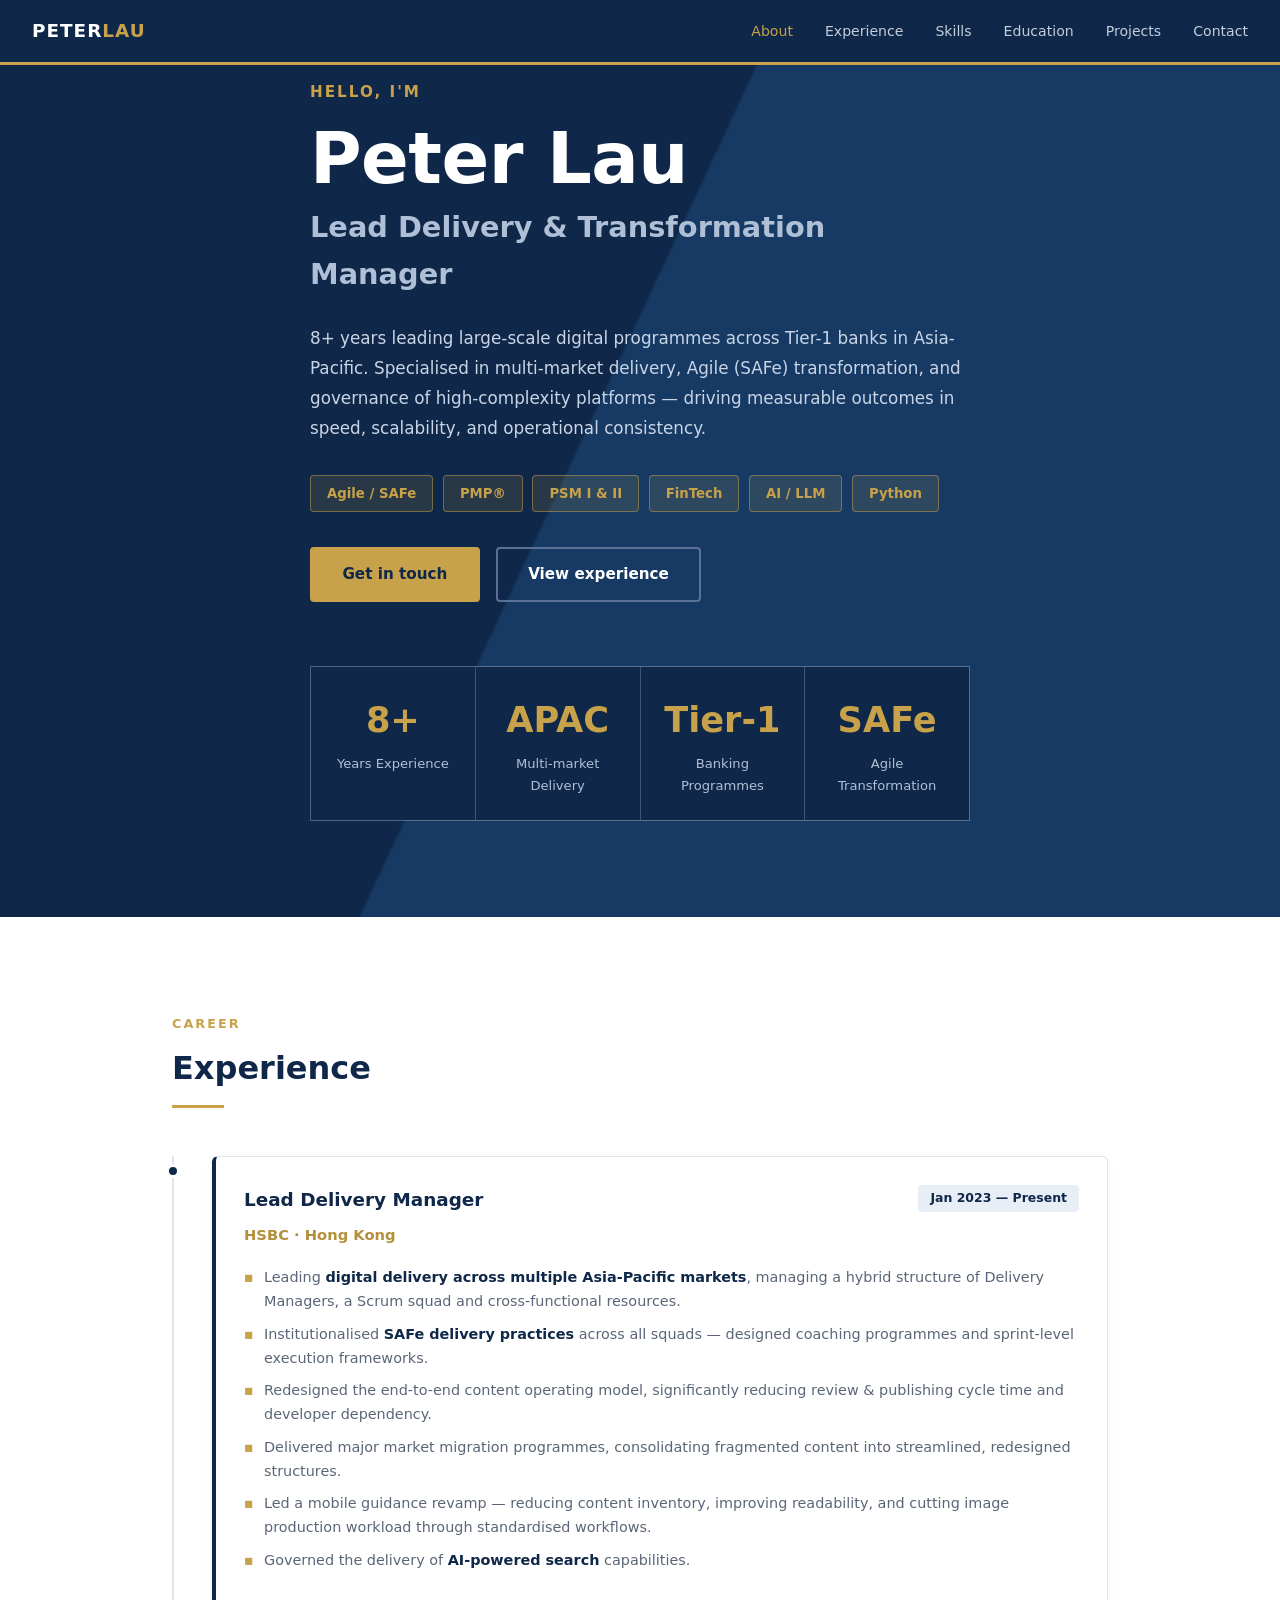
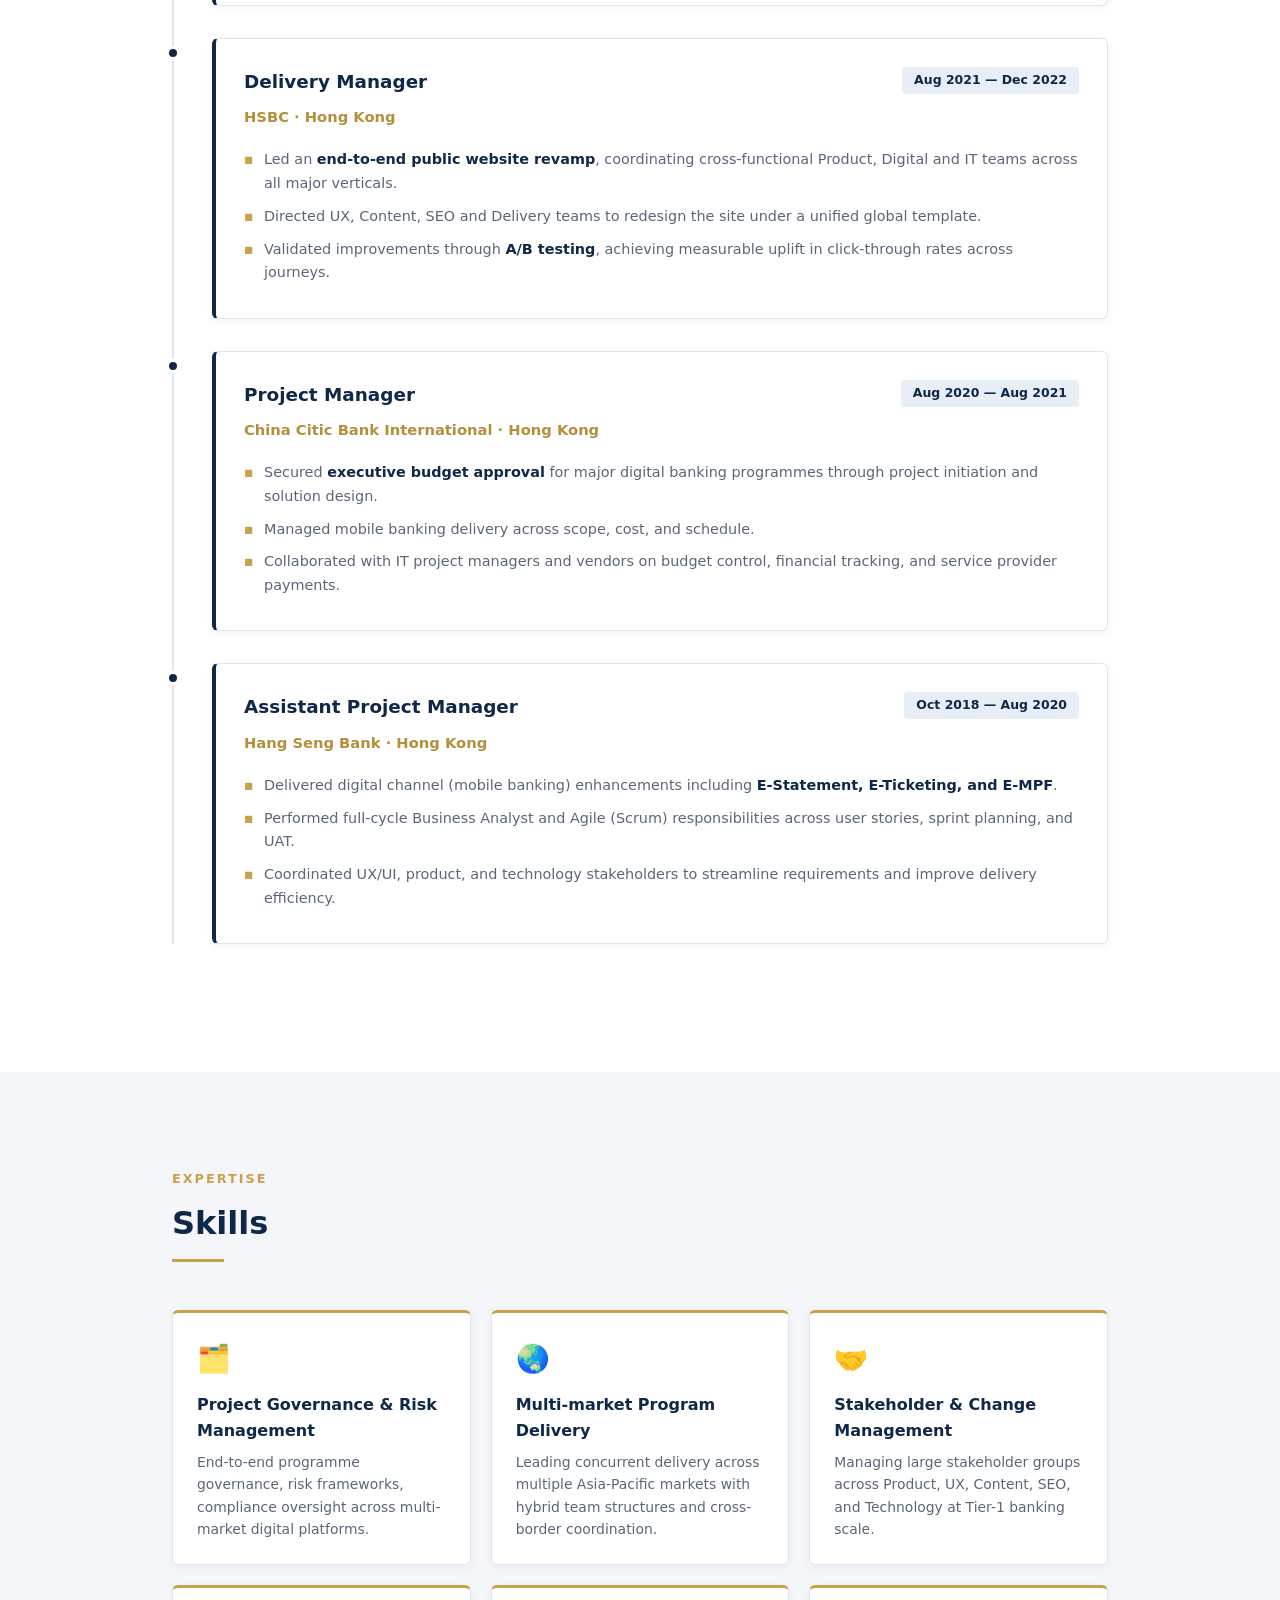
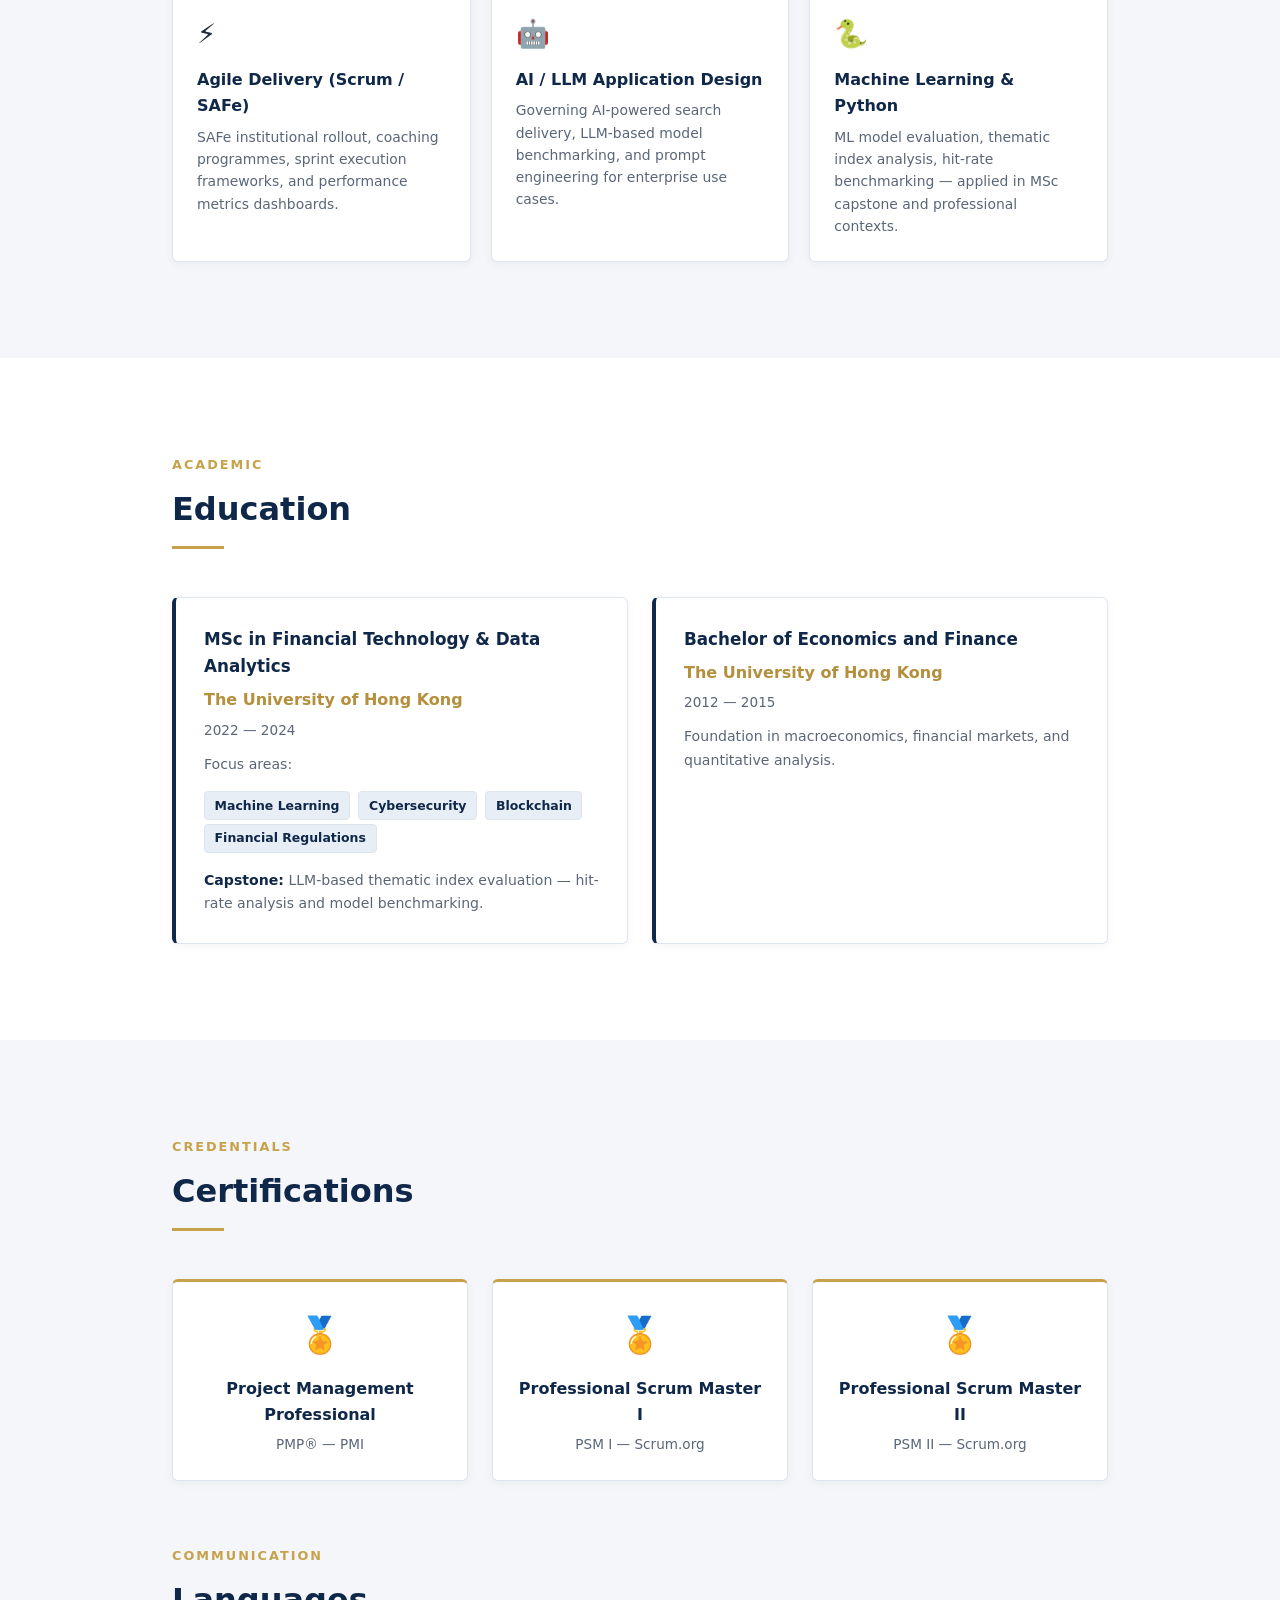
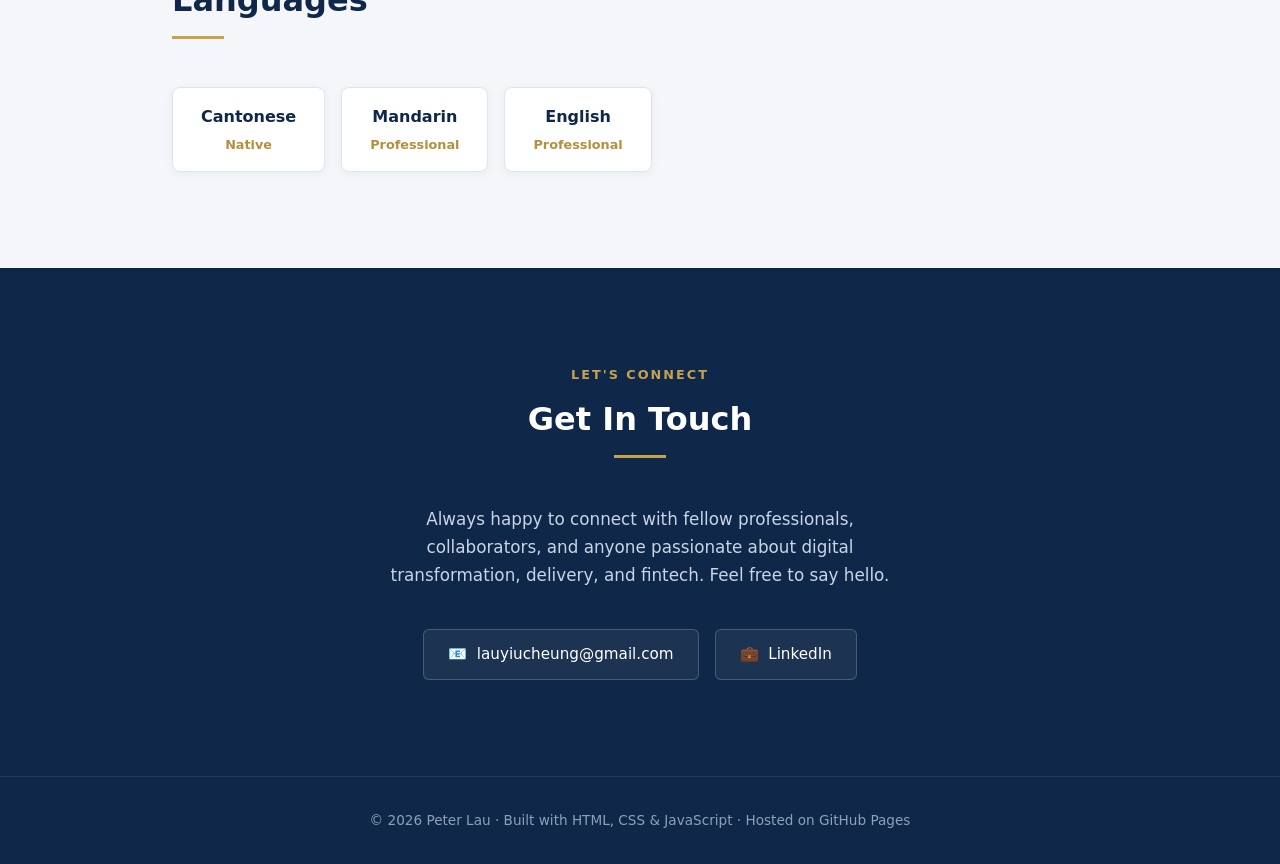
<file: index.html>
<!DOCTYPE html>
<html lang="en">
<head>
  <meta charset="UTF-8" />
  <meta name="viewport" content="width=device-width, initial-scale=1.0" />
  <title>Peter Lau — Lead Delivery & Transformation Manager</title>
  <style>
    :root {
      --bg: #ffffff;
      --bg-alt: #f4f6f9;
      --navy: #0f2748;
      --navy-2: #163a63;
      --navy-soft: #e8eef6;
      --ink: #1f2a3a;
      --ink-soft: #5a6678;
      --line: #dfe5ee;
      --accent: #c8a24a;
      --accent-dark: #b48f3c;
      --card: #ffffff;
    }

    * { margin: 0; padding: 0; box-sizing: border-box; }

    html { scroll-behavior: smooth; }

    body {
      font-family: 'Segoe UI', system-ui, -apple-system, sans-serif;
      background: var(--bg);
      color: var(--ink);
      line-height: 1.65;
    }

    /* NAV */
    nav {
      position: fixed; top: 0; width: 100%; z-index: 100;
      background: var(--navy);
      border-bottom: 3px solid var(--accent);
      padding: 1rem 2rem;
      display: flex; justify-content: space-between; align-items: center;
    }
    .nav-logo {
      font-size: 1.15rem; font-weight: 800; color: #fff;
      letter-spacing: 1px;
    }
    .nav-logo span { color: var(--accent); }
    .nav-links { display: flex; gap: 2rem; list-style: none; }
    .nav-links a {
      color: #c3cede; text-decoration: none; font-size: 0.88rem; font-weight: 500;
      transition: color 0.2s;
    }
    .nav-links a:hover, .nav-links a.active { color: var(--accent); }

    /* SECTIONS */
    section { padding: 6rem 0; }
    .container { max-width: 1000px; margin: 0 auto; padding: 0 2rem; }

    .section-label {
      color: var(--accent); font-size: 0.8rem; font-weight: 700;
      letter-spacing: 2px; text-transform: uppercase; margin-bottom: 0.5rem;
    }
    .section-title {
      font-size: 2rem; font-weight: 800; color: var(--navy);
      margin-bottom: 3rem;
    }
    .section-title::after {
      content: ''; display: block; width: 52px; height: 3px;
      background: var(--accent); margin-top: 0.6rem;
    }

    /* HERO */
    #about {
      min-height: 100vh;
      display: flex; align-items: center;
      padding-top: 5rem;
      background: linear-gradient(115deg, var(--navy) 0%, var(--navy) 46%, var(--navy-2) 46.2%, var(--navy-2) 100%);
      position: relative; overflow: hidden;
    }
    #about .container { position: relative; z-index: 2; }
    .hero-inner { max-width: 660px; }
    .hero-greeting {
      color: var(--accent); font-size: 0.95rem; font-weight: 600;
      letter-spacing: 2px; text-transform: uppercase; margin-bottom: 1rem;
    }
    .hero-name {
      font-size: clamp(2.6rem, 6vw, 4.4rem);
      font-weight: 800; color: #fff;
      line-height: 1.08; margin-bottom: 0.4rem; letter-spacing: -0.5px;
    }
    .hero-title {
      font-size: clamp(1.15rem, 3vw, 1.8rem);
      font-weight: 600; color: #aebfd6;
      margin-bottom: 1.5rem;
    }
    .hero-summary {
      color: #c9d5e6;
      font-size: 1.05rem; line-height: 1.8; margin-bottom: 2rem;
    }
    .hero-tags {
      display: flex; flex-wrap: wrap; gap: 0.6rem; margin-bottom: 2.2rem;
    }
    .tag {
      background: rgba(200,162,74,0.14); border: 1px solid rgba(200,162,74,0.5);
      color: var(--accent); padding: 0.4rem 1rem;
      border-radius: 4px; font-size: 0.83rem; font-weight: 600;
    }
    .hero-cta { display: flex; gap: 1rem; flex-wrap: wrap; }
    .btn {
      padding: 0.8rem 1.9rem; border-radius: 4px;
      font-size: 0.95rem; font-weight: 600; cursor: pointer;
      text-decoration: none; transition: all 0.2s; display: inline-block;
    }
    .btn-primary {
      background: var(--accent); border: 2px solid var(--accent);
      color: var(--navy);
    }
    .btn-primary:hover { background: var(--accent-dark); border-color: var(--accent-dark); }
    .btn-secondary {
      background: transparent; border: 2px solid #5a7196;
      color: #fff;
    }
    .btn-secondary:hover { border-color: var(--accent); color: var(--accent); }

    /* STATS */
    .stats-grid {
      display: grid; grid-template-columns: repeat(auto-fit, minmax(160px, 1fr));
      gap: 1px; margin-top: 4rem;
      background: rgba(255,255,255,0.15); border: 1px solid rgba(255,255,255,0.15);
    }
    .stat { text-align: center; background: var(--navy); padding: 1.5rem 1rem; }
    .stat-number {
      font-size: 2.2rem; font-weight: 800; color: var(--accent);
    }
    .stat-label { color: #aebfd6; font-size: 0.82rem; margin-top: 0.25rem; }

    /* EXPERIENCE */
    #experience { background: var(--bg); }
    .timeline { position: relative; }
    .timeline::before {
      content: ''; position: absolute; left: 0; top: 0;
      width: 2px; height: 100%; background: var(--line);
    }
    .timeline-item {
      position: relative; padding-left: 2.5rem; margin-bottom: 2rem;
      opacity: 0; transform: translateY(20px);
      transition: opacity 0.5s, transform 0.5s;
    }
    .timeline-item.visible { opacity: 1; transform: translateY(0); }
    .timeline-dot {
      position: absolute; left: -6px; top: 8px;
      width: 14px; height: 14px; border-radius: 50%;
      background: var(--navy); border: 3px solid var(--bg);
    }
    .timeline-card {
      background: var(--card); border: 1px solid var(--line);
      border-left: 4px solid var(--navy);
      border-radius: 6px; padding: 1.75rem;
      box-shadow: 0 2px 10px rgba(15,39,72,0.05);
      transition: box-shadow 0.2s, transform 0.2s, border-left-color 0.2s;
    }
    .timeline-card:hover {
      box-shadow: 0 10px 28px rgba(15,39,72,0.12);
      transform: translateY(-2px); border-left-color: var(--accent);
    }
    .timeline-header {
      display: flex; justify-content: space-between;
      align-items: flex-start; flex-wrap: wrap; gap: 0.5rem;
      margin-bottom: 0.5rem;
    }
    .timeline-role { font-size: 1.15rem; font-weight: 700; color: var(--navy); }
    .timeline-period {
      background: var(--navy-soft); color: var(--navy);
      padding: 0.2rem 0.75rem; border-radius: 4px;
      font-size: 0.78rem; font-weight: 600; white-space: nowrap;
    }
    .timeline-company {
      color: var(--accent-dark); font-weight: 700; font-size: 0.92rem;
      margin-bottom: 0.9rem;
    }
    .timeline-highlights { list-style: none; }
    .timeline-highlights li {
      color: var(--ink-soft); font-size: 0.9rem; padding: 0.28rem 0;
      padding-left: 1.25rem; position: relative;
    }
    .timeline-highlights li::before {
      content: '▪'; position: absolute; left: 0; color: var(--accent);
    }
    .highlight-bold { color: var(--navy); font-weight: 700; }

    /* SKILLS */
    #skills { background: var(--bg-alt); }
    .skills-grid {
      display: grid; grid-template-columns: repeat(auto-fit, minmax(280px, 1fr));
      gap: 1.25rem;
    }
    .skill-card {
      background: var(--card); border: 1px solid var(--line);
      border-top: 3px solid var(--accent);
      border-radius: 6px; padding: 1.5rem;
      box-shadow: 0 2px 10px rgba(15,39,72,0.05);
      transition: transform 0.2s, box-shadow 0.2s;
    }
    .skill-card:hover { transform: translateY(-3px); box-shadow: 0 10px 28px rgba(15,39,72,0.12); }
    .skill-icon { font-size: 1.7rem; margin-bottom: 0.6rem; }
    .skill-name { font-weight: 700; color: var(--navy); margin-bottom: 0.4rem; }
    .skill-desc { color: var(--ink-soft); font-size: 0.87rem; line-height: 1.6; }

    /* EDUCATION */
    #education { background: var(--bg); }
    .edu-grid {
      display: grid; grid-template-columns: repeat(auto-fit, minmax(300px, 1fr));
      gap: 1.5rem;
    }
    .edu-card {
      background: var(--card); border: 1px solid var(--line);
      border-left: 4px solid var(--navy);
      border-radius: 6px; padding: 1.75rem;
      box-shadow: 0 2px 10px rgba(15,39,72,0.05);
      transition: box-shadow 0.2s, transform 0.2s;
    }
    .edu-card:hover { box-shadow: 0 10px 28px rgba(15,39,72,0.12); transform: translateY(-2px); }
    .edu-degree { font-size: 1.05rem; font-weight: 700; color: var(--navy); margin-bottom: 0.4rem; }
    .edu-school { color: var(--accent-dark); font-weight: 700; margin-bottom: 0.3rem; }
    .edu-period { color: var(--ink-soft); font-size: 0.85rem; margin-bottom: 0.75rem; }
    .edu-detail { color: var(--ink-soft); font-size: 0.88rem; }
    .edu-tag {
      display: inline-block; background: var(--navy-soft);
      border: 1px solid var(--line);
      color: var(--navy); padding: 0.2rem 0.6rem;
      border-radius: 4px; font-size: 0.78rem; margin: 0.2rem 0.2rem 0 0; font-weight: 600;
    }

    /* CERTIFICATIONS */
    #certifications { background: var(--bg-alt); }
    .cert-grid {
      display: grid; grid-template-columns: repeat(auto-fit, minmax(250px, 1fr));
      gap: 1.5rem;
    }
    .cert-card {
      background: var(--card); border: 1px solid var(--line);
      border-top: 3px solid var(--accent);
      border-radius: 6px; padding: 1.5rem; text-align: center;
      box-shadow: 0 2px 10px rgba(15,39,72,0.05);
      transition: box-shadow 0.2s, transform 0.2s;
    }
    .cert-card:hover { box-shadow: 0 10px 28px rgba(15,39,72,0.12); transform: translateY(-4px); }
    .cert-icon { font-size: 2.2rem; margin-bottom: 0.75rem; }
    .cert-name { font-weight: 700; color: var(--navy); font-size: 1rem; }
    .cert-body { color: var(--ink-soft); font-size: 0.85rem; margin-top: 0.3rem; }

    /* LANGUAGES */
    .lang-grid {
      display: flex; gap: 1rem; flex-wrap: wrap; margin-top: 2rem;
    }
    .lang-card {
      background: var(--card); border: 1px solid var(--line);
      border-radius: 8px; padding: 1rem 1.75rem; text-align: center;
      min-width: 130px; box-shadow: 0 2px 10px rgba(15,39,72,0.05);
    }
    .lang-name { color: var(--navy); font-weight: 700; }
    .lang-level { color: var(--accent-dark); font-size: 0.8rem; margin-top: 0.2rem; font-weight: 600; }

    /* CONTACT */
    #contact { background: var(--navy); text-align: center; }
    #contact .section-label { color: var(--accent); }
    #contact .section-title { color: #fff; }
    #contact .section-title::after { margin-left: auto; margin-right: auto; }
    .contact-intro {
      color: #c9d5e6; font-size: 1.05rem; max-width: 520px;
      margin: 0 auto 2.5rem;
    }
    .contact-links {
      display: flex; gap: 1rem; justify-content: center; flex-wrap: wrap;
    }
    .contact-item {
      display: flex; align-items: center; gap: 0.6rem;
      background: rgba(255,255,255,0.06); border: 1px solid rgba(255,255,255,0.2);
      color: #fff; text-decoration: none;
      padding: 0.75rem 1.5rem; border-radius: 6px;
      font-size: 0.95rem; font-weight: 500; transition: all 0.2s;
    }
    .contact-item:hover { border-color: var(--accent); color: var(--accent); }

    /* FOOTER */
    footer {
      text-align: center; padding: 2rem;
      background: var(--navy); border-top: 1px solid rgba(255,255,255,0.1);
      color: #8ea0bb; font-size: 0.85rem;
    }

    /* MOBILE */
    @media (max-width: 640px) {
      nav { padding: 1rem; }
      .nav-links { gap: 1rem; }
      .nav-links a { font-size: 0.8rem; }
      #about { background: var(--navy); }
      .timeline::before { display: none; }
      .timeline-item { padding-left: 0; }
      .timeline-dot { display: none; }
      .timeline-header { flex-direction: column; }
    }

    /* SCROLL ANIMATIONS */
    .fade-in {
      opacity: 0; transform: translateY(20px);
      transition: opacity 0.6s, transform 0.6s;
    }
    .fade-in.visible { opacity: 1; transform: translateY(0); }
  </style>
</head>
<body>

<!-- NAV -->
<nav>
  <div class="nav-logo">PETER<span>LAU</span></div>
  <ul class="nav-links">
    <li><a href="#about">About</a></li>
    <li><a href="#experience">Experience</a></li>
    <li><a href="#skills">Skills</a></li>
    <li><a href="#education">Education</a></li>
    <li><a href="/projects/">Projects</a></li>
    <li><a href="#contact">Contact</a></li>
  </ul>
</nav>

<!-- HERO -->
<section id="about">
  <div class="container">
    <div class="hero-inner">
      <p class="hero-greeting">Hello, I'm</p>
      <h1 class="hero-name">Peter Lau</h1>
      <h2 class="hero-title">Lead Delivery & Transformation Manager</h2>
      <p class="hero-summary">
        8+ years leading large-scale digital programmes across Tier-1 banks in Asia-Pacific.
        Specialised in multi-market delivery, Agile (SAFe) transformation, and governance of
        high-complexity platforms — driving measurable outcomes in speed, scalability, and
        operational consistency.
      </p>
      <div class="hero-tags">
        <span class="tag">Agile / SAFe</span>
        <span class="tag">PMP®</span>
        <span class="tag">PSM I & II</span>
        <span class="tag">FinTech</span>
        <span class="tag">AI / LLM</span>
        <span class="tag">Python</span>
      </div>
      <div class="hero-cta">
        <a href="#contact" class="btn btn-primary">Get in touch</a>
        <a href="#experience" class="btn btn-secondary">View experience</a>
      </div>
    </div>

    <div class="stats-grid">
      <div class="stat">
        <div class="stat-number">8+</div>
        <div class="stat-label">Years Experience</div>
      </div>
      <div class="stat">
        <div class="stat-number">APAC</div>
        <div class="stat-label">Multi-market Delivery</div>
      </div>
      <div class="stat">
        <div class="stat-number">Tier-1</div>
        <div class="stat-label">Banking Programmes</div>
      </div>
      <div class="stat">
        <div class="stat-number">SAFe</div>
        <div class="stat-label">Agile Transformation</div>
      </div>
    </div>
  </div>
</section>

<!-- EXPERIENCE -->
<section id="experience">
  <div class="container">
    <p class="section-label">Career</p>
    <h2 class="section-title">Experience</h2>
    <div class="timeline">

      <div class="timeline-item">
        <div class="timeline-dot"></div>
        <div class="timeline-card">
          <div class="timeline-header">
            <span class="timeline-role">Lead Delivery Manager</span>
            <span class="timeline-period">Jan 2023 — Present</span>
          </div>
          <div class="timeline-company">HSBC · Hong Kong</div>
          <ul class="timeline-highlights">
            <li>Leading <span class="highlight-bold">digital delivery across multiple Asia-Pacific markets</span>, managing a hybrid structure of Delivery Managers, a Scrum squad and cross-functional resources.</li>
            <li>Institutionalised <span class="highlight-bold">SAFe delivery practices</span> across all squads — designed coaching programmes and sprint-level execution frameworks.</li>
            <li>Redesigned the end-to-end content operating model, significantly reducing review & publishing cycle time and developer dependency.</li>
            <li>Delivered major market migration programmes, consolidating fragmented content into streamlined, redesigned structures.</li>
            <li>Led a mobile guidance revamp — reducing content inventory, improving readability, and cutting image production workload through standardised workflows.</li>
            <li>Governed the delivery of <span class="highlight-bold">AI-powered search</span> capabilities.</li>
          </ul>
        </div>
      </div>

      <div class="timeline-item">
        <div class="timeline-dot"></div>
        <div class="timeline-card">
          <div class="timeline-header">
            <span class="timeline-role">Delivery Manager</span>
            <span class="timeline-period">Aug 2021 — Dec 2022</span>
          </div>
          <div class="timeline-company">HSBC · Hong Kong</div>
          <ul class="timeline-highlights">
            <li>Led an <span class="highlight-bold">end-to-end public website revamp</span>, coordinating cross-functional Product, Digital and IT teams across all major verticals.</li>
            <li>Directed UX, Content, SEO and Delivery teams to redesign the site under a unified global template.</li>
            <li>Validated improvements through <span class="highlight-bold">A/B testing</span>, achieving measurable uplift in click-through rates across journeys.</li>
          </ul>
        </div>
      </div>

      <div class="timeline-item">
        <div class="timeline-dot"></div>
        <div class="timeline-card">
          <div class="timeline-header">
            <span class="timeline-role">Project Manager</span>
            <span class="timeline-period">Aug 2020 — Aug 2021</span>
          </div>
          <div class="timeline-company">China Citic Bank International · Hong Kong</div>
          <ul class="timeline-highlights">
            <li>Secured <span class="highlight-bold">executive budget approval</span> for major digital banking programmes through project initiation and solution design.</li>
            <li>Managed mobile banking delivery across scope, cost, and schedule.</li>
            <li>Collaborated with IT project managers and vendors on budget control, financial tracking, and service provider payments.</li>
          </ul>
        </div>
      </div>

      <div class="timeline-item">
        <div class="timeline-dot"></div>
        <div class="timeline-card">
          <div class="timeline-header">
            <span class="timeline-role">Assistant Project Manager</span>
            <span class="timeline-period">Oct 2018 — Aug 2020</span>
          </div>
          <div class="timeline-company">Hang Seng Bank · Hong Kong</div>
          <ul class="timeline-highlights">
            <li>Delivered digital channel (mobile banking) enhancements including <span class="highlight-bold">E-Statement, E-Ticketing, and E-MPF</span>.</li>
            <li>Performed full-cycle Business Analyst and Agile (Scrum) responsibilities across user stories, sprint planning, and UAT.</li>
            <li>Coordinated UX/UI, product, and technology stakeholders to streamline requirements and improve delivery efficiency.</li>
          </ul>
        </div>
      </div>

    </div>
  </div>
</section>

<!-- SKILLS -->
<section id="skills">
  <div class="container">
    <p class="section-label">Expertise</p>
    <h2 class="section-title">Skills</h2>
    <div class="skills-grid">
      <div class="skill-card fade-in">
        <div class="skill-icon">🗂️</div>
        <div class="skill-name">Project Governance & Risk Management</div>
        <div class="skill-desc">End-to-end programme governance, risk frameworks, compliance oversight across multi-market digital platforms.</div>
      </div>
      <div class="skill-card fade-in">
        <div class="skill-icon">🌏</div>
        <div class="skill-name">Multi-market Program Delivery</div>
        <div class="skill-desc">Leading concurrent delivery across multiple Asia-Pacific markets with hybrid team structures and cross-border coordination.</div>
      </div>
      <div class="skill-card fade-in">
        <div class="skill-icon">🤝</div>
        <div class="skill-name">Stakeholder & Change Management</div>
        <div class="skill-desc">Managing large stakeholder groups across Product, UX, Content, SEO, and Technology at Tier-1 banking scale.</div>
      </div>
      <div class="skill-card fade-in">
        <div class="skill-icon">⚡</div>
        <div class="skill-name">Agile Delivery (Scrum / SAFe)</div>
        <div class="skill-desc">SAFe institutional rollout, coaching programmes, sprint execution frameworks, and performance metrics dashboards.</div>
      </div>
      <div class="skill-card fade-in">
        <div class="skill-icon">🤖</div>
        <div class="skill-name">AI / LLM Application Design</div>
        <div class="skill-desc">Governing AI-powered search delivery, LLM-based model benchmarking, and prompt engineering for enterprise use cases.</div>
      </div>
      <div class="skill-card fade-in">
        <div class="skill-icon">🐍</div>
        <div class="skill-name">Machine Learning & Python</div>
        <div class="skill-desc">ML model evaluation, thematic index analysis, hit-rate benchmarking — applied in MSc capstone and professional contexts.</div>
      </div>
    </div>
  </div>
</section>

<!-- EDUCATION -->
<section id="education">
  <div class="container">
    <p class="section-label">Academic</p>
    <h2 class="section-title">Education</h2>
    <div class="edu-grid">
      <div class="edu-card fade-in">
        <div class="edu-degree">MSc in Financial Technology & Data Analytics</div>
        <div class="edu-school">The University of Hong Kong</div>
        <div class="edu-period">2022 — 2024</div>
        <div class="edu-detail" style="margin-bottom:0.75rem">
          Focus areas:
        </div>
        <div>
          <span class="edu-tag">Machine Learning</span>
          <span class="edu-tag">Cybersecurity</span>
          <span class="edu-tag">Blockchain</span>
          <span class="edu-tag">Financial Regulations</span>
        </div>
        <div class="edu-detail" style="margin-top:1rem">
          <strong style="color:var(--navy)">Capstone:</strong> LLM-based thematic index evaluation — hit-rate analysis and model benchmarking.
        </div>
      </div>
      <div class="edu-card fade-in">
        <div class="edu-degree">Bachelor of Economics and Finance</div>
        <div class="edu-school">The University of Hong Kong</div>
        <div class="edu-period">2012 — 2015</div>
        <div class="edu-detail">
          Foundation in macroeconomics, financial markets, and quantitative analysis.
        </div>
      </div>
    </div>
  </div>
</section>

<!-- CERTIFICATIONS -->
<section id="certifications">
  <div class="container">
    <p class="section-label">Credentials</p>
    <h2 class="section-title">Certifications</h2>
    <div class="cert-grid">
      <div class="cert-card fade-in">
        <div class="cert-icon">🏅</div>
        <div class="cert-name">Project Management Professional</div>
        <div class="cert-body">PMP® — PMI</div>
      </div>
      <div class="cert-card fade-in">
        <div class="cert-icon">🏅</div>
        <div class="cert-name">Professional Scrum Master I</div>
        <div class="cert-body">PSM I — Scrum.org</div>
      </div>
      <div class="cert-card fade-in">
        <div class="cert-icon">🏅</div>
        <div class="cert-name">Professional Scrum Master II</div>
        <div class="cert-body">PSM II — Scrum.org</div>
      </div>
    </div>

    <!-- Languages -->
    <p class="section-label" style="margin-top:4rem">Communication</p>
    <h2 class="section-title">Languages</h2>
    <div class="lang-grid">
      <div class="lang-card">
        <div class="lang-name">Cantonese</div>
        <div class="lang-level">Native</div>
      </div>
      <div class="lang-card">
        <div class="lang-name">Mandarin</div>
        <div class="lang-level">Professional</div>
      </div>
      <div class="lang-card">
        <div class="lang-name">English</div>
        <div class="lang-level">Professional</div>
      </div>
    </div>
  </div>
</section>

<!-- CONTACT -->
<section id="contact">
  <div class="container">
    <p class="section-label">Let's Connect</p>
    <h2 class="section-title" style="text-align:center">Get In Touch</h2>
    <p class="contact-intro">
      Always happy to connect with fellow professionals, collaborators, and anyone passionate about digital transformation, delivery, and fintech. Feel free to say hello.
    </p>
    <div class="contact-links">
      <a href="mailto:lauyiucheung@gmail.com" class="contact-item">
        <span>📧</span> lauyiucheung@gmail.com
      </a>
      <a href="https://linkedin.com/in/peter-lau-1a276baa" target="_blank" class="contact-item">
        <span>💼</span> LinkedIn
      </a>
    </div>
  </div>
</section>

<footer>
  <p>© 2026 Peter Lau · Built with HTML, CSS & JavaScript · Hosted on GitHub Pages</p>
</footer>

<script>
  // Scroll animations
  const observer = new IntersectionObserver((entries) => {
    entries.forEach(entry => {
      if (entry.isIntersecting) {
        entry.target.classList.add('visible');
      }
    });
  }, { threshold: 0.1 });

  document.querySelectorAll('.timeline-item, .fade-in').forEach(el => {
    observer.observe(el);
  });

  // Active nav highlight
  const sections = document.querySelectorAll('section[id]');
  const navLinks = document.querySelectorAll('.nav-links a');

  window.addEventListener('scroll', () => {
    let current = '';
    sections.forEach(section => {
      if (window.scrollY >= section.offsetTop - 120) {
        current = section.getAttribute('id');
      }
    });
    navLinks.forEach(link => {
      link.classList.toggle('active', link.getAttribute('href') === '#' + current);
    });
  });
</script>
</body>
</html>
</file>
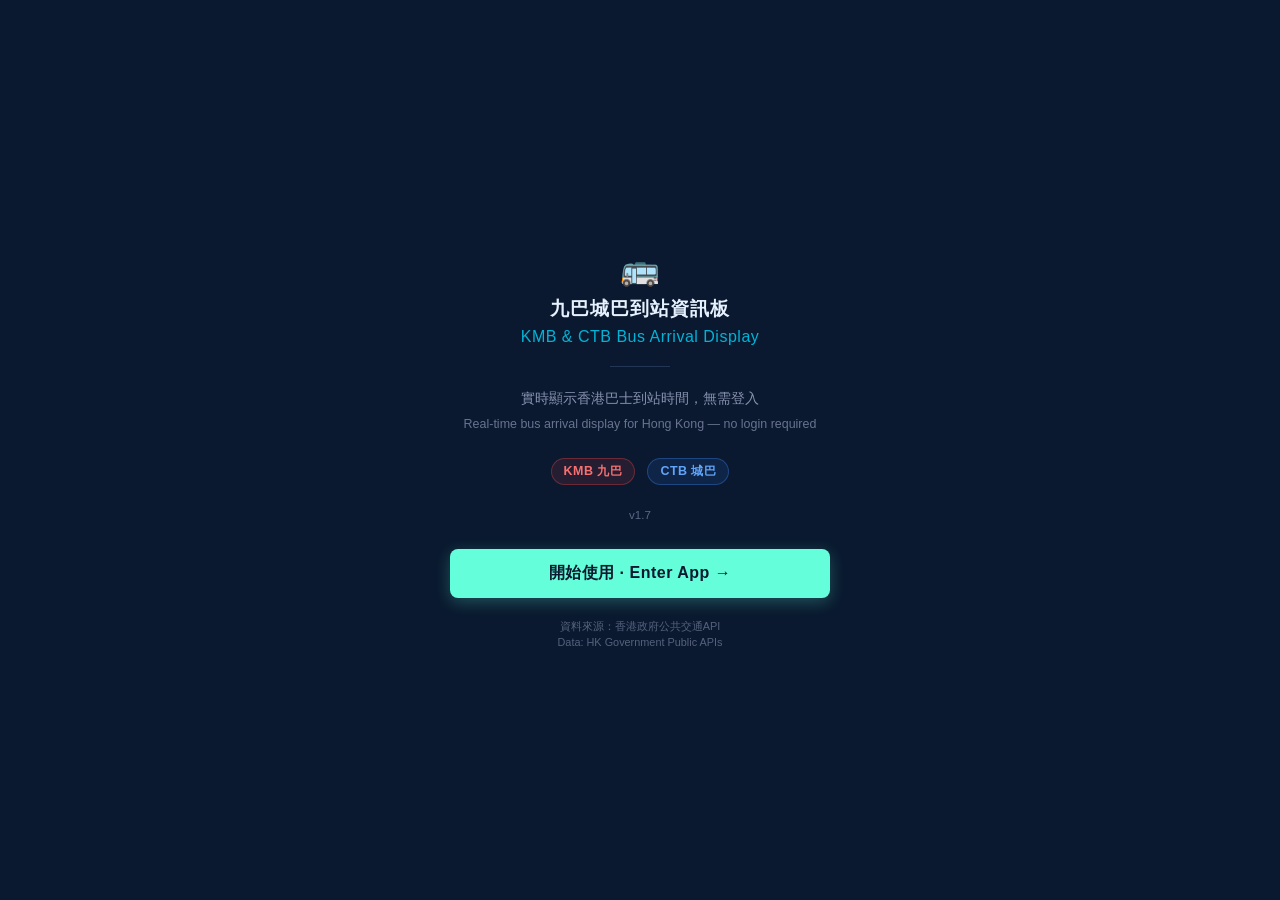
<file: kmb-bus-display/index.html>
<!DOCTYPE html>
<html lang="zh-HK">
<head>
<meta charset="UTF-8">
<meta name="viewport" content="width=device-width, initial-scale=1.0, viewport-fit=cover, user-scalable=no">
<title>九巴城巴到站資訊板</title>
<meta name="description" content="實時顯示香港九巴、城巴到站時間 — 免登入。Real-time KMB & CTB bus arrival display for Hong Kong.">
<!-- PWA -->
<meta name="theme-color" content="#0a192f">
<meta name="mobile-web-app-capable" content="yes">
<meta name="apple-mobile-web-app-capable" content="yes">
<meta name="apple-mobile-web-app-status-bar-style" content="black-translucent">
<meta name="apple-mobile-web-app-title" content="巴士到站">
<link rel="manifest" href="manifest.json">
<link rel="icon" type="image/svg+xml" href="icon.svg">
<link rel="apple-touch-icon" href="icon.svg">
<style>
  *, *::before, *::after { box-sizing: border-box; margin: 0; padding: 0; }

  :root {
    --bg: #0a192f;
    --primary: #ef4444;
    --primary-dim: rgba(239,68,68,0.1);
    --primary-border: rgba(239,68,68,0.3);
    --green: #64ffda;
    --green-bg: rgba(100,255,218,0.08);
    --green-border: rgba(100,255,218,0.25);
    --orange: #fb923c;
    --orange-bg: rgba(251,146,60,0.08);
    --orange-border: rgba(251,146,60,0.25);
    --red: #ef4444;
    --red-bg: rgba(239,68,68,0.08);
    --red-border: rgba(239,68,68,0.25);
    --card-bg: #112240;
    --border: #233554;
    --text: #ccd6f6;
    --muted: #8892b0;
    --btn-bg: #1e3a5f;
    --btn-active: #233554;
    --header-bg: #0d1b2e;
    --shadow: 0 1px 6px rgba(0,0,0,0.4);
  }

  html, body {
    height: 100%;
    background: var(--bg);
    color: var(--text);
    font-family: 'PingFang TC', 'Microsoft JhengHei', 'Noto Sans TC', sans-serif;
    overflow: hidden;
    touch-action: manipulation;
  }

  /* ── Screens ── */
  .screen { display: none; flex-direction: column; height: 100vh; height: 100dvh; overflow: hidden; }
  .screen.active { display: flex; }

  /* ════════════════════════════════════════
     SCREEN 0 — INTRO
  ════════════════════════════════════════ */
  #intro-screen {
    background: var(--bg);
    align-items: center;
    justify-content: center;
    padding: 2rem;
    gap: 0;
  }

  .intro-inner {
    display: flex;
    flex-direction: column;
    align-items: center;
    gap: 0;
    width: 100%;
    max-width: 380px;
    text-align: center;
  }

  .intro-emoji {
    font-size: 3rem;
    margin-bottom: 1rem;
    display: block;
  }

  .intro-title-tc {
    font-size: 1.6rem;
    font-weight: 700;
    color: #e6f1ff;
    margin-bottom: 0.4rem;
    letter-spacing: 1px;
  }

  .intro-title-en {
    font-size: 1rem;
    color: #00b4d8;
    font-weight: 500;
    margin-bottom: 1.25rem;
    letter-spacing: 0.5px;
  }

  .intro-divider {
    width: 60px;
    height: 1px;
    background: var(--border);
    margin: 0 auto 1.25rem;
  }

  .intro-desc-tc {
    font-size: 0.9rem;
    color: var(--muted);
    margin-bottom: 0.3rem;
    line-height: 1.6;
  }

  .intro-desc-en {
    font-size: 0.78rem;
    color: var(--muted);
    opacity: 0.75;
    margin-bottom: 1.5rem;
    line-height: 1.5;
  }

  .intro-badges {
    display: flex;
    gap: 0.75rem;
    justify-content: center;
    margin-bottom: 1.5rem;
  }

  .intro-badge {
    font-size: 0.78rem;
    font-weight: 700;
    padding: 4px 12px;
    border-radius: 50px;
    letter-spacing: 0.5px;
  }

  .intro-badge-kmb {
    background: rgba(239,68,68,0.12);
    color: #f87171;
    border: 1px solid rgba(239,68,68,0.35);
  }

  .intro-badge-ctb {
    background: rgba(59,130,246,0.12);
    color: #60a5fa;
    border: 1px solid rgba(59,130,246,0.35);
  }

  .intro-version {
    font-size: 0.72rem;
    color: var(--muted);
    margin-bottom: 1.75rem;
    opacity: 0.65;
  }

  #btn-enter-app {
    width: 100%;
    background: #64ffda;
    border: none;
    color: #0a192f;
    font-family: inherit;
    font-size: 1rem;
    font-weight: 700;
    padding: 14px;
    border-radius: 8px;
    cursor: pointer;
    touch-action: manipulation;
    letter-spacing: 0.5px;
    box-shadow: 0 4px 16px rgba(100,255,218,0.25);
    transition: opacity 0.2s;
    -webkit-tap-highlight-color: transparent;
  }

  #btn-enter-app:active { opacity: 0.85; }

  .intro-footer {
    font-size: 0.68rem;
    color: var(--muted);
    opacity: 0.6;
    margin-top: 1.25rem;
    line-height: 1.5;
  }

  /* ════════════════════════════════════════
     SCREEN 1 — SELECTION
  ════════════════════════════════════════ */
  #sel-screen { padding: 12px; padding-top: calc(12px + env(safe-area-inset-top, 0px)); gap: 10px; }

  .sel-header {
    display: flex;
    align-items: center;
    justify-content: space-between;
    flex: 0 0 auto;
  }

  .sel-header h1 {
    font-size: 1rem;
    color: var(--primary);
    font-weight: 700;
    letter-spacing: 1px;
  }

  .sel-header-btns { display: flex; align-items: center; gap: 8px; }

  #btn-goto-nearby {
    font-size: 1.05rem;
    padding: 5px 10px;
    background: none;
    color: var(--text);
    border: 1px solid var(--primary-border);
    border-radius: 6px;
    cursor: pointer;
    font-family: inherit;
    touch-action: manipulation;
    line-height: 1;
  }
  #btn-goto-nearby:active { background: var(--btn-active); }

  #btn-board-nearby {
    background: none;
    border: 1px solid var(--primary-border);
    color: var(--text);
    border-radius: 6px;
    padding: 4px 8px;
    font-size: 0.95rem;
    cursor: pointer;
    font-family: inherit;
    line-height: 1;
    touch-action: manipulation;
  }
  #btn-board-nearby:active { background: var(--btn-active); }

  #btn-goto-board {
    font-size: 0.8rem;
    padding: 7px 16px;
    background: var(--primary);
    color: #fff;
    border: none;
    border-radius: 6px;
    cursor: pointer;
    font-family: inherit;
    font-weight: 600;
    touch-action: manipulation;
    box-shadow: var(--shadow);
  }

  /* Typed route display */
  .sel-input-area {
    flex: 0 0 auto;
    background: var(--card-bg);
    border: 2px solid var(--primary-border);
    border-radius: 10px;
    padding: 12px 16px;
    min-height: 56px;
    display: flex;
    align-items: center;
    justify-content: space-between;
    gap: 10px;
    box-shadow: var(--shadow);
  }

  #typed-display {
    font-size: 2rem;
    letter-spacing: 4px;
    color: var(--primary);
    font-weight: 700;
    min-width: 80px;
  }

  #valid-badge {
    font-size: 0.78rem;
    color: var(--green);
    font-weight: 600;
  }

  /* Route match list */
  #route-matches {
    flex: 1 1 0;
    overflow-y: auto;
    min-height: 0;
    display: flex;
    flex-direction: column;
    background: var(--card-bg);
    border-radius: 10px;
    border: 1px solid var(--border);
    box-shadow: var(--shadow);
    overflow-x: hidden;
  }

  .rli-loading {
    color: var(--muted);
    font-size: 0.8rem;
    padding: 16px;
    text-align: center;
  }

  .rli {
    display: flex;
    align-items: center;
    padding: 10px 14px;
    border-bottom: 1px solid var(--border);
    cursor: pointer;
    touch-action: manipulation;
    -webkit-tap-highlight-color: transparent;
    gap: 12px;
  }

  .rli:last-child { border-bottom: none; }
  .rli:active { background: rgba(255,255,255,0.04); }

  .rli-num {
    font-size: 1.15rem;
    font-weight: 700;
    color: var(--primary);
    min-width: 60px;
    letter-spacing: 0.5px;
  }

  .rli-dests {
    flex: 1;
    display: flex;
    flex-direction: column;
    gap: 1px;
  }

  .rli-dest {
    font-size: 0.82rem;
    color: var(--text);
  }

  .rli-dest.inbound { color: var(--muted); }

  .rli-company {
    font-size: 0.62rem;
    font-weight: 700;
    padding: 2px 5px;
    border-radius: 4px;
    flex-shrink: 0;
    letter-spacing: 0.3px;
    align-self: center;
  }
  .rli-kmb { background: rgba(239,68,68,0.1); color: #f87171; border: 1px solid rgba(239,68,68,0.3); }
  .rli-ctb { background: rgba(59,130,246,0.1); color: #60a5fa; border: 1px solid rgba(59,130,246,0.3); }

  .board-company {
    font-size: 0.58rem;
    font-weight: 700;
    padding: 1px 4px;
    border-radius: 3px;
    vertical-align: middle;
    margin-left: 4px;
    position: relative;
    top: -2px;
  }
  .board-kmb { background: rgba(239,68,68,0.1); color: #f87171; }
  .board-ctb { background: rgba(59,130,246,0.1); color: #60a5fa; }

  /* Numpad — always anchored to bottom, never pushed by list */
  .sel-numpad {
    flex: 0 0 auto;
    flex-shrink: 0;
    display: flex;
    flex-direction: column;
    gap: 7px;
    background: var(--bg);
    padding-top: 6px;
    padding-bottom: env(safe-area-inset-bottom, 0px);
  }

  .numpad-digits {
    display: grid;
    grid-template-columns: repeat(3, 1fr);
    gap: 6px;
  }

  .numpad-letters {
    display: flex;
    flex-wrap: wrap;
    gap: 6px;
    justify-content: center;
  }

  button.key {
    background: var(--btn-bg);
    border: 1px solid var(--border);
    border-radius: 8px;
    color: var(--text);
    font-size: 1.2rem;
    font-family: inherit;
    padding: 13px 8px;
    cursor: pointer;
    touch-action: manipulation;
    user-select: none;
    transition: background 0.08s;
    -webkit-tap-highlight-color: transparent;
    font-weight: 500;
    box-shadow: var(--shadow);
  }

  button.key:active { background: var(--btn-active); }

  button.key.dim { color: var(--muted); border-color: var(--border); box-shadow: none; opacity: 0.5; }

  button.key.letter { padding: 10px 14px; font-size: 1rem; }

  button.key.clr { color: var(--red); }
  button.key.bsp { color: var(--muted); }

  #btn-add-route {
    background: var(--btn-bg);
    border: 2px solid var(--border);
    border-radius: 8px;
    color: var(--muted);
    font-size: 1rem;
    font-family: inherit;
    padding: 13px;
    cursor: not-allowed;
    touch-action: manipulation;
    user-select: none;
    -webkit-tap-highlight-color: transparent;
    font-weight: 600;
  }

  #btn-add-route.enabled {
    background: var(--primary);
    border-color: var(--primary);
    color: #fff;
    cursor: pointer;
    box-shadow: var(--shadow);
  }

  /* ════════════════════════════════════════
     SCREEN 2 — STOP PICKER
  ════════════════════════════════════════ */
  #stop-screen { padding: 0; }

  .stop-header {
    flex: 0 0 auto;
    background: var(--header-bg);
    border-bottom: 2px solid var(--primary-border);
    padding: 10px 14px;
    padding-top: calc(10px + env(safe-area-inset-top, 0px));
    display: flex;
    flex-direction: column;
    gap: 8px;
    box-shadow: var(--shadow);
  }

  .stop-header-top {
    display: flex;
    align-items: center;
    gap: 10px;
  }

  .stop-header-top-left { display: flex; align-items: center; gap: 8px; flex: 1; }

  #stop-back {
    background: var(--btn-bg);
    border: 1px solid var(--border);
    color: var(--text);
    font-size: 0.9rem;
    padding: 6px 14px;
    border-radius: 6px;
    cursor: pointer;
    font-family: inherit;
    touch-action: manipulation;
    flex-shrink: 0;
  }

  #stop-home {
    background: var(--primary);
    border: none;
    color: #fff;
    font-size: 0.85rem;
    padding: 6px 14px;
    border-radius: 6px;
    cursor: pointer;
    font-family: inherit;
    touch-action: manipulation;
    flex-shrink: 0;
    font-weight: 600;
  }

  #stop-home:active { opacity: 0.82; }

  #stop-route-label {
    font-size: 1.3rem;
    color: var(--primary);
    font-weight: 700;
    letter-spacing: 1px;
  }

  .stop-dir-hint {
    font-size: 0.72rem;
    color: var(--muted);
  }

  .dir-tabs { display: flex; gap: 6px; }

  .dir-tab {
    flex: 1;
    background: var(--btn-bg);
    border: 1px solid var(--border);
    border-radius: 6px;
    color: var(--muted);
    font-family: inherit;
    font-size: 0.85rem;
    padding: 8px;
    cursor: pointer;
    touch-action: manipulation;
    font-weight: 500;
  }

  .dir-tab.active {
    background: var(--primary-dim);
    border-color: var(--primary);
    color: var(--primary);
    font-weight: 600;
  }

  #stop-list, #nearby-list {
    flex: 1 1 0;
    overflow-y: auto;
    padding: 8px;
    display: flex;
    flex-direction: column;
    gap: 5px;
  }

  #nearby-map {
    flex: 1 1 0;
    min-height: 0;
    display: none;
  }

  #nearby-map.active {
    display: block;
  }

  #nearby-list.hidden {
    display: none;
  }

  #nearby-map .leaflet-popup-content-wrapper,
  #nearby-map .leaflet-popup-tip {
    background: var(--card-bg);
    color: var(--text);
  }

  #nearby-map .leaflet-popup-content {
    margin: 10px 12px;
    font-family: inherit;
  }

  #nearby-map .nearby-popup-tc { font-size: 0.85rem; font-weight: 600; }
  #nearby-map .nearby-popup-en { font-size: 0.72rem; color: var(--muted); margin-top: 2px; }
  #nearby-map .nearby-popup-dist { font-size: 0.72rem; color: var(--green); font-weight: 700; margin-top: 4px; }

  #nearby-map .leaflet-control-attribution {
    background: rgba(10,25,47,0.7);
    color: var(--muted);
  }

  #nearby-map .leaflet-control-attribution a { color: var(--green); }

  #nearby-map .leaflet-bar a {
    background: var(--card-bg);
    color: var(--text);
    border-bottom: 1px solid var(--border);
  }

  #nearby-map .leaflet-bar a:hover {
    background: var(--btn-bg);
  }

  .nearby-user-dot {
    width: 16px;
    height: 16px;
    border-radius: 50%;
    background: var(--green);
    border: 2px solid #fff;
    box-shadow: 0 0 0 4px rgba(100,255,218,0.25);
  }

  .nearby-stop-dot {
    width: 12px;
    height: 12px;
    border-radius: 50%;
    background: var(--primary);
    border: 2px solid #fff;
  }

  .stop-distance {
    font-size: 0.72rem;
    color: var(--green);
    min-width: 54px;
    text-align: right;
    font-weight: 700;
    flex-shrink: 0;
  }

  .nearby-route-row {
    display: flex;
    align-items: center;
    gap: 8px;
    padding: 6px 0;
    border-bottom: 1px solid var(--border);
  }
  .nearby-route-row:last-child { border-bottom: none; }
  .nearby-route-num { font-weight: 700; color: var(--primary); min-width: 42px; font-size: 0.85rem; flex-shrink: 0; }
  .nearby-route-dest {
    flex: 1; font-size: 0.78rem; color: var(--text);
    overflow: hidden; text-overflow: ellipsis; white-space: nowrap;
  }
  .nearby-add-btn {
    background: none;
    border: 1px solid var(--green-border);
    color: var(--green);
    border-radius: 6px;
    width: 28px;
    height: 28px;
    font-size: 1.05rem;
    cursor: pointer;
    flex-shrink: 0;
    touch-action: manipulation;
    font-family: inherit;
  }
  .nearby-add-btn:active { background: var(--green-bg); }
  .nearby-add-btn.added { border-color: var(--border); color: var(--muted); cursor: default; }

  .stop-item {
    background: var(--card-bg);
    border: 1px solid var(--border);
    border-radius: 8px;
    cursor: pointer;
    touch-action: manipulation;
    display: flex;
    flex-direction: column;
    flex-shrink: 0;
    -webkit-tap-highlight-color: transparent;
    box-shadow: var(--shadow);
    overflow: hidden;
  }

  .stop-item:active { background: rgba(255,255,255,0.03); }

  .stop-item.stop-expanded {
    border-color: var(--primary);
    background: var(--primary-dim);
  }

  .stop-item-row {
    display: flex;
    align-items: center;
    gap: 10px;
    padding: 0 14px;
    height: 52px;
    flex-shrink: 0;
  }

  .stop-seq {
    font-size: 0.75rem;
    color: var(--muted);
    min-width: 22px;
    text-align: right;
    font-weight: 500;
    flex-shrink: 0;
  }

  .stop-names { flex: 1; min-width: 0; }

  .stop-name-tc { font-size: 0.95rem; color: var(--text); font-weight: 500; }
  .stop-name-en { font-size: 0.68rem; color: var(--muted); margin-top: 1px; }

  .stop-eta-mini {
    font-size: 0.78rem;
    font-weight: 700;
    color: var(--green);
    flex-shrink: 0;
    min-width: 30px;
    text-align: right;
  }

  .stop-eta-mini.soon { color: var(--orange); }
  .stop-eta-mini.now  { color: var(--red); }
  .stop-eta-mini.loading { color: var(--muted); font-weight: 400; }

  .stop-eta-detail {
    padding: 4px 14px 12px 48px;
    display: flex;
    gap: 8px;
    flex-wrap: wrap;
  }

  .stop-star {
    background: none;
    border: none;
    font-size: 1.35rem;
    color: var(--muted);
    cursor: pointer;
    padding: 2px 4px;
    touch-action: manipulation;
    line-height: 1;
    flex-shrink: 0;
  }

  .stop-star:active { color: #f59e0b; }

  .stop-loading {
    color: var(--muted);
    text-align: center;
    padding: 40px;
    font-size: 0.9rem;
  }

  /* Opposite direction tile */
  .stop-flip-tile {
    background: var(--btn-bg);
    border: 2px dashed var(--border);
    border-radius: 8px;
    padding: 14px 16px;
    display: flex;
    align-items: center;
    gap: 12px;
    cursor: pointer;
    touch-action: manipulation;
    flex-shrink: 0;
    -webkit-tap-highlight-color: transparent;
    margin-top: 4px;
  }
  .stop-flip-tile:active { background: var(--btn-active); }
  .stop-flip-arrow { font-size: 1.3rem; color: var(--muted); flex-shrink: 0; }
  .stop-flip-info { display: flex; flex-direction: column; gap: 1px; flex: 1; }
  .stop-flip-label { font-size: 0.68rem; color: var(--muted); }
  .stop-flip-dest { font-size: 0.95rem; color: var(--primary); font-weight: 600; }

  /* ════════════════════════════════════════
     SCREEN 3 — DEPARTURE BOARD
  ════════════════════════════════════════ */
  #disp-screen { padding: 0; }

  .board-header {
    flex: 0 0 auto;
    background: var(--header-bg);
    border-bottom: 2px solid var(--primary-border);
    padding: 9px 14px;
    padding-top: calc(9px + env(safe-area-inset-top, 0px));
    display: flex;
    align-items: center;
    justify-content: space-between;
    box-shadow: var(--shadow);
  }

  .board-title {
    font-size: 0.95rem;
    color: var(--primary);
    font-weight: 700;
    letter-spacing: 1px;
  }

  .board-header-btns { display: flex; gap: 8px; align-items: center; }

  #last-update {
    font-size: 0.65rem;
    color: var(--muted);
    line-height: 1.35;
    min-width: 0;
    max-width: 180px;
    text-align: right;
    overflow-wrap: anywhere;
  }

  #last-update.stale {
    color: var(--orange);
    background: var(--orange-bg);
    border: 1px solid var(--orange-border);
    border-radius: 4px;
    padding: 2px 4px;
    font-weight: 600;
  }

  /* Give the warning its own row so the bilingual message does not crowd
     the board controls on a narrow phone or tablet header. */
  .board-header.stale { flex-wrap: wrap; row-gap: 5px; }
  .board-header.stale .board-header-btns {
    flex: 1 1 100%;
    flex-wrap: wrap;
    row-gap: 5px;
  }
  .board-header.stale #last-update {
    flex: 1 0 100%;
    order: -1;
    max-width: none;
    text-align: left;
  }

  #btn-board-edit {
    background: none;
    border: 1px solid var(--primary-border);
    color: var(--primary);
    font-family: inherit;
    font-size: 0.8rem;
    padding: 5px 12px;
    border-radius: 5px;
    cursor: pointer;
    touch-action: manipulation;
    font-weight: 500;
  }

  #btn-board-edit:active { background: var(--primary-dim); }

  #btn-board-sortmode {
    background: none;
    border: 1px solid var(--primary-border);
    color: var(--primary);
    font-family: inherit;
    font-size: 0.72rem;
    padding: 5px 8px;
    border-radius: 5px;
    cursor: pointer;
    touch-action: manipulation;
    font-weight: 500;
    white-space: nowrap;
  }

  #btn-board-sortmode:active { background: var(--primary-dim); }

  #btn-board-add {
    background: var(--primary);
    border: none;
    color: #fff;
    width: 34px;
    height: 34px;
    border-radius: 50%;
    cursor: pointer;
    touch-action: manipulation;
    display: flex;
    align-items: center;
    justify-content: center;
    flex-shrink: 0;
    box-shadow: 0 2px 6px rgba(239,68,68,0.35);
  }

  #btn-board-add:active { opacity: 0.82; }

  #board-rows {
    flex: 1 1 0;
    overflow-y: auto;
    padding: 8px;
    display: flex;
    flex-direction: column;
    gap: 8px;
  }

  .board-empty {
    color: var(--muted);
    text-align: center;
    padding: 60px 20px;
    font-size: 0.9rem;
    line-height: 2;
  }

  .board-card {
    background: var(--card-bg);
    border: 1px solid var(--border);
    border-left: 4px solid var(--primary);
    border-radius: 8px;
    padding: 12px 14px;
    position: relative;
    box-shadow: var(--shadow);
    cursor: pointer;
    touch-action: manipulation;
    -webkit-tap-highlight-color: transparent;
  }

  .board-card:active { background: rgba(255,255,255,0.03); }
  .board-card.starred-card { background: rgba(245,158,11,0.05); border-left-color: #f59e0b; }

  .manual-sort-card { padding-left: 40px; cursor: grab; }
  .manual-sort-card:active { cursor: grabbing; }
  .board-card.dragging { opacity: 0.5; }
  .board-card.drop-target {
    border-color: var(--primary);
    box-shadow: 0 0 0 2px var(--primary-dim), var(--shadow);
  }

  .board-drag-handle {
    position: absolute;
    top: 50%;
    left: 8px;
    transform: translateY(-50%);
    color: var(--muted);
    font-size: 1.15rem;
    line-height: 1;
    letter-spacing: -2px;
    padding: 8px 4px;
    cursor: grab;
    user-select: none;
    touch-action: none;
  }

  .board-drag-handle:active { cursor: grabbing; }

  .board-card-top {
    display: flex;
    align-items: baseline;
    gap: 10px;
    margin-bottom: 3px;
    padding-right: 96px;
  }

  .board-route {
    font-size: 1.6rem;
    font-weight: 700;
    color: var(--primary);
    letter-spacing: 0.5px;
    min-width: 64px;
  }

  .board-dest {
    font-size: 0.88rem;
    color: var(--text);
    flex: 1;
    overflow: hidden;
    text-overflow: ellipsis;
    white-space: nowrap;
    font-weight: 500;
  }

  .board-card-stop {
    font-size: 0.68rem;
    color: var(--muted);
    margin-bottom: 8px;
    padding-right: 96px;
  }

  .board-etas { display: flex; gap: 7px; flex-wrap: wrap; }

  .eta-pill {
    background: var(--green-bg);
    border: 1px solid var(--green-border);
    border-radius: 6px;
    padding: 5px 14px;
    font-size: 1rem;
    font-weight: 700;
    color: var(--green);
    min-width: 56px;
    text-align: center;
  }

  .eta-pill.soon {
    background: var(--orange-bg);
    border-color: var(--orange-border);
    color: var(--orange);
  }

  .eta-pill.now {
    background: var(--red-bg);
    border-color: var(--red-border);
    color: var(--red);
  }

  .eta-pill.no-data {
    background: rgba(255,255,255,0.03);
    border-color: var(--border);
    color: var(--muted);
    font-size: 0.8rem;
    font-weight: 400;
  }

  .eta-pill.eta-stale {
    background: rgba(255,255,255,0.05);
    border-color: var(--border);
    color: var(--muted);
    opacity: 0.72;
  }

  .eta-lastknown {
    align-self: center;
    color: var(--muted);
    font-size: 0.68rem;
    font-weight: 400;
    line-height: 1.2;
    white-space: nowrap;
  }

  .board-star {
    position: absolute;
    top: 9px;
    right: 9px;
    background: none;
    border: none;
    font-size: 1.25rem;
    color: var(--muted);
    cursor: pointer;
    padding: 2px 4px;
    touch-action: manipulation;
    line-height: 1;
    z-index: 1;
  }

  .board-star.starred { color: #f59e0b; }

  .board-reminder {
    position: absolute;
    top: 9px;
    right: 64px;
    background: none;
    border: none;
    font-size: 1.05rem;
    color: var(--muted);
    cursor: pointer;
    padding: 2px 4px;
    touch-action: manipulation;
    line-height: 1;
    z-index: 1;
    display: inline-flex;
    align-items: center;
    gap: 2px;
  }

  .board-reminder.active { color: var(--orange); }

  .board-reminder-lead {
    background: var(--orange-bg);
    border: 1px solid var(--orange-border);
    border-radius: 4px;
    color: var(--orange);
    font-size: 0.56rem;
    font-weight: 700;
    line-height: 1;
    min-width: 1.15em;
    padding: 2px 3px;
    text-align: center;
  }

  .board-del {
    background: none;
    border: 1px solid rgba(239,68,68,0.35);
    color: var(--red);
    font-size: 0.72rem;
    padding: 3px 8px;
    border-radius: 4px;
    cursor: pointer;
    font-family: inherit;
    touch-action: manipulation;
    display: none;
    margin-top: 6px;
  }

  .edit-mode .board-del { display: inline-block; }

  /* ── Spinner ── */
  .spinner {
    display: inline-block;
    width: 14px; height: 14px;
    border: 2px solid var(--border);
    border-top-color: var(--primary);
    border-radius: 50%;
    animation: spin 0.7s linear infinite;
    vertical-align: middle;
    margin-left: 6px;
  }

  @keyframes spin { to { transform: rotate(360deg); } }

  /* ════════════════════════════════════════
     RESPONSIVE — compact for landscape / small screens
  ════════════════════════════════════════ */
  @media (max-height: 520px), (orientation: landscape) {
    /* Stop list: tighter rows */
    .stop-item-row { padding: 0 12px; height: 42px; }
    .stop-name-tc  { font-size: 0.85rem; }
    .stop-name-en  { font-size: 0.62rem; }
    .stop-eta-detail { padding: 3px 12px 8px 36px; gap: 6px; }
    .stop-loading  { padding: 20px; }
    #stop-list     { gap: 3px; padding: 5px; }

    /* Board cards: tighter */
    .board-card    { padding: 8px 12px; }
    .manual-sort-card { padding-left: 34px; }
    .board-route   { font-size: 1.2rem; min-width: 52px; }
    .board-dest    { font-size: 0.8rem; }
    .board-card-stop { font-size: 0.62rem; margin-bottom: 5px; }
    .board-etas    { gap: 5px; }
    .eta-pill      { padding: 4px 10px; font-size: 0.88rem; min-width: 48px; }
    #board-rows    { gap: 5px; padding: 5px; }

    /* Selection screen: tighter numpad */
    button.key     { padding: 10px 6px; font-size: 1.05rem; }
    button.key.letter { padding: 8px 10px; font-size: 0.9rem; }
    .sel-input-area { min-height: 46px; padding: 8px 14px; }
    #typed-display { font-size: 1.6rem; }
    #sel-screen    { gap: 7px; padding: 8px; padding-top: calc(8px + env(safe-area-inset-top, 0px)); }
    .sel-numpad    { gap: 5px; }
    .numpad-digits { gap: 4px; }
    .numpad-letters { gap: 4px; }
    #btn-add-route { padding: 10px; }

    .board-header { flex-wrap: wrap; row-gap: 5px; }
    .board-header-btns { flex: 1 1 100%; flex-wrap: wrap; justify-content: flex-end; row-gap: 5px; }

    /* Headers */
    .stop-header   { padding: 7px 12px; padding-top: calc(7px + env(safe-area-inset-top, 0px)); gap: 6px; }
    .board-header  { padding: 6px 12px; padding-top: calc(6px + env(safe-area-inset-top, 0px)); }
    .dir-tab       { padding: 6px; font-size: 0.8rem; }

    /* Intro compact */
    .intro-title-tc { font-size: 1.2rem; }
    .intro-emoji    { font-size: 2rem; margin-bottom: 0.5rem; }
    .intro-inner    { gap: 0; }
  }

  /* Landscape two-column for selection screen */
  @media (orientation: landscape) and (max-height: 520px) {
    #sel-screen {
      flex-direction: row;
      flex-wrap: wrap;
    }
    .sel-header    { flex: 0 0 100%; }
    .sel-input-area { flex: 0 0 100%; }
    #route-matches { flex: 1 1 0; min-height: 0; }
    .sel-numpad    { flex: 0 0 auto; width: 220px; }
  }

  @media (max-width: 600px) {
    .board-header { flex-wrap: wrap; row-gap: 5px; }
    .board-header-btns { flex: 1 1 100%; flex-wrap: wrap; justify-content: flex-end; row-gap: 5px; }
  }

  /* ════════════════════════════════════════
     WIDE SCREEN — tablet / desktop / 12" wall board
     Board flows into a multi-column grid; the search
     and stop columns stay centred like a phone panel.
  ════════════════════════════════════════ */
  @media (min-width: 768px) {
    #board-rows {
      display: grid;
      grid-template-columns: repeat(auto-fill, minmax(320px, 1fr));
      align-content: start;
      gap: 12px;
      padding: 16px;
    }
    #stop-list, #nearby-list { max-width: 900px; margin-inline: auto; width: 100%; }
    .sel-input-area,
    #route-matches,
    .sel-numpad { max-width: 480px; margin-inline: auto; width: 100%; }
  }

  /* ── Card share button (top-right, left of star) ── */
  .board-share {
    position: absolute;
    top: 9px;
    right: 40px;
    background: none;
    border: none;
    color: var(--muted);
    cursor: pointer;
    padding: 2px 4px;
    line-height: 1;
    z-index: 1;
    touch-action: manipulation;
    display: flex;
    align-items: center;
  }
  .board-share:active { color: var(--green); }
  .board-share svg { width: 16px; height: 16px; }

  /* ── Header share button ── */
  #btn-board-share {
    background: none;
    border: 1px solid var(--primary-border);
    color: var(--text);
    border-radius: 6px;
    padding: 4px 8px;
    font-size: 0.72rem;
    cursor: pointer;
    font-family: inherit;
    display: flex;
    align-items: center;
    gap: 4px;
    touch-action: manipulation;
  }
  #btn-board-share:active { background: var(--btn-active); }
  #btn-board-share svg { width: 14px; height: 14px; }

  /* ── Toast ── */
  #toast {
    position: fixed;
    left: 50%;
    bottom: calc(24px + env(safe-area-inset-bottom, 0px));
    transform: translateX(-50%) translateY(20px);
    background: var(--card-bg);
    color: var(--text);
    border: 1px solid var(--green-border);
    box-shadow: var(--shadow);
    padding: 11px 20px;
    border-radius: 10px;
    font-size: 0.85rem;
    font-weight: 500;
    z-index: 1000;
    opacity: 0;
    pointer-events: none;
    transition: opacity 0.25s, transform 0.25s;
    max-width: 90vw;
    text-align: center;
  }
  #toast.show { opacity: 1; transform: translateX(-50%) translateY(0); }
</style>
</head>
<body>

<!-- ════════ SCREEN 0: INTRO ════════ -->
<div id="intro-screen" class="screen active">
  <div class="intro-inner">
    <span class="intro-emoji">🚌</span>
    <div class="intro-title-tc">九巴城巴到站資訊板</div>
    <div class="intro-title-en">KMB &amp; CTB Bus Arrival Display</div>
    <div class="intro-divider"></div>
    <div class="intro-desc-tc">實時顯示香港巴士到站時間，無需登入</div>
    <div class="intro-desc-en">Real-time bus arrival display for Hong Kong — no login required</div>
    <div class="intro-badges">
      <span class="intro-badge intro-badge-kmb">KMB 九巴</span>
      <span class="intro-badge intro-badge-ctb">CTB 城巴</span>
    </div>
    <div class="intro-version">v1.7</div>
    <button type="button" id="btn-enter-app">開始使用 · Enter App →</button>
    <div class="intro-footer">
      資料來源：香港政府公共交通API<br>
      Data: HK Government Public APIs
    </div>
  </div>
</div>

<!-- ════════ SCREEN 1: 路線搜尋 ════════ -->
<div id="sel-screen" class="screen">
  <div class="sel-header">
    <h1>九巴 ● 路線搜尋 <span style="font-size:0.65rem;color:var(--muted);font-weight:400">Route Search</span></h1>
    <div class="sel-header-btns">
      <button type="button" id="btn-goto-nearby" title="附近站點 · Nearby stops">📍</button>
      <button type="button" id="btn-goto-board">班次板 ▶</button>
    </div>
  </div>

  <div class="sel-input-area">
    <span id="typed-display">_</span>
    <span id="valid-badge"></span>
  </div>

  <div id="route-matches"></div>

  <div class="sel-numpad">
    <div class="numpad-letters" id="numpad-letters"></div>
    <div class="numpad-digits" id="numpad-digits">
      <button type="button" class="key" data-k="7">7</button>
      <button type="button" class="key" data-k="8">8</button>
      <button type="button" class="key" data-k="9">9</button>
      <button type="button" class="key" data-k="4">4</button>
      <button type="button" class="key" data-k="5">5</button>
      <button type="button" class="key" data-k="6">6</button>
      <button type="button" class="key" data-k="1">1</button>
      <button type="button" class="key" data-k="2">2</button>
      <button type="button" class="key" data-k="3">3</button>
      <button type="button" class="key clr" data-k="CLR">清除</button>
      <button type="button" class="key" data-k="0">0</button>
      <button type="button" class="key bsp" data-k="BSP">&#9003;</button>
    </div>
    <div>
      <button type="button" id="btn-add-route" style="width:100%">確認新增</button>
    </div>
  </div>
</div>

<!-- ════════ SCREEN 2: 站點選擇 ════════ -->
<div id="stop-screen" class="screen">
  <div class="stop-header">
    <div class="stop-header-top">
      <div class="stop-header-top-left">
        <button type="button" id="stop-back">← 返回</button>
        <span id="stop-route-label"></span>
      </div>
      <button type="button" id="stop-home">班次板 ▶</button>
    </div>
    <div class="dir-tabs" id="dir-tabs"></div>
    <div class="stop-dir-hint">點選站點以顯示到站時間 · Tap stop for ETA</div>
  </div>
  <div id="stop-list"></div>
</div>

<!-- ════════ SCREEN: 附近站點 NEARBY ════════ -->
<div id="nearby-screen" class="screen">
  <div class="stop-header">
    <div class="stop-header-top">
      <div class="stop-header-top-left">
        <button type="button" id="nearby-back">← 返回</button>
        <span>📍 附近站點 Nearby</span>
      </div>
    </div>
    <div class="dir-tabs" id="nearby-view-tabs">
      <button type="button" class="dir-tab active" data-view="list">☰ 列表 List</button>
      <button type="button" class="dir-tab" data-view="map">🗺 地圖 Map</button>
    </div>
    <div class="stop-dir-hint">只支援九巴站點 · KMB stops only, powered by GPS</div>
  </div>
  <div id="nearby-list"></div>
  <div id="nearby-map"></div>
</div>

<!-- ════════ SCREEN 3: 班次顯示板 ════════ -->
<div id="disp-screen" class="screen">
  <div class="board-header">
    <span class="board-title">● 九巴班次 <span style="font-size:0.6rem;color:var(--muted);font-weight:400">Bus Arrivals</span></span>
    <div class="board-header-btns">
      <span id="last-update"></span>
      <button type="button" id="btn-board-nearby" title="附近站點 · Nearby stops">📍</button>
      <button type="button" id="btn-board-share" title="分享班次板 · Share board">
        <svg viewBox="0 0 24 24" fill="none" stroke="currentColor" stroke-width="2" stroke-linecap="round" stroke-linejoin="round">
          <circle cx="18" cy="5" r="3"/><circle cx="6" cy="12" r="3"/><circle cx="18" cy="19" r="3"/>
          <line x1="8.6" y1="13.5" x2="15.4" y2="17.5"/><line x1="15.4" y1="6.5" x2="8.6" y2="10.5"/>
        </svg>分享
      </button>
      <button type="button" id="btn-board-sortmode">自動排序 · Auto</button>
      <button type="button" id="btn-board-edit">編輯</button>
      <button type="button" id="btn-board-add" title="搜尋路線">
        <svg width="16" height="16" viewBox="0 0 24 24" fill="none" stroke="currentColor" stroke-width="2.8" stroke-linecap="round" stroke-linejoin="round">
          <circle cx="11" cy="11" r="7"/>
          <line x1="21" y1="21" x2="16.65" y2="16.65"/>
        </svg>
      </button>
    </div>
  </div>
  <div id="board-rows"></div>
</div>

<!-- Toast -->
<div id="toast"></div>

<script>
// ═══════════════════════════════════════════════════════════
// KMB ROUTES — 797 routes hardcoded
// ═══════════════════════════════════════════════════════════
const KMB_ROUTES = ["1","10","101","101R","101X","102","102P","102R","103","104","106","106A","106P","107","107P","108","109","11","110","111","111P","112","113","115","115P","116","117","118","118P","118R","11B","11C","11D","11K","11X","12","12A","12P","13","13D","13M","13P","13X","14","14B","14D","14H","14S","14X","15","15A","15X","16","16M","16P","16X","17","170","171","171A","171P","18","182","182X","19","1A","2","203C","203E","203S","208","21","211","211A","213A","213B","213D","213E","213M","213S","213X","214","214P","215P","215R","215X","216M","219X","224R","224X","23","230R","230X","234A","234B","234C","234D","234P","234X","235","235M","238M","238P","238X","23M","24","240X","241X","242X","243M","243P","248M","249M","249X","251A","251B","251C","251M","252","252B","252S","252X","258A","258D","258P","258S","258X","259B","259C","259D","259E","259R","259S","259X","26","260B","260C","260R","260X","261","261B","261P","261S","261X","263","263A","263B","263C","264R","265B","265M","265P","265S","267X","268","268A","268B","268C","268M","268P","268X","269B","269C","269D","269M","269P","269R","269S","269X","26M","26X","27","270","270A","270B","270C","270D","270E","270P","270R","270S","271","271A","271B","271P","271R","271S","271X","272A","272E","272K","272P","272S","272X","273","273A","273B","273C","273D","273P","273S","274","274P","274X","275R","275X","276","276A","276B","276C","276P","277A","277B","277E","277P","277X","278A","278K","278P","278X","279A","279B","279S","279X","27X","28","280X","281","281A","281B","281E","281X","282","283","284","285","285A","286A","286C","286D","286P","286X","287","287D","287P","287X","288","288A","288B","288C","288D","289K","289R","28B","28S","290","290A","290E","290X","291P","292P","293S","296A","296C","296D","296M","296P","297","297P","298","298E","298F","298X","299X","29M","2A","2B","2D","2E","2F","2P","2X","30","302","302A","307","307A","307P","30X","31","31A","31B","31M","31P","32","32H","32M","32P","33","331","331S","33A","33B","33R","33X","34","34M","35A","35X","36","36A","36B","36M","36R","36X","37","373","37M","37X","38","38A","38B","38P","38S","39A","39M","3B","3C","3D","3M","3S","3X","40","40A","40B","40E","40P","40X","41A","41M","41R","42","42A","42C","42M","43","43A","43B","43C","43D","43M","43P","43S","43X","44","44M","45","46","46P","46R","46S","46X","47A","47X","48P","48X","49","49A","49M","49P","49X","5","51","52P","52X","53","54","57M","58M","58P","58X","59A","59M","59X","5A","5C","5D","5M","5P","5R","6","600","601","601P","603","603A","603P","603S","606","606A","606X","60M","60X","613","613A","619","619P","619X","61A","61M","61P","61X","621","62P","62X","63","63R","63X","641","64K","64P","64S","64X","65K","65X","66M","66X","671","671X","673","673A","673P","678","67A","67M","67X","68","680","680B","680P","680X","681","681P","68A","68E","68F","68M","68R","68X","69","690","690P","690S","69C","69M","69P","69X","6C","6D","6E","6F","6P","6R","7","70K","70S","71A","71B","71K","71P","71S","72","72A","72C","72K","72X","73","73A","73B","73D","73F","73K","73P","73S","73X","74","74A","74B","74C","74D","74E","74F","74K","74P","74R","74S","74X","75K","75P","75X","76","76K","76S","77K","78","78A","78B","78K","78S","79K","7B","7M","8","80","80A","80K","80P","80X","81","81C","81K","81X","82B","82C","82D","82K","82X","83A","83K","83P","83S","83X","848","84M","85","85A","85B","85K","85M","85P","85S","85X","86","868","869","86A","86C","86K","86S","872","872X","87B","87C","87D","87E","87K","87P","87R","87S","88","887","888","889","88K","88X","89","891","893","89B","89C","89D","89P","89S","89X","8A","8P","9","90","900","900X","904","905","905A","905P","907C","907D","91","914","914P","914X","917","918","91B","91M","91P","91R","91S","92","92R","934","934A","935","936","936A","93A","93K","93M","93P","94","945","948","948A","948B","948E","948P","948X","95","95M","96","960","960A","960B","960C","960P","960S","960X","961","961P","961S","968","968A","968X","96R","97","978","978A","978B","98","980A","980X","981P","982X","985","985A","985B","98A","98B","98C","98D","98E","98P","98R","98S","99","99R","A30","A31","A32","A33","A33X","A34","A36","A37","A38","A41","A41P","A42","A43","A43P","A46","A47X","B1","B9","B9A","E31","E32","E32A","E33","E33P","E36","E36A","E36C","E36P","E36S","E37","E37C","E41","E42","E42C","E42P","E43","HK1","HK2","N116","N118","N121","N122","N170","N171","N182","N213","N214","N216","N237","N241","N243","N252","N260","N269","N271","N276","N281","N283","N287","N290","N293","N30","N307","N31","N36","N368","N373","N39","N3D","N41X","N42","N42A","N43","N48","N619","N64","N680","N691","N73","N78","N960","NA30","NA31","NA32","NA33","NA36","NA37","NA40","NA41","NA43","NA47","NA52","P960","P968","PB1","PB2","PB3","PB4","PB5","R108","R215","R230","R241","R298","R33","R42","R603","R78","R8","R934","R936","R948","S1","S64","S64C","S64P","S64X","SP1","SP10","SP12","SP3","SP5A","SP6","SP7","T270","T277","T74","T80","W2","W3","W4","X1","X33","X36","X40","X42C","X42P","X43","X47","X6C","X89D","X90"];

// ═══════════════════════════════════════════════════════════
// PREFIX MAP  (rebuilt when CTB routes arrive)
// ═══════════════════════════════════════════════════════════
const KMB_ROUTE_SET = new Set(KMB_ROUTES);
const allRouteNums  = new Set(KMB_ROUTES); // grows after CTB fetch

let PM = new Map();
function buildPM() {
  PM = new Map();
  for (const r of allRouteNums) {
    for (let i = 0; i <= r.length; i++) {
      const p = r.slice(0, i);
      if (!PM.has(p)) PM.set(p, new Set());
      if (i < r.length) PM.get(p).add(r[i]);
    }
  }
}
buildPM();

const validNext = p => PM.get(p) || new Set();
const isRoute   = s => s.length > 0 && allRouteNums.has(s);

// ═══════════════════════════════════════════════════════════
// MOCK MODE
// ═══════════════════════════════════════════════════════════
const MOCK_MODE = false;

const MOCK_DB = {
  '296C': {
    variants: [
      { bound:'O', service_type:'1', orig_tc:'尚德', orig_en:'Sheung Tak', dest_tc:'長沙灣（海盈邨）', dest_en:'Cheung Sha Wan (Hoi Ying Estate)' },
      { bound:'I', service_type:'1', orig_tc:'長沙灣（海盈邨）', orig_en:'Cheung Sha Wan (Hoi Ying Estate)', dest_tc:'尚德', dest_en:'Sheung Tak' }
    ],
    stops: [
      { stop:'M001', seq:'1', name_tc:'尚德總站 (TK967)', name_en:'SHEUNG TAK BUS TERMINUS (TK967)' },
      { stop:'M002', seq:'2', name_tc:'唐明街公園 (TK575)', name_en:'TONG MING STREET PARK (TK575)' },
      { stop:'M003', seq:'3', name_tc:'將軍澳隧道轉車站 (LT301)', name_en:'TSEUNG KWAN O TUNNEL BBI (LT301)' },
      { stop:'M004', seq:'4', name_tc:'觀塘轉車站 (KT346)', name_en:'KWUN TONG BBI (KT346)' },
      { stop:'M005', seq:'5', name_tc:'長沙灣（海盈邨）(HC123)', name_en:'CHEUNG SHA WAN (HC123)' }
    ]
  },
  '1': {
    variants: [
      { bound:'O', service_type:'1', orig_tc:'赤柱監獄', orig_en:'Stanley Prison', dest_tc:'尖沙咀碼頭', dest_en:'Tsim Sha Tsui Ferry' },
      { bound:'I', service_type:'1', orig_tc:'尖沙咀碼頭', orig_en:'Tsim Sha Tsui Ferry', dest_tc:'竹園邨', dest_en:'Chuk Yuen Estate' }
    ],
    stops: [
      { stop:'P001', seq:'1', name_tc:'赤柱監獄 (ST001)', name_en:'STANLEY PRISON (ST001)' },
      { stop:'P002', seq:'2', name_tc:'赤柱村道 (ST002)', name_en:'STANLEY VILLAGE ROAD (ST002)' },
      { stop:'P003', seq:'3', name_tc:'摩士公園 (WT105)', name_en:'MORSE PARK (WT105)' },
      { stop:'P004', seq:'4', name_tc:'尖沙咀碼頭 (TS001)', name_en:'TSIM SHA TSUI FERRY (TS001)' }
    ]
  }
};

function mockRouteData(route) {
  return MOCK_DB[route] || {
    variants: [{ bound:'O', service_type:'1', orig_tc:'總站', orig_en:'Terminus', dest_tc:'終點站', dest_en:'Final Stop' }],
    stops: Array.from({length:5}, (_,i) => ({ stop:`MK${route}${i}`, seq:String(i+1), name_tc:`模擬站 ${i+1} (MK00${i})`, name_en:`Mock Stop ${i+1}` }))
  };
}

const _etaCounters = {};
function mockEtas(stopId, route, dir) {
  const key = `${stopId}:${route}:${dir}`;
  _etaCounters[key] = (_etaCounters[key] || 0) + 1;
  const base = Date.now();
  const offset = (_etaCounters[key] % 5) * 60000;
  const d = dir === 'outbound' ? 'O' : 'I';
  return [
    { dir: d, eta: new Date(base + 2*60000 - offset).toISOString() },
    { dir: d, eta: new Date(base + 9*60000 - offset).toISOString() },
    { dir: d, eta: new Date(base + 18*60000 - offset).toISOString() }
  ];
}

async function mockFetch(url) {
  await new Promise(r => setTimeout(r, 300));
  const u = url.replace('https://data.etabus.gov.hk/v1/transport/kmb/', '');
  const parts = u.split('/');
  if (parts[0] === 'route' && parts.length === 4) {
    const route = parts[1], dirStr = parts[2];
    const db = mockRouteData(route);
    const bound = dirStr === 'outbound' ? 'O' : 'I';
    const v = db.variants.find(x => x.bound === bound);
    if (!v) return { data: null };
    return { data: { route, bound: v.bound, service_type: v.service_type, orig_tc: v.orig_tc, orig_en: v.orig_en, dest_tc: v.dest_tc, dest_en: v.dest_en } };
  }
  if (parts[0] === 'route' && parts.length === 1) {
    const all = [];
    for (const [route, db] of Object.entries(MOCK_DB)) {
      db.variants.forEach(v => all.push({ route, bound: v.bound, service_type: v.service_type, orig_tc: v.orig_tc, orig_en: v.orig_en, dest_tc: v.dest_tc, dest_en: v.dest_en }));
    }
    return { data: all };
  }
  if (parts[0] === 'route-stop') {
    const route = parts[1], dirStr = parts[2];
    const db = mockRouteData(route);
    const bound = dirStr === 'outbound' ? 'O' : 'I';
    if (!db.variants.find(v => v.bound === bound)) return { data: [] };
    return { data: db.stops.map(s => ({ stop: s.stop, seq: s.seq })) };
  }
  if (parts[0] === 'stop') {
    const all = [];
    for (const db of Object.values(MOCK_DB)) db.stops.forEach(s => all.push(s));
    return { data: all };
  }
  if (parts[0] === 'eta') {
    const stopId = parts[1], route = parts[2];
    const item = board.find(b => b.stopId === stopId && b.route === route);
    return { data: mockEtas(stopId, route, item ? item.dir : 'outbound') };
  }
  return { data: [] };
}

// ═══════════════════════════════════════════════════════════
// STATE
// ═══════════════════════════════════════════════════════════
const KMB_API = 'https://data.etabus.gov.hk/v1/transport/kmb';
const CTB_API = 'https://rt.data.gov.hk/v1/transport/citybus-nwfb';
const REMIND_LEAD_MIN = 3;
const REMIND_LEAD_MS = REMIND_LEAD_MIN * 60000;

let typed = '';
let board = [];
let sortMode = 'auto';
let stopCache    = null;           // KMB bulk stop cache Map<stopId,{name_tc,name_en}>
let ctbStopCache = new Map();      // CTB individual stop cache
// routeRegistry: Map<`${company}:${route}`, [{dir,destTc,destEn,serviceType}]>
let routeRegistry = null;
let pendingRoute = null;           // {route, company, variants:[]}
let pendingDir   = null;
let stopScreenOrigin = 'sel';      // 'sel' | 'board'
let editMode     = false;
let refreshTimer = null;
let staleTickTimer = null;
let etaRefreshToken = 0;
let lastSuccessMs = null;

// Stop screen ETA state
let currentStopList  = [];
let stopETAs         = new Map();
let expandedStopId   = null;
let activeEtaRoute   = null;
let activeEtaCompany = null;
let activeEtaDir     = null;
let activeEtaStype   = null;
let activeEtaDestTc  = null;
let etaFetchToken    = 0;

// Nearby stops (feature #1 — Phase 2)
let nearbyStopsData  = [];        // [{stop, name_tc, name_en, dist, lat, long}]
let nearbyExpanded   = null;
let nearbyRoutesCache = new Map(); // stopId -> [{route,dir,serviceType,destTc,destEn,seq,etas}]
let nearbyUserPos    = null;      // {lat, long}
let nearbyViewMode   = 'list';
let nearbyMap        = null;
let nearbyMarkers    = [];
let leafletLoadPromise = null;

function ensureLeaflet() {
  if (leafletLoadPromise) return leafletLoadPromise;
  leafletLoadPromise = new Promise((resolve, reject) => {
    if (window.L) { resolve(); return; }
    const css = document.createElement('link');
    css.rel = 'stylesheet';
    css.href = 'https://unpkg.com/leaflet@1.9.4/dist/leaflet.css';
    document.head.appendChild(css);
    const script = document.createElement('script');
    script.src = 'https://unpkg.com/leaflet@1.9.4/dist/leaflet.js';
    script.onload = () => resolve();
    script.onerror = () => reject(new Error('Failed to load Leaflet'));
    document.head.appendChild(script);
  });
  return leafletLoadPromise;
}

// ═══════════════════════════════════════════════════════════
// HELPERS
// ═══════════════════════════════════════════════════════════
function cleanName(name) {
  // Strip stop codes like "(WT916)" appended by KMB API
  return name.replace(/\s*\([A-Z]{2}\d+\)\s*$/i, '').trim();
}

/* BOARD_LOGIC_START */
const BoardLogic = (() => {
  const REARM_TOLERANCE_MS = 90_000;
  const REMINDER_LEADS = Object.freeze([3, 5, 10]);
  // A 60-second window covers several 15-second refresh cycles while still
  // warning promptly when the board has stopped receiving usable data.
  const STALE_AFTER_MS = 60_000;

  function shouldRunBackground(hidden, boardActive) {
    return !hidden && !!boardActive;
  }

  function finiteNumber(value) {
    if (value === null || value === undefined || value === '') return null;
    const number = Number(value);
    return Number.isFinite(number) ? number : null;
  }

  function compareBoardItems(a, b) {
    const etaA = finiteNumber(a.nearestEta);
    const etaB = finiteNumber(b.nearestEta);

    // A missing ETA is always less useful than a real upcoming ETA. Keep the
    // explicit branch so Infinity - Infinity never produces NaN.
    if (etaA === null && etaB !== null) return 1;
    if (etaA !== null && etaB === null) return -1;
    if (etaA !== null && etaB !== null) {
      if (etaA < etaB) return -1;
      if (etaA > etaB) return 1;
    }

    const orderA = finiteNumber(a.boardOrder);
    const orderB = finiteNumber(b.boardOrder);
    if (orderA !== null && orderB !== null && orderA !== orderB) {
      return orderA - orderB;
    }

    // This final deterministic key also keeps malformed/legacy entries from
    // jittering when their insertion-order metadata is missing or duplicated.
    const keyA = `${a.company || 'KMB'}:${a.route || ''}:${a.stopId || ''}:${a.dir || ''}`;
    const keyB = `${b.company || 'KMB'}:${b.route || ''}:${b.stopId || ''}:${b.dir || ''}`;
    return keyA.localeCompare(keyB, undefined, { numeric: true });
  }

  function compareBoardManual(a, b) {
    const orderA = finiteNumber(a.boardOrder);
    const orderB = finiteNumber(b.boardOrder);

    // Missing order metadata sinks behind a present order, while two missing
    // orders still use the same deterministic key as the auto comparator.
    if (orderA === null && orderB !== null) return 1;
    if (orderA !== null && orderB === null) return -1;
    if (orderA !== null && orderB !== null && orderA !== orderB) {
      return orderA - orderB;
    }

    const keyA = `${a.company || 'KMB'}:${a.route || ''}:${a.stopId || ''}:${a.dir || ''}`;
    const keyB = `${b.company || 'KMB'}:${b.route || ''}:${b.stopId || ''}:${b.dir || ''}`;
    return keyA.localeCompare(keyB, undefined, { numeric: true });
  }

  function reorderBoardOrder(items, fromIndex, toIndex) {
    if (!Array.isArray(items)) return [];

    const reordered = items.slice();
    if (Number.isInteger(fromIndex) && Number.isInteger(toIndex) &&
        fromIndex >= 0 && fromIndex < reordered.length &&
        toIndex >= 0 && toIndex < reordered.length && fromIndex !== toIndex) {
      const [moved] = reordered.splice(fromIndex, 1);
      reordered.splice(toIndex, 0, moved);
    }

    return reordered.map((item, index) => ({ ...item, boardOrder: index }));
  }

  function nextReminderLead(currentLeadMin) {
    const currentIndex = REMINDER_LEADS.indexOf(Number(currentLeadMin));
    if (currentIndex === REMINDER_LEADS.length - 1) {
      return { remindMe: false, remindLeadMin: null };
    }

    const nextLead = REMINDER_LEADS[currentIndex + 1] || REMINDER_LEADS[0];
    return { remindMe: true, remindLeadMin: nextLead };
  }

  function evaluateReminder(state, now) {
    const reminder = state || {};
    if (reminder.remindMe !== true) {
      return { shouldNotify: false, notifiedEta: null, minutes: null };
    }

    const nearestEta = finiteNumber(reminder.nearestEta);
    if (nearestEta === null) {
      // Hold the notified-bus latch through a transient data gap so the same
      // bus does not trigger a duplicate reminder when its ETA returns.
      return { shouldNotify: false, notifiedEta: finiteNumber(reminder.notifiedEta), minutes: null };
    }

    const nowMs = finiteNumber(now);
    const leadMs = finiteNumber(reminder.leadMs);
    if (nowMs === null || leadMs === null) {
      return { shouldNotify: false, notifiedEta: finiteNumber(reminder.notifiedEta), minutes: null };
    }

    const minutes = (nearestEta - nowMs) / 60000;
    const notifiedEta = finiteNumber(reminder.notifiedEta);
    const sameBus = notifiedEta !== null &&
      Math.abs(nearestEta - notifiedEta) <= REARM_TOLERANCE_MS;
    const newerBus = notifiedEta === null ||
      nearestEta > notifiedEta + REARM_TOLERANCE_MS;

    // Small ETA drift is the same bus. An earlier estimate outside the
    // tolerance is also held by the latch; only a distinctly later arrival
    // can re-arm it after the notified bus has passed.
    if (sameBus || (notifiedEta !== null && !newerBus)) {
      return { shouldNotify: false, notifiedEta, minutes };
    }

    if (minutes <= leadMs / 60000) {
      return { shouldNotify: true, notifiedEta: nearestEta, minutes };
    }

    // A later bus is now the nearest one but is not yet within the lead time.
    // Clear the old latch so it can fire when this bus reaches the threshold.
    return { shouldNotify: false, notifiedEta: null, minutes };
  }

  function evaluateFreshness({ lastSuccessMs, now, staleAfterMs = STALE_AFTER_MS } = {}) {
    const successMs = finiteNumber(lastSuccessMs);
    if (successMs === null) {
      // No successful fetch yet is an initial state, not evidence of stale data.
      return { stale: false, ageMs: null };
    }

    const nowMs = finiteNumber(now);
    const thresholdMs = finiteNumber(staleAfterMs);
    if (nowMs === null || thresholdMs === null) {
      return { stale: false, ageMs: null };
    }

    const ageMs = nowMs - successMs;
    return { stale: ageMs >= thresholdMs, ageMs };
  }

  function resolveEtaDisplay(previous, outcome) {
    const next = outcome || {};
    if (next.ok === true) {
      const rows = Array.isArray(next.rows) ? next.rows : [];
      if (rows.length > 0) {
        return { etaRows: rows, nearestEta: rows[0].etaMs, etaStale: false };
      }
      return { etaRows: [], nearestEta: null, etaStale: false };
    }

    const priorRows = previous && previous.etaRows;
    if (Array.isArray(priorRows) && priorRows.length > 0) {
      return { etaRows: priorRows, nearestEta: null, etaStale: true };
    }
    return { etaRows: null, nearestEta: null, etaStale: false };
  }

  return {
    compareBoardItems,
    compareBoardManual,
    reorderBoardOrder,
    nextReminderLead,
    evaluateReminder,
    evaluateFreshness,
    resolveEtaDisplay,
    shouldRunBackground,
    REMINDER_LEADS,
    REARM_TOLERANCE_MS,
    STALE_AFTER_MS
  };
})();
/* BOARD_LOGIC_END */

// ═══════════════════════════════════════════════════════════
// PERSISTENCE
// ═══════════════════════════════════════════════════════════
function loadBoard() {
  try {
    const stored = JSON.parse(localStorage.getItem('kmb_board') || '[]');
    board = Array.isArray(stored) ? stored.map((b, i) => {
      const { nearestEta, etaRows, remindNotifiedEta, ...persistent } = b || {};
      const boardOrder = Number(persistent.boardOrder);
      const persistedLeadMin = Number(persistent.remindLeadMin);
      const remindLeadMin = BoardLogic.REMINDER_LEADS.includes(persistedLeadMin)
        ? persistedLeadMin
        : REMIND_LEAD_MIN;
      return {
        company: 'KMB',
        ...persistent,
        remindMe: persistent.remindMe === true,
        remindLeadMin,
        boardOrder: Number.isFinite(boardOrder) ? boardOrder : i
      };
    }) : [];
    board.sort(sortMode === 'manual' ? BoardLogic.compareBoardManual :
      BoardLogic.compareBoardItems);
    saveBoard();
  }
  catch { board = []; }
}

function loadSortMode() {
  sortMode = localStorage.getItem('kmb_sort_mode') === 'manual' ? 'manual' : 'auto';
}

function setSortMode(mode) {
  sortMode = mode === 'manual' ? 'manual' : 'auto';
  localStorage.setItem('kmb_sort_mode', sortMode);
  board.sort(sortMode === 'manual' ? BoardLogic.compareBoardManual :
    BoardLogic.compareBoardItems);
  renderBoard();
}

function saveBoard() {
  const persistentBoard = board.map(item => {
    const { nearestEta, etaRows, remindNotifiedEta, ...persistent } = item;
    return {
      ...persistent,
      remindMe: item.remindMe === true,
      remindLeadMin: item.remindLeadMin
    };
  });
  localStorage.setItem('kmb_board', JSON.stringify(persistentBoard));
}

function nextBoardOrder() {
  const orders = board.map(item => Number(item.boardOrder)).filter(Number.isFinite);
  return orders.length > 0 ? Math.max(...orders) + 1 : 0;
}

function sleep(ms) { return new Promise(r => setTimeout(r, ms)); }

// Retries transient failures with exponential backoff (500ms, 1500ms) before
// giving up — keeps a 24/7 display resilient to brief network blips.
async function apiFetch(url, retries = 2) {
  if (MOCK_MODE) return mockFetch(url);
  for (let attempt = 0; attempt <= retries; attempt++) {
    try {
      const r = await fetch(url);
      if (!r.ok) throw new Error(r.status);
      return await r.json();
    } catch (e) {
      if (attempt === retries) throw e;
      await sleep(500 * Math.pow(3, attempt));
    }
  }
}

// ═══════════════════════════════════════════════════════════
// SCREEN ROUTER
// ═══════════════════════════════════════════════════════════
function showScreen(id) {
  document.querySelectorAll('.screen').forEach(s => s.classList.remove('active'));
  document.getElementById(id).classList.add('active');
}

// ═══════════════════════════════════════════════════════════
// SCREEN 1 — SELECTION
// ═══════════════════════════════════════════════════════════
async function ensureRouteList() {
  if (routeRegistry) return;
  routeRegistry = new Map();

  const addEntry = (company, route, bound, destTc, destEn, serviceType) => {
    const key = `${company}:${route}`;
    if (!routeRegistry.has(key)) routeRegistry.set(key, []);
    const existing = routeRegistry.get(key);
    const dir = bound === 'O' ? 'outbound' : 'inbound';
    if (!existing.find(e => e.dir === dir)) {
      existing.push({ dir, destTc, destEn, serviceType: serviceType || '1' });
    }
  };

  await Promise.allSettled([
    // KMB
    apiFetch(`${KMB_API}/route/`).then(data => {
      for (const r of (data.data || [])) addEntry('KMB', r.route, r.bound, r.dest_tc, r.dest_en, r.service_type);
    }),
    // CTB — route list has no bound field; each entry encodes both directions:
    //   dest_tc = outbound destination, orig_tc = inbound destination
    apiFetch(`${CTB_API}/route/ctb`).then(data => {
      let added = false;
      for (const r of (data.data || [])) {
        addEntry('CTB', r.route, 'O', r.dest_tc, r.dest_en, '1');
        addEntry('CTB', r.route, 'I', r.orig_tc, r.orig_en, '1');
        if (!allRouteNums.has(r.route)) { allRouteNums.add(r.route); added = true; }
      }
      if (added) { buildPM(); updateNumpad(); }
    })
  ]);
}

function renderSelScreen() {
  typed = '';
  updateNumpad();
  ensureRouteList().then(() => updateMatchList());
}

function updateNumpad() {
  const vn = validNext(typed);

  document.querySelectorAll('#numpad-digits .key[data-k]').forEach(btn => {
    const k = btn.dataset.k;
    if (k === 'CLR' || k === 'BSP') return;
    btn.classList.toggle('dim', !vn.has(k));
  });

  const letters = [...vn].filter(c => /[A-Z]/.test(c)).sort();
  const lettersEl = document.getElementById('numpad-letters');
  lettersEl.innerHTML = '';
  for (const l of letters) {
    const btn = document.createElement('button');
    btn.type = 'button';
    btn.className = 'key letter';
    btn.dataset.k = l;
    btn.textContent = l;
    btn.addEventListener('click', () => pressKey(l));
    lettersEl.appendChild(btn);
  }

  document.getElementById('typed-display').textContent = typed || '_';

  const badge = document.getElementById('valid-badge');
  badge.textContent = isRoute(typed) ? '✓ 有效路線' : '';

  updateMatchList();

  document.getElementById('btn-add-route').classList.toggle('enabled', isRoute(typed));
}

function updateMatchList() {
  const matchesEl = document.getElementById('route-matches');
  matchesEl.innerHTML = '';

  if (!routeRegistry) {
    matchesEl.innerHTML = '<div class="rli-loading">載入路線資料中… <span class="spinner"></span></div>';
    return;
  }

  const matchNums = typed.length > 0
    ? [...allRouteNums].filter(r => r.startsWith(typed)).sort()
    : [...allRouteNums].sort();

  for (const rNum of matchNums) {
    for (const company of ['KMB', 'CTB']) {
      const key = `${company}:${rNum}`;
      if (!routeRegistry.has(key)) continue;
      const dests = routeRegistry.get(key);

      const destHtml = dests.length > 0
        ? dests.map(d => `<span class="rli-dest ${d.dir === 'inbound' ? 'inbound' : ''}">往 ${d.destTc || d.destEn || ''}</span>`).join('')
        : '<span class="rli-dest" style="color:var(--muted)">—</span>';

      const row = document.createElement('div');
      row.className = 'rli';
      row.innerHTML = `<span class="rli-num">${rNum}</span><span class="rli-company rli-${company.toLowerCase()}">${company}</span><div class="rli-dests">${destHtml}</div>`;
      row.addEventListener('click', () => {
        typed = rNum;
        updateNumpad();
        stopRefresh();
        stopScreenOrigin = 'sel';
        openStopScreen(rNum, company);
      });
      matchesEl.appendChild(row);
    }
  }
}

function pressKey(k) {
  if (k === 'CLR') {
    typed = '';
  } else if (k === 'BSP') {
    typed = typed.slice(0, -1);
  } else {
    const next = typed + k;
    if (PM.has(next) || KMB_ROUTES.includes(next)) typed = next;
  }
  updateNumpad();
}

// ═══════════════════════════════════════════════════════════
// SCREEN 2 — STOP PICKER
// ═══════════════════════════════════════════════════════════
async function openStopScreen(route, company = 'KMB', preselectDir = null) {
  pendingRoute = { route, company, variants: [] };
  pendingDir = null;
  document.getElementById('stop-route-label').textContent = route;
  document.getElementById('stop-list').innerHTML = '<div class="stop-loading">載入中… <span class="spinner"></span></div>';
  showScreen('stop-screen');

  try {
    let variants = [];

    if (company === 'KMB') {
      const combos = [['outbound','1'],['inbound','1'],['outbound','2'],['inbound','2']];
      const results = await Promise.allSettled(
        combos.map(([d, st]) => apiFetch(`${KMB_API}/route/${route}/${d}/${st}`))
      );
      variants = results
        .filter(r => r.status === 'fulfilled' && r.value.data)
        .map(r => r.value.data)
        .filter(v => v && v.route)
        .map(v => ({
          dir: v.bound === 'O' ? 'outbound' : 'inbound',
          serviceType: v.service_type,
          destTc: v.dest_tc,
          destEn: v.dest_en
        }))
        .filter((v, _, arr) => arr.findIndex(x => x.dir === v.dir) === arr.indexOf(v));
    } else {
      // CTB: probe both directions via route-stop API (route list may be incomplete)
      const [outRes, inRes] = await Promise.allSettled([
        apiFetch(`${CTB_API}/route-stop/ctb/${route}/outbound`),
        apiFetch(`${CTB_API}/route-stop/ctb/${route}/inbound`)
      ]);
      const regEntries = (routeRegistry && routeRegistry.get(`CTB:${route}`)) || [];
      variants = [];
      if (outRes.status === 'fulfilled' && (outRes.value.data || []).length > 0) {
        const reg = regEntries.find(e => e.dir === 'outbound');
        variants.push({ dir: 'outbound', serviceType: '1', destTc: reg?.destTc || '', destEn: reg?.destEn || '' });
      }
      if (inRes.status === 'fulfilled' && (inRes.value.data || []).length > 0) {
        const reg = regEntries.find(e => e.dir === 'inbound');
        variants.push({ dir: 'inbound', serviceType: '1', destTc: reg?.destTc || '', destEn: reg?.destEn || '' });
      }
      if (variants.length === 0) variants = regEntries.map(e => ({ dir: e.dir, serviceType: '1', destTc: e.destTc, destEn: e.destEn }));
    }

    pendingRoute.variants = variants;

    const tabsEl = document.getElementById('dir-tabs');
    tabsEl.innerHTML = '';
    const dirs = [...new Set(variants.map(v => v.dir))];
    const initialDir = preselectDir && dirs.includes(preselectDir) ? preselectDir : dirs[0];

    dirs.forEach(dir => {
      const v = variants.find(x => x.dir === dir);
      const label = '往 ' + (v.destTc || v.destEn || dir);
      const btn = document.createElement('button');
      btn.type = 'button';
      btn.className = 'dir-tab' + (dir === initialDir ? ' active' : '');
      btn.dataset.dir = dir;
      btn.textContent = label;
      btn.addEventListener('click', () => {
        tabsEl.querySelectorAll('.dir-tab').forEach(b => b.classList.remove('active'));
        btn.classList.add('active');
        loadStops(route, dir);
      });
      tabsEl.appendChild(btn);
    });

    if (initialDir) await loadStops(route, initialDir);
  } catch (e) {
    document.getElementById('stop-list').innerHTML =
      '<div class="stop-loading" style="color:var(--red)">載入失敗，請檢查網絡</div>';
  }
}

async function ensureStopCache() {
  if (stopCache) return;
  const data = await apiFetch(`${KMB_API}/stop`);
  stopCache = new Map();
  for (const s of (data.data || [])) {
    stopCache.set(s.stop, { name_tc: s.name_tc, name_en: s.name_en, lat: +s.lat, long: +s.long });
  }
}

async function loadStops(route, dir) {
  const company = pendingRoute.company;
  pendingDir = dir;
  expandedStopId   = null;
  stopETAs         = new Map();
  activeEtaRoute   = route;
  activeEtaCompany = company;
  activeEtaDir     = dir;
  const variant = pendingRoute.variants.find(v => v.dir === dir) || { serviceType: '1', destTc: '', destEn: '' };
  activeEtaStype  = variant.serviceType;
  activeEtaDestTc = variant.destTc || variant.destEn || '';

  const listEl = document.getElementById('stop-list');
  listEl.innerHTML = '<div class="stop-loading">載入站點中… <span class="spinner"></span></div>';

  try {
    if (company === 'KMB') {
      const [stopsData] = await Promise.all([
        apiFetch(`${KMB_API}/route-stop/${route}/${dir}/${variant.serviceType}`),
        ensureStopCache()
      ]);
      const stops = stopsData.data || [];
      if (stops.length === 0) { listEl.innerHTML = '<div class="stop-loading">此方向暫無站點資料</div>'; return; }
      currentStopList = stops.map(s => {
        const raw = stopCache.get(s.stop) || { name_tc: s.stop, name_en: '' };
        return { stop: s.stop, seq: s.seq, name_tc: cleanName(raw.name_tc), name_en: cleanName(raw.name_en) };
      });
    } else {
      // CTB — route-stop then fetch each stop name individually
      const stopsData = await apiFetch(`${CTB_API}/route-stop/ctb/${route}/${dir}`);
      const stops = stopsData.data || [];
      if (stops.length === 0) { listEl.innerHTML = '<div class="stop-loading">此方向暫無站點資料</div>'; return; }
      const nameResults = await Promise.allSettled(
        stops.map(s => {
          if (ctbStopCache.has(s.stop)) return Promise.resolve(ctbStopCache.get(s.stop));
          return apiFetch(`${CTB_API}/stop/${s.stop}`).then(d => {
            const info = { name_tc: d.data?.name_tc || s.stop, name_en: d.data?.name_en || '' };
            ctbStopCache.set(s.stop, info);
            return info;
          });
        })
      );
      currentStopList = stops.map((s, i) => {
        const raw = nameResults[i].status === 'fulfilled' ? nameResults[i].value : { name_tc: s.stop, name_en: '' };
        return { stop: s.stop, seq: s.seq, name_tc: cleanName(raw.name_tc), name_en: cleanName(raw.name_en) };
      });
    }

    renderStopList();
    fetchAllStopETAs();
  } catch (e) {
    listEl.innerHTML = '<div class="stop-loading" style="color:var(--red)">載入失敗，請檢查網絡</div>';
  }
}

function renderStopList() {
  const listEl = document.getElementById('stop-list');
  listEl.innerHTML = '';

  for (const s of currentStopList) {
    const etas = stopETAs.has(s.stop) ? stopETAs.get(s.stop) : null; // null = not yet loaded
    const isExpanded = s.stop === expandedStopId;

    // Mini ETA badge (when collapsed)
    let miniEta = '';
    if (!isExpanded) {
      if (etas === null) {
        miniEta = '<span class="stop-eta-mini loading">…</span>';
      } else if (etas.length > 0) {
        const m = etas[0];
        const cls = m <= 0 ? 'now' : m <= 3 ? 'soon' : '';
        miniEta = `<span class="stop-eta-mini ${cls}">${m <= 0 ? '即將' : m + '分'}</span>`;
      }
    }

    // Expanded ETA detail
    let etaDetail = '';
    if (isExpanded) {
      if (etas === null) {
        etaDetail = '<div class="stop-eta-detail"><span class="stop-eta-mini loading">載入中… <span class="spinner"></span></span></div>';
      } else if (etas.length === 0) {
        etaDetail = '<div class="stop-eta-detail"><span style="color:var(--muted);font-size:0.82rem;">暫無班次</span></div>';
      } else {
        const pills = etas.map(m => {
          if (m <= 0) return '<span class="eta-pill now">即將抵達</span>';
          if (m <= 3) return `<span class="eta-pill soon">${m} 分鐘</span>`;
          return `<span class="eta-pill">${m} 分鐘</span>`;
        }).join('');
        etaDetail = `<div class="stop-eta-detail">${pills}</div>`;
      }
    }

    const div = document.createElement('div');
    div.className = 'stop-item' + (isExpanded ? ' stop-expanded' : '');
    div.dataset.stopId = s.stop;
    div.innerHTML = `
      <div class="stop-item-row">
        <span class="stop-seq">${s.seq}</span>
        <div class="stop-names">
          <div class="stop-name-tc">${s.name_tc}</div>
          ${isExpanded ? `<div class="stop-name-en">${s.name_en}</div>` : ''}
        </div>
        ${miniEta}
        <button type="button" class="stop-star" title="設為常用">☆</button>
      </div>
      ${etaDetail}
    `;

    div.addEventListener('click', e => {
      if (e.target.closest('.stop-star')) return;
      expandedStopId = (expandedStopId === s.stop) ? null : s.stop;
      renderStopList();
      if (expandedStopId) {
        const el = document.querySelector(`[data-stop-id="${expandedStopId}"]`);
        if (el) setTimeout(() => el.scrollIntoView({ behavior: 'smooth', block: 'nearest' }), 30);
      }
    });

    div.querySelector('.stop-star').addEventListener('click', e => {
      e.stopPropagation();
      addBoardItem(activeEtaRoute, activeEtaCompany, activeEtaDir, activeEtaStype, s.stop, +s.seq, s.name_tc, activeEtaDestTc, true);
    });

    listEl.appendChild(div);
  }

  // Opposite direction tile at bottom
  const oppVariant = pendingRoute && pendingRoute.variants.find(v => v.dir !== activeEtaDir);
  if (oppVariant) {
    const oppDest = oppVariant.destTc || oppVariant.destEn || (oppVariant.dir === 'outbound' ? '去程' : '回程');
    const flipDiv = document.createElement('div');
    flipDiv.className = 'stop-flip-tile';
    flipDiv.innerHTML = `
      <span class="stop-flip-arrow">↔</span>
      <div class="stop-flip-info">
        <span class="stop-flip-label">切換方向</span>
        <span class="stop-flip-dest">往 ${oppDest}</span>
      </div>`;
    flipDiv.addEventListener('click', () => {
      document.getElementById('dir-tabs').querySelectorAll('.dir-tab').forEach(b => {
        b.classList.toggle('active', b.dataset.dir === oppVariant.dir);
      });
      loadStops(pendingRoute.route, oppVariant.dir);
    });
    listEl.appendChild(flipDiv);
  }
}

async function fetchAllStopETAs() {
  const token   = ++etaFetchToken;
  const route   = activeEtaRoute;
  const company = activeEtaCompany;
  const dir     = activeEtaDir;
  const stype   = activeEtaStype;
  const dirCode = dir === 'outbound' ? 'O' : 'I';

  const results = await Promise.allSettled(
    currentStopList.map(s => {
      const url = company === 'CTB'
        ? `${CTB_API}/eta/ctb/${s.stop}/${route}`
        : `${KMB_API}/eta/${s.stop}/${route}/${stype}`;
      return apiFetch(url).then(data => {
        const now = Date.now();
        const etas = (data.data || [])
          .filter(r => r.dir === dirCode && r.eta)
          .slice(0, 3)
          .map(r => Math.round((new Date(r.eta).getTime() - now) / 60000));
        return { stopId: s.stop, etas };
      });
    })
  );

  if (token !== etaFetchToken) return; // stale — direction changed

  // Store results (failed = empty array)
  for (const [i, r] of results.entries()) {
    if (r.status === 'fulfilled') {
      stopETAs.set(r.value.stopId, r.value.etas);
    } else {
      stopETAs.set(currentStopList[i].stop, []);
    }
  }

  // Auto-expand the stop with the nearest arriving bus
  if (!expandedStopId) {
    let minMins = Infinity, nearestId = null;
    for (const s of currentStopList) {
      const etas = stopETAs.get(s.stop);
      if (etas && etas.length > 0 && etas[0] < minMins) {
        minMins = etas[0];
        nearestId = s.stop;
      }
    }
    if (nearestId) expandedStopId = nearestId;
  }

  renderStopList();

  // Scroll auto-expanded stop into view
  if (expandedStopId) {
    const el = document.querySelector(`[data-stop-id="${expandedStopId}"]`);
    if (el) setTimeout(() => el.scrollIntoView({ behavior: 'smooth', block: 'center' }), 60);
  }
}

// ═══════════════════════════════════════════════════════════
// NEARBY STOPS  (feature #1 — Phase 2, KMB only for now)
// ═══════════════════════════════════════════════════════════
function haversineMeters(lat1, lon1, lat2, lon2) {
  const R = 6371000;
  const toRad = d => d * Math.PI / 180;
  const dLat = toRad(lat2 - lat1);
  const dLon = toRad(lon2 - lon1);
  const a = Math.sin(dLat / 2) ** 2 +
            Math.cos(toRad(lat1)) * Math.cos(toRad(lat2)) * Math.sin(dLon / 2) ** 2;
  return R * 2 * Math.atan2(Math.sqrt(a), Math.sqrt(1 - a));
}

function formatDistance(m) {
  return m < 1000 ? `${Math.round(m)} 米` : `${(m / 1000).toFixed(1)} 公里`;
}

function openNearbyScreen() {
  stopRefresh();
  showScreen('nearby-screen');
  const listEl = document.getElementById('nearby-list');
  listEl.innerHTML = '<div class="stop-loading">正在定位… Locating <span class="spinner"></span></div>';

  if (!('geolocation' in navigator)) {
    listEl.innerHTML = '<div class="stop-loading" style="color:var(--red)">此裝置不支援定位<br>Geolocation not supported</div>';
    return;
  }

  navigator.geolocation.getCurrentPosition(async pos => {
    try {
      await ensureStopCache();
      const { latitude, longitude } = pos.coords;
      nearbyUserPos = { lat: latitude, long: longitude };
      const all = [];
      for (const [stopId, info] of stopCache) {
        if (!info.lat || !info.long) continue;
        all.push({
          stop: stopId,
          name_tc: cleanName(info.name_tc),
          name_en: cleanName(info.name_en),
          lat: info.lat,
          long: info.long,
          dist: haversineMeters(latitude, longitude, info.lat, info.long)
        });
      }
      all.sort((a, b) => a.dist - b.dist);
      nearbyStopsData = all.slice(0, 20);
      nearbyExpanded = null;
      switchNearbyView('list');
      renderNearbyList();
    } catch (e) {
      listEl.innerHTML = '<div class="stop-loading" style="color:var(--red)">載入站點資料失敗<br>Failed to load stop data</div>';
    }
  }, err => {
    const msg = err.code === err.PERMISSION_DENIED
      ? '定位權限被拒絕，請在瀏覽器設定中允許<br>Location permission denied — allow it in browser settings'
      : '無法取得您的位置<br>Unable to get your location';
    listEl.innerHTML = `<div class="stop-loading" style="color:var(--red)">${msg}</div>`;
  }, { enableHighAccuracy: true, timeout: 10000, maximumAge: 60000 });
}

function renderNearbyList() {
  const listEl = document.getElementById('nearby-list');
  if (nearbyStopsData.length === 0) {
    listEl.innerHTML = '<div class="stop-loading">附近未找到九巴站點<br>No nearby KMB stops found</div>';
    return;
  }

  listEl.innerHTML = nearbyStopsData.map(s => `
    <div class="stop-item${nearbyExpanded === s.stop ? ' stop-expanded' : ''}" data-stop-id="${s.stop}">
      <div class="stop-item-row">
        <span class="stop-distance">${formatDistance(s.dist)}</span>
        <div class="stop-names">
          <div class="stop-name-tc">${s.name_tc}</div>
          <div class="stop-name-en">${s.name_en}</div>
        </div>
      </div>
      <div class="stop-eta-detail" id="nearby-detail-${s.stop}"
           style="display:${nearbyExpanded === s.stop ? 'flex' : 'none'}; flex-direction:column;">
        ${nearbyExpanded === s.stop ? '<div class="stop-loading" style="padding:12px">載入班次中… <span class="spinner"></span></div>' : ''}
      </div>
    </div>
  `).join('');

  listEl.querySelectorAll('.stop-item').forEach(div => {
    div.querySelector('.stop-item-row').addEventListener('click', () => {
      const stopId = div.dataset.stopId;
      if (nearbyExpanded === stopId) { nearbyExpanded = null; renderNearbyList(); return; }
      nearbyExpanded = stopId;
      renderNearbyList();
      loadNearbyRoutes(stopId);
    });
  });
}

function switchNearbyView(mode) {
  nearbyViewMode = mode;
  document.querySelectorAll('#nearby-view-tabs .dir-tab').forEach(tab => {
    tab.classList.toggle('active', tab.dataset.view === mode);
  });
  document.getElementById('nearby-list').classList.toggle('hidden', mode !== 'list');
  document.getElementById('nearby-map').classList.toggle('active', mode === 'map');
  if (mode === 'map') showNearbyMap();
}

async function showNearbyMap() {
  const mapEl = document.getElementById('nearby-map');
  mapEl.innerHTML = '<div class="stop-loading">載入地圖中… Loading map <span class="spinner"></span></div>';

  try {
    await ensureLeaflet();
  } catch (e) {
    mapEl.innerHTML = '<div class="stop-loading" style="color:var(--red)">無法載入地圖<br>Failed to load map</div>';
    return;
  }

  if (nearbyViewMode !== 'map') return; // user switched away while loading

  mapEl.innerHTML = '';
  if (nearbyMap) { nearbyMap.remove(); nearbyMap = null; }
  nearbyMarkers = [];

  nearbyMap = L.map(mapEl, { attributionControl: true }).setView(
    nearbyUserPos ? [nearbyUserPos.lat, nearbyUserPos.long] : [22.3193, 114.1694], 16
  );

  L.tileLayer('https://{s}.basemaps.cartocdn.com/dark_all/{z}/{x}/{y}{r}.png', {
    attribution: '&copy; <a href="https://www.openstreetmap.org/copyright">OpenStreetMap</a> &copy; <a href="https://carto.com/attributions">CARTO</a>',
    maxZoom: 19
  }).addTo(nearbyMap);

  const bounds = [];

  if (nearbyUserPos) {
    const userIcon = L.divIcon({ className: '', html: '<div class="nearby-user-dot"></div>', iconSize: [16, 16] });
    L.marker([nearbyUserPos.lat, nearbyUserPos.long], { icon: userIcon }).addTo(nearbyMap);
    bounds.push([nearbyUserPos.lat, nearbyUserPos.long]);
  }

  const stopIcon = L.divIcon({ className: '', html: '<div class="nearby-stop-dot"></div>', iconSize: [12, 12] });
  nearbyStopsData.forEach(s => {
    if (!s.lat || !s.long) return;
    const marker = L.marker([s.lat, s.long], { icon: stopIcon }).addTo(nearbyMap);
    marker.bindPopup(`
      <div class="nearby-popup-tc">${s.name_tc}</div>
      <div class="nearby-popup-en">${s.name_en}</div>
      <div class="nearby-popup-dist">${formatDistance(s.dist)}</div>
    `);
    marker.on('click', () => {
      nearbyExpanded = s.stop;
      switchNearbyView('list');
      renderNearbyList();
      loadNearbyRoutes(s.stop);
      requestAnimationFrame(() => {
        const el = document.querySelector(`.stop-item[data-stop-id="${s.stop}"]`);
        if (el) el.scrollIntoView({ block: 'center', behavior: 'smooth' });
      });
    });
    nearbyMarkers.push(marker);
    bounds.push([s.lat, s.long]);
  });

  if (bounds.length > 1) nearbyMap.fitBounds(bounds, { padding: [30, 30] });

  setTimeout(() => { if (nearbyMap) nearbyMap.invalidateSize(); }, 100);
}

async function loadNearbyRoutes(stopId) {
  const detailEl = document.getElementById(`nearby-detail-${stopId}`);
  if (!detailEl) return;

  try {
    let routes = nearbyRoutesCache.get(stopId);
    if (!routes) {
      const data = await apiFetch(`${KMB_API}/stop-eta/${stopId}`);
      const rows = (data.data || []).filter(r => r.route);
      const map = new Map();
      for (const r of rows) {
        const key = `${r.route}:${r.dir}`;
        if (!map.has(key)) {
          map.set(key, {
            route: r.route, dir: r.dir, serviceType: String(r.service_type),
            destTc: r.dest_tc, destEn: r.dest_en, seq: r.seq, etas: []
          });
        }
        if (r.eta) map.get(key).etas.push(r.eta);
      }
      routes = [...map.values()].sort((a, b) => a.route.localeCompare(b.route, undefined, { numeric: true }));
      nearbyRoutesCache.set(stopId, routes);
    }

    if (nearbyExpanded !== stopId) return; // user navigated away before this resolved

    if (routes.length === 0) {
      detailEl.innerHTML = '<div class="stop-loading" style="padding:12px">此站暫無班次資料 · No ETA data</div>';
      return;
    }

    const now = Date.now();
    detailEl.innerHTML = routes.map(r => {
      const dirLabel = r.dir === 'O' ? 'outbound' : 'inbound';
      const already = board.some(b => b.route === r.route && b.company === 'KMB' && b.dir === dirLabel && b.stopId === stopId);
      let etaHtml = '<span class="eta-pill no-data">暫無班次</span>';
      if (r.etas.length > 0) {
        const mins = Math.round((new Date(r.etas[0]).getTime() - now) / 60000);
        if (mins <= 0) etaHtml = '<span class="eta-pill now">即將抵達</span>';
        else if (mins <= 3) etaHtml = `<span class="eta-pill soon">${mins} 分鐘</span>`;
        else etaHtml = `<span class="eta-pill">${mins} 分鐘</span>`;
      }
      return `
        <div class="nearby-route-row">
          <span class="nearby-route-num">${r.route}</span>
          <span class="nearby-route-dest">往 ${r.destTc || r.destEn || ''}</span>
          ${etaHtml}
          <button type="button" class="nearby-add-btn${already ? ' added' : ''}"
            data-route="${r.route}" data-dir="${dirLabel}" data-stype="${r.serviceType}"
            data-stop="${stopId}" data-seq="${r.seq}" data-dest="${(r.destTc || '').replace(/"/g, '&quot;')}"
            title="${already ? '已在班次板 · Already on board' : '加入班次板 · Add to board'}">${already ? '✓' : '＋'}</button>
        </div>`;
    }).join('');

    detailEl.querySelectorAll('.nearby-add-btn').forEach(btn => {
      btn.addEventListener('click', e => {
        e.stopPropagation();
        if (btn.classList.contains('added')) return;
        const stopInfo = nearbyStopsData.find(s => s.stop === btn.dataset.stop);
        addBoardItem(
          btn.dataset.route, 'KMB', btn.dataset.dir, btn.dataset.stype,
          btn.dataset.stop, btn.dataset.seq, stopInfo ? stopInfo.name_tc : btn.dataset.stop,
          btn.dataset.dest, false
        );
      });
    });
  } catch (e) {
    detailEl.innerHTML = '<div class="stop-loading" style="padding:12px;color:var(--red)">載入失敗 · Failed to load</div>';
  }
}

function addBoardItem(route, company, dir, serviceType, stopId, stopSeq, stopName, destTc, starred = false) {
  const dup = board.find(b => b.route === route && b.company === company && b.dir === dir && b.stopId === stopId);
  if (!dup) {
    board.push({ route, company, dir, serviceType, stopId, stopSeq, stopName, destTc, starred, remindMe: false, remindLeadMin: REMIND_LEAD_MIN, boardOrder: nextBoardOrder() });
    saveBoard();
  } else if (starred && !dup.starred) {
    dup.starred = true;
    saveBoard();
  }
  typed = '';
  showBoardScreen();
}

// ═══════════════════════════════════════════════════════════
// SCREEN 3 — DISPLAY BOARD
// ═══════════════════════════════════════════════════════════
function showBoardScreen() {
  editMode = false;
  renderBoard();
  showScreen('disp-screen');
  startRefresh();
}

function renderBoardEta(item) {
  if (item.etaRows === undefined) return '<span class="eta-pill no-data">載入中…</span>';
  if (!Array.isArray(item.etaRows) || item.etaRows.length === 0) {
    return `<span class="eta-pill no-data">${item.etaRows === null ? '—' : '暫無班次'}</span>`;
  }

  const now = Date.now();
  if (item.etaStale) {
    const staleRows = item.etaRows.map(row => {
      const mins = Math.round((row.etaMs - now) / 60000);
      return `<span class="eta-pill eta-stale">${mins <= 0 ? '—' : `${mins} 分鐘`}</span>`;
    }).join('');
    return `${staleRows}<span class="eta-lastknown">最後已知 · Last known</span>`;
  }

  return item.etaRows.map(row => {
    const mins = Math.round((row.etaMs - now) / 60000);
    if (mins <= 0) return '<span class="eta-pill now">即將抵達</span>';
    if (mins <= 3) return `<span class="eta-pill soon">${mins} 分鐘</span>`;
    return `<span class="eta-pill">${mins} 分鐘</span>`;
  }).join('');
}

function formatUpdateTime(timestampMs) {
  const date = new Date(timestampMs);
  return `更新 ${date.getHours().toString().padStart(2, '0')}:${date.getMinutes().toString().padStart(2, '0')}:${date.getSeconds().toString().padStart(2, '0')}`;
}

function formatFreshnessAge(ageMs) {
  const seconds = Math.max(0, Math.floor(ageMs / 1000));
  if (seconds < 60) {
    return `更新於 ${seconds} 秒前 · Updated ${seconds}s ago`;
  }
  const minutes = Math.floor(seconds / 60);
  return `更新於 ${minutes} 分鐘前 · Updated ${minutes}m ago`;
}

function startStaleTick() {
  if (typeof document === 'undefined') return;
  if (staleTickTimer !== null) clearInterval(staleTickTimer);
  staleTickTimer = setInterval(() => {
    renderFreshnessStatus(Date.now(), board.length > 0);
  }, 1000);
}

function stopStaleTick() {
  if (staleTickTimer !== null) {
    clearInterval(staleTickTimer);
    staleTickTimer = null;
  }
}

function renderFreshnessStatus(nowMs, hasBoardItems) {
  if (typeof document === 'undefined') return;
  const statusEl = document.getElementById('last-update');
  if (!statusEl) {
    stopStaleTick();
    return;
  }
  const headerEl = statusEl.closest ? statusEl.closest('.board-header') : null;

  if (!hasBoardItems) {
    stopStaleTick();
    statusEl.textContent = '';
    statusEl.classList.remove('stale');
    if (headerEl) headerEl.classList.remove('stale');
    return;
  }

  const freshness = BoardLogic.evaluateFreshness({
    lastSuccessMs,
    now: nowMs,
    staleAfterMs: BoardLogic.STALE_AFTER_MS
  });
  if (freshness.stale) {
    statusEl.textContent = `⚠ 資料可能過時 · Data may be stale · ${formatFreshnessAge(freshness.ageMs)}`;
  } else if (lastSuccessMs !== null) {
    statusEl.textContent = formatUpdateTime(lastSuccessMs);
  } else {
    statusEl.textContent = '';
  }
  statusEl.classList.toggle('stale', freshness.stale);
  if (headerEl) headerEl.classList.toggle('stale', freshness.stale);
  if (freshness.stale) startStaleTick();
  else stopStaleTick();
}

function renderBoard() {
  document.getElementById('btn-board-edit').textContent = editMode ? '完成' : '編輯';
  document.getElementById('btn-board-sortmode').textContent = sortMode === 'manual'
    ? '手動排序 · Manual'
    : '自動排序 · Auto';
  const el = document.getElementById('board-rows');
  el.classList.toggle('edit-mode', editMode);
  board.sort(sortMode === 'manual' ? BoardLogic.compareBoardManual :
    BoardLogic.compareBoardItems);

  if (board.length === 0) {
    // A previous board's timestamp is not meaningful once there is nothing
    // left to fetch. The next added board starts with no successful refresh.
    lastSuccessMs = null;
    renderFreshnessStatus(Date.now(), false);
    el.innerHTML = '<div class="board-empty">未有路線。<br>點擊「＋ 新增」以新增路線。</div>';
    return;
  }

  const manualEdit = sortMode === 'manual' && editMode;
  el.innerHTML = board.map((item, i) => {
    const leadMin = item.remindLeadMin || REMIND_LEAD_MIN;
    const reminderTitle = item.remindMe
      ? `到站前 ${leadMin} 分鐘提示 · Reminder ${leadMin} min before arrival`
      : '設定到站提示（只限開啟頁面時） · Enable arrival reminder while this page is open';
    return `
    <div class="board-card${item.starred ? ' starred-card' : ''}${manualEdit ? ' manual-sort-card' : ''}" data-idx="${i}"${manualEdit ? ' draggable="true"' : ''}>
      ${manualEdit ? '<span class="board-drag-handle" role="img" aria-label="拖曳排序 · Drag to reorder">⋮⋮</span>' : ''}
      <div class="board-card-top">
        <span class="board-route">${item.route}</span>
        <span class="board-company board-${(item.company||'KMB').toLowerCase()}">${item.company||'KMB'}</span>
        <span class="board-dest">往 ${item.destTc || '—'}</span>
      </div>
      <div class="board-card-stop">${item.stopName} &bull; 第 ${item.stopSeq} 站</div>
      <div class="board-etas" id="etas-${i}">
        ${renderBoardEta(item)}
      </div>
      <button type="button" class="board-share" data-idx="${i}" title="分享此站 · Share this stop">
        <svg viewBox="0 0 24 24" fill="none" stroke="currentColor" stroke-width="2" stroke-linecap="round" stroke-linejoin="round">
          <circle cx="18" cy="5" r="3"/><circle cx="6" cy="12" r="3"/><circle cx="18" cy="19" r="3"/>
          <line x1="8.6" y1="13.5" x2="15.4" y2="17.5"/><line x1="15.4" y1="6.5" x2="8.6" y2="10.5"/>
        </svg>
      </button>
      <button type="button" class="board-reminder${item.remindMe ? ' active' : ''}" data-idx="${i}" title="${reminderTitle}" aria-pressed="${item.remindMe ? 'true' : 'false'}">${item.remindMe ? `🔔<span class="board-reminder-lead">${leadMin}</span>` : '🔕'}</button>
      <button type="button" class="board-star${item.starred ? ' starred' : ''}" data-idx="${i}" title="${item.starred ? '取消常用' : '設為常用'}">${item.starred ? '★' : '☆'}</button>
      <button type="button" class="board-del" data-idx="${i}">✕ 移除</button>
    </div>
  `;
  }).join('');

  if (manualEdit) {
    let draggedFromIndex = null;
    const cards = el.querySelectorAll('.board-card');
    cards.forEach(card => {
      card.addEventListener('dragstart', e => {
        draggedFromIndex = Number(card.dataset.idx);
        card.classList.add('dragging');
        if (e.dataTransfer) {
          e.dataTransfer.effectAllowed = 'move';
          e.dataTransfer.setData('text/plain', String(draggedFromIndex));
        }
      });

      card.addEventListener('dragover', e => {
        e.preventDefault();
        card.classList.add('drop-target');
        if (e.dataTransfer) e.dataTransfer.dropEffect = 'move';
      });

      card.addEventListener('dragleave', e => {
        if (!e.relatedTarget || !card.contains(e.relatedTarget)) {
          card.classList.remove('drop-target');
        }
      });

      card.addEventListener('drop', e => {
        e.preventDefault();
        const dataIndex = e.dataTransfer ? e.dataTransfer.getData('text/plain') : '';
        const fromIndex = Number.isInteger(draggedFromIndex)
          ? draggedFromIndex
          : (dataIndex === '' ? NaN : Number(dataIndex));
        const toIndex = Number(card.dataset.idx);
        cards.forEach(otherCard => {
          otherCard.classList.remove('dragging', 'drop-target');
        });
        draggedFromIndex = null;

        if (!Number.isInteger(fromIndex) || !Number.isInteger(toIndex) ||
            fromIndex < 0 || fromIndex >= board.length ||
            toIndex < 0 || toIndex >= board.length) return;

        const reordered = BoardLogic.reorderBoardOrder(board, fromIndex, toIndex);
        if (fromIndex !== toIndex) {
          const [movedItem] = board.splice(fromIndex, 1);
          board.splice(toIndex, 0, movedItem);
        }
        board.forEach((item, index) => {
          item.boardOrder = reordered[index].boardOrder;
        });
        saveBoard();
        renderBoard();
      });

      card.addEventListener('dragend', () => {
        cards.forEach(otherCard => {
          otherCard.classList.remove('dragging', 'drop-target');
        });
        draggedFromIndex = null;
      });
    });
  }

  el.querySelectorAll('.board-card').forEach(card => {
    card.addEventListener('click', e => {
      if (e.target.closest('.board-star, .board-reminder, .board-del, .board-share, .board-drag-handle')) return;
      const i = +card.dataset.idx;
      const item = board[i];
      stopRefresh();
      stopScreenOrigin = 'board';
      openStopScreen(item.route, item.company || 'KMB', item.dir);
    });
  });

  el.querySelectorAll('.board-reminder').forEach(btn => {
    btn.addEventListener('click', e => {
      e.stopPropagation();
      const i = +btn.dataset.idx;
      const wasArmed = board[i].remindMe === true;
      const next = BoardLogic.nextReminderLead(wasArmed ? board[i].remindLeadMin : null);
      board[i].remindMe = next.remindMe;
      board[i].remindLeadMin = next.remindLeadMin;
      if (!wasArmed && next.remindMe) requestReminderPermission();
      if (!next.remindMe) board[i].remindNotifiedEta = null;
      saveBoard();
      renderBoard();
    });
  });

  el.querySelectorAll('.board-star').forEach(btn => {
    btn.addEventListener('click', e => {
      e.stopPropagation();
      const i = +btn.dataset.idx;
      board[i].starred = !board[i].starred;
      saveBoard();
      renderBoard();
    });
  });

  el.querySelectorAll('.board-del').forEach(btn => {
    btn.addEventListener('click', e => {
      e.stopPropagation();
      board.splice(+btn.dataset.idx, 1);
      saveBoard();
      renderBoard();
      startRefresh();
    });
  });

  el.querySelectorAll('.board-share').forEach(btn => {
    btn.addEventListener('click', e => {
      e.stopPropagation();
      const item = board[+btn.dataset.idx];
      shareItems([item], `${item.route} · ${item.stopName}`);
    });
  });
}

let reminderPermissionRequested = false;

function requestReminderPermission() {
  if (reminderPermissionRequested || typeof Notification === 'undefined' ||
      Notification.permission !== 'default' ||
      typeof Notification.requestPermission !== 'function') return;

  reminderPermissionRequested = true;
  try {
    const request = Notification.requestPermission();
    if (request && typeof request.catch === 'function') request.catch(() => {});
  } catch {}
}

function fireArrivalReminder(item) {
  const route = item.route || '巴士';
  const stop = item.stopName || item.stopId || '此站';
  const message = `🚌 ${route} 即將到站 ${stop} · Route ${route} arriving at ${stop}`;
  toast(message);

  if (typeof navigator !== 'undefined' && typeof navigator.vibrate === 'function') {
    try { navigator.vibrate([200, 100, 200]); } catch {}
  }

  if (typeof Notification !== 'undefined' && Notification.permission === 'granted') {
    try {
      new Notification(`🚌 ${route} 即將到站 · Route ${route} arriving`, { body: `${stop} · 即將到站 · Arriving at ${stop}` });
    } catch {}
  }
}

async function refreshETAs() {
  const token = ++etaRefreshToken;
  const snapshot = board.slice();
  const fetchResults = await Promise.allSettled(snapshot.map(item => fetchETA(item)));
  if (token !== etaRefreshToken) return;

  const cycleOk = board.length > 0 && fetchResults.some(result =>
    result.status === 'fulfilled' && result.value === true
  );
  const nowMs = Date.now();
  if (cycleOk) lastSuccessMs = nowMs;
  if (board.length === 0) lastSuccessMs = null;

  // Re-apply the ordering only after the complete board snapshot has been
  // fetched, so cards cannot move one-by-one as individual requests resolve.
  board.sort(sortMode === 'manual' ? BoardLogic.compareBoardManual :
    BoardLogic.compareBoardItems);

  for (const item of board) {
    const decision = BoardLogic.evaluateReminder({
      remindMe: item.remindMe,
      nearestEta: item.nearestEta,
      leadMs: (item.remindLeadMin || REMIND_LEAD_MIN) * 60000,
      notifiedEta: item.remindNotifiedEta
    }, nowMs);
    item.remindNotifiedEta = decision.notifiedEta;
    if (decision.shouldNotify) fireArrivalReminder(item);
  }

  renderBoard();
  renderFreshnessStatus(nowMs, board.length > 0);
}

async function fetchETA(item) {
  let outcome;
  try {
    const url = (item.company || 'KMB') === 'CTB'
      ? `${CTB_API}/eta/ctb/${item.stopId}/${item.route}`
      : `${KMB_API}/eta/${item.stopId}/${item.route}/${item.serviceType}`;
    const data = await apiFetch(url);
    const dirCode = item.dir === 'outbound' ? 'O' : 'I';
    const rows = (data.data || []).filter(r => r.dir === dirCode && r.eta);
    const now = Date.now();

    const parsedRows = rows.map(r => ({ etaMs: new Date(r.eta).getTime() }))
      .filter(r => Number.isFinite(r.etaMs) && r.etaMs >= now)
      .sort((a, b) => a.etaMs - b.etaMs)
      .slice(0, 3);
    outcome = { ok: true, rows: parsedRows };
  } catch (e) {
    outcome = { ok: false, rows: null };
  }

  const next = BoardLogic.resolveEtaDisplay(item, outcome);
  item.etaRows = next.etaRows;
  item.nearestEta = next.nearestEta;
  item.etaStale = next.etaStale;
  return outcome.ok;
}

function startRefresh() {
  if (refreshTimer) clearInterval(refreshTimer);
  refreshETAs();
  refreshTimer = setInterval(refreshETAs, 15000);
}

function stopRefresh() {
  etaRefreshToken++;
  if (refreshTimer) { clearInterval(refreshTimer); refreshTimer = null; }
}

function handleVisibilityChange() {
  if (typeof document === 'undefined') return;
  const hidden = document.hidden;
  const boardActive = !!(document.getElementById('disp-screen') &&
    document.getElementById('disp-screen').classList.contains('active'));
  if (!BoardLogic.shouldRunBackground(hidden, boardActive)) {
    stopRefresh();
    stopStaleTick();
    return;
  }
  startRefresh();
}

function toggleEditMode() {
  editMode = !editMode;
  renderBoard();
}

// ═══════════════════════════════════════════════════════════
// EVENTS
// ═══════════════════════════════════════════════════════════
if (typeof document !== 'undefined') {
  document.addEventListener('visibilitychange', handleVisibilityChange);
}

document.getElementById('btn-enter-app').addEventListener('click', () => {
  const intro = document.getElementById('intro-screen');
  intro.style.opacity = '0';
  intro.style.transition = 'opacity 0.4s';
  setTimeout(() => {
    intro.classList.remove('active');
    if (board.length > 0) showBoardScreen(); else renderSelScreen(), showScreen('sel-screen');
  }, 400);
});

document.querySelectorAll('#numpad-digits .key').forEach(btn => {
  btn.addEventListener('click', () => pressKey(btn.dataset.k));
});

document.getElementById('btn-add-route').addEventListener('click', () => {
  if (!isRoute(typed)) return;
  stopRefresh();
  stopScreenOrigin = 'sel';
  const company = KMB_ROUTE_SET.has(typed) ? 'KMB' : 'CTB';
  openStopScreen(typed, company);
});

document.getElementById('btn-goto-board').addEventListener('click', showBoardScreen);

document.getElementById('btn-goto-nearby').addEventListener('click', () => {
  stopScreenOrigin = 'sel';
  openNearbyScreen();
});

document.getElementById('btn-board-nearby').addEventListener('click', () => {
  stopScreenOrigin = 'board';
  openNearbyScreen();
});

document.getElementById('nearby-back').addEventListener('click', () => {
  if (stopScreenOrigin === 'board') showBoardScreen();
  else { showScreen('sel-screen'); renderSelScreen(); }
});

document.querySelectorAll('#nearby-view-tabs .dir-tab').forEach(tab => {
  tab.addEventListener('click', () => switchNearbyView(tab.dataset.view));
});

document.getElementById('stop-back').addEventListener('click', () => {
  if (stopScreenOrigin === 'board') {
    showBoardScreen();
  } else {
    showScreen('sel-screen');
    renderSelScreen();
  }
});

document.getElementById('stop-home').addEventListener('click', () => {
  showBoardScreen();
});

document.getElementById('btn-board-add').addEventListener('click', () => {
  stopRefresh();
  showScreen('sel-screen');
  renderSelScreen();
});

document.getElementById('btn-board-edit').addEventListener('click', toggleEditMode);

document.getElementById('btn-board-sortmode').addEventListener('click', () => {
  setSortMode(sortMode === 'manual' ? 'auto' : 'manual');
});

document.getElementById('btn-board-share').addEventListener('click', () => {
  if (board.length === 0) { toast('未有路線可分享'); return; }
  shareItems(board, '我的巴士班次板 · My Bus Board');
});

// ═══════════════════════════════════════════════════════════
// SHARE / IMPORT  (feature D — deep-link a stop or the whole board)
// ═══════════════════════════════════════════════════════════
// Only persist the fields needed to rebuild a board item — keeps the URL short.
const SHARE_KEYS = ['route','company','dir','serviceType','stopId','stopSeq','stopName','destTc'];

function b64encode(obj) {
  return btoa(unescape(encodeURIComponent(JSON.stringify(obj))));
}
function b64decode(str) {
  return JSON.parse(decodeURIComponent(escape(atob(str))));
}

function buildShareUrl(items) {
  const slim = items.map(it => {
    const o = {};
    for (const k of SHARE_KEYS) if (it[k] !== undefined) o[k] = it[k];
    return o;
  });
  const url = new URL(location.href);
  url.hash = '';
  url.search = '';
  url.searchParams.set(items.length > 1 ? 'board' : 'stop',
                       b64encode(items.length > 1 ? slim : slim[0]));
  return url.toString();
}

async function shareItems(items, title) {
  const url = buildShareUrl(items);
  if (navigator.share) {
    try { await navigator.share({ title, text: title, url }); return; }
    catch (e) { if (e && e.name === 'AbortError') return; }
  }
  try { await navigator.clipboard.writeText(url); toast('已複製連結 · Link copied'); }
  catch { window.prompt('複製此連結 · Copy this link', url); }
}

let toastTimer = null;
function toast(msg) {
  const el = document.getElementById('toast');
  el.textContent = msg;
  el.classList.add('show');
  if (toastTimer) clearTimeout(toastTimer);
  toastTimer = setTimeout(() => el.classList.remove('show'), 2600);
}

function importFromUrl() {
  const p = new URLSearchParams(location.search);
  let incoming = null;
  try {
    if (p.has('board')) incoming = b64decode(p.get('board'));
    else if (p.has('stop')) incoming = [b64decode(p.get('stop'))];
  } catch { incoming = null; }

  if (!incoming || !incoming.length) return false;

  // Merge with dedupe (route+company+dir+stop); backfill missing company.
  let added = 0;
  for (const it of incoming) {
    if (!it || !it.route || !it.stopId) continue;
    const item = { company: 'KMB', starred: false, ...it, remindMe: false, remindLeadMin: REMIND_LEAD_MIN };
    if (!Number.isFinite(Number(item.boardOrder))) item.boardOrder = nextBoardOrder();
    const dup = board.find(b =>
      b.route === item.route && b.company === item.company &&
      b.dir === item.dir && b.stopId === item.stopId);
    if (!dup) { board.push(item); added++; }
  }
  if (added > 0) { saveBoard(); toast(`已加入 ${added} 條路線 · Added ${added}`); }
  else toast('路線已在班次板中 · Already on board');

  // Strip params so a refresh doesn't re-import.
  history.replaceState(null, '', location.pathname);
  return true;
}

// ═══════════════════════════════════════════════════════════
// INIT
// ═══════════════════════════════════════════════════════════
loadSortMode();
loadBoard();
const sharedIn = importFromUrl();

// A shared link skips the intro and lands straight on the board.
if (sharedIn) {
  document.getElementById('intro-screen').classList.remove('active');
  showBoardScreen();
}

// PWA service worker (relative path → works under any base path)
if ('serviceWorker' in navigator) {
  window.addEventListener('load', () => {
    navigator.serviceWorker.register('sw.js').catch(() => {});
  });
}

// Intro screen shown on initial load only — internal navigation uses showScreen() directly
</script>
</body>
</html>
</file>
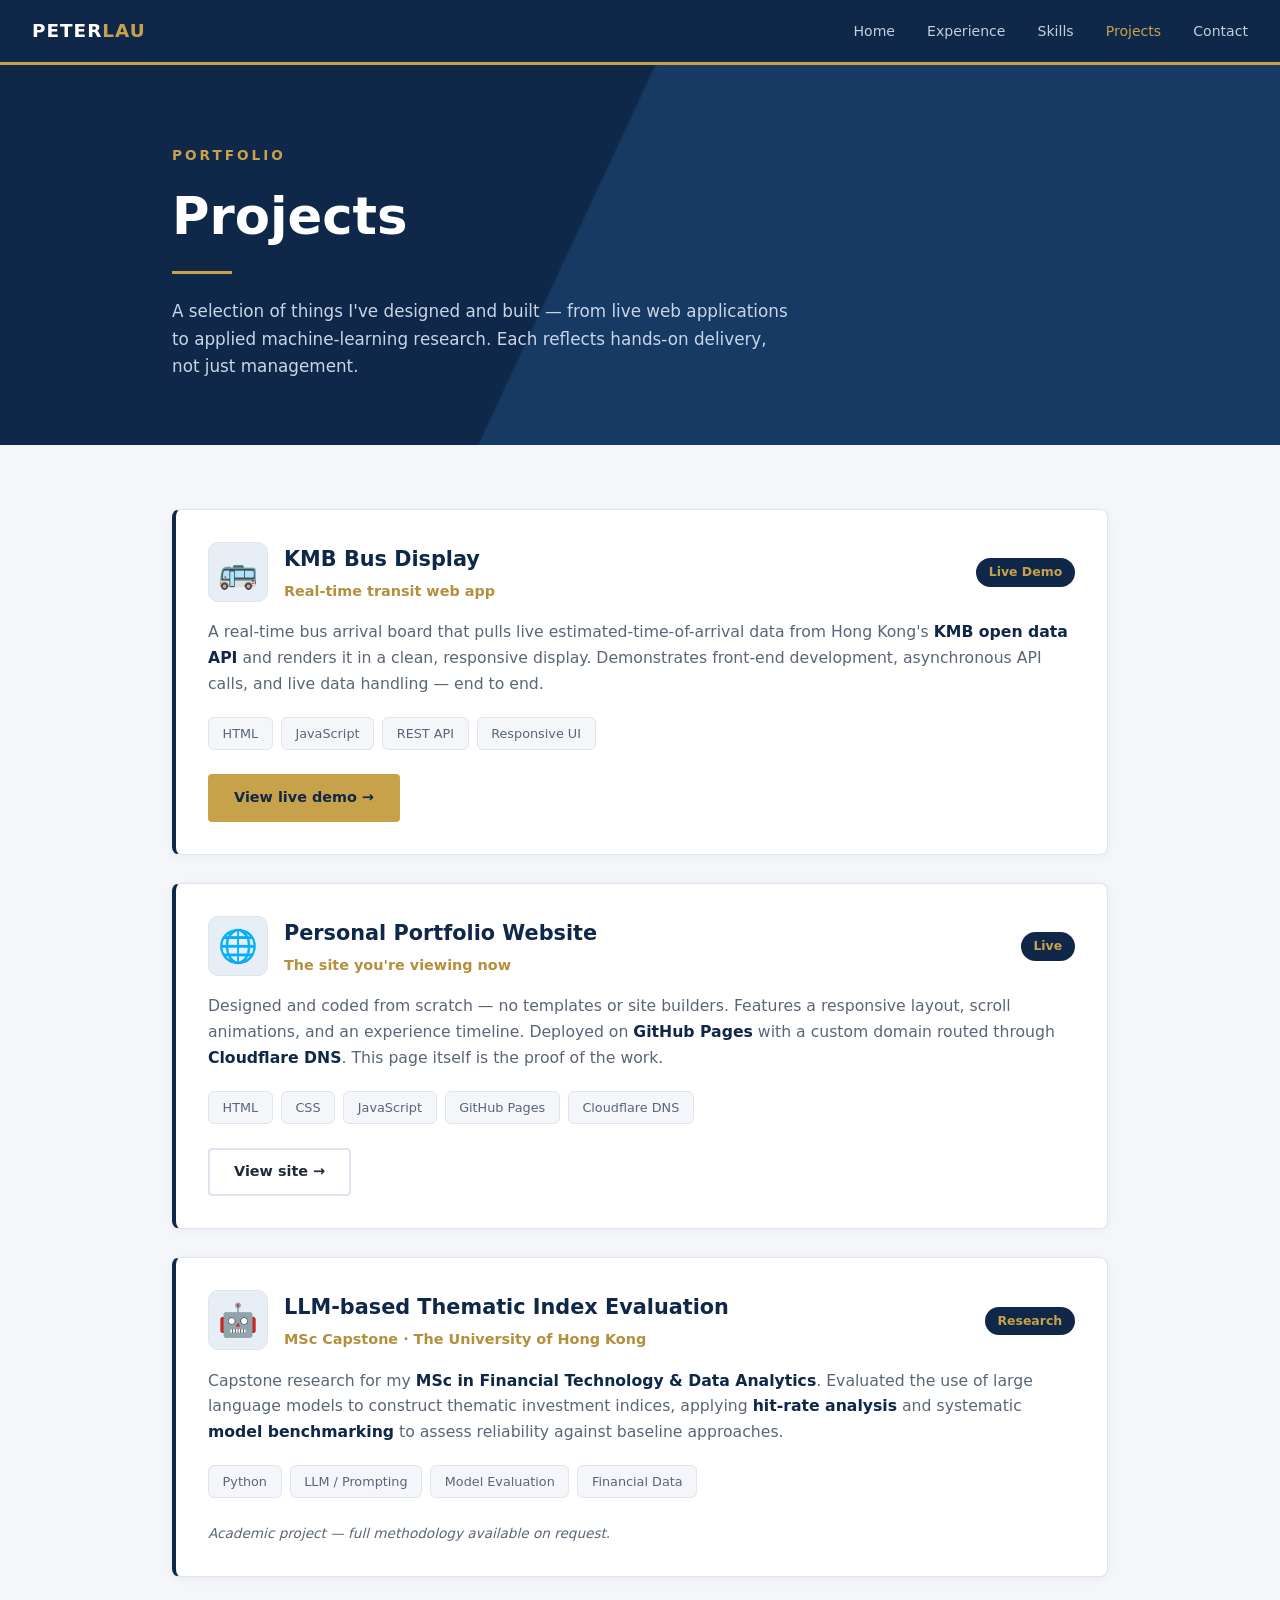
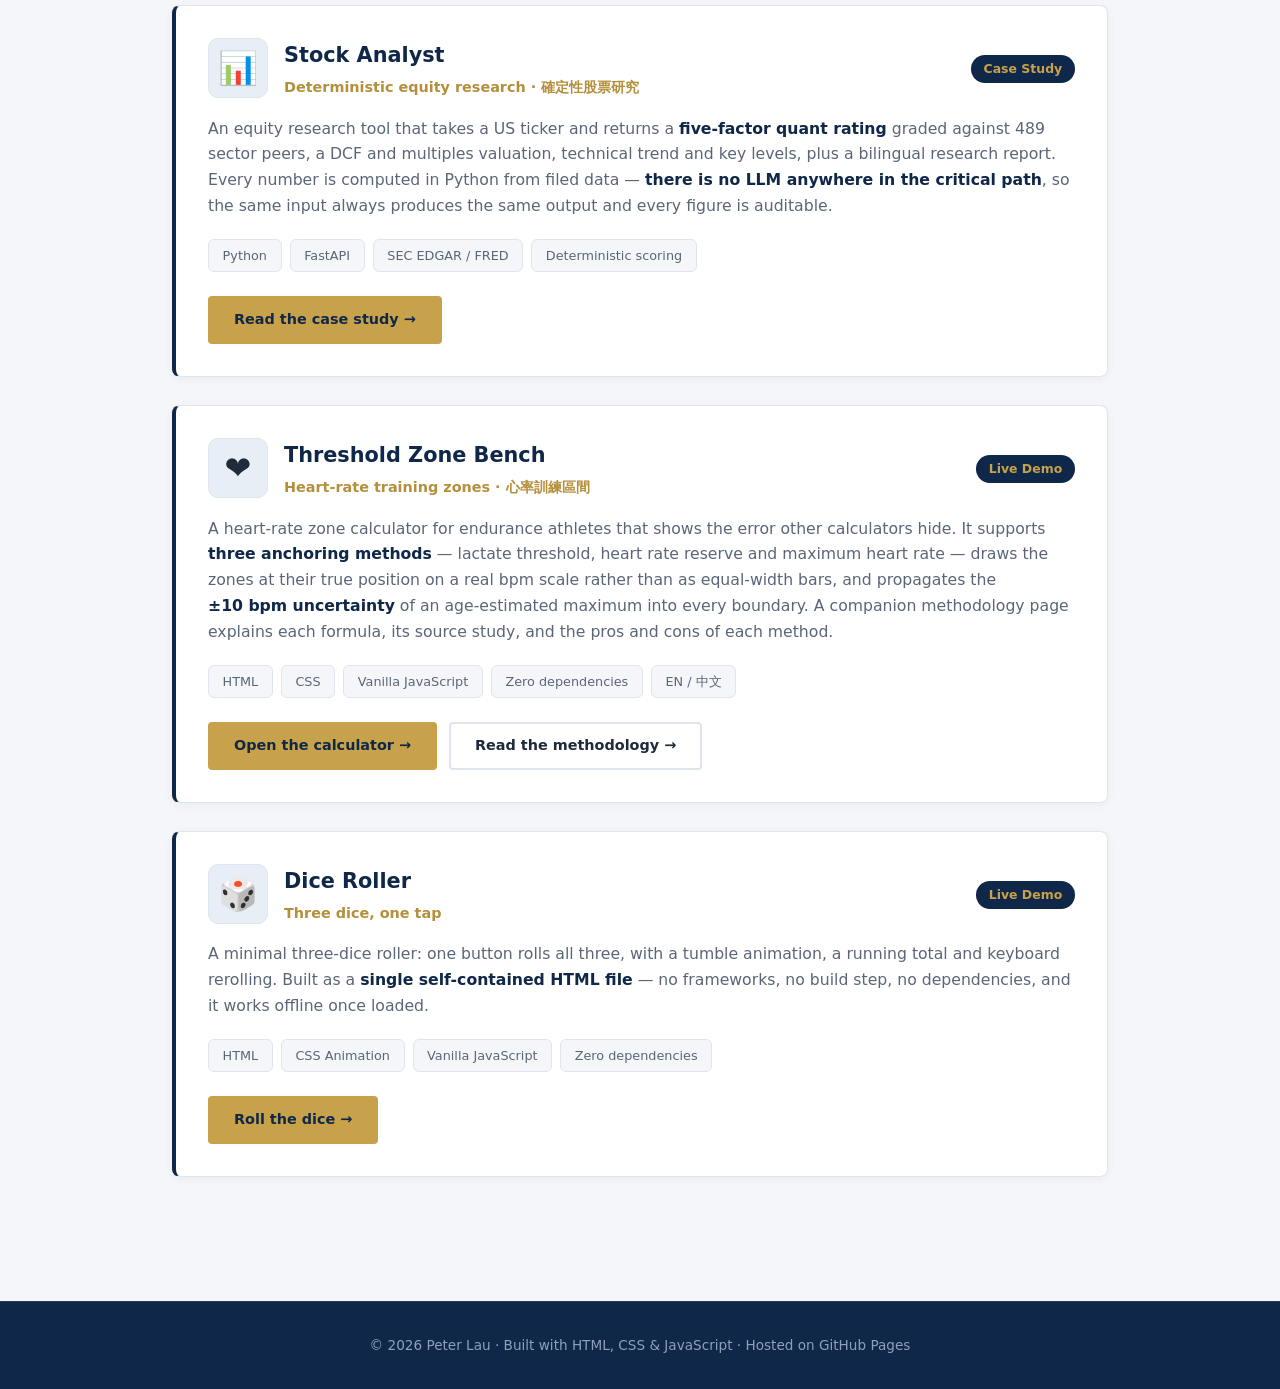
<file: projects/index.html>
<!DOCTYPE html>
<html lang="en">
<head>
  <meta charset="UTF-8" />
  <meta name="viewport" content="width=device-width, initial-scale=1.0" />
  <title>Projects — Peter Lau</title>
  <style>
    :root {
      --bg: #ffffff;
      --bg-alt: #f4f6f9;
      --navy: #0f2748;
      --navy-2: #163a63;
      --navy-soft: #e8eef6;
      --ink: #1f2a3a;
      --ink-soft: #5a6678;
      --line: #dfe5ee;
      --accent: #c8a24a;
      --accent-dark: #b48f3c;
      --card: #ffffff;
    }
    * { margin: 0; padding: 0; box-sizing: border-box; }
    html { scroll-behavior: smooth; }
    body {
      font-family: 'Segoe UI', system-ui, -apple-system, sans-serif;
      background: var(--bg); color: var(--ink); line-height: 1.65;
    }

    /* NAV */
    nav {
      position: fixed; top: 0; width: 100%; z-index: 100;
      background: var(--navy); border-bottom: 3px solid var(--accent);
      padding: 1rem 2rem;
      display: flex; justify-content: space-between; align-items: center;
    }
    .nav-logo {
      font-size: 1.15rem; font-weight: 800; color: #fff;
      letter-spacing: 1px; text-decoration: none;
    }
    .nav-logo span { color: var(--accent); }
    .nav-links { display: flex; gap: 2rem; list-style: none; }
    .nav-links a {
      color: #c3cede; text-decoration: none; font-size: 0.88rem; font-weight: 500;
      transition: color 0.2s;
    }
    .nav-links a:hover, .nav-links a.active { color: var(--accent); }

    .container { max-width: 1000px; margin: 0 auto; padding: 0 2rem; }

    /* HEADER */
    header {
      padding: 9rem 0 4rem;
      background: linear-gradient(115deg, var(--navy) 0%, var(--navy) 46%, var(--navy-2) 46.2%, var(--navy-2) 100%);
      position: relative; overflow: hidden;
    }
    header .container { position: relative; z-index: 2; }
    .section-label {
      color: var(--accent); font-size: 0.85rem; font-weight: 700;
      letter-spacing: 3px; text-transform: uppercase; margin-bottom: 0.5rem;
    }
    .page-title {
      font-size: clamp(2.2rem, 5vw, 3.2rem); font-weight: 800;
      color: #fff; margin-bottom: 1rem;
    }
    .page-title::after {
      content: ''; display: block; width: 60px; height: 3px;
      background: var(--accent); margin-top: 0.75rem;
    }
    .page-intro {
      color: #c9d5e6; font-size: 1.05rem; max-width: 620px; margin-top: 1.5rem;
    }

    /* PROJECTS */
    .projects { padding: 4rem 0 6rem; background: var(--bg-alt); }
    .project-card {
      background: var(--card); border: 1px solid var(--line);
      border-left: 4px solid var(--navy);
      border-radius: 8px; padding: 2rem;
      margin-bottom: 1.75rem;
      box-shadow: 0 2px 10px rgba(15,39,72,0.05);
      transition: box-shadow 0.2s, transform 0.2s, border-left-color 0.2s;
      opacity: 0; transform: translateY(20px);
    }
    .project-card.visible { opacity: 1; transform: translateY(0); }
    .project-card:hover {
      border-left-color: var(--accent);
      box-shadow: 0 10px 28px rgba(15,39,72,0.12); transform: translateY(-4px);
    }
    .project-top {
      display: flex; align-items: flex-start; gap: 1rem;
      margin-bottom: 1rem; flex-wrap: wrap;
    }
    .project-icon {
      font-size: 2rem; background: var(--navy-soft);
      border: 1px solid var(--line); border-radius: 10px;
      width: 60px; height: 60px; display: flex; align-items: center;
      justify-content: center; flex-shrink: 0;
    }
    .project-headings { flex: 1; min-width: 200px; }
    .project-name { font-size: 1.3rem; font-weight: 700; color: var(--navy); }
    .project-sub { color: var(--accent-dark); font-size: 0.9rem; font-weight: 700; margin-top: 0.2rem; }
    .project-badge {
      background: var(--navy); color: var(--accent);
      padding: 0.25rem 0.8rem; border-radius: 50px; font-size: 0.78rem;
      white-space: nowrap; align-self: center; font-weight: 600;
    }
    .project-desc { color: var(--ink-soft); font-size: 0.98rem; margin-bottom: 1.25rem; }
    .project-desc strong { color: var(--navy); }
    .tech-tags { display: flex; flex-wrap: wrap; gap: 0.5rem; margin-bottom: 1.5rem; }
    .tech-tag {
      background: var(--bg-alt); border: 1px solid var(--line);
      color: var(--ink-soft); padding: 0.3rem 0.85rem;
      border-radius: 6px; font-size: 0.8rem;
    }
    .project-actions { display: flex; gap: 0.75rem; flex-wrap: wrap; }
    .btn {
      padding: 0.65rem 1.5rem; border-radius: 4px; font-size: 0.9rem;
      font-weight: 600; cursor: pointer; text-decoration: none;
      transition: all 0.2s; display: inline-flex; align-items: center; gap: 0.4rem;
    }
    .btn-primary { background: var(--accent); border: 2px solid var(--accent); color: var(--navy); }
    .btn-primary:hover { background: var(--accent-dark); border-color: var(--accent-dark); }
    .btn-outline { background: transparent; border: 2px solid var(--line); color: var(--ink); }
    .btn-outline:hover { border-color: var(--accent); color: var(--accent-dark); }
    .project-note { color: var(--ink-soft); font-size: 0.85rem; font-style: italic; }

    footer {
      text-align: center; padding: 2rem;
      background: var(--navy); border-top: 1px solid rgba(255,255,255,0.1);
      color: #8ea0bb; font-size: 0.85rem;
    }

    @media (max-width: 640px) {
      nav { padding: 1rem; }
      .nav-links { gap: 1rem; }
      .nav-links a { font-size: 0.8rem; }
      header { padding: 7rem 0 3rem; background: var(--navy); }
    }
  </style>
</head>
<body>

<nav>
  <a href="/" class="nav-logo">PETER<span>LAU</span></a>
  <ul class="nav-links">
    <li><a href="/#about">Home</a></li>
    <li><a href="/#experience">Experience</a></li>
    <li><a href="/#skills">Skills</a></li>
    <li><a href="/projects/" class="active">Projects</a></li>
    <li><a href="/#contact">Contact</a></li>
  </ul>
</nav>

<header>
  <div class="container">
    <p class="section-label">Portfolio</p>
    <h1 class="page-title">Projects</h1>
    <p class="page-intro">
      A selection of things I've designed and built — from live web applications to
      applied machine-learning research. Each reflects hands-on delivery, not just management.
    </p>
  </div>
</header>

<section class="projects">
  <div class="container">

    <!-- KMB Bus Display -->
    <div class="project-card">
      <div class="project-top">
        <div class="project-icon">🚌</div>
        <div class="project-headings">
          <div class="project-name">KMB Bus Display</div>
          <div class="project-sub">Real-time transit web app</div>
        </div>
        <span class="project-badge">Live Demo</span>
      </div>
      <p class="project-desc">
        A real-time bus arrival board that pulls live estimated-time-of-arrival data from
        Hong Kong's <strong>KMB open data API</strong> and renders it in a clean, responsive
        display. Demonstrates front-end development, asynchronous API calls, and live data
        handling — end to end.
      </p>
      <div class="tech-tags">
        <span class="tech-tag">HTML</span>
        <span class="tech-tag">JavaScript</span>
        <span class="tech-tag">REST API</span>
        <span class="tech-tag">Responsive UI</span>
      </div>
      <div class="project-actions">
        <a href="/kmb-bus-display/" target="_blank" class="btn btn-primary">View live demo →</a>
      </div>
    </div>

    <!-- Portfolio Website -->
    <div class="project-card">
      <div class="project-top">
        <div class="project-icon">🌐</div>
        <div class="project-headings">
          <div class="project-name">Personal Portfolio Website</div>
          <div class="project-sub">The site you're viewing now</div>
        </div>
        <span class="project-badge">Live</span>
      </div>
      <p class="project-desc">
        Designed and coded from scratch — no templates or site builders. Features a responsive
        layout, scroll animations, and an experience timeline. Deployed on <strong>GitHub Pages</strong>
        with a custom domain routed through <strong>Cloudflare DNS</strong>. This page itself is
        the proof of the work.
      </p>
      <div class="tech-tags">
        <span class="tech-tag">HTML</span>
        <span class="tech-tag">CSS</span>
        <span class="tech-tag">JavaScript</span>
        <span class="tech-tag">GitHub Pages</span>
        <span class="tech-tag">Cloudflare DNS</span>
      </div>
      <div class="project-actions">
        <a href="/" class="btn btn-outline">View site →</a>
      </div>
    </div>

    <!-- MSc Capstone -->
    <div class="project-card">
      <div class="project-top">
        <div class="project-icon">🤖</div>
        <div class="project-headings">
          <div class="project-name">LLM-based Thematic Index Evaluation</div>
          <div class="project-sub">MSc Capstone · The University of Hong Kong</div>
        </div>
        <span class="project-badge">Research</span>
      </div>
      <p class="project-desc">
        Capstone research for my <strong>MSc in Financial Technology & Data Analytics</strong>.
        Evaluated the use of large language models to construct thematic investment indices,
        applying <strong>hit-rate analysis</strong> and systematic <strong>model benchmarking</strong>
        to assess reliability against baseline approaches.
      </p>
      <div class="tech-tags">
        <span class="tech-tag">Python</span>
        <span class="tech-tag">LLM / Prompting</span>
        <span class="tech-tag">Model Evaluation</span>
        <span class="tech-tag">Financial Data</span>
      </div>
      <p class="project-note">Academic project — full methodology available on request.</p>
    </div>

    <!-- Stock Analyst -->
    <div class="project-card">
      <div class="project-top">
        <div class="project-icon">📊</div>
        <div class="project-headings">
          <div class="project-name">Stock Analyst</div>
          <div class="project-sub">Deterministic equity research · 確定性股票研究</div>
        </div>
        <span class="project-badge">Case Study</span>
      </div>
      <p class="project-desc">
        An equity research tool that takes a US ticker and returns a <strong>five-factor quant
        rating</strong> graded against 489 sector peers, a DCF and multiples valuation, technical
        trend and key levels, plus a bilingual research report. Every number is computed in Python
        from filed data — <strong>there is no LLM anywhere in the critical path</strong>, so the
        same input always produces the same output and every figure is auditable.
      </p>
      <div class="tech-tags">
        <span class="tech-tag">Python</span>
        <span class="tech-tag">FastAPI</span>
        <span class="tech-tag">SEC EDGAR / FRED</span>
        <span class="tech-tag">Deterministic scoring</span>
      </div>
      <div class="project-actions">
        <a href="/projects/stock/" class="btn btn-primary">Read the case study →</a>
      </div>
    </div>

    <!-- Threshold Zone Bench -->
    <div class="project-card">
      <div class="project-top">
        <div class="project-icon">❤️</div>
        <div class="project-headings">
          <div class="project-name">Threshold Zone Bench</div>
          <div class="project-sub">Heart-rate training zones · 心率訓練區間</div>
        </div>
        <span class="project-badge">Live Demo</span>
      </div>
      <p class="project-desc">
        A heart-rate zone calculator for endurance athletes that shows the error other
        calculators hide. It supports <strong>three anchoring methods</strong> &mdash; lactate
        threshold, heart rate reserve and maximum heart rate &mdash; draws the zones at their
        true position on a real bpm scale rather than as equal-width bars, and propagates the
        <strong>&plusmn;10&nbsp;bpm uncertainty</strong> of an age-estimated maximum into every
        boundary. A companion methodology page explains each formula, its source study, and the
        pros and cons of each method.
      </p>
      <div class="tech-tags">
        <span class="tech-tag">HTML</span>
        <span class="tech-tag">CSS</span>
        <span class="tech-tag">Vanilla JavaScript</span>
        <span class="tech-tag">Zero dependencies</span>
        <span class="tech-tag">EN / 中文</span>
      </div>
      <div class="project-actions">
        <a href="/projects/hrzone/" class="btn btn-primary">Open the calculator →</a>
        <a href="/projects/hrzone/methodology.html" class="btn btn-outline">Read the methodology →</a>
      </div>
    </div>

    <!-- Dice Roller -->
    <div class="project-card">
      <div class="project-top">
        <div class="project-icon">🎲</div>
        <div class="project-headings">
          <div class="project-name">Dice Roller</div>
          <div class="project-sub">Three dice, one tap</div>
        </div>
        <span class="project-badge">Live Demo</span>
      </div>
      <p class="project-desc">
        A minimal three-dice roller: one button rolls all three, with a tumble animation,
        a running total and keyboard rerolling. Built as a <strong>single self-contained
        HTML file</strong> — no frameworks, no build step, no dependencies, and it works
        offline once loaded.
      </p>
      <div class="tech-tags">
        <span class="tech-tag">HTML</span>
        <span class="tech-tag">CSS Animation</span>
        <span class="tech-tag">Vanilla JavaScript</span>
        <span class="tech-tag">Zero dependencies</span>
      </div>
      <div class="project-actions">
        <a href="/projects/dice/" class="btn btn-primary">Roll the dice →</a>
      </div>
    </div>

  </div>
</section>

<footer>
  <p>© 2026 Peter Lau · Built with HTML, CSS & JavaScript · Hosted on GitHub Pages</p>
</footer>

<script>
  const observer = new IntersectionObserver((entries) => {
    entries.forEach(entry => {
      if (entry.isIntersecting) entry.target.classList.add('visible');
    });
  }, { threshold: 0.1 });
  document.querySelectorAll('.project-card').forEach(el => observer.observe(el));
</script>
</body>
</html>
</file>
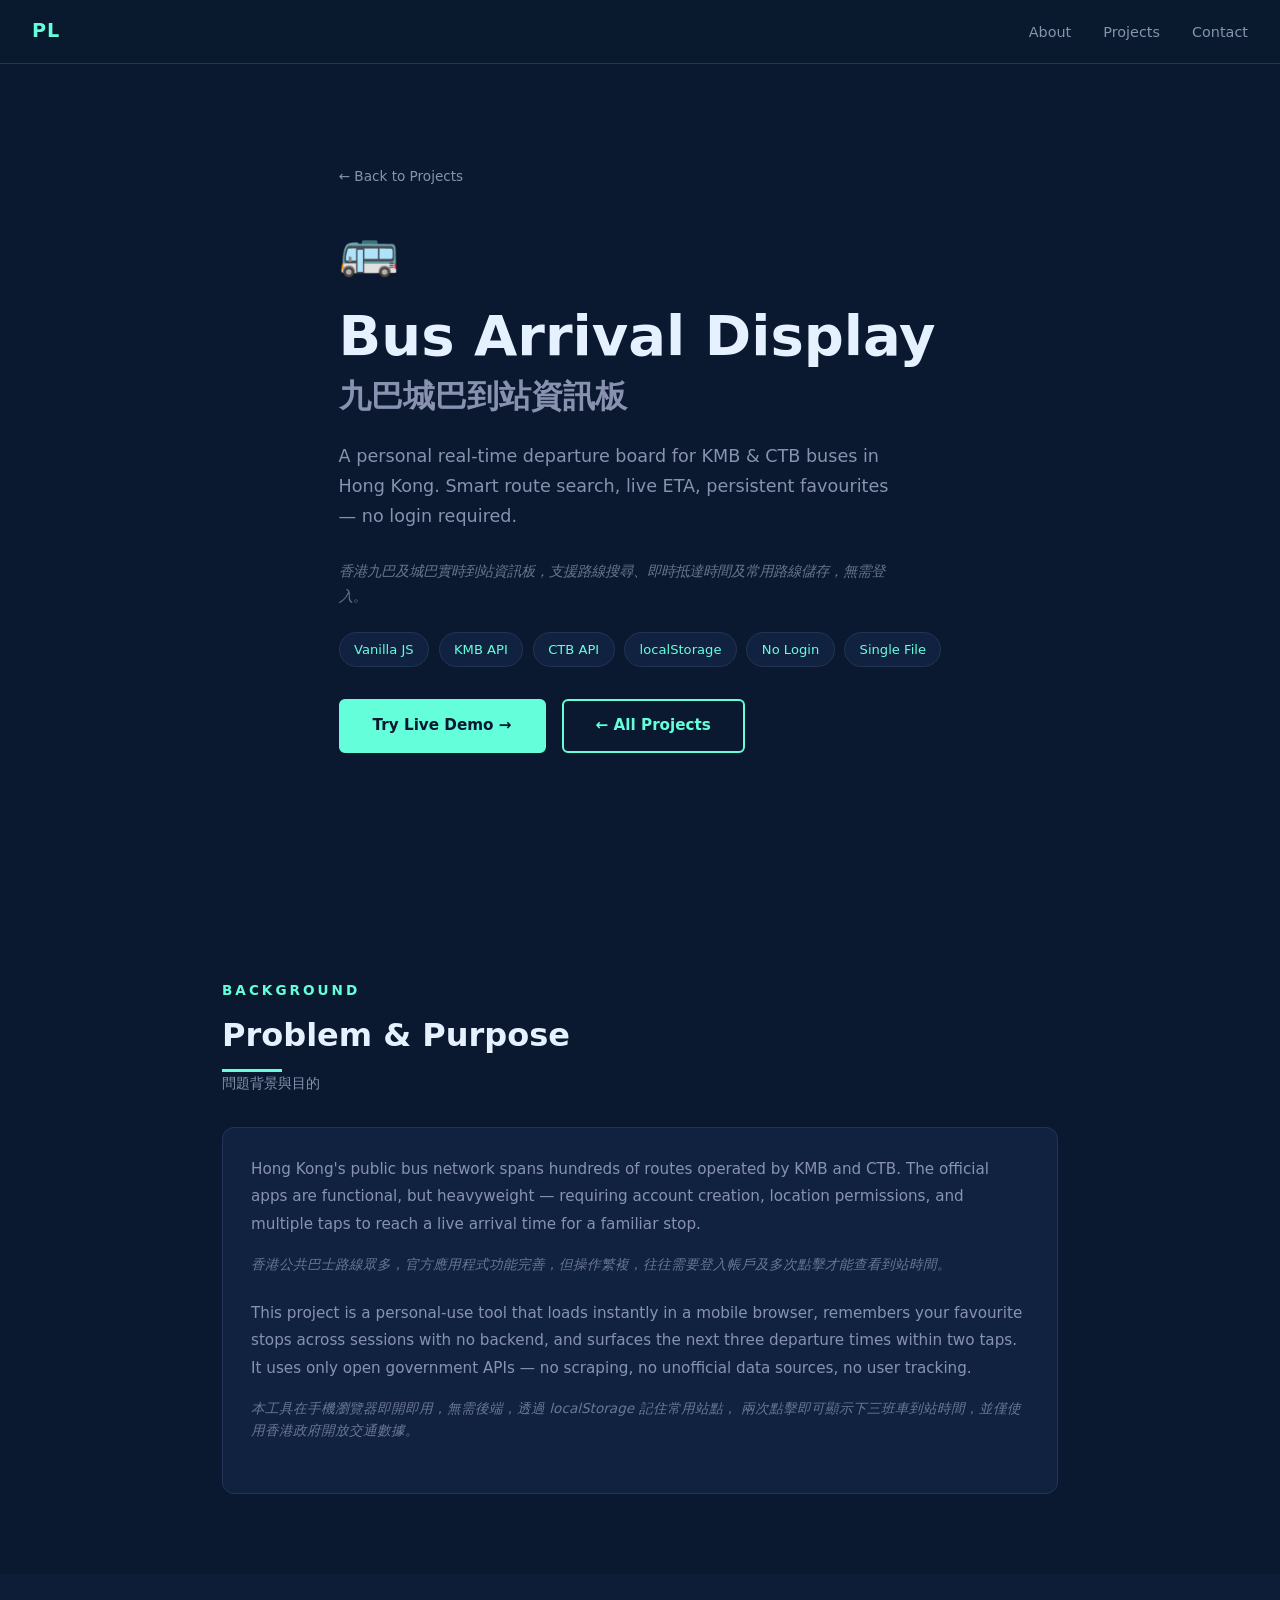
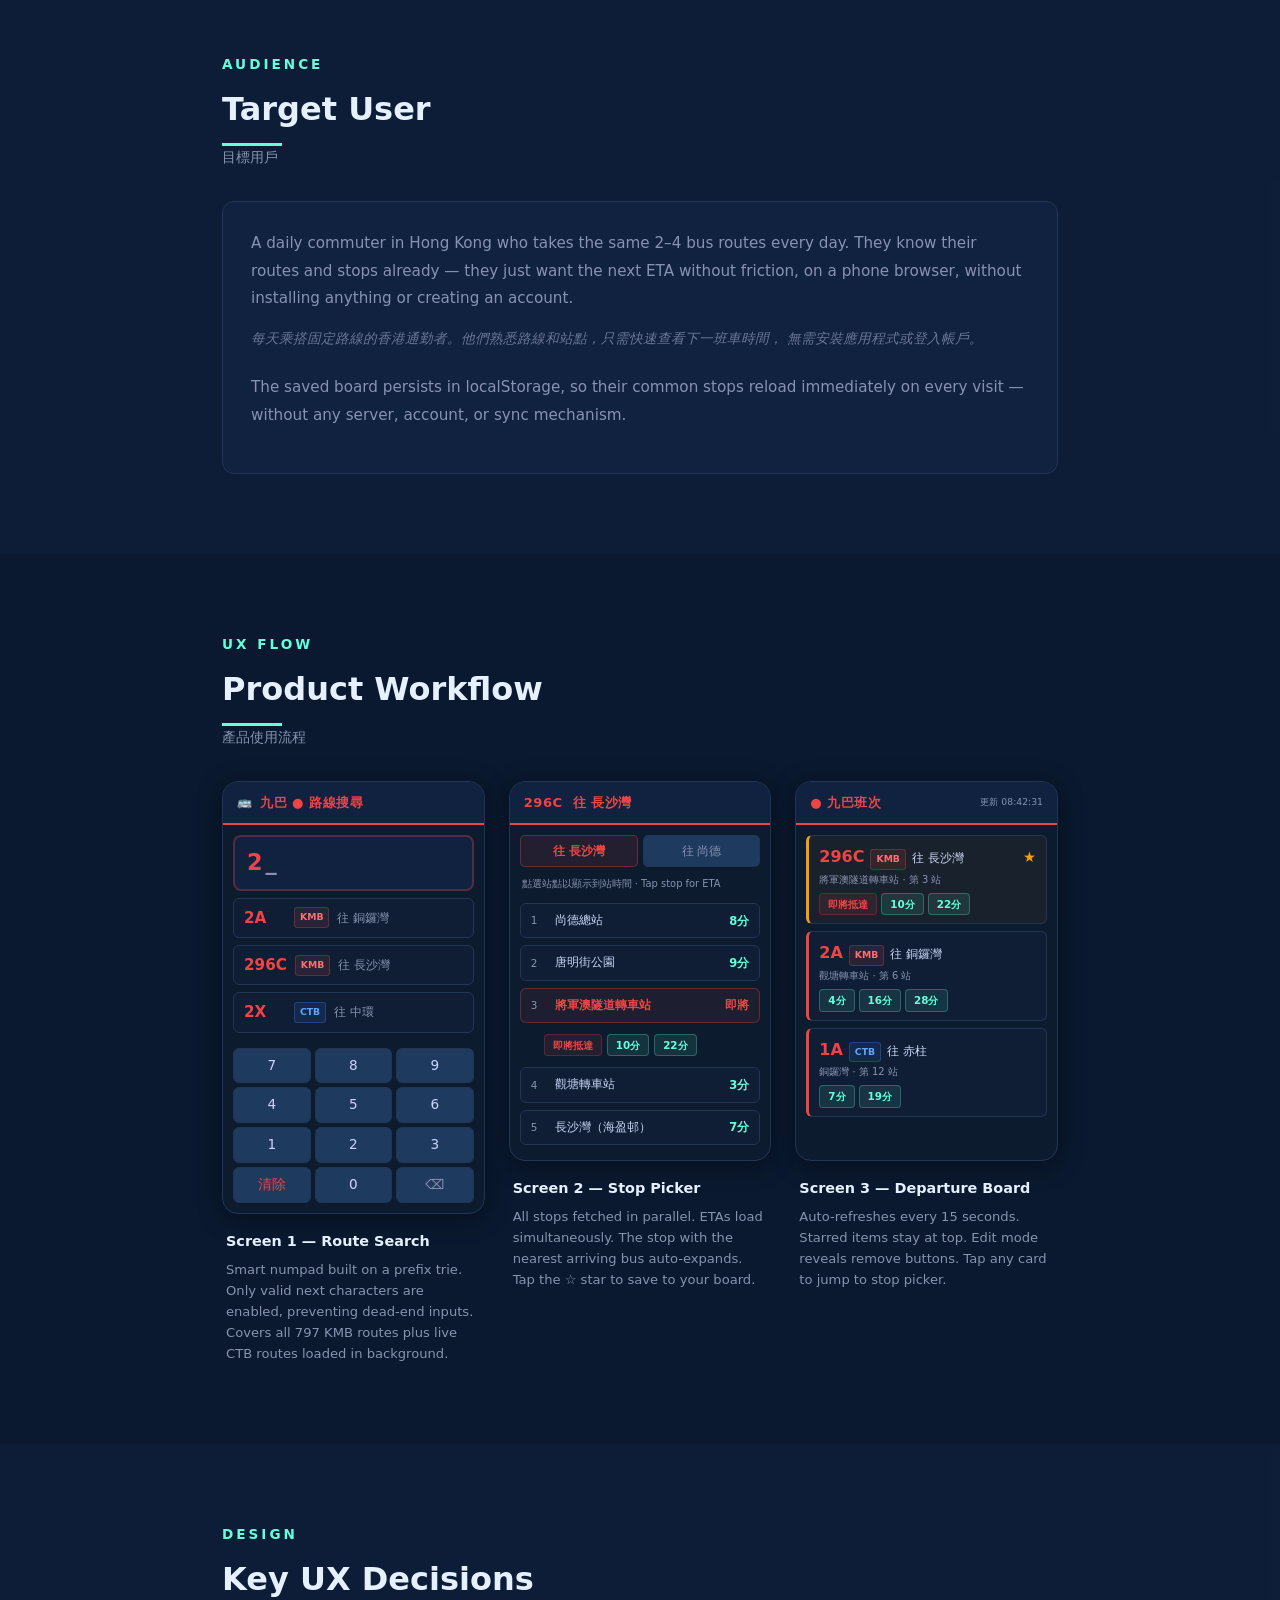
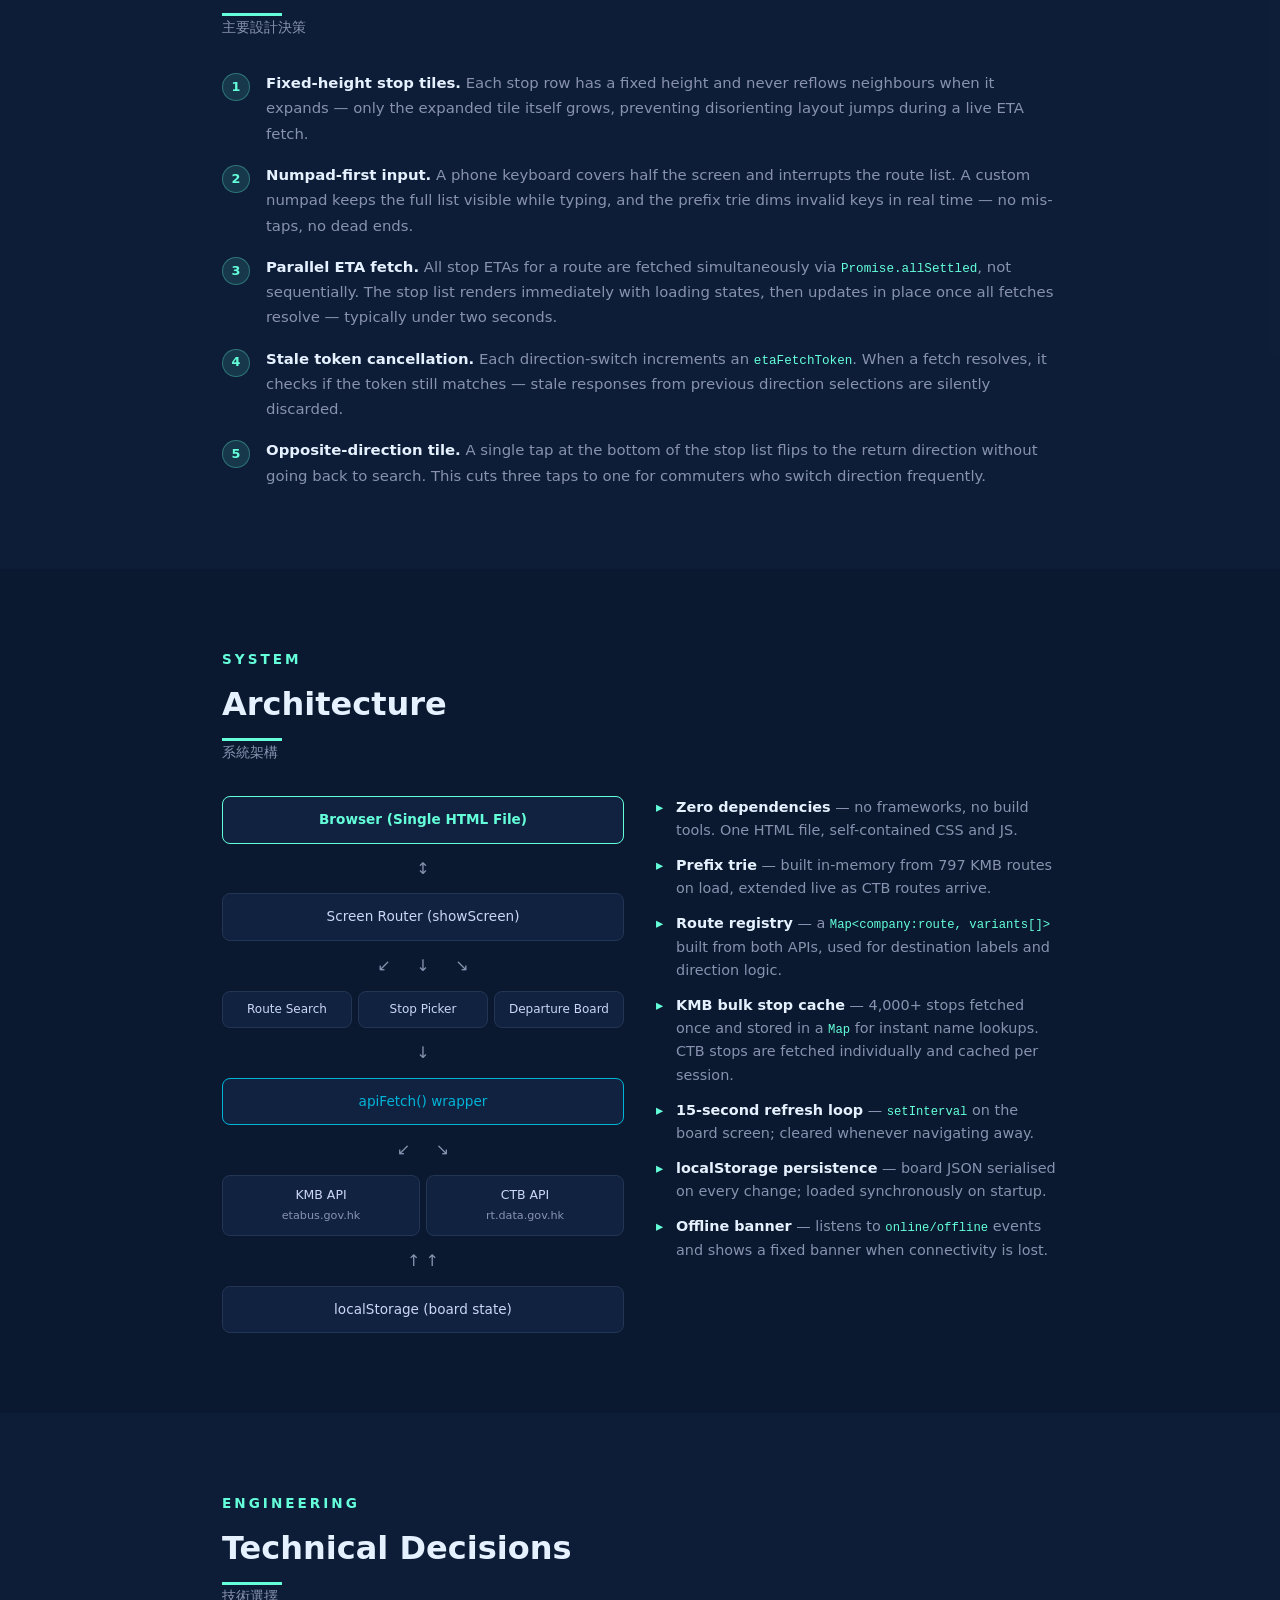
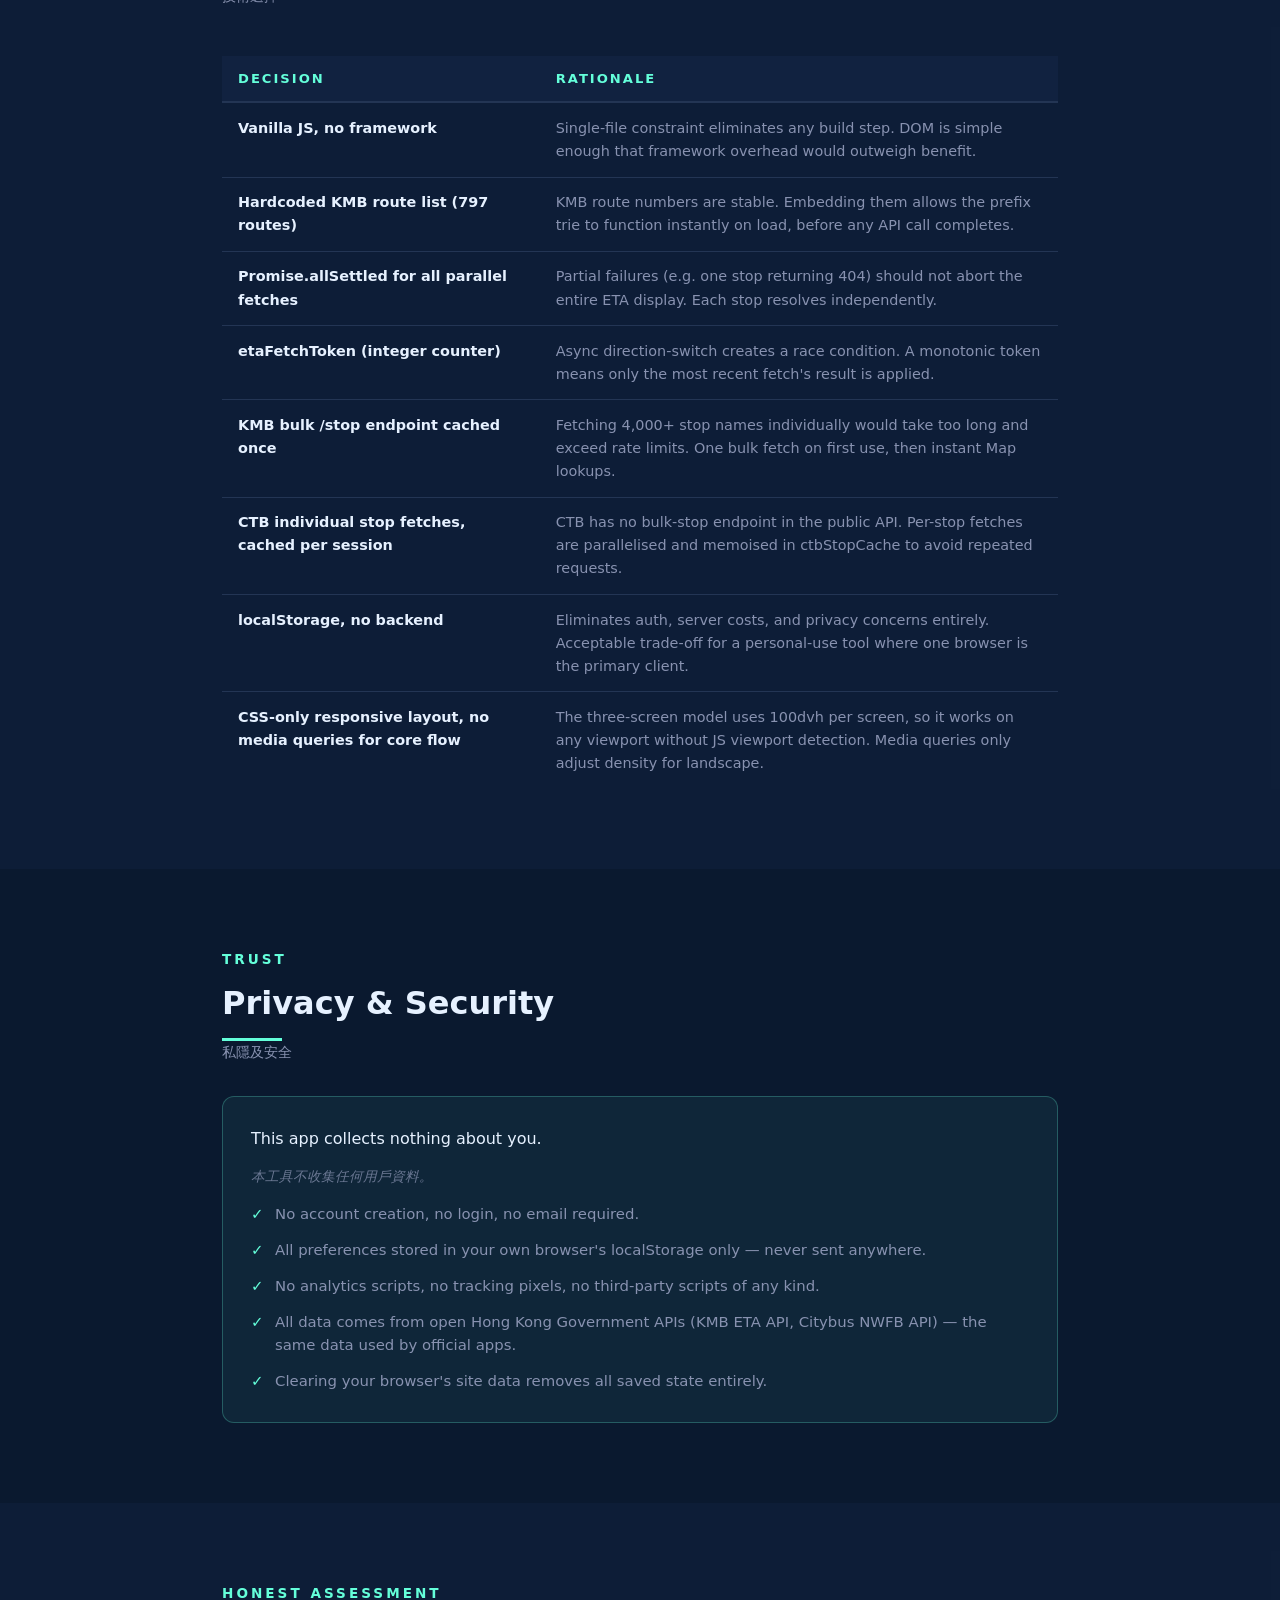
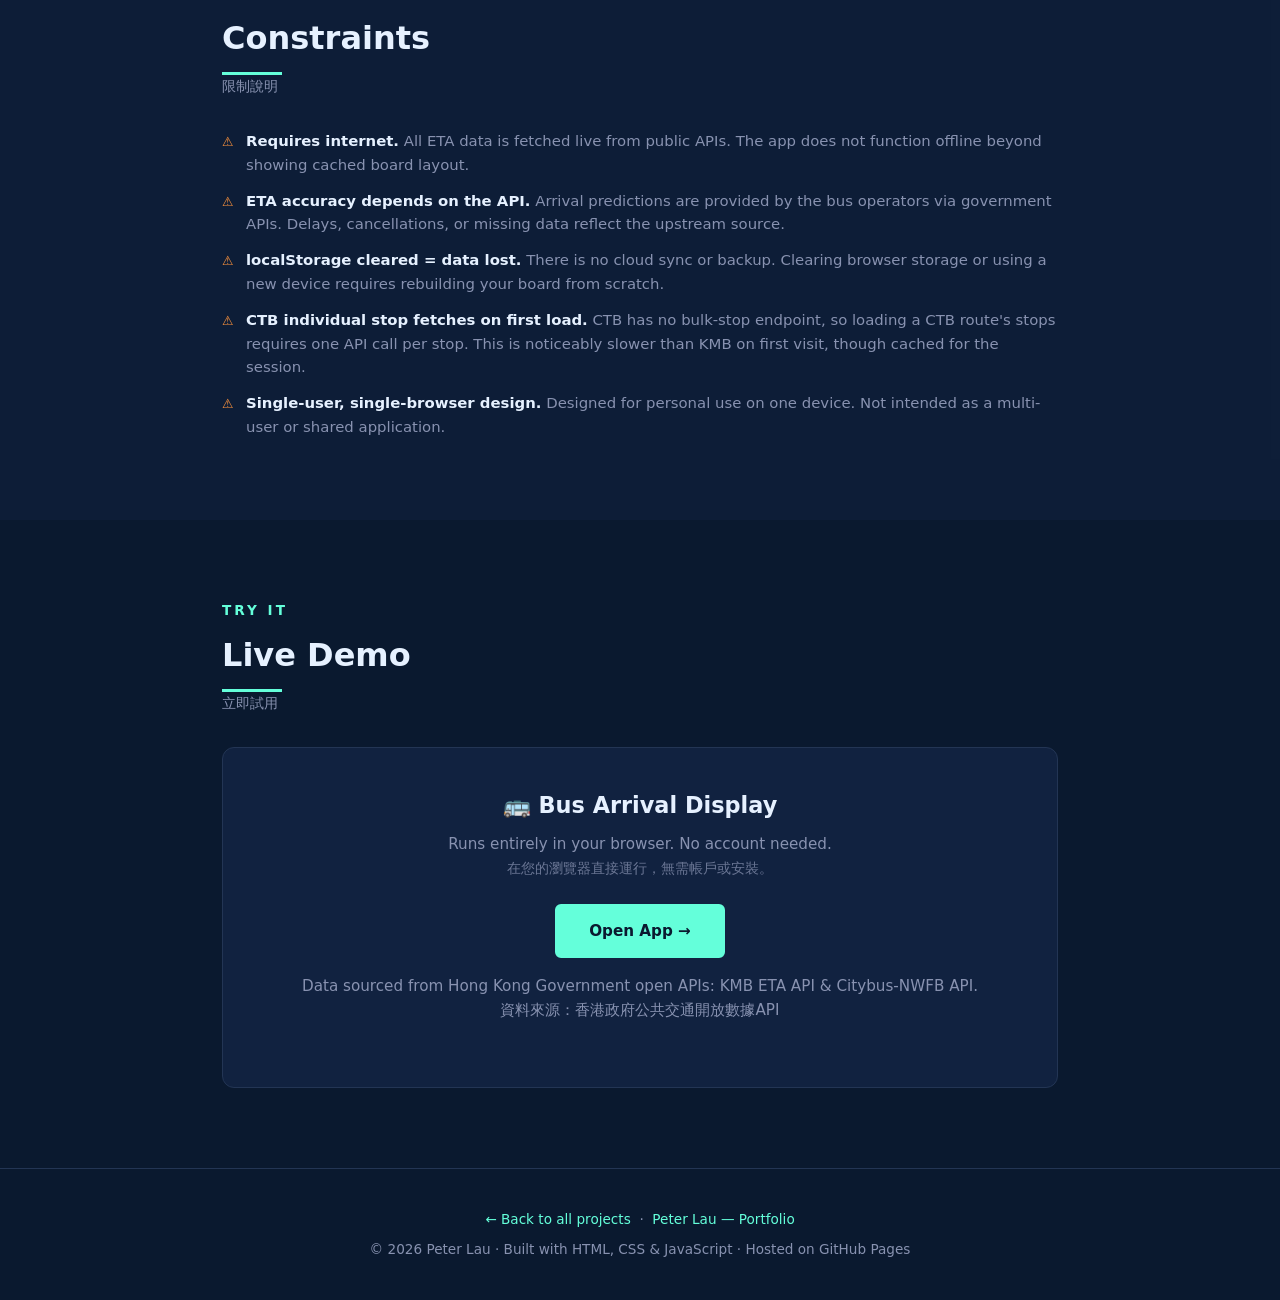
<file: project/bus-display/index.html>
<!DOCTYPE html>
<html lang="en">
<head>
  <meta charset="UTF-8" />
  <meta name="viewport" content="width=device-width, initial-scale=1.0" />
  <title>Bus Arrival Display — Case Study · Peter Lau</title>
  <style>
    :root {
      --navy: #0a192f;
      --slate: #1e3a5f;
      --accent: #64ffda;
      --accent2: #00b4d8;
      --text: #ccd6f6;
      --text-dim: #8892b0;
      --white: #e6f1ff;
      --card: #112240;
      --border: #233554;
    }

    * { margin: 0; padding: 0; box-sizing: border-box; }
    html { scroll-behavior: smooth; }
    body {
      font-family: 'Segoe UI', system-ui, -apple-system, sans-serif;
      background: var(--navy);
      color: var(--text);
      line-height: 1.6;
    }

    /* NAV */
    nav {
      position: fixed; top: 0; width: 100%; z-index: 100;
      background: rgba(10, 25, 47, 0.92);
      backdrop-filter: blur(10px);
      border-bottom: 1px solid var(--border);
      padding: 1rem 2rem;
      display: flex; justify-content: space-between; align-items: center;
    }
    .nav-logo {
      font-size: 1.2rem; font-weight: 700; color: var(--accent);
      letter-spacing: 1px; text-decoration: none;
    }
    .nav-links { display: flex; gap: 2rem; list-style: none; }
    .nav-links a {
      color: var(--text-dim); text-decoration: none; font-size: 0.9rem;
      transition: color 0.2s;
    }
    .nav-links a:hover { color: var(--accent); }

    /* LAYOUT */
    .container { max-width: 900px; margin: 0 auto; padding: 0 2rem; }
    section { padding: 5rem 0; }

    .section-label {
      color: var(--accent); font-size: 0.85rem; font-weight: 600;
      letter-spacing: 3px; text-transform: uppercase; margin-bottom: 0.5rem;
    }
    .section-title {
      font-size: 2rem; font-weight: 700; color: var(--white);
      margin-bottom: 0.4rem;
    }
    .section-title::after {
      content: ''; display: block; width: 60px; height: 3px;
      background: var(--accent); margin-top: 0.5rem; margin-bottom: 0.5rem;
    }
    .section-tc {
      color: var(--text-dim); font-size: 0.9rem;
      margin-top: -0.5rem; margin-bottom: 2rem;
    }

    /* HERO */
    #hero {
      min-height: 100vh;
      display: flex; align-items: center;
      padding-top: 6rem;
    }
    .hero-back {
      color: var(--text-dim); font-size: 0.85rem; text-decoration: none;
      display: inline-flex; align-items: center; gap: 0.4rem;
      margin-bottom: 1.5rem; transition: color 0.2s;
    }
    .hero-back:hover { color: var(--accent); }
    .hero-emoji { font-size: 3rem; margin-bottom: 1rem; display: block; }
    .hero-title-en {
      font-size: clamp(2rem, 5vw, 3.5rem);
      font-weight: 800; color: var(--white); line-height: 1.1;
      margin-bottom: 0.25rem;
    }
    .hero-title-tc {
      font-size: clamp(1.2rem, 3vw, 2rem);
      font-weight: 700; color: var(--text-dim);
      margin-bottom: 1.25rem;
    }
    .hero-tagline {
      font-size: 1.1rem; color: var(--text-dim);
      max-width: 560px; margin-bottom: 1.75rem; line-height: 1.7;
    }
    .tag-row {
      display: flex; flex-wrap: wrap; gap: 0.6rem; margin-bottom: 2rem;
    }
    .tag {
      background: var(--card); border: 1px solid var(--border);
      color: var(--accent); padding: 0.35rem 0.9rem;
      border-radius: 50px; font-size: 0.82rem;
    }
    .btn {
      padding: 0.8rem 2rem; border-radius: 6px;
      font-size: 0.95rem; font-weight: 600; cursor: pointer;
      text-decoration: none; transition: all 0.2s; display: inline-block;
    }
    .btn-primary {
      background: transparent; border: 2px solid var(--accent);
      color: var(--accent);
    }
    .btn-primary:hover { background: rgba(100,255,218,0.1); }
    .btn-secondary {
      background: var(--accent); border: 2px solid var(--accent);
      color: var(--navy);
    }
    .btn-secondary:hover { opacity: 0.85; }

    /* CARDS */
    .card {
      background: var(--card); border: 1px solid var(--border);
      border-radius: 12px; padding: 1.75rem;
      transition: border-color 0.2s;
    }
    .card:hover { border-color: var(--accent); }

    /* BODY TEXT */
    .body-text { color: var(--text-dim); font-size: 0.95rem; line-height: 1.8; margin-bottom: 1rem; }
    .body-text-tc { color: var(--text-dim); font-size: 0.85rem; opacity: 0.75; margin-bottom: 1.5rem; font-style: italic; }

    /* NUMBERED LIST */
    .numbered-list { list-style: none; display: flex; flex-direction: column; gap: 1rem; }
    .numbered-list li {
      display: flex; gap: 1rem; align-items: flex-start;
    }
    .num-badge {
      background: rgba(100,255,218,0.12); border: 1px solid rgba(100,255,218,0.3);
      color: var(--accent); font-size: 0.8rem; font-weight: 700;
      width: 28px; height: 28px; border-radius: 50%;
      display: flex; align-items: center; justify-content: center;
      flex-shrink: 0; margin-top: 2px;
    }
    .num-text { color: var(--text-dim); font-size: 0.93rem; line-height: 1.7; }
    .num-text strong { color: var(--white); }

    /* WORKFLOW SCREENS */
    .screens-row {
      display: grid;
      grid-template-columns: repeat(auto-fit, minmax(240px, 1fr));
      gap: 1.5rem;
      margin-top: 1rem;
    }
    .screen-mockup {
      background: #0d1b2e;
      border: 1px solid var(--border);
      border-radius: 16px;
      overflow: hidden;
      display: flex; flex-direction: column;
      min-height: 380px;
      box-shadow: 0 4px 24px rgba(0,0,0,0.4);
    }
    .screen-titlebar {
      background: #112240;
      border-bottom: 2px solid #ef4444;
      padding: 10px 14px;
      display: flex; align-items: center; gap: 8px;
    }
    .screen-title-text {
      font-size: 0.82rem; font-weight: 700; color: #ef4444;
      letter-spacing: 0.5px;
    }
    .screen-body { padding: 10px; flex: 1; display: flex; flex-direction: column; gap: 7px; }

    /* Mockup: route search */
    .mock-input {
      background: #112240; border: 2px solid rgba(239,68,68,0.3);
      border-radius: 8px; padding: 8px 12px;
      font-size: 1.4rem; font-weight: 700; color: #ef4444;
      letter-spacing: 3px;
    }
    .mock-route-row {
      background: #0f1e35; border: 1px solid var(--border);
      border-radius: 6px; padding: 7px 10px;
      display: flex; align-items: center; gap: 8px;
    }
    .mock-route-num { font-size: 0.95rem; font-weight: 700; color: #ef4444; min-width: 42px; }
    .mock-badge {
      font-size: 0.58rem; font-weight: 700; padding: 2px 5px; border-radius: 3px;
    }
    .mock-badge-kmb { background: rgba(239,68,68,0.12); color: #f87171; border: 1px solid rgba(239,68,68,0.3); }
    .mock-badge-ctb { background: rgba(59,130,246,0.12); color: #60a5fa; border: 1px solid rgba(59,130,246,0.3); }
    .mock-dest { font-size: 0.72rem; color: var(--text-dim); }
    .mock-numpad {
      display: grid; grid-template-columns: repeat(3, 1fr); gap: 4px; margin-top: auto;
    }
    .mock-key {
      background: #1e3a5f; border: 1px solid var(--border);
      border-radius: 6px; padding: 6px; text-align: center;
      font-size: 0.85rem; color: var(--text); font-weight: 500;
    }

    /* Mockup: stop picker */
    .mock-stop-row {
      background: #0f1e35; border: 1px solid var(--border);
      border-radius: 6px; padding: 7px 10px;
      display: flex; align-items: center; gap: 6px;
    }
    .mock-stop-row.expanded {
      background: rgba(239,68,68,0.07);
      border-color: rgba(239,68,68,0.35);
    }
    .mock-seq { font-size: 0.65rem; color: var(--text-dim); min-width: 18px; }
    .mock-stop-name { font-size: 0.75rem; color: var(--text); flex: 1; }
    .mock-eta-green { font-size: 0.72rem; font-weight: 700; color: #64ffda; }
    .mock-eta-red { font-size: 0.72rem; font-weight: 700; color: #ef4444; }
    .mock-eta-pills { display: flex; gap: 5px; padding: 4px 0 4px 24px; }
    .mock-pill {
      font-size: 0.65rem; font-weight: 700; padding: 2px 8px;
      border-radius: 4px;
    }
    .mock-pill-green { background: rgba(100,255,218,0.1); color: #64ffda; border: 1px solid rgba(100,255,218,0.25); }
    .mock-pill-red { background: rgba(239,68,68,0.1); color: #ef4444; border: 1px solid rgba(239,68,68,0.25); }

    /* Mockup: departure board */
    .mock-board-card {
      background: #0f1e35; border: 1px solid var(--border);
      border-left: 3px solid #ef4444;
      border-radius: 6px; padding: 8px 10px;
    }
    .mock-board-card.starred { border-left-color: #f59e0b; background: rgba(245,158,11,0.05); }
    .mock-board-top { display: flex; align-items: baseline; gap: 6px; margin-bottom: 2px; }
    .mock-board-route { font-size: 1rem; font-weight: 700; color: #ef4444; }
    .mock-board-dest { font-size: 0.72rem; color: var(--text); }
    .mock-board-stop { font-size: 0.62rem; color: var(--text-dim); margin-bottom: 5px; }
    .mock-board-pills { display: flex; gap: 4px; }

    /* ARCHITECTURE */
    .arch-grid {
      display: grid; grid-template-columns: 1fr 1fr; gap: 2rem;
      margin-top: 1rem;
    }
    .arch-diagram { display: flex; flex-direction: column; gap: 0.75rem; }
    .arch-box {
      background: var(--card); border: 1px solid var(--border);
      border-radius: 8px; padding: 0.75rem 1rem;
      font-size: 0.85rem; color: var(--text);
      text-align: center;
    }
    .arch-box.accent { border-color: var(--accent); color: var(--accent); font-weight: 600; }
    .arch-box.accent2 { border-color: var(--accent2); color: var(--accent2); }
    .arch-arrow { text-align: center; color: var(--text-dim); font-size: 1rem; }
    .arch-bullets { list-style: none; display: flex; flex-direction: column; gap: 0.75rem; }
    .arch-bullets li {
      color: var(--text-dim); font-size: 0.9rem; padding-left: 1.25rem; position: relative;
    }
    .arch-bullets li::before { content: '▸'; position: absolute; left: 0; color: var(--accent); }

    /* TECH TABLE */
    .tech-table { width: 100%; border-collapse: collapse; margin-top: 1rem; }
    .tech-table th {
      background: var(--card); color: var(--accent);
      font-size: 0.82rem; letter-spacing: 2px; text-transform: uppercase;
      padding: 0.75rem 1rem; text-align: left; border-bottom: 2px solid var(--border);
    }
    .tech-table td {
      padding: 0.85rem 1rem; border-bottom: 1px solid var(--border);
      color: var(--text-dim); font-size: 0.9rem; vertical-align: top;
    }
    .tech-table td:first-child { color: var(--white); font-weight: 600; width: 38%; }
    .tech-table tr:last-child td { border-bottom: none; }
    .tech-table tr:hover td { background: rgba(100,255,218,0.03); }

    /* PRIVACY */
    .privacy-box {
      background: rgba(100,255,218,0.06);
      border: 1px solid rgba(100,255,218,0.25);
      border-radius: 12px; padding: 1.75rem;
    }
    .privacy-list { list-style: none; display: flex; flex-direction: column; gap: 0.75rem; margin-top: 1rem; }
    .privacy-list li {
      color: var(--text-dim); font-size: 0.93rem; padding-left: 1.5rem; position: relative;
    }
    .privacy-list li::before { content: '✓'; position: absolute; left: 0; color: var(--accent); font-weight: 700; }

    /* CONSTRAINTS */
    .constraint-list { list-style: none; display: flex; flex-direction: column; gap: 0.75rem; }
    .constraint-list li {
      color: var(--text-dim); font-size: 0.93rem; padding-left: 1.5rem; position: relative;
    }
    .constraint-list li::before { content: '⚠'; position: absolute; left: 0; color: #fb923c; font-size: 0.8rem; top: 2px; }

    /* LIVE DEMO */
    .demo-box {
      background: var(--card); border: 1px solid var(--border);
      border-radius: 12px; padding: 2.5rem;
      text-align: center;
    }
    .demo-box h3 { font-size: 1.4rem; color: var(--white); font-weight: 700; margin-bottom: 0.5rem; }
    .demo-box p { color: var(--text-dim); margin-bottom: 1.5rem; font-size: 0.95rem; }
    .demo-note { font-size: 0.82rem; color: var(--text-dim); margin-top: 1rem; }

    /* FOOTER */
    footer {
      text-align: center; padding: 2.5rem 2rem;
      border-top: 1px solid var(--border);
      color: var(--text-dim); font-size: 0.85rem;
    }
    footer a { color: var(--accent); text-decoration: none; }
    footer a:hover { text-decoration: underline; }

    /* MOBILE */
    @media (max-width: 640px) {
      nav { padding: 1rem; }
      .nav-links { gap: 1rem; }
      .nav-links a { font-size: 0.8rem; }
      .arch-grid { grid-template-columns: 1fr; }
      .screens-row { grid-template-columns: 1fr; }
      .tech-table th, .tech-table td { padding: 0.65rem 0.75rem; font-size: 0.82rem; }
    }

    /* FADE IN */
    .fade-in { opacity: 0; transform: translateY(20px); transition: opacity 0.6s, transform 0.6s; }
    .fade-in.visible { opacity: 1; transform: translateY(0); }
  </style>
</head>
<body>

<!-- NAV -->
<nav>
  <a href="/" class="nav-logo">PL</a>
  <ul class="nav-links">
    <li><a href="/">About</a></li>
    <li><a href="/#projects">Projects</a></li>
    <li><a href="/#contact">Contact</a></li>
  </ul>
</nav>

<!-- HERO -->
<section id="hero">
  <div class="container">
    <a href="/#projects" class="hero-back">← Back to Projects</a>
    <span class="hero-emoji">🚌</span>
    <h1 class="hero-title-en">Bus Arrival Display</h1>
    <p class="hero-title-tc">九巴城巴到站資訊板</p>
    <p class="hero-tagline">
      A personal real-time departure board for KMB &amp; CTB buses in Hong Kong.
      Smart route search, live ETA, persistent favourites — no login required.
    </p>
    <p class="hero-tagline" style="font-size:0.9rem; margin-bottom:1.5rem; color:var(--text-dim); opacity:0.75; font-style:italic;">
      香港九巴及城巴實時到站資訊板，支援路線搜尋、即時抵達時間及常用路線儲存，無需登入。
    </p>
    <div class="tag-row">
      <span class="tag">Vanilla JS</span>
      <span class="tag">KMB API</span>
      <span class="tag">CTB API</span>
      <span class="tag">localStorage</span>
      <span class="tag">No Login</span>
      <span class="tag">Single File</span>
    </div>
    <div style="display:flex; gap:1rem; flex-wrap:wrap;">
      <a href="/project/bus/" class="btn btn-secondary">Try Live Demo →</a>
      <a href="/#projects" class="btn btn-primary">← All Projects</a>
    </div>
  </div>
</section>

<!-- PROBLEM & PURPOSE -->
<section id="problem">
  <div class="container">
    <p class="section-label">Background</p>
    <h2 class="section-title">Problem &amp; Purpose</h2>
    <p class="section-tc">問題背景與目的</p>
    <div class="card fade-in">
      <p class="body-text">
        Hong Kong's public bus network spans hundreds of routes operated by KMB and CTB.
        The official apps are functional, but heavyweight — requiring account creation, location
        permissions, and multiple taps to reach a live arrival time for a familiar stop.
      </p>
      <p class="body-text-tc">
        香港公共巴士路線眾多，官方應用程式功能完善，但操作繁複，往往需要登入帳戶及多次點擊才能查看到站時間。
      </p>
      <p class="body-text">
        This project is a personal-use tool that loads instantly in a mobile browser, remembers
        your favourite stops across sessions with no backend, and surfaces the next three departure
        times within two taps. It uses only open government APIs — no scraping, no unofficial
        data sources, no user tracking.
      </p>
      <p class="body-text-tc">
        本工具在手機瀏覽器即開即用，無需後端，透過 localStorage 記住常用站點，
        兩次點擊即可顯示下三班車到站時間，並僅使用香港政府開放交通數據。
      </p>
    </div>
  </div>
</section>

<!-- TARGET USER -->
<section id="target-user" style="background: rgba(17,34,64,0.5);">
  <div class="container">
    <p class="section-label">Audience</p>
    <h2 class="section-title">Target User</h2>
    <p class="section-tc">目標用戶</p>
    <div class="card fade-in">
      <p class="body-text">
        A daily commuter in Hong Kong who takes the same 2–4 bus routes every day. They know
        their routes and stops already — they just want the next ETA without friction, on a
        phone browser, without installing anything or creating an account.
      </p>
      <p class="body-text-tc">
        每天乘搭固定路線的香港通勤者。他們熟悉路線和站點，只需快速查看下一班車時間，
        無需安裝應用程式或登入帳戶。
      </p>
      <p class="body-text">
        The saved board persists in localStorage, so their common stops reload immediately on
        every visit — without any server, account, or sync mechanism.
      </p>
    </div>
  </div>
</section>

<!-- PRODUCT WORKFLOW -->
<section id="workflow">
  <div class="container">
    <p class="section-label">UX Flow</p>
    <h2 class="section-title">Product Workflow</h2>
    <p class="section-tc">產品使用流程</p>

    <div class="screens-row">

      <!-- Screen 1: Route Search -->
      <div class="fade-in">
        <div class="screen-mockup">
          <div class="screen-titlebar">
            <span style="font-size:0.75rem">🚌</span>
            <span class="screen-title-text">九巴 ● 路線搜尋</span>
          </div>
          <div class="screen-body">
            <div class="mock-input">2<span style="color:var(--text-dim)">_</span></div>
            <div class="mock-route-row">
              <span class="mock-route-num">2A</span>
              <span class="mock-badge mock-badge-kmb">KMB</span>
              <span class="mock-dest">往 銅鑼灣</span>
            </div>
            <div class="mock-route-row">
              <span class="mock-route-num">296C</span>
              <span class="mock-badge mock-badge-kmb">KMB</span>
              <span class="mock-dest">往 長沙灣</span>
            </div>
            <div class="mock-route-row">
              <span class="mock-route-num">2X</span>
              <span class="mock-badge mock-badge-ctb">CTB</span>
              <span class="mock-dest">往 中環</span>
            </div>
            <div class="mock-numpad" style="margin-top:auto; padding-top:8px;">
              <div class="mock-key">7</div><div class="mock-key">8</div><div class="mock-key">9</div>
              <div class="mock-key">4</div><div class="mock-key">5</div><div class="mock-key">6</div>
              <div class="mock-key">1</div><div class="mock-key">2</div><div class="mock-key">3</div>
              <div class="mock-key" style="color:#ef4444">清除</div>
              <div class="mock-key">0</div>
              <div class="mock-key" style="color:#8892b0">⌫</div>
            </div>
          </div>
        </div>
        <div style="margin-top:1rem; padding:0 0.25rem;">
          <p style="font-weight:700; color:var(--white); font-size:0.9rem; margin-bottom:0.4rem;">Screen 1 — Route Search</p>
          <p style="color:var(--text-dim); font-size:0.82rem; line-height:1.6;">
            Smart numpad built on a prefix trie. Only valid next characters are enabled,
            preventing dead-end inputs. Covers all 797 KMB routes plus live CTB routes loaded in background.
          </p>
        </div>
      </div>

      <!-- Screen 2: Stop Picker -->
      <div class="fade-in">
        <div class="screen-mockup">
          <div class="screen-titlebar">
            <span class="screen-title-text">296C &nbsp;往 長沙灣</span>
          </div>
          <div class="screen-body">
            <div style="display:flex; gap:5px; margin-bottom:2px;">
              <div style="flex:1; background:rgba(239,68,68,0.1); border:1px solid rgba(239,68,68,0.35); border-radius:5px; padding:6px; text-align:center; font-size:0.72rem; color:#ef4444; font-weight:600;">往 長沙灣</div>
              <div style="flex:1; background:#1e3a5f; border:1px solid var(--border); border-radius:5px; padding:6px; text-align:center; font-size:0.72rem; color:var(--text-dim);">往 尚德</div>
            </div>
            <div style="font-size:0.62rem; color:var(--text-dim); padding:0 2px 4px;">點選站點以顯示到站時間 · Tap stop for ETA</div>
            <div class="mock-stop-row">
              <span class="mock-seq">1</span>
              <span class="mock-stop-name">尚德總站</span>
              <span class="mock-eta-green">8分</span>
            </div>
            <div class="mock-stop-row">
              <span class="mock-seq">2</span>
              <span class="mock-stop-name">唐明街公園</span>
              <span class="mock-eta-green">9分</span>
            </div>
            <div class="mock-stop-row expanded">
              <span class="mock-seq">3</span>
              <span class="mock-stop-name" style="color:#ef4444; font-weight:600;">將軍澳隧道轉車站</span>
              <span class="mock-eta-red">即將</span>
            </div>
            <div class="mock-eta-pills">
              <span class="mock-pill mock-pill-red">即將抵達</span>
              <span class="mock-pill mock-pill-green">10分</span>
              <span class="mock-pill mock-pill-green">22分</span>
            </div>
            <div class="mock-stop-row">
              <span class="mock-seq">4</span>
              <span class="mock-stop-name">觀塘轉車站</span>
              <span class="mock-eta-green">3分</span>
            </div>
            <div class="mock-stop-row">
              <span class="mock-seq">5</span>
              <span class="mock-stop-name">長沙灣（海盈邨）</span>
              <span class="mock-eta-green">7分</span>
            </div>
          </div>
        </div>
        <div style="margin-top:1rem; padding:0 0.25rem;">
          <p style="font-weight:700; color:var(--white); font-size:0.9rem; margin-bottom:0.4rem;">Screen 2 — Stop Picker</p>
          <p style="color:var(--text-dim); font-size:0.82rem; line-height:1.6;">
            All stops fetched in parallel. ETAs load simultaneously. The stop with the nearest
            arriving bus auto-expands. Tap the ☆ star to save to your board.
          </p>
        </div>
      </div>

      <!-- Screen 3: Departure Board -->
      <div class="fade-in">
        <div class="screen-mockup">
          <div class="screen-titlebar">
            <span class="screen-title-text">● 九巴班次</span>
            <span style="margin-left:auto; font-size:0.58rem; color:var(--text-dim);">更新 08:42:31</span>
          </div>
          <div class="screen-body">
            <div class="mock-board-card starred">
              <div class="mock-board-top">
                <span class="mock-board-route">296C</span>
                <span class="mock-badge mock-badge-kmb">KMB</span>
                <span class="mock-board-dest">往 長沙灣</span>
                <span style="margin-left:auto; color:#f59e0b; font-size:0.9rem;">★</span>
              </div>
              <div class="mock-board-stop">將軍澳隧道轉車站 · 第 3 站</div>
              <div class="mock-board-pills">
                <span class="mock-pill mock-pill-red">即將抵達</span>
                <span class="mock-pill mock-pill-green">10分</span>
                <span class="mock-pill mock-pill-green">22分</span>
              </div>
            </div>
            <div class="mock-board-card">
              <div class="mock-board-top">
                <span class="mock-board-route">2A</span>
                <span class="mock-badge mock-badge-kmb">KMB</span>
                <span class="mock-board-dest">往 銅鑼灣</span>
              </div>
              <div class="mock-board-stop">觀塘轉車站 · 第 6 站</div>
              <div class="mock-board-pills">
                <span class="mock-pill mock-pill-green">4分</span>
                <span class="mock-pill mock-pill-green">16分</span>
                <span class="mock-pill mock-pill-green">28分</span>
              </div>
            </div>
            <div class="mock-board-card">
              <div class="mock-board-top">
                <span class="mock-board-route">1A</span>
                <span class="mock-badge mock-badge-ctb">CTB</span>
                <span class="mock-board-dest">往 赤柱</span>
              </div>
              <div class="mock-board-stop">銅鑼灣 · 第 12 站</div>
              <div class="mock-board-pills">
                <span class="mock-pill mock-pill-green">7分</span>
                <span class="mock-pill mock-pill-green">19分</span>
              </div>
            </div>
          </div>
        </div>
        <div style="margin-top:1rem; padding:0 0.25rem;">
          <p style="font-weight:700; color:var(--white); font-size:0.9rem; margin-bottom:0.4rem;">Screen 3 — Departure Board</p>
          <p style="color:var(--text-dim); font-size:0.82rem; line-height:1.6;">
            Auto-refreshes every 15 seconds. Starred items stay at top.
            Edit mode reveals remove buttons. Tap any card to jump to stop picker.
          </p>
        </div>
      </div>

    </div>
  </div>
</section>

<!-- KEY UX DECISIONS -->
<section id="ux-decisions" style="background: rgba(17,34,64,0.5);">
  <div class="container">
    <p class="section-label">Design</p>
    <h2 class="section-title">Key UX Decisions</h2>
    <p class="section-tc">主要設計決策</p>
    <ul class="numbered-list">
      <li>
        <span class="num-badge">1</span>
        <span class="num-text"><strong>Fixed-height stop tiles.</strong> Each stop row has a fixed height and never reflows neighbours when it expands — only the expanded tile itself grows, preventing disorienting layout jumps during a live ETA fetch.</span>
      </li>
      <li>
        <span class="num-badge">2</span>
        <span class="num-text"><strong>Numpad-first input.</strong> A phone keyboard covers half the screen and interrupts the route list. A custom numpad keeps the full list visible while typing, and the prefix trie dims invalid keys in real time — no mis-taps, no dead ends.</span>
      </li>
      <li>
        <span class="num-badge">3</span>
        <span class="num-text"><strong>Parallel ETA fetch.</strong> All stop ETAs for a route are fetched simultaneously via <code style="color:var(--accent); font-size:0.85em">Promise.allSettled</code>, not sequentially. The stop list renders immediately with loading states, then updates in place once all fetches resolve — typically under two seconds.</span>
      </li>
      <li>
        <span class="num-badge">4</span>
        <span class="num-text"><strong>Stale token cancellation.</strong> Each direction-switch increments an <code style="color:var(--accent); font-size:0.85em">etaFetchToken</code>. When a fetch resolves, it checks if the token still matches — stale responses from previous direction selections are silently discarded.</span>
      </li>
      <li>
        <span class="num-badge">5</span>
        <span class="num-text"><strong>Opposite-direction tile.</strong> A single tap at the bottom of the stop list flips to the return direction without going back to search. This cuts three taps to one for commuters who switch direction frequently.</span>
      </li>
    </ul>
  </div>
</section>

<!-- ARCHITECTURE -->
<section id="architecture">
  <div class="container">
    <p class="section-label">System</p>
    <h2 class="section-title">Architecture</h2>
    <p class="section-tc">系統架構</p>
    <div class="arch-grid fade-in">
      <div class="arch-diagram">
        <div class="arch-box accent">Browser (Single HTML File)</div>
        <div class="arch-arrow">↕</div>
        <div class="arch-box">Screen Router (showScreen)</div>
        <div class="arch-arrow">↙ &nbsp;&nbsp;&nbsp; ↓ &nbsp;&nbsp;&nbsp; ↘</div>
        <div style="display:grid; grid-template-columns:1fr 1fr 1fr; gap:6px;">
          <div class="arch-box" style="font-size:0.75rem; padding:0.5rem;">Route Search</div>
          <div class="arch-box" style="font-size:0.75rem; padding:0.5rem;">Stop Picker</div>
          <div class="arch-box" style="font-size:0.75rem; padding:0.5rem;">Departure Board</div>
        </div>
        <div class="arch-arrow">↓</div>
        <div class="arch-box accent2">apiFetch() wrapper</div>
        <div class="arch-arrow">↙ &nbsp;&nbsp;&nbsp; ↘</div>
        <div style="display:grid; grid-template-columns:1fr 1fr; gap:6px;">
          <div class="arch-box" style="font-size:0.78rem; padding:0.6rem;">KMB API<br><span style="color:var(--text-dim); font-size:0.7rem;">etabus.gov.hk</span></div>
          <div class="arch-box" style="font-size:0.78rem; padding:0.6rem;">CTB API<br><span style="color:var(--text-dim); font-size:0.7rem;">rt.data.gov.hk</span></div>
        </div>
        <div class="arch-arrow">↑ ↑</div>
        <div class="arch-box">localStorage (board state)</div>
      </div>
      <ul class="arch-bullets">
        <li><strong style="color:var(--white)">Zero dependencies</strong> — no frameworks, no build tools. One HTML file, self-contained CSS and JS.</li>
        <li><strong style="color:var(--white)">Prefix trie</strong> — built in-memory from 797 KMB routes on load, extended live as CTB routes arrive.</li>
        <li><strong style="color:var(--white)">Route registry</strong> — a <code style="color:var(--accent); font-size:0.85em">Map&lt;company:route, variants[]&gt;</code> built from both APIs, used for destination labels and direction logic.</li>
        <li><strong style="color:var(--white)">KMB bulk stop cache</strong> — 4,000+ stops fetched once and stored in a <code style="color:var(--accent); font-size:0.85em">Map</code> for instant name lookups. CTB stops are fetched individually and cached per session.</li>
        <li><strong style="color:var(--white)">15-second refresh loop</strong> — <code style="color:var(--accent); font-size:0.85em">setInterval</code> on the board screen; cleared whenever navigating away.</li>
        <li><strong style="color:var(--white)">localStorage persistence</strong> — board JSON serialised on every change; loaded synchronously on startup.</li>
        <li><strong style="color:var(--white)">Offline banner</strong> — listens to <code style="color:var(--accent); font-size:0.85em">online/offline</code> events and shows a fixed banner when connectivity is lost.</li>
      </ul>
    </div>
  </div>
</section>

<!-- TECHNICAL DECISIONS -->
<section id="technical" style="background: rgba(17,34,64,0.5);">
  <div class="container">
    <p class="section-label">Engineering</p>
    <h2 class="section-title">Technical Decisions</h2>
    <p class="section-tc">技術選擇</p>
    <div class="fade-in" style="overflow-x:auto;">
      <table class="tech-table">
        <thead>
          <tr>
            <th>Decision</th>
            <th>Rationale</th>
          </tr>
        </thead>
        <tbody>
          <tr>
            <td>Vanilla JS, no framework</td>
            <td>Single-file constraint eliminates any build step. DOM is simple enough that framework overhead would outweigh benefit.</td>
          </tr>
          <tr>
            <td>Hardcoded KMB route list (797 routes)</td>
            <td>KMB route numbers are stable. Embedding them allows the prefix trie to function instantly on load, before any API call completes.</td>
          </tr>
          <tr>
            <td>Promise.allSettled for all parallel fetches</td>
            <td>Partial failures (e.g. one stop returning 404) should not abort the entire ETA display. Each stop resolves independently.</td>
          </tr>
          <tr>
            <td>etaFetchToken (integer counter)</td>
            <td>Async direction-switch creates a race condition. A monotonic token means only the most recent fetch's result is applied.</td>
          </tr>
          <tr>
            <td>KMB bulk /stop endpoint cached once</td>
            <td>Fetching 4,000+ stop names individually would take too long and exceed rate limits. One bulk fetch on first use, then instant Map lookups.</td>
          </tr>
          <tr>
            <td>CTB individual stop fetches, cached per session</td>
            <td>CTB has no bulk-stop endpoint in the public API. Per-stop fetches are parallelised and memoised in ctbStopCache to avoid repeated requests.</td>
          </tr>
          <tr>
            <td>localStorage, no backend</td>
            <td>Eliminates auth, server costs, and privacy concerns entirely. Acceptable trade-off for a personal-use tool where one browser is the primary client.</td>
          </tr>
          <tr>
            <td>CSS-only responsive layout, no media queries for core flow</td>
            <td>The three-screen model uses 100dvh per screen, so it works on any viewport without JS viewport detection. Media queries only adjust density for landscape.</td>
          </tr>
        </tbody>
      </table>
    </div>
  </div>
</section>

<!-- PRIVACY & SECURITY -->
<section id="privacy">
  <div class="container">
    <p class="section-label">Trust</p>
    <h2 class="section-title">Privacy &amp; Security</h2>
    <p class="section-tc">私隱及安全</p>
    <div class="privacy-box fade-in">
      <p class="body-text" style="margin-bottom:0.75rem; font-size:1rem; color:var(--white);">
        This app collects nothing about you.
      </p>
      <p class="body-text-tc" style="margin-bottom:0;">本工具不收集任何用戶資料。</p>
      <ul class="privacy-list">
        <li>No account creation, no login, no email required.</li>
        <li>All preferences stored in your own browser's localStorage only — never sent anywhere.</li>
        <li>No analytics scripts, no tracking pixels, no third-party scripts of any kind.</li>
        <li>All data comes from open Hong Kong Government APIs (KMB ETA API, Citybus NWFB API) — the same data used by official apps.</li>
        <li>Clearing your browser's site data removes all saved state entirely.</li>
      </ul>
    </div>
  </div>
</section>

<!-- CONSTRAINTS -->
<section id="constraints" style="background: rgba(17,34,64,0.5);">
  <div class="container">
    <p class="section-label">Honest Assessment</p>
    <h2 class="section-title">Constraints</h2>
    <p class="section-tc">限制說明</p>
    <ul class="constraint-list fade-in">
      <li><strong style="color:var(--white)">Requires internet.</strong> All ETA data is fetched live from public APIs. The app does not function offline beyond showing cached board layout.</li>
      <li><strong style="color:var(--white)">ETA accuracy depends on the API.</strong> Arrival predictions are provided by the bus operators via government APIs. Delays, cancellations, or missing data reflect the upstream source.</li>
      <li><strong style="color:var(--white)">localStorage cleared = data lost.</strong> There is no cloud sync or backup. Clearing browser storage or using a new device requires rebuilding your board from scratch.</li>
      <li><strong style="color:var(--white)">CTB individual stop fetches on first load.</strong> CTB has no bulk-stop endpoint, so loading a CTB route's stops requires one API call per stop. This is noticeably slower than KMB on first visit, though cached for the session.</li>
      <li><strong style="color:var(--white)">Single-user, single-browser design.</strong> Designed for personal use on one device. Not intended as a multi-user or shared application.</li>
    </ul>
  </div>
</section>

<!-- LIVE DEMO -->
<section id="demo">
  <div class="container">
    <p class="section-label">Try It</p>
    <h2 class="section-title">Live Demo</h2>
    <p class="section-tc">立即試用</p>
    <div class="demo-box fade-in">
      <h3>🚌 Bus Arrival Display</h3>
      <p>Runs entirely in your browser. No account needed.<br>
      <span style="font-size:0.85rem; opacity:0.75;">在您的瀏覽器直接運行，無需帳戶或安裝。</span></p>
      <a href="/project/bus/" class="btn btn-secondary">Open App →</a>
      <p class="demo-note">
        Data sourced from Hong Kong Government open APIs: KMB ETA API &amp; Citybus-NWFB API.<br>
        資料來源：香港政府公共交通開放數據API
      </p>
    </div>
  </div>
</section>

<!-- FOOTER -->
<footer>
  <p style="margin-bottom:0.5rem;">
    <a href="/#projects">← Back to all projects</a> &nbsp;·&nbsp;
    <a href="/">Peter Lau — Portfolio</a>
  </p>
  <p>© 2026 Peter Lau · Built with HTML, CSS &amp; JavaScript · Hosted on GitHub Pages</p>
</footer>

<script>
  const observer = new IntersectionObserver((entries) => {
    entries.forEach(e => { if (e.isIntersecting) e.target.classList.add('visible'); });
  }, { threshold: 0.1 });
  document.querySelectorAll('.fade-in').forEach(el => observer.observe(el));
</script>
</body>
</html>
</file>
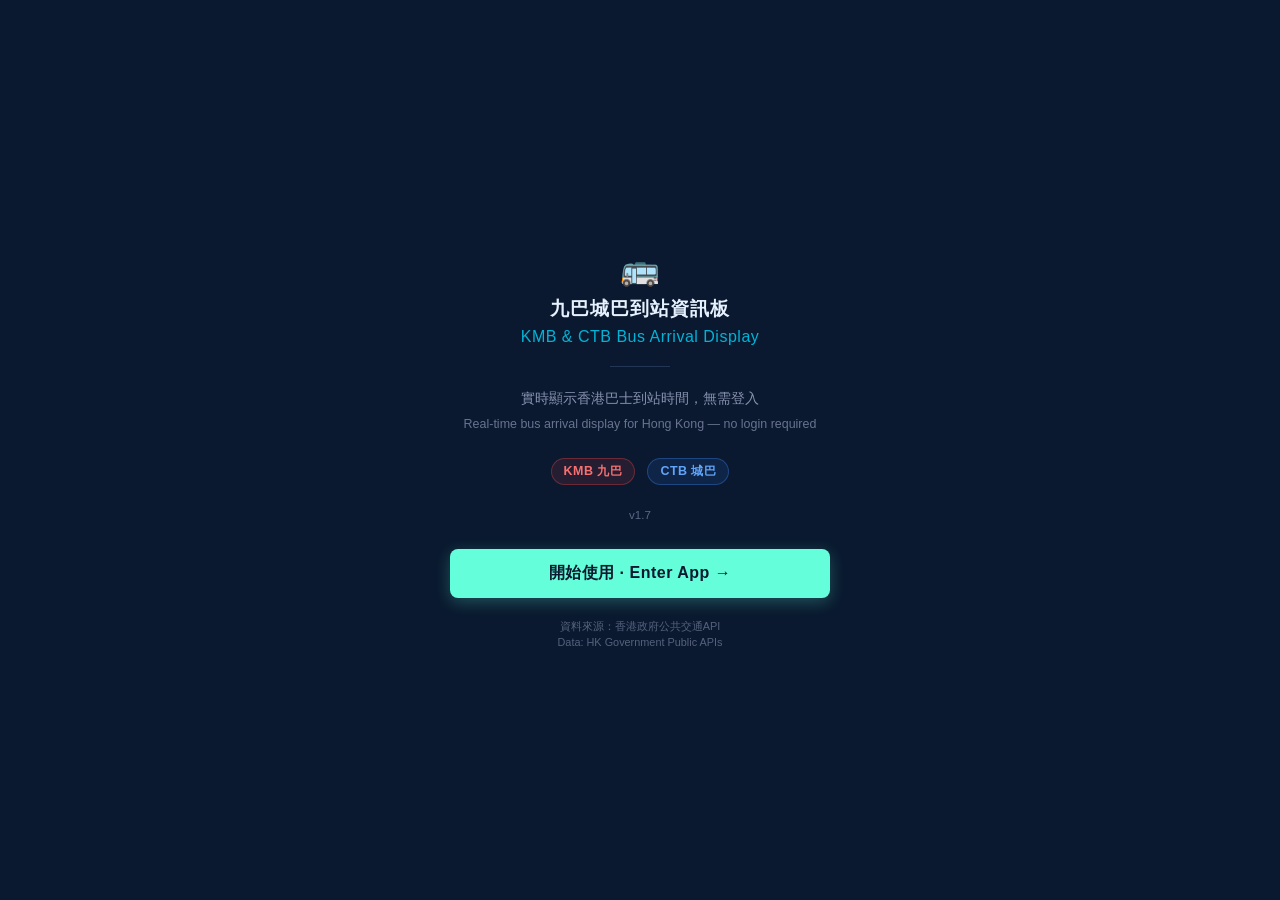
<file: project/bus/index.html>
<!DOCTYPE html>
<html lang="zh-HK">
<head>
<meta charset="UTF-8">
<meta name="viewport" content="width=device-width, initial-scale=1.0, viewport-fit=cover, user-scalable=no">
<title>九巴城巴到站資訊板</title>
<meta name="description" content="實時顯示香港九巴、城巴到站時間 — 免登入。Real-time KMB & CTB bus arrival display for Hong Kong.">
<!-- PWA -->
<meta name="theme-color" content="#0a192f">
<meta name="mobile-web-app-capable" content="yes">
<meta name="apple-mobile-web-app-capable" content="yes">
<meta name="apple-mobile-web-app-status-bar-style" content="black-translucent">
<meta name="apple-mobile-web-app-title" content="巴士到站">
<link rel="manifest" href="manifest.json">
<link rel="icon" type="image/svg+xml" href="icon.svg">
<link rel="apple-touch-icon" href="icon.svg">
<style>
  *, *::before, *::after { box-sizing: border-box; margin: 0; padding: 0; }

  :root {
    --bg: #0a192f;
    --primary: #ef4444;
    --primary-dim: rgba(239,68,68,0.1);
    --primary-border: rgba(239,68,68,0.3);
    --green: #64ffda;
    --green-bg: rgba(100,255,218,0.08);
    --green-border: rgba(100,255,218,0.25);
    --orange: #fb923c;
    --orange-bg: rgba(251,146,60,0.08);
    --orange-border: rgba(251,146,60,0.25);
    --red: #ef4444;
    --red-bg: rgba(239,68,68,0.08);
    --red-border: rgba(239,68,68,0.25);
    --card-bg: #112240;
    --border: #233554;
    --text: #ccd6f6;
    --muted: #8892b0;
    --btn-bg: #1e3a5f;
    --btn-active: #233554;
    --header-bg: #0d1b2e;
    --shadow: 0 1px 6px rgba(0,0,0,0.4);
  }

  html, body {
    height: 100%;
    background: var(--bg);
    color: var(--text);
    font-family: 'PingFang TC', 'Microsoft JhengHei', 'Noto Sans TC', sans-serif;
    overflow: hidden;
    touch-action: manipulation;
  }

  /* ── Screens ── */
  .screen { display: none; flex-direction: column; height: 100vh; height: 100dvh; overflow: hidden; }
  .screen.active { display: flex; }

  /* ════════════════════════════════════════
     SCREEN 0 — INTRO
  ════════════════════════════════════════ */
  #intro-screen {
    background: var(--bg);
    align-items: center;
    justify-content: center;
    padding: 2rem;
    gap: 0;
  }

  .intro-inner {
    display: flex;
    flex-direction: column;
    align-items: center;
    gap: 0;
    width: 100%;
    max-width: 380px;
    text-align: center;
  }

  .intro-emoji {
    font-size: 3rem;
    margin-bottom: 1rem;
    display: block;
  }

  .intro-title-tc {
    font-size: 1.6rem;
    font-weight: 700;
    color: #e6f1ff;
    margin-bottom: 0.4rem;
    letter-spacing: 1px;
  }

  .intro-title-en {
    font-size: 1rem;
    color: #00b4d8;
    font-weight: 500;
    margin-bottom: 1.25rem;
    letter-spacing: 0.5px;
  }

  .intro-divider {
    width: 60px;
    height: 1px;
    background: var(--border);
    margin: 0 auto 1.25rem;
  }

  .intro-desc-tc {
    font-size: 0.9rem;
    color: var(--muted);
    margin-bottom: 0.3rem;
    line-height: 1.6;
  }

  .intro-desc-en {
    font-size: 0.78rem;
    color: var(--muted);
    opacity: 0.75;
    margin-bottom: 1.5rem;
    line-height: 1.5;
  }

  .intro-badges {
    display: flex;
    gap: 0.75rem;
    justify-content: center;
    margin-bottom: 1.5rem;
  }

  .intro-badge {
    font-size: 0.78rem;
    font-weight: 700;
    padding: 4px 12px;
    border-radius: 50px;
    letter-spacing: 0.5px;
  }

  .intro-badge-kmb {
    background: rgba(239,68,68,0.12);
    color: #f87171;
    border: 1px solid rgba(239,68,68,0.35);
  }

  .intro-badge-ctb {
    background: rgba(59,130,246,0.12);
    color: #60a5fa;
    border: 1px solid rgba(59,130,246,0.35);
  }

  .intro-version {
    font-size: 0.72rem;
    color: var(--muted);
    margin-bottom: 1.75rem;
    opacity: 0.65;
  }

  #btn-enter-app {
    width: 100%;
    background: #64ffda;
    border: none;
    color: #0a192f;
    font-family: inherit;
    font-size: 1rem;
    font-weight: 700;
    padding: 14px;
    border-radius: 8px;
    cursor: pointer;
    touch-action: manipulation;
    letter-spacing: 0.5px;
    box-shadow: 0 4px 16px rgba(100,255,218,0.25);
    transition: opacity 0.2s;
    -webkit-tap-highlight-color: transparent;
  }

  #btn-enter-app:active { opacity: 0.85; }

  .intro-footer {
    font-size: 0.68rem;
    color: var(--muted);
    opacity: 0.6;
    margin-top: 1.25rem;
    line-height: 1.5;
  }

  /* ════════════════════════════════════════
     SCREEN 1 — SELECTION
  ════════════════════════════════════════ */
  #sel-screen { padding: 12px; padding-top: calc(12px + env(safe-area-inset-top, 0px)); gap: 10px; }

  .sel-header {
    display: flex;
    align-items: center;
    justify-content: space-between;
    flex: 0 0 auto;
  }

  .sel-header h1 {
    font-size: 1rem;
    color: var(--primary);
    font-weight: 700;
    letter-spacing: 1px;
  }

  .sel-header-btns { display: flex; align-items: center; gap: 8px; }

  #btn-goto-nearby {
    font-size: 1.05rem;
    padding: 5px 10px;
    background: none;
    color: var(--text);
    border: 1px solid var(--primary-border);
    border-radius: 6px;
    cursor: pointer;
    font-family: inherit;
    touch-action: manipulation;
    line-height: 1;
  }
  #btn-goto-nearby:active { background: var(--btn-active); }

  #btn-board-nearby {
    background: none;
    border: 1px solid var(--primary-border);
    color: var(--text);
    border-radius: 6px;
    padding: 4px 8px;
    font-size: 0.95rem;
    cursor: pointer;
    font-family: inherit;
    line-height: 1;
    touch-action: manipulation;
  }
  #btn-board-nearby:active { background: var(--btn-active); }

  #btn-goto-board {
    font-size: 0.8rem;
    padding: 7px 16px;
    background: var(--primary);
    color: #fff;
    border: none;
    border-radius: 6px;
    cursor: pointer;
    font-family: inherit;
    font-weight: 600;
    touch-action: manipulation;
    box-shadow: var(--shadow);
  }

  /* Typed route display */
  .sel-input-area {
    flex: 0 0 auto;
    background: var(--card-bg);
    border: 2px solid var(--primary-border);
    border-radius: 10px;
    padding: 12px 16px;
    min-height: 56px;
    display: flex;
    align-items: center;
    justify-content: space-between;
    gap: 10px;
    box-shadow: var(--shadow);
  }

  #typed-display {
    font-size: 2rem;
    letter-spacing: 4px;
    color: var(--primary);
    font-weight: 700;
    min-width: 80px;
  }

  #valid-badge {
    font-size: 0.78rem;
    color: var(--green);
    font-weight: 600;
  }

  /* Route match list */
  #route-matches {
    flex: 1 1 0;
    overflow-y: auto;
    min-height: 0;
    display: flex;
    flex-direction: column;
    background: var(--card-bg);
    border-radius: 10px;
    border: 1px solid var(--border);
    box-shadow: var(--shadow);
    overflow-x: hidden;
  }

  .rli-loading {
    color: var(--muted);
    font-size: 0.8rem;
    padding: 16px;
    text-align: center;
  }

  .rli {
    display: flex;
    align-items: center;
    padding: 10px 14px;
    border-bottom: 1px solid var(--border);
    cursor: pointer;
    touch-action: manipulation;
    -webkit-tap-highlight-color: transparent;
    gap: 12px;
  }

  .rli:last-child { border-bottom: none; }
  .rli:active { background: rgba(255,255,255,0.04); }

  .rli-num {
    font-size: 1.15rem;
    font-weight: 700;
    color: var(--primary);
    min-width: 60px;
    letter-spacing: 0.5px;
  }

  .rli-dests {
    flex: 1;
    display: flex;
    flex-direction: column;
    gap: 1px;
  }

  .rli-dest {
    font-size: 0.82rem;
    color: var(--text);
  }

  .rli-dest.inbound { color: var(--muted); }

  .rli-company {
    font-size: 0.62rem;
    font-weight: 700;
    padding: 2px 5px;
    border-radius: 4px;
    flex-shrink: 0;
    letter-spacing: 0.3px;
    align-self: center;
  }
  .rli-kmb { background: rgba(239,68,68,0.1); color: #f87171; border: 1px solid rgba(239,68,68,0.3); }
  .rli-ctb { background: rgba(59,130,246,0.1); color: #60a5fa; border: 1px solid rgba(59,130,246,0.3); }

  .board-company {
    font-size: 0.58rem;
    font-weight: 700;
    padding: 1px 4px;
    border-radius: 3px;
    vertical-align: middle;
    margin-left: 4px;
    position: relative;
    top: -2px;
  }
  .board-kmb { background: rgba(239,68,68,0.1); color: #f87171; }
  .board-ctb { background: rgba(59,130,246,0.1); color: #60a5fa; }

  /* Numpad — always anchored to bottom, never pushed by list */
  .sel-numpad {
    flex: 0 0 auto;
    flex-shrink: 0;
    display: flex;
    flex-direction: column;
    gap: 7px;
    background: var(--bg);
    padding-top: 6px;
    padding-bottom: env(safe-area-inset-bottom, 0px);
  }

  .numpad-digits {
    display: grid;
    grid-template-columns: repeat(3, 1fr);
    gap: 6px;
  }

  .numpad-letters {
    display: flex;
    flex-wrap: wrap;
    gap: 6px;
    justify-content: center;
  }

  button.key {
    background: var(--btn-bg);
    border: 1px solid var(--border);
    border-radius: 8px;
    color: var(--text);
    font-size: 1.2rem;
    font-family: inherit;
    padding: 13px 8px;
    cursor: pointer;
    touch-action: manipulation;
    user-select: none;
    transition: background 0.08s;
    -webkit-tap-highlight-color: transparent;
    font-weight: 500;
    box-shadow: var(--shadow);
  }

  button.key:active { background: var(--btn-active); }

  button.key.dim { color: var(--muted); border-color: var(--border); box-shadow: none; opacity: 0.5; }

  button.key.letter { padding: 10px 14px; font-size: 1rem; }

  button.key.clr { color: var(--red); }
  button.key.bsp { color: var(--muted); }

  #btn-add-route {
    background: var(--btn-bg);
    border: 2px solid var(--border);
    border-radius: 8px;
    color: var(--muted);
    font-size: 1rem;
    font-family: inherit;
    padding: 13px;
    cursor: not-allowed;
    touch-action: manipulation;
    user-select: none;
    -webkit-tap-highlight-color: transparent;
    font-weight: 600;
  }

  #btn-add-route.enabled {
    background: var(--primary);
    border-color: var(--primary);
    color: #fff;
    cursor: pointer;
    box-shadow: var(--shadow);
  }

  /* ════════════════════════════════════════
     SCREEN 2 — STOP PICKER
  ════════════════════════════════════════ */
  #stop-screen { padding: 0; }

  .stop-header {
    flex: 0 0 auto;
    background: var(--header-bg);
    border-bottom: 2px solid var(--primary-border);
    padding: 10px 14px;
    padding-top: calc(10px + env(safe-area-inset-top, 0px));
    display: flex;
    flex-direction: column;
    gap: 8px;
    box-shadow: var(--shadow);
  }

  .stop-header-top {
    display: flex;
    align-items: center;
    gap: 10px;
  }

  .stop-header-top-left { display: flex; align-items: center; gap: 8px; flex: 1; }

  #stop-back {
    background: var(--btn-bg);
    border: 1px solid var(--border);
    color: var(--text);
    font-size: 0.9rem;
    padding: 6px 14px;
    border-radius: 6px;
    cursor: pointer;
    font-family: inherit;
    touch-action: manipulation;
    flex-shrink: 0;
  }

  #stop-home {
    background: var(--primary);
    border: none;
    color: #fff;
    font-size: 0.85rem;
    padding: 6px 14px;
    border-radius: 6px;
    cursor: pointer;
    font-family: inherit;
    touch-action: manipulation;
    flex-shrink: 0;
    font-weight: 600;
  }

  #stop-home:active { opacity: 0.82; }

  #stop-route-label {
    font-size: 1.3rem;
    color: var(--primary);
    font-weight: 700;
    letter-spacing: 1px;
  }

  .stop-dir-hint {
    font-size: 0.72rem;
    color: var(--muted);
  }

  .dir-tabs { display: flex; gap: 6px; }

  .dir-tab {
    flex: 1;
    background: var(--btn-bg);
    border: 1px solid var(--border);
    border-radius: 6px;
    color: var(--muted);
    font-family: inherit;
    font-size: 0.85rem;
    padding: 8px;
    cursor: pointer;
    touch-action: manipulation;
    font-weight: 500;
  }

  .dir-tab.active {
    background: var(--primary-dim);
    border-color: var(--primary);
    color: var(--primary);
    font-weight: 600;
  }

  #stop-list, #nearby-list {
    flex: 1 1 0;
    overflow-y: auto;
    padding: 8px;
    display: flex;
    flex-direction: column;
    gap: 5px;
  }

  #nearby-map {
    flex: 1 1 0;
    min-height: 0;
    display: none;
  }

  #nearby-map.active {
    display: block;
  }

  #nearby-list.hidden {
    display: none;
  }

  #nearby-map .leaflet-popup-content-wrapper,
  #nearby-map .leaflet-popup-tip {
    background: var(--card-bg);
    color: var(--text);
  }

  #nearby-map .leaflet-popup-content {
    margin: 10px 12px;
    font-family: inherit;
  }

  #nearby-map .nearby-popup-tc { font-size: 0.85rem; font-weight: 600; }
  #nearby-map .nearby-popup-en { font-size: 0.72rem; color: var(--muted); margin-top: 2px; }
  #nearby-map .nearby-popup-dist { font-size: 0.72rem; color: var(--green); font-weight: 700; margin-top: 4px; }

  #nearby-map .leaflet-control-attribution {
    background: rgba(10,25,47,0.7);
    color: var(--muted);
  }

  #nearby-map .leaflet-control-attribution a { color: var(--green); }

  #nearby-map .leaflet-bar a {
    background: var(--card-bg);
    color: var(--text);
    border-bottom: 1px solid var(--border);
  }

  #nearby-map .leaflet-bar a:hover {
    background: var(--btn-bg);
  }

  .nearby-user-dot {
    width: 16px;
    height: 16px;
    border-radius: 50%;
    background: var(--green);
    border: 2px solid #fff;
    box-shadow: 0 0 0 4px rgba(100,255,218,0.25);
  }

  .nearby-stop-dot {
    width: 12px;
    height: 12px;
    border-radius: 50%;
    background: var(--primary);
    border: 2px solid #fff;
  }

  .stop-distance {
    font-size: 0.72rem;
    color: var(--green);
    min-width: 54px;
    text-align: right;
    font-weight: 700;
    flex-shrink: 0;
  }

  .nearby-route-row {
    display: flex;
    align-items: center;
    gap: 8px;
    padding: 6px 0;
    border-bottom: 1px solid var(--border);
  }
  .nearby-route-row:last-child { border-bottom: none; }
  .nearby-route-num { font-weight: 700; color: var(--primary); min-width: 42px; font-size: 0.85rem; flex-shrink: 0; }
  .nearby-route-dest {
    flex: 1; font-size: 0.78rem; color: var(--text);
    overflow: hidden; text-overflow: ellipsis; white-space: nowrap;
  }
  .nearby-add-btn {
    background: none;
    border: 1px solid var(--green-border);
    color: var(--green);
    border-radius: 6px;
    width: 28px;
    height: 28px;
    font-size: 1.05rem;
    cursor: pointer;
    flex-shrink: 0;
    touch-action: manipulation;
    font-family: inherit;
  }
  .nearby-add-btn:active { background: var(--green-bg); }
  .nearby-add-btn.added { border-color: var(--border); color: var(--muted); cursor: default; }

  .stop-item {
    background: var(--card-bg);
    border: 1px solid var(--border);
    border-radius: 8px;
    cursor: pointer;
    touch-action: manipulation;
    display: flex;
    flex-direction: column;
    flex-shrink: 0;
    -webkit-tap-highlight-color: transparent;
    box-shadow: var(--shadow);
    overflow: hidden;
  }

  .stop-item:active { background: rgba(255,255,255,0.03); }

  .stop-item.stop-expanded {
    border-color: var(--primary);
    background: var(--primary-dim);
  }

  .stop-item-row {
    display: flex;
    align-items: center;
    gap: 10px;
    padding: 0 14px;
    height: 52px;
    flex-shrink: 0;
  }

  .stop-seq {
    font-size: 0.75rem;
    color: var(--muted);
    min-width: 22px;
    text-align: right;
    font-weight: 500;
    flex-shrink: 0;
  }

  .stop-names { flex: 1; min-width: 0; }

  .stop-name-tc { font-size: 0.95rem; color: var(--text); font-weight: 500; }
  .stop-name-en { font-size: 0.68rem; color: var(--muted); margin-top: 1px; }

  .stop-eta-mini {
    font-size: 0.78rem;
    font-weight: 700;
    color: var(--green);
    flex-shrink: 0;
    min-width: 30px;
    text-align: right;
  }

  .stop-eta-mini.soon { color: var(--orange); }
  .stop-eta-mini.now  { color: var(--red); }
  .stop-eta-mini.loading { color: var(--muted); font-weight: 400; }

  .stop-eta-detail {
    padding: 4px 14px 12px 48px;
    display: flex;
    gap: 8px;
    flex-wrap: wrap;
  }

  .stop-star {
    background: none;
    border: none;
    font-size: 1.35rem;
    color: var(--muted);
    cursor: pointer;
    padding: 2px 4px;
    touch-action: manipulation;
    line-height: 1;
    flex-shrink: 0;
  }

  .stop-star:active { color: #f59e0b; }

  .stop-loading {
    color: var(--muted);
    text-align: center;
    padding: 40px;
    font-size: 0.9rem;
  }

  /* Opposite direction tile */
  .stop-flip-tile {
    background: var(--btn-bg);
    border: 2px dashed var(--border);
    border-radius: 8px;
    padding: 14px 16px;
    display: flex;
    align-items: center;
    gap: 12px;
    cursor: pointer;
    touch-action: manipulation;
    flex-shrink: 0;
    -webkit-tap-highlight-color: transparent;
    margin-top: 4px;
  }
  .stop-flip-tile:active { background: var(--btn-active); }
  .stop-flip-arrow { font-size: 1.3rem; color: var(--muted); flex-shrink: 0; }
  .stop-flip-info { display: flex; flex-direction: column; gap: 1px; flex: 1; }
  .stop-flip-label { font-size: 0.68rem; color: var(--muted); }
  .stop-flip-dest { font-size: 0.95rem; color: var(--primary); font-weight: 600; }

  /* ════════════════════════════════════════
     SCREEN 3 — DEPARTURE BOARD
  ════════════════════════════════════════ */
  #disp-screen { padding: 0; }

  .board-header {
    flex: 0 0 auto;
    background: var(--header-bg);
    border-bottom: 2px solid var(--primary-border);
    padding: 9px 14px;
    padding-top: calc(9px + env(safe-area-inset-top, 0px));
    display: flex;
    align-items: center;
    justify-content: space-between;
    box-shadow: var(--shadow);
  }

  .board-title {
    font-size: 0.95rem;
    color: var(--primary);
    font-weight: 700;
    letter-spacing: 1px;
  }

  .board-header-btns { display: flex; gap: 8px; align-items: center; }

  #last-update { font-size: 0.65rem; color: var(--muted); }

  #btn-board-edit {
    background: none;
    border: 1px solid var(--primary-border);
    color: var(--primary);
    font-family: inherit;
    font-size: 0.8rem;
    padding: 5px 12px;
    border-radius: 5px;
    cursor: pointer;
    touch-action: manipulation;
    font-weight: 500;
  }

  #btn-board-edit:active { background: var(--primary-dim); }

  #btn-board-add {
    background: var(--primary);
    border: none;
    color: #fff;
    width: 34px;
    height: 34px;
    border-radius: 50%;
    cursor: pointer;
    touch-action: manipulation;
    display: flex;
    align-items: center;
    justify-content: center;
    flex-shrink: 0;
    box-shadow: 0 2px 6px rgba(239,68,68,0.35);
  }

  #btn-board-add:active { opacity: 0.82; }

  #board-rows {
    flex: 1 1 0;
    overflow-y: auto;
    padding: 8px;
    display: flex;
    flex-direction: column;
    gap: 8px;
  }

  .board-empty {
    color: var(--muted);
    text-align: center;
    padding: 60px 20px;
    font-size: 0.9rem;
    line-height: 2;
  }

  .board-card {
    background: var(--card-bg);
    border: 1px solid var(--border);
    border-left: 4px solid var(--primary);
    border-radius: 8px;
    padding: 12px 14px;
    position: relative;
    box-shadow: var(--shadow);
    cursor: pointer;
    touch-action: manipulation;
    -webkit-tap-highlight-color: transparent;
  }

  .board-card:active { background: rgba(255,255,255,0.03); }
  .board-card.starred-card { background: rgba(245,158,11,0.05); border-left-color: #f59e0b; }

  .board-card-top {
    display: flex;
    align-items: baseline;
    gap: 10px;
    margin-bottom: 3px;
    padding-right: 68px;
  }

  .board-route {
    font-size: 1.6rem;
    font-weight: 700;
    color: var(--primary);
    letter-spacing: 0.5px;
    min-width: 64px;
  }

  .board-dest {
    font-size: 0.88rem;
    color: var(--text);
    flex: 1;
    overflow: hidden;
    text-overflow: ellipsis;
    white-space: nowrap;
    font-weight: 500;
  }

  .board-card-stop {
    font-size: 0.68rem;
    color: var(--muted);
    margin-bottom: 8px;
    padding-right: 68px;
  }

  .board-etas { display: flex; gap: 7px; flex-wrap: wrap; }

  .eta-pill {
    background: var(--green-bg);
    border: 1px solid var(--green-border);
    border-radius: 6px;
    padding: 5px 14px;
    font-size: 1rem;
    font-weight: 700;
    color: var(--green);
    min-width: 56px;
    text-align: center;
  }

  .eta-pill.soon {
    background: var(--orange-bg);
    border-color: var(--orange-border);
    color: var(--orange);
  }

  .eta-pill.now {
    background: var(--red-bg);
    border-color: var(--red-border);
    color: var(--red);
  }

  .eta-pill.no-data {
    background: rgba(255,255,255,0.03);
    border-color: var(--border);
    color: var(--muted);
    font-size: 0.8rem;
    font-weight: 400;
  }

  .board-star {
    position: absolute;
    top: 9px;
    right: 9px;
    background: none;
    border: none;
    font-size: 1.25rem;
    color: var(--muted);
    cursor: pointer;
    padding: 2px 4px;
    touch-action: manipulation;
    line-height: 1;
    z-index: 1;
  }

  .board-star.starred { color: #f59e0b; }

  .board-del {
    background: none;
    border: 1px solid rgba(239,68,68,0.35);
    color: var(--red);
    font-size: 0.72rem;
    padding: 3px 8px;
    border-radius: 4px;
    cursor: pointer;
    font-family: inherit;
    touch-action: manipulation;
    display: none;
    margin-top: 6px;
  }

  .edit-mode .board-del { display: inline-block; }

  /* ── Spinner ── */
  .spinner {
    display: inline-block;
    width: 14px; height: 14px;
    border: 2px solid var(--border);
    border-top-color: var(--primary);
    border-radius: 50%;
    animation: spin 0.7s linear infinite;
    vertical-align: middle;
    margin-left: 6px;
  }

  @keyframes spin { to { transform: rotate(360deg); } }

  /* ════════════════════════════════════════
     RESPONSIVE — compact for landscape / small screens
  ════════════════════════════════════════ */
  @media (max-height: 520px), (orientation: landscape) {
    /* Stop list: tighter rows */
    .stop-item-row { padding: 0 12px; height: 42px; }
    .stop-name-tc  { font-size: 0.85rem; }
    .stop-name-en  { font-size: 0.62rem; }
    .stop-eta-detail { padding: 3px 12px 8px 36px; gap: 6px; }
    .stop-loading  { padding: 20px; }
    #stop-list     { gap: 3px; padding: 5px; }

    /* Board cards: tighter */
    .board-card    { padding: 8px 12px; }
    .board-route   { font-size: 1.2rem; min-width: 52px; }
    .board-dest    { font-size: 0.8rem; }
    .board-card-stop { font-size: 0.62rem; margin-bottom: 5px; }
    .board-etas    { gap: 5px; }
    .eta-pill      { padding: 4px 10px; font-size: 0.88rem; min-width: 48px; }
    #board-rows    { gap: 5px; padding: 5px; }

    /* Selection screen: tighter numpad */
    button.key     { padding: 10px 6px; font-size: 1.05rem; }
    button.key.letter { padding: 8px 10px; font-size: 0.9rem; }
    .sel-input-area { min-height: 46px; padding: 8px 14px; }
    #typed-display { font-size: 1.6rem; }
    #sel-screen    { gap: 7px; padding: 8px; padding-top: calc(8px + env(safe-area-inset-top, 0px)); }
    .sel-numpad    { gap: 5px; }
    .numpad-digits { gap: 4px; }
    .numpad-letters { gap: 4px; }
    #btn-add-route { padding: 10px; }

    /* Headers */
    .stop-header   { padding: 7px 12px; padding-top: calc(7px + env(safe-area-inset-top, 0px)); gap: 6px; }
    .board-header  { padding: 6px 12px; padding-top: calc(6px + env(safe-area-inset-top, 0px)); }
    .dir-tab       { padding: 6px; font-size: 0.8rem; }

    /* Intro compact */
    .intro-title-tc { font-size: 1.2rem; }
    .intro-emoji    { font-size: 2rem; margin-bottom: 0.5rem; }
    .intro-inner    { gap: 0; }
  }

  /* Landscape two-column for selection screen */
  @media (orientation: landscape) and (max-height: 520px) {
    #sel-screen {
      flex-direction: row;
      flex-wrap: wrap;
    }
    .sel-header    { flex: 0 0 100%; }
    .sel-input-area { flex: 0 0 100%; }
    #route-matches { flex: 1 1 0; min-height: 0; }
    .sel-numpad    { flex: 0 0 auto; width: 220px; }
  }

  /* ════════════════════════════════════════
     WIDE SCREEN — tablet / desktop / 12" wall board
     Board flows into a multi-column grid; the search
     and stop columns stay centred like a phone panel.
  ════════════════════════════════════════ */
  @media (min-width: 768px) {
    #board-rows {
      display: grid;
      grid-template-columns: repeat(auto-fill, minmax(320px, 1fr));
      align-content: start;
      gap: 12px;
      padding: 16px;
    }
    #stop-list, #nearby-list { max-width: 900px; margin-inline: auto; width: 100%; }
    .sel-input-area,
    #route-matches,
    .sel-numpad { max-width: 480px; margin-inline: auto; width: 100%; }
  }

  /* ── Card share button (top-right, left of star) ── */
  .board-share {
    position: absolute;
    top: 9px;
    right: 40px;
    background: none;
    border: none;
    color: var(--muted);
    cursor: pointer;
    padding: 2px 4px;
    line-height: 1;
    z-index: 1;
    touch-action: manipulation;
    display: flex;
    align-items: center;
  }
  .board-share:active { color: var(--green); }
  .board-share svg { width: 16px; height: 16px; }

  /* ── Header share button ── */
  #btn-board-share {
    background: none;
    border: 1px solid var(--primary-border);
    color: var(--text);
    border-radius: 6px;
    padding: 4px 8px;
    font-size: 0.72rem;
    cursor: pointer;
    font-family: inherit;
    display: flex;
    align-items: center;
    gap: 4px;
    touch-action: manipulation;
  }
  #btn-board-share:active { background: var(--btn-active); }
  #btn-board-share svg { width: 14px; height: 14px; }

  /* ── Toast ── */
  #toast {
    position: fixed;
    left: 50%;
    bottom: calc(24px + env(safe-area-inset-bottom, 0px));
    transform: translateX(-50%) translateY(20px);
    background: var(--card-bg);
    color: var(--text);
    border: 1px solid var(--green-border);
    box-shadow: var(--shadow);
    padding: 11px 20px;
    border-radius: 10px;
    font-size: 0.85rem;
    font-weight: 500;
    z-index: 1000;
    opacity: 0;
    pointer-events: none;
    transition: opacity 0.25s, transform 0.25s;
    max-width: 90vw;
    text-align: center;
  }
  #toast.show { opacity: 1; transform: translateX(-50%) translateY(0); }
</style>
</head>
<body>

<!-- ════════ SCREEN 0: INTRO ════════ -->
<div id="intro-screen" class="screen active">
  <div class="intro-inner">
    <span class="intro-emoji">🚌</span>
    <div class="intro-title-tc">九巴城巴到站資訊板</div>
    <div class="intro-title-en">KMB &amp; CTB Bus Arrival Display</div>
    <div class="intro-divider"></div>
    <div class="intro-desc-tc">實時顯示香港巴士到站時間，無需登入</div>
    <div class="intro-desc-en">Real-time bus arrival display for Hong Kong — no login required</div>
    <div class="intro-badges">
      <span class="intro-badge intro-badge-kmb">KMB 九巴</span>
      <span class="intro-badge intro-badge-ctb">CTB 城巴</span>
    </div>
    <div class="intro-version">v1.7</div>
    <button type="button" id="btn-enter-app">開始使用 · Enter App →</button>
    <div class="intro-footer">
      資料來源：香港政府公共交通API<br>
      Data: HK Government Public APIs
    </div>
  </div>
</div>

<!-- ════════ SCREEN 1: 路線搜尋 ════════ -->
<div id="sel-screen" class="screen">
  <div class="sel-header">
    <h1>九巴 ● 路線搜尋 <span style="font-size:0.65rem;color:var(--muted);font-weight:400">Route Search</span></h1>
    <div class="sel-header-btns">
      <button type="button" id="btn-goto-nearby" title="附近站點 · Nearby stops">📍</button>
      <button type="button" id="btn-goto-board">班次板 ▶</button>
    </div>
  </div>

  <div class="sel-input-area">
    <span id="typed-display">_</span>
    <span id="valid-badge"></span>
  </div>

  <div id="route-matches"></div>

  <div class="sel-numpad">
    <div class="numpad-letters" id="numpad-letters"></div>
    <div class="numpad-digits" id="numpad-digits">
      <button type="button" class="key" data-k="7">7</button>
      <button type="button" class="key" data-k="8">8</button>
      <button type="button" class="key" data-k="9">9</button>
      <button type="button" class="key" data-k="4">4</button>
      <button type="button" class="key" data-k="5">5</button>
      <button type="button" class="key" data-k="6">6</button>
      <button type="button" class="key" data-k="1">1</button>
      <button type="button" class="key" data-k="2">2</button>
      <button type="button" class="key" data-k="3">3</button>
      <button type="button" class="key clr" data-k="CLR">清除</button>
      <button type="button" class="key" data-k="0">0</button>
      <button type="button" class="key bsp" data-k="BSP">&#9003;</button>
    </div>
    <div>
      <button type="button" id="btn-add-route" style="width:100%">確認新增</button>
    </div>
  </div>
</div>

<!-- ════════ SCREEN 2: 站點選擇 ════════ -->
<div id="stop-screen" class="screen">
  <div class="stop-header">
    <div class="stop-header-top">
      <div class="stop-header-top-left">
        <button type="button" id="stop-back">← 返回</button>
        <span id="stop-route-label"></span>
      </div>
      <button type="button" id="stop-home">班次板 ▶</button>
    </div>
    <div class="dir-tabs" id="dir-tabs"></div>
    <div class="stop-dir-hint">點選站點以顯示到站時間 · Tap stop for ETA</div>
  </div>
  <div id="stop-list"></div>
</div>

<!-- ════════ SCREEN: 附近站點 NEARBY ════════ -->
<div id="nearby-screen" class="screen">
  <div class="stop-header">
    <div class="stop-header-top">
      <div class="stop-header-top-left">
        <button type="button" id="nearby-back">← 返回</button>
        <span>📍 附近站點 Nearby</span>
      </div>
    </div>
    <div class="dir-tabs" id="nearby-view-tabs">
      <button type="button" class="dir-tab active" data-view="list">☰ 列表 List</button>
      <button type="button" class="dir-tab" data-view="map">🗺 地圖 Map</button>
    </div>
    <div class="stop-dir-hint">只支援九巴站點 · KMB stops only, powered by GPS</div>
  </div>
  <div id="nearby-list"></div>
  <div id="nearby-map"></div>
</div>

<!-- ════════ SCREEN 3: 班次顯示板 ════════ -->
<div id="disp-screen" class="screen">
  <div class="board-header">
    <span class="board-title">● 九巴班次 <span style="font-size:0.6rem;color:var(--muted);font-weight:400">Bus Arrivals</span></span>
    <div class="board-header-btns">
      <span id="last-update"></span>
      <button type="button" id="btn-board-nearby" title="附近站點 · Nearby stops">📍</button>
      <button type="button" id="btn-board-share" title="分享班次板 · Share board">
        <svg viewBox="0 0 24 24" fill="none" stroke="currentColor" stroke-width="2" stroke-linecap="round" stroke-linejoin="round">
          <circle cx="18" cy="5" r="3"/><circle cx="6" cy="12" r="3"/><circle cx="18" cy="19" r="3"/>
          <line x1="8.6" y1="13.5" x2="15.4" y2="17.5"/><line x1="15.4" y1="6.5" x2="8.6" y2="10.5"/>
        </svg>分享
      </button>
      <button type="button" id="btn-board-edit">編輯</button>
      <button type="button" id="btn-board-add" title="搜尋路線">
        <svg width="16" height="16" viewBox="0 0 24 24" fill="none" stroke="currentColor" stroke-width="2.8" stroke-linecap="round" stroke-linejoin="round">
          <circle cx="11" cy="11" r="7"/>
          <line x1="21" y1="21" x2="16.65" y2="16.65"/>
        </svg>
      </button>
    </div>
  </div>
  <div id="board-rows"></div>
</div>

<!-- Toast -->
<div id="toast"></div>

<script>
// ═══════════════════════════════════════════════════════════
// KMB ROUTES — 797 routes hardcoded
// ═══════════════════════════════════════════════════════════
const KMB_ROUTES = ["1","10","101","101R","101X","102","102P","102R","103","104","106","106A","106P","107","107P","108","109","11","110","111","111P","112","113","115","115P","116","117","118","118P","118R","11B","11C","11D","11K","11X","12","12A","12P","13","13D","13M","13P","13X","14","14B","14D","14H","14S","14X","15","15A","15X","16","16M","16P","16X","17","170","171","171A","171P","18","182","182X","19","1A","2","203C","203E","203S","208","21","211","211A","213A","213B","213D","213E","213M","213S","213X","214","214P","215P","215R","215X","216M","219X","224R","224X","23","230R","230X","234A","234B","234C","234D","234P","234X","235","235M","238M","238P","238X","23M","24","240X","241X","242X","243M","243P","248M","249M","249X","251A","251B","251C","251M","252","252B","252S","252X","258A","258D","258P","258S","258X","259B","259C","259D","259E","259R","259S","259X","26","260B","260C","260R","260X","261","261B","261P","261S","261X","263","263A","263B","263C","264R","265B","265M","265P","265S","267X","268","268A","268B","268C","268M","268P","268X","269B","269C","269D","269M","269P","269R","269S","269X","26M","26X","27","270","270A","270B","270C","270D","270E","270P","270R","270S","271","271A","271B","271P","271R","271S","271X","272A","272E","272K","272P","272S","272X","273","273A","273B","273C","273D","273P","273S","274","274P","274X","275R","275X","276","276A","276B","276C","276P","277A","277B","277E","277P","277X","278A","278K","278P","278X","279A","279B","279S","279X","27X","28","280X","281","281A","281B","281E","281X","282","283","284","285","285A","286A","286C","286D","286P","286X","287","287D","287P","287X","288","288A","288B","288C","288D","289K","289R","28B","28S","290","290A","290E","290X","291P","292P","293S","296A","296C","296D","296M","296P","297","297P","298","298E","298F","298X","299X","29M","2A","2B","2D","2E","2F","2P","2X","30","302","302A","307","307A","307P","30X","31","31A","31B","31M","31P","32","32H","32M","32P","33","331","331S","33A","33B","33R","33X","34","34M","35A","35X","36","36A","36B","36M","36R","36X","37","373","37M","37X","38","38A","38B","38P","38S","39A","39M","3B","3C","3D","3M","3S","3X","40","40A","40B","40E","40P","40X","41A","41M","41R","42","42A","42C","42M","43","43A","43B","43C","43D","43M","43P","43S","43X","44","44M","45","46","46P","46R","46S","46X","47A","47X","48P","48X","49","49A","49M","49P","49X","5","51","52P","52X","53","54","57M","58M","58P","58X","59A","59M","59X","5A","5C","5D","5M","5P","5R","6","600","601","601P","603","603A","603P","603S","606","606A","606X","60M","60X","613","613A","619","619P","619X","61A","61M","61P","61X","621","62P","62X","63","63R","63X","641","64K","64P","64S","64X","65K","65X","66M","66X","671","671X","673","673A","673P","678","67A","67M","67X","68","680","680B","680P","680X","681","681P","68A","68E","68F","68M","68R","68X","69","690","690P","690S","69C","69M","69P","69X","6C","6D","6E","6F","6P","6R","7","70K","70S","71A","71B","71K","71P","71S","72","72A","72C","72K","72X","73","73A","73B","73D","73F","73K","73P","73S","73X","74","74A","74B","74C","74D","74E","74F","74K","74P","74R","74S","74X","75K","75P","75X","76","76K","76S","77K","78","78A","78B","78K","78S","79K","7B","7M","8","80","80A","80K","80P","80X","81","81C","81K","81X","82B","82C","82D","82K","82X","83A","83K","83P","83S","83X","848","84M","85","85A","85B","85K","85M","85P","85S","85X","86","868","869","86A","86C","86K","86S","872","872X","87B","87C","87D","87E","87K","87P","87R","87S","88","887","888","889","88K","88X","89","891","893","89B","89C","89D","89P","89S","89X","8A","8P","9","90","900","900X","904","905","905A","905P","907C","907D","91","914","914P","914X","917","918","91B","91M","91P","91R","91S","92","92R","934","934A","935","936","936A","93A","93K","93M","93P","94","945","948","948A","948B","948E","948P","948X","95","95M","96","960","960A","960B","960C","960P","960S","960X","961","961P","961S","968","968A","968X","96R","97","978","978A","978B","98","980A","980X","981P","982X","985","985A","985B","98A","98B","98C","98D","98E","98P","98R","98S","99","99R","A30","A31","A32","A33","A33X","A34","A36","A37","A38","A41","A41P","A42","A43","A43P","A46","A47X","B1","B9","B9A","E31","E32","E32A","E33","E33P","E36","E36A","E36C","E36P","E36S","E37","E37C","E41","E42","E42C","E42P","E43","HK1","HK2","N116","N118","N121","N122","N170","N171","N182","N213","N214","N216","N237","N241","N243","N252","N260","N269","N271","N276","N281","N283","N287","N290","N293","N30","N307","N31","N36","N368","N373","N39","N3D","N41X","N42","N42A","N43","N48","N619","N64","N680","N691","N73","N78","N960","NA30","NA31","NA32","NA33","NA36","NA37","NA40","NA41","NA43","NA47","NA52","P960","P968","PB1","PB2","PB3","PB4","PB5","R108","R215","R230","R241","R298","R33","R42","R603","R78","R8","R934","R936","R948","S1","S64","S64C","S64P","S64X","SP1","SP10","SP12","SP3","SP5A","SP6","SP7","T270","T277","T74","T80","W2","W3","W4","X1","X33","X36","X40","X42C","X42P","X43","X47","X6C","X89D","X90"];

// ═══════════════════════════════════════════════════════════
// PREFIX MAP  (rebuilt when CTB routes arrive)
// ═══════════════════════════════════════════════════════════
const KMB_ROUTE_SET = new Set(KMB_ROUTES);
const allRouteNums  = new Set(KMB_ROUTES); // grows after CTB fetch

let PM = new Map();
function buildPM() {
  PM = new Map();
  for (const r of allRouteNums) {
    for (let i = 0; i <= r.length; i++) {
      const p = r.slice(0, i);
      if (!PM.has(p)) PM.set(p, new Set());
      if (i < r.length) PM.get(p).add(r[i]);
    }
  }
}
buildPM();

const validNext = p => PM.get(p) || new Set();
const isRoute   = s => s.length > 0 && allRouteNums.has(s);

// ═══════════════════════════════════════════════════════════
// MOCK MODE
// ═══════════════════════════════════════════════════════════
const MOCK_MODE = false;

const MOCK_DB = {
  '296C': {
    variants: [
      { bound:'O', service_type:'1', orig_tc:'尚德', orig_en:'Sheung Tak', dest_tc:'長沙灣（海盈邨）', dest_en:'Cheung Sha Wan (Hoi Ying Estate)' },
      { bound:'I', service_type:'1', orig_tc:'長沙灣（海盈邨）', orig_en:'Cheung Sha Wan (Hoi Ying Estate)', dest_tc:'尚德', dest_en:'Sheung Tak' }
    ],
    stops: [
      { stop:'M001', seq:'1', name_tc:'尚德總站 (TK967)', name_en:'SHEUNG TAK BUS TERMINUS (TK967)' },
      { stop:'M002', seq:'2', name_tc:'唐明街公園 (TK575)', name_en:'TONG MING STREET PARK (TK575)' },
      { stop:'M003', seq:'3', name_tc:'將軍澳隧道轉車站 (LT301)', name_en:'TSEUNG KWAN O TUNNEL BBI (LT301)' },
      { stop:'M004', seq:'4', name_tc:'觀塘轉車站 (KT346)', name_en:'KWUN TONG BBI (KT346)' },
      { stop:'M005', seq:'5', name_tc:'長沙灣（海盈邨）(HC123)', name_en:'CHEUNG SHA WAN (HC123)' }
    ]
  },
  '1': {
    variants: [
      { bound:'O', service_type:'1', orig_tc:'赤柱監獄', orig_en:'Stanley Prison', dest_tc:'尖沙咀碼頭', dest_en:'Tsim Sha Tsui Ferry' },
      { bound:'I', service_type:'1', orig_tc:'尖沙咀碼頭', orig_en:'Tsim Sha Tsui Ferry', dest_tc:'竹園邨', dest_en:'Chuk Yuen Estate' }
    ],
    stops: [
      { stop:'P001', seq:'1', name_tc:'赤柱監獄 (ST001)', name_en:'STANLEY PRISON (ST001)' },
      { stop:'P002', seq:'2', name_tc:'赤柱村道 (ST002)', name_en:'STANLEY VILLAGE ROAD (ST002)' },
      { stop:'P003', seq:'3', name_tc:'摩士公園 (WT105)', name_en:'MORSE PARK (WT105)' },
      { stop:'P004', seq:'4', name_tc:'尖沙咀碼頭 (TS001)', name_en:'TSIM SHA TSUI FERRY (TS001)' }
    ]
  }
};

function mockRouteData(route) {
  return MOCK_DB[route] || {
    variants: [{ bound:'O', service_type:'1', orig_tc:'總站', orig_en:'Terminus', dest_tc:'終點站', dest_en:'Final Stop' }],
    stops: Array.from({length:5}, (_,i) => ({ stop:`MK${route}${i}`, seq:String(i+1), name_tc:`模擬站 ${i+1} (MK00${i})`, name_en:`Mock Stop ${i+1}` }))
  };
}

const _etaCounters = {};
function mockEtas(stopId, route, dir) {
  const key = `${stopId}:${route}:${dir}`;
  _etaCounters[key] = (_etaCounters[key] || 0) + 1;
  const base = Date.now();
  const offset = (_etaCounters[key] % 5) * 60000;
  const d = dir === 'outbound' ? 'O' : 'I';
  return [
    { dir: d, eta: new Date(base + 2*60000 - offset).toISOString() },
    { dir: d, eta: new Date(base + 9*60000 - offset).toISOString() },
    { dir: d, eta: new Date(base + 18*60000 - offset).toISOString() }
  ];
}

async function mockFetch(url) {
  await new Promise(r => setTimeout(r, 300));
  const u = url.replace('https://data.etabus.gov.hk/v1/transport/kmb/', '');
  const parts = u.split('/');
  if (parts[0] === 'route' && parts.length === 4) {
    const route = parts[1], dirStr = parts[2];
    const db = mockRouteData(route);
    const bound = dirStr === 'outbound' ? 'O' : 'I';
    const v = db.variants.find(x => x.bound === bound);
    if (!v) return { data: null };
    return { data: { route, bound: v.bound, service_type: v.service_type, orig_tc: v.orig_tc, orig_en: v.orig_en, dest_tc: v.dest_tc, dest_en: v.dest_en } };
  }
  if (parts[0] === 'route' && parts.length === 1) {
    const all = [];
    for (const [route, db] of Object.entries(MOCK_DB)) {
      db.variants.forEach(v => all.push({ route, bound: v.bound, service_type: v.service_type, orig_tc: v.orig_tc, orig_en: v.orig_en, dest_tc: v.dest_tc, dest_en: v.dest_en }));
    }
    return { data: all };
  }
  if (parts[0] === 'route-stop') {
    const route = parts[1], dirStr = parts[2];
    const db = mockRouteData(route);
    const bound = dirStr === 'outbound' ? 'O' : 'I';
    if (!db.variants.find(v => v.bound === bound)) return { data: [] };
    return { data: db.stops.map(s => ({ stop: s.stop, seq: s.seq })) };
  }
  if (parts[0] === 'stop') {
    const all = [];
    for (const db of Object.values(MOCK_DB)) db.stops.forEach(s => all.push(s));
    return { data: all };
  }
  if (parts[0] === 'eta') {
    const stopId = parts[1], route = parts[2];
    const item = board.find(b => b.stopId === stopId && b.route === route);
    return { data: mockEtas(stopId, route, item ? item.dir : 'outbound') };
  }
  return { data: [] };
}

// ═══════════════════════════════════════════════════════════
// STATE
// ═══════════════════════════════════════════════════════════
const KMB_API = 'https://data.etabus.gov.hk/v1/transport/kmb';
const CTB_API = 'https://rt.data.gov.hk/v1/transport/citybus-nwfb';

let typed = '';
let board = [];
let stopCache    = null;           // KMB bulk stop cache Map<stopId,{name_tc,name_en}>
let ctbStopCache = new Map();      // CTB individual stop cache
// routeRegistry: Map<`${company}:${route}`, [{dir,destTc,destEn,serviceType}]>
let routeRegistry = null;
let pendingRoute = null;           // {route, company, variants:[]}
let pendingDir   = null;
let stopScreenOrigin = 'sel';      // 'sel' | 'board'
let editMode     = false;
let refreshTimer = null;

// Stop screen ETA state
let currentStopList  = [];
let stopETAs         = new Map();
let expandedStopId   = null;
let activeEtaRoute   = null;
let activeEtaCompany = null;
let activeEtaDir     = null;
let activeEtaStype   = null;
let activeEtaDestTc  = null;
let etaFetchToken    = 0;

// Nearby stops (feature #1 — Phase 2)
let nearbyStopsData  = [];        // [{stop, name_tc, name_en, dist, lat, long}]
let nearbyExpanded   = null;
let nearbyRoutesCache = new Map(); // stopId -> [{route,dir,serviceType,destTc,destEn,seq,etas}]
let nearbyUserPos    = null;      // {lat, long}
let nearbyViewMode   = 'list';
let nearbyMap        = null;
let nearbyMarkers    = [];
let leafletLoadPromise = null;

function ensureLeaflet() {
  if (leafletLoadPromise) return leafletLoadPromise;
  leafletLoadPromise = new Promise((resolve, reject) => {
    if (window.L) { resolve(); return; }
    const css = document.createElement('link');
    css.rel = 'stylesheet';
    css.href = 'https://unpkg.com/leaflet@1.9.4/dist/leaflet.css';
    document.head.appendChild(css);
    const script = document.createElement('script');
    script.src = 'https://unpkg.com/leaflet@1.9.4/dist/leaflet.js';
    script.onload = () => resolve();
    script.onerror = () => reject(new Error('Failed to load Leaflet'));
    document.head.appendChild(script);
  });
  return leafletLoadPromise;
}

// ═══════════════════════════════════════════════════════════
// HELPERS
// ═══════════════════════════════════════════════════════════
function cleanName(name) {
  // Strip stop codes like "(WT916)" appended by KMB API
  return name.replace(/\s*\([A-Z]{2}\d+\)\s*$/i, '').trim();
}

// ═══════════════════════════════════════════════════════════
// PERSISTENCE
// ═══════════════════════════════════════════════════════════
function loadBoard() {
  try {
    board = JSON.parse(localStorage.getItem('kmb_board') || '[]');
    board = board.map(b => ({ company: 'KMB', ...b })); // backfill v1.x items
  }
  catch { board = []; }
}

function saveBoard() {
  localStorage.setItem('kmb_board', JSON.stringify(board));
}

function sleep(ms) { return new Promise(r => setTimeout(r, ms)); }

// Retries transient failures with exponential backoff (500ms, 1500ms) before
// giving up — keeps a 24/7 display resilient to brief network blips.
async function apiFetch(url, retries = 2) {
  if (MOCK_MODE) return mockFetch(url);
  for (let attempt = 0; attempt <= retries; attempt++) {
    try {
      const r = await fetch(url);
      if (!r.ok) throw new Error(r.status);
      return await r.json();
    } catch (e) {
      if (attempt === retries) throw e;
      await sleep(500 * Math.pow(3, attempt));
    }
  }
}

// ═══════════════════════════════════════════════════════════
// SCREEN ROUTER
// ═══════════════════════════════════════════════════════════
function showScreen(id) {
  document.querySelectorAll('.screen').forEach(s => s.classList.remove('active'));
  document.getElementById(id).classList.add('active');
}

// ═══════════════════════════════════════════════════════════
// SCREEN 1 — SELECTION
// ═══════════════════════════════════════════════════════════
async function ensureRouteList() {
  if (routeRegistry) return;
  routeRegistry = new Map();

  const addEntry = (company, route, bound, destTc, destEn, serviceType) => {
    const key = `${company}:${route}`;
    if (!routeRegistry.has(key)) routeRegistry.set(key, []);
    const existing = routeRegistry.get(key);
    const dir = bound === 'O' ? 'outbound' : 'inbound';
    if (!existing.find(e => e.dir === dir)) {
      existing.push({ dir, destTc, destEn, serviceType: serviceType || '1' });
    }
  };

  await Promise.allSettled([
    // KMB
    apiFetch(`${KMB_API}/route/`).then(data => {
      for (const r of (data.data || [])) addEntry('KMB', r.route, r.bound, r.dest_tc, r.dest_en, r.service_type);
    }),
    // CTB — route list has no bound field; each entry encodes both directions:
    //   dest_tc = outbound destination, orig_tc = inbound destination
    apiFetch(`${CTB_API}/route/ctb`).then(data => {
      let added = false;
      for (const r of (data.data || [])) {
        addEntry('CTB', r.route, 'O', r.dest_tc, r.dest_en, '1');
        addEntry('CTB', r.route, 'I', r.orig_tc, r.orig_en, '1');
        if (!allRouteNums.has(r.route)) { allRouteNums.add(r.route); added = true; }
      }
      if (added) { buildPM(); updateNumpad(); }
    })
  ]);
}

function renderSelScreen() {
  typed = '';
  updateNumpad();
  ensureRouteList().then(() => updateMatchList());
}

function updateNumpad() {
  const vn = validNext(typed);

  document.querySelectorAll('#numpad-digits .key[data-k]').forEach(btn => {
    const k = btn.dataset.k;
    if (k === 'CLR' || k === 'BSP') return;
    btn.classList.toggle('dim', !vn.has(k));
  });

  const letters = [...vn].filter(c => /[A-Z]/.test(c)).sort();
  const lettersEl = document.getElementById('numpad-letters');
  lettersEl.innerHTML = '';
  for (const l of letters) {
    const btn = document.createElement('button');
    btn.type = 'button';
    btn.className = 'key letter';
    btn.dataset.k = l;
    btn.textContent = l;
    btn.addEventListener('click', () => pressKey(l));
    lettersEl.appendChild(btn);
  }

  document.getElementById('typed-display').textContent = typed || '_';

  const badge = document.getElementById('valid-badge');
  badge.textContent = isRoute(typed) ? '✓ 有效路線' : '';

  updateMatchList();

  document.getElementById('btn-add-route').classList.toggle('enabled', isRoute(typed));
}

function updateMatchList() {
  const matchesEl = document.getElementById('route-matches');
  matchesEl.innerHTML = '';

  if (!routeRegistry) {
    matchesEl.innerHTML = '<div class="rli-loading">載入路線資料中… <span class="spinner"></span></div>';
    return;
  }

  const matchNums = typed.length > 0
    ? [...allRouteNums].filter(r => r.startsWith(typed)).sort()
    : [...allRouteNums].sort();

  for (const rNum of matchNums) {
    for (const company of ['KMB', 'CTB']) {
      const key = `${company}:${rNum}`;
      if (!routeRegistry.has(key)) continue;
      const dests = routeRegistry.get(key);

      const destHtml = dests.length > 0
        ? dests.map(d => `<span class="rli-dest ${d.dir === 'inbound' ? 'inbound' : ''}">往 ${d.destTc || d.destEn || ''}</span>`).join('')
        : '<span class="rli-dest" style="color:var(--muted)">—</span>';

      const row = document.createElement('div');
      row.className = 'rli';
      row.innerHTML = `<span class="rli-num">${rNum}</span><span class="rli-company rli-${company.toLowerCase()}">${company}</span><div class="rli-dests">${destHtml}</div>`;
      row.addEventListener('click', () => {
        typed = rNum;
        updateNumpad();
        stopRefresh();
        stopScreenOrigin = 'sel';
        openStopScreen(rNum, company);
      });
      matchesEl.appendChild(row);
    }
  }
}

function pressKey(k) {
  if (k === 'CLR') {
    typed = '';
  } else if (k === 'BSP') {
    typed = typed.slice(0, -1);
  } else {
    const next = typed + k;
    if (PM.has(next) || KMB_ROUTES.includes(next)) typed = next;
  }
  updateNumpad();
}

// ═══════════════════════════════════════════════════════════
// SCREEN 2 — STOP PICKER
// ═══════════════════════════════════════════════════════════
async function openStopScreen(route, company = 'KMB', preselectDir = null) {
  pendingRoute = { route, company, variants: [] };
  pendingDir = null;
  document.getElementById('stop-route-label').textContent = route;
  document.getElementById('stop-list').innerHTML = '<div class="stop-loading">載入中… <span class="spinner"></span></div>';
  showScreen('stop-screen');

  try {
    let variants = [];

    if (company === 'KMB') {
      const combos = [['outbound','1'],['inbound','1'],['outbound','2'],['inbound','2']];
      const results = await Promise.allSettled(
        combos.map(([d, st]) => apiFetch(`${KMB_API}/route/${route}/${d}/${st}`))
      );
      variants = results
        .filter(r => r.status === 'fulfilled' && r.value.data)
        .map(r => r.value.data)
        .filter(v => v && v.route)
        .map(v => ({
          dir: v.bound === 'O' ? 'outbound' : 'inbound',
          serviceType: v.service_type,
          destTc: v.dest_tc,
          destEn: v.dest_en
        }))
        .filter((v, _, arr) => arr.findIndex(x => x.dir === v.dir) === arr.indexOf(v));
    } else {
      // CTB: probe both directions via route-stop API (route list may be incomplete)
      const [outRes, inRes] = await Promise.allSettled([
        apiFetch(`${CTB_API}/route-stop/ctb/${route}/outbound`),
        apiFetch(`${CTB_API}/route-stop/ctb/${route}/inbound`)
      ]);
      const regEntries = (routeRegistry && routeRegistry.get(`CTB:${route}`)) || [];
      variants = [];
      if (outRes.status === 'fulfilled' && (outRes.value.data || []).length > 0) {
        const reg = regEntries.find(e => e.dir === 'outbound');
        variants.push({ dir: 'outbound', serviceType: '1', destTc: reg?.destTc || '', destEn: reg?.destEn || '' });
      }
      if (inRes.status === 'fulfilled' && (inRes.value.data || []).length > 0) {
        const reg = regEntries.find(e => e.dir === 'inbound');
        variants.push({ dir: 'inbound', serviceType: '1', destTc: reg?.destTc || '', destEn: reg?.destEn || '' });
      }
      if (variants.length === 0) variants = regEntries.map(e => ({ dir: e.dir, serviceType: '1', destTc: e.destTc, destEn: e.destEn }));
    }

    pendingRoute.variants = variants;

    const tabsEl = document.getElementById('dir-tabs');
    tabsEl.innerHTML = '';
    const dirs = [...new Set(variants.map(v => v.dir))];
    const initialDir = preselectDir && dirs.includes(preselectDir) ? preselectDir : dirs[0];

    dirs.forEach(dir => {
      const v = variants.find(x => x.dir === dir);
      const label = '往 ' + (v.destTc || v.destEn || dir);
      const btn = document.createElement('button');
      btn.type = 'button';
      btn.className = 'dir-tab' + (dir === initialDir ? ' active' : '');
      btn.dataset.dir = dir;
      btn.textContent = label;
      btn.addEventListener('click', () => {
        tabsEl.querySelectorAll('.dir-tab').forEach(b => b.classList.remove('active'));
        btn.classList.add('active');
        loadStops(route, dir);
      });
      tabsEl.appendChild(btn);
    });

    if (initialDir) await loadStops(route, initialDir);
  } catch (e) {
    document.getElementById('stop-list').innerHTML =
      '<div class="stop-loading" style="color:var(--red)">載入失敗，請檢查網絡</div>';
  }
}

async function ensureStopCache() {
  if (stopCache) return;
  const data = await apiFetch(`${KMB_API}/stop`);
  stopCache = new Map();
  for (const s of (data.data || [])) {
    stopCache.set(s.stop, { name_tc: s.name_tc, name_en: s.name_en, lat: +s.lat, long: +s.long });
  }
}

async function loadStops(route, dir) {
  const company = pendingRoute.company;
  pendingDir = dir;
  expandedStopId   = null;
  stopETAs         = new Map();
  activeEtaRoute   = route;
  activeEtaCompany = company;
  activeEtaDir     = dir;
  const variant = pendingRoute.variants.find(v => v.dir === dir) || { serviceType: '1', destTc: '', destEn: '' };
  activeEtaStype  = variant.serviceType;
  activeEtaDestTc = variant.destTc || variant.destEn || '';

  const listEl = document.getElementById('stop-list');
  listEl.innerHTML = '<div class="stop-loading">載入站點中… <span class="spinner"></span></div>';

  try {
    if (company === 'KMB') {
      const [stopsData] = await Promise.all([
        apiFetch(`${KMB_API}/route-stop/${route}/${dir}/${variant.serviceType}`),
        ensureStopCache()
      ]);
      const stops = stopsData.data || [];
      if (stops.length === 0) { listEl.innerHTML = '<div class="stop-loading">此方向暫無站點資料</div>'; return; }
      currentStopList = stops.map(s => {
        const raw = stopCache.get(s.stop) || { name_tc: s.stop, name_en: '' };
        return { stop: s.stop, seq: s.seq, name_tc: cleanName(raw.name_tc), name_en: cleanName(raw.name_en) };
      });
    } else {
      // CTB — route-stop then fetch each stop name individually
      const stopsData = await apiFetch(`${CTB_API}/route-stop/ctb/${route}/${dir}`);
      const stops = stopsData.data || [];
      if (stops.length === 0) { listEl.innerHTML = '<div class="stop-loading">此方向暫無站點資料</div>'; return; }
      const nameResults = await Promise.allSettled(
        stops.map(s => {
          if (ctbStopCache.has(s.stop)) return Promise.resolve(ctbStopCache.get(s.stop));
          return apiFetch(`${CTB_API}/stop/${s.stop}`).then(d => {
            const info = { name_tc: d.data?.name_tc || s.stop, name_en: d.data?.name_en || '' };
            ctbStopCache.set(s.stop, info);
            return info;
          });
        })
      );
      currentStopList = stops.map((s, i) => {
        const raw = nameResults[i].status === 'fulfilled' ? nameResults[i].value : { name_tc: s.stop, name_en: '' };
        return { stop: s.stop, seq: s.seq, name_tc: cleanName(raw.name_tc), name_en: cleanName(raw.name_en) };
      });
    }

    renderStopList();
    fetchAllStopETAs();
  } catch (e) {
    listEl.innerHTML = '<div class="stop-loading" style="color:var(--red)">載入失敗，請檢查網絡</div>';
  }
}

function renderStopList() {
  const listEl = document.getElementById('stop-list');
  listEl.innerHTML = '';

  for (const s of currentStopList) {
    const etas = stopETAs.has(s.stop) ? stopETAs.get(s.stop) : null; // null = not yet loaded
    const isExpanded = s.stop === expandedStopId;

    // Mini ETA badge (when collapsed)
    let miniEta = '';
    if (!isExpanded) {
      if (etas === null) {
        miniEta = '<span class="stop-eta-mini loading">…</span>';
      } else if (etas.length > 0) {
        const m = etas[0];
        const cls = m <= 0 ? 'now' : m <= 3 ? 'soon' : '';
        miniEta = `<span class="stop-eta-mini ${cls}">${m <= 0 ? '即將' : m + '分'}</span>`;
      }
    }

    // Expanded ETA detail
    let etaDetail = '';
    if (isExpanded) {
      if (etas === null) {
        etaDetail = '<div class="stop-eta-detail"><span class="stop-eta-mini loading">載入中… <span class="spinner"></span></span></div>';
      } else if (etas.length === 0) {
        etaDetail = '<div class="stop-eta-detail"><span style="color:var(--muted);font-size:0.82rem;">暫無班次</span></div>';
      } else {
        const pills = etas.map(m => {
          if (m <= 0) return '<span class="eta-pill now">即將抵達</span>';
          if (m <= 3) return `<span class="eta-pill soon">${m} 分鐘</span>`;
          return `<span class="eta-pill">${m} 分鐘</span>`;
        }).join('');
        etaDetail = `<div class="stop-eta-detail">${pills}</div>`;
      }
    }

    const div = document.createElement('div');
    div.className = 'stop-item' + (isExpanded ? ' stop-expanded' : '');
    div.dataset.stopId = s.stop;
    div.innerHTML = `
      <div class="stop-item-row">
        <span class="stop-seq">${s.seq}</span>
        <div class="stop-names">
          <div class="stop-name-tc">${s.name_tc}</div>
          ${isExpanded ? `<div class="stop-name-en">${s.name_en}</div>` : ''}
        </div>
        ${miniEta}
        <button type="button" class="stop-star" title="設為常用">☆</button>
      </div>
      ${etaDetail}
    `;

    div.addEventListener('click', e => {
      if (e.target.closest('.stop-star')) return;
      expandedStopId = (expandedStopId === s.stop) ? null : s.stop;
      renderStopList();
      if (expandedStopId) {
        const el = document.querySelector(`[data-stop-id="${expandedStopId}"]`);
        if (el) setTimeout(() => el.scrollIntoView({ behavior: 'smooth', block: 'nearest' }), 30);
      }
    });

    div.querySelector('.stop-star').addEventListener('click', e => {
      e.stopPropagation();
      addBoardItem(activeEtaRoute, activeEtaCompany, activeEtaDir, activeEtaStype, s.stop, +s.seq, s.name_tc, activeEtaDestTc, true);
    });

    listEl.appendChild(div);
  }

  // Opposite direction tile at bottom
  const oppVariant = pendingRoute && pendingRoute.variants.find(v => v.dir !== activeEtaDir);
  if (oppVariant) {
    const oppDest = oppVariant.destTc || oppVariant.destEn || (oppVariant.dir === 'outbound' ? '去程' : '回程');
    const flipDiv = document.createElement('div');
    flipDiv.className = 'stop-flip-tile';
    flipDiv.innerHTML = `
      <span class="stop-flip-arrow">↔</span>
      <div class="stop-flip-info">
        <span class="stop-flip-label">切換方向</span>
        <span class="stop-flip-dest">往 ${oppDest}</span>
      </div>`;
    flipDiv.addEventListener('click', () => {
      document.getElementById('dir-tabs').querySelectorAll('.dir-tab').forEach(b => {
        b.classList.toggle('active', b.dataset.dir === oppVariant.dir);
      });
      loadStops(pendingRoute.route, oppVariant.dir);
    });
    listEl.appendChild(flipDiv);
  }
}

async function fetchAllStopETAs() {
  const token   = ++etaFetchToken;
  const route   = activeEtaRoute;
  const company = activeEtaCompany;
  const dir     = activeEtaDir;
  const stype   = activeEtaStype;
  const dirCode = dir === 'outbound' ? 'O' : 'I';

  const results = await Promise.allSettled(
    currentStopList.map(s => {
      const url = company === 'CTB'
        ? `${CTB_API}/eta/ctb/${s.stop}/${route}`
        : `${KMB_API}/eta/${s.stop}/${route}/${stype}`;
      return apiFetch(url).then(data => {
        const now = Date.now();
        const etas = (data.data || [])
          .filter(r => r.dir === dirCode && r.eta)
          .slice(0, 3)
          .map(r => Math.round((new Date(r.eta).getTime() - now) / 60000));
        return { stopId: s.stop, etas };
      });
    })
  );

  if (token !== etaFetchToken) return; // stale — direction changed

  // Store results (failed = empty array)
  for (const [i, r] of results.entries()) {
    if (r.status === 'fulfilled') {
      stopETAs.set(r.value.stopId, r.value.etas);
    } else {
      stopETAs.set(currentStopList[i].stop, []);
    }
  }

  // Auto-expand the stop with the nearest arriving bus
  if (!expandedStopId) {
    let minMins = Infinity, nearestId = null;
    for (const s of currentStopList) {
      const etas = stopETAs.get(s.stop);
      if (etas && etas.length > 0 && etas[0] < minMins) {
        minMins = etas[0];
        nearestId = s.stop;
      }
    }
    if (nearestId) expandedStopId = nearestId;
  }

  renderStopList();

  // Scroll auto-expanded stop into view
  if (expandedStopId) {
    const el = document.querySelector(`[data-stop-id="${expandedStopId}"]`);
    if (el) setTimeout(() => el.scrollIntoView({ behavior: 'smooth', block: 'center' }), 60);
  }
}

// ═══════════════════════════════════════════════════════════
// NEARBY STOPS  (feature #1 — Phase 2, KMB only for now)
// ═══════════════════════════════════════════════════════════
function haversineMeters(lat1, lon1, lat2, lon2) {
  const R = 6371000;
  const toRad = d => d * Math.PI / 180;
  const dLat = toRad(lat2 - lat1);
  const dLon = toRad(lon2 - lon1);
  const a = Math.sin(dLat / 2) ** 2 +
            Math.cos(toRad(lat1)) * Math.cos(toRad(lat2)) * Math.sin(dLon / 2) ** 2;
  return R * 2 * Math.atan2(Math.sqrt(a), Math.sqrt(1 - a));
}

function formatDistance(m) {
  return m < 1000 ? `${Math.round(m)} 米` : `${(m / 1000).toFixed(1)} 公里`;
}

function openNearbyScreen() {
  stopRefresh();
  showScreen('nearby-screen');
  const listEl = document.getElementById('nearby-list');
  listEl.innerHTML = '<div class="stop-loading">正在定位… Locating <span class="spinner"></span></div>';

  if (!('geolocation' in navigator)) {
    listEl.innerHTML = '<div class="stop-loading" style="color:var(--red)">此裝置不支援定位<br>Geolocation not supported</div>';
    return;
  }

  navigator.geolocation.getCurrentPosition(async pos => {
    try {
      await ensureStopCache();
      const { latitude, longitude } = pos.coords;
      nearbyUserPos = { lat: latitude, long: longitude };
      const all = [];
      for (const [stopId, info] of stopCache) {
        if (!info.lat || !info.long) continue;
        all.push({
          stop: stopId,
          name_tc: cleanName(info.name_tc),
          name_en: cleanName(info.name_en),
          lat: info.lat,
          long: info.long,
          dist: haversineMeters(latitude, longitude, info.lat, info.long)
        });
      }
      all.sort((a, b) => a.dist - b.dist);
      nearbyStopsData = all.slice(0, 20);
      nearbyExpanded = null;
      switchNearbyView('list');
      renderNearbyList();
    } catch (e) {
      listEl.innerHTML = '<div class="stop-loading" style="color:var(--red)">載入站點資料失敗<br>Failed to load stop data</div>';
    }
  }, err => {
    const msg = err.code === err.PERMISSION_DENIED
      ? '定位權限被拒絕，請在瀏覽器設定中允許<br>Location permission denied — allow it in browser settings'
      : '無法取得您的位置<br>Unable to get your location';
    listEl.innerHTML = `<div class="stop-loading" style="color:var(--red)">${msg}</div>`;
  }, { enableHighAccuracy: true, timeout: 10000, maximumAge: 60000 });
}

function renderNearbyList() {
  const listEl = document.getElementById('nearby-list');
  if (nearbyStopsData.length === 0) {
    listEl.innerHTML = '<div class="stop-loading">附近未找到九巴站點<br>No nearby KMB stops found</div>';
    return;
  }

  listEl.innerHTML = nearbyStopsData.map(s => `
    <div class="stop-item${nearbyExpanded === s.stop ? ' stop-expanded' : ''}" data-stop-id="${s.stop}">
      <div class="stop-item-row">
        <span class="stop-distance">${formatDistance(s.dist)}</span>
        <div class="stop-names">
          <div class="stop-name-tc">${s.name_tc}</div>
          <div class="stop-name-en">${s.name_en}</div>
        </div>
      </div>
      <div class="stop-eta-detail" id="nearby-detail-${s.stop}"
           style="display:${nearbyExpanded === s.stop ? 'flex' : 'none'}; flex-direction:column;">
        ${nearbyExpanded === s.stop ? '<div class="stop-loading" style="padding:12px">載入班次中… <span class="spinner"></span></div>' : ''}
      </div>
    </div>
  `).join('');

  listEl.querySelectorAll('.stop-item').forEach(div => {
    div.querySelector('.stop-item-row').addEventListener('click', () => {
      const stopId = div.dataset.stopId;
      if (nearbyExpanded === stopId) { nearbyExpanded = null; renderNearbyList(); return; }
      nearbyExpanded = stopId;
      renderNearbyList();
      loadNearbyRoutes(stopId);
    });
  });
}

function switchNearbyView(mode) {
  nearbyViewMode = mode;
  document.querySelectorAll('#nearby-view-tabs .dir-tab').forEach(tab => {
    tab.classList.toggle('active', tab.dataset.view === mode);
  });
  document.getElementById('nearby-list').classList.toggle('hidden', mode !== 'list');
  document.getElementById('nearby-map').classList.toggle('active', mode === 'map');
  if (mode === 'map') showNearbyMap();
}

async function showNearbyMap() {
  const mapEl = document.getElementById('nearby-map');
  mapEl.innerHTML = '<div class="stop-loading">載入地圖中… Loading map <span class="spinner"></span></div>';

  try {
    await ensureLeaflet();
  } catch (e) {
    mapEl.innerHTML = '<div class="stop-loading" style="color:var(--red)">無法載入地圖<br>Failed to load map</div>';
    return;
  }

  if (nearbyViewMode !== 'map') return; // user switched away while loading

  mapEl.innerHTML = '';
  if (nearbyMap) { nearbyMap.remove(); nearbyMap = null; }
  nearbyMarkers = [];

  nearbyMap = L.map(mapEl, { attributionControl: true }).setView(
    nearbyUserPos ? [nearbyUserPos.lat, nearbyUserPos.long] : [22.3193, 114.1694], 16
  );

  L.tileLayer('https://{s}.basemaps.cartocdn.com/dark_all/{z}/{x}/{y}{r}.png', {
    attribution: '&copy; <a href="https://www.openstreetmap.org/copyright">OpenStreetMap</a> &copy; <a href="https://carto.com/attributions">CARTO</a>',
    maxZoom: 19
  }).addTo(nearbyMap);

  const bounds = [];

  if (nearbyUserPos) {
    const userIcon = L.divIcon({ className: '', html: '<div class="nearby-user-dot"></div>', iconSize: [16, 16] });
    L.marker([nearbyUserPos.lat, nearbyUserPos.long], { icon: userIcon }).addTo(nearbyMap);
    bounds.push([nearbyUserPos.lat, nearbyUserPos.long]);
  }

  const stopIcon = L.divIcon({ className: '', html: '<div class="nearby-stop-dot"></div>', iconSize: [12, 12] });
  nearbyStopsData.forEach(s => {
    if (!s.lat || !s.long) return;
    const marker = L.marker([s.lat, s.long], { icon: stopIcon }).addTo(nearbyMap);
    marker.bindPopup(`
      <div class="nearby-popup-tc">${s.name_tc}</div>
      <div class="nearby-popup-en">${s.name_en}</div>
      <div class="nearby-popup-dist">${formatDistance(s.dist)}</div>
    `);
    marker.on('click', () => {
      nearbyExpanded = s.stop;
      switchNearbyView('list');
      renderNearbyList();
      loadNearbyRoutes(s.stop);
      requestAnimationFrame(() => {
        const el = document.querySelector(`.stop-item[data-stop-id="${s.stop}"]`);
        if (el) el.scrollIntoView({ block: 'center', behavior: 'smooth' });
      });
    });
    nearbyMarkers.push(marker);
    bounds.push([s.lat, s.long]);
  });

  if (bounds.length > 1) nearbyMap.fitBounds(bounds, { padding: [30, 30] });

  setTimeout(() => { if (nearbyMap) nearbyMap.invalidateSize(); }, 100);
}

async function loadNearbyRoutes(stopId) {
  const detailEl = document.getElementById(`nearby-detail-${stopId}`);
  if (!detailEl) return;

  try {
    let routes = nearbyRoutesCache.get(stopId);
    if (!routes) {
      const data = await apiFetch(`${KMB_API}/stop-eta/${stopId}`);
      const rows = (data.data || []).filter(r => r.route);
      const map = new Map();
      for (const r of rows) {
        const key = `${r.route}:${r.dir}`;
        if (!map.has(key)) {
          map.set(key, {
            route: r.route, dir: r.dir, serviceType: String(r.service_type),
            destTc: r.dest_tc, destEn: r.dest_en, seq: r.seq, etas: []
          });
        }
        if (r.eta) map.get(key).etas.push(r.eta);
      }
      routes = [...map.values()].sort((a, b) => a.route.localeCompare(b.route, undefined, { numeric: true }));
      nearbyRoutesCache.set(stopId, routes);
    }

    if (nearbyExpanded !== stopId) return; // user navigated away before this resolved

    if (routes.length === 0) {
      detailEl.innerHTML = '<div class="stop-loading" style="padding:12px">此站暫無班次資料 · No ETA data</div>';
      return;
    }

    const now = Date.now();
    detailEl.innerHTML = routes.map(r => {
      const dirLabel = r.dir === 'O' ? 'outbound' : 'inbound';
      const already = board.some(b => b.route === r.route && b.company === 'KMB' && b.dir === dirLabel && b.stopId === stopId);
      let etaHtml = '<span class="eta-pill no-data">暫無班次</span>';
      if (r.etas.length > 0) {
        const mins = Math.round((new Date(r.etas[0]).getTime() - now) / 60000);
        if (mins <= 0) etaHtml = '<span class="eta-pill now">即將抵達</span>';
        else if (mins <= 3) etaHtml = `<span class="eta-pill soon">${mins} 分鐘</span>`;
        else etaHtml = `<span class="eta-pill">${mins} 分鐘</span>`;
      }
      return `
        <div class="nearby-route-row">
          <span class="nearby-route-num">${r.route}</span>
          <span class="nearby-route-dest">往 ${r.destTc || r.destEn || ''}</span>
          ${etaHtml}
          <button type="button" class="nearby-add-btn${already ? ' added' : ''}"
            data-route="${r.route}" data-dir="${dirLabel}" data-stype="${r.serviceType}"
            data-stop="${stopId}" data-seq="${r.seq}" data-dest="${(r.destTc || '').replace(/"/g, '&quot;')}"
            title="${already ? '已在班次板 · Already on board' : '加入班次板 · Add to board'}">${already ? '✓' : '＋'}</button>
        </div>`;
    }).join('');

    detailEl.querySelectorAll('.nearby-add-btn').forEach(btn => {
      btn.addEventListener('click', e => {
        e.stopPropagation();
        if (btn.classList.contains('added')) return;
        const stopInfo = nearbyStopsData.find(s => s.stop === btn.dataset.stop);
        addBoardItem(
          btn.dataset.route, 'KMB', btn.dataset.dir, btn.dataset.stype,
          btn.dataset.stop, btn.dataset.seq, stopInfo ? stopInfo.name_tc : btn.dataset.stop,
          btn.dataset.dest, false
        );
      });
    });
  } catch (e) {
    detailEl.innerHTML = '<div class="stop-loading" style="padding:12px;color:var(--red)">載入失敗 · Failed to load</div>';
  }
}

function addBoardItem(route, company, dir, serviceType, stopId, stopSeq, stopName, destTc, starred = false) {
  const dup = board.find(b => b.route === route && b.company === company && b.dir === dir && b.stopId === stopId);
  if (!dup) {
    board.push({ route, company, dir, serviceType, stopId, stopSeq, stopName, destTc, starred });
    saveBoard();
  } else if (starred && !dup.starred) {
    dup.starred = true;
    saveBoard();
  }
  typed = '';
  showBoardScreen();
}

// ═══════════════════════════════════════════════════════════
// SCREEN 3 — DISPLAY BOARD
// ═══════════════════════════════════════════════════════════
function showBoardScreen() {
  editMode = false;
  renderBoard();
  showScreen('disp-screen');
  startRefresh();
}

function renderBoard() {
  document.getElementById('btn-board-edit').textContent = '編輯';
  const el = document.getElementById('board-rows');
  el.classList.remove('edit-mode');

  if (board.length === 0) {
    el.innerHTML = '<div class="board-empty">未有路線。<br>點擊「＋ 新增」以新增路線。</div>';
    return;
  }

  el.innerHTML = board.map((item, i) => `
    <div class="board-card${item.starred ? ' starred-card' : ''}" data-idx="${i}">
      <div class="board-card-top">
        <span class="board-route">${item.route}</span>
        <span class="board-company board-${(item.company||'KMB').toLowerCase()}">${item.company||'KMB'}</span>
        <span class="board-dest">往 ${item.destTc || '—'}</span>
      </div>
      <div class="board-card-stop">${item.stopName} &bull; 第 ${item.stopSeq} 站</div>
      <div class="board-etas" id="etas-${i}">
        <span class="eta-pill no-data">載入中…</span>
      </div>
      <button type="button" class="board-share" data-idx="${i}" title="分享此站 · Share this stop">
        <svg viewBox="0 0 24 24" fill="none" stroke="currentColor" stroke-width="2" stroke-linecap="round" stroke-linejoin="round">
          <circle cx="18" cy="5" r="3"/><circle cx="6" cy="12" r="3"/><circle cx="18" cy="19" r="3"/>
          <line x1="8.6" y1="13.5" x2="15.4" y2="17.5"/><line x1="15.4" y1="6.5" x2="8.6" y2="10.5"/>
        </svg>
      </button>
      <button type="button" class="board-star${item.starred ? ' starred' : ''}" data-idx="${i}" title="${item.starred ? '取消常用' : '設為常用'}">${item.starred ? '★' : '☆'}</button>
      <button type="button" class="board-del" data-idx="${i}">✕ 移除</button>
    </div>
  `).join('');

  el.querySelectorAll('.board-card').forEach(card => {
    card.addEventListener('click', e => {
      if (e.target.closest('.board-star, .board-del')) return;
      const i = +card.dataset.idx;
      const item = board[i];
      stopRefresh();
      stopScreenOrigin = 'board';
      openStopScreen(item.route, item.company || 'KMB', item.dir);
    });
  });

  el.querySelectorAll('.board-star').forEach(btn => {
    btn.addEventListener('click', e => {
      e.stopPropagation();
      const i = +btn.dataset.idx;
      board[i].starred = !board[i].starred;
      saveBoard();
      renderBoard();
    });
  });

  el.querySelectorAll('.board-del').forEach(btn => {
    btn.addEventListener('click', e => {
      e.stopPropagation();
      board.splice(+btn.dataset.idx, 1);
      saveBoard();
      renderBoard();
      startRefresh();
    });
  });

  el.querySelectorAll('.board-share').forEach(btn => {
    btn.addEventListener('click', e => {
      e.stopPropagation();
      const item = board[+btn.dataset.idx];
      shareItems([item], `${item.route} · ${item.stopName}`);
    });
  });
}

async function refreshETAs() {
  await Promise.allSettled(board.map((_, i) => fetchETA(i)));
  const now = new Date();
  document.getElementById('last-update').textContent =
    `更新 ${now.getHours().toString().padStart(2,'0')}:${now.getMinutes().toString().padStart(2,'0')}:${now.getSeconds().toString().padStart(2,'0')}`;
}

async function fetchETA(idx) {
  const item = board[idx];
  const etasEl = document.getElementById(`etas-${idx}`);
  if (!etasEl) return;

  try {
    const url = (item.company || 'KMB') === 'CTB'
      ? `${CTB_API}/eta/ctb/${item.stopId}/${item.route}`
      : `${KMB_API}/eta/${item.stopId}/${item.route}/${item.serviceType}`;
    const data = await apiFetch(url);
    const dirCode = item.dir === 'outbound' ? 'O' : 'I';
    const rows = (data.data || []).filter(r => r.dir === dirCode && r.eta);

    if (rows.length === 0) {
      etasEl.innerHTML = '<span class="eta-pill no-data">暫無班次</span>';
      return;
    }

    const now = Date.now();
    etasEl.innerHTML = rows.slice(0, 3).map(r => {
      const mins = Math.round((new Date(r.eta).getTime() - now) / 60000);
      if (mins <= 0) return '<span class="eta-pill now">即將抵達</span>';
      if (mins <= 3) return `<span class="eta-pill soon">${mins} 分鐘</span>`;
      return `<span class="eta-pill">${mins} 分鐘</span>`;
    }).join('');
  } catch (e) {
    if (etasEl) etasEl.innerHTML = '<span class="eta-pill no-data">—</span>';
  }
}

function startRefresh() {
  if (refreshTimer) clearInterval(refreshTimer);
  refreshETAs();
  refreshTimer = setInterval(refreshETAs, 15000);
}

function stopRefresh() {
  if (refreshTimer) { clearInterval(refreshTimer); refreshTimer = null; }
}

function toggleEditMode() {
  editMode = !editMode;
  document.getElementById('board-rows').classList.toggle('edit-mode', editMode);
  document.getElementById('btn-board-edit').textContent = editMode ? '完成' : '編輯';
}

// ═══════════════════════════════════════════════════════════
// EVENTS
// ═══════════════════════════════════════════════════════════
document.getElementById('btn-enter-app').addEventListener('click', () => {
  const intro = document.getElementById('intro-screen');
  intro.style.opacity = '0';
  intro.style.transition = 'opacity 0.4s';
  setTimeout(() => {
    intro.classList.remove('active');
    if (board.length > 0) showBoardScreen(); else renderSelScreen(), showScreen('sel-screen');
  }, 400);
});

document.querySelectorAll('#numpad-digits .key').forEach(btn => {
  btn.addEventListener('click', () => pressKey(btn.dataset.k));
});

document.getElementById('btn-add-route').addEventListener('click', () => {
  if (!isRoute(typed)) return;
  stopRefresh();
  stopScreenOrigin = 'sel';
  const company = KMB_ROUTE_SET.has(typed) ? 'KMB' : 'CTB';
  openStopScreen(typed, company);
});

document.getElementById('btn-goto-board').addEventListener('click', showBoardScreen);

document.getElementById('btn-goto-nearby').addEventListener('click', () => {
  stopScreenOrigin = 'sel';
  openNearbyScreen();
});

document.getElementById('btn-board-nearby').addEventListener('click', () => {
  stopScreenOrigin = 'board';
  openNearbyScreen();
});

document.getElementById('nearby-back').addEventListener('click', () => {
  if (stopScreenOrigin === 'board') showBoardScreen();
  else { showScreen('sel-screen'); renderSelScreen(); }
});

document.querySelectorAll('#nearby-view-tabs .dir-tab').forEach(tab => {
  tab.addEventListener('click', () => switchNearbyView(tab.dataset.view));
});

document.getElementById('stop-back').addEventListener('click', () => {
  if (stopScreenOrigin === 'board') {
    showBoardScreen();
  } else {
    showScreen('sel-screen');
    renderSelScreen();
  }
});

document.getElementById('stop-home').addEventListener('click', () => {
  showBoardScreen();
});

document.getElementById('btn-board-add').addEventListener('click', () => {
  stopRefresh();
  showScreen('sel-screen');
  renderSelScreen();
});

document.getElementById('btn-board-edit').addEventListener('click', toggleEditMode);

document.getElementById('btn-board-share').addEventListener('click', () => {
  if (board.length === 0) { toast('未有路線可分享'); return; }
  shareItems(board, '我的巴士班次板 · My Bus Board');
});

// ═══════════════════════════════════════════════════════════
// SHARE / IMPORT  (feature D — deep-link a stop or the whole board)
// ═══════════════════════════════════════════════════════════
// Only persist the fields needed to rebuild a board item — keeps the URL short.
const SHARE_KEYS = ['route','company','dir','serviceType','stopId','stopSeq','stopName','destTc'];

function b64encode(obj) {
  return btoa(unescape(encodeURIComponent(JSON.stringify(obj))));
}
function b64decode(str) {
  return JSON.parse(decodeURIComponent(escape(atob(str))));
}

function buildShareUrl(items) {
  const slim = items.map(it => {
    const o = {};
    for (const k of SHARE_KEYS) if (it[k] !== undefined) o[k] = it[k];
    return o;
  });
  const url = new URL(location.href);
  url.hash = '';
  url.search = '';
  url.searchParams.set(items.length > 1 ? 'board' : 'stop',
                       b64encode(items.length > 1 ? slim : slim[0]));
  return url.toString();
}

async function shareItems(items, title) {
  const url = buildShareUrl(items);
  if (navigator.share) {
    try { await navigator.share({ title, text: title, url }); return; }
    catch (e) { if (e && e.name === 'AbortError') return; }
  }
  try { await navigator.clipboard.writeText(url); toast('已複製連結 · Link copied'); }
  catch { window.prompt('複製此連結 · Copy this link', url); }
}

let toastTimer = null;
function toast(msg) {
  const el = document.getElementById('toast');
  el.textContent = msg;
  el.classList.add('show');
  if (toastTimer) clearTimeout(toastTimer);
  toastTimer = setTimeout(() => el.classList.remove('show'), 2600);
}

function importFromUrl() {
  const p = new URLSearchParams(location.search);
  let incoming = null;
  try {
    if (p.has('board')) incoming = b64decode(p.get('board'));
    else if (p.has('stop')) incoming = [b64decode(p.get('stop'))];
  } catch { incoming = null; }

  if (!incoming || !incoming.length) return false;

  // Merge with dedupe (route+company+dir+stop); backfill missing company.
  let added = 0;
  for (const it of incoming) {
    if (!it || !it.route || !it.stopId) continue;
    const item = { company: 'KMB', starred: false, ...it };
    const dup = board.find(b =>
      b.route === item.route && b.company === item.company &&
      b.dir === item.dir && b.stopId === item.stopId);
    if (!dup) { board.push(item); added++; }
  }
  if (added > 0) { saveBoard(); toast(`已加入 ${added} 條路線 · Added ${added}`); }
  else toast('路線已在班次板中 · Already on board');

  // Strip params so a refresh doesn't re-import.
  history.replaceState(null, '', location.pathname);
  return true;
}

// ═══════════════════════════════════════════════════════════
// INIT
// ═══════════════════════════════════════════════════════════
loadBoard();
const sharedIn = importFromUrl();

// A shared link skips the intro and lands straight on the board.
if (sharedIn) {
  document.getElementById('intro-screen').classList.remove('active');
  showBoardScreen();
}

// PWA service worker (relative path → works under any base path)
if ('serviceWorker' in navigator) {
  window.addEventListener('load', () => {
    navigator.serviceWorker.register('sw.js').catch(() => {});
  });
}

// Intro screen shown on initial load only — internal navigation uses showScreen() directly
</script>
</body>
</html>
</file>
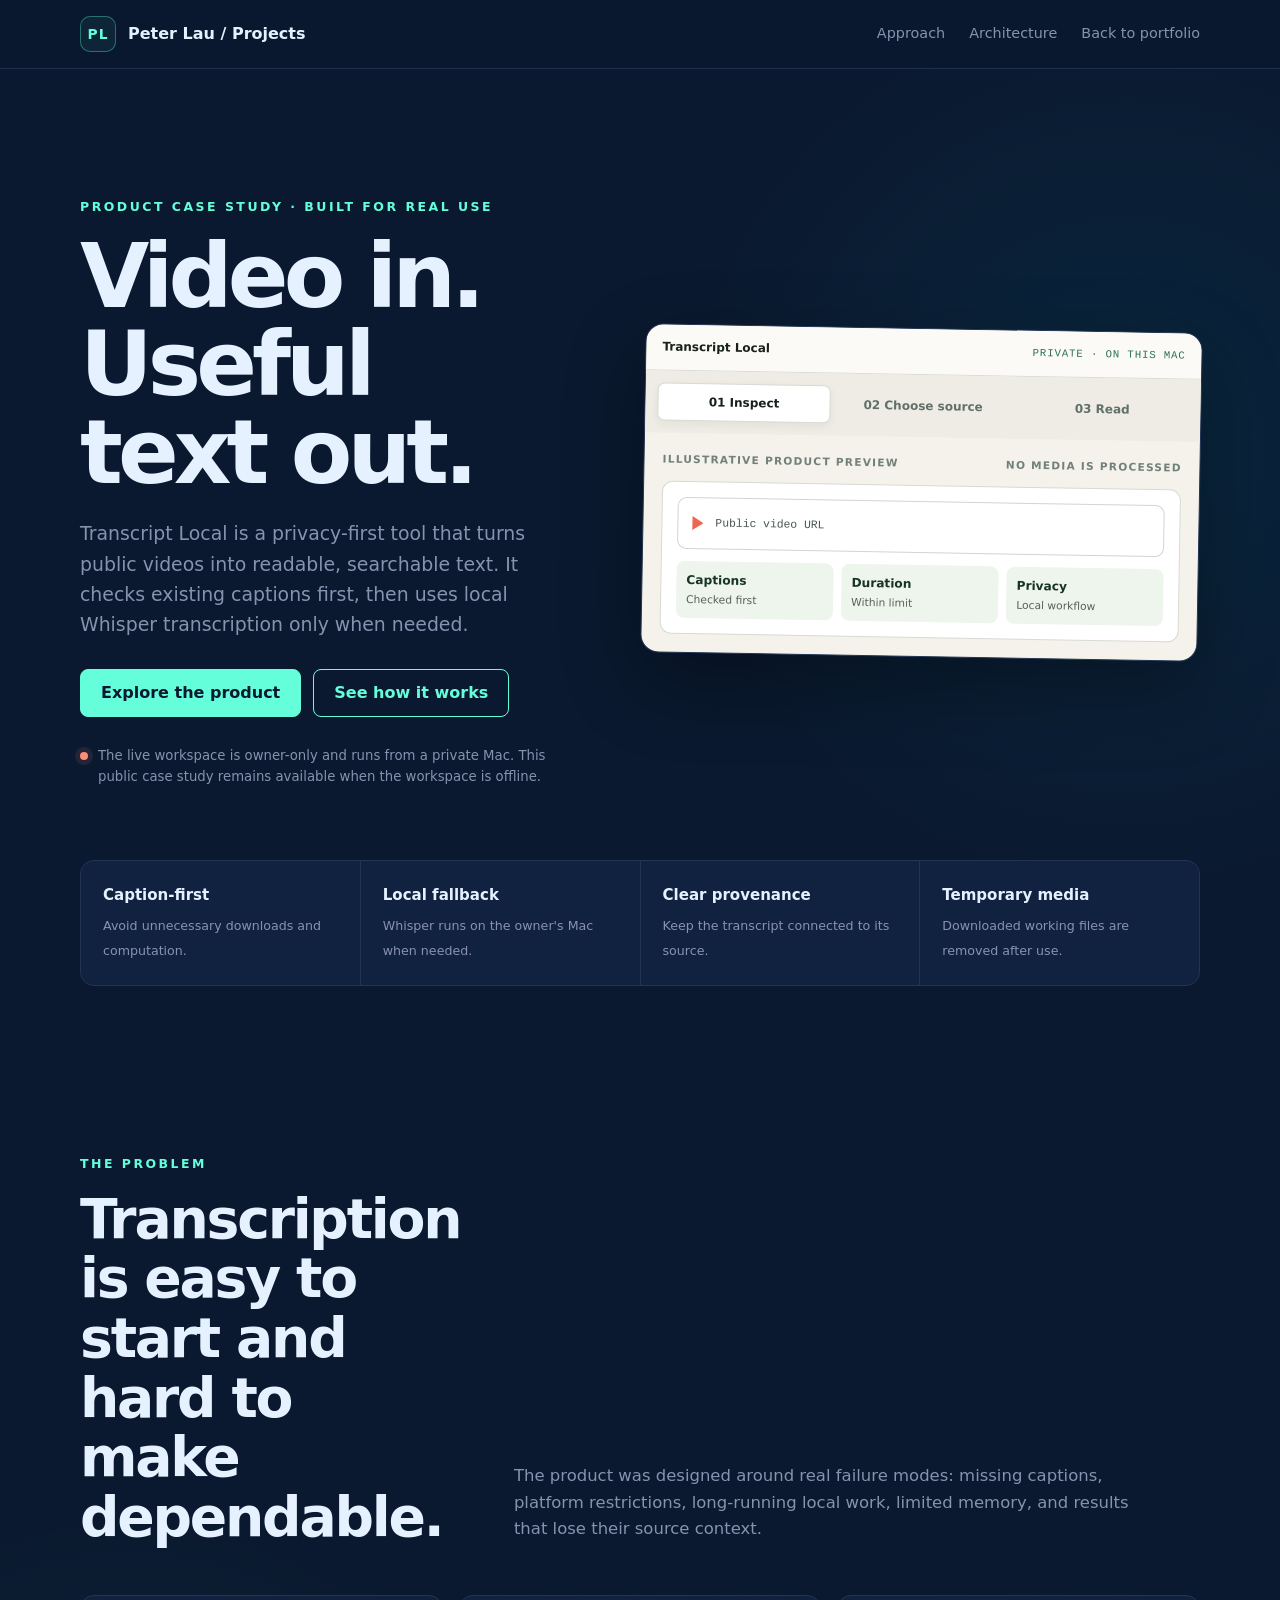
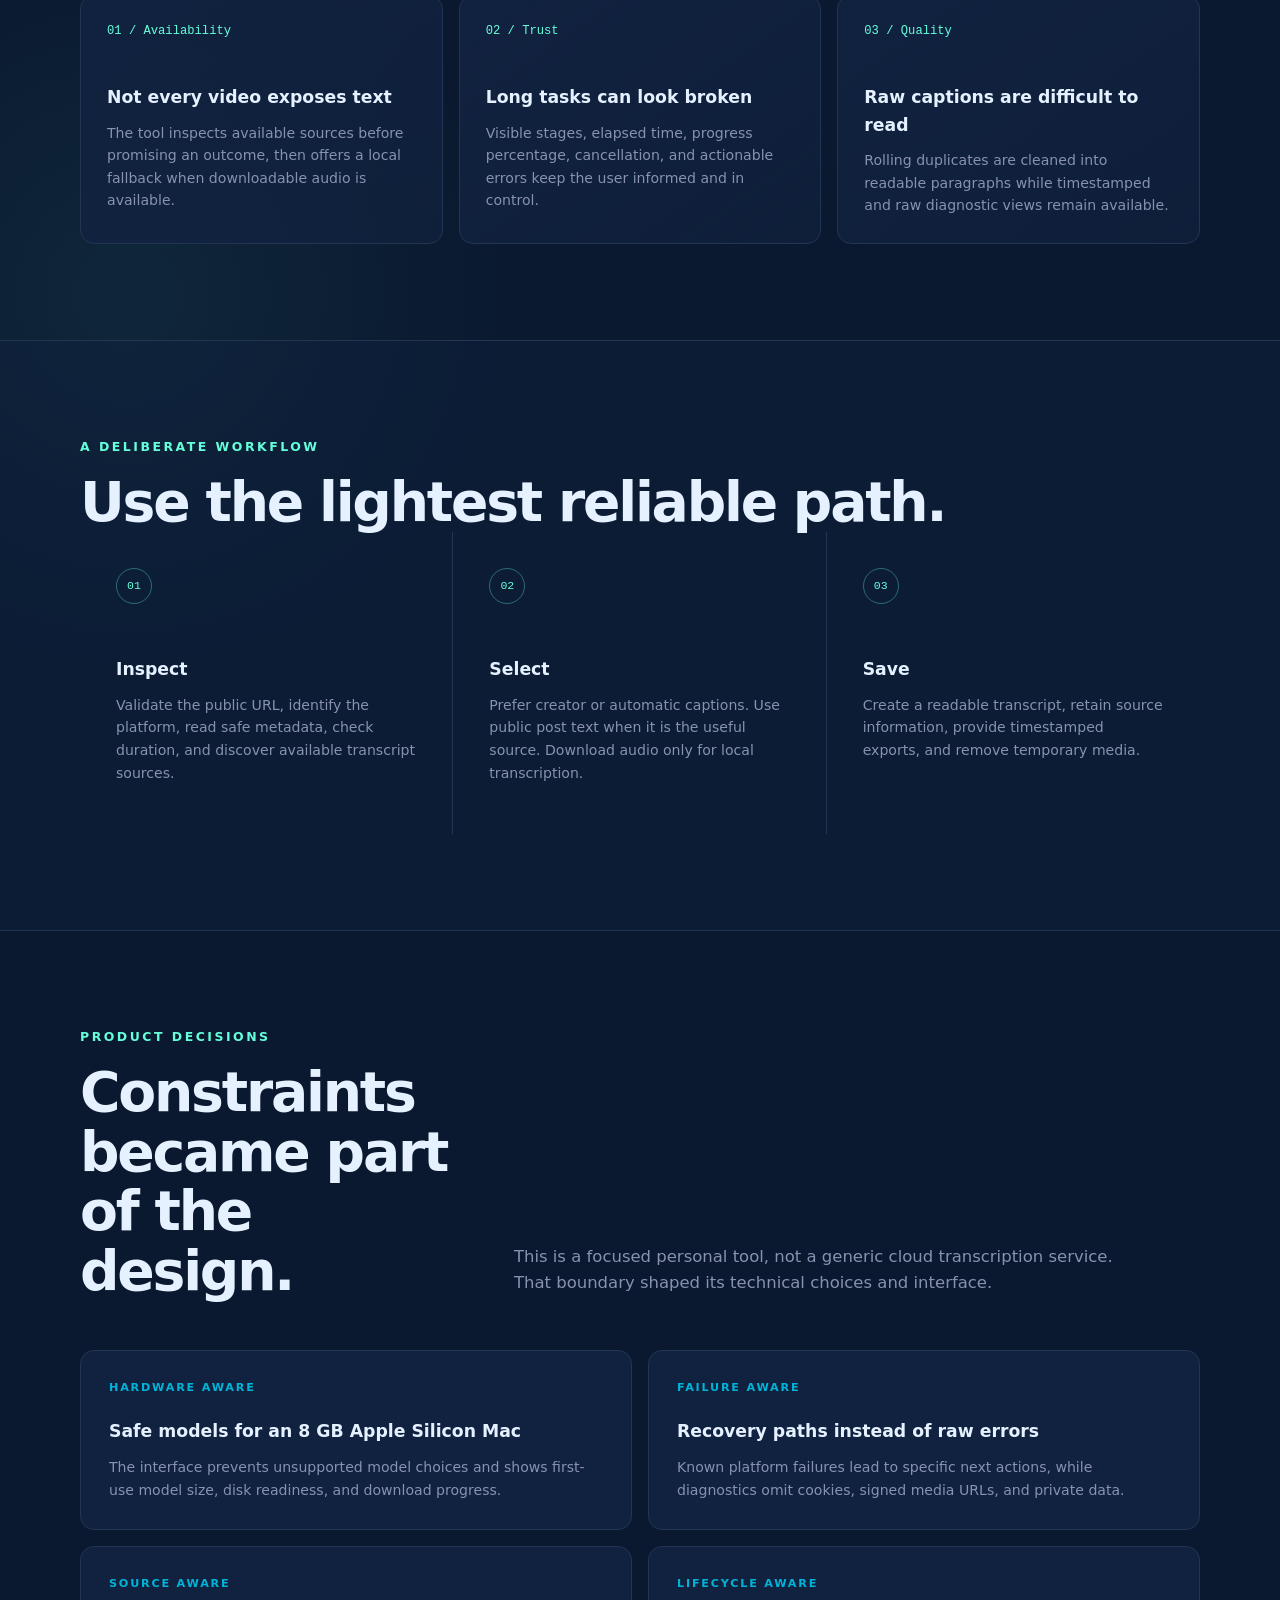
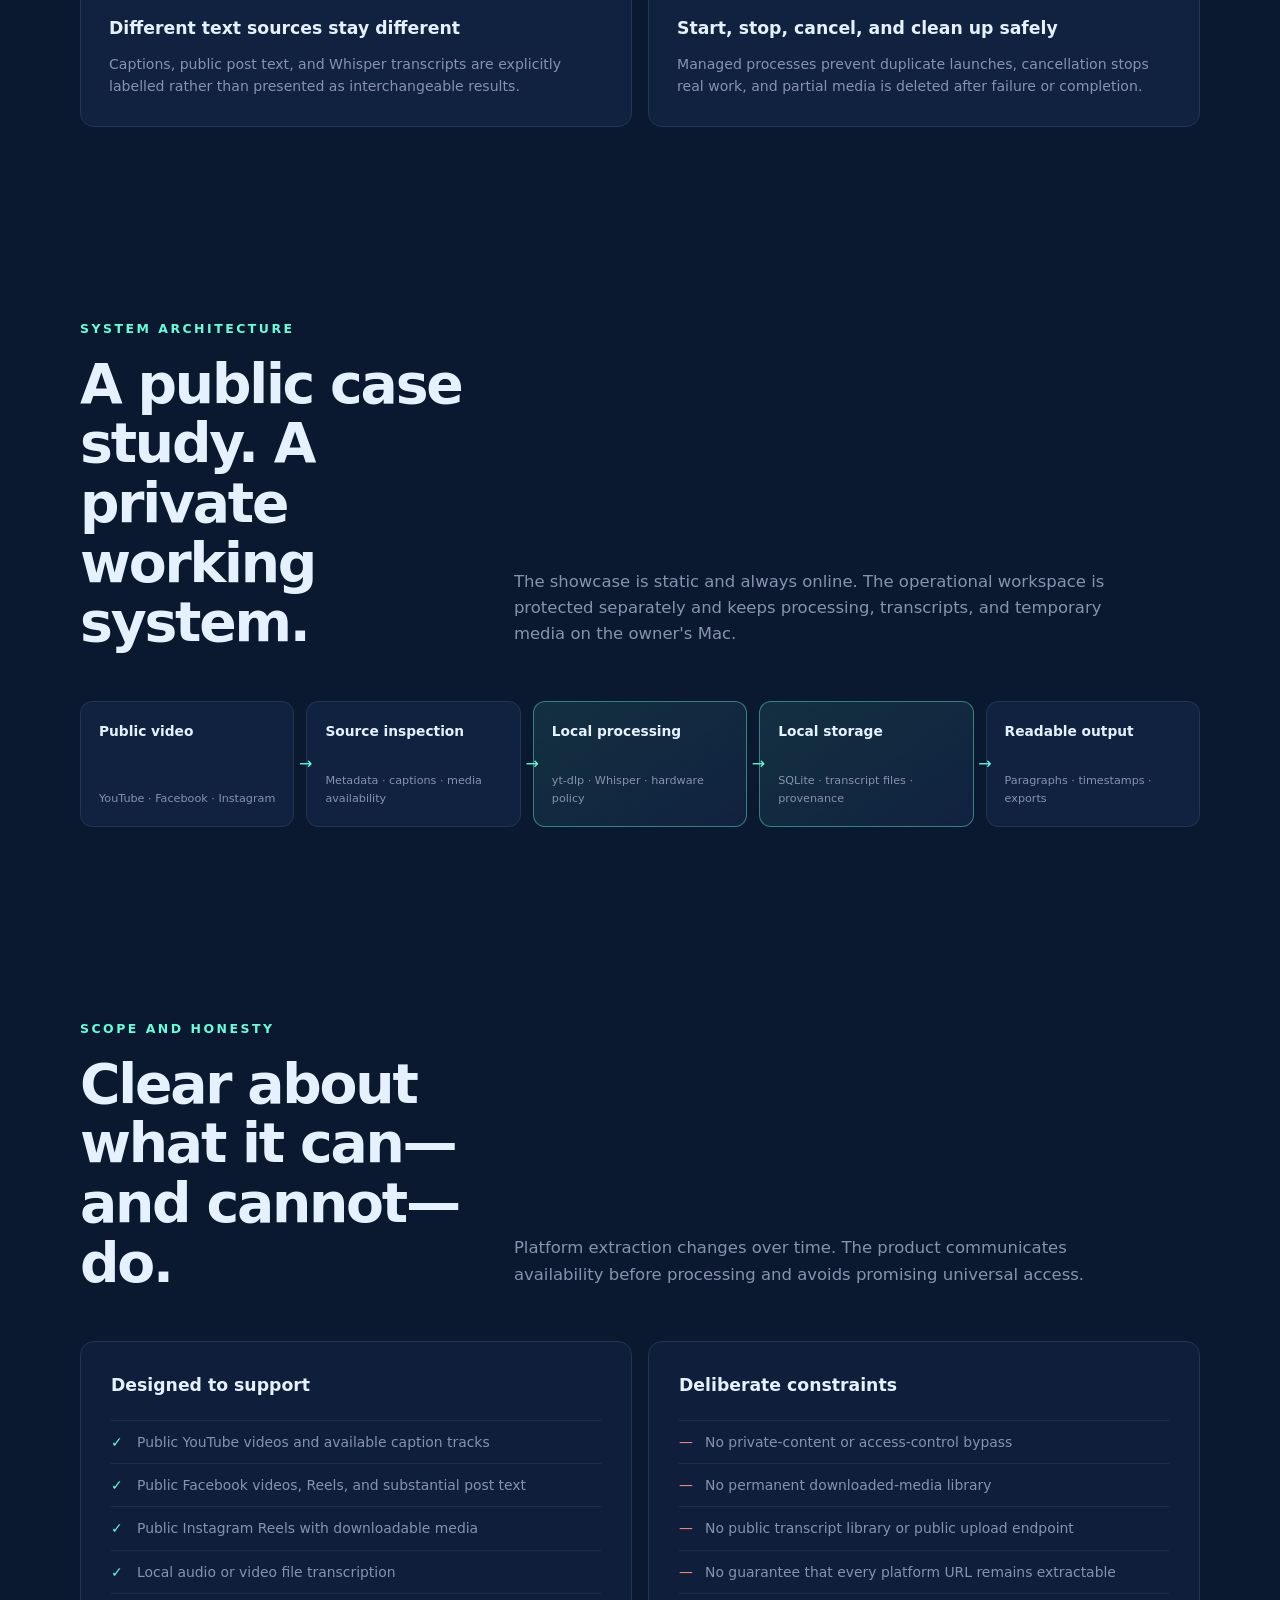
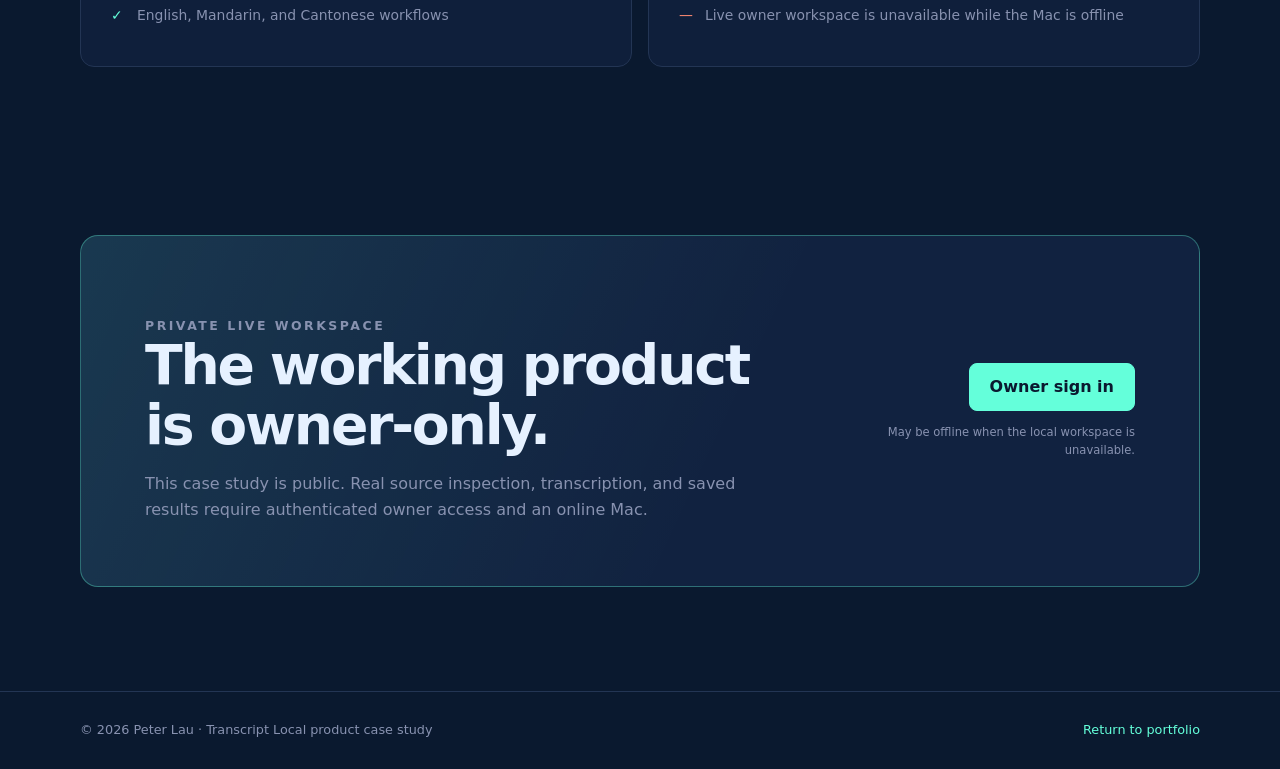
<file: project/video/index.html>
<!DOCTYPE html>
<html lang="en">
<head>
  <meta charset="UTF-8" />
  <meta name="viewport" content="width=device-width, initial-scale=1.0" />
  <meta name="description" content="Transcript Local is a privacy-first video transcription tool designed and built by Peter Lau. Captions first, local Whisper when needed." />
  <meta name="theme-color" content="#0a192f" />
  <title>Transcript Local — Peter Lau</title>
  <style>
    :root {
      --navy: #0a192f;
      --navy-soft: #0d203a;
      --card: #112240;
      --card-high: #152b4c;
      --border: #233554;
      --accent: #64ffda;
      --accent-strong: #35d8b4;
      --cyan: #00b4d8;
      --text: #ccd6f6;
      --text-dim: #8892b0;
      --white: #e6f1ff;
      --warm: #ff8b73;
      --max: 1120px;
    }

    * { box-sizing: border-box; }

    html { scroll-behavior: smooth; }

    body {
      margin: 0;
      color: var(--text);
      background:
        radial-gradient(circle at 88% 8%, rgba(0, 180, 216, 0.09), transparent 28rem),
        radial-gradient(circle at 10% 34%, rgba(100, 255, 218, 0.06), transparent 24rem),
        var(--navy);
      font-family: "Segoe UI", system-ui, -apple-system, BlinkMacSystemFont, sans-serif;
      line-height: 1.6;
    }

    a { color: inherit; }

    button, a { -webkit-tap-highlight-color: transparent; }

    :focus-visible {
      outline: 3px solid var(--accent);
      outline-offset: 4px;
    }

    .shell {
      width: min(calc(100% - 40px), var(--max));
      margin: 0 auto;
    }

    .site-nav {
      position: sticky;
      top: 0;
      z-index: 20;
      border-bottom: 1px solid rgba(35, 53, 84, 0.8);
      background: rgba(10, 25, 47, 0.88);
      backdrop-filter: blur(14px);
    }

    .nav-inner {
      min-height: 68px;
      display: flex;
      align-items: center;
      justify-content: space-between;
      gap: 24px;
    }

    .brand {
      display: inline-flex;
      align-items: center;
      gap: 12px;
      color: var(--white);
      text-decoration: none;
      font-weight: 750;
    }

    .brand-mark {
      width: 36px;
      height: 36px;
      display: grid;
      place-items: center;
      border: 1px solid rgba(100, 255, 218, 0.35);
      border-radius: 10px;
      color: var(--accent);
      background: rgba(100, 255, 218, 0.06);
      font-size: 0.86rem;
      letter-spacing: 0.08em;
    }

    .nav-links {
      display: flex;
      align-items: center;
      gap: 24px;
      font-size: 0.9rem;
    }

    .nav-links a {
      color: var(--text-dim);
      text-decoration: none;
    }

    .nav-links a:hover { color: var(--accent); }

    .hero {
      padding: clamp(72px, 10vw, 128px) 0 72px;
    }

    .hero-grid {
      display: grid;
      grid-template-columns: minmax(0, 0.92fr) minmax(430px, 1.08fr);
      align-items: center;
      gap: clamp(48px, 8vw, 88px);
    }

    .eyebrow {
      margin: 0 0 16px;
      color: var(--accent);
      font-size: 0.78rem;
      font-weight: 750;
      letter-spacing: 0.2em;
      text-transform: uppercase;
    }

    h1, h2, h3, p { margin-top: 0; }

    h1 {
      max-width: 720px;
      margin-bottom: 22px;
      color: var(--white);
      font-size: clamp(3rem, 7vw, 5.8rem);
      line-height: 0.98;
      letter-spacing: -0.055em;
    }

    .hero-copy {
      max-width: 620px;
      margin-bottom: 30px;
      color: var(--text-dim);
      font-size: clamp(1rem, 1.8vw, 1.18rem);
    }

    .hero-actions {
      display: flex;
      flex-wrap: wrap;
      gap: 12px;
      margin-bottom: 28px;
    }

    .button {
      min-height: 48px;
      display: inline-flex;
      align-items: center;
      justify-content: center;
      gap: 9px;
      padding: 0 20px;
      border: 1px solid var(--accent);
      border-radius: 8px;
      color: var(--navy);
      background: var(--accent);
      text-decoration: none;
      font-weight: 750;
      transition: transform 160ms ease, background 160ms ease;
    }

    .button:hover {
      transform: translateY(-2px);
      background: #8affdf;
    }

    .button-secondary {
      color: var(--accent);
      background: transparent;
    }

    .button-secondary:hover { background: rgba(100, 255, 218, 0.08); }

    .availability {
      display: flex;
      align-items: flex-start;
      gap: 10px;
      max-width: 520px;
      color: var(--text-dim);
      font-size: 0.83rem;
    }

    .status-dot {
      width: 8px;
      height: 8px;
      flex: 0 0 auto;
      margin-top: 7px;
      border-radius: 50%;
      background: var(--warm);
      box-shadow: 0 0 0 5px rgba(255, 139, 115, 0.1);
    }

    .product-window {
      overflow: hidden;
      border: 1px solid var(--border);
      border-radius: 18px;
      background: #f4f2ea;
      color: #17211d;
      box-shadow: 0 28px 80px rgba(0, 0, 0, 0.32);
      transform: rotate(1deg);
    }

    .window-bar {
      display: flex;
      align-items: center;
      justify-content: space-between;
      gap: 12px;
      padding: 13px 16px;
      border-bottom: 1px solid #d9ddd5;
      background: #fbfaf6;
      font-size: 0.75rem;
    }

    .window-brand { font-weight: 800; }

    .window-private {
      color: #2b705b;
      font-family: ui-monospace, SFMono-Regular, Menlo, monospace;
      font-size: 0.67rem;
      letter-spacing: 0.08em;
      text-transform: uppercase;
    }

    .preview-tabs {
      display: grid;
      grid-template-columns: repeat(3, 1fr);
      gap: 6px;
      padding: 12px;
      background: #eeece4;
    }

    .preview-tab {
      min-height: 38px;
      border: 1px solid transparent;
      border-radius: 7px;
      color: #617069;
      background: transparent;
      cursor: pointer;
      font: inherit;
      font-size: 0.75rem;
      font-weight: 750;
    }

    .preview-tab[aria-selected="true"] {
      border-color: #d7dbd4;
      color: #17211d;
      background: #fff;
      box-shadow: 0 3px 10px rgba(37, 45, 40, 0.06);
    }

    .preview-body { padding: 18px; }

    .demo-label {
      display: flex;
      justify-content: space-between;
      gap: 12px;
      margin-bottom: 13px;
      color: #718078;
      font-size: 0.66rem;
      font-weight: 750;
      letter-spacing: 0.12em;
      text-transform: uppercase;
    }

    .preview-panel[hidden] { display: none; }

    .url-card, .source-card, .transcript-card {
      border: 1px solid #d7dbd4;
      border-radius: 11px;
      background: #fff;
    }

    .url-card { padding: 15px; }

    .fake-input {
      display: flex;
      align-items: center;
      gap: 12px;
      min-height: 52px;
      padding: 0 14px;
      border: 1px solid #cfd6cf;
      border-radius: 9px;
      font-family: ui-monospace, SFMono-Regular, Menlo, monospace;
      font-size: 0.71rem;
      color: #48564f;
    }

    .play {
      width: 0;
      height: 0;
      border-top: 7px solid transparent;
      border-bottom: 7px solid transparent;
      border-left: 11px solid #ef654f;
    }

    .inspection-grid {
      display: grid;
      grid-template-columns: repeat(3, 1fr);
      gap: 8px;
      margin-top: 12px;
    }

    .inspection-stat {
      padding: 10px;
      border-radius: 8px;
      background: #eef5ed;
      color: #53615a;
      font-size: 0.67rem;
    }

    .inspection-stat strong {
      display: block;
      color: #183328;
      font-size: 0.76rem;
    }

    .source-card { padding: 13px; }

    .source-row {
      display: flex;
      align-items: center;
      gap: 12px;
      padding: 12px;
      border: 1px solid #d7dbd4;
      border-radius: 9px;
    }

    .source-row + .source-row { margin-top: 8px; }

    .source-row.selected {
      border-color: #69aa92;
      background: #eef8f3;
    }

    .radio {
      width: 16px;
      height: 16px;
      flex: 0 0 auto;
      border: 2px solid #8c9992;
      border-radius: 50%;
    }

    .selected .radio {
      border: 5px solid #25755a;
    }

    .source-copy { flex: 1; }
    .source-copy strong { display: block; font-size: 0.78rem; }
    .source-copy span { display: block; color: #718078; font-size: 0.65rem; }

    .source-badge {
      padding: 3px 7px;
      border-radius: 5px;
      color: #315e4e;
      background: #dfece6;
      font-family: ui-monospace, SFMono-Regular, Menlo, monospace;
      font-size: 0.6rem;
    }

    .transcript-card { overflow: hidden; }

    .transcript-head {
      display: flex;
      align-items: center;
      justify-content: space-between;
      padding: 12px 14px;
      border-bottom: 1px solid #e1e4df;
      font-size: 0.72rem;
      font-weight: 800;
    }

    .complete {
      color: #25755a;
      font-size: 0.62rem;
      letter-spacing: 0.08em;
      text-transform: uppercase;
    }

    .transcript-copy {
      padding: 14px;
      color: #48564f;
      font-family: ui-monospace, SFMono-Regular, Menlo, monospace;
      font-size: 0.66rem;
      line-height: 1.75;
    }

    .transcript-copy mark {
      color: inherit;
      background: #c9f5e5;
    }

    .trust-strip {
      display: grid;
      grid-template-columns: repeat(4, 1fr);
      gap: 1px;
      margin-top: 72px;
      border: 1px solid var(--border);
      border-radius: 14px;
      overflow: hidden;
      background: var(--border);
    }

    .trust-item {
      min-height: 112px;
      padding: 22px;
      background: var(--card);
    }

    .trust-item strong {
      display: block;
      margin-bottom: 5px;
      color: var(--white);
      font-size: 0.94rem;
    }

    .trust-item span {
      color: var(--text-dim);
      font-size: 0.79rem;
    }

    section.content-section { padding: 96px 0; }

    .section-heading {
      display: grid;
      grid-template-columns: 0.72fr 1.28fr;
      gap: 48px;
      margin-bottom: 48px;
    }

    h2 {
      margin-bottom: 0;
      color: var(--white);
      font-size: clamp(2rem, 5vw, 3.45rem);
      line-height: 1.08;
      letter-spacing: -0.04em;
    }

    .section-intro {
      align-self: end;
      max-width: 640px;
      margin-bottom: 5px;
      color: var(--text-dim);
      font-size: 1.03rem;
    }

    .problem-grid {
      display: grid;
      grid-template-columns: repeat(3, 1fr);
      gap: 16px;
    }

    .problem-card {
      min-height: 220px;
      padding: 26px;
      border: 1px solid var(--border);
      border-radius: 14px;
      background: linear-gradient(145deg, var(--card), rgba(17, 34, 64, 0.62));
    }

    .number {
      display: block;
      margin-bottom: 42px;
      color: var(--accent);
      font-family: ui-monospace, SFMono-Regular, Menlo, monospace;
      font-size: 0.76rem;
    }

    h3 {
      margin-bottom: 10px;
      color: var(--white);
      font-size: 1.08rem;
    }

    .problem-card p, .decision-card p {
      margin-bottom: 0;
      color: var(--text-dim);
      font-size: 0.88rem;
    }

    .workflow {
      border-top: 1px solid var(--border);
      border-bottom: 1px solid var(--border);
      background: rgba(17, 34, 64, 0.34);
    }

    .workflow-grid {
      display: grid;
      grid-template-columns: repeat(3, 1fr);
      gap: 0;
    }

    .workflow-step {
      position: relative;
      min-height: 280px;
      padding: 36px;
      border-right: 1px solid var(--border);
    }

    .workflow-step:last-child { border-right: 0; }

    .step-tag {
      display: inline-flex;
      align-items: center;
      justify-content: center;
      width: 36px;
      height: 36px;
      margin-bottom: 52px;
      border: 1px solid rgba(100, 255, 218, 0.35);
      border-radius: 50%;
      color: var(--accent);
      font-family: ui-monospace, SFMono-Regular, Menlo, monospace;
      font-size: 0.72rem;
    }

    .workflow-step p {
      color: var(--text-dim);
      font-size: 0.88rem;
    }

    .decision-grid {
      display: grid;
      grid-template-columns: repeat(2, 1fr);
      gap: 16px;
    }

    .decision-card {
      padding: 28px;
      border: 1px solid var(--border);
      border-radius: 14px;
      background: var(--card);
    }

    .decision-label {
      display: block;
      margin-bottom: 22px;
      color: var(--cyan);
      font-size: 0.7rem;
      font-weight: 800;
      letter-spacing: 0.16em;
      text-transform: uppercase;
    }

    .architecture {
      display: grid;
      grid-template-columns: repeat(5, minmax(0, 1fr));
      align-items: stretch;
      gap: 12px;
      margin-top: 22px;
    }

    .arch-node {
      position: relative;
      min-height: 126px;
      display: flex;
      flex-direction: column;
      justify-content: space-between;
      padding: 18px;
      border: 1px solid var(--border);
      border-radius: 12px;
      background: var(--card);
    }

    .arch-node:not(:last-child)::after {
      content: "→";
      position: absolute;
      right: -19px;
      top: 50%;
      z-index: 2;
      color: var(--accent);
      transform: translateY(-50%);
    }

    .arch-node strong {
      color: var(--white);
      font-size: 0.86rem;
    }

    .arch-node span {
      color: var(--text-dim);
      font-size: 0.7rem;
    }

    .arch-node.local {
      border-color: rgba(100, 255, 218, 0.42);
      background: linear-gradient(145deg, rgba(100, 255, 218, 0.1), var(--card));
    }

    .scope-grid {
      display: grid;
      grid-template-columns: 1fr 1fr;
      gap: 16px;
    }

    .scope-card {
      padding: 30px;
      border: 1px solid var(--border);
      border-radius: 14px;
      background: rgba(17, 34, 64, 0.72);
    }

    .scope-card ul {
      margin: 20px 0 0;
      padding: 0;
      list-style: none;
    }

    .scope-card li {
      position: relative;
      padding: 10px 0 10px 26px;
      border-top: 1px solid rgba(35, 53, 84, 0.72);
      color: var(--text-dim);
      font-size: 0.87rem;
    }

    .scope-card li::before {
      position: absolute;
      left: 0;
      color: var(--accent);
      content: "✓";
    }

    .scope-card.constraints li::before {
      color: var(--warm);
      content: "—";
    }

    .cta {
      padding: 72px 0 104px;
    }

    .cta-card {
      display: grid;
      grid-template-columns: 1.35fr 0.65fr;
      align-items: center;
      gap: 36px;
      padding: clamp(32px, 6vw, 64px);
      border: 1px solid rgba(100, 255, 218, 0.34);
      border-radius: 18px;
      background:
        linear-gradient(115deg, rgba(100, 255, 218, 0.1), transparent 58%),
        var(--card);
    }

    .cta-copy p {
      max-width: 640px;
      margin: 16px 0 0;
      color: var(--text-dim);
    }

    .cta-action { text-align: right; }

    .cta-note {
      display: block;
      margin-top: 12px;
      color: var(--text-dim);
      font-size: 0.72rem;
    }

    footer {
      padding: 28px 0;
      border-top: 1px solid var(--border);
      color: var(--text-dim);
      font-size: 0.8rem;
    }

    .footer-inner {
      display: flex;
      align-items: center;
      justify-content: space-between;
      gap: 20px;
    }

    footer a { color: var(--accent); text-decoration: none; }

    @media (max-width: 900px) {
      .hero-grid { grid-template-columns: 1fr; }
      .product-window { max-width: 620px; transform: none; }
      .trust-strip { grid-template-columns: repeat(2, 1fr); }
      .section-heading { grid-template-columns: 1fr; gap: 18px; }
      .problem-grid, .workflow-grid { grid-template-columns: 1fr; }
      .workflow-step { min-height: auto; border-right: 0; border-bottom: 1px solid var(--border); }
      .workflow-step:last-child { border-bottom: 0; }
      .step-tag { margin-bottom: 28px; }
      .architecture { grid-template-columns: 1fr; }
      .arch-node { min-height: 102px; }
      .arch-node:not(:last-child)::after {
        content: "↓";
        right: auto;
        left: 50%;
        top: auto;
        bottom: -22px;
        transform: translateX(-50%);
      }
      .cta-card { grid-template-columns: 1fr; }
      .cta-action { text-align: left; }
    }

    @media (max-width: 640px) {
      .shell { width: min(calc(100% - 28px), var(--max)); }
      .nav-links a:not(.back-link) { display: none; }
      .hero { padding-top: 58px; }
      h1 { font-size: clamp(2.8rem, 15vw, 4.2rem); }
      .inspection-grid { grid-template-columns: 1fr; }
      .trust-strip, .decision-grid, .scope-grid { grid-template-columns: 1fr; }
      .problem-card { min-height: auto; }
      .number { margin-bottom: 28px; }
      section.content-section { padding: 72px 0; }
      .footer-inner { align-items: flex-start; flex-direction: column; }
    }

    @media (prefers-reduced-motion: reduce) {
      html { scroll-behavior: auto; }
      *, *::before, *::after { transition-duration: 0.01ms !important; }
    }
  </style>
</head>
<body>
  <nav class="site-nav" aria-label="Project navigation">
    <div class="shell nav-inner">
      <a class="brand" href="/" aria-label="Back to Peter Lau portfolio">
        <span class="brand-mark">PL</span>
        <span>Peter Lau / Projects</span>
      </a>
      <div class="nav-links">
        <a href="#approach">Approach</a>
        <a href="#architecture">Architecture</a>
        <a class="back-link" href="/">Back to portfolio</a>
      </div>
    </div>
  </nav>

  <main>
    <header class="hero">
      <div class="shell">
        <div class="hero-grid">
          <div>
            <p class="eyebrow">Product case study · Built for real use</p>
            <h1>Video in.<br />Useful text out.</h1>
            <p class="hero-copy">
              Transcript Local is a privacy-first tool that turns public videos into readable, searchable text. It checks existing captions first, then uses local Whisper transcription only when needed.
            </p>
            <div class="hero-actions">
              <a class="button" href="#preview">Explore the product</a>
              <a class="button button-secondary" href="#architecture">See how it works</a>
            </div>
            <div class="availability">
              <span class="status-dot" aria-hidden="true"></span>
              <span>The live workspace is owner-only and runs from a private Mac. This public case study remains available when the workspace is offline.</span>
            </div>
          </div>

          <div class="product-window" id="preview" aria-label="Interactive product preview">
            <div class="window-bar">
              <span class="window-brand">Transcript Local</span>
              <span class="window-private">Private · on this Mac</span>
            </div>
            <div class="preview-tabs" role="tablist" aria-label="Preview stages">
              <button class="preview-tab" id="tab-inspect" role="tab" aria-selected="true" aria-controls="panel-inspect" type="button">01 Inspect</button>
              <button class="preview-tab" id="tab-source" role="tab" aria-selected="false" aria-controls="panel-source" type="button">02 Choose source</button>
              <button class="preview-tab" id="tab-read" role="tab" aria-selected="false" aria-controls="panel-read" type="button">03 Read</button>
            </div>
            <div class="preview-body">
              <div class="demo-label">
                <span>Illustrative product preview</span>
                <span>No media is processed</span>
              </div>

              <section class="preview-panel" id="panel-inspect" role="tabpanel" aria-labelledby="tab-inspect">
                <div class="url-card">
                  <div class="fake-input"><span class="play" aria-hidden="true"></span><span>Public video URL</span></div>
                  <div class="inspection-grid">
                    <div class="inspection-stat"><strong>Captions</strong>Checked first</div>
                    <div class="inspection-stat"><strong>Duration</strong>Within limit</div>
                    <div class="inspection-stat"><strong>Privacy</strong>Local workflow</div>
                  </div>
                </div>
              </section>

              <section class="preview-panel" id="panel-source" role="tabpanel" aria-labelledby="tab-source" hidden>
                <div class="source-card">
                  <div class="source-row selected">
                    <span class="radio" aria-hidden="true"></span>
                    <span class="source-copy"><strong>Use available captions</strong><span>Fastest route · no audio download</span></span>
                    <span class="source-badge">Preferred</span>
                  </div>
                  <div class="source-row">
                    <span class="radio" aria-hidden="true"></span>
                    <span class="source-copy"><strong>Transcribe audio locally</strong><span>Whisper fallback · temporary audio deleted</span></span>
                    <span class="source-badge">Local</span>
                  </div>
                </div>
              </section>

              <section class="preview-panel" id="panel-read" role="tabpanel" aria-labelledby="tab-read" hidden>
                <div class="transcript-card">
                  <div class="transcript-head"><span>Readable transcript</span><span class="complete">Complete · 100%</span></div>
                  <div class="transcript-copy">
                    A reliable tool should explain what it is doing. <mark>Captions are used when they are available</mark>, while local transcription provides a controlled fallback. Source details stay attached to the saved text, so the result remains understandable later.
                  </div>
                </div>
              </section>
            </div>
          </div>
        </div>

        <div class="trust-strip" aria-label="Product principles">
          <div class="trust-item"><strong>Caption-first</strong><span>Avoid unnecessary downloads and computation.</span></div>
          <div class="trust-item"><strong>Local fallback</strong><span>Whisper runs on the owner's Mac when needed.</span></div>
          <div class="trust-item"><strong>Clear provenance</strong><span>Keep the transcript connected to its source.</span></div>
          <div class="trust-item"><strong>Temporary media</strong><span>Downloaded working files are removed after use.</span></div>
        </div>
      </div>
    </header>

    <section class="content-section" id="approach">
      <div class="shell">
        <div class="section-heading">
          <div>
            <p class="eyebrow">The problem</p>
            <h2>Transcription is easy to start and hard to make dependable.</h2>
          </div>
          <p class="section-intro">
            The product was designed around real failure modes: missing captions, platform restrictions, long-running local work, limited memory, and results that lose their source context.
          </p>
        </div>
        <div class="problem-grid">
          <article class="problem-card">
            <span class="number">01 / Availability</span>
            <h3>Not every video exposes text</h3>
            <p>The tool inspects available sources before promising an outcome, then offers a local fallback when downloadable audio is available.</p>
          </article>
          <article class="problem-card">
            <span class="number">02 / Trust</span>
            <h3>Long tasks can look broken</h3>
            <p>Visible stages, elapsed time, progress percentage, cancellation, and actionable errors keep the user informed and in control.</p>
          </article>
          <article class="problem-card">
            <span class="number">03 / Quality</span>
            <h3>Raw captions are difficult to read</h3>
            <p>Rolling duplicates are cleaned into readable paragraphs while timestamped and raw diagnostic views remain available.</p>
          </article>
        </div>
      </div>
    </section>

    <section class="workflow content-section" aria-labelledby="workflow-title">
      <div class="shell">
        <p class="eyebrow">A deliberate workflow</p>
        <h2 id="workflow-title">Use the lightest reliable path.</h2>
        <div class="workflow-grid">
          <article class="workflow-step">
            <span class="step-tag">01</span>
            <h3>Inspect</h3>
            <p>Validate the public URL, identify the platform, read safe metadata, check duration, and discover available transcript sources.</p>
          </article>
          <article class="workflow-step">
            <span class="step-tag">02</span>
            <h3>Select</h3>
            <p>Prefer creator or automatic captions. Use public post text when it is the useful source. Download audio only for local transcription.</p>
          </article>
          <article class="workflow-step">
            <span class="step-tag">03</span>
            <h3>Save</h3>
            <p>Create a readable transcript, retain source information, provide timestamped exports, and remove temporary media.</p>
          </article>
        </div>
      </div>
    </section>

    <section class="content-section">
      <div class="shell">
        <div class="section-heading">
          <div>
            <p class="eyebrow">Product decisions</p>
            <h2>Constraints became part of the design.</h2>
          </div>
          <p class="section-intro">This is a focused personal tool, not a generic cloud transcription service. That boundary shaped its technical choices and interface.</p>
        </div>
        <div class="decision-grid">
          <article class="decision-card">
            <span class="decision-label">Hardware aware</span>
            <h3>Safe models for an 8 GB Apple Silicon Mac</h3>
            <p>The interface prevents unsupported model choices and shows first-use model size, disk readiness, and download progress.</p>
          </article>
          <article class="decision-card">
            <span class="decision-label">Failure aware</span>
            <h3>Recovery paths instead of raw errors</h3>
            <p>Known platform failures lead to specific next actions, while diagnostics omit cookies, signed media URLs, and private data.</p>
          </article>
          <article class="decision-card">
            <span class="decision-label">Source aware</span>
            <h3>Different text sources stay different</h3>
            <p>Captions, public post text, and Whisper transcripts are explicitly labelled rather than presented as interchangeable results.</p>
          </article>
          <article class="decision-card">
            <span class="decision-label">Lifecycle aware</span>
            <h3>Start, stop, cancel, and clean up safely</h3>
            <p>Managed processes prevent duplicate launches, cancellation stops real work, and partial media is deleted after failure or completion.</p>
          </article>
        </div>
      </div>
    </section>

    <section class="content-section" id="architecture">
      <div class="shell">
        <div class="section-heading">
          <div>
            <p class="eyebrow">System architecture</p>
            <h2>A public case study. A private working system.</h2>
          </div>
          <p class="section-intro">The showcase is static and always online. The operational workspace is protected separately and keeps processing, transcripts, and temporary media on the owner's Mac.</p>
        </div>
        <div class="architecture" aria-label="Transcript Local system flow">
          <div class="arch-node"><strong>Public video</strong><span>YouTube · Facebook · Instagram</span></div>
          <div class="arch-node"><strong>Source inspection</strong><span>Metadata · captions · media availability</span></div>
          <div class="arch-node local"><strong>Local processing</strong><span>yt-dlp · Whisper · hardware policy</span></div>
          <div class="arch-node local"><strong>Local storage</strong><span>SQLite · transcript files · provenance</span></div>
          <div class="arch-node"><strong>Readable output</strong><span>Paragraphs · timestamps · exports</span></div>
        </div>
      </div>
    </section>

    <section class="content-section">
      <div class="shell">
        <div class="section-heading">
          <div>
            <p class="eyebrow">Scope and honesty</p>
            <h2>Clear about what it can—and cannot—do.</h2>
          </div>
          <p class="section-intro">Platform extraction changes over time. The product communicates availability before processing and avoids promising universal access.</p>
        </div>
        <div class="scope-grid">
          <article class="scope-card">
            <h3>Designed to support</h3>
            <ul>
              <li>Public YouTube videos and available caption tracks</li>
              <li>Public Facebook videos, Reels, and substantial post text</li>
              <li>Public Instagram Reels with downloadable media</li>
              <li>Local audio or video file transcription</li>
              <li>English, Mandarin, and Cantonese workflows</li>
            </ul>
          </article>
          <article class="scope-card constraints">
            <h3>Deliberate constraints</h3>
            <ul>
              <li>No private-content or access-control bypass</li>
              <li>No permanent downloaded-media library</li>
              <li>No public transcript library or public upload endpoint</li>
              <li>No guarantee that every platform URL remains extractable</li>
              <li>Live owner workspace is unavailable while the Mac is offline</li>
            </ul>
          </article>
        </div>
      </div>
    </section>

    <section class="cta">
      <div class="shell">
        <div class="cta-card">
          <div class="cta-copy">
            <p class="eyebrow">Private live workspace</p>
            <h2>The working product is owner-only.</h2>
            <p>This case study is public. Real source inspection, transcription, and saved results require authenticated owner access and an online Mac.</p>
          </div>
          <div class="cta-action">
            <a class="button" href="https://video.lauyiucheung.com" rel="nofollow">Owner sign in</a>
            <span class="cta-note">May be offline when the local workspace is unavailable.</span>
          </div>
        </div>
      </div>
    </section>
  </main>

  <footer>
    <div class="shell footer-inner">
      <span>© 2026 Peter Lau · Transcript Local product case study</span>
      <a href="/">Return to portfolio</a>
    </div>
  </footer>

  <script>
    const tabs = Array.from(document.querySelectorAll('[role="tab"]'));
    const panels = Array.from(document.querySelectorAll('[role="tabpanel"]'));

    function selectTab(nextTab) {
      tabs.forEach((tab) => {
        const selected = tab === nextTab;
        tab.setAttribute('aria-selected', String(selected));
        tab.tabIndex = selected ? 0 : -1;
      });

      panels.forEach((panel) => {
        panel.hidden = panel.id !== nextTab.getAttribute('aria-controls');
      });
    }

    tabs.forEach((tab, index) => {
      tab.addEventListener('click', () => selectTab(tab));
      tab.addEventListener('keydown', (event) => {
        if (event.key !== 'ArrowLeft' && event.key !== 'ArrowRight') return;
        event.preventDefault();
        const offset = event.key === 'ArrowRight' ? 1 : -1;
        const next = tabs[(index + offset + tabs.length) % tabs.length];
        selectTab(next);
        next.focus();
      });
    });

    selectTab(tabs[0]);
  </script>
</body>
</html>
</file>
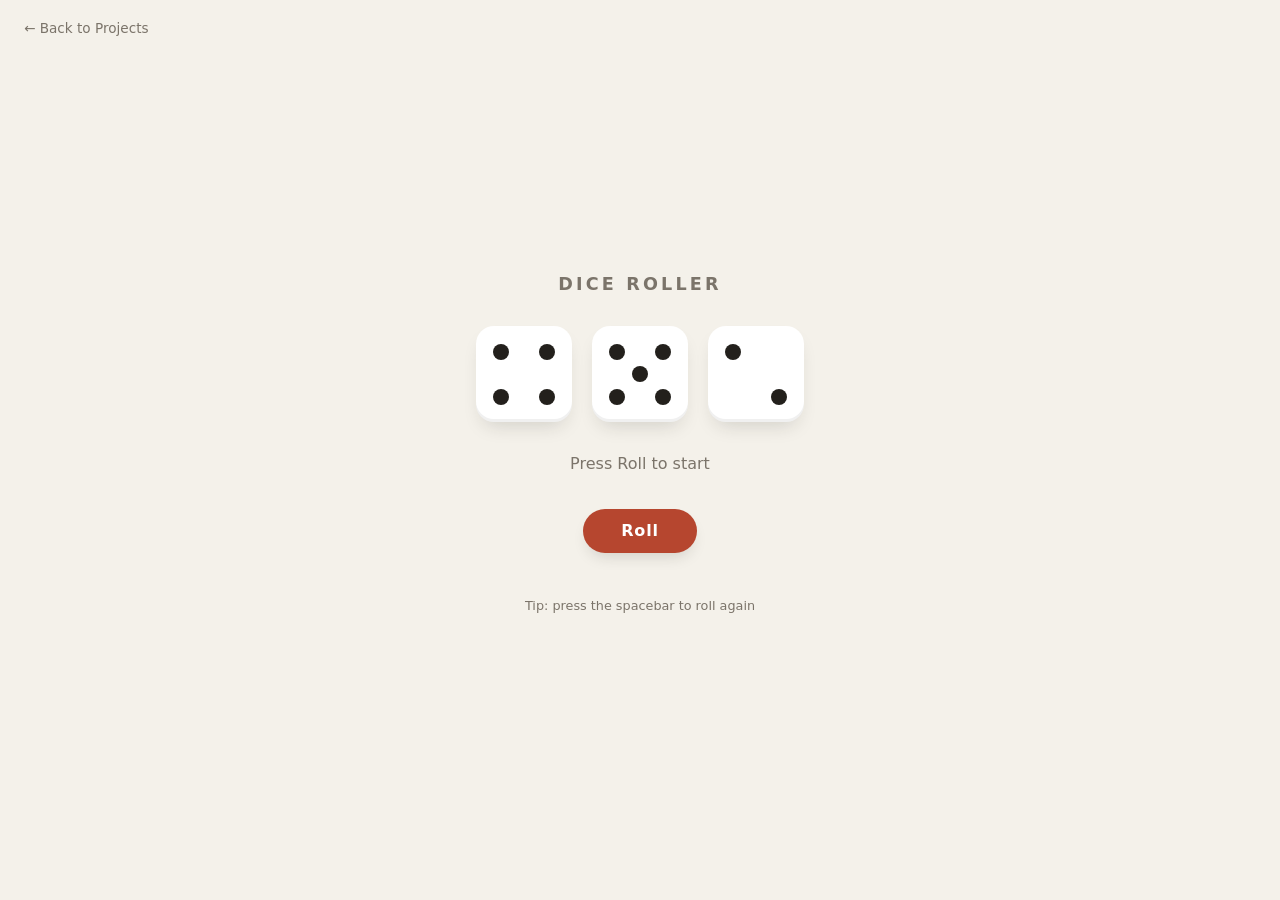
<file: projects/dice/index.html>
<!DOCTYPE html>
<html lang="en">
<head>
<meta charset="utf-8">
<meta name="viewport" content="width=device-width, initial-scale=1">
<title>Dice Roller</title>
<style>
  :root {
    --bg: #f4f1ea;
    --panel: #ffffff;
    --ink: #23201c;
    --muted: #7b746a;
    --pip: #23201c;
    --accent: #b6462f;
    --shadow: rgba(35, 32, 28, .18);
  }
  @media (prefers-color-scheme: dark) {
    :root {
      --bg: #17161a;
      --panel: #f6f4f0;
      --ink: #efece6;
      --muted: #9a938a;
      --accent: #e0674c;
      --shadow: rgba(0, 0, 0, .5);
    }
  }
  * { box-sizing: border-box; }
  body {
    margin: 0;
    min-height: 100vh;
    display: flex;
    flex-direction: column;
    align-items: center;
    justify-content: center;
    gap: 2rem;
    background: var(--bg);
    color: var(--ink);
    font-family: -apple-system, BlinkMacSystemFont, "Segoe UI", system-ui, sans-serif;
    -webkit-user-select: none;
    user-select: none;
  }
  h1 {
    margin: 0;
    font-size: 1.1rem;
    font-weight: 600;
    letter-spacing: .18em;
    text-transform: uppercase;
    color: var(--muted);
  }
  .tray {
    display: flex;
    gap: 1.25rem;
    flex-wrap: wrap;
    justify-content: center;
  }
  .die {
    width: 96px;
    height: 96px;
    background: var(--panel);
    border-radius: 18px;
    box-shadow: 0 10px 20px -8px var(--shadow), inset 0 -3px 0 rgba(0,0,0,.06);
    display: grid;
    grid-template: repeat(3, 1fr) / repeat(3, 1fr);
    padding: 14px;
    transition: transform .12s ease;
  }
  .die.rolling { animation: tumble .5s ease-in-out; }
  @keyframes tumble {
    0%   { transform: rotate(0)      translateY(0); }
    25%  { transform: rotate(-18deg) translateY(-18px); }
    50%  { transform: rotate(14deg)  translateY(0); }
    75%  { transform: rotate(-8deg)  translateY(-8px); }
    100% { transform: rotate(0)      translateY(0); }
  }
  .pip {
    width: 16px;
    height: 16px;
    border-radius: 50%;
    background: var(--pip);
    align-self: center;
    justify-self: center;
  }
  /* pip positions in the 3x3 grid */
  .p-tl { grid-area: 1 / 1; } .p-tr { grid-area: 1 / 3; }
  .p-ml { grid-area: 2 / 1; } .p-c  { grid-area: 2 / 2; }
  .p-mr { grid-area: 2 / 3; }
  .p-bl { grid-area: 3 / 1; } .p-br { grid-area: 3 / 3; }

  .total {
    font-size: 1rem;
    color: var(--muted);
    min-height: 1.4em;
  }
  .total b { color: var(--ink); font-size: 1.3rem; }
  button {
    font: inherit;
    font-weight: 600;
    letter-spacing: .05em;
    padding: .8rem 2.4rem;
    border: none;
    border-radius: 999px;
    background: var(--accent);
    color: #fff;
    cursor: pointer;
    box-shadow: 0 8px 16px -6px var(--shadow);
  }
  button:hover { filter: brightness(1.07); }
  button:active { transform: translateY(1px); }
  button:disabled { opacity: .6; cursor: default; }
  .hint { font-size: .8rem; color: var(--muted); }
  .back {
    position: fixed;
    top: 1.25rem;
    left: 1.5rem;
    font-size: .85rem;
    color: var(--muted);
    text-decoration: none;
  }
  .back:hover { color: var(--accent); }
</style>
</head>
<body>
  <a class="back" href="/projects/">&larr; Back to Projects</a>
  <h1>Dice Roller</h1>
  <div class="tray" id="tray"></div>
  <div class="total" id="total">Press Roll to start</div>
  <button id="roll">Roll</button>
  <p class="hint">Tip: press the spacebar to roll again</p>

<script>
  // Which of the 7 pip slots light up for each face value.
  const FACES = {
    1: ['p-c'],
    2: ['p-tl', 'p-br'],
    3: ['p-tl', 'p-c', 'p-br'],
    4: ['p-tl', 'p-tr', 'p-bl', 'p-br'],
    5: ['p-tl', 'p-tr', 'p-c', 'p-bl', 'p-br'],
    6: ['p-tl', 'p-tr', 'p-ml', 'p-mr', 'p-bl', 'p-br'],
  };

  const tray = document.getElementById('tray');
  const totalEl = document.getElementById('total');
  const rollBtn = document.getElementById('roll');

  const dice = [0, 1, 2].map(() => {
    const el = document.createElement('div');
    el.className = 'die';
    tray.appendChild(el);
    return el;
  });

  function draw(el, value) {
    el.innerHTML = '';
    el.setAttribute('aria-label', value + '');
    for (const slot of FACES[value]) {
      const pip = document.createElement('span');
      pip.className = 'pip ' + slot;
      el.appendChild(pip);
    }
  }

  function d6() {
    return Math.floor(Math.random() * 6) + 1;
  }

  let rolling = false;
  function roll() {
    if (rolling) return;
    rolling = true;
    rollBtn.disabled = true;
    dice.forEach(el => { el.classList.remove('rolling'); void el.offsetWidth; el.classList.add('rolling'); });

    // shuffle the faces while the dice tumble
    const shuffle = setInterval(() => dice.forEach(el => draw(el, d6())), 70);

    setTimeout(() => {
      clearInterval(shuffle);
      const values = dice.map(el => { const v = d6(); draw(el, v); return v; });
      totalEl.innerHTML = 'Total <b>' + values.reduce((a, b) => a + b, 0) + '</b> &nbsp;(' + values.join(' + ') + ')';
      rolling = false;
      rollBtn.disabled = false;
    }, 500);
  }

  rollBtn.addEventListener('click', roll);
  document.addEventListener('keydown', e => {
    if (e.code === 'Space' || e.code === 'Enter') { e.preventDefault(); roll(); }
  });

  dice.forEach(el => draw(el, d6()));
</script>
</body>
</html>
</file>
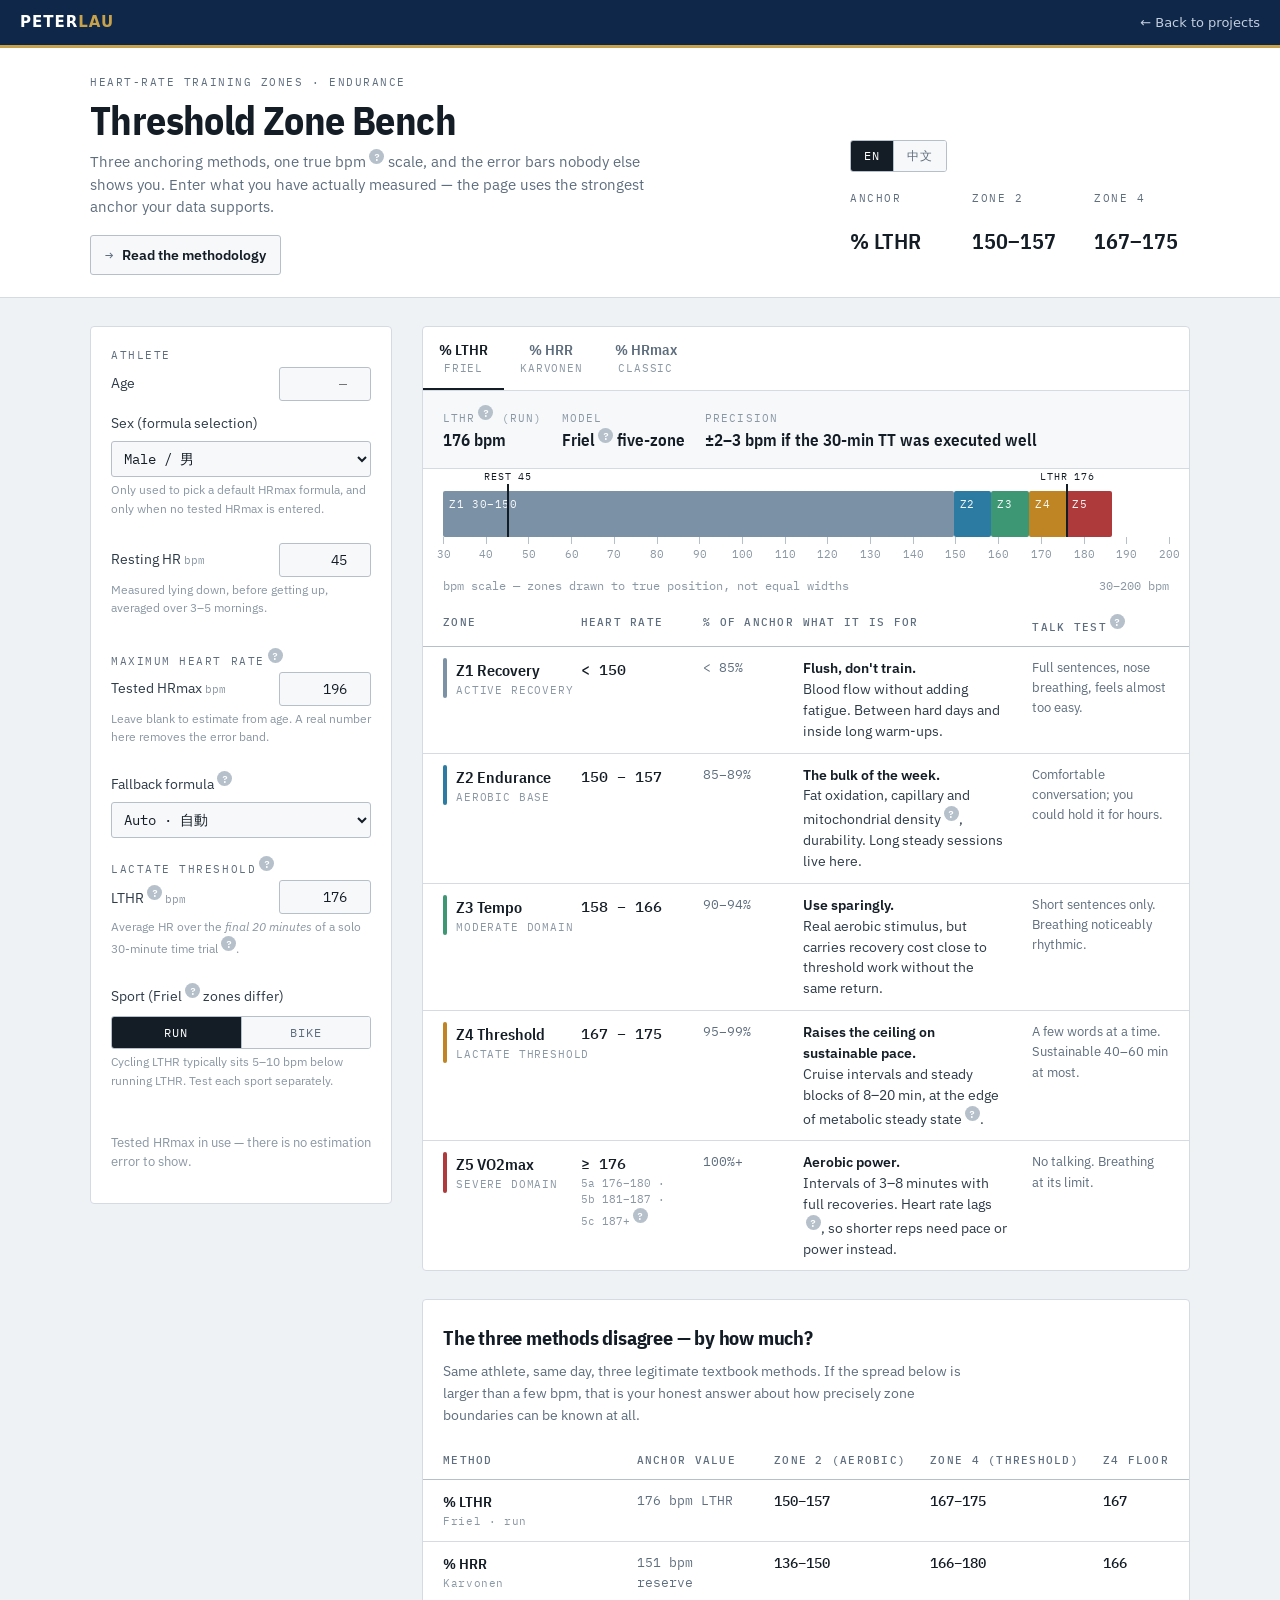
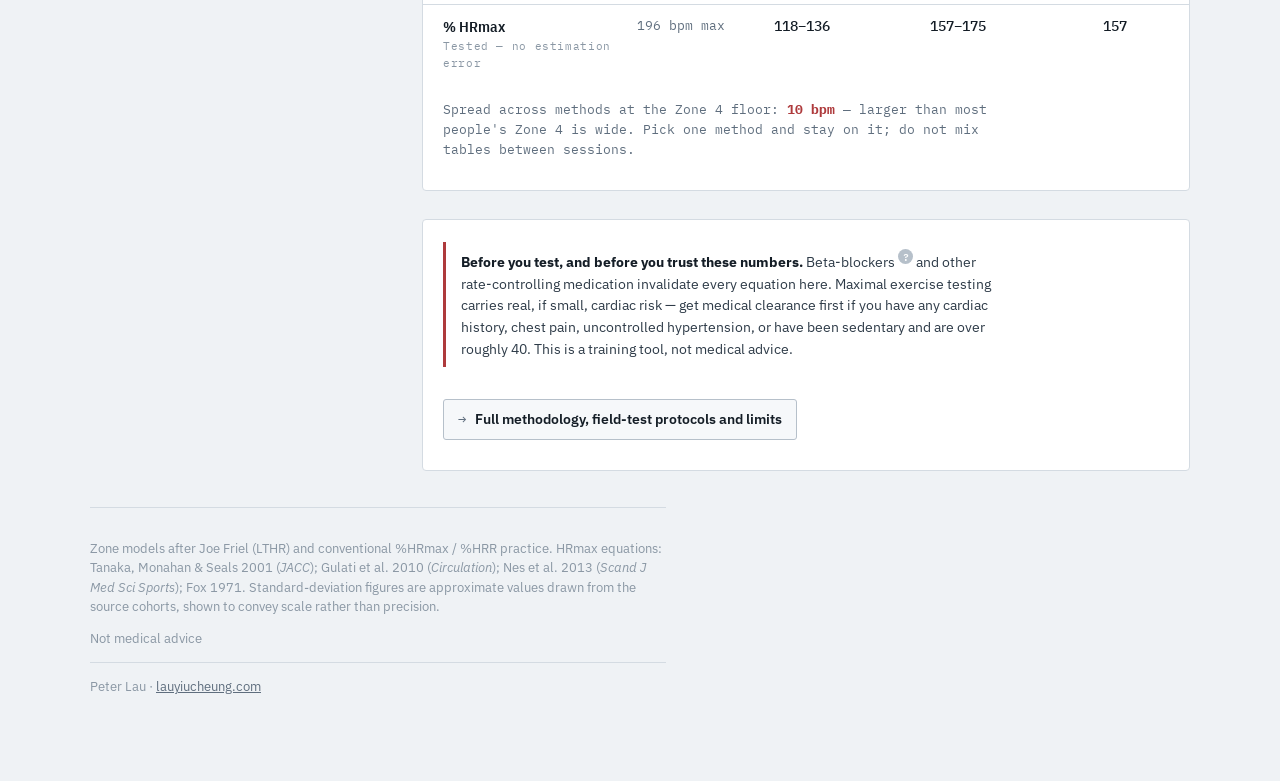
<file: projects/hrzone/index.html>
<!DOCTYPE html>
<html lang="en">
<head>
<meta charset="utf-8">
<meta name="viewport" content="width=device-width, initial-scale=1, viewport-fit=cover">
<title>Threshold Zone Bench — Heart-Rate Training Zones · Peter Lau</title>
<meta name="description" content="A heart-rate training zone calculator for endurance athletes. Three anchoring methods — %LTHR, %HRR and %HRmax — drawn on a true bpm scale, with the estimation error shown rather than hidden.">
<meta name="color-scheme" content="light dark">
<script>document.documentElement.setAttribute("data-lang","en");</script>
<link rel="preconnect" href="https://fonts.googleapis.com">
<link rel="preconnect" href="https://fonts.gstatic.com" crossorigin>
<link rel="stylesheet" href="https://fonts.googleapis.com/css2?family=IBM+Plex+Mono:wght@400;500;600&family=IBM+Plex+Sans+Condensed:wght@500;600;700&family=IBM+Plex+Sans:wght@400;500;600&display=swap">
<link rel="stylesheet" href="zones.css">
</head>
<body>

<nav class="sitenav">
  <a class="logo" href="/">PETER<b>LAU</b></a>
  <a href="/projects/">&larr; Back to projects</a>
</nav>

<header class="mast">
  <div class="mast-in">
    <div>
      <p class="eyebrow" style="margin:0 0 8px">
        <span lang="en">Heart-rate training zones · endurance</span>
        <span lang="zh">心率訓練區間 · 耐力運動</span>
      </p>
      <h1>Threshold Zone Bench</h1>
      <p class="tagline">
        <span lang="en">Three anchoring methods, one true bpm<i data-g="bpm"></i> scale, and the error bars nobody else shows you. Enter what you have actually measured — the page uses the strongest anchor your data supports.</span>
        <span lang="zh">三種錨定方法、一條真實 bpm<i data-g="bpm"></i> 刻度，以及其他計算機不會告訴你的誤差範圍。輸入你實際量度過的數字，本頁會自動採用你的數據所能支持的最強錨值。</span>
      </p>
      <a class="crossnav" href="methodology.html">
        <span class="arrow">→</span>
        <span lang="en"><b>Read the methodology</b></span>
        <span lang="zh"><b>閱讀方法學詳解</b></span>
      </a>
    </div>
    <div class="mast-right">
      <div class="langsw" role="group" aria-label="Language / 語言"><span class="on">EN</span><a href="zh/index.html">中文</a></div>
      <div class="mast-meta">
        <div>
          <p class="eyebrow" style="margin:0"><span lang="en">Anchor</span><span lang="zh">錨值</span></p>
          <p class="v" id="m-anchor">—</p>
        </div>
        <div><p class="eyebrow" style="margin:0">Zone 2</p><p class="v mono" id="m-z2">—</p></div>
        <div><p class="eyebrow" style="margin:0">Zone 4</p><p class="v mono" id="m-z4">—</p></div>
      </div>
    </div>
  </div>
</header>

<div class="wrap">
<div class="doc" style="grid-template-columns:302px minmax(0,1fr)">

  <!-- ============ INPUT RAIL ============ -->
  <div class="panel panel-pad">
    <form id="f" autocomplete="off">
      <fieldset>
        <legend><span lang="en">Athlete</span><span lang="zh">運動員</span></legend>
        <div class="field">
          <label for="age"><span lang="en">Age</span><span lang="zh">年齡</span></label>
          <input type="number" id="age" min="10" max="95" step="1" placeholder="—">
        </div>
        <div class="field">
          <label for="sex"><span lang="en">Sex (formula selection)</span><span lang="zh">性別（用於選公式）</span></label>
          <select id="sex">
            <option value="m" selected>Male / 男</option>
            <option value="f">Female / 女</option>
            <option value="x">— / 不提供</option>
          </select>
          <p class="hint">
            <span lang="en">Only used to pick a default HRmax formula, and only when no tested HRmax is entered.</span>
            <span lang="zh">只用於選擇預設 HRmax 公式，而且只在未填實測 HRmax 時才會用到。</span>
          </p>
        </div>
        <div class="field">
          <label for="rest"><span lang="en">Resting HR</span><span lang="zh">靜止心率</span> <span class="mono" style="font-size:11px;color:var(--faint)">bpm</span></label>
          <input type="number" id="rest" min="25" max="110" step="1" value="45">
          <p class="hint">
            <span lang="en">Measured lying down, before getting up, averaged over 3–5 mornings.</span>
            <span lang="zh">平臥、未起床前量度，取 3–5 個早上的平均值。</span>
          </p>
        </div>
      </fieldset>

      <fieldset>
        <legend><span lang="en">Maximum heart rate</span><span lang="zh">最大心率</span><i data-g="hrmax"></i></legend>
        <div class="field">
          <label for="maxtested"><span lang="en">Tested HRmax</span><span lang="zh">實測 HRmax</span> <span class="mono" style="font-size:11px;color:var(--faint)">bpm</span></label>
          <input type="number" id="maxtested" min="120" max="230" step="1" value="196">
          <p class="hint">
            <span lang="en">Leave blank to estimate from age. A real number here removes the error band.</span>
            <span lang="zh">留空則由年齡估算。填入實測值，誤差帶會消失。</span>
          </p>
        </div>
        <div class="field">
          <label for="formula" style="grid-column:1/-1"><span lang="en">Fallback formula</span><span lang="zh">後備公式</span><i data-g="regression"></i></label>
          <select id="formula">
            <option value="auto" selected>Auto · 自動</option>
            <option value="tanaka">Tanaka 2001 · 208 − 0.7 × age</option>
            <option value="gulati">Gulati 2010 · 206 − 0.88 × age</option>
            <option value="nes">Nes 2013 · 211 − 0.64 × age</option>
            <option value="fox">Fox · 220 − age</option>
          </select>
        </div>
      </fieldset>

      <fieldset>
        <legend><span lang="en">Lactate threshold</span><span lang="zh">乳酸閾值</span><i data-g="lt"></i></legend>
        <div class="field">
          <label for="lthr">LTHR<i data-g="lthr"></i> <span class="mono" style="font-size:11px;color:var(--faint)">bpm</span></label>
          <input type="number" id="lthr" min="90" max="220" step="1" value="176">
          <p class="hint">
            <span lang="en">Average HR over the <em>final 20 minutes</em> of a solo 30-minute time trial<i data-g="tt"></i>.</span>
            <span lang="zh">獨自 30 分鐘計時測試<i data-g="tt"></i>中，<em>最後 20 分鐘</em>的平均心率。</span>
          </p>
        </div>
        <div class="field" style="grid-template-columns:1fr">
          <label for="sportRun" style="margin-bottom:2px">
            <span lang="en">Sport (Friel<i data-g="friel"></i> zones differ)</span>
            <span lang="zh">運動項目（Friel<i data-g="friel"></i> 的 zone 表不同）</span>
          </label>
          <div class="seg" role="group" aria-label="Sport">
            <button type="button" id="sportRun" data-sport="run" aria-pressed="true"><span lang="en">Run</span><span lang="zh">跑步</span></button>
            <button type="button" id="sportBike" data-sport="bike" aria-pressed="false"><span lang="en">Bike</span><span lang="zh">單車</span></button>
          </div>
          <p class="hint">
            <span lang="en">Cycling LTHR typically sits 5–10 bpm below running LTHR. Test each sport separately.</span>
            <span lang="zh">單車的 LTHR 通常比跑步低 5–10 bpm。兩項運動必須分開測試。</span>
          </p>
        </div>
      </fieldset>

      <p class="note" id="statusnote"></p>
    </form>
  </div>

  <!-- ============ RESULTS ============ -->
  <div>
  <div class="panel" style="overflow:hidden">
    <div class="tabs" role="tablist" aria-label="Anchoring method">
      <button role="tab" data-m="lthr" aria-selected="true">% LTHR<span class="sub">Friel</span></button>
      <button role="tab" data-m="hrr" aria-selected="false">% HRR<span class="sub">Karvonen</span></button>
      <button role="tab" data-m="max" aria-selected="false">% HRmax<span class="sub"><span lang="en">Classic</span><span lang="zh">傳統</span></span></button>
    </div>

    <div class="anchorbar" id="anchorbar"></div>

    <div class="ruler-wrap">
      <div class="ruler" id="ruler"></div>
      <div class="ruler-cap">
        <span class="mono" id="rulercap"></span>
        <span class="mono" id="axiscap"></span>
      </div>
    </div>

    <div class="tbl-scroll">
      <table id="ztable"><thead><tr id="zhead"></tr></thead><tbody></tbody></table>
    </div>
  </div>

  <div class="stack">
    <div class="panel">
      <div class="prose" style="padding-bottom:6px">
        <h2><span lang="en">The three methods disagree — by how much?</span><span lang="zh">三種方法互不相同 — 相差多少？</span></h2>
        <p class="lede">
          <span lang="en">Same athlete, same day, three legitimate textbook methods. If the spread below is larger than a few bpm, that is your honest answer about how precisely zone boundaries can be known at all.</span>
          <span lang="zh">同一個人、同一天、三種同樣站得住腳的教科書方法。如果下面的差距大於幾 bpm，那就是「zone 界線究竟能有多精確」的誠實答案。</span>
        </p>
      </div>
      <div class="tbl-scroll">
        <table class="compare" id="cmp"><thead><tr id="chead"></tr></thead><tbody></tbody></table>
      </div>
      <div class="prose" style="padding-top:10px">
        <p class="mono" id="spreadline" style="font-size:13px;color:var(--muted)"></p>
      </div>
    </div>

    <div class="panel prose">
      <div class="warn" style="margin:0">
        <p lang="en"><strong>Before you test, and before you trust these numbers.</strong> Beta-blockers<i data-g="beta"></i> and other rate-controlling medication invalidate every equation here. Maximal exercise testing carries real, if small, cardiac risk — get medical clearance first if you have any cardiac history, chest pain, uncontrolled hypertension, or have been sedentary and are over roughly 40. This is a training tool, not medical advice.</p>
        <p lang="zh"><strong>在測試之前，以及在相信這些數字之前。</strong>β-受體阻斷劑<i data-g="beta"></i>及其他控制心率的藥物會令本頁所有公式失效。最大運動測試帶有真實（雖然不大）的心臟風險 — 若你有任何心臟病史、胸痛、未受控制的高血壓，或長期缺乏運動而年齡約在 40 歲以上，請先取得醫生許可。這是訓練工具，並非醫療建議。</p>
      </div>
      <p style="margin-top:16px"><a class="crossnav" href="methodology.html">
        <span class="arrow">→</span>
        <span lang="en"><b>Full methodology, field-test protocols and limits</b></span>
        <span lang="zh"><b>完整方法學、實地測試流程與限制</b></span>
      </a></p>
    </div>
  </div>
  </div>
</div>

<footer>
  <p lang="en">Zone models after Joe Friel (LTHR) and conventional %HRmax / %HRR practice. HRmax equations: Tanaka, Monahan &amp; Seals 2001 (<em>JACC</em>); Gulati et al. 2010 (<em>Circulation</em>); Nes et al. 2013 (<em>Scand J Med Sci Sports</em>); Fox 1971. Standard-deviation figures are approximate values drawn from the source cohorts, shown to convey scale rather than precision.</p>
  <p lang="zh">Zone 模型依據 Joe Friel（LTHR）及傳統 %HRmax / %HRR 做法。HRmax 公式：Tanaka、Monahan 與 Seals 2001（<em>JACC</em>）；Gulati 等 2010（<em>Circulation</em>）；Nes 等 2013（<em>Scand J Med Sci Sports</em>）；Fox 1971。標準差數值取自上述研究的約數，用以表達不確定性的量級，而非精確統計量。</p>
  <p><span lang="en">Not medical advice</span><span lang="zh">非醫療建議</span></p>
  <p class="sitecredit">Peter Lau · <a href="/">lauyiucheung.com</a></p>
</footer>
</div>

<script src="lang.js"></script>
<script src="glossary.js"></script>
<script>
(function(){
  "use strict";

  var DOC_URL = "https://claude.ai/artifact/R8rmiXoDeMYwxcVAUR49Da";
  if (DOC_URL && /claude\.ai$/.test(location.hostname)){
    document.querySelectorAll('a[href="methodology.html"]').forEach(function(a){
      a.href = DOC_URL; a.target = "_blank"; a.rel = "noopener";
    });
  }

  var FORMULAS = {
    tanaka:{label:"Tanaka 2001", expr:"208 − 0.7 × age", fn:function(a){return 208-0.7*a;}, sd:10},
    gulati:{label:"Gulati 2010", expr:"206 − 0.88 × age", fn:function(a){return 206-0.88*a;}, sd:10},
    nes:{label:"Nes 2013", expr:"211 − 0.64 × age", fn:function(a){return 211-0.64*a;}, sd:11},
    fox:{label:"Fox", expr:"220 − age", fn:function(a){return 220-a;}, sd:12}
  };

  var T = {
    en:{
      zhead:["Zone","Heart rate","% of anchor","What it is for",'Talk test<i data-g="talk"></i>'],
      chead:["Method","Anchor value","Zone 2 (aerobic)","Zone 4 (threshold)","Z4 floor"],
      rulercap:"bpm scale — zones drawn to true position, not equal widths",
      waiting:["Waiting on input","Enter an LTHR, or an age"],
      k_lthr:'LTHR<i data-g="lthr"></i>', k_model:"Model", k_prec:"Precision",
      k_max:'HRmax<i data-g="hrmax"></i>', k_src:"Source", k_unc:'Uncertainty<i data-g="sd"></i>',
      k_res:'HR reserve<i data-g="hrr"></i>',
      v_model:'Friel<i data-g="friel"></i> five-zone',
      v_prec:"±2–3 bpm if the 30-min TT was executed well",
      v_tested:"Tested — no estimation error",
      needs_lthr:"Needs an LTHR value", needs_max:"Needs a resting HR and an HRmax",
      anchor_lthr:"bpm LTHR", anchor_res:"bpm reserve", anchor_max:"bpm max",
      st_est:"HRmax is estimated — the shaded bands on the scale are one standard deviation of that estimate.",
      st_test:"Tested HRmax in use — there is no estimation error to show.",
      boundary:"boundary ±", sport:{run:"run", bike:"bike"},
      spread_a:"Spread across methods at the Zone 4 floor: ",
      spread_wide:" — larger than most people's Zone 4 is wide. Pick one method and stay on it; do not mix tables between sessions.",
      spread_ok:" — close enough that the choice of method is not what limits you. Anchor quality is.",
      zones:[
        {name:"Recovery", tag:"Active recovery",
         use:"<b>Flush, don't train.</b> Blood flow without adding fatigue. Between hard days and inside long warm-ups.",
         talk:"Full sentences, nose breathing, feels almost too easy."},
        {name:"Endurance", tag:"Aerobic base",
         use:"<b>The bulk of the week.</b> Fat oxidation, capillary and mitochondrial density<i data-g=\"adapt\"></i>, durability. Long steady sessions live here.",
         talk:"Comfortable conversation; you could hold it for hours."},
        {name:"Tempo", tag:"Moderate domain",
         use:"<b>Use sparingly.</b> Real aerobic stimulus, but carries recovery cost close to threshold work without the same return.",
         talk:"Short sentences only. Breathing noticeably rhythmic."},
        {name:"Threshold", tag:"Lactate threshold",
         use:"<b>Raises the ceiling on sustainable pace.</b> Cruise intervals and steady blocks of 8–20 min, at the edge of metabolic steady state<i data-g=\"steady\"></i>.",
         talk:"A few words at a time. Sustainable 40–60 min at most."},
        {name:"VO2max", tag:"Severe domain",
         use:"<b>Aerobic power.</b> Intervals of 3–8 minutes with full recoveries. Heart rate lags<i data-g=\"lag\"></i>, so shorter reps need pace or power instead.",
         talk:"No talking. Breathing at its limit."}
      ]
    },
    zh:{
      zhead:["區間","心率","佔錨值","用途",'談話測試<i data-g="talk"></i>'],
      chead:["方法","錨值","Zone 2（有氧）","Zone 4（閾值）","Z4 下限"],
      rulercap:"bpm 刻度 — 各 zone 按真實位置繪製，並非等闊",
      waiting:["等待輸入","請填入 LTHR 或年齡"],
      k_lthr:'LTHR<i data-g="lthr"></i>', k_model:"模型", k_prec:"精確度",
      k_max:'HRmax<i data-g="hrmax"></i>', k_src:"來源", k_unc:'不確定性<i data-g="sd"></i>',
      k_res:'心率儲備<i data-g="hrr"></i>',
      v_model:'Friel<i data-g="friel"></i> 五區間',
      v_prec:"若 30 分鐘測試執行得宜，誤差約 ±2–3 bpm",
      v_tested:"實測 — 無估算誤差",
      needs_lthr:"需要 LTHR 數值", needs_max:"需要靜止心率及 HRmax",
      anchor_lthr:"bpm LTHR", anchor_res:"bpm 儲備", anchor_max:"bpm 最大",
      st_est:"HRmax 為估算值 — 刻度上的陰影帶代表該估算的一個標準差。",
      st_test:"正在使用實測 HRmax — 沒有估算誤差需要顯示。",
      boundary:"界線 ±", sport:{run:"跑步", bike:"單車"},
      spread_a:"三種方法在 Zone 4 下限的差距：",
      spread_wide:" — 比大多數人的 Zone 4 本身還要闊。選定一種方法就一直用，不要在不同課節之間換表。",
      spread_ok:" — 差距夠小，方法選擇並非限制你的因素，錨值的質素才是。",
      zones:[
        {name:"恢復", tag:"主動恢復",
         use:"<b>促進循環，不是訓練。</b>增加血流而不增加疲勞。用於高強度日之間，以及長時間熱身之內。",
         talk:"可講完整句子，能用鼻呼吸，感覺近乎太輕鬆。"},
        {name:"耐力", tag:"有氧基礎",
         use:"<b>一週訓練量的主體。</b>脂肪氧化、微血管與粒線體密度<i data-g=\"adapt\"></i>、耐久力。長時間穩定課節屬於這裡。",
         talk:"可舒適對話，能維持數小時。"},
        {name:"節奏", tag:"中等區間",
         use:"<b>謹慎使用。</b>有真實的有氧刺激，但恢復成本接近閾值訓練，回報卻不相同。",
         talk:"只能說短句，呼吸明顯轉為有節奏。"},
        {name:"閾值", tag:"乳酸閾值",
         use:"<b>提升可持續配速的上限。</b>巡航間歇與穩定段落，每次 8–20 分鐘，位於代謝穩態<i data-g=\"steady\"></i>的邊緣。",
         talk:"一次只能講幾個字，最多維持 40–60 分鐘。"},
        {name:"VO2max", tag:"重度區間",
         use:"<b>有氧功率。</b>3–8 分鐘間歇，配完整恢復。心率有滯後<i data-g=\"lag\"></i>，更短的反覆須改用配速或功率。",
         talk:"無法說話，呼吸達到極限。"}
      ]
    }
  };

  var PCT5 = [[0.50,0.60],[0.60,0.70],[0.70,0.80],[0.80,0.90],[0.90,1.00]];
  var FRIEL = {
    run:  {bounds:[0.85,0.90,0.95,1.00], top:1.06, labels:["< 85%","85–89%","90–94%","95–99%","100%+"]},
    bike: {bounds:[0.81,0.90,0.94,1.00], top:1.06, labels:["< 81%","81–89%","90–93%","94–99%","100%+"]}
  };

  var $ = function(id){ return document.getElementById(id); };
  var state = { method:"lthr", sport:"run" };
  function L(){ return (window.Lang && window.Lang.current() === "zh") ? T.zh : T.en; }
  function num(el){ var v = parseFloat(el.value); return isFinite(v) ? v : null; }

  function readInputs(){
    var age = num($("age")), sex = $("sex").value;
    var tested = num($("maxtested"));
    var key = $("formula").value;
    if (key === "auto") key = (sex === "f") ? "gulati" : "tanaka";
    var f = FORMULAS[key];
    var est = age ? Math.round(f.fn(age)) : null;
    return { age:age, rest:num($("rest")), lthr:num($("lthr")), tested:tested,
             hrmax: tested || est, estimated: !tested, sd: tested ? 0 : f.sd, f:f };
  }

  function zonesFor(method, d){
    var z = [], i, lo, hi;
    if (method === "max" && d.hrmax){
      for (i=0;i<5;i++){
        lo = PCT5[i][0]*d.hrmax; hi = PCT5[i][1]*d.hrmax;
        z.push({lo:lo, hi:hi, sdlo:PCT5[i][0]*d.sd,
                pct:Math.round(PCT5[i][0]*100)+"–"+Math.round(PCT5[i][1]*100)+"%"});
      }
      return {zones:z, ceil:d.hrmax, ok:true};
    }
    if (method === "hrr" && d.hrmax && d.rest != null){
      var R = d.hrmax - d.rest;
      for (i=0;i<5;i++){
        lo = d.rest + PCT5[i][0]*R; hi = d.rest + PCT5[i][1]*R;
        z.push({lo:lo, hi:hi, sdlo:PCT5[i][0]*d.sd,
                pct:Math.round(PCT5[i][0]*100)+"–"+Math.round(PCT5[i][1]*100)+"%"});
      }
      return {zones:z, ceil:d.hrmax, ok:true};
    }
    if (method === "lthr" && d.lthr){
      var m = FRIEL[state.sport], b = m.bounds, Lv = d.lthr;
      var edges = [null, b[0], b[1], b[2], b[3], m.top];
      for (i=0;i<5;i++){
        lo = (i===0) ? null : edges[i]*Lv;
        hi = (i===4) ? m.top*Lv : edges[i+1]*Lv;
        z.push({lo:lo, hi:hi, sdlo:0, pct:m.labels[i], open:(i===0||i===4)});
      }
      return {zones:z, ceil:m.top*Lv, ok:true};
    }
    return {ok:false};
  }

  function bpm(v){ return Math.round(v); }

  function rangeText(z, i, d){
    if (i===0 && z.lo===null) return "&lt; "+bpm(z.hi);
    if (i===4 && z.open){
      var Lv = d.lthr;
      return "&ge; "+bpm(z.lo)+
        ' <em>5a '+bpm(Lv)+"–"+bpm(1.02*Lv)+" &middot; 5b "+bpm(1.03*Lv)+"–"+bpm(1.06*Lv)+
        " &middot; 5c "+bpm(1.06*Lv)+'+<i data-g="z5abc"></i></em>';
    }
    return bpm(z.lo)+" – "+bpm(z.hi-1);
  }

  function marker(p, label){
    return '<div class="marker" style="left:'+p.toFixed(2)+'%"><i>'+label+'</i></div>';
  }

  function render(){
    var t = L();
    var d = readInputs();
    var r = zonesFor(state.method, d);

    $("zhead").innerHTML = t.zhead.map(function(h){ return "<th>"+h+"</th>"; }).join("");
    $("chead").innerHTML = t.chead.map(function(h){ return "<th>"+h+"</th>"; }).join("");
    $("rulercap").textContent = t.rulercap;

    if (!r.ok){
      var order = ["lthr","hrr","max"], k;
      for (k=0;k<order.length;k++){
        var tr = zonesFor(order[k], d);
        if (tr.ok){ state.method = order[k]; r = tr; break; }
      }
      syncTabs();
    }
    if (!r.ok){
      $("anchorbar").innerHTML = '<div><div class="k">'+t.waiting[0]+'</div><div class="v">'+t.waiting[1]+'</div></div>';
      $("ruler").innerHTML = ""; $("ztable").querySelector("tbody").innerHTML = "";
      $("cmp").querySelector("tbody").innerHTML = ""; $("spreadline").textContent = "";
      return;
    }

    var ab = [];
    if (state.method === "lthr"){
      ab.push([t.k_lthr+" ("+t.sport[state.sport]+")", bpm(d.lthr)+" bpm"]);
      ab.push([t.k_model, t.v_model]);
      ab.push([t.k_prec, t.v_prec]);
    } else {
      ab.push([t.k_max, bpm(d.hrmax)+" bpm"]);
      ab.push([t.k_src, d.estimated ? d.f.label+" · "+d.f.expr : t.v_tested]);
      if (d.estimated) ab.push([t.k_unc, "±"+d.sd+" bpm (1 SD)"]);
      if (state.method === "hrr") ab.push([t.k_res, bpm(d.hrmax - d.rest)+" bpm"]);
    }
    $("anchorbar").innerHTML = ab.map(function(p){
      return '<div><div class="k">'+p[0]+'</div><div class="v">'+p[1]+'</div></div>';
    }).join("");

    var lows = r.zones.map(function(z){ return z.lo; }).filter(function(v){ return v!==null; });
    var axLo = Math.floor((Math.min.apply(null, lows.concat(d.rest!=null?[d.rest]:[])) - 8)/10)*10;
    var axHi = Math.ceil((r.ceil + 8)/10)*10;
    var span = axHi - axLo;
    var pos = function(v){ return ((v - axLo)/span)*100; };

    var html = "";
    r.zones.forEach(function(z,i){
      var lo = (z.lo===null) ? axLo : z.lo;
      var hi = Math.min(z.hi, axHi);
      var left = pos(lo), w = Math.max(pos(hi)-left, 0.6);
      var inner = "Z"+(i+1);
      if (w > 14) inner += "  " + bpm(lo) + "–" + bpm(hi);
      html += '<div class="seg-band" style="left:'+left.toFixed(2)+'%;width:'+w.toFixed(2)+
              '%;background:var(--z'+(i+1)+')"><span>'+inner+'</span></div>';
    });
    if (d.estimated && state.method !== "lthr"){
      r.zones.forEach(function(z,i){
        if (i===0 || !z.sdlo) return;
        var l = pos(z.lo - z.sdlo), w = pos(z.lo + z.sdlo) - l;
        html += '<div class="unc" style="left:'+l.toFixed(2)+'%;width:'+w.toFixed(2)+'%"></div>';
      });
    }
    for (var tv = Math.ceil(axLo/10)*10; tv <= axHi; tv += 10){
      html += '<div class="tick" style="left:'+pos(tv).toFixed(2)+'%"><i>'+tv+'</i></div>';
    }
    if (d.rest != null && d.rest >= axLo) html += marker(pos(d.rest), "REST "+bpm(d.rest));
    if (state.method === "lthr") html += marker(pos(d.lthr), "LTHR "+bpm(d.lthr));
    else html += marker(pos(d.hrmax), "MAX "+bpm(d.hrmax));
    $("ruler").innerHTML = html;
    $("axiscap").textContent = axLo + "–" + axHi + " bpm";

    $("ztable").querySelector("tbody").innerHTML = r.zones.map(function(z,i){
      var meta = t.zones[i];
      var unc = (d.estimated && state.method!=="lthr" && i>0)
        ? '<em>'+t.boundary+Math.round(z.sdlo)+' bpm</em>' : '';
      return '<tr>'+
        '<td><div class="zname"><span class="chip" style="background:var(--z'+(i+1)+')"></span>'+
        '<span class="zn">Z'+(i+1)+' '+meta.name+'<small>'+meta.tag+'</small></span></div></td>'+
        '<td class="bpm">'+rangeText(z,i,d)+unc+'</td>'+
        '<td class="pct">'+z.pct+'</td>'+
        '<td class="feel">'+meta.use+'</td>'+
        '<td class="talk">'+meta.talk+'</td></tr>';
    }).join("");

    $("m-anchor").innerHTML = state.method==="lthr" ? "% LTHR" : (state.method==="hrr" ? "% HRR" : "% HRmax");
    $("m-z2").textContent = bpm(r.zones[1].lo)+"–"+bpm(r.zones[1].hi-1);
    $("m-z4").textContent = bpm(r.zones[3].lo)+"–"+bpm(r.zones[3].hi-1);

    renderCompare(d, t);
    $("statusnote").textContent = d.estimated ? t.st_est : t.st_test;

    if (window.Glossary) window.Glossary.upgrade(document);
  }

  function renderCompare(d, t){
    var methods = [
      {k:"lthr", name:"% LTHR", sub:"Friel · "+t.sport[state.sport]},
      {k:"hrr",  name:"% HRR",  sub:"Karvonen"},
      {k:"max",  name:"% HRmax", sub:d.estimated ? (d.f.label) : (t.v_tested)}
    ];
    var body = "", floors = [];
    methods.forEach(function(m){
      var r = zonesFor(m.k, d);
      if (!r.ok){
        body += '<tr><td class="m">'+m.name+'<small>'+m.sub+'</small></td>'+
                '<td colspan="4" class="pct">'+(m.k==="lthr"?t.needs_lthr:t.needs_max)+'</td></tr>';
        return;
      }
      var anchorTxt = m.k==="lthr" ? bpm(d.lthr)+" "+t.anchor_lthr
                    : m.k==="hrr"  ? bpm(d.hrmax-d.rest)+" "+t.anchor_res
                    : bpm(d.hrmax)+" "+t.anchor_max;
      floors.push(r.zones[3].lo);
      body += '<tr><td class="m">'+m.name+'<small>'+m.sub+'</small></td>'+
              '<td class="pct">'+anchorTxt+'</td>'+
              '<td class="bpm">'+bpm(r.zones[1].lo)+"–"+bpm(r.zones[1].hi-1)+'</td>'+
              '<td class="bpm">'+bpm(r.zones[3].lo)+"–"+bpm(r.zones[3].hi-1)+'</td>'+
              '<td class="bpm">'+bpm(r.zones[3].lo)+'</td></tr>';
    });
    $("cmp").querySelector("tbody").innerHTML = body;
    if (floors.length > 1){
      var spread = Math.round(Math.max.apply(null,floors) - Math.min.apply(null,floors));
      $("spreadline").innerHTML = t.spread_a+'<strong style="color:var(--z5)">'+spread+' bpm</strong>'+
        (spread >= 8 ? t.spread_wide : t.spread_ok);
    } else { $("spreadline").textContent = ""; }
  }

  function syncTabs(){
    document.querySelectorAll('.tabs button').forEach(function(b){
      b.setAttribute("aria-selected", b.dataset.m === state.method ? "true" : "false");
    });
  }

  document.querySelectorAll('.tabs button').forEach(function(b){
    b.addEventListener("click", function(){ state.method = b.dataset.m; syncTabs(); render(); });
  });
  document.querySelectorAll('.seg button').forEach(function(b){
    b.addEventListener("click", function(){
      state.sport = b.dataset.sport;
      document.querySelectorAll('.seg button').forEach(function(x){
        x.setAttribute("aria-pressed", x===b ? "true" : "false");
      });
      render();
    });
  });
  $("f").addEventListener("input", render);
  document.addEventListener("langchange", render);
  render();
})();
</script>

</body>
</html>
</file>
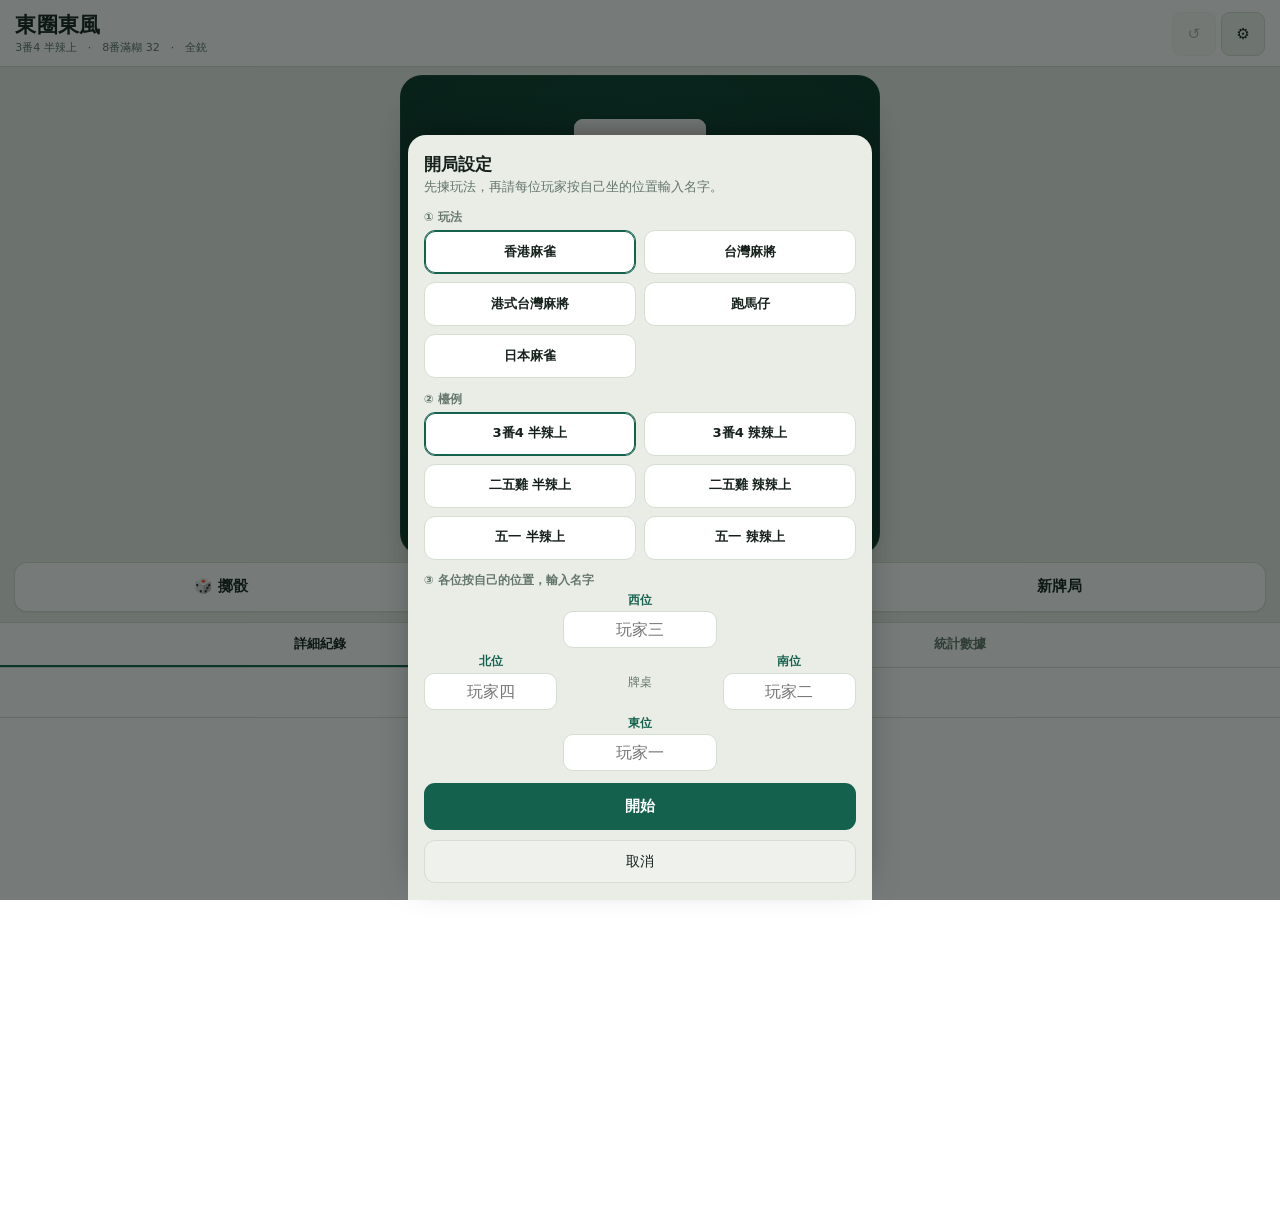
<file: projects/mahjong/index.html>
<!doctype html>
<html lang="zh-TW">
<head>
<meta charset="utf-8">
<meta name="viewport" content="width=device-width,initial-scale=1,viewport-fit=cover">
<meta name="mobile-web-app-capable" content="yes">
<!-- iOS 加到主畫面之後就沒有 Safari 的工具列，像真正的 app -->
<meta name="apple-mobile-web-app-capable" content="yes">
<meta name="apple-mobile-web-app-status-bar-style" content="black-translucent">
<meta name="apple-mobile-web-app-title" content="雀數">
<!-- iOS 不接受 SVG 當主畫面 icon，一定要 PNG -->
<link rel="apple-touch-icon" href="icon-180.png">
<!-- 未公開：不想被 Google 索引。想公開時刪掉這一行。 -->
<meta name="robots" content="noindex, nofollow">
<title>雀數 · 打麻雀記分</title>
<meta name="theme-color" content="#12483A">
<!-- 只有在 server 上執行時才用得到；直接雙擊開啟檔案本身已經離線可用 -->
<link rel="manifest" href="manifest.json">
<link rel="icon" href="icon.svg">
<style>
:root {
  --bg:        #E9EDE6;
  --felt:      #12483A;
  --felt-deep: #0C3529;
  --tile:      #FBF9F3;
  --tile-edge: #DAD5C6;
  --tile-ink:  #1A2420;
  --surface:   #FFFFFF;
  --surface-2: #EFF2EC;
  --ink:       #16211C;
  --muted:     #64756C;
  --accent:    #14624E;
  --gold:      #B08A2E;
  --red:       #A5382B;
  --rule:      #D6DDD3;
  --shadow:    rgba(16, 30, 24, .16);
}
@media (prefers-color-scheme: dark) {
  :root {
    --bg:        #0A120F;
    --felt:      #10382C;
    --felt-deep: #08241C;
    --tile:      #EDEAE0;
    --tile-edge: #B9B4A4;
    --tile-ink:  #17201C;
    --surface:   #141F1A;
    --surface-2: #1B2822;
    --ink:       #E7EEE9;
    --muted:     #8CA298;
    --accent:    #4FBB9A;
    --gold:      #D9B45A;
    --red:       #E2796C;
    --rule:      #24332D;
    --shadow:    rgba(0, 0, 0, .55);
  }
}
* { box-sizing: border-box; -webkit-tap-highlight-color: transparent; }
html {
  height: 100%;
  /* 手機轉橫時不要自己放大字 */
  -webkit-text-size-adjust: 100%;
  /* 不要下拉刷新／不要彈跳——打牌打到一半 reload 就麻煩了 */
  overscroll-behavior: none;
}
body {
  /* 100vh 在 iOS Safari 會算入工具列，撞到底部，所以用 svh 做最低高度。
     用 min-height 不用 height：紀錄變多時要讓整頁可以延伸，而不是鎖死在一個
     螢幕高度——之前鎖死過，紀錄能顯示的空間很少，還 scroll 不到上面看。 */
  min-height: 100vh;
  min-height: 100svh;
  overscroll-behavior-y: none; /* 只擋下拉刷新，不擋正常 scroll */
  margin: 0;
  background: var(--bg);
  color: var(--ink);
  font-family: -apple-system, BlinkMacSystemFont, "PingFang TC", "Segoe UI", system-ui, sans-serif;
  display: flex;
  flex-direction: column;
  -webkit-user-select: none;
  user-select: none;
}
button { font: inherit; cursor: pointer; color: inherit; transition: scale .1s cubic-bezier(0.2, 0, 0, 1); }
button:active:not(:disabled) { scale: 0.96; }
:focus-visible { outline: 2px solid var(--accent); outline-offset: 2px; }
@media (prefers-reduced-motion: reduce) { * { animation: none !important; transition: none !important; } }

/* ══ header：局面做主角 ══ */
header {
  display: flex;
  align-items: center;
  gap: .7rem;
  /* 瀏海／動態島底下不可以放東西 */
  padding: calc(.75rem + env(safe-area-inset-top)) calc(.95rem + env(safe-area-inset-right))
           .6rem calc(.95rem + env(safe-area-inset-left));
  background: var(--surface);
  border-bottom: 1px solid var(--rule);
}
.round-block { flex: 1; min-width: 0; }
.round-label {
  font-family: "Songti TC", "Noto Serif TC", serif;
  font-size: 1.32rem;
  font-weight: 600;
  line-height: 1.15;
  letter-spacing: .02em;
}
.round-sub {
  font-size: .69rem;
  color: var(--muted);
  margin-top: .12rem;
  font-variant-numeric: tabular-nums;
  white-space: nowrap;
  overflow: hidden;
  text-overflow: ellipsis;
}
.streak-pill {
  display: inline-block;
  background: var(--gold);
  color: #fff;
  font-size: .62rem;
  font-weight: 600;
  padding: .06rem .34rem;
  border-radius: 3px;
  margin-left: .35rem;
  vertical-align: 2px;
}
.streak-pill[hidden] { display: none !important; }
.icons { display: flex; gap: .3rem; flex-shrink: 0; }
.icon-btn {
  /* Apple HIG：可點的東西最小 44×44 */
  width: 2.75rem; height: 2.75rem;
  border: 1px solid var(--rule);
  background: var(--surface-2);
  border-radius: 9px;
  display: grid;
  place-items: center;
  font-size: .96rem;
}
.icon-btn:disabled { opacity: .33; }

/* ══ 檯面 ══ */
main {
  flex: 0 0 auto;
  display: grid;
  place-items: center;
  padding: .5rem calc(.7rem + env(safe-area-inset-right)) .5rem calc(.7rem + env(safe-area-inset-left));
  min-height: 0;
}
.felt {
  width: min(100%, 30rem, 100%);
  aspect-ratio: 1;
  max-height: 100%;
  background: radial-gradient(ellipse at 50% 42%, var(--felt) 0%, var(--felt-deep) 100%);
  border-radius: 22px;
  padding: 3.5%;
  display: grid;
  grid-template-columns: 1fr 1.1fr 1fr;
  grid-template-rows: 1fr 1.1fr 1fr;
  gap: 2.5%;
  box-shadow: 0 14px 34px -14px var(--shadow), inset 0 0 0 1px rgba(255,255,255,.05);
}

/* 座位卡 = 一隻牌 */
.seat {
  position: relative;
  border: none;
  border-radius: 9px;
  padding: .3rem;
  display: flex;
  flex-direction: column;
  align-items: center;
  justify-content: center;
  gap: .05rem;
  min-width: 0;
  background: linear-gradient(#FFFFFF 0%, var(--tile) 42%, var(--tile-edge) 100%);
  color: var(--tile-ink);
  box-shadow:
    0 2px 0 0 rgba(0,0,0,.16),
    0 4px 9px -3px rgba(0,0,0,.34),
    inset 0 1px 0 rgba(255,255,255,.9);
}
.seat.dealer {
  box-shadow: 0 2px 0 0 rgba(0,0,0,.16), 0 4px 9px -3px rgba(0,0,0,.34),
              inset 0 1px 0 rgba(255,255,255,.9), 0 0 0 2.5px var(--accent);
}
.seat.lands {
  box-shadow: 0 2px 0 0 rgba(0,0,0,.16), 0 4px 9px -3px rgba(0,0,0,.34),
              inset 0 1px 0 rgba(255,255,255,.9), 0 0 0 2.5px var(--gold);
}
.seat .wind {
  font-family: "Songti TC", "Noto Serif TC", serif;
  font-size: clamp(1.1rem, 5.2vw, 1.7rem);
  line-height: 1;
  color: var(--accent);
  text-shadow: 0 1px 0 rgba(255,255,255,.8);
}
.seat .nm {
  font-size: clamp(.68rem, 2.9vw, .84rem);
  font-weight: 600;
  max-width: 100%;
  overflow: hidden;
  text-overflow: ellipsis;
  white-space: nowrap;
  opacity: .82;
}
.seat .amt {
  font-size: clamp(.92rem, 4.3vw, 1.32rem);
  font-weight: 700;
  font-variant-numeric: tabular-nums;
  letter-spacing: -.01em;
}
.pos { color: var(--accent); }
.neg { color: var(--red); }
.zero { color: var(--muted); }
.seat .tag {
  position: absolute;
  top: .25rem; left: .3rem;
  font-size: .55rem;
  font-weight: 700;
  letter-spacing: .05em;
  padding: .04rem .26rem;
  border-radius: 3px;
  background: var(--accent);
  color: #fff;
}
.seat .lead { position: absolute; top: .2rem; right: .3rem; font-size: .7rem; line-height: 1; }

/* 座位：0=下 1=右 2=上 3=左（逆時針） */
#seat0 { grid-area: 3 / 2; }
#seat1 { grid-area: 2 / 3; }
#seat2 { grid-area: 1 / 2; }
#seat3 { grid-area: 2 / 1; }

.center {
  grid-area: 2 / 2;
  display: flex;
  flex-direction: column;
  align-items: center;
  justify-content: center;
  gap: .3rem;
  min-width: 0;
}
.dice { display: flex; gap: .22rem; align-items: center; justify-content: center; flex-wrap: wrap; }
.dice[hidden] { display: none !important; }
.die {
  width: 1.4rem; height: 1.4rem;
  background: #F8F7F2;
  border-radius: 4px;
  display: grid;
  grid-template: repeat(3, 1fr) / repeat(3, 1fr);
  padding: 2px;
  box-shadow: 0 1px 3px rgba(0,0,0,.45);
}
.die i { width: 3.5px; height: 3.5px; border-radius: 50%; background: #1A1A1A; align-self: center; justify-self: center; }
.die[data-v="1"] i:nth-child(1) { grid-area: 2/2; }
.die[data-v="2"] i:nth-child(1) { grid-area: 1/1; } .die[data-v="2"] i:nth-child(2) { grid-area: 3/3; }
.die[data-v="3"] i:nth-child(1) { grid-area: 1/1; } .die[data-v="3"] i:nth-child(2) { grid-area: 2/2; } .die[data-v="3"] i:nth-child(3) { grid-area: 3/3; }
.die[data-v="4"] i:nth-child(1) { grid-area: 1/1; } .die[data-v="4"] i:nth-child(2) { grid-area: 1/3; } .die[data-v="4"] i:nth-child(3) { grid-area: 3/1; } .die[data-v="4"] i:nth-child(4) { grid-area: 3/3; }
.die[data-v="5"] i:nth-child(1) { grid-area: 1/1; } .die[data-v="5"] i:nth-child(2) { grid-area: 1/3; } .die[data-v="5"] i:nth-child(3) { grid-area: 2/2; } .die[data-v="5"] i:nth-child(4) { grid-area: 3/1; } .die[data-v="5"] i:nth-child(5) { grid-area: 3/3; }
.die[data-v="6"] i:nth-child(1) { grid-area: 1/1; } .die[data-v="6"] i:nth-child(2) { grid-area: 1/3; } .die[data-v="6"] i:nth-child(3) { grid-area: 2/1; } .die[data-v="6"] i:nth-child(4) { grid-area: 2/3; } .die[data-v="6"] i:nth-child(5) { grid-area: 3/1; } .die[data-v="6"] i:nth-child(6) { grid-area: 3/3; }
.dice-sum { color: #CFE3D9; font-size: .68rem; font-variant-numeric: tabular-nums; text-align: center; }
.center .hint { color: #7FA294; font-size: .64rem; text-align: center; line-height: 1.45; }

/* ══ 大掣 ══ */
.actions {
  display: flex;
  gap: .5rem;
  padding: 0 calc(.95rem + env(safe-area-inset-right)) .7rem calc(.95rem + env(safe-area-inset-left));
}
.act {
  flex: 1;
  padding: .85rem .5rem;
  min-height: 3rem;
  border-radius: 12px;
  border: none;
  background: var(--surface);
  font-size: .93rem;
  font-weight: 600;
  /* 邊框用 box-shadow 做（0 blur 的 ring），只是為了跟下面那層深度陰影同屬
     一套系統，不用 border + shadow 兩樣一起做「讓按鈕看起來浮起」這件事 */
  box-shadow: 0 0 0 1px var(--rule), 0 1px 2px var(--shadow);
}

.act { white-space: nowrap; }
/* 五個掣同時出現（跑馬仔打完全場）時縮小字體，免得斷行 */
.actions.tight { gap: .35rem; }
.actions.tight .act { font-size: .82rem; padding-left: .2rem; padding-right: .2rem; }

/* ══ tabs + panels ══ */
.tabs {
  display: flex;
  background: var(--surface);
  border-top: 1px solid var(--rule);
  border-bottom: 1px solid var(--rule);
  /* 整頁往下 scroll 時黏在頂端，隨時可以換 tab；加一點頂部邊距
     頂住瀏海／狀態列，因為這排按鈕有機會黏到最頂。 */
  position: sticky;
  top: 0;
  padding-top: env(safe-area-inset-top);
  z-index: 5;
}
.tab {
  flex: 1; border: none; background: none; padding: .7rem;
  min-height: 2.75rem;
  color: var(--muted); font-size: .82rem; font-weight: 600;
  border-bottom: 2px solid transparent;
}
.tab.on { color: var(--ink); border-bottom-color: var(--accent); }
.panel {
  background: var(--surface);
  /* 不再靠「剩下多少空間」來決定紀錄有多少空間——固定一個 screen 高，
     紀錄少也不會太擠，紀錄多就整頁自然拉長，往下 scroll 就能看完。 */
  min-height: 60svh;
  padding-bottom: calc(1rem + env(safe-area-inset-bottom));
}
.panel[hidden] { display: none !important; }

/* ── 詳細紀錄：工具列（看哪一種、排序方式） ── */
.log-toolbar {
  display: flex;
  gap: .5rem;
  padding: .55rem .95rem;
  flex-wrap: wrap;
  background: var(--surface);
  border-bottom: 1px solid var(--rule);
}
/* class 的 display:flex specificity 贏過 [hidden] 的 UA 預設，要自己補一條才能真的隱藏
   ——和 .panel[hidden] / .dice[hidden] 是同一個坑。 */
.log-toolbar[hidden] { display: none !important; }
.seg { display: flex; background: var(--surface-2); border-radius: 9px; padding: 2px; gap: 2px; }
.seg button {
  border: none; background: transparent; padding: .34rem .62rem; border-radius: 7px;
  font-size: .74rem; font-weight: 600; color: var(--muted); min-height: 1.9rem;
}
.seg button.on { background: var(--surface); color: var(--ink); box-shadow: 0 1px 2px var(--shadow); }

.log-list { list-style: none; margin: 0; padding: 0; }
.log-list li {
  display: grid;
  grid-template-columns: 1.5rem 4.4rem 1fr auto;
  gap: .5rem;
  align-items: baseline;
  padding: .42rem .95rem;
  font-size: .78rem;
  border-bottom: 1px solid var(--rule);
}
.log-list .seq, .log-list .rnd { color: var(--muted); font-variant-numeric: tabular-nums; }
.log-list .rnd { font-size: .71rem; }
.log-list .amt { font-variant-numeric: tabular-nums; font-weight: 600; }
.log-list li.empty { display: block; padding: 1rem .95rem; color: var(--muted); font-size: .8rem; text-align: center; }

/* 「分數」view：一鋪一橫排，四個位各自的這鋪／累計 */
.log-list li.score-row {
  display: block;
  padding: .5rem .95rem;
}
.score-grid { display: grid; grid-template-columns: repeat(4, 1fr); gap: .3rem; text-align: center; }
.score-grid .cell .delta { font-size: .84rem; font-weight: 700; font-variant-numeric: tabular-nums; }
.score-grid .cell .cum { font-size: .67rem; color: var(--muted); font-variant-numeric: tabular-nums; margin-top: .05rem; }
.score-grid .cell .delta.zero, .score-grid .cell .cum { color: var(--muted); }
.score-meta {
  display: flex; justify-content: space-between; gap: .5rem;
  font-size: .68rem; color: var(--muted); margin-bottom: .3rem;
}
.score-legend {
  /* 沒有做 sticky——和 tabs 疊在一起要算安全區高度，在不同機型會對不準位置。
     只讓 tabs sticky 就已經夠用（隨時可以換 tab），這個 legend 就跟著一起 scroll 走。 */
  display: grid; grid-template-columns: repeat(4, 1fr); gap: .3rem;
  padding: .5rem .95rem; font-size: .68rem; color: var(--muted); text-align: center;
  border-bottom: 1px solid var(--rule);
  background: var(--surface);
}
.log-list li.round-divider {
  /* .log-list li 的 grid（class+element，specificity 贏過單一個 class）
     會把這個只有一段文字的 <li> 擠進第一格 1.5rem 寬，中文沒有字距
     就逐字換行——和之前 empty-state 的坑一樣，要用 display:block 蓋掉。 */
  display: block;
  padding: .4rem .95rem;
  font-size: .68rem; font-weight: 700; color: var(--accent);
  background: var(--surface-2); letter-spacing: .03em;
}

/* ── 統計數據：卡片 ── */
#stats { padding: .5rem .95rem .9rem; }
.stat-summary { margin: 0 0 .6rem; font-size: .76rem; color: var(--muted); }
.stat-top { display: flex; justify-content: flex-end; margin-bottom: .5rem; }
.stat-top button {
  border: 1px solid var(--rule); background: var(--surface); border-radius: 9px;
  padding: .4rem .7rem; font-size: .78rem; font-weight: 600; min-height: 2.4rem;
}
.stat-cards { display: flex; flex-direction: column; gap: .6rem; }
.stat-card { background: var(--surface); border: 1px solid var(--rule); border-radius: 14px; padding: .75rem .9rem; }
.stat-card-head { display: flex; align-items: center; gap: .5rem; }
.stat-avatar { font-size: 1.3rem; line-height: 1; }
.stat-rank { font-size: .78rem; color: var(--muted); font-variant-numeric: tabular-nums; flex-shrink: 0; }
.stat-name {
  font-weight: 700; font-size: .92rem; flex: 1; min-width: 0;
  overflow: hidden; text-overflow: ellipsis; white-space: nowrap;
}
.stat-badge {
  font-size: .68rem; font-weight: 600; padding: .22rem .58rem; border-radius: 999px;
  background: var(--surface-2); color: var(--muted); white-space: nowrap; flex-shrink: 0;
}
.stat-badge.top { background: rgba(176,138,46,.18); color: var(--gold); }
.stat-badge.roast { background: rgba(165,56,43,.14); color: var(--red); }
.stat-card-body {
  display: grid; grid-template-columns: repeat(3, 1fr); gap: .3rem;
  margin-top: .6rem; padding-top: .6rem; border-top: 1px solid var(--rule);
}
.stat-cell { text-align: center; position: relative; }
.stat-cell .n { font-size: 1.18rem; font-weight: 700; font-variant-numeric: tabular-nums; }
.stat-cell .lbl { font-size: .68rem; color: var(--muted); margin-top: .1rem; }
.stat-crown { position: absolute; top: -1.1rem; left: 50%; transform: translateX(-50%); font-size: .8rem; }

#stats table { width: 100%; border-collapse: collapse; font-size: .76rem; font-variant-numeric: tabular-nums; }
#stats th { text-align: right; font-weight: 600; color: var(--muted); font-size: .67rem; padding: .28rem .22rem; border-bottom: 1px solid var(--rule); }
#stats th:first-child, #stats td:first-child { text-align: left; }
#stats td { text-align: right; padding: .34rem .22rem; border-bottom: 1px solid var(--rule); }
#stats h3 { font-size: .72rem; color: var(--muted); margin: 1rem 0 .25rem; }

/* 直向：讓子元素直接參與 body 的 flex，不要多一層 */
.side { display: contents; }

/* ══ 打橫用 ══ */
@media (orientation: landscape) and (max-height: 34rem) {
  /* 橫向時螢幕矮，整頁 scroll 反而不適用——照樣鎖死一個 screen，
     紀錄靠 .panel 自己那塊 scroll。flex-wrap 限制不到第二行的高度，
     所以要用 grid 才鎖得住。 */
  body {
    display: grid;
    grid-template-columns: 52fr 44fr;
    grid-template-rows: auto auto minmax(0, 1fr);
    min-height: 100svh;
    height: 100svh;
    overflow: hidden;
  }
  .tabs { position: static; padding-top: 0; }
  header { grid-column: 1 / -1; grid-row: 1;
           padding-top: calc(.4rem + env(safe-area-inset-top)); padding-bottom: .35rem; }
  .a2hs { grid-column: 1 / -1; grid-row: 2; }
  main { grid-column: 1; grid-row: 3; }
  .side { grid-column: 2; grid-row: 3; }
  .round-label { font-size: 1.1rem; }
  .a2hs { width: 100%; }
  /* 橫向時牌桌要由高度決定大小，否則會撐爆 viewport */
  main { min-width: 0; min-height: 0; }
  .felt { height: 100%; width: auto; max-width: 100%; }
  .side { display: flex; flex-direction: column; min-width: 0; min-height: 0; }
  .actions { padding-top: .45rem; padding-bottom: .45rem; }
  .act { min-height: 2.75rem; padding: .5rem; }
  .panel {
    flex: 1 1 auto;
    min-height: 0;
    max-height: none;
    overflow-y: auto;
    -webkit-overflow-scrolling: touch;
  }
}

/* ══ 加到主畫面提示 ══ */
.a2hs {
  display: flex;
  align-items: center;
  gap: .6rem;
  margin: 0;
  padding: .6rem calc(.95rem + env(safe-area-inset-right)) .6rem calc(.95rem + env(safe-area-inset-left));
  background: var(--surface-2);
  border-bottom: 1px solid var(--rule);
  font-size: .76rem;
  color: var(--muted);
  line-height: 1.45;
}
.a2hs[hidden] { display: none !important; }
.a2hs b { color: var(--ink); font-weight: 600; }
.a2hs button {
  margin-left: auto;
  flex-shrink: 0;
  border: 1px solid var(--rule);
  background: var(--surface);
  border-radius: 8px;
  padding: .4rem .7rem;
  font-size: .74rem;
  min-height: 2.75rem;
}

/* ══ sheet ══ */
.scrim {
  position: fixed; inset: 0;
  background: rgba(6,16,12,.55);
  display: grid; place-items: end center;
  z-index: 10;
  opacity: 0;
  transition: opacity .2s cubic-bezier(0.2, 0, 0, 1);
}
.scrim[hidden] { display: none !important; }
.scrim.open { opacity: 1; }
.sheet {
  background: var(--bg);
  width: min(100%, 29rem);
  max-height: 92vh;
  overflow-y: auto;
  border-radius: 18px 18px 0 0;
  padding: 1.05rem calc(1rem + env(safe-area-inset-right))
           calc(1.05rem + env(safe-area-inset-bottom)) calc(1rem + env(safe-area-inset-left));
  overscroll-behavior: contain;
  box-shadow: 0 -10px 34px -12px rgba(0,0,0,.5);
  /* 小幅度 translateY——不是整張沉下去，出場與入場走同一條路徑 */
  transform: translateY(12px);
  transition: transform .2s cubic-bezier(0.2, 0, 0, 1);
}
.scrim.open .sheet { transform: translateY(0); }
.sheet h3 { margin: 0 0 .12rem; font-size: 1.08rem; }
.sheet .sub { margin: 0 0 .85rem; color: var(--muted); font-size: .79rem; line-height: 1.5; }
.grid { display: grid; grid-template-columns: repeat(auto-fit, minmax(4.6rem, 1fr)); gap: .5rem; }
.grid.four { grid-template-columns: repeat(4, 1fr); }
.grid.two { grid-template-columns: repeat(2, 1fr); }
.opt {
  padding: .82rem .35rem;
  border-radius: 11px;
  border: 1px solid var(--rule);
  background: var(--surface);
  font-size: .93rem;
  font-weight: 600;
  text-align: center;
  line-height: 1.25;
}
.opt small { display: block; font-weight: 500; font-size: .67rem; color: var(--muted); margin-top: .12rem; font-variant-numeric: tabular-nums; }
.opt.primary { background: var(--accent); color: #fff; border-color: transparent; }
.opt.primary small { color: rgba(255,255,255,.82); }
.opt.tight { padding: .6rem .2rem; font-size: .82rem; min-height: 2.75rem; }
.opt.on { border-color: var(--accent); box-shadow: inset 0 0 0 1px var(--accent); }
.sheet .cancel {
  width: 100%; margin-top: .65rem; padding: .68rem;
  border-radius: 11px; border: 1px solid var(--rule);
  background: var(--surface-2); font-size: .88rem;
}
.field { margin: .85rem 0 0; }
.field > label { display: block; font-size: .72rem; color: var(--muted); margin-bottom: .3rem; font-weight: 600; }
input[type=text], input[type=number] {
  /* 小於 16px 的話，iOS 一 focus 就會自動放大整個畫面，很難看 */
  font-size: 16px;
  font-family: inherit;
  width: 100%;
  padding: .6rem .7rem;
  border-radius: 10px;
  border: 1px solid var(--rule);
  background: var(--surface);
  color: var(--ink);
  -webkit-user-select: text; user-select: text;
}
.row { display: flex; gap: .5rem; margin-top: .75rem; }
.row .opt { flex: 1; }
.anchor { display: flex; gap: .45rem; align-items: center; }
.anchor select, .anchor input {
  font-size: 16px;
  font-family: inherit;
  padding: .6rem .5rem;
  min-height: 2.75rem;
  border-radius: 10px; border: 1px solid var(--rule);
  background: var(--surface); color: var(--ink);
}
.anchor select { flex: 0 0 6.2rem; }
.anchor input { flex: 1; min-width: 0; }


/* ── 成績報告 ── */
.report-card { border-radius: 14px; overflow: hidden; border: 1px solid var(--rule); background: var(--surface); }
.report-head { padding: .8rem 1rem; background: linear-gradient(var(--felt), var(--felt-deep)); color: #fff; }
.report-head b { display: block; font-size: 1.05rem; }
.report-head small { opacity: .8; font-size: .72rem; }
.report-row { display: flex; align-items: center; gap: .6rem; padding: .62rem 1rem; border-top: 1px solid var(--rule); }
.report-row:first-of-type { border-top: none; }
.report-row .rk { flex: 0 0 1.8rem; font-size: 1.25rem; text-align: center; }
.report-row .who { flex: 1; min-width: 0; font-weight: 600; }
.report-row .who small { display: block; font-weight: 500; font-size: .68rem; color: var(--muted); }
.report-row .amt { font-weight: 700; font-variant-numeric: tabular-nums; }
.report-foot { padding: .6rem 1rem; border-top: 1px solid var(--rule); font-size: .72rem; color: var(--muted); line-height: 1.6; }

/* ── 開局設定：座位位置同牌桌畫面一致 ── */
.setup-table {
  display: grid;
  grid-template-columns: 1fr 1.15fr 1fr;
  grid-template-rows: auto auto auto;
  gap: .4rem;
  align-items: center;
}
.setup-seat { display: flex; flex-direction: column; gap: .2rem; min-width: 0; }
.setup-seat span { font-size: .72rem; font-weight: 600; color: var(--accent); text-align: center; }
.setup-seat input { padding: .5rem .4rem; text-align: center; }
.setup-seat.s0 { grid-area: 3 / 2; }
.setup-seat.s1 { grid-area: 2 / 3; }
.setup-seat.s2 { grid-area: 1 / 2; }
.setup-seat.s3 { grid-area: 2 / 1; }
.setup-mid { grid-area: 2 / 2; text-align: center; font-size: .78rem; color: var(--muted); }

/* ── 轉盤（記一鋪牌用）── */
.wheel-row { display: flex; gap: .6rem; margin-top: .9rem; }
.wheel-col { flex: 1; min-width: 0; }
.wheel-col-label {
  font-size: .72rem; color: var(--muted); font-weight: 600;
  text-align: center; margin-bottom: .35rem;
}
.wheel-frame { position: relative; border-radius: 12px; overflow: hidden; }
.wheel-band {
  position: absolute; left: 0; right: 0; top: 50%; transform: translateY(-50%);
  height: 2.5rem; background: var(--surface-2); border-radius: 10px;
  pointer-events: none; z-index: 0;
}
.wheel-frame::before, .wheel-frame::after {
  content: ''; position: absolute; left: 0; right: 0; height: 2.1rem; z-index: 2; pointer-events: none;
}
.wheel-frame::before { top: 0; background: linear-gradient(var(--bg), transparent); }
.wheel-frame::after { bottom: 0; background: linear-gradient(transparent, var(--bg)); }
.wheel {
  position: relative; z-index: 1;
  height: 12.5rem; /* 5 行 × 2.5rem */
  overflow-y: scroll;
  scroll-snap-type: y mandatory;
  -webkit-overflow-scrolling: touch;
  scrollbar-width: none;
}
.wheel::-webkit-scrollbar { display: none; }
.wheel-item {
  height: 2.5rem;
  scroll-snap-align: center;
  display: flex; align-items: center; justify-content: center;
  color: var(--muted); font-size: 1rem; font-variant-numeric: tabular-nums;
}
.wheel-item.on { color: var(--ink); font-weight: 700; font-size: 1.18rem; }

.wheel-preview { text-align: center; margin: 1.1rem 0 0; font-size: .82rem; color: var(--muted); }
.wheel-preview b {
  display: block; font-size: 1.55rem; color: var(--accent);
  font-variant-numeric: tabular-nums; margin-top: .18rem;
}

/* ── 開關（包自摸那類用）── */
.switch-row {
  display: flex; align-items: center; justify-content: space-between; gap: .6rem;
  margin-top: .9rem; padding: .7rem .8rem;
  background: var(--surface); border: 1px solid var(--rule); border-radius: 12px;
}
.switch-row .switch-text { min-width: 0; }
.switch-row .switch-label { font-size: .87rem; font-weight: 600; }
.switch-row .switch-hint { font-size: .71rem; color: var(--muted); margin-top: .1rem; line-height: 1.4; }
.switch {
  position: relative; width: 2.75rem; height: 1.65rem; flex-shrink: 0;
  border-radius: 999px; background: var(--rule); border: none; padding: 0;
  /* 按下那瞬間的 scale 與變動的 background-color 要寫在一起——只在
     .switch::after 轉 transform 不夠，開關底色的變化會比圓點停下來慢 */
  transition: background-color .15s cubic-bezier(0.2, 0, 0, 1), scale .1s cubic-bezier(0.2, 0, 0, 1);
}
.switch::after {
  content: ''; position: absolute; top: 2px; left: 2px; width: 1.4rem; height: 1.4rem;
  background: #fff; border-radius: 50%; box-shadow: 0 1px 3px rgba(0,0,0,.35);
  transition: transform .15s cubic-bezier(0.2, 0, 0, 1);
}
.switch.on { background: var(--accent); }
.switch.on::after { transform: translateX(1.1rem); }

/* 賠率表 */
.rate-wrap { margin-top: .8rem; border: 1px solid var(--rule); border-radius: 11px; overflow: hidden; background: var(--surface); }
.rate-head { padding: .45rem .7rem; background: var(--surface-2); font-size: .7rem; color: var(--muted); font-weight: 600; }
table.rates { width: 100%; border-collapse: collapse; font-size: .78rem; font-variant-numeric: tabular-nums; }
table.rates th { font-size: .66rem; color: var(--muted); font-weight: 600; padding: .3rem .6rem; text-align: right; border-bottom: 1px solid var(--rule); }
table.rates th:first-child { text-align: left; }
table.rates td { padding: .3rem .6rem; text-align: right; border-bottom: 1px solid var(--rule); }
table.rates td:first-child { text-align: left; font-weight: 600; }
table.rates tr:last-child td { border-bottom: none; }
table.rates tr.anchor-row td { background: rgba(176,138,46,.14); }
.warn-line { margin: .55rem 0 0; font-size: .73rem; color: var(--red); }
.note-line { margin: .55rem 0 0; font-size: .73rem; color: var(--muted); }

.toast {
  position: fixed; left: 50%; bottom: 1.1rem;
  transform: translateX(-50%) translateY(6px);
  opacity: 0;
  background: var(--ink); color: var(--bg);
  padding: .52rem .9rem; border-radius: 9px;
  font-size: .81rem; z-index: 20; max-width: 90vw; text-align: center;
  transition: transform .2s cubic-bezier(0.2, 0, 0, 1), opacity .2s cubic-bezier(0.2, 0, 0, 1);
}
.toast[hidden] { display: none !important; }
.toast.show { transform: translateX(-50%) translateY(0); opacity: 1; }
</style>
</head>
<body>

<header>
  <div class="round-block">
    <div class="round-label"><span id="roundLabel">東圈東風</span><span class="streak-pill" id="streak" hidden></span></div>
    <div class="round-sub" id="ruleNote"></div>
  </div>
  <div class="icons">
    <button class="icon-btn" id="undo" aria-label="還原上一鋪">↺</button>
    <button class="icon-btn" id="settings" aria-label="設定">⚙</button>
  </div>
</header>

<p class="a2hs" id="a2hs" hidden></p>

<main>
  <div class="felt">
    <button class="seat" id="seat0"></button>
    <button class="seat" id="seat1"></button>
    <button class="seat" id="seat2"></button>
    <button class="seat" id="seat3"></button>
    <div class="center">
      <div class="dice" id="dice" hidden></div>
      <div class="hint" id="centerHint">點選誰<br>食糊</div>
    </div>
  </div>
</main>

<div class="side">
<div class="actions">
  <button class="act" id="diceBtn">🎲 擲骰</button>
  <button class="act" id="drawBtn">流局</button>
  <button class="act" id="kongBtn" hidden>槓</button>
  <button class="act" id="newBtn">新牌局</button>
  <button class="act" id="reportBtn" hidden>📊 報告</button>
</div>

<nav class="tabs" role="tablist">
  <button class="tab on" data-tab="log" role="tab" aria-selected="true">詳細紀錄</button>
  <button class="tab" data-tab="stats" role="tab" aria-selected="false">統計數據</button>
</nav>

<section class="panel" id="panelLog">
  <div class="log-toolbar" id="logToolbar"></div>
  <ol class="log-list" id="log"></ol>
</section>
<section class="panel" id="panelStats" hidden><div id="stats"></div></section>
</div>

<div class="scrim" id="scrim" hidden>
  <div class="sheet" id="sheet" role="dialog" aria-modal="true"></div>
</div>

<div class="toast" id="toast" hidden></div>

<script type="module">
/* ═══ 計分引擎（由 src/*.ts 自動產生，請勿直接修改）═══ */
const __m_types = (() => {

/**
 * 共用領域型別。
 *
 * 核心約定：座位索引 0,1,2,3 按出牌次序排列，即 seat+1 就是下家。
 * 麻將逆時針進行，因此這個索引始終對應著東→南→西→北。
 * 方位（門風／局／圈）永遠由莊家位推算而得，不會獨立儲存。
 */

/** 座位。固定不變（除非換位），不等於方位。 */
                                 

/** 方位。0=東 1=南 2=西 3=北 */
                                 

const WIND_NAMES = ['東', '南', '西', '北']         ;

/** 一鋪牌之後四個座位的加減。不變式：加總必定等於 0。 */
                                                      

                              

/** id 永不改變，name 隨時可以修改。事件序列只認 id，不認 name。 */
                      
               
               
  

/**
 * 局面狀態。
 *
 * 設計重點：單靠 `dealerRotations` 這一個數就能決定圈、局與莊家位——
 *   莊家位 = (startDealerSeat + dealerRotations) % 4
 *   局     = dealerRotations % 4
 *   圈     = floor(dealerRotations / 4) % 4
 * 因此三者永遠不會不同步，而手動 override 也只需修改一個數值。
 */
                          
                           
                        
                              
                          
                       
                      
                                             
                        
  

/**
 * 一鋪牌之中發生的事。
 *
 * 注意是 array 而不是單一物件——碰槓牌（跑馬仔）玩法一鋪可以有多筆收錢事件
 * （暗槓收兩轉、加槓收一轉、最後食糊）。其他玩法的長度永遠是 1。
 *
 * S = 該玩法的計分輸入（香港是 { faan }，台灣是 { tai }，日本麻將是 { han, fu }）。
 */
                          
     
                                       
    
                                    
                                                
                                          
                                         
     
                                                                                
                                
                                     
                     
                                                                      
                                       
                                                                     
     
                                         
                                           
                                
     
                               
                               
                                       

/** 一鋪牌的完整紀錄。 */
                       
              
                                         
                                                  
                          
                    
                         
                         
                 
                
  

const ZERO_DELTAS = ()         => [0, 0, 0, 0];

const SEATS                  = [0, 1, 2, 3];

/** 其餘三家。 */
function otherSeats(seat      )         {
  return SEATS.filter((s) => s !== seat);
}

return { WIND_NAMES, ZERO_DELTAS, SEATS, otherSeats };
})();

const __m_dice = (() => {
const { WIND_NAMES } = __m_types;
/**
 * 麻將骰子。
 *
 * 骰子不只是產生一個數字——在麻將中它是用來**數位置**的：
 * 從擲骰的人開始算作 1，逆時針數到骰子總和所在的位置。
 * 開局擲骰決定由誰坐莊，之後每鋪由莊家擲骰決定從何處開牌。
 *
 * 因此這裡除了擲骰之外，還會計算「數到哪個位置」——那才是玩家真正想知道的資訊。
 */


/**
 * 從擲骰者開始算作 1，數 `count` 個位置（逆時針），落在哪個座位。
 *
 * 擲骰者自己算作 1，所以要先減一才能取模：
 *   總和 1 → 自己、2 → 下家、5 → 又回到自己。
 */
function seatFromCount(roller      , count        )       {
  if (!Number.isInteger(count) || count < 1) {
    throw new RangeError(`點數必須為 1 或以上的整數，收到 ${count}`);
  }
  return ((roller + count - 1) % 4)        ;
}

/**
 * 擲骰。
 *
 * `rng` 可以注入，讓測試結果可重現；平時則使用 Math.random。
 */
function rollDice(
  roller      ,
  count = 3,
  rng               = Math.random,
)           {
  if (!Number.isInteger(count) || count < 1 || count > 5) {
    throw new RangeError(`骰子數目必須介於 1 到 5 之間，收到 ${count}`);
  }
  const values = Array.from({ length: count }, () => 1 + Math.floor(rng() * 6));
  const total = values.reduce((a, b) => a + b, 0);
  return { values, total, roller, landsOn: seatFromCount(roller, total) };
}

/** 用一句話說明骰子結果，例如「擲到 11 → 西家」。 */
function describeRoll(roll          , dealerSeat      )         {
  const wind = WIND_NAMES[((roll.landsOn - dealerSeat + 4) % 4)                 ];
  return `${roll.values.join(' + ')} = ${roll.total} → ${wind}家`;
}

return { seatFromCount, rollDice, describeRoll };
})();

const __m_session = (() => {
const { ZERO_DELTAS } = __m_types;
/**
 * 一場牌局：事件序列 → 分數。
 *
 * 只儲存事件，不儲存分數。分數是即時 reduce 出來的，因此：
 *   還原 = 移除最後一鋪
 *   改名 = 修改 Player.name，對歷史零影響
 *   換位 = 之後的 seats 換次序，舊牌各自保留自己那份快照
 */


/** 每個座位的累計。 */
function seatTotals   (hands           )         {
  const out = ZERO_DELTAS();
  for (const h of hands) {
    for (const s of [0, 1, 2, 3]          ) out[s] += h.deltas[s];
  }
  return out;
}

/**
 * 一個人的累計。
 *
 * 逐鋪找出他當時坐在哪個位置，加上那個位置的數值。
 * 即使他中途換過位、改過三次名字，這條公式依然成立——因為快照儲存的是 id。
 */
function playerTotal   (hands           , playerId          )         {
  let total = 0;
  for (const h of hands) {
    for (const s of [0, 1, 2, 3]          ) {
      if (h.seats[s] === playerId) total += h.deltas[s];
    }
  }
  return total;
}

/** 所有人的累計，用於顯示「目前賽果」。 */
function standings      (
  session               ,
)                                      {
  return session.roster
    .map((player) => ({ player, total: playerTotal(session.hands, player.id) }))
    .sort((a, b) => b.total - a.total);
}

/** 記錄一鋪。回傳新的 session，不會修改原本那個。 */
function appendHand      (
  session               ,
  events                   ,
  settle   
                              
                      
              
                                                ,
  note         ,
)                {
  const { deltas, nextRound } = settle(events, session.round, session.config);
  const hand          = {
    seq: session.hands.length + 1,
    seats: [...session.seats],
    round: session.round,
    events,
    deltas,
    // 只有真的有 note 才加上這個 key——JSON 不會儲存 undefined，
    // 若有 key 但值為 undefined，會令「存檔後讀回」的結果不完全一致。
    ...(note === undefined ? {} : { note }),
  };
  return { ...session, hands: [...session.hands, hand], round: nextRound };
}

/**
 * 還原最後一鋪。
 *
 * 由於每一鋪都複製了當時的局面，還原只需「取回上一鋪那份」即可——
 * 無需撰寫任何反向邏輯，因此不會算錯。
 */
function undoLastHand      (session               )                {
  if (session.hands.length === 0) return session;
  const hands = session.hands.slice(0, -1);
  const last = session.hands[session.hands.length - 1] ;
  return { ...session, hands, round: last.round };
}

/** 改名。對歷史零影響——事件序列從頭到尾都不曾出現名字。 */
function renamePlayer      (
  session               ,
  playerId          ,
  name        ,
)                {
  return {
    ...session,
    roster: session.roster.map((p) => (p.id === playerId ? { ...p, name } : p)),
  };
}

/** 換位：兩個座位對調。只影響之後的牌局。 */
function swapSeats      (
  session               ,
  a      ,
  b      ,
)                {
  const seats = [...session.seats]                          ;
  [seats[a], seats[b]] = [seats[b] , seats[a] ];
  return { ...session, seats };
}

/** 換人：新人入座頂替原本那位。只影響之後的牌局。 */
function substitutePlayer      (
  session               ,
  seat      ,
  incoming        ,
)                {
  const roster = session.roster.some((p) => p.id === incoming.id)
    ? session.roster
    : [...session.roster, incoming];
  const seats = [...session.seats]                          ;
  seats[seat] = incoming.id;
  return { ...session, roster, seats };
}

return { seatTotals, playerTotal, standings, appendHand, undoLastHand, renamePlayer, swapSeats, substitutePlayer };
})();

const __m_round = (() => {
const { WIND_NAMES } = __m_types;
/**
 * 方位與局數推進。
 *
 * 最容易混淆的地方：「東圈南風」中的「南」，與「本局你是南家」中的「南」，
 * 是兩件不同的事、兩條不同的公式，而且相減的方向相反。
 *   門風 = 從莊家開始數
 *   局   = 從開局莊家開始數
 */


/** 莊家所坐的位置。由落莊次數推算而得。 */
function dealerSeat(round            )       {
  return ((round.startDealerSeat + round.dealerRotations) % 4)        ;
}

/**
 * 門風（自風）——本局你是什麼家。從莊家開始數，因為莊家永遠是東。
 */
function playerWind(seat      , round            )       {
  return ((seat - dealerSeat(round) + 4) % 4)        ;
}

/**
 * 局——即「東圈南風」中的「南」。從開局莊家開始數。
 * 注意連莊時這個數值不會前進。
 */
function handWind(round            )       {
  return (round.dealerRotations % 4)        ;
}

/** 圈——東 → 南 → 西 → 北。 */
function prevailingWind(round            )       {
  return (Math.floor(round.dealerRotations / 4) % 4)        ;
}

/** 畫面中間的標題，例如「東圈東風」。 */
function roundLabel(round            )         {
  return `${WIND_NAMES[prevailingWind(round)]}圈${WIND_NAMES[handWind(round)]}風`;
}

/** 連莊標示，例如「連莊 2」。沒有連莊則為 null。 */
function consecutiveLabel(round            )                {
  return round.consecutive > 0 ? `連莊 ${round.consecutive}` : null;
}

/**
 * 北風北（北圈最後一局）。香港麻雀在這一鋪流局不落莊（冧莊：整場就停在北尾），
 * 其餘流局一律過莊（見 hk.ts／paoma.ts）。
 */
function isLastHand(round            )          {
  return prevailingWind(round) === 3 && handWind(round) === 3;
}

/** 全場完：打完四圈（北風北之後輪到下一位莊家）。之後仍可繼續記，只是標題不再是「東圈東風」。 */
function isGameOver(round            )          {
  return round.dealerRotations >= 16;
}

/** 開啟新的一場。 */
function initialRound(startDealerSeat       = 0)             {
  return { startDealerSeat, dealerRotations: 0, consecutive: 0 };
}

/**
 * 推進至下一鋪。
 *
 * dealerKeeps = 莊家繼續坐莊（自摸或出銃食糊，或流局而按規則連莊）。
 * 連莊不會令標題前進，只會增加連莊數——許多實作在此處會誤將局數 +1。
 */
function advance(round            , dealerKeeps         )             {
  if (dealerKeeps) {
    return { ...round, consecutive: round.consecutive + 1 };
  }
  return {
    ...round,
    dealerRotations: round.dealerRotations + 1,
    consecutive: 0,
  };
}

/**
 * 手動 override：直接跳至指定的圈與局。
 *
 * 真實牌局難免出錯（漏記一鋪、莊家算錯、開局選錯位），
 * 因此狀態機必須可以修改。由於整個局面僅由 dealerRotations 這一個數值決定，
 * override 只需重新算出這個數值，就不會出現圈／局／莊家不同步的情況。
 */
function setRound(
  round            ,
  target                                                                ,
)             {
  return {
    ...round,
    dealerRotations: target.prevailingWind * 4 + target.handWind,
    consecutive: target.consecutive ?? 0,
  };
}

return { dealerSeat, playerWind, handWind, prevailingWind, roundLabel, consecutiveLabel, isLastHand, isGameOver, initialRound, advance, setRound };
})();

const __m_settle = (() => {
const { SEATS, ZERO_DELTAS, otherSeats } = __m_types;
const { advance, dealerSeat } = __m_round;
/**
 * 所有玩法共用的結算骨架。
 *
 * 玩法檔只描述自己獨有的部分（食糊怎樣找數、流局是否連莊、有沒有槓錢），
 * 其餘——罰錢、手動改數、零和檢查、莊家推進——一律在這裡，只寫一次。
 */



/**
 * 由玩法規則組出 settle()。純函式，無副作用；過數表加總必然等於 0。
 *
 * 莊家連莊：莊家食糊（自摸或出銃）即連莊；流局則交由 `dealerKeepsOnDraw` 決定。
 *
 * 立直棒：每個 `stick` 事件令宣告者付 `stickValue`，棒放上檯面。
 * 一鋪之中的第一個 `win`（一炷多響時由先到者全收）拿走檯面上全部的棒——
 * 包括之前流局累積下來的；沒有人食糊，棒就留在 `nextRound.riichiSticks`。
 * 因此過數表加總 = 本鋪從檯面拿走的棒 − 本鋪放上檯面的棒，不一定是 0；
 * 沒有立直棒的玩法永遠是 0。
 */
function makeSettle      (rules                   )               {
  return (events, round, config) => {
    if (events.length === 0) {
      throw new RangeError('一局牌至少要有一件事件（食糊、流局或槓牌）');
    }

    const deltas = ZERO_DELTAS();
    const carried = round.riichiSticks ?? 0;
    let declared = 0;
    for (const ev of events) {
      switch (ev.kind) {
        case 'stick':
          if (rules.stickValue === undefined) {
            throw new Error(`立直棒是日本麻將的規則，${rules.name}不適用`);
          }
          deltas[ev.by] -= rules.stickValue;
          declared++;
          break;
        case 'win':
          rules.win(deltas, ev, round, config);
          break;
        case 'draw':
          rules.draw?.(deltas, ev);
          break;
        case 'kong':
          if (!rules.kong) {
            throw new Error(`槓牌即時收錢是跑馬仔玩法的規則，${rules.name}不適用`);
          }
          rules.kong(deltas, ev, config);
          break;
        case 'penalty':
          for (const s of otherSeats(ev.by)) {
            deltas[ev.by] -= ev.perPlayer;
            deltas[s] += ev.perPlayer;
          }
          break;
        case 'adjust': {
          const sum = ev.deltas.reduce((a, b) => a + b, 0);
          if (sum !== 0) {
            throw new RangeError(`手動調整的總和要等於 0，目前是 ${sum}`);
          }
          for (const s of SEATS) deltas[s] += ev.deltas[s];
          break;
        }
      }
    }

    // 檯面上的棒：食糊的人全收，沒有人食糊就留到下一鋪
    const onTable = carried + declared;
    const firstWin = events.find((e)                   => e.kind === 'win');
    if (firstWin && onTable > 0) deltas[firstWin.winner] += onTable * (rules.stickValue ?? 0);
    const left = firstWin ? 0 : onTable;

    const sum = deltas.reduce((a, b) => a + b, 0);
    const expected = (firstWin ? carried : -declared) * (rules.stickValue ?? 0);
    if (sum !== expected) {
      throw new Error(`內部錯誤：過數表加總為 ${sum}，應該為 ${expected}`);
    }

    const dealer = dealerSeat(round);
    const dealerWon = events.some((e) => e.kind === 'win' && e.winner === dealer);
    const draw = events.find((e)                 => e.kind === 'draw');
    const dealerKeeps = dealerWon || (draw !== undefined && rules.dealerKeepsOnDraw(draw, round, config));

    const { riichiSticks: _old, ...next } = advance(round, dealerKeeps);
    return { deltas, nextRound: left > 0 ? { ...next, riichiSticks: left } : next };
  };
}

return { makeSettle };
})();

const __m_hk = (() => {
const { otherSeats } = __m_types;
const { isLastHand } = __m_round;
const { makeSettle } = __m_settle;
/**
 * 香港麻雀計分引擎。
 *
 * 番數 → 單位 → 過數表。三個參數（基數、級距、封頂）即可組成所有常見玩法。
 *
 * 資料來源：番數級距與全銃／半銃找數方式，對照粵文維基〈廣東麻雀籌碼計法〉
 * 與傳統講法「閒家三番四個籌碼，全銃出銃者十六個」驗證。
 */




/** 級距。half = 半辣上（每兩番翻一倍），full = 辣辣上（每番翻一倍）。 */
                                        

/** 找數制。full = 全銃（出銃者一人全包），half = 半銃（出銃者雙份，其餘各一份）。 */
                                        

                        
                        
               
                    
                  
                         
                  
                   
                       
                                                
                                 
  

/**
 * 香港的計分輸入：只有一個番數，由玩家填寫。
 *
 * ── 設計原則：引擎不會推算任何番數 ──
 *
 * 這個數字是**最終番數**，也就是玩家在檯面上宣告的那個數，所有項目都已計入：
 * 牌型、正花、中發白、圈風門風、自摸的那一番⋯⋯全部由玩家自行加總後再填入。
 *
 * 為什麼不代為計算：加番的項目相當繁瑣（正花一番、中發白一番、門風一番⋯⋯），
 * 而且每張檯的例規都不同。要玩家逐項勾選出來，反而比自己心算總數還慢。
 * 他們在檯面上本來就已經說「食你七番」——直接填七最快。
 *
 * 這條原則適用於所有玩法：香港的番、台灣的台、日麻的翻與符，
 * 引擎一律視為輸入，不會自行推算。
 */
                                       

                                         

/**
 * 半辣上的倍數數列：1, 2, 3, 4, 6, 8, 12, 16, 24, 32 …
 *
 * 即由第三項開始每兩步翻一倍。這個數列就是「半辣上」四個字的全部含義。
 */
function halfStepMultiplier(k        )         {
  if (!Number.isInteger(k) || k < 0) {
    throw new RangeError(`級距索引須為 0 或以上的整數，收到 ${k}`);
  }
  const m = [1, 2, 3];
  while (m.length <= k) m.push(2 * m[m.length - 2] );
  return m[k] ;
}

/**
 * 番數 → 單位（基本點）。
 *
 * 番數超過封頂就以封頂計算（滿糊）。不足起糊即為錯誤——引擎不會悄悄視為合法，
 * 因為「番數不足以食糊」屬於規則問題，不應該計算出結果。
 */
function unitFor(faan        , config          )         {
  if (!Number.isInteger(faan)) {
    throw new RangeError(`番數須為整數，收到 ${faan}`);
  }
  if (faan < config.minFaan) {
    throw new RangeError(`${faan} 番不足 ${config.minFaan} 番起糊`);
  }
  const k = Math.min(faan, config.maxFaan) - config.minFaan;
  return config.scale === 'full'
    ? config.base * 2 ** k
    : config.base * halfStepMultiplier(k);
}

/** 由起糊到滿糊的完整單位表，用於顯示與核對數字。 */
function unitTable(config          )                                   {
  const out = [];
  for (let f = config.minFaan; f <= config.maxFaan; f++) {
    out.push({ faan: f, unit: unitFor(f, config) });
  }
  return out;
}

/**
 * 食糊找數。玩家填多少番就是多少——引擎不會加算、不會推算（見 HKScore 的註解）。
 *
 * paoma.ts 原封不動共用這一份。
 */
function applyWin(
  deltas        ,
  ev                   ,
  _round            ,
  config          ,
)       {
  const unit = unitFor(ev.score.faan, config);

  if (ev.pao !== undefined && ev.from !== 'selfDraw') {
    throw new RangeError('包自摸只限自摸時使用，出銃那鋪不適用');
  }
  if (ev.pao === ev.winner) {
    throw new RangeError('包自摸的人不可以是贏家自己');
  }

  if (ev.from === 'selfDraw' && ev.pao !== undefined) {
    // 包自摸：贏家收取的總數與三家自摸相同（6 份），
    // 只是不用由三家分攤，改由一人全額承擔。
    deltas[ev.pao] -= 6 * unit;
    deltas[ev.winner] += 6 * unit;
  } else if (ev.from === 'selfDraw') {
    // 自摸：三家各付兩份（兩種找數制相同）
    for (const s of otherSeats(ev.winner)) {
      deltas[s] -= 2 * unit;
      deltas[ev.winner] += 2 * unit;
    }
  } else if (config.liability === 'full') {
    // 全銃：出銃者一人付四份
    deltas[ev.from] -= 4 * unit;
    deltas[ev.winner] += 4 * unit;
  } else {
    // 半銃：出銃者雙份，其餘兩家各付一份
    deltas[ev.from] -= 2 * unit;
    deltas[ev.winner] += 2 * unit;
    for (const s of otherSeats(ev.winner)) {
      if (s === ev.from) continue;
      deltas[s] -= unit;
      deltas[ev.winner] += unit;
    }
  }
}

/** 結算一局牌。香港流局不用找數，只影響莊家是否連莊。骨架見 settle.ts。 */
const settle = makeSettle                   ({
  name: '香港麻雀',
  win: applyWin,
  dealerKeepsOnDraw: (_ev, round, config) => config.dealerContinuesOnDraw || isLastHand(round),
});

/** App 截圖中的那七個玩法。 */
const PRESETS                           = {
  '3番4 半辣上': { base: 4, minFaan: 3, maxFaan: 8, scale: 'half', liability: 'full', dealerContinuesOnDraw: false },
  '3番4 辣辣上': { base: 4, minFaan: 3, maxFaan: 8, scale: 'full', liability: 'full', dealerContinuesOnDraw: false },
  '二五雞 半辣上': { base: 8, minFaan: 3, maxFaan: 8, scale: 'half', liability: 'full', dealerContinuesOnDraw: false },
  '二五雞 辣辣上': { base: 8, minFaan: 3, maxFaan: 8, scale: 'full', liability: 'full', dealerContinuesOnDraw: false },
  '五一 半辣上': { base: 16, minFaan: 3, maxFaan: 8, scale: 'half', liability: 'full', dealerContinuesOnDraw: false },
  '五一 辣辣上': { base: 16, minFaan: 3, maxFaan: 8, scale: 'full', liability: 'full', dealerContinuesOnDraw: false },
};

/** 自訂玩法的起點。使用者由此開始調整。 */
const CUSTOM_TEMPLATE           = {
  base: 8,
  minFaan: 3,
  maxFaan: 10,
  scale: 'half',
  liability: 'full',
  dealerContinuesOnDraw: false,
};

/** 封頂番數可選的範圍。八番滿糊最常見，但也有人打到十三番。 */
const MAX_FAAN_CHOICES = [8, 9, 10, 11, 12, 13];

/**
 * 由「某個番數想打多大」反推基數。
 *
 * 玩家心目中通常想的不是「基數是多少」，而是「食你八番收多少」。
 * 因此讓玩家選一個番數與一個金額，其餘整張表由級距規則自動推算。
 *
 * 除不盡時取最接近的整數（基數必須為整數，否則整張表會出現小數）。
 * 取整後實際的金額可能與輸入不同，因此務必要把整張表重新算出並顯示給使用者看。
 */
function baseForAnchor(
  anchorFaan        ,
  amount        ,
  config                                                 ,
)         {
  if (!Number.isFinite(amount) || amount <= 0) {
    throw new RangeError(`金額須大於 0，收到 ${amount}`);
  }
  if (anchorFaan < config.minFaan || anchorFaan > config.maxFaan) {
    throw new RangeError(`${anchorFaan} 番不在 ${config.minFaan}–${config.maxFaan} 範圍內`);
  }
  const k = anchorFaan - config.minFaan;
  const m = config.scale === 'full' ? 2 ** k : halfStepMultiplier(k);
  return Math.max(1, Math.round(amount / m));
}

/** 檢查一個自訂玩法是否合理。回傳一句說明；沒問題則回傳 null。 */
function validateConfig(config          )                {
  if (!Number.isInteger(config.base) || config.base < 1) return '基數須為 1 或以上的整數';
  if (!Number.isInteger(config.minFaan) || config.minFaan < 1) return '起糊番數須為 1 或以上';
  if (!Number.isInteger(config.maxFaan)) return '封頂番數須為整數';
  if (config.maxFaan < config.minFaan) return '封頂番數不可小於起糊番數';
  if (config.maxFaan - config.minFaan > 20) return '封頂與起糊相差過大，表格會長到失去意義';
  return null;
}

return { halfStepMultiplier, unitFor, unitTable, applyWin, settle, PRESETS, CUSTOM_TEMPLATE, MAX_FAAN_CHOICES, baseForAnchor, validateConfig };
})();

const __m_tw = (() => {
const { otherSeats } = __m_types;
const { dealerSeat } = __m_round;
const { makeSettle } = __m_settle;
/**
 * 台灣麻將計分引擎。
 *
 * 公式一行就能講完：**每個付錢的人支付「底 + 台 × 台數」**。
 * 難的不是公式本身，而是莊家台。
 *
 * 資料來源：台灣麻將維基與常見台數表；連莊 2N+1（連一拉一 3台、連二拉二 5台）。
 */




/** 台灣的計分輸入：玩家自行數出的台數（不含莊家台）。 */
                                      

                                         

/**
 * 莊家台：基本 1 台，連莊 N 次即為 2N+1 台
 * （連一拉一 3台、連二拉二 5台，以此類推）。
 */
function dealerTai(round            )         {
  return 2 * round.consecutive + 1;
}

/**
 * 一個人要支付多少。
 *
 * 莊家台只計入**有莊家參與的那筆款項**——也就是莊家贏（人人付給他），
 * 或莊家出錢（他放槍／別人自摸）。莊家未參與的那筆不加計。
 */
function payment(
  payer      ,
  winner      ,
  tai        ,
  round            ,
  config          ,
)         {
  if (!Number.isInteger(tai) || tai < 0) {
    throw new RangeError(`台數須為 0 或以上的整數，收到 ${tai}`);
  }
  const dealer = dealerSeat(round);
  const involvesDealer = payer === dealer || winner === dealer;
  const extra = config.autoDealerTai && involvesDealer ? dealerTai(round) : 0;
  return config.base + config.tai * (tai + extra);
}

/** 食糊找數。hktw.ts 在沒有包自摸時共用這一份。 */
function applyWin(
  deltas        ,
  ev                   ,
  round            ,
  config          ,
)       {
  if (ev.pao !== undefined) {
    throw new RangeError('台灣麻將沒有包自摸（港式台灣麻將才有）');
  }
  // 自摸：三家各付自己的那份；放槍：只由出銃者支付
  const payers = ev.from === 'selfDraw' ? otherSeats(ev.winner) : [ev.from];
  for (const s of payers) {
    const amount = payment(s, ev.winner, ev.score.tai, round, config);
    deltas[s] -= amount;
    deltas[ev.winner] += amount;
  }
}

/** 結算一局牌。骨架見 settle.ts。 */
const settle = makeSettle                   ({
  name: '台灣麻將',
  win: applyWin,
  dealerKeepsOnDraw: (_ev, _round, config) => config.dealerContinuesOnDraw,
});

/** App 截圖中的那些台灣玩法。 */
const TW_PRESETS                           = {
  '100底20台': { base: 100, tai: 20, maxTai: 16, autoDealerTai: true, dealerContinuesOnDraw: true },
  '50底20台': { base: 50, tai: 20, maxTai: 16, autoDealerTai: true, dealerContinuesOnDraw: true },
  '30底10台': { base: 30, tai: 10, maxTai: 16, autoDealerTai: true, dealerContinuesOnDraw: true },
  '20底10台': { base: 20, tai: 10, maxTai: 16, autoDealerTai: true, dealerContinuesOnDraw: true },
  '200底40台': { base: 200, tai: 40, maxTai: 16, autoDealerTai: true, dealerContinuesOnDraw: true },
};

return { dealerTai, payment, applyWin, settle, TW_PRESETS };
})();

const __m_hktw = (() => {
const { otherSeats } = __m_types;
const { makeSettle } = __m_settle;
const { applyWin: twApplyWin, dealerTai, payment } = __m_tw;
/**
 * 港式台灣麻將計分引擎。
 *
 * 底盤與台灣麻將完全相同：**每個付錢的人支付「底 + 台 × 台數」**，
 * 莊家台同樣是 2N+1（連一拉一 3台、連二拉二 5台）。
 *
 * 在這個底盤上再加入一項香港元素：**包自摸**（見 hk.ts 的 `pao`）。
 * 只在自摸時適用——包自摸的那個人獨自承擔原本三家自摸應付的總數，
 * 其餘兩家不用支付。由於台灣的莊家台可能使三家原本應付的金額不一致
 * （莊家自摸時三家都加計莊家台；閒家自摸時只有做莊的那家加計），
 * 因此包自摸的總數是「三家原本應付金額的總和」，而非單純以「一份 × 3」相乘。
 */




/** 莊家台與每人應付金額，與 tw.ts 完全相同——直接共用，不另寫一份。 */

/** config 形狀與 tw.ts 相同（底、台、台數上限、莊家台、流局連莊）。 */
                                  

/** 港式台灣的計分輸入：玩家自行數出的台數（不含莊家台）。 */
                                        

/** 與 tw.ts 相同的事件，只是 `win` 可以帶 `pao`（見 types.ts `HandEvent` 的註解）。 */
                                             

function applyWin(
  deltas        ,
  ev                     ,
  round            ,
  config            ,
)       {
  if (ev.pao === undefined) {
    twApplyWin(deltas, ev, round, config);
    return;
  }
  if (ev.from !== 'selfDraw') {
    throw new RangeError('包自摸只在自摸時適用，出銃的情況不適用');
  }
  if (ev.pao === ev.winner) {
    throw new RangeError('包自摸的人不可以是贏家自己');
  }
  // 包自摸：贏家收取的總數與正常自摸三家結算的總額相同，改由一人全額承擔。
  // 莊家台可能使三家原本的金額不一致（見檔案開頭的註解），
  // 因此須逐家算完後再加總，不可直接乘 3。
  let total = 0;
  for (const s of otherSeats(ev.winner)) {
    total += payment(s, ev.winner, ev.score.tai, round, config);
  }
  deltas[ev.pao] -= total;
  deltas[ev.winner] += total;
}

/** 結算一局牌。骨架見 settle.ts。 */
const settle = makeSettle                       ({
  name: '港式台灣麻將',
  win: applyWin,
  dealerKeepsOnDraw: (_ev, _round, config) => config.dealerContinuesOnDraw,
});

/** 港式台灣麻將常見玩法。 */
const HKTW_PRESETS                             = {
  '港式100底20台': { base: 100, tai: 20, maxTai: 16, autoDealerTai: true, dealerContinuesOnDraw: true },
  '港式50底20台': { base: 50, tai: 20, maxTai: 16, autoDealerTai: true, dealerContinuesOnDraw: true },
  '港式30底10台': { base: 30, tai: 10, maxTai: 16, autoDealerTai: true, dealerContinuesOnDraw: true },
  '港式20底10台': { base: 20, tai: 10, maxTai: 16, autoDealerTai: true, dealerContinuesOnDraw: true },
  '港式200底40台': { base: 200, tai: 40, maxTai: 16, autoDealerTai: true, dealerContinuesOnDraw: true },
};

return { dealerTai, payment, settle, HKTW_PRESETS };
})();

const __m_paoma = (() => {
const { applyWin, halfStepMultiplier, unitFor } = __m_hk;
const { otherSeats } = __m_types;
const { isLastHand } = __m_round;
const { makeSettle } = __m_settle;
/**
 * 跑馬仔（槓牌即時收錢）計分引擎。
 *
 * 這個玩法 = 香港番數過數表（原封不動取自 hk.ts），
 * 再加一件事：槓牌當下即時收錢，不必等到食糊那局才結算。
 *
 * 「一個槓收多少」以 `unitFor(config.minFaan, config)` 這個單位作為基準
 * ——也就是起糊那個番數的籌碼數。這是本檔案自行採用的一種具體詮釋
 * （跑馬仔的檯例五花八門，此處採用最常見的講法）：
 *
 *   暗槓：其餘三家每人付 2 個「槓單位」
 *   明槓：其餘三家每人付 1 個「槓單位」（`from` 只是說明由誰出的那張牌，不影響金額）
 *   加槓：其餘三家每人付 1 個「槓單位」，與明槓相同
 *
 * 食糊（win 事件）的結算完全沿用 hk.ts 的 applyWin()：出銃／自摸／包自摸的邏輯
 * 一律不重寫；流局、罰錢、手動改數則由 settle.ts 的共用骨架處理。
 */





/** 跑馬仔使用的 config，形狀與 hk.ts 完全相同（起糊、封頂、級距、找數制、流局連莊）。 */
                                   

/** 計分輸入與香港相同：只有一個番數，由玩家填寫。 */
                                          

/**
 * 跑馬仔的事件型別。
 *
 * HandEvent<S> 這個聯合型別本身已經有 'kong' 這個分支（與 S 無關），
 * 因此 HKEvent 其實已經包含 kong 事件——hk.ts 只是在執行期拒收它。
 */
                                 


const KONG_TYPES = ['明', '加', '暗']         ;
                                            

/** 一個槓，其餘三家每人要支付多少個「槓單位」。暗槓兩份，明／加槓一份。 */
function kongMultiplier(kongType          )         {
  return kongType === '暗' ? 2 : 1;
}

/** 槓牌即時過數：其餘三家各付 by 若干個「槓單位」。 */
function applyKong(deltas        , ev           , config             )       {
  if (!KONG_TYPES.includes(ev.kongType            )) {
    throw new RangeError(
      `槓型須為 明／加／暗 三者之一，收到 ${String(ev.kongType)}`,
    );
  }
  const unit = unitFor(config.minFaan, config);
  const perPlayer = kongMultiplier(ev.kongType) * unit;
  for (const s of otherSeats(ev.by)) {
    deltas[s] -= perPlayer;
    deltas[ev.by] += perPlayer;
  }
}

/**
 * 結算一局牌。一局可以有多筆收錢事件：多次槓牌（即時過數）+ 最後一件食糊或流局。
 * 骨架見 settle.ts。
 */
const settle = makeSettle                         ({
  name: '跑馬仔',
  win: applyWin,
  kong: applyKong,
  dealerKeepsOnDraw: (_ev, round, config) => config.dealerContinuesOnDraw || isLastHand(round),
});

/** 跑馬仔常見玩法，槓數與 hk.ts 的 3番4／二五雞／五一 共用同一套番數表。 */
const PAOMA_PRESETS                              = {
  '跑馬仔3番4 半辣上': { base: 4, minFaan: 3, maxFaan: 8, scale: 'half', liability: 'full', dealerContinuesOnDraw: false },
  '跑馬仔3番4 辣辣上': { base: 4, minFaan: 3, maxFaan: 8, scale: 'full', liability: 'full', dealerContinuesOnDraw: false },
  '跑馬仔二五雞 半辣上': { base: 8, minFaan: 3, maxFaan: 8, scale: 'half', liability: 'full', dealerContinuesOnDraw: false },
  '跑馬仔二五雞 辣辣上': { base: 8, minFaan: 3, maxFaan: 8, scale: 'full', liability: 'full', dealerContinuesOnDraw: false },
  '跑馬仔五一 半辣上': { base: 16, minFaan: 3, maxFaan: 8, scale: 'half', liability: 'full', dealerContinuesOnDraw: false },
};

return { unitFor, halfStepMultiplier, settle, PAOMA_PRESETS };
})();

const __m_riichi = (() => {
const { SEATS, otherSeats } = __m_types;
const { dealerSeat } = __m_round;
const { makeSettle } = __m_settle;
/**
 * 日本麻雀（riichi）計分引擎。
 *
 * 與香港、台灣相同：引擎不會計算任何役或符——玩家在檯面上先商議好多少翻多少符，
 * 之後只執行標準的「符×2^(2+翻) → 過數表」這條全球通用的公式，計算每符值多少錢、
 * 由誰付給誰。這不算「代為計番」，與 hk.ts 的 unitFor() 相同，
 * 純粹是把玩家填好的數字轉換成過數金額。
 *
 * 立直棒（供託）：宣告立直用 `{ kind: 'stick', by }` 事件，每支 1000 點，
 * 由食糊的人全收、流局則累積（結算見 settle.ts）。
 *
 * 資料來源：標準日麻點數表（基本點 = 符 × 2^(2+翻)，5 翻以上使用滿貫／
 * 跳滿／倍滿／三倍滿／役滿的固定基本點級距），這張表以及進位到
 * 百位的找數方式，在絕大多數日麻例規（包括天鳳、雀魂、日本麻將連盟）中都是一致的。
 */




/** 日麻的計分輸入：翻與符，由玩家自行商議好後填寫。 */
                                                      

                                                 

/**
 * 這個玩法目前沒有任何檯面設定可調整——起始點數、立直棒這類屬於場次／
 * session 層面，不屬於 settle() 這個純函式的範疇。保留這個型別（與 RIICHI_PRESETS）
 * 只是為了與 hk.ts / tw.ts 的形狀保持一致。
 */
                                                 

/** 進位到百位。日麻找數一律無條件進位，不會四捨五入。 */
function roundUp100(n        )         {
  return Math.ceil(n / 100) * 100;
}

/**
 * 翻符 → 基本點。
 *
 * 5 翻以上不理會符數，直接使用滿貫／跳滿／倍滿／三倍滿／役滿的固定級距。
 * 3、4 翻若以公式 fu × 2^(2+han) 算出的結果超過 2000，則封頂為 2000
 * （這純粹是公式本身的硬性封頂，不是「切上げ滿貫」那種人為湊整——
 * 小於 2000 的不會被拉高）。
 */
function basePoints(han        , fu        )         {
  if (!Number.isInteger(han) || han < 1) {
    throw new RangeError(`翻數須為 1 或以上的整數，收到 ${han}`);
  }
  if (!Number.isInteger(fu) || fu < 20 || (fu % 10 !== 0 && fu !== 25)) {
    throw new RangeError(
      `符數須為 20 或以上、10 的倍數（七對子 25 符例外），收到 ${fu}`,
    );
  }

  if (han >= 5) {
    if (han === 5) return 2000; // 滿貫
    if (han <= 7) return 3000; // 跳滿
    if (han <= 10) return 4000; // 倍滿
    if (han <= 12) return 6000; // 三倍滿
    return 8000; // 役滿
  }

  const raw = fu * 2 ** (2 + han);
  return han >= 3 ? Math.min(raw, 2000) : raw;
}

function applyWin(deltas        , ev                       , round            )       {
  if (ev.pao !== undefined) {
    throw new Error('此玩法暫未支援包牌（pao）');
  }

  const bp = basePoints(ev.score.han, ev.score.fu);
  const dealer = dealerSeat(round);
  const dealerWon = ev.winner === dealer;
  const honba = round.consecutive;

  if (ev.from === 'selfDraw') {
    // 自摸：莊家自摸每家付 2 份；閒家自摸則莊家付 2 份、其餘閒家各付 1 份。
    // 本場每人加付 100 × 連莊（三家合計分擔 300 × 連莊）。
    for (const s of otherSeats(ev.winner)) {
      const mult = dealerWon || s === dealer ? 2 : 1;
      const amount = roundUp100(bp * mult) + 100 * honba;
      deltas[s] -= amount;
      deltas[ev.winner] += amount;
    }
  } else {
    // 出銃：莊家食糊收 6 份，閒家食糊收 4 份，全部由出銃者一人支付。
    // 本場加付 300 × 連莊，同樣全由出銃者承擔。
    const mult = dealerWon ? 6 : 4;
    const amount = roundUp100(bp * mult) + 300 * honba;
    deltas[ev.from] -= amount;
    deltas[ev.winner] += amount;
  }
}

/** 流局聽牌罰符：固定 3000 分的彩池，依聽牌人數分配。 */
function applyDraw(deltas        , ev           )       {
  const tenpai = ev.tenpai;
  if (tenpai === undefined) return; // 未說明誰聽牌 → 不罰

  const seen = new Set      ();
  for (const s of tenpai) {
    if (!SEATS.includes(s)) {
      throw new RangeError(`聽牌座位須為 0–3，收到 ${s}`);
    }
    if (seen.has(s)) {
      throw new RangeError(`聽牌座位不可以重複，收到 ${JSON.stringify(tenpai)}`);
    }
    seen.add(s);
  }

  const n = tenpai.length;
  if (n === 0 || n === 4) return; // 全部聽牌或全部未聽 → 不需要罰

  const notenSeats = SEATS.filter((s) => !seen.has(s));

  if (n === 1) {
    deltas[tenpai[0] ] += 3000;
    for (const s of notenSeats) deltas[s] -= 1000;
  } else if (n === 2) {
    for (const s of tenpai) deltas[s] += 1500;
    for (const s of notenSeats) deltas[s] -= 1500;
  } else {
    // n === 3
    for (const s of tenpai) deltas[s] += 1000;
    deltas[notenSeats[0] ] -= 3000;
  }
}

/**
 * 結算一局牌。骨架見 settle.ts。
 *
 * 莊家連莊：流局時須莊家本身聽牌才連莊——這與 hk.ts / tw.ts 那種簡單的
 * boolean config 不同，日麻的規則本身就是「聽牌才連莊」。若流局事件未填寫
 * `tenpai`（不知道誰聽牌），保守處理為「莊家不連莊」，不會自動視為他已聽牌。
 */
const settle = makeSettle                           ({
  name: '日本麻雀',
  stickValue: 1000,
  win: applyWin,
  draw: applyDraw,
  dealerKeepsOnDraw: (ev, round) => ev.tenpai?.includes(dealerSeat(round)) ?? false,
});

/** 標準日麻玩法。目前沒有任何可調參數。 */
const RIICHI_PRESETS                               = {
  標準: {},
};

return { roundUp100, basePoints, settle, RIICHI_PRESETS };
})();

const __m_variant = (() => {
const { dealerSeat } = __m_round;
const hk = __m_hk;
const tw = __m_tw;
const hktw = __m_hktw;
const paoma = __m_paoma;
const riichi = __m_riichi;
/**
 * 玩法登記處。
 *
 * 這是框架文件所講的 Variant 介面之實際落地。目的只有一個：
 * **讓介面不需要認識任何一種麻將**。
 *
 * 介面只需要知道三件事——問哪個玩法取預設、取一行摘要、取輸入格有什麼選項。
 * 新增第六種玩法 = 在這裡加一項，介面一行都不需要改。
 */

                                                                      






/** 輸入格上方的一個按鈕。 */
                           
                             
                
                       
               
                     
                 
  

                            
               
                          
                    
  

/**
 * 規則編輯器中一個可調整的欄位。只描述形狀，不描述畫面如何呈現——
 * 讓 `web/ui.js` 不需要認識任何一種麻將的 config 長什麼樣，也能畫出整個編輯器。
 *
 * `choice`／`toggle`／`number` 直接讀寫 `config[key]`；`stake` 是「選一個級別、
 * 說明打多大，再反推整張賠率表」的欄位，所有計算與文字都由 `StakeSpec` 提供。
 */
                       
                                                                                                        
                                                                                     
                                                                               
                                                       

/**
 * 「大細」欄位的全部行為。UI 只負責畫，不知道背後是番數還是別的單位。
 * 凡是回傳 config 的函式都只回傳要改的那幾個 key，由 UI 合併進草稿。
 */
                                  
                                            
                                     
                    
                      
                        
                                                         
                   
                                               
                                                
                                                                                 
                               
                                                              
                         
                                                                                    
                    
                          
  

                                             
             
               
                             
                     
                             
                                                
                                   
                                                            
                                            
                                
                                  
                  
                                                            
         
                           
                      
              
                                               
                                           
                          
                                               
                                                     

                                                         
                       
                                        
                        
                                                   
                          
                                                           
                         
  

/** 香港／跑馬仔的「大細」：以某個番數的基數為準，整張表按級距換算。 */
const HK_STAKE                         = {
  validate: hk.validateConfig,
  anchorLabel: '以哪個番數作為基準',
  anchors: (c) => hk.unitTable(c).map(({ faan }) => ({ value: faan, label: `${faan}番` })),
  amountFor: hk.unitFor,
  withAmount: (anchor, amount, c) => ({ base: hk.baseForAnchor(anchor, amount, c) }),
  scaled: (c, factor) => ({ base: Math.max(1, Math.round(c.base * factor)) }),
  table: (c) => ({
    head: ['番數', '基數', '出銃收', '自摸收'],
    rows: hk.unitTable(c).map(({ faan, unit }) => ({
      anchor: faan,
      cells: [`${faan}番`, String(unit), String(4 * unit), String(6 * unit)],
    })),
  }),
  note: (c) =>
    c.liability === 'full'
      ? '全銃：出銃者一人支付全部。自摸三家各付一份。'
      : '半銃：出銃者支付雙份，其餘兩家各付一份。自摸三家各付一份。',
};

const HK_RULE_FIELDS              = [
  { kind: 'choice', key: 'minFaan', label: '起糊番數', values: [1, 2, 3, 4, 5], fmt: (v) => `${v}番` },
  { kind: 'choice', key: 'maxFaan', label: '封頂番數', values: hk.MAX_FAAN_CHOICES, fmt: (v) => `${v}番` },
  { kind: 'choice', key: 'scale', label: '級距', values: ['half', 'full'], fmt: (v) => (v === 'half' ? '半辣上' : '辣辣上') },
  { kind: 'choice', key: 'liability', label: '找數', values: ['full', 'half'], fmt: (v) => (v === 'full' ? '全銃' : '半銃') },
  { kind: 'stake', label: '大細　—　選一個番數，反推對應的基數', stake: HK_STAKE },
];

const TW_RULE_FIELDS              = [
  { kind: 'number', key: 'base', label: '底（每次結算的固定部分）', min: 0, step: 10 },
  { kind: 'number', key: 'tai', label: '1台多少錢', min: 1, step: 5 },
  { kind: 'choice', key: 'maxTai', label: '台數輸入格最高到多少', values: [8, 10, 12, 16, 20, 24], fmt: (v) => `${v}台` },
  { kind: 'toggle', key: 'autoDealerTai', label: '莊家台', onLabel: '自動計', offLabel: '自己填' },
];

const ALL_SEATS         = [0, 1, 2, 3];

/** 番數制（香港／跑馬仔）的輸入選項：自摸三家各兩份 = 6，出銃四份 = 4。 */
const faanOptions = (c             , ctx              )                =>
  hk.unitTable(c).map(({ faan, unit }) => ({
    label: `${faan}番`,
    note: `+${(ctx.from === 'selfDraw' ? 6 : 4) * unit}`,
    score: { faan },
  }));

/** 番數制的詐糊：預設每人賠一份起糊的基數。 */
const faanMisdeal = (c             ) => ({ base: hk.unitFor(c.minFaan, c), note: '起糊份額' });

/** 台數制（台灣／港式台灣）的輸入選項。note = 贏家實際收多少，莊家台、由誰支付都已反映。 */
const taiOptions = (c             , ctx              )                => {
  const payers = ctx.from === 'selfDraw' ? ALL_SEATS.filter((s) => s !== ctx.winner) : [ctx.from];
  const opts                = [];
  for (let tai = 0; tai <= c.maxTai; tai++) {
    const receives = payers.reduce        ((sum, s) => sum + tw.payment(s, ctx.winner, tai, ctx.round, c), 0);
    opts.push({ label: `${tai}台`, note: `+${receives}`, score: { tai } });
  }
  return opts;
};

/** 台數制的詐糊：預設每人賠「底 + 1台」。 */
const taiMisdeal = (c             ) => ({ base: c.base + c.tai, note: '底＋1台' });

const HK                                       = {
  id: 'hk',
  name: '香港麻雀',
  presets: hk.PRESETS,
  summary: (c) =>
    `${c.minFaan}番起糊 ${hk.unitFor(c.minFaan, c)}　·　${c.maxFaan}番滿糊 ${hk.unitFor(c.maxFaan, c)}` +
    `　·　${c.scale === 'half' ? '半辣上' : '辣辣上'}　·　${c.liability === 'full' ? '全銃' : '半銃'}`,
  headerSummary: (c) =>
    `${c.maxFaan}番滿糊 ${hk.unitFor(c.maxFaan, c)}　·　${c.liability === 'full' ? '全銃' : '半銃'}`,
  scoreUnit: { label: '番數', ask: '多少番' },
  describeScore: (score) => `${score.faan}番`,
  scoreOptions: faanOptions,
  settle: hk.settle,
  ruleFields: HK_RULE_FIELDS,
  misdeal: faanMisdeal,
  supportsPao: true,
  supportsKong: false,
  drawAsksTenpai: false,
  supportsStick: false,
};

const TW                                       = {
  id: 'tw',
  name: '台灣麻將',
  presets: tw.TW_PRESETS,
  summary: (c) =>
    `${c.base}底　·　1台 ${c.tai}　·　莊家台${c.autoDealerTai ? '自動計' : '自己填'}`,
  headerSummary: (c) => `${c.base}底 ${c.tai}台`,
  scoreUnit: { label: '台數', ask: '多少台' },
  describeScore: (score) => `${score.tai}台`,
  scoreOptions: taiOptions,
  settle: tw.settle,
  ruleFields: TW_RULE_FIELDS,
  misdeal: taiMisdeal,
  supportsPao: false,
  supportsKong: false,
  drawAsksTenpai: false,
  supportsStick: false,
};

const HKTW                                               = {
  id: 'hktw',
  name: '港式台灣麻將',
  presets: hktw.HKTW_PRESETS,
  summary: (c) =>
    `${c.base}底　·　1台 ${c.tai}　·　莊家台${c.autoDealerTai ? '自動計' : '自己填'}　·　包自摸`,
  headerSummary: (c) => `${c.base}底 ${c.tai}台`,
  scoreUnit: { label: '台數', ask: '多少台' },
  describeScore: (score) => `${score.tai}台`,
  scoreOptions: taiOptions,
  settle: hktw.settle,
  ruleFields: TW_RULE_FIELDS,
  misdeal: taiMisdeal,
  supportsPao: true,
  supportsKong: false,
  drawAsksTenpai: false,
  supportsStick: false,
};

const PAOMA                                                   = {
  id: 'paoma',
  name: '跑馬仔',
  presets: paoma.PAOMA_PRESETS,
  summary: (c) =>
    `${c.minFaan}番起糊 ${hk.unitFor(c.minFaan, c)}　·　${c.maxFaan}番滿糊 ${hk.unitFor(c.maxFaan, c)}` +
    `　·　${c.scale === 'half' ? '半辣上' : '辣辣上'}　·　槓牌即時收錢`,
  headerSummary: (c) =>
    `${c.maxFaan}番滿糊 ${hk.unitFor(c.maxFaan, c)}　·　跑馬仔`,
  scoreUnit: { label: '番數', ask: '多少番' },
  describeScore: (score) => `${score.faan}番`,
  scoreOptions: faanOptions,
  settle: paoma.settle,
  ruleFields: HK_RULE_FIELDS,
  misdeal: faanMisdeal,
  supportsPao: true,
  supportsKong: true,
  drawAsksTenpai: false,
  supportsStick: false,
};

const RIICHI_HIGH_HAN_FU = 30; // basePoints() 在 5 翻以上不理會符數，此處僅用於通過驗證
const RIICHI_FU_STEPS = [20, 25, 30, 40, 50, 60, 70, 80, 90, 100, 110];

const RIICHI                                                       = {
  id: 'riichi',
  name: '日本麻雀',
  presets: riichi.RIICHI_PRESETS,
  summary: () => '標準點數表（符 × 2^(2+翻)）　·　立直棒供託',
  headerSummary: () => '標準點數表',
  scoreUnit: { label: '翻符', ask: '多少翻多少符' },
  describeScore: (score) =>
    score.han >= 5 ? `${score.han}翻` : `${score.han}翻${score.fu}符`,
  scoreOptions: (_c, ctx) => {
    const dealer = dealerSeat(ctx.round);
    const dealerWon = ctx.winner === dealer;
    const honba = ctx.round.consecutive;
    const opts                = [];
    const pushOpt = (han        , fu        ) => {
      const bp = riichi.basePoints(han, fu);
      const receives =
        (ctx.round.riichiSticks ?? 0) * 1000 + // 檯面上之前累積的立直棒；本鋪才宣告的在 sheet 的立直欄另計
        (ctx.from === 'selfDraw'
          ? ALL_SEATS
              .filter((s) => s !== ctx.winner)
              .reduce        ((sum, s) => {
                const mult = dealerWon || s === dealer ? 2 : 1;
                return sum + riichi.roundUp100(bp * mult) + 100 * honba;
              }, 0)
          : riichi.roundUp100(bp * (dealerWon ? 6 : 4)) + 300 * honba);
      const label = han >= 5 ? `${han}翻` : `${han}翻${fu}符`;
      opts.push({ label, note: `+${receives}`, score: { han, fu } });
    };
    for (let han = 1; han <= 4; han++) {
      for (const fu of RIICHI_FU_STEPS) pushOpt(han, fu);
    }
    for (let han = 5; han <= 13; han++) pushOpt(han, RIICHI_HIGH_HAN_FU);
    return opts;
  },
  settle: riichi.settle,
  ruleFields: [],
  // 滿貫罰符的閒家份；莊家詐糊按 ×2 即每人 4000
  misdeal: () => ({ base: 2000, note: '滿貫閒家份' }),
  supportsPao: false,
  supportsKong: false,
  drawAsksTenpai: true,
  supportsStick: true,
};

/** 已經寫好、測試完成的玩法。 */
const ALL_VARIANTS                = [HK, TW, HKTW, PAOMA, RIICHI];

/** MVP2：五種玩法全部開放給使用者選擇（規則編輯器見 `ruleFields`，開新局那一步見 `web/ui.js` 的玩法選擇列）。 */
const ENABLED_VARIANT_IDS = ['hk', 'tw', 'hktw', 'paoma', 'riichi'];

const VARIANTS                = ALL_VARIANTS.filter((v) =>
  ENABLED_VARIANT_IDS.includes(v.id),
);

function variantById(id        )              {
  // 使用 ALL_VARIANTS——舊 session 可能是尚未開放的玩法，這樣才能正常開啟而不會出錯
  const found = ALL_VARIANTS.find((v) => v.id === id);
  if (!found) throw new RangeError(`無法辨識的玩法：${id}`);
  return found;
}

/** 由預設名稱反查是哪個玩法。開啟舊 session 時使用。 */
function variantOfPreset(presetName        )                     {
  return ALL_VARIANTS.find((v) => presetName in v.presets) ?? null;
}

return { ALL_VARIANTS, ENABLED_VARIANT_IDS, VARIANTS, variantById, variantOfPreset };
})();

const __m_game = (() => {
const { appendHand, undoLastHand } = __m_session;
const { initialRound } = __m_round;
const { VARIANTS, variantById, variantOfPreset } = __m_variant;
/**
 * 一場牌局在 app 裡的完整狀態：session（事件序列）+ 玩法 + 骰子數 + 待結算的槓。
 *
 * 這一層只有「開新局、存檔讀回、記一鋪、還原」——全是純函式，不碰 localStorage，
 * 所以存檔格式與舊資料的補值可以在 Node 測試，不必靠瀏覽器。
 * 存檔格式只可以「加欄位並在 restoreGame() 補預設值」；要改掉舊欄位就升 storage.ts 的 SCHEMA。
 */





const CUSTOM = '自訂';
// 不用「東家／南家」做預設名稱——因為方位每次落莊都會改變，
// 屆時「北家」坐在東位，看起來會很混亂。
const DEFAULT_NAMES = ['玩家一', '玩家二', '玩家三', '玩家四'];

function firstPreset()         {
  return Object.keys(VARIANTS[0] .presets)[0] ;
}

function newGame(presetName        , diceCount = 3, configOverride          = null, variantId         )       {
  // 自訂賠率（CUSTOM）不屬於任何一個現成玩法，要由呼叫方說明是哪一種麻雀
  const v = (variantId ? VARIANTS.find((x) => x.id === variantId) : variantOfPreset(presetName)) ?? VARIANTS[0] ;
  return {
    id: String(Date.now()),
    variantId: v.id,
    config: configOverride ?? { ...v.presets[presetName] },
    presetName,
    diceCount,
    roster: DEFAULT_NAMES.map((name, i)         => ({ id: `p${i}`, name })),
    round: initialRound(0),
    seats: ['p0', 'p1', 'p2', 'p3'],
    hands: [],
    pendingKongs: [],
  };
}

/**
 * 把讀回來的存檔補成完整的 Game。壞掉、認不得的玩法一律回傳 null——
 * 呼叫方開新局即可，打不開 app 是最差的結果。
 */
function restoreGame(saved         )              {
  if (typeof saved !== 'object' || saved === null) return null;
  const g = saved                 ;
  if (!g.config || !Array.isArray(g.hands) || !Array.isArray(g.roster) || !Array.isArray(g.seats) || g.seats.length !== 4 || !g.round) {
    return null;
  }
  const variantId = g.variantId ?? variantOfPreset(g.presetName ?? '')?.id ?? VARIANTS[0] .id;
  if (!VARIANTS.some((v) => v.id === variantId)) return null;
  return {
    ...(g        ),
    variantId,
    diceCount: g.diceCount ?? 3,
    presetName: g.presetName ?? CUSTOM,
    pendingKongs: Array.isArray(g.pendingKongs) ? g.pendingKongs : [],
  };
}

/** 記一鋪。待結算的槓排在最前面一起結算；成功後清空。結算出錯會拋出例外，game 不變。 */
function playHand(game      , events                  )       {
  const next = appendHand(game, [...game.pendingKongs, ...events], variantById(game.variantId).settle);
  return { ...(next        ), pendingKongs: [] };
}

/** 還原：先收回還沒結算的槓，沒有才還原最後一鋪。 */
function undo(game      )       {
  if (game.pendingKongs.length > 0) return { ...game, pendingKongs: game.pendingKongs.slice(0, -1) };
  return undoLastHand(game)        ;
}

const canUndo = (game      )          => game.pendingKongs.length > 0 || game.hands.length > 0;

return { CUSTOM, DEFAULT_NAMES, firstPreset, newGame, restoreGame, playHand, undo, canUndo };
})();

const __m_stats = (() => {

/**
 * 統計數據。
 *
 * 全部都是由同一條事件序列衍生出來，不會另外儲存——因此永遠不會與分數不同步。
 */

                                                       

                           
               
                
                        
               
                    
                   
                
                                
                         
                
                  
                
  

                                  

/**
 * 逐個玩家的統計。
 *
 * 注意是依照 PlayerId 計算，不是依照座位——因此中途換位、改名都不會混亂。
 */
function playerStats                    (
  hands           ,
  playerIds            ,
)                {
  return playerIds.map((id) => {
    let played = 0;
    let wins = 0;
    let selfDraws = 0;
    let deals = 0;
    let faanSum = 0;
    let faanCount = 0;
    let biggest = 0;
    let total = 0;

    for (const hand of hands) {
      const seat = hand.seats.indexOf(id)             ;
      if (seat === -1) continue; // 當時尚未入場
      played++;
      total += hand.deltas[seat] ;
      biggest = Math.max(biggest, hand.deltas[seat] );

      for (const ev of hand.events) {
        if (ev.kind !== 'win') continue;
        if (ev.winner === seat) {
          wins++;
          if (ev.from === 'selfDraw') selfDraws++;
          if (typeof ev.score?.faan === 'number') {
            faanSum += ev.score.faan;
            faanCount++;
          }
        } else if (ev.from === seat) {
          deals++;
        }
      }
    }

    return {
      id,
      hands: played,
      wins,
      selfDraws,
      deals,
      avgFaan: faanCount > 0 ? faanSum / faanCount : null,
      biggest,
      total,
    };
  });
}

/**
 * 對戰矩陣：誰最常出銃給誰。
 *
 * matrix[出銃者][食糊者] = 次數。是四人聚餐時經常拿來聊的數字。
 */
function dealMatrix   (
  hands           ,
  playerIds            ,
)             {
  const index = new Map(playerIds.map((id, i) => [id, i]));
  const matrix = playerIds.map(() => playerIds.map(() => 0));

  for (const hand of hands) {
    for (const ev of hand.events) {
      if (ev.kind !== 'win' || ev.from === 'selfDraw') continue;
      const dealer = index.get(hand.seats[ev.from] );
      const winner = index.get(hand.seats[ev.winner] );
      if (dealer === undefined || winner === undefined) continue;
      matrix[dealer] [winner] ++;
    }
  }
  return matrix;
}

/** 整場的概況。 */
function sessionStats   (hands           )   
                
                
                    
                        
  {
  let draws = 0;
  let selfDraws = 0;
  let longestStreak = 0;

  for (const hand of hands) {
    longestStreak = Math.max(longestStreak, hand.round.consecutive);
    for (const ev of hand.events) {
      if (ev.kind === 'draw') draws++;
      if (ev.kind === 'win' && ev.from === 'selfDraw') selfDraws++;
    }
  }
  return { hands: hands.length, draws, selfDraws, longestStreak };
}

/**
 * 逐鋪的累計，但是依照**人**而非依照**座位**。
 *
 * 差異在於：座位每圈都會輪轉、換位換人隨時可能發生，而座位的累計
 * 是跟著座位走的，並不適合用來畫「個人走勢」。這個函式才對——四條線
 * 永遠代表同一個人，不會因為他換了風位就跳到另一條線上。
 *
 * 尚未入場（換人加入之前）的那幾鋪，個人的數值維持在入場前一刻的總數。
 */
function playerRunningTotals   (
  hands           ,
  playerIds            ,
)             {
  const totals = playerIds.map(() => 0);
  const out             = [];
  for (const hand of hands) {
    playerIds.forEach((id, i) => {
      const seat = hand.seats.indexOf(id);
      if (seat !== -1) totals[i] += hand.deltas[seat        ];
    });
    out.push([...totals]);
  }
  return out;
}

/** 在這鋪牌中，指定的人所打的那個位置，贏了／輸了多少。沒有入場則為 null。 */
function playerDeltaInHand   (hand         , playerId          )                {
  const seat = hand.seats.indexOf(playerId);
  return seat === -1 ? null : hand.deltas[seat        ] ;
}

/**
 * 統計卡片上的稱號。
 *
 * 逐個判定，好稱號優先頒發（順序即優先序），已有稱號的人不會被後面的項目改頒。
 * 打平就不頒——寧缺勿濫。`roasts` 是屬於「虧」那一派的（出銃王、包尾），畫面用另一種顏色；
 * `crowns` 是三個有皇冠標示的項目各自的第一名。
 */
function computeBadges(rows               )   
                                
                                                                                        
                        
  {
  const badges = new Map                  (rows.map((r) => [r.id, '陪跑員']));
  const roasts = new Set          ();
  const crowns                                                                                = {
    wins: null,
    selfDraws: null,
    deals: null,
  };

  // values：逐個玩家對應的比較值（null = 沒有資格）。min：取最小的；否則取最大並要求 > 0。
  const award = (
    values                   ,
    label        ,
    { crownKey, roast = false, min = false }                                                                     = {},
  ) => {
    const present = rows.map((r, i) => [r, values[i]]         ).filter((p)                             => p[1] != null);
    if (present.length === 0) return;
    const target = min ? Math.min(...present.map(([, v]) => v)) : Math.max(...present.map(([, v]) => v));
    if (!min && target <= 0) return;
    const leaders = present.filter(([, v]) => v === target);
    if (leaders.length !== 1) return;
    const winner = leaders[0] [0];
    if (crownKey) crowns[crownKey] = winner.id;
    if (badges.get(winner.id) === '陪跑員') {
      badges.set(winner.id, label);
      if (roast) roasts.add(winner.id);
    }
  };

  award(rows.map((r) => r.wins), '食糊王', { crownKey: 'wins' });
  award(rows.map((r) => r.selfDraws), '自摸王', { crownKey: 'selfDraws' });
  award(rows.map((r) => r.avgFaan), '番王'); // 食糊的平均番數最高
  award(rows.map((r) => r.biggest), '爆棚王'); // 單鋪贏得最多的那鋪
  award(rows.map((r) => r.deals), '出銃王', { crownKey: 'deals', roast: true });
  award(rows.map((r) => r.total), '包尾', { min: true, roast: true }); // 總數最低

  return { badges, crowns, roasts };
}

return { playerStats, dealMatrix, sessionStats, playerRunningTotals, playerDeltaInHand, computeBadges };
})();

const __m_storage = (() => {

/**
 * 儲存與匯出。
 *
 * 儲存的是整條事件序列，而不是分數——分數隨時都可以由事件重新計算出來。
 * 一百鋪牌大約 10KB，因此 localStorage 綽綽有餘。
 *
 * 這裡只處理「物件 ↔ 字串」的轉換，不涉及 localStorage 本身，
 * 這樣在 Node 環境就能測試，瀏覽器那邊再包一層即可。
 */

const SCHEMA = 1;

                           
                 
                  
             
  

function serialize   (session   )         {
  const envelope              = { schema: SCHEMA, savedAt: Date.now(), session };
  return JSON.stringify(envelope);
}

/**
 * 讀取回來。
 *
 * 讀取不到（首次使用、資料損毀、schema 版本太新）就回傳 null，
 * 交由呼叫方決定如何處理——**不會拋出例外**，因為打不開 app 是最差的結果。
 */
function deserialize   (raw               )           {
  if (!raw) return null;
  let parsed         ;
  try {
    parsed = JSON.parse(raw);
  } catch {
    return null;
  }
  if (typeof parsed !== 'object' || parsed === null) return null;

  const env = parsed                        ;
  if (typeof env.schema !== 'number' || env.schema > SCHEMA) return null;
  if (!env.session || typeof env.session !== 'object') return null;

  return env.session;
}

/** 匯出成 CSV，方便拿到 Excel 對帳。 */
function toCSV(
  hands   
                
                    
                     
                   
     ,
  nameOf                        ,
)         {
  const rows = [['鋪', '玩家1', '玩家2', '玩家3', '玩家4'].join(',')];
  for (const h of hands) {
    rows.push([
      h.seq,
      ...h.seats.map((id, i) => `${nameOf(id)} ${h.deltas[i]  > 0 ? '+' : ''}${h.deltas[i]}`),
    ].join(','));
  }
  return rows.join('\n');
}

return { serialize, deserialize, toCSV };
})();

const { WIND_NAMES } = __m_types;
const { dealerSeat, playerWind, roundLabel, consecutiveLabel, setRound, isGameOver } = __m_round;
const { seatTotals, renamePlayer, swapSeats, substitutePlayer } = __m_session;
const { CUSTOM, firstPreset, newGame, restoreGame, playHand, undo, canUndo } = __m_game;
const { rollDice } = __m_dice;
const { playerStats, dealMatrix, sessionStats, playerRunningTotals, playerDeltaInHand, computeBadges } = __m_stats;
const { serialize, deserialize, toCSV } = __m_storage;
const { VARIANTS, variantById } = __m_variant;

/* ═══ 介面 ═══ */
/**
 * 介面。
 *
 * 計分引擎的函式（variantById / roundLabel / rollDice / playerStats …）
 * 在建置（build）時已經接到前面，因此這裡可以直接呼叫，不需要 import。
 *
 * 這個檔案不包含任何麻雀規則，也不認識任何一種玩法——所有數字、方位、骰子，
 * 以及每種玩法獨有的選項、文字、賠率表，全部經 `variant()`（src/variant.ts 的
 * VariantSpec）向引擎取得。可以呼叫的引擎函式只限 build.ts 的 UI_API 那張清單。
 * 維護規則見 ARCHITECTURE.md。
 */

const $ = (id) => document.getElementById(id);
const STORAGE_KEY = 'mahjong.session.v1';
const ANIMALS = ['🦊', '🐶', '🐨', '🐼', '🐱', '🐰', '🐻', '🐯', '🐸', '🐵', '🦁', '🐷', '🐮', '🐹'];

let session;
let lastRoll = null;
let logView = 'event'; // 'event' | 'score' | 'full'
let logAsc = false;    // false = 降序（新的在前），true = 順序

/* ── session ── */

function save() {
  try {
    localStorage.setItem(STORAGE_KEY, serialize(session));
  } catch {
    /* 隱私模式或容量已滿——不應該因為存不到，就導致整個 app 無法使用 */
  }
}

function load() {
  try {
    return restoreGame(deserialize(localStorage.getItem(STORAGE_KEY)));
  } catch {
    return null; // 讀不到 localStorage（隱私模式）
  }
}

const variant = () => variantById(session.variantId);
const nameOf = (pid) => session.roster.find((p) => p.id === pid)?.name ?? '？';
const fmt = (n) => (n > 0 ? `+${n}` : String(n));
const cls = (n) => (n > 0 ? 'pos' : n < 0 ? 'neg' : 'zero');

function avatarFor(id) {
  let h = 0;
  for (const ch of id) h = (h * 31 + ch.charCodeAt(0)) >>> 0;
  return ANIMALS[h % ANIMALS.length];
}

/* ── 畫面 ── */

function render() {
  const totals = seatTotals(session.hands);
  const dealer = dealerSeat(session.round);
  const best = Math.max(...totals);
  const someoneAhead = best > 0 && totals.filter((t) => t === best).length === 1;

  for (let seat = 0; seat < 4; seat++) {
    const el = $(`seat${seat}`);
    const total = totals[seat];
    const wind = WIND_NAMES[playerWind(seat, session.round)];
    const isDealer = seat === dealer;
    const isLeader = someoneAhead && total === best;

    el.classList.toggle('dealer', isDealer);
    el.classList.toggle('lands', lastRoll?.landsOn === seat);
    el.innerHTML = '';
    el.setAttribute(
      'aria-label',
      `${wind}家 ${nameOf(session.seats[seat])}${isDealer ? '（莊）' : ''}${isLeader ? '（暫時領先）' : ''}，${fmt(total)}。點一下記錄食糊`,
    );

    if (isDealer) {
      const t = document.createElement('span');
      t.className = 'tag';
      t.textContent = '莊';
      el.append(t);
    }
    if (isLeader) {
      const c = document.createElement('span');
      c.className = 'lead';
      c.textContent = '👑';
      c.setAttribute('aria-hidden', 'true');
      el.append(c);
    }
    const w = document.createElement('span');
    w.className = 'wind';
    w.textContent = wind;
    const n = document.createElement('span');
    n.className = 'nm';
    n.textContent = nameOf(session.seats[seat]);
    const a = document.createElement('span');
    a.className = `amt ${cls(total)}`;
    a.textContent = fmt(total);
    el.append(w, n, a);
  }

  const over = isGameOver(session.round);
  $('roundLabel').textContent = over ? '全場完' : roundLabel(session.round);
  $('reportBtn').hidden = !over;
  $('kongBtn').hidden = !variant().supportsKong;
  document.querySelector('.actions').classList.toggle('tight', document.querySelectorAll('.actions .act:not([hidden])').length >= 5);
  const streak = consecutiveLabel(session.round);
  $('streak').textContent = streak ?? '';
  $('streak').hidden = !streak;
  const noteParts = [session.presetName, variant().headerSummary(session.config)];
  if (session.pendingKongs.length > 0) {
    noteParts.push(`待結算：${session.pendingKongs.map((k) => `${nameOf(session.seats[k.by])} ${k.kongType}槓`).join('、')}`);
  }
  if (session.round.riichiSticks) noteParts.push(`供託 ${session.round.riichiSticks}`);
  $('ruleNote').textContent = noteParts.join('　·　');
  $('undo').disabled = !canUndo(session);

  renderDice();
  renderLog();
  renderStats();
  save();
}

function renderDice() {
  const box = $('dice');
  const hint = $('centerHint');
  box.innerHTML = '';
  if (!lastRoll) {
    box.hidden = true;
    hint.hidden = false;
    return;
  }
  box.hidden = false;
  hint.hidden = true;
  for (const v of lastRoll.values) {
    const d = document.createElement('span');
    d.className = 'die';
    d.dataset.v = v;
    d.setAttribute('aria-label', `${v} 點`);
    for (let i = 0; i < v; i++) d.append(document.createElement('i'));
    box.append(d);
  }
  const sum = document.createElement('span');
  sum.className = 'dice-sum';
  sum.textContent = `${lastRoll.total} → ${nameOf(session.seats[lastRoll.landsOn])}`;
  box.append(sum);
}

function describe(hand) {
  // 一鋪的事件陣列可以有開頭的槓、立直棒，真正決定這鋪的是其餘那一件
  const main = hand.events.find((e) => e.kind !== 'kong' && e.kind !== 'stick') ?? hand.events[0];
  let text;
  if (main.kind === 'draw') {
    text = main.tenpai?.length
      ? `流局（聽牌：${main.tenpai.map((s) => nameOf(hand.seats[s])).join('、')}）`
      : '流局';
  } else if (main.kind === 'penalty') {
    text = `${nameOf(hand.seats[main.by])} 詐糊`;
  } else if (main.kind === 'win') {
    const who = nameOf(hand.seats[main.winner]);
    const how = main.from === 'selfDraw' ? '自摸' : `食 ${nameOf(hand.seats[main.from])}`;
    const pao = main.pao !== undefined ? `（${nameOf(hand.seats[main.pao])} 包）` : '';
    text = `${who} ${how} ${variant().describeScore(main.score)}${pao}`;
  } else {
    text = main.kind;
  }
  const extras = [
    [hand.events.filter((e) => e.kind === 'kong').length, '槓'],
    [hand.events.filter((e) => e.kind === 'stick').length, '立直'],
  ].filter(([n]) => n > 0).map(([n, label]) => `${label} ${n}`);
  return extras.length ? `${text}（${extras.join('、')}）` : text;
}

/* ── 詳細紀錄：事件 / 分數 / 完整，順序 / 降序 ── */

function segControl(options, current, onPick) {
  const seg = document.createElement('div');
  seg.className = 'seg';
  for (const [value, label] of options) {
    const b = document.createElement('button');
    b.textContent = label;
    b.classList.toggle('on', value === current);
    b.setAttribute('aria-pressed', String(value === current));
    b.onclick = () => onPick(value);
    seg.append(b);
  }
  return seg;
}

function eventRow(hand) {
  const li = document.createElement('li');
  const biggest = hand.deltas.indexOf(Math.max(...hand.deltas));
  const amount = hand.deltas[biggest];
  const seq = document.createElement('span');
  seq.className = 'seq';
  seq.textContent = hand.seq;
  const rnd = document.createElement('span');
  rnd.className = 'rnd';
  rnd.textContent = roundLabel(hand.round);
  const what = document.createElement('span');
  what.textContent = describe(hand);
  const amt = document.createElement('span');
  amt.className = `amt ${cls(amount)}`;
  amt.textContent = amount === 0 ? '—' : fmt(amount);
  li.append(seq, rnd, what, amt);
  return li;
}

function scoreRow(hand, ids, cumRow) {
  const li = document.createElement('li');
  li.className = 'score-row';
  const grid = document.createElement('div');
  grid.className = 'score-grid';
  ids.forEach((id, i) => {
    const delta = playerDeltaInHand(hand, id);
    const cell = document.createElement('div');
    cell.className = 'cell';
    const d = document.createElement('div');
    d.className = `delta ${delta === null ? 'zero' : cls(delta)}`;
    d.textContent = delta === null ? '·' : fmt(delta);
    const c = document.createElement('div');
    c.className = 'cum';
    c.textContent = delta === null ? '' : fmt(cumRow[i]);
    cell.append(d, c);
    grid.append(cell);
  });
  li.append(grid);
  return li;
}

function renderLog() {
  const ol = $('log');
  const toolbar = $('logToolbar');
  toolbar.innerHTML = '';
  ol.innerHTML = '';

  if (session.hands.length === 0) {
    toolbar.hidden = true;
    const li = document.createElement('li');
    li.className = 'empty';
    li.textContent = '尚未開始。點選一張座位牌，記錄哪位食糊。';
    ol.append(li);
    return;
  }
  toolbar.hidden = false;

  toolbar.append(
    segControl([['event', '事件'], ['score', '分數'], ['full', '完整']], logView, (v) => {
      logView = v;
      renderLog();
    }),
    segControl([['desc', '降序'], ['asc', '順序']], logAsc ? 'asc' : 'desc', (v) => {
      logAsc = v === 'asc';
      renderLog();
    }),
  );

  const ids = session.roster.map((p) => p.id);
  const running = playerRunningTotals(session.hands, ids);

  if (logView !== 'event') {
    const legend = document.createElement('div');
    legend.className = 'score-legend';
    ids.forEach((id) => {
      const s = document.createElement('span');
      s.textContent = nameOf(id);
      legend.append(s);
    });
    ol.append(legend);
  }

  const order = session.hands.map((_, i) => i);
  if (!logAsc) order.reverse();

  let lastRoundLabel = null;
  for (const i of order) {
    const hand = session.hands[i];
    const label = roundLabel(hand.round);
    if (label !== lastRoundLabel) {
      const div = document.createElement('li');
      div.className = 'round-divider';
      div.textContent = label;
      ol.append(div);
      lastRoundLabel = label;
    }
    if (logView === 'event' || logView === 'full') ol.append(eventRow(hand));
    if (logView === 'score' || logView === 'full') ol.append(scoreRow(hand, ids, running[i]));
  }
}

/* ── 統計數據：卡片 + 稱號 + 皇冠 ── */

/* ── 成績報告：畫面、文字、圖片三種呈現，資料只有 reportData() 一份 ── */

function reportData() {
  const ids = session.roster.map((p) => p.id);
  const stats = playerStats(session.hands, ids);
  const overall = sessionStats(session.hands);
  const { badges, crowns } = computeBadges(stats);
  const sorted = [...stats].sort((a, b) => b.total - a.total);
  const medals = ['🥇', '🥈', '🥉', '4'];
  let rank = 0;
  const rows = sorted.map((r, i) => {
    if (i === 0 || r.total !== sorted[i - 1].total) rank = i;
    return { medal: medals[rank], name: nameOf(r.id), total: r.total, badge: badges.get(r.id) ?? '' };
  });
  const bits = [`流局 ${overall.draws}`, `自摸 ${overall.selfDraws}`, `最長連莊 ${overall.longestStreak}`];
  if (crowns.wins) bits.push(`食糊王 ${nameOf(crowns.wins)}`);
  return {
    title: isGameOver(session.round) ? '雀數 · 全場成績' : '雀數 · 目前成績',
    sub: `${session.presetName}　·　${overall.hands} 局　·　${new Date().toLocaleDateString('zh-TW')}`,
    rows,
    foot: bits.join('　·　'),
  };
}

function reportText(d) {
  return [d.title, d.sub, ...d.rows.map((r) => `${r.medal} ${r.name}　${fmt(r.total)}${r.badge ? `（${r.badge}）` : ''}`), d.foot].join('\n');
}

function reportImage(d) {
  const W = 750, pad = 40, rowH = 104, headH = 150, footH = 90;
  const canvas = document.createElement('canvas');
  canvas.width = W;
  canvas.height = headH + rowH * d.rows.length + footH;
  const g = canvas.getContext('2d');
  const font = (px, weight = 600) => `${weight} ${px}px "PingFang TC", "Noto Sans TC", "Microsoft JhengHei", sans-serif`;
  g.fillStyle = '#f6f4ee';
  g.fillRect(0, 0, W, canvas.height);
  const grad = g.createLinearGradient(0, 0, 0, headH);
  grad.addColorStop(0, '#2f6b57');
  grad.addColorStop(1, '#1d4a3b');
  g.fillStyle = grad;
  g.fillRect(0, 0, W, headH);
  g.fillStyle = '#fff';
  g.font = font(48, 700);
  g.fillText(d.title, pad, 70);
  g.globalAlpha = 0.8;
  g.font = font(26, 500);
  g.fillText(d.sub, pad, 115);
  g.globalAlpha = 1;
  d.rows.forEach((r, i) => {
    const y = headH + i * rowH;
    g.fillStyle = i % 2 ? '#f6f4ee' : '#ffffff';
    g.fillRect(0, y, W, rowH);
    g.fillStyle = '#222';
    g.font = font(44, 600);
    g.textAlign = 'center';
    g.fillText(r.medal, pad + 30, y + 66);
    g.textAlign = 'left';
    g.font = font(38, 600);
    g.fillText(r.name, pad + 90, y + (r.badge ? 52 : 65));
    if (r.badge) {
      g.fillStyle = '#7a7a72';
      g.font = font(24, 500);
      g.fillText(r.badge, pad + 90, y + 86);
    }
    g.fillStyle = r.total > 0 ? '#1f7a4d' : r.total < 0 ? '#b3402f' : '#666';
    g.font = font(42, 700);
    g.textAlign = 'right';
    g.fillText(fmt(r.total), W - pad, y + 66);
    g.textAlign = 'left';
  });
  g.fillStyle = '#7a7a72';
  g.font = font(24, 500);
  g.fillText(d.foot, pad, headH + rowH * d.rows.length + 54);
  return new Promise((resolve) => canvas.toBlob(resolve, 'image/png'));
}

function openReport() {
  const d = reportData();
  openSheet(d.title, '分享前可以先看看。', (sheet) => {
    const card = document.createElement('div');
    card.className = 'report-card';
    const head = document.createElement('div');
    head.className = 'report-head';
    const hb = document.createElement('b');
    hb.textContent = d.title;
    const hs = document.createElement('small');
    hs.textContent = d.sub;
    head.append(hb, hs);
    card.append(head);
    for (const r of d.rows) {
      const row = document.createElement('div');
      row.className = 'report-row';
      const rk = document.createElement('span');
      rk.className = 'rk';
      rk.textContent = r.medal;
      const who = document.createElement('span');
      who.className = 'who';
      who.textContent = r.name;
      if (r.badge) {
        const sm = document.createElement('small');
        sm.textContent = r.badge;
        who.append(sm);
      }
      const amt = document.createElement('span');
      amt.className = `amt ${cls(r.total)}`;
      amt.textContent = fmt(r.total);
      row.append(rk, who, amt);
      card.append(row);
    }
    const foot = document.createElement('div');
    foot.className = 'report-foot';
    foot.textContent = d.foot;
    card.append(foot);
    sheet.append(card);

    const text = reportText(d);
    const fileName = `雀數成績-${new Date().toISOString().slice(0, 10)}.png`;
    const grid = document.createElement('div');
    grid.className = 'grid two';
    grid.style.marginTop = '.75rem';

    const save = optionButton('💾 儲存圖片', null, true);
    save.onclick = async () => {
      const blob = await reportImage(d);
      if (!blob) { toast('無法產生圖片'); return; }
      const a = document.createElement('a');
      a.href = URL.createObjectURL(blob);
      a.download = fileName;
      document.body.append(a);
      a.click();
      a.remove();
      setTimeout(() => URL.revokeObjectURL(a.href), 4000);
      toast('已儲存圖片');
    };

    const wa = optionButton('💬 傳到 WhatsApp', null);
    wa.onclick = () => window.open(`https://wa.me/?text=${encodeURIComponent(text)}`, '_blank', 'noopener');

    const other = optionButton('📤 其他分享…', '訊息、Telegram、AirDrop…');
    other.onclick = async () => {
      try {
        const blob = await reportImage(d);
        const file = blob ? new File([blob], fileName, { type: 'image/png' }) : null;
        if (file && navigator.canShare?.({ files: [file] })) await navigator.share({ files: [file], text });
        else if (navigator.share) await navigator.share({ text });
        else { await navigator.clipboard.writeText(text); toast('此瀏覽器不支援系統分享，已複製文字'); }
      } catch { /* 使用者取消分享 */ }
    };

    const copy = optionButton('📋 複製文字', null);
    copy.onclick = () => navigator.clipboard?.writeText(text).then(
      () => toast('已複製到剪貼簿'),
      () => toast('無法複製，請自行選取文字'),
    );

    grid.append(save, wa, other, copy);
    sheet.append(grid);
  });
}

function renderStats() {
  const box = $('stats');
  box.innerHTML = '';
  const ids = session.roster.map((p) => p.id);
  const rows = playerStats(session.hands, ids);
  const overall = sessionStats(session.hands);

  const summary = document.createElement('p');
  summary.className = 'stat-summary';
  summary.textContent = overall.hands === 0
    ? '再多打幾局，就會有統計數據可看。'
    : `已打 ${overall.hands} 局　·　流局 ${overall.draws}　·　自摸 ${overall.selfDraws}　·　最長連莊 ${overall.longestStreak}`;
  box.append(summary);
  if (overall.hands === 0) return;

  const top = document.createElement('div');
  top.className = 'stat-top';
  const share = document.createElement('button');
  share.textContent = '📤 成績報告與分享';
  share.onclick = openReport;
  top.append(share);
  box.append(top);

  const { badges, crowns, roasts } = computeBadges(rows);
  const cards = document.createElement('div');
  cards.className = 'stat-cards';

  [...rows].sort((a, b) => b.total - a.total).forEach((r, rank) => {
    const card = document.createElement('div');
    card.className = 'stat-card';

    const head = document.createElement('div');
    head.className = 'stat-card-head';
    const av = document.createElement('span');
    av.className = 'stat-avatar';
    av.textContent = avatarFor(r.id);
    av.setAttribute('aria-hidden', 'true');
    const rk = document.createElement('span');
    rk.className = 'stat-rank';
    rk.textContent = rank + 1;
    const nm = document.createElement('span');
    nm.className = 'stat-name';
    nm.textContent = nameOf(r.id);
    const bd = document.createElement('span');
    const label = badges.get(r.id);
    bd.className = `stat-badge${label === '陪跑員' ? '' : roasts.has(r.id) ? ' roast' : ' top'}`;
    bd.textContent = label;
    head.append(av, rk, nm, bd);

    const body = document.createElement('div');
    body.className = 'stat-card-body';
    for (const [key, val, lbl] of [
      ['wins', r.wins, '食糊'],
      ['selfDraws', r.selfDraws, '自摸'],
      ['deals', r.deals, '出銃'],
    ]) {
      const cell = document.createElement('div');
      cell.className = 'stat-cell';
      if (crowns[key] === r.id) {
        const cr = document.createElement('span');
        cr.className = 'stat-crown';
        cr.textContent = '👑';
        cr.setAttribute('aria-hidden', 'true');
        cell.append(cr);
      }
      const n = document.createElement('div');
      n.className = 'n';
      n.textContent = val;
      const l = document.createElement('div');
      l.className = 'lbl';
      l.textContent = lbl;
      cell.append(n, l);
      body.append(cell);
    }
    card.append(head, body);
    cards.append(card);
  });
  box.append(cards);

  // 對戰矩陣（誰出銃給誰）——與卡片屬於不同層次的資料，一併保留。
  const m = dealMatrix(session.hands, ids);
  if (m.flat().some((n) => n > 0)) {
    const h = document.createElement('h3');
    h.textContent = '誰出銃給誰';
    const mt = document.createElement('table');
    const head2 = ['出銃 ↓ ／ 食糊 →', ...ids.map(nameOf)];
    mt.innerHTML = `<thead><tr>${head2.map((t) => `<th>${t}</th>`).join('')}</tr></thead>`;
    const mb = document.createElement('tbody');
    ids.forEach((id, i) => {
      const tr = document.createElement('tr');
      const th = document.createElement('td');
      th.textContent = nameOf(id);
      tr.append(th);
      ids.forEach((_, j) => {
        const td = document.createElement('td');
        td.textContent = i === j ? '—' : m[i][j] || '·';
        if (m[i][j] > 0) td.className = 'neg';
        tr.append(td);
      });
      mb.append(tr);
    });
    mt.append(mb);
    box.append(h, mt);
  }
}

function setTab(next) {
  $('panelLog').hidden = next !== 'log';
  $('panelStats').hidden = next !== 'stats';
  for (const b of document.querySelectorAll('.tab')) {
    b.classList.toggle('on', b.dataset.tab === next);
    b.setAttribute('aria-selected', String(b.dataset.tab === next));
  }
}

/* ── sheet ── */

/** sheet 顯示／隱藏是透過 `.open` class 來切換動畫，`hidden` 只在動畫結束後才設置——
 *  這樣才能讓 CSS transition 有時間執行完畢，不會馬上消失，顯得突兀。 */
const SHEET_MOTION_MS = 200;

function closeSheet() {
  const scrim = $('scrim');
  clearTimeout(closeSheet._t);
  scrim.classList.remove('open');
  closeSheet._t = setTimeout(() => {
    scrim.hidden = true;
    $('sheet').innerHTML = '';
  }, SHEET_MOTION_MS);
}

function openSheet(title, sub, build) {
  const scrim = $('scrim');
  clearTimeout(closeSheet._t);
  const sheet = $('sheet');
  sheet.innerHTML = '';
  const h = document.createElement('h3');
  h.textContent = title;
  const p = document.createElement('p');
  p.className = 'sub';
  p.textContent = sub;
  sheet.append(h, p);
  build(sheet);
  const cancel = document.createElement('button');
  cancel.className = 'cancel';
  cancel.textContent = '取消';
  cancel.onclick = closeSheet;
  sheet.append(cancel);
  scrim.hidden = false;
  scrim.classList.remove('open');
  sheet.scrollTop = 0;
  // 一定要等到下一個 frame：若從 hidden 切回 display 那刻就立即加上 .open，
  // transition 沒有起點可以過渡，會被當成瞬間跳過去，滑入效果就會消失
  requestAnimationFrame(() => { scrim.classList.add('open'); });
}

function optionButton(label, note, primary) {
  const b = document.createElement('button');
  b.className = `opt${primary ? ' primary' : ''}`;
  b.textContent = label;
  if (note) {
    const s = document.createElement('small');
    s.textContent = note;
    b.append(s);
  }
  return b;
}

function toast(msg) {
  const t = $('toast');
  t.textContent = msg;
  clearTimeout(toast._t);
  clearTimeout(toast._hideT);
  t.hidden = false;
  t.classList.remove('show');
  requestAnimationFrame(() => { t.classList.add('show'); });
  toast._t = setTimeout(() => {
    t.classList.remove('show');
    toast._hideT = setTimeout(() => { t.hidden = true; }, 200);
  }, 2600);
}

/**
 * 轉盤選取：模擬 native picker 的體驗，靠 scroll-snap 實現。
 *
 * 點選一個項目會立即生效（不需要等待 scroll settle）；手指滑動拖曳時，
 * 則要等 scroll 停止（debounce）才算數，兩種操作都會觸發 onChange。
 */
function wheelPicker({ items, selected = 0, onChange }) {
  const frame = document.createElement('div');
  frame.className = 'wheel-frame';
  const band = document.createElement('div');
  band.className = 'wheel-band';
  const wrap = document.createElement('div');
  wrap.className = 'wheel';
  const list = document.createElement('div');
  wrap.append(list);
  frame.append(band, wrap);

  const spacerTop = document.createElement('div');
  const spacerBottom = document.createElement('div');
  const realEls = [];
  list.append(spacerTop);
  items.forEach((it, i) => {
    const el = document.createElement('div');
    el.className = 'wheel-item';
    el.textContent = it.label;
    el.onclick = () => select(i, true);
    list.append(el);
    realEls.push(el);
  });
  list.append(spacerBottom);

  let itemHeight = 40;
  let current = Math.max(0, Math.min(items.length - 1, selected));

  function mark(i) {
    realEls.forEach((el, idx) => el.classList.toggle('on', idx === i));
  }
  function scrollToIndex(i, smooth) {
    wrap.scrollTo({ top: i * itemHeight, behavior: smooth ? 'smooth' : 'auto' });
  }
  function select(i, smooth) {
    i = Math.max(0, Math.min(items.length - 1, i));
    const changed = i !== current;
    current = i;
    mark(i);
    scrollToIndex(i, smooth);
    if (changed) onChange(i, items[i]);
  }

  let settleTimer;
  wrap.addEventListener('scroll', () => {
    clearTimeout(settleTimer);
    settleTimer = setTimeout(() => {
      if (!wrap.isConnected) return; // sheet 已重畫：舊轉盤的 scrollTop 會讀到 0，不可當成選了第一項
      const i = Math.max(0, Math.min(items.length - 1, Math.round(wrap.scrollTop / itemHeight)));
      const changed = i !== current;
      current = i;
      mark(i);
      if (changed) onChange(i, items[i]);
    }, 110);
  }, { passive: true });

  requestAnimationFrame(() => {
    itemHeight = realEls[0]?.getBoundingClientRect().height || 40;
    spacerTop.style.height = `${2 * itemHeight}px`;
    spacerBottom.style.height = `${2 * itemHeight}px`;
    scrollToIndex(current, false);
    mark(current);
  });

  return { el: frame, get value() { return current; } };
}

/** 一排四個座位的開關（誰聽牌、誰立直）。`picked` 是座位的 Set，切換後呼叫 redraw 重畫 sheet。 */
function seatChips(label, picked, redraw) {
  const field = document.createElement('div');
  field.className = 'field';
  const l = document.createElement('label');
  l.textContent = label;
  const grid = document.createElement('div');
  grid.className = 'grid';
  for (let seat = 0; seat < 4; seat++) {
    const b = optionButton(nameOf(session.seats[seat]), null);
    b.classList.add('tight');
    if (picked.has(seat)) b.classList.add('on');
    b.setAttribute('aria-pressed', String(picked.has(seat)));
    b.onclick = () => { picked.has(seat) ? picked.delete(seat) : picked.add(seat); redraw(); };
    grid.append(b);
  }
  field.append(l, grid);
  return field;
}

const stickEventsOf = (seats) => [...seats].map((by) => ({ kind: 'stick', by }));

/* ── 記錄一局牌：點選那張座位牌，在同一個 sheet 內選好番數、出銃／自摸、包自摸 ── */

function pickScore(winner) {
  const v = variant();
  const c = session.config;
  const who = nameOf(session.seats[winner]);
  const opponents = [0, 1, 2, 3].filter((s) => s !== winner);

  // 番數 wheel 的內容只計算一次（用 'selfDraw' 取得 label/score 即可）；
  // note（金額）只在 renderPreview 中，才依照實際的 from 重新計算，
  // 這樣切換「出銃／自摸」時，不需要讓整個番數 wheel 重新建立，畫面也不會跳動。
  const faanOptions = v.scoreOptions(c, { winner, from: 'selfDraw', round: session.round });
  const faanItems = [
    { label: '詐糊', misdeal: true },
    ...faanOptions.map((o) => ({ label: o.label, score: o.score })),
  ];
  const fromItems = [
    ...opponents.map((s) => ({ label: nameOf(session.seats[s]), seat: s })),
    { label: '自摸', seat: 'selfDraw' },
  ];

  let faanIdx = faanItems.length > 1 ? 1 : 0;
  let fromIdx = 0;
  let paoOn = false;
  let paoSeat = null;
  let multiRonOn = false;
  const sticks = new Set(); // 這一鋪宣告了立直的座位

  const currentFrom = () => fromItems[fromIdx].seat;
  const isSelfDraw = () => currentFrom() === 'selfDraw';
  const isMisdeal = () => !!faanItems[faanIdx].misdeal;

  function draw() {
    openSheet('食糊！', `${v.scoreUnit.ask}、由誰出銃或自摸——選好後再確定。`, (sheet) => {
      if (isMisdeal()) {
        buildMisdeal(sheet);
        return;
      }

      const row = document.createElement('div');
      row.className = 'wheel-row';

      const faanCol = document.createElement('div');
      faanCol.className = 'wheel-col';
      faanCol.innerHTML = '';
      const faanLabel = document.createElement('div');
      faanLabel.className = 'wheel-col-label';
      faanLabel.textContent = v.scoreUnit.label;
      faanCol.append(faanLabel);
      const faanWheel = wheelPicker({
        items: faanItems,
        selected: faanIdx,
        onChange: (i) => {
          faanIdx = i;
          if (isMisdeal()) { draw(); return; }
          renderPreview();
        },
      });
      faanCol.append(faanWheel.el);

      const fromCol = document.createElement('div');
      fromCol.className = 'wheel-col';
      fromCol.innerHTML = '<div class="wheel-col-label">出銃 / 自摸</div>';
      const fromWheel = wheelPicker({
        items: fromItems,
        selected: fromIdx,
        onChange: (i) => {
          fromIdx = i;
          paoOn = false;
          paoSeat = null;
          multiRonOn = false;
          draw(); // from 切換後要顯示／隱藏「包自摸」，整個 sheet 需要重新繪製
        },
      });
      fromCol.append(fromWheel.el);

      row.append(faanCol, fromCol);
      sheet.append(row);

      if (isSelfDraw()) {
        if (v.supportsPao) sheet.append(buildPaoToggle());
      } else {
        sheet.append(buildMultiRonToggle());
      }
      if (v.supportsStick) sheet.append(seatChips('立直（立直棒由食糊的人全收）', sticks, draw));

      const preview = document.createElement('p');
      preview.className = 'wheel-preview';
      sheet.append(preview);

      function renderPreview() {
        const from = currentFrom();
        const opts = v.scoreOptions(c, { winner, from, round: session.round });
        const matched = opts[faanIdx - 1]; // faanItems[0] 是詐糊，實際番數由 index 1 開始
        preview.innerHTML = `贏家收<b>${matched ? matched.note : '—'}</b>`;
      }
      renderPreview();

      const confirmRow = document.createElement('div');
      confirmRow.className = 'row';
      const ok = optionButton('確定', null, true);
      ok.onclick = commit;
      confirmRow.append(ok);
      sheet.append(confirmRow);
    });
  }

  function buildPaoToggle() {
    const wrap = document.createElement('div');
    const row = document.createElement('div');
    row.className = 'switch-row';
    const text = document.createElement('div');
    text.className = 'switch-text';
    text.innerHTML =
      '<div class="switch-label">出銃者包自摸</div><div class="switch-hint">由他一人承擔全部六份，其餘兩家不用支付</div>';
    const sw = document.createElement('button');
    sw.className = `switch${paoOn ? ' on' : ''}`;
    sw.setAttribute('aria-pressed', String(paoOn));
    sw.onclick = () => { paoOn = !paoOn; if (!paoOn) paoSeat = null; draw(); };
    row.append(text, sw);
    wrap.append(row);

    if (paoOn) {
      const grid = document.createElement('div');
      grid.className = 'grid two';
      grid.style.marginTop = '.6rem';
      opponents.forEach((seat) => {
        const b = optionButton(nameOf(session.seats[seat]), null);
        b.classList.add('tight');
        if (paoSeat === seat) b.classList.add('on');
        b.onclick = () => { paoSeat = seat; draw(); };
        grid.append(b);
      });
      wrap.append(grid);
    }
    return wrap;
  }

  function buildMultiRonToggle() {
    const wrap = document.createElement('div');
    const row = document.createElement('div');
    row.className = 'switch-row';
    const text = document.createElement('div');
    text.className = 'switch-text';
    text.innerHTML =
      '<div class="switch-label">一炷多響</div><div class="switch-hint">這炷不只一家食糊，確定後可以再加入其他幾家</div>';
    const sw = document.createElement('button');
    sw.className = `switch${multiRonOn ? ' on' : ''}`;
    sw.setAttribute('aria-pressed', String(multiRonOn));
    sw.onclick = () => { multiRonOn = !multiRonOn; draw(); };
    row.append(text, sw);
    wrap.append(row);
    return wrap;
  }

  function buildMisdeal(sheet) {
    const { base, note } = v.misdeal(c);
    const p = document.createElement('p');
    p.className = 'sub';
    p.style.marginTop = '0';
    p.textContent = `${who} 詐糊，要賠給其餘三家，每人多少？`;
    sheet.append(p);

    const input = document.createElement('input');
    input.type = 'number';
    input.min = '1';
    input.inputMode = 'numeric';
    input.value = String(base);
    sheet.append(input);

    const quick = document.createElement('div');
    quick.className = 'grid';
    quick.style.marginTop = '.6rem';
    [1, 2, 4].forEach((mult) => {
      const b = optionButton(String(base * mult), mult === 1 ? note : `×${mult}`);
      b.classList.add('tight');
      b.onclick = () => { input.value = String(base * mult); };
      quick.append(b);
    });
    sheet.append(quick);

    const row = document.createElement('div');
    row.className = 'row';
    const ok = optionButton('確定', null, true);
    ok.onclick = () => {
      const amt = Math.round(Number(input.value));
      if (!Number.isFinite(amt) || amt <= 0) { toast('金額有誤'); return; }
      record([{ kind: 'penalty', by: winner, perPlayer: amt }], `${who} 詐糊，賠 ${amt}`);
    };
    row.append(ok);
    sheet.append(row);
  }

  function commit() {
    const opt = faanItems[faanIdx];
    const from = currentFrom();
    const how = from === 'selfDraw' ? '自摸' : `食 ${nameOf(session.seats[from])}`;
    const usePao = paoOn && paoSeat !== null;
    const winEvent = { kind: 'win', winner, from, score: opt.score, ...(usePao ? { pao: paoSeat } : {}) };
    const stickEvents = stickEventsOf(sticks);
    const label = usePao
      ? `${who} ${how} ${opt.label}（${nameOf(session.seats[paoSeat])} 包自摸）`
      : `${who} ${how} ${opt.label}`;
    if (multiRonOn && from !== 'selfDraw') {
      pickExtraRonWinner(from, [...stickEvents, winEvent], [label], [winner]);
    } else {
      record([...stickEvents, winEvent], label);
    }
  }

  function pickExtraRonWinner(from, events, labels, takenWinners) {
    const remaining = [0, 1, 2, 3].filter((s) => s !== from && !takenWinners.includes(s));
    if (remaining.length === 0) { record(events, labels.join('，')); return; }
    openSheet('一炷多響', `${nameOf(session.seats[from])} 這炷，還有哪家一起食？`, (sheet) => {
      const grid = document.createElement('div');
      grid.className = 'grid two';
      remaining.forEach((seat) => {
        const b = optionButton(nameOf(session.seats[seat]), null);
        b.onclick = () => pickExtraRonFaan(seat, from, events, labels, takenWinners);
        grid.append(b);
      });
      sheet.append(grid);
      const row = document.createElement('div');
      row.className = 'row';
      const done = optionButton('夠了，記錄', null, true);
      done.onclick = () => record(events, labels.join('，'));
      row.append(done);
      sheet.append(row);
    });
  }

  function pickExtraRonFaan(seat, from, events, labels, takenWinners) {
    const opts = v.scoreOptions(c, { winner: seat, from, round: session.round });
    let idx = opts.length > 1 ? 1 : 0;
    function drawExtra() {
      openSheet(`${nameOf(session.seats[seat])} 都食糊！`, `這家${v.scoreUnit.ask}？`, (sheet) => {
        const wheel = wheelPicker({
          items: opts.map((o) => ({ label: o.label, score: o.score })),
          selected: idx,
          onChange: (i) => { idx = i; renderPreview(); },
        });
        sheet.append(wheel.el);
        const preview = document.createElement('p');
        preview.className = 'wheel-preview';
        sheet.append(preview);
        function renderPreview() {
          preview.innerHTML = `${nameOf(session.seats[seat])} 收<b>${opts[idx].note}</b>`;
        }
        renderPreview();
        const row = document.createElement('div');
        row.className = 'row';
        const ok = optionButton('確定', null, true);
        ok.onclick = () => {
          const opt = opts[idx];
          const ev = { kind: 'win', winner: seat, from, score: opt.score };
          const label = `${nameOf(session.seats[seat])} 食 ${nameOf(session.seats[from])} ${opt.label}`;
          pickExtraRonWinner(from, [...events, ev], [...labels, label], [...takenWinners, seat]);
        };
        row.append(ok);
        sheet.append(row);
      });
    }
    drawExtra();
  }

  draw();
}

function pickName(seat) {
  const pid = session.seats[seat];
  openSheet('改名', `${nameOf(pid)} → ？　改名後，先前記錄的牌局不會改變。`, (sheet) => {
    const input = document.createElement('input');
    input.type = 'text';
    input.value = nameOf(pid);
    input.maxLength = 12;
    sheet.append(input);
    const row = document.createElement('div');
    row.className = 'row';
    const ok = optionButton('改', null, true);
    const go = () => {
      const name = input.value.trim();
      if (!name) return;
      session = renamePlayer(session, pid, name);
      closeSheet();
      render();
      toast(`已改名為「${name}」，歷史數字不變`);
    };
    ok.onclick = go;
    input.onkeydown = (e) => { if (e.key === 'Enter') go(); };
    row.append(ok);
    sheet.append(row);
    setTimeout(() => input.focus(), 50);
  });
}

function pickRenameChoice() {
  openSheet('改名', '請選擇要改名的玩家。', (sheet) => {
    const grid = document.createElement('div');
    grid.className = 'grid two';
    for (let s = 0; s < 4; s++) {
      const seat = s;
      const b = optionButton(nameOf(session.seats[seat]), `${WIND_NAMES[playerWind(seat, session.round)]}家`);
      b.onclick = () => pickName(seat);
      grid.append(b);
    }
    sheet.append(grid);
  });
}

/* ── 骰仔 ── */

function throwDice() {
  const roller = dealerSeat(session.round);
  lastRoll = rollDice(roller, session.diceCount);
  render();
  toast(`${nameOf(session.seats[roller])} 擲到 ${lastRoll.total} → ${nameOf(session.seats[lastRoll.landsOn])}`);
}

/* ── 設定 ── */

function openSettings() {
  openSheet('設定', '這些變更不會影響已記錄的牌局。', (sheet) => {
    const grid = document.createElement('div');
    grid.className = 'grid two';

    const rules = optionButton('玩法與賠率', session.presetName);
    rules.onclick = () => openRuleEditor();

    const rename = optionButton('改名', '可為任何一位玩家改名');
    rename.onclick = () => pickRenameChoice();

    const dice = optionButton(`骰子 ${session.diceCount} 粒`, '點一下切換 2／3 粒');
    dice.onclick = () => {
      session = { ...session, diceCount: session.diceCount === 3 ? 2 : 3 };
      lastRoll = null;
      closeSheet();
      render();
      toast(`已切換為 ${session.diceCount} 粒骰`);
    };

    const seats = optionButton('換位', '兩個位對調');
    seats.onclick = () => pickSwap();

    const sub = optionButton('換人', '有人離開時，由新人頂替');
    sub.onclick = () => pickSubstitute();

    const dealer = optionButton('莊家設定', '手動修改圈與局');
    dealer.onclick = () => pickRound();

    const buttons = [rules, rename, dice, seats, sub, dealer];

    // 流局連莊／落莊：日本麻將沒有這個選項——它的連莊取決於聽牌，不是一個開關（見 riichi.ts）
    if ('dealerContinuesOnDraw' in session.config) {
      const draw = optionButton(
        session.config.dealerContinuesOnDraw ? '流局：連莊' : '流局：落莊',
        '點一下切換',
      );
      draw.onclick = () => {
        session = {
          ...session,
          config: { ...session.config, dealerContinuesOnDraw: !session.config.dealerContinuesOnDraw },
        };
        closeSheet();
        render();
        toast(`流局已改為${session.config.dealerContinuesOnDraw ? '連莊' : '落莊'}`);
      };
      buttons.push(draw);
    }

    const exp = optionButton('匯出 CSV', '可在 Excel 核對數目');
    exp.onclick = () => exportCSV();
    buttons.push(exp);

    const report = optionButton('成績報告', '查看與分享');
    report.onclick = () => openReport();
    buttons.push(report);

    const fresh = optionButton('新牌局', '揀玩法、輸入名字');
    fresh.onclick = () => openSetup();
    buttons.push(fresh);

    grid.append(...buttons);
    sheet.append(grid);
  });
}

/**
 * 玩法與賠率編輯器。
 *
 * Variant-agnostic：逐項調整的部分不預設任何一種麻雀的欄位，全部由
 * `variant().ruleFields` 告訴它要畫什麼（見 src/variant.ts 的 RuleField）。
 * 「大細」這個 stake 欄位並非讓人直接填寫基數（沒有人心裡是以基數在思考的），
 * 而是選一個級別，說明「這個級別打多大」，整張表自動換算——怎樣換算、
 * 表格有哪幾欄、說明文字是什麼，全部由欄位自帶的 StakeSpec 提供。
 */
function openRuleEditor() {
  let variantId = session.variantId;
  let presetName = session.presetName;
  let draft = { ...session.config };
  let anchor = null; // stake 欄位的基準級別；null = 用最高那級

  function pickVariant(id) {
    variantId = id;
    const [name, cfg] = Object.entries(variantById(id).presets)[0];
    presetName = name;
    draft = { ...cfg };
    anchor = null;
    build();
  }

  function build() {
    const v = variantById(variantId);

    openSheet('玩法與賠率', '選擇麻雀種類、選一個現成玩法，或自行調整。改動後可立即看到整張賠率表。', (sheet) => {
      const markCustom = () => { presetName = CUSTOM; };

      // ── 揀玩法 ──
      if (VARIANTS.length > 1) {
        const variantField = document.createElement('div');
        variantField.className = 'field';
        variantField.innerHTML = '<label>玩法</label>';
        const variantGrid = document.createElement('div');
        variantGrid.className = 'grid two';
        for (const vv of VARIANTS) {
          const b = optionButton(vv.name, null);
          b.classList.add('tight');
          if (vv.id === variantId) b.classList.add('on');
          b.onclick = () => pickVariant(vv.id);
          variantGrid.append(b);
        }
        variantField.append(variantGrid);
        sheet.append(variantField);
      }

      // ── 現成玩法 ──
      const presetField = document.createElement('div');
      presetField.className = 'field';
      presetField.innerHTML = '<label>現成玩法</label>';
      const presetGrid = document.createElement('div');
      presetGrid.className = 'grid two';
      for (const [name, cfg] of Object.entries(v.presets)) {
        const b = optionButton(name, null);
        b.classList.add('tight');
        if (presetName === name) b.classList.add('on');
        b.onclick = () => {
          draft = { ...cfg };
          presetName = name;
          anchor = null;
          build();
        };
        presetGrid.append(b);
      }
      presetField.append(presetGrid);
      sheet.append(presetField);

      // ── 逐項調 ──
      const chooser = (label, values, current, onPick, fmtLabel = String) => {
        const wrap = document.createElement('div');
        wrap.className = 'field';
        wrap.innerHTML = `<label>${label}</label>`;
        const g = document.createElement('div');
        g.className = 'grid';
        for (const val of values) {
          const b = optionButton(fmtLabel(val), null);
          b.classList.add('tight');
          if (val === current) b.classList.add('on');
          b.onclick = () => { onPick(val); markCustom(); build(); };
          g.append(b);
        }
        wrap.append(g);
        sheet.append(wrap);
      };

      const numberField = (label, current, onCommit) => {
        const wrap = document.createElement('div');
        wrap.className = 'field';
        wrap.innerHTML = `<label>${label}</label>`;
        const input = document.createElement('input');
        input.type = 'number';
        input.inputMode = 'numeric';
        input.setAttribute('aria-label', label);
        input.value = String(current);
        const commit = () => {
          const n = Number(input.value);
          if (!Number.isFinite(n)) return;
          onCommit(n);
          markCustom();
          build();
        };
        input.onchange = commit;
        input.onkeydown = (e) => { if (e.key === 'Enter') commit(); };
        wrap.append(input);
        sheet.append(wrap);
      };

      let stakeField = null;
      for (const f of v.ruleFields) {
        if (f.kind === 'choice') {
          chooser(f.label, f.values, draft[f.key], (val) => { draft[f.key] = val; }, f.fmt ?? String);
        } else if (f.kind === 'toggle') {
          chooser(f.label, [true, false], draft[f.key],
            (val) => { draft[f.key] = val; },
            (val) => (val ? f.onLabel : f.offLabel));
        } else if (f.kind === 'number') {
          numberField(f.label, draft[f.key], (val) => { draft[f.key] = val; });
        } else if (f.kind === 'stake') {
          stakeField = f;
        }
      }

      // ── 大細（只有帶 stake 欄位的玩法才有） ──
      const stake = stakeField?.stake;
      const problem = stake ? stake.validate(draft) : null;
      if (stake) {
        const wrap = document.createElement('div');
        wrap.className = 'field';
        wrap.innerHTML = `<label>${stakeField.label}</label>`;

        if (!problem) {
          const anchors = stake.anchors(draft);
          const top = anchors[anchors.length - 1].value;
          anchor = Math.min(top, Math.max(anchors[0].value, anchor ?? top));
          const anchorRow = document.createElement('div');
          anchorRow.className = 'anchor';

          const sel = document.createElement('select');
          sel.setAttribute('aria-label', stake.anchorLabel);
          for (const { value, label } of anchors) {
            const o = document.createElement('option');
            o.value = String(value);
            o.textContent = label;
            if (value === anchor) o.selected = true;
            sel.append(o);
          }
          const amountInput = document.createElement('input');
          amountInput.type = 'number';
          amountInput.min = '1';
          amountInput.inputMode = 'numeric';
          amountInput.setAttribute('aria-label', '打多大');
          amountInput.value = String(stake.amountFor(anchor, draft));

          const apply = () => {
            const amount = Number(amountInput.value);
            if (!Number.isFinite(amount) || amount <= 0) return;
            try {
              Object.assign(draft, stake.withAmount(anchor, amount, draft));
              markCustom();
              build();
            } catch { /* 輸入尚未完整，不要顯示錯誤 */ }
          };
          sel.onchange = () => { anchor = Number(sel.value); build(); };
          amountInput.onchange = apply;
          amountInput.onkeydown = (e) => { if (e.key === 'Enter') apply(); };

          anchorRow.append(sel, amountInput);
          wrap.append(anchorRow);

          const quick = document.createElement('div');
          quick.className = 'row';
          for (const [text, factor] of [['減半', 0.5], ['加倍', 2]]) {
            const b = optionButton(text, null);
            b.classList.add('tight');
            b.onclick = () => { Object.assign(draft, stake.scaled(draft, factor)); markCustom(); build(); };
            quick.append(b);
          }
          wrap.append(quick);
        }
        sheet.append(wrap);
      }

      // ── 賠率表（只有帶 stake 欄位的玩法才有；其他玩法顯示一行摘要） ──
      if (problem) {
        const w = document.createElement('p');
        w.className = 'warn-line';
        w.textContent = problem;
        sheet.append(w);
      } else if (stake) {
        const { head: cols, rows } = stake.table(draft);
        const wrap = document.createElement('div');
        wrap.className = 'rate-wrap';
        const head = document.createElement('div');
        head.className = 'rate-head';
        head.textContent = '賠率表';
        const t = document.createElement('table');
        t.className = 'rates';
        t.innerHTML = `<thead><tr>${cols.map((c) => `<th>${c}</th>`).join('')}</tr></thead>`;
        const tb = document.createElement('tbody');
        for (const row of rows) {
          const tr = document.createElement('tr');
          if (row.anchor === anchor) tr.className = 'anchor-row';
          for (const text of row.cells) {
            const td = document.createElement('td');
            td.textContent = text;
            tr.append(td);
          }
          tb.append(tr);
        }
        t.append(tb);
        wrap.append(head, t);
        sheet.append(wrap);

        const note = document.createElement('p');
        note.className = 'note-line';
        note.textContent = stake.note(draft);
        sheet.append(note);
      } else {
        const summary = document.createElement('p');
        summary.className = 'note-line';
        summary.textContent = v.summary(draft);
        sheet.append(summary);
      }

      // ── 使用這個 ──
      const row = document.createElement('div');
      row.className = 'row';
      const started = session.hands.length > 0;
      const ok = optionButton(
        started ? '用這個開新牌局' : '就用這個',
        started ? '現在的分數將會清零' : null,
        true,
      );
      if (problem) { ok.disabled = true; ok.style.opacity = '.45'; }
      ok.onclick = () => {
        if (problem) return;
        const keep = session.roster;
        const seats = session.seats;
        session = newGame(presetName, session.diceCount, { ...draft });
        session.presetName = presetName;
        session.roster = keep;
        session.seats = seats;
        lastRoll = null;
        closeSheet();
        render();
        toast(`已開新牌局：${presetName}`);
      };
      row.append(ok);
      sheet.append(row);
    });
  }

  build();
}

/** 待結算的槓是記在座位上的；這時候換位或換人，槓就會記到另一個人身上。 */
function seatChangeBlocked() {
  if (session.pendingKongs.length === 0) return false;
  toast('這一鋪還有待結算的槓，請先記錄這一鋪（或按還原收回），再換位／換人');
  return true;
}

function pickSwap() {
  if (seatChangeBlocked()) return;
  openSheet('換位', '選擇兩個座位對調。先前記錄的牌局將保留原本的座位。', (sheet) => {
    const chosen = [];
    const grid = document.createElement('div');
    grid.className = 'grid two';
    for (let s = 0; s < 4; s++) {
      const seat = s;
      const b = optionButton(nameOf(session.seats[seat]), `${WIND_NAMES[playerWind(seat, session.round)]}家`);
      b.onclick = () => {
        if (chosen.includes(seat)) return;
        chosen.push(seat);
        b.classList.add('primary');
        if (chosen.length === 2) {
          session = swapSeats(session, chosen[0], chosen[1]);
          lastRoll = null;
          closeSheet();
          render();
          toast('已換位');
        }
      };
      grid.append(b);
    }
    sheet.append(grid);
  });
}

function pickSubstitute() {
  if (seatChangeBlocked()) return;
  openSheet('換人', '哪位要離開？先前他所打的那幾局分數將會凍結，不會跟著新人變動。', (sheet) => {
    const grid = document.createElement('div');
    grid.className = 'grid two';
    for (let s = 0; s < 4; s++) {
      const seat = s;
      const b = optionButton(nameOf(session.seats[seat]), `${WIND_NAMES[playerWind(seat, session.round)]}家`);
      b.onclick = () => pickSubstituteName(seat);
      grid.append(b);
    }
    sheet.append(grid);
  });
}

function pickSubstituteName(seat) {
  const outgoing = nameOf(session.seats[seat]);
  openSheet('換人', `${outgoing} 已離開，由誰頂替？`, (sheet) => {
    const input = document.createElement('input');
    input.type = 'text';
    input.placeholder = '新玩家的名字';
    input.maxLength = 12;
    sheet.append(input);
    const row = document.createElement('div');
    row.className = 'row';
    const ok = optionButton('頂替', null, true);
    const go = () => {
      const name = input.value.trim();
      if (!name) return;
      // 新 id，不會與離開的那位混淆——因此兩人的統計可以分開計算
      const id = `p${Date.now().toString(36)}`;
      session = substitutePlayer(session, seat, { id, name });
      lastRoll = null;
      closeSheet();
      render();
      toast(`${name} 已頂替 ${outgoing}，${outgoing} 之前的分數已凍結`);
    };
    ok.onclick = go;
    input.onkeydown = (e) => { if (e.key === 'Enter') go(); };
    row.append(ok);
    sheet.append(row);
    setTimeout(() => input.focus(), 50);
  });
}

function pickRound() {
  openSheet('莊家設定', '記漏了或記錯了？可以直接跳到正確的圈與局。', (sheet) => {
    const grid = document.createElement('div');
    grid.className = 'grid four';
    for (let pw = 0; pw < 4; pw++) {
      for (let hw = 0; hw < 4; hw++) {
        const b = optionButton(`${WIND_NAMES[pw]}圈${WIND_NAMES[hw]}風`, null);
        b.classList.add('tight');
        b.onclick = () => {
          session = { ...session, round: setRound(session.round, { prevailingWind: pw, handWind: hw }) };
          lastRoll = null;
          closeSheet();
          render();
          toast(`已跳到 ${roundLabel(session.round)}`);
        };
        grid.append(b);
      }
    }
    sheet.append(grid);
  });
}

/**
 * 開局設定：先揀玩法與檯例，再由每位玩家按自己坐的位置輸入名字，最後開始。
 * 第一次開 app、以及設定裡的「新牌局」都用它；預設值取自目前的牌局，所以只想清零就直接按「開始」。
 */
function openSetup() {
  let variantId = session.variantId;
  let presetName = session.presetName;
  const names = session.seats.map((pid) => nameOf(pid));

  function build() {
    const v = variantById(variantId);
    const hasRecords = session.hands.length > 0 || session.pendingKongs.length > 0;
    openSheet('開局設定', hasRecords ? '現在的分數與紀錄將全部清除。' : '先揀玩法，再請每位玩家按自己坐的位置輸入名字。', (sheet) => {
      // ① 玩法
      const variantField = document.createElement('div');
      variantField.className = 'field';
      variantField.innerHTML = '<label>① 玩法</label>';
      const variantGrid = document.createElement('div');
      variantGrid.className = 'grid two';
      for (const vv of VARIANTS) {
        const b = optionButton(vv.name, null);
        b.classList.add('tight');
        if (vv.id === variantId) b.classList.add('on');
        b.onclick = () => {
          variantId = vv.id;
          presetName = Object.keys(vv.presets)[0];
          build();
        };
        variantGrid.append(b);
      }
      variantField.append(variantGrid);
      sheet.append(variantField);

      // ② 檯例
      const presetField = document.createElement('div');
      presetField.className = 'field';
      presetField.innerHTML = '<label>② 檯例</label>';
      const presetGrid = document.createElement('div');
      presetGrid.className = 'grid two';
      for (const name of Object.keys(v.presets)) {
        const b = optionButton(name, null);
        b.classList.add('tight');
        if (name === presetName) b.classList.add('on');
        b.onclick = () => { presetName = name; build(); };
        presetGrid.append(b);
      }
      presetField.append(presetGrid);
      sheet.append(presetField);

      // ③ 座位：位置與牌桌畫面一致（東在下、南在右、西在上、北在左）
      const seatField = document.createElement('div');
      seatField.className = 'field';
      seatField.innerHTML = '<label>③ 各位按自己的位置，輸入名字</label>';
      const table = document.createElement('div');
      table.className = 'setup-table';
      for (let seat = 0; seat < 4; seat++) {
        const cell = document.createElement('label');
        cell.className = `setup-seat s${seat}`;
        const tag = document.createElement('span');
        tag.textContent = `${WIND_NAMES[seat]}位`;
        const input = document.createElement('input');
        input.type = 'text';
        input.maxLength = 12;
        input.placeholder = `玩家${'一二三四'[seat]}`;
        input.value = /^玩家[一二三四]$/.test(names[seat]) ? '' : names[seat];
        input.setAttribute('aria-label', `${WIND_NAMES[seat]}位玩家的名字`);
        input.oninput = () => { names[seat] = input.value.trim(); };
        cell.append(tag, input);
        table.append(cell);
      }
      const mid = document.createElement('div');
      mid.className = 'setup-mid';
      mid.textContent = '牌桌';
      table.append(mid);
      seatField.append(table);
      sheet.append(seatField);

      const row = document.createElement('div');
      row.className = 'row';
      const ok = optionButton('開始', null, true);
      ok.onclick = () => {
        const sameRules = variantId === session.variantId && presetName === session.presetName;
        const game = newGame(presetName, session.diceCount, sameRules ? { ...session.config } : null, variantId);
        game.roster = game.roster.map((p, i) => ({ ...p, name: names[i] || p.name }));
        session = game;
        lastRoll = null;
        closeSheet();
        render();
        toast('已開新牌局');
      };
      row.append(ok);
      sheet.append(row);
    });
  }
  build();
}

function exportCSV() {
  const csv = toCSV(session.hands, nameOf);
  closeSheet();
  if (!csv.includes('\n')) {
    toast('沒有牌局可以匯出');
    return;
  }
  navigator.clipboard?.writeText(csv).then(
    () => toast('已複製到剪貼簿'),
    () => toast('無法複製，請自行選取紀錄'),
  );
}

/* ── 記分 ── */

function record(events, label) {
  try {
    session = playHand(session, events);
    lastRoll = null;
    closeSheet();
    render();
    toast(isGameOver(session.round) ? '全場完！按「📊 報告」查看成績並分享' : label);
  } catch (err) {
    toast(`無法記錄：${err.message}`);
  }
}

/** 流局。有些玩法要問誰聽牌（連莊與罰符取決於它）、誰宣告了立直；沒有就直接記錄。 */
function pickDraw() {
  const v = variant();
  if (!v.drawAsksTenpai && !v.supportsStick) {
    record([{ kind: 'draw' }], '流局');
    return;
  }
  const tenpai = new Set();
  const sticks = new Set();
  const draw = () => openSheet('流局', '流局也要在這裡記下聽牌與立直，才算得準。', (sheet) => {
    if (v.drawAsksTenpai) sheet.append(seatChips('誰聽牌？（沒有人聽牌就不用選）', tenpai, draw));
    if (v.supportsStick) sheet.append(seatChips('誰宣告了立直？（立直棒留在檯面）', sticks, draw));
    const row = document.createElement('div');
    row.className = 'row';
    const ok = optionButton('確定', null, true);
    ok.onclick = () => record(
      [...stickEventsOf(sticks), { kind: 'draw', ...(v.drawAsksTenpai ? { tenpai: [...tenpai].sort() } : {}) }],
      '流局',
    );
    row.append(ok);
    sheet.append(row);
  });
  draw();
}

/** 槓牌即時收錢（跑馬仔）：先記下，這一鋪結束時連同食糊或流局一起結算。 */
function pickKong() {
  openSheet('槓牌', '誰開槓？槓錢會在這一鋪結束時一併結算。', (sheet) => {
    const grid = document.createElement('div');
    grid.className = 'grid two';
    for (let seat = 0; seat < 4; seat++) {
      const b = optionButton(nameOf(session.seats[seat]), null);
      b.onclick = () => pickKongType(seat);
      grid.append(b);
    }
    sheet.append(grid);
  });
}

function pickKongType(by) {
  const who = nameOf(session.seats[by]);
  openSheet(`${who} 開槓`, '是哪一種槓？', (sheet) => {
    const grid = document.createElement('div');
    grid.className = 'grid';
    for (const kongType of ['明', '加', '暗']) {
      const b = optionButton(`${kongType}槓`, null);
      b.onclick = () => {
        session = { ...session, pendingKongs: [...session.pendingKongs, { kind: 'kong', by, kongType }] };
        closeSheet();
        render();
        toast(`${who} ${kongType}槓，這一鋪結束時一併結算`);
      };
      grid.append(b);
    }
    sheet.append(grid);
  });
}

/* ── 事件綁定 ── */

for (let seat = 0; seat < 4; seat++) {
  $(`seat${seat}`).onclick = () => pickScore(seat);
}

$('drawBtn').onclick = pickDraw;
$('kongBtn').onclick = pickKong;
$('newBtn').onclick = openSetup;
$('reportBtn').onclick = openReport;
$('diceBtn').onclick = throwDice;
$('settings').onclick = openSettings;

$('undo').onclick = () => {
  if (!canUndo(session)) return;
  const pending = session.pendingKongs.at(-1);
  const label = pending
    ? `${nameOf(session.seats[pending.by])} ${pending.kongType}槓`
    : describe(session.hands[session.hands.length - 1]);
  session = undo(session);
  lastRoll = null;
  render();
  toast(`已還原：${label}`);
};

$('scrim').onclick = (e) => { if (e.target === $('scrim')) closeSheet(); };
document.addEventListener('keydown', (e) => { if (e.key === 'Escape') closeSheet(); });

for (const b of document.querySelectorAll('.tab')) {
  b.onclick = () => setTab(b.dataset.tab);
}

/* ── 加到主畫面 ──
   Android/Chrome 會自動跳出 install prompt；iOS 沒有，需要手動教學。
   兩者都只有在 http(s) 環境下才有意義——直接開啟檔案則不需要安裝。 */
function setupInstallHint() {
  const bar = $('a2hs');
  if (!bar) return;
  const DISMISSED = 'mahjong.a2hs.dismissed';
  const standalone = window.matchMedia('(display-mode: standalone)').matches
    || window.navigator.standalone === true;
  let dismissed = false;
  try { dismissed = localStorage.getItem(DISMISSED) === '1'; } catch { /* 隱私模式 */ }
  if (standalone || dismissed || !location.protocol.startsWith('http')) return;

  // navigator.standalone 只有 Safari 才有——用來區分「真正的 iPad」與「具備觸控功能的 Mac」
  const isIOS = /iPad|iPhone|iPod/.test(navigator.userAgent)
    || (navigator.platform === 'MacIntel' && navigator.maxTouchPoints > 1 && 'standalone' in navigator);
  let deferred = null;

  const show = (html) => {
    bar.innerHTML = '';
    const text = document.createElement('span');
    text.innerHTML = html;
    const close = document.createElement('button');
    close.textContent = '不用了';
    close.onclick = () => {
      bar.hidden = true;
      try { localStorage.setItem(DISMISSED, '1'); } catch { /* 忽略 */ }
    };
    bar.append(text, close);
    bar.hidden = false;
  };

  window.addEventListener('beforeinstallprompt', (e) => {
    e.preventDefault();
    deferred = e;
    show('<b>加到主畫面</b>　使用起來與 app 一樣，離線也可以使用。');
    const add = document.createElement('button');
    add.textContent = '加';
    add.onclick = async () => {
      bar.hidden = true;
      deferred.prompt();
      await deferred.userChoice;
      deferred = null;
    };
    bar.insertBefore(add, bar.lastChild);
  });

  if (isIOS) {
    show('<b>加到主畫面</b>　點下方的「分享」按鈕 → 加至主畫面，之後開啟時就不會顯示網址列。');
  }
}
setupInstallHint();

/* 部署到網路上之後即可離線使用。以 file:// 開啟時沒有 service worker，
   但此時檔案本身已經在裝置上，同樣可以離線執行。 */
if ('serviceWorker' in navigator && location.protocol.startsWith('http')) {
  navigator.serviceWorker.register('sw.js').catch(() => {});
}

/* 打牌時螢幕熄滅後要重新點亮，非常不便 */
if ('wakeLock' in navigator) {
  const keepAwake = () => navigator.wakeLock.request('screen').catch(() => {});
  keepAwake();
  document.addEventListener('visibilitychange', () => {
    if (document.visibilityState === 'visible') keepAwake();
  });
}

/* ── 啟動 ── */
const saved = load();
const hadSaved = saved !== null;
session = saved ?? newGame(firstPreset());
setTab('log');
render();
if (session.hands.length > 0) toast(`接續上次：已打 ${session.hands.length} 局`);
else if (!hadSaved) openSetup();

</script>
</body>
</html>
</file>
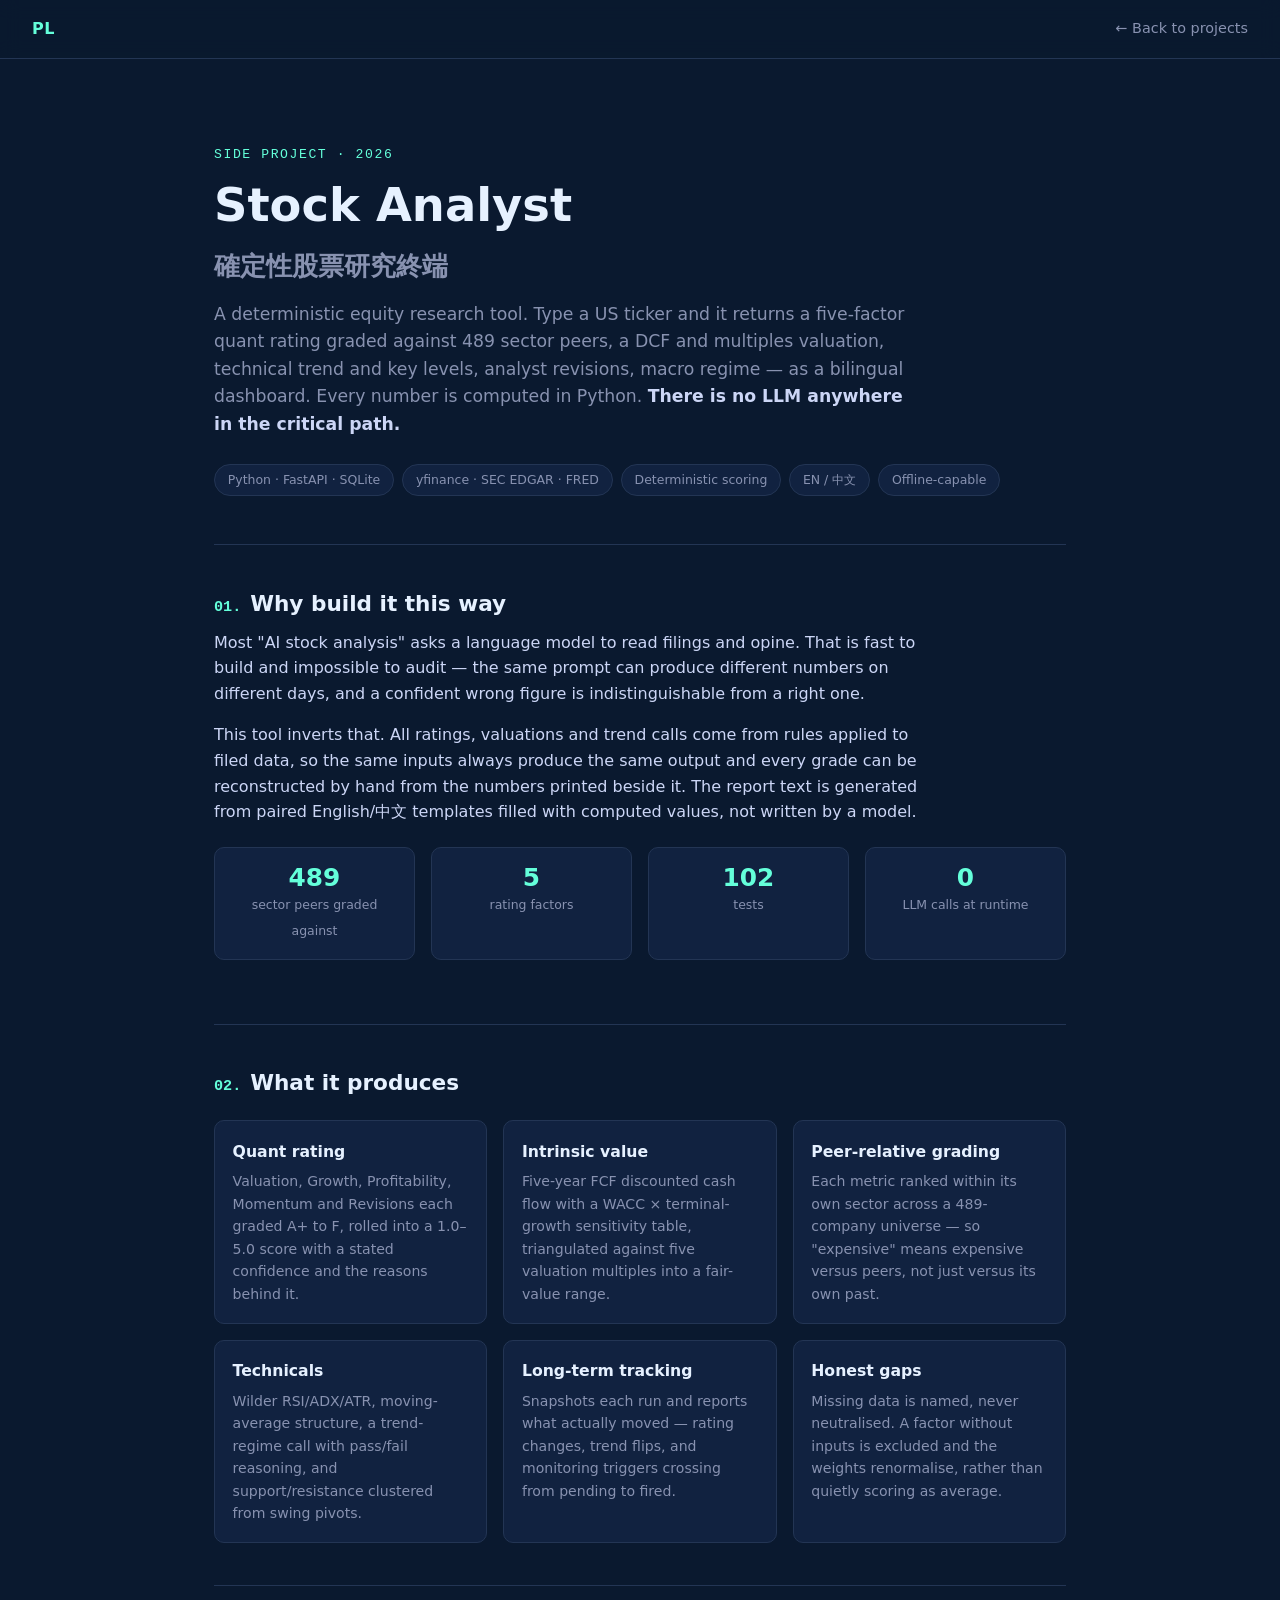
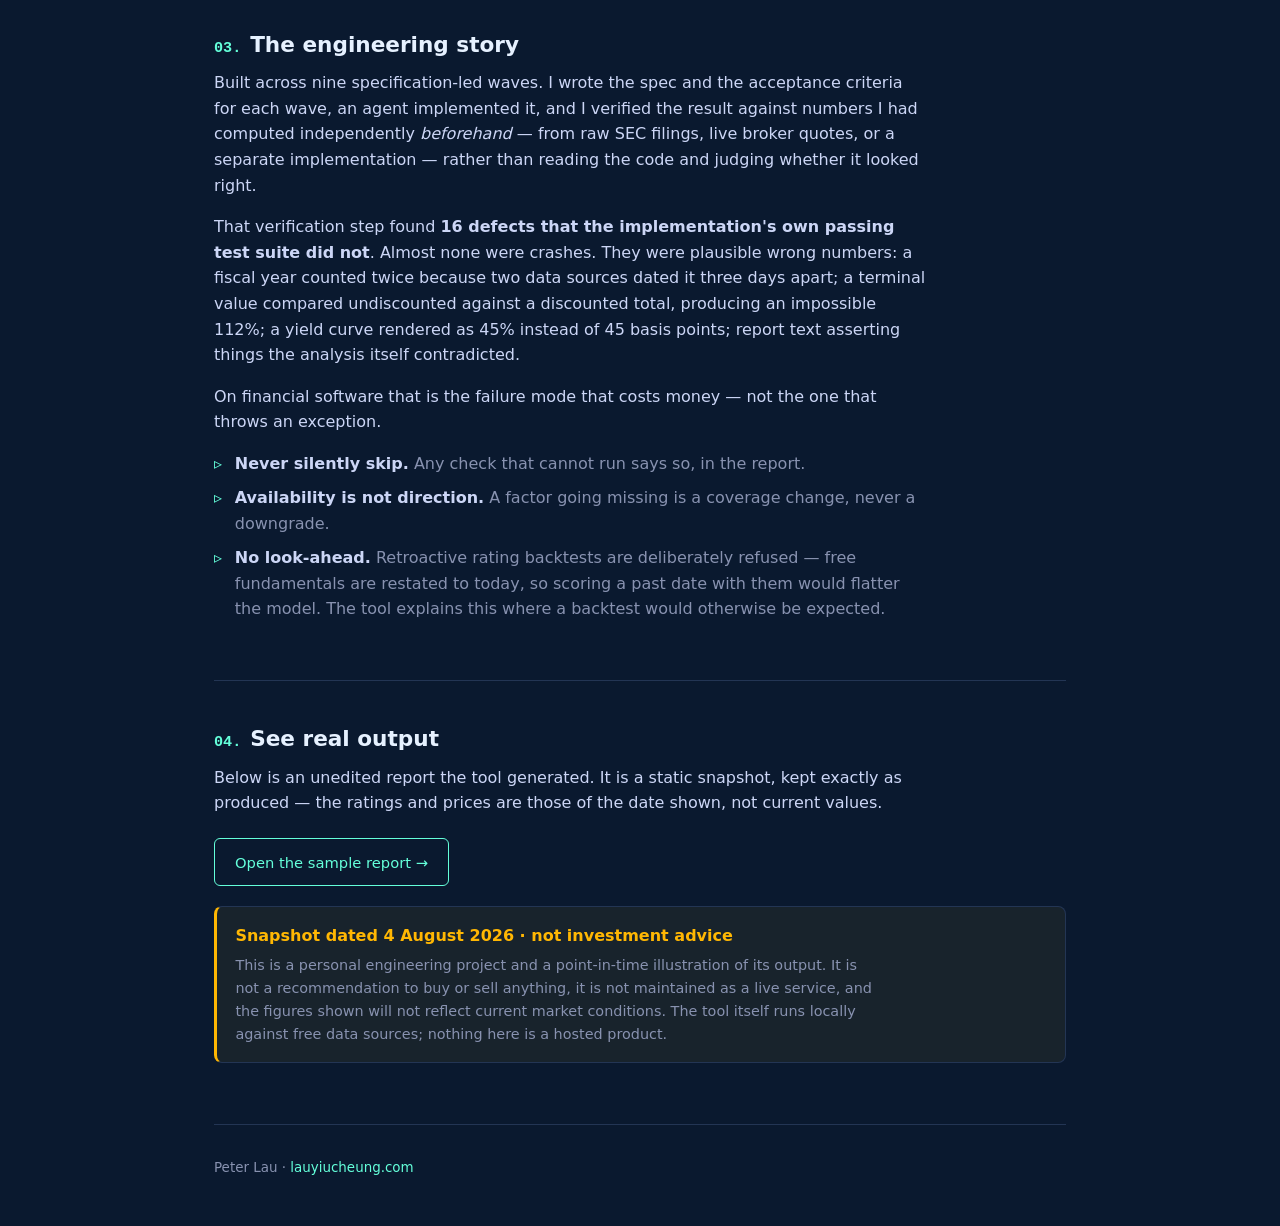
<file: projects/stock/index.html>
<!DOCTYPE html>
<html lang="en">
<head>
<meta charset="UTF-8" />
<meta name="viewport" content="width=device-width, initial-scale=1.0" />
<title>Stock Analyst — Deterministic Equity Research · Peter Lau</title>
<meta name="description" content="A deterministic, rule-based equity research tool: five-factor quant ratings graded against sector peers, DCF valuation, and bilingual IB-style reports — with no LLM in the critical path." />
<style>
  :root{
    --navy:#0a192f; --slate:#1e3a5f; --accent:#64ffda; --accent2:#00b4d8;
    --text:#ccd6f6; --text-dim:#8892b0; --white:#e6f1ff;
    --card:#112240; --border:#233554;
    --warn:#ffb703;
  }
  *{margin:0;padding:0;box-sizing:border-box}
  html{scroll-behavior:smooth}
  body{font-family:'Segoe UI',system-ui,-apple-system,sans-serif;background:var(--navy);color:var(--text);line-height:1.6}
  a{color:var(--accent);text-decoration:none}
  a:hover{text-decoration:underline}

  nav{position:fixed;top:0;width:100%;z-index:100;background:rgba(10,25,47,.92);
      backdrop-filter:blur(10px);border-bottom:1px solid var(--border);
      padding:1rem 2rem;display:flex;justify-content:space-between;align-items:center}
  .nav-logo{color:var(--accent);font-weight:700;letter-spacing:.5px}
  .nav-back{color:var(--text-dim);font-size:.9rem}

  .container{max-width:900px;margin:0 auto;padding:0 1.5rem}
  header.hero{padding:9rem 0 3rem}
  .eyebrow{color:var(--accent);font-family:ui-monospace,SFMono-Regular,Menlo,monospace;
           font-size:.82rem;letter-spacing:.12em;text-transform:uppercase;margin-bottom:.9rem}
  h1{color:var(--white);font-size:clamp(1.9rem,5vw,2.9rem);line-height:1.15;margin-bottom:.9rem}
  .lede{color:var(--text-dim);font-size:1.08rem;max-width:64ch}

  .chips{display:flex;flex-wrap:wrap;gap:.5rem;margin-top:1.6rem}
  .chip{border:1px solid var(--border);border-radius:999px;padding:.32rem .8rem;
        font-size:.78rem;color:var(--text-dim);background:var(--card)}

  section{padding:2.6rem 0;border-top:1px solid var(--border)}
  h2{color:var(--white);font-size:1.35rem;margin-bottom:.5rem}
  h2 .num{color:var(--accent);font-family:ui-monospace,monospace;font-size:.95rem;margin-right:.55rem}
  section p{margin-bottom:1rem;max-width:70ch}

  .grid{display:grid;grid-template-columns:repeat(auto-fit,minmax(230px,1fr));gap:1rem;margin-top:1.2rem}
  .card{background:var(--card);border:1px solid var(--border);border-radius:10px;padding:1.1rem}
  .card h3{color:var(--white);font-size:.98rem;margin-bottom:.4rem}
  .card p{color:var(--text-dim);font-size:.88rem;margin:0}

  .stats{display:grid;grid-template-columns:repeat(auto-fit,minmax(140px,1fr));gap:1rem;margin:1.4rem 0}
  .stat{background:var(--card);border:1px solid var(--border);border-radius:10px;padding:1rem;text-align:center}
  .stat b{display:block;color:var(--accent);font-size:1.55rem;line-height:1.1}
  .stat span{color:var(--text-dim);font-size:.78rem}

  ul.clean{list-style:none;margin:.4rem 0 1rem}
  ul.clean li{padding-left:1.3rem;position:relative;margin-bottom:.55rem;color:var(--text-dim);max-width:70ch}
  ul.clean li::before{content:"▹";position:absolute;left:0;color:var(--accent)}
  ul.clean li b{color:var(--text)}

  .cta{display:inline-block;border:1px solid var(--accent);color:var(--accent);
       border-radius:6px;padding:.7rem 1.25rem;font-size:.92rem;margin-top:.4rem}
  .cta:hover{background:rgba(100,255,218,.08);text-decoration:none}

  .notice{border:1px solid var(--border);border-left:3px solid var(--warn);
          background:rgba(255,183,3,.06);border-radius:8px;padding:1rem 1.15rem;margin:1.2rem 0}
  .notice b{color:var(--warn)}
  .notice p{color:var(--text-dim);font-size:.9rem;margin:.35rem 0 0}

  footer{border-top:1px solid var(--border);padding:2rem 0 3rem;color:var(--text-dim);font-size:.84rem}
  @media(max-width:600px){header.hero{padding:7rem 0 2rem}nav{padding:.9rem 1.1rem}}
</style>
</head>
<body>

<nav>
  <span class="nav-logo">PL</span>
  <a class="nav-back" href="/projects/">← Back to projects</a>
</nav>

<div class="container">

  <header class="hero">
    <p class="eyebrow">Side Project · 2026</p>
    <h1>Stock Analyst<br /><span style="color:var(--text-dim);font-size:.55em">確定性股票研究終端</span></h1>
    <p class="lede">
      A deterministic equity research tool. Type a US ticker and it returns a five-factor
      quant rating graded against 489 sector peers, a DCF and multiples valuation, technical
      trend and key levels, analyst revisions, macro regime — as a bilingual dashboard.
      Every number is computed in Python. <b style="color:var(--text)">There is no LLM
      anywhere in the critical path.</b>
    </p>
    <div class="chips">
      <span class="chip">Python · FastAPI · SQLite</span>
      <span class="chip">yfinance · SEC EDGAR · FRED</span>
      <span class="chip">Deterministic scoring</span>
      <span class="chip">EN / 中文</span>
      <span class="chip">Offline-capable</span>
    </div>
  </header>

  <section>
    <h2><span class="num">01.</span>Why build it this way</h2>
    <p>
      Most "AI stock analysis" asks a language model to read filings and opine. That is fast
      to build and impossible to audit — the same prompt can produce different numbers on
      different days, and a confident wrong figure is indistinguishable from a right one.
    </p>
    <p>
      This tool inverts that. All ratings, valuations and trend calls come from rules applied
      to filed data, so the same inputs always produce the same output and every grade can be
      reconstructed by hand from the numbers printed beside it. The report text is generated
      from paired English/中文 templates filled with computed values, not written by a model.
    </p>
    <div class="stats">
      <div class="stat"><b>489</b><span>sector peers graded against</span></div>
      <div class="stat"><b>5</b><span>rating factors</span></div>
      <div class="stat"><b>102</b><span>tests</span></div>
      <div class="stat"><b>0</b><span>LLM calls at runtime</span></div>
    </div>
  </section>

  <section>
    <h2><span class="num">02.</span>What it produces</h2>
    <div class="grid">
      <div class="card"><h3>Quant rating</h3><p>Valuation, Growth, Profitability, Momentum and Revisions each graded A+ to F, rolled into a 1.0–5.0 score with a stated confidence and the reasons behind it.</p></div>
      <div class="card"><h3>Intrinsic value</h3><p>Five-year FCF discounted cash flow with a WACC × terminal-growth sensitivity table, triangulated against five valuation multiples into a fair-value range.</p></div>
      <div class="card"><h3>Peer-relative grading</h3><p>Each metric ranked within its own sector across a 489-company universe — so "expensive" means expensive versus peers, not just versus its own past.</p></div>
      <div class="card"><h3>Technicals</h3><p>Wilder RSI/ADX/ATR, moving-average structure, a trend-regime call with pass/fail reasoning, and support/resistance clustered from swing pivots.</p></div>
      <div class="card"><h3>Long-term tracking</h3><p>Snapshots each run and reports what actually moved — rating changes, trend flips, and monitoring triggers crossing from pending to fired.</p></div>
      <div class="card"><h3>Honest gaps</h3><p>Missing data is named, never neutralised. A factor without inputs is excluded and the weights renormalise, rather than quietly scoring as average.</p></div>
    </div>
  </section>

  <section>
    <h2><span class="num">03.</span>The engineering story</h2>
    <p>
      Built across nine specification-led waves. I wrote the spec and the acceptance criteria
      for each wave, an agent implemented it, and I verified the result against numbers I had
      computed independently <em>beforehand</em> — from raw SEC filings, live broker quotes,
      or a separate implementation — rather than reading the code and judging whether it
      looked right.
    </p>
    <p>
      That verification step found <b style="color:var(--text)">16 defects that the
      implementation's own passing test suite did not</b>. Almost none were crashes. They were
      plausible wrong numbers: a fiscal year counted twice because two data sources dated it
      three days apart; a terminal value compared undiscounted against a discounted total,
      producing an impossible 112%; a yield curve rendered as 45% instead of 45 basis points;
      report text asserting things the analysis itself contradicted.
    </p>
    <p>
      On financial software that is the failure mode that costs money — not the one that
      throws an exception.
    </p>
    <ul class="clean">
      <li><b>Never silently skip.</b> Any check that cannot run says so, in the report.</li>
      <li><b>Availability is not direction.</b> A factor going missing is a coverage change, never a downgrade.</li>
      <li><b>No look-ahead.</b> Retroactive rating backtests are deliberately refused — free fundamentals are restated to today, so scoring a past date with them would flatter the model. The tool explains this where a backtest would otherwise be expected.</li>
    </ul>
  </section>

  <section>
    <h2><span class="num">04.</span>See real output</h2>
    <p>
      Below is an unedited report the tool generated. It is a static snapshot, kept exactly as
      produced — the ratings and prices are those of the date shown, not current values.
    </p>
    <a class="cta" href="sample-aapl.html">Open the sample report →</a>
    <div class="notice">
      <b>Snapshot dated 4 August 2026 · not investment advice</b>
      <p>
        This is a personal engineering project and a point-in-time illustration of its output.
        It is not a recommendation to buy or sell anything, it is not maintained as a live
        service, and the figures shown will not reflect current market conditions. The tool
        itself runs locally against free data sources; nothing here is a hosted product.
      </p>
    </div>
  </section>

  <footer>
    <div>Peter Lau · <a href="/">lauyiucheung.com</a></div>
  </footer>

</div>
</body>
</html>
</file>
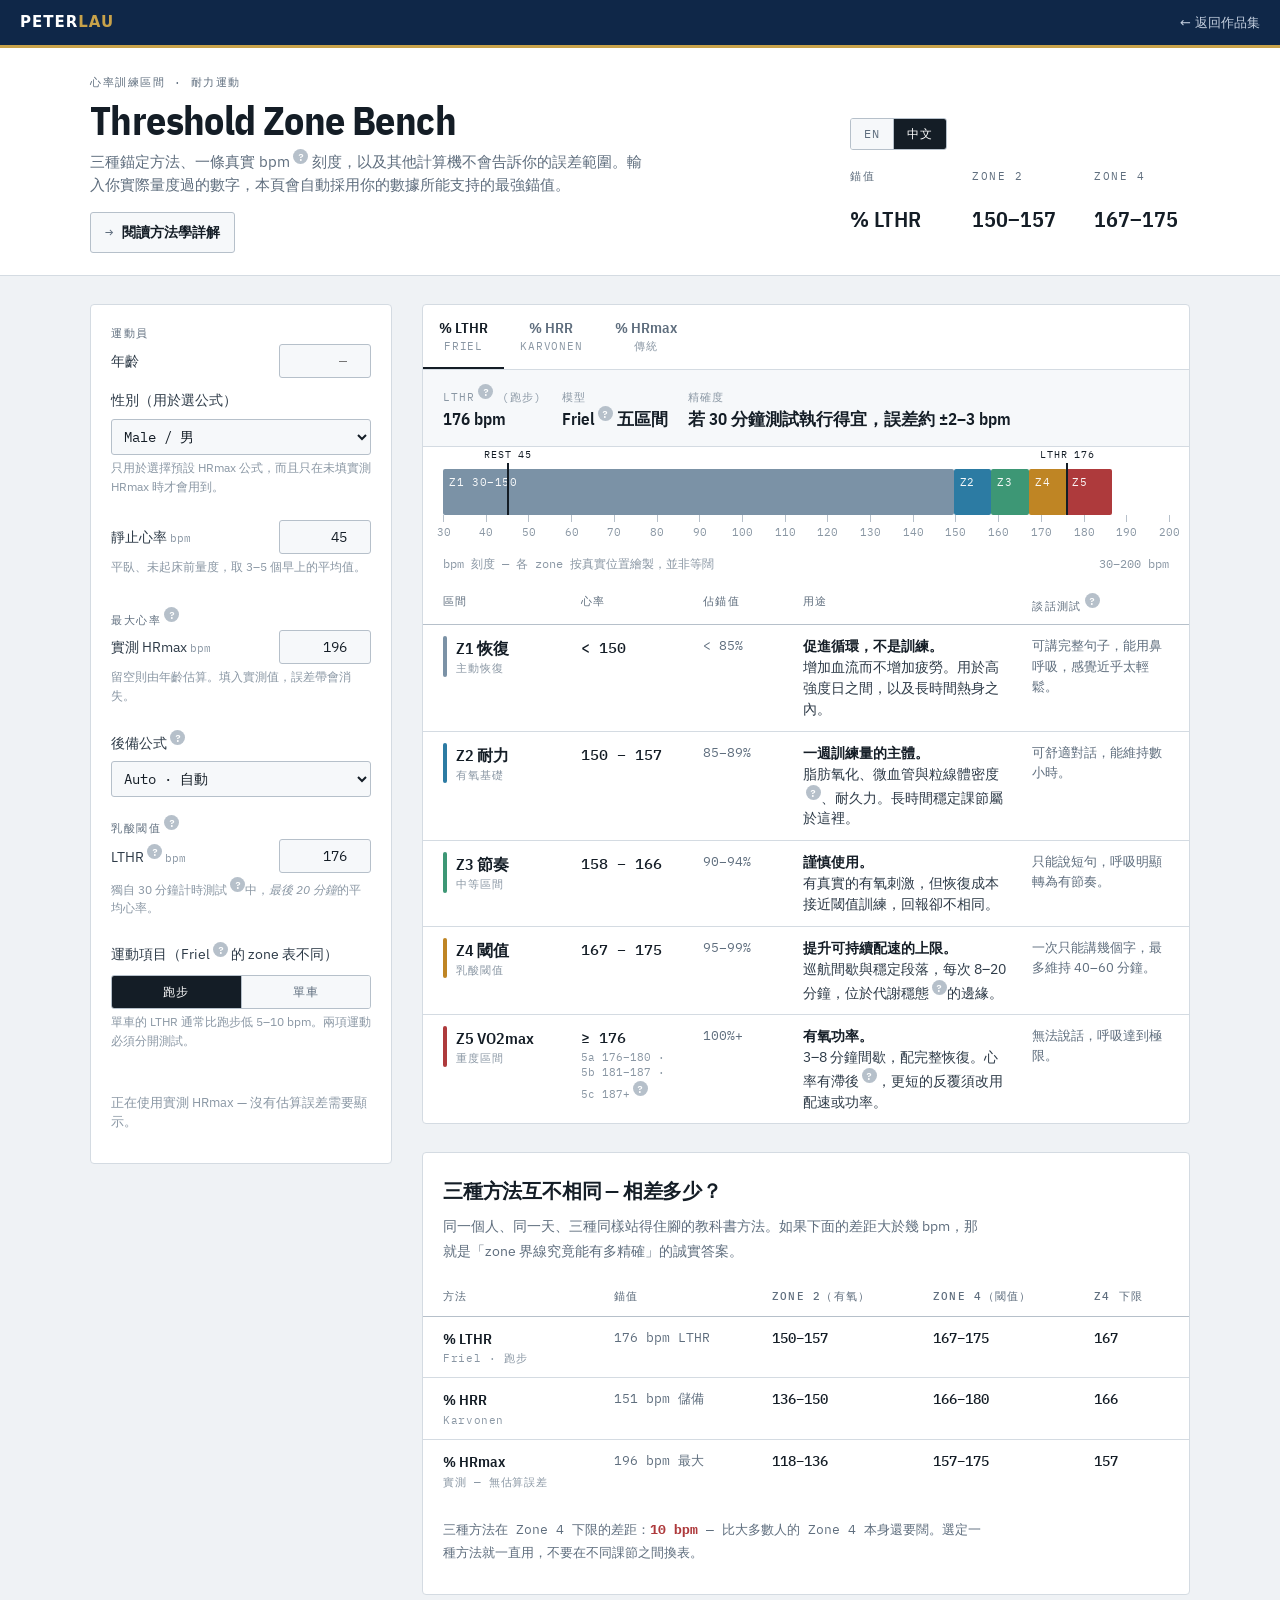
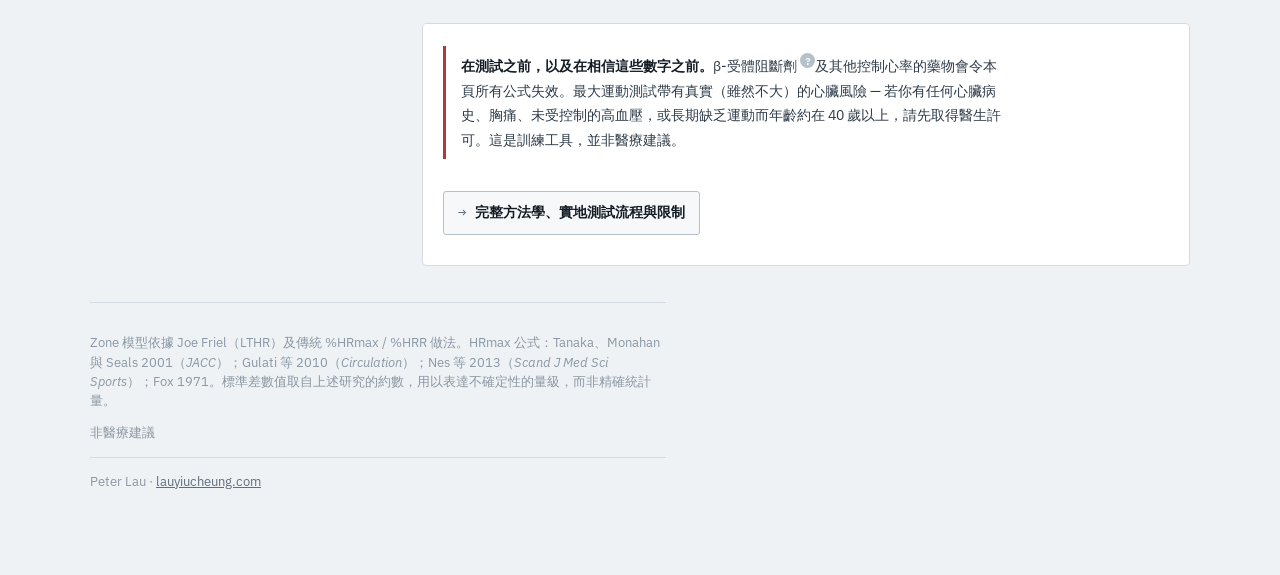
<file: projects/hrzone/zh/index.html>
<!DOCTYPE html>
<html lang="zh-Hant">
<head>
<meta charset="utf-8">
<meta name="viewport" content="width=device-width, initial-scale=1, viewport-fit=cover">
<title>Threshold Zone Bench — 心率訓練區間計算機 · Peter Lau</title>
<meta name="description" content="為耐力運動員而設的心率訓練區間計算機。三種錨定方法（%LTHR、%HRR、%HRmax），按真實 bpm 刻度繪製，並把估算誤差畫出來而非隱藏。">
<meta name="color-scheme" content="light dark">
<script>document.documentElement.setAttribute("data-lang","zh");</script>
<link rel="preconnect" href="https://fonts.googleapis.com">
<link rel="preconnect" href="https://fonts.gstatic.com" crossorigin>
<link rel="stylesheet" href="https://fonts.googleapis.com/css2?family=IBM+Plex+Mono:wght@400;500;600&family=IBM+Plex+Sans+Condensed:wght@500;600;700&family=IBM+Plex+Sans:wght@400;500;600&display=swap">
<link rel="stylesheet" href="../zones.css">
</head>
<body>

<nav class="sitenav">
  <a class="logo" href="/">PETER<b>LAU</b></a>
  <a href="/projects/">&larr; 返回作品集</a>
</nav>

<header class="mast">
  <div class="mast-in">
    <div>
      <p class="eyebrow" style="margin:0 0 8px">
        <span lang="en">Heart-rate training zones · endurance</span>
        <span lang="zh">心率訓練區間 · 耐力運動</span>
      </p>
      <h1>Threshold Zone Bench</h1>
      <p class="tagline">
        <span lang="en">Three anchoring methods, one true bpm<i data-g="bpm"></i> scale, and the error bars nobody else shows you. Enter what you have actually measured — the page uses the strongest anchor your data supports.</span>
        <span lang="zh">三種錨定方法、一條真實 bpm<i data-g="bpm"></i> 刻度，以及其他計算機不會告訴你的誤差範圍。輸入你實際量度過的數字，本頁會自動採用你的數據所能支持的最強錨值。</span>
      </p>
      <a class="crossnav" href="methodology.html">
        <span class="arrow">→</span>
        <span lang="en"><b>Read the methodology</b></span>
        <span lang="zh"><b>閱讀方法學詳解</b></span>
      </a>
    </div>
    <div class="mast-right">
      <div class="langsw" role="group" aria-label="Language / 語言"><a href="../index.html">EN</a><span class="on">中文</span></div>
      <div class="mast-meta">
        <div>
          <p class="eyebrow" style="margin:0"><span lang="en">Anchor</span><span lang="zh">錨值</span></p>
          <p class="v" id="m-anchor">—</p>
        </div>
        <div><p class="eyebrow" style="margin:0">Zone 2</p><p class="v mono" id="m-z2">—</p></div>
        <div><p class="eyebrow" style="margin:0">Zone 4</p><p class="v mono" id="m-z4">—</p></div>
      </div>
    </div>
  </div>
</header>

<div class="wrap">
<div class="doc" style="grid-template-columns:302px minmax(0,1fr)">

  <!-- ============ INPUT RAIL ============ -->
  <div class="panel panel-pad">
    <form id="f" autocomplete="off">
      <fieldset>
        <legend><span lang="en">Athlete</span><span lang="zh">運動員</span></legend>
        <div class="field">
          <label for="age"><span lang="en">Age</span><span lang="zh">年齡</span></label>
          <input type="number" id="age" min="10" max="95" step="1" placeholder="—">
        </div>
        <div class="field">
          <label for="sex"><span lang="en">Sex (formula selection)</span><span lang="zh">性別（用於選公式）</span></label>
          <select id="sex">
            <option value="m" selected>Male / 男</option>
            <option value="f">Female / 女</option>
            <option value="x">— / 不提供</option>
          </select>
          <p class="hint">
            <span lang="en">Only used to pick a default HRmax formula, and only when no tested HRmax is entered.</span>
            <span lang="zh">只用於選擇預設 HRmax 公式，而且只在未填實測 HRmax 時才會用到。</span>
          </p>
        </div>
        <div class="field">
          <label for="rest"><span lang="en">Resting HR</span><span lang="zh">靜止心率</span> <span class="mono" style="font-size:11px;color:var(--faint)">bpm</span></label>
          <input type="number" id="rest" min="25" max="110" step="1" value="45">
          <p class="hint">
            <span lang="en">Measured lying down, before getting up, averaged over 3–5 mornings.</span>
            <span lang="zh">平臥、未起床前量度，取 3–5 個早上的平均值。</span>
          </p>
        </div>
      </fieldset>

      <fieldset>
        <legend><span lang="en">Maximum heart rate</span><span lang="zh">最大心率</span><i data-g="hrmax"></i></legend>
        <div class="field">
          <label for="maxtested"><span lang="en">Tested HRmax</span><span lang="zh">實測 HRmax</span> <span class="mono" style="font-size:11px;color:var(--faint)">bpm</span></label>
          <input type="number" id="maxtested" min="120" max="230" step="1" value="196">
          <p class="hint">
            <span lang="en">Leave blank to estimate from age. A real number here removes the error band.</span>
            <span lang="zh">留空則由年齡估算。填入實測值，誤差帶會消失。</span>
          </p>
        </div>
        <div class="field">
          <label for="formula" style="grid-column:1/-1"><span lang="en">Fallback formula</span><span lang="zh">後備公式</span><i data-g="regression"></i></label>
          <select id="formula">
            <option value="auto" selected>Auto · 自動</option>
            <option value="tanaka">Tanaka 2001 · 208 − 0.7 × age</option>
            <option value="gulati">Gulati 2010 · 206 − 0.88 × age</option>
            <option value="nes">Nes 2013 · 211 − 0.64 × age</option>
            <option value="fox">Fox · 220 − age</option>
          </select>
        </div>
      </fieldset>

      <fieldset>
        <legend><span lang="en">Lactate threshold</span><span lang="zh">乳酸閾值</span><i data-g="lt"></i></legend>
        <div class="field">
          <label for="lthr">LTHR<i data-g="lthr"></i> <span class="mono" style="font-size:11px;color:var(--faint)">bpm</span></label>
          <input type="number" id="lthr" min="90" max="220" step="1" value="176">
          <p class="hint">
            <span lang="en">Average HR over the <em>final 20 minutes</em> of a solo 30-minute time trial<i data-g="tt"></i>.</span>
            <span lang="zh">獨自 30 分鐘計時測試<i data-g="tt"></i>中，<em>最後 20 分鐘</em>的平均心率。</span>
          </p>
        </div>
        <div class="field" style="grid-template-columns:1fr">
          <label for="sportRun" style="margin-bottom:2px">
            <span lang="en">Sport (Friel<i data-g="friel"></i> zones differ)</span>
            <span lang="zh">運動項目（Friel<i data-g="friel"></i> 的 zone 表不同）</span>
          </label>
          <div class="seg" role="group" aria-label="Sport">
            <button type="button" id="sportRun" data-sport="run" aria-pressed="true"><span lang="en">Run</span><span lang="zh">跑步</span></button>
            <button type="button" id="sportBike" data-sport="bike" aria-pressed="false"><span lang="en">Bike</span><span lang="zh">單車</span></button>
          </div>
          <p class="hint">
            <span lang="en">Cycling LTHR typically sits 5–10 bpm below running LTHR. Test each sport separately.</span>
            <span lang="zh">單車的 LTHR 通常比跑步低 5–10 bpm。兩項運動必須分開測試。</span>
          </p>
        </div>
      </fieldset>

      <p class="note" id="statusnote"></p>
    </form>
  </div>

  <!-- ============ RESULTS ============ -->
  <div>
  <div class="panel" style="overflow:hidden">
    <div class="tabs" role="tablist" aria-label="Anchoring method">
      <button role="tab" data-m="lthr" aria-selected="true">% LTHR<span class="sub">Friel</span></button>
      <button role="tab" data-m="hrr" aria-selected="false">% HRR<span class="sub">Karvonen</span></button>
      <button role="tab" data-m="max" aria-selected="false">% HRmax<span class="sub"><span lang="en">Classic</span><span lang="zh">傳統</span></span></button>
    </div>

    <div class="anchorbar" id="anchorbar"></div>

    <div class="ruler-wrap">
      <div class="ruler" id="ruler"></div>
      <div class="ruler-cap">
        <span class="mono" id="rulercap"></span>
        <span class="mono" id="axiscap"></span>
      </div>
    </div>

    <div class="tbl-scroll">
      <table id="ztable"><thead><tr id="zhead"></tr></thead><tbody></tbody></table>
    </div>
  </div>

  <div class="stack">
    <div class="panel">
      <div class="prose" style="padding-bottom:6px">
        <h2><span lang="en">The three methods disagree — by how much?</span><span lang="zh">三種方法互不相同 — 相差多少？</span></h2>
        <p class="lede">
          <span lang="en">Same athlete, same day, three legitimate textbook methods. If the spread below is larger than a few bpm, that is your honest answer about how precisely zone boundaries can be known at all.</span>
          <span lang="zh">同一個人、同一天、三種同樣站得住腳的教科書方法。如果下面的差距大於幾 bpm，那就是「zone 界線究竟能有多精確」的誠實答案。</span>
        </p>
      </div>
      <div class="tbl-scroll">
        <table class="compare" id="cmp"><thead><tr id="chead"></tr></thead><tbody></tbody></table>
      </div>
      <div class="prose" style="padding-top:10px">
        <p class="mono" id="spreadline" style="font-size:13px;color:var(--muted)"></p>
      </div>
    </div>

    <div class="panel prose">
      <div class="warn" style="margin:0">
        <p lang="en"><strong>Before you test, and before you trust these numbers.</strong> Beta-blockers<i data-g="beta"></i> and other rate-controlling medication invalidate every equation here. Maximal exercise testing carries real, if small, cardiac risk — get medical clearance first if you have any cardiac history, chest pain, uncontrolled hypertension, or have been sedentary and are over roughly 40. This is a training tool, not medical advice.</p>
        <p lang="zh"><strong>在測試之前，以及在相信這些數字之前。</strong>β-受體阻斷劑<i data-g="beta"></i>及其他控制心率的藥物會令本頁所有公式失效。最大運動測試帶有真實（雖然不大）的心臟風險 — 若你有任何心臟病史、胸痛、未受控制的高血壓，或長期缺乏運動而年齡約在 40 歲以上，請先取得醫生許可。這是訓練工具，並非醫療建議。</p>
      </div>
      <p style="margin-top:16px"><a class="crossnav" href="methodology.html">
        <span class="arrow">→</span>
        <span lang="en"><b>Full methodology, field-test protocols and limits</b></span>
        <span lang="zh"><b>完整方法學、實地測試流程與限制</b></span>
      </a></p>
    </div>
  </div>
  </div>
</div>

<footer>
  <p lang="en">Zone models after Joe Friel (LTHR) and conventional %HRmax / %HRR practice. HRmax equations: Tanaka, Monahan &amp; Seals 2001 (<em>JACC</em>); Gulati et al. 2010 (<em>Circulation</em>); Nes et al. 2013 (<em>Scand J Med Sci Sports</em>); Fox 1971. Standard-deviation figures are approximate values drawn from the source cohorts, shown to convey scale rather than precision.</p>
  <p lang="zh">Zone 模型依據 Joe Friel（LTHR）及傳統 %HRmax / %HRR 做法。HRmax 公式：Tanaka、Monahan 與 Seals 2001（<em>JACC</em>）；Gulati 等 2010（<em>Circulation</em>）；Nes 等 2013（<em>Scand J Med Sci Sports</em>）；Fox 1971。標準差數值取自上述研究的約數，用以表達不確定性的量級，而非精確統計量。</p>
  <p><span lang="en">Not medical advice</span><span lang="zh">非醫療建議</span></p>
  <p class="sitecredit">Peter Lau · <a href="/">lauyiucheung.com</a></p>
</footer>
</div>

<script src="../lang.js"></script>
<script src="../glossary.js"></script>
<script>
(function(){
  "use strict";

  var DOC_URL = "https://claude.ai/artifact/R8rmiXoDeMYwxcVAUR49Da";
  if (DOC_URL && /claude\.ai$/.test(location.hostname)){
    document.querySelectorAll('a[href="methodology.html"]').forEach(function(a){
      a.href = DOC_URL; a.target = "_blank"; a.rel = "noopener";
    });
  }

  var FORMULAS = {
    tanaka:{label:"Tanaka 2001", expr:"208 − 0.7 × age", fn:function(a){return 208-0.7*a;}, sd:10},
    gulati:{label:"Gulati 2010", expr:"206 − 0.88 × age", fn:function(a){return 206-0.88*a;}, sd:10},
    nes:{label:"Nes 2013", expr:"211 − 0.64 × age", fn:function(a){return 211-0.64*a;}, sd:11},
    fox:{label:"Fox", expr:"220 − age", fn:function(a){return 220-a;}, sd:12}
  };

  var T = {
    en:{
      zhead:["Zone","Heart rate","% of anchor","What it is for",'Talk test<i data-g="talk"></i>'],
      chead:["Method","Anchor value","Zone 2 (aerobic)","Zone 4 (threshold)","Z4 floor"],
      rulercap:"bpm scale — zones drawn to true position, not equal widths",
      waiting:["Waiting on input","Enter an LTHR, or an age"],
      k_lthr:'LTHR<i data-g="lthr"></i>', k_model:"Model", k_prec:"Precision",
      k_max:'HRmax<i data-g="hrmax"></i>', k_src:"Source", k_unc:'Uncertainty<i data-g="sd"></i>',
      k_res:'HR reserve<i data-g="hrr"></i>',
      v_model:'Friel<i data-g="friel"></i> five-zone',
      v_prec:"±2–3 bpm if the 30-min TT was executed well",
      v_tested:"Tested — no estimation error",
      needs_lthr:"Needs an LTHR value", needs_max:"Needs a resting HR and an HRmax",
      anchor_lthr:"bpm LTHR", anchor_res:"bpm reserve", anchor_max:"bpm max",
      st_est:"HRmax is estimated — the shaded bands on the scale are one standard deviation of that estimate.",
      st_test:"Tested HRmax in use — there is no estimation error to show.",
      boundary:"boundary ±", sport:{run:"run", bike:"bike"},
      spread_a:"Spread across methods at the Zone 4 floor: ",
      spread_wide:" — larger than most people's Zone 4 is wide. Pick one method and stay on it; do not mix tables between sessions.",
      spread_ok:" — close enough that the choice of method is not what limits you. Anchor quality is.",
      zones:[
        {name:"Recovery", tag:"Active recovery",
         use:"<b>Flush, don't train.</b> Blood flow without adding fatigue. Between hard days and inside long warm-ups.",
         talk:"Full sentences, nose breathing, feels almost too easy."},
        {name:"Endurance", tag:"Aerobic base",
         use:"<b>The bulk of the week.</b> Fat oxidation, capillary and mitochondrial density<i data-g=\"adapt\"></i>, durability. Long steady sessions live here.",
         talk:"Comfortable conversation; you could hold it for hours."},
        {name:"Tempo", tag:"Moderate domain",
         use:"<b>Use sparingly.</b> Real aerobic stimulus, but carries recovery cost close to threshold work without the same return.",
         talk:"Short sentences only. Breathing noticeably rhythmic."},
        {name:"Threshold", tag:"Lactate threshold",
         use:"<b>Raises the ceiling on sustainable pace.</b> Cruise intervals and steady blocks of 8–20 min, at the edge of metabolic steady state<i data-g=\"steady\"></i>.",
         talk:"A few words at a time. Sustainable 40–60 min at most."},
        {name:"VO2max", tag:"Severe domain",
         use:"<b>Aerobic power.</b> Intervals of 3–8 minutes with full recoveries. Heart rate lags<i data-g=\"lag\"></i>, so shorter reps need pace or power instead.",
         talk:"No talking. Breathing at its limit."}
      ]
    },
    zh:{
      zhead:["區間","心率","佔錨值","用途",'談話測試<i data-g="talk"></i>'],
      chead:["方法","錨值","Zone 2（有氧）","Zone 4（閾值）","Z4 下限"],
      rulercap:"bpm 刻度 — 各 zone 按真實位置繪製，並非等闊",
      waiting:["等待輸入","請填入 LTHR 或年齡"],
      k_lthr:'LTHR<i data-g="lthr"></i>', k_model:"模型", k_prec:"精確度",
      k_max:'HRmax<i data-g="hrmax"></i>', k_src:"來源", k_unc:'不確定性<i data-g="sd"></i>',
      k_res:'心率儲備<i data-g="hrr"></i>',
      v_model:'Friel<i data-g="friel"></i> 五區間',
      v_prec:"若 30 分鐘測試執行得宜，誤差約 ±2–3 bpm",
      v_tested:"實測 — 無估算誤差",
      needs_lthr:"需要 LTHR 數值", needs_max:"需要靜止心率及 HRmax",
      anchor_lthr:"bpm LTHR", anchor_res:"bpm 儲備", anchor_max:"bpm 最大",
      st_est:"HRmax 為估算值 — 刻度上的陰影帶代表該估算的一個標準差。",
      st_test:"正在使用實測 HRmax — 沒有估算誤差需要顯示。",
      boundary:"界線 ±", sport:{run:"跑步", bike:"單車"},
      spread_a:"三種方法在 Zone 4 下限的差距：",
      spread_wide:" — 比大多數人的 Zone 4 本身還要闊。選定一種方法就一直用，不要在不同課節之間換表。",
      spread_ok:" — 差距夠小，方法選擇並非限制你的因素，錨值的質素才是。",
      zones:[
        {name:"恢復", tag:"主動恢復",
         use:"<b>促進循環，不是訓練。</b>增加血流而不增加疲勞。用於高強度日之間，以及長時間熱身之內。",
         talk:"可講完整句子，能用鼻呼吸，感覺近乎太輕鬆。"},
        {name:"耐力", tag:"有氧基礎",
         use:"<b>一週訓練量的主體。</b>脂肪氧化、微血管與粒線體密度<i data-g=\"adapt\"></i>、耐久力。長時間穩定課節屬於這裡。",
         talk:"可舒適對話，能維持數小時。"},
        {name:"節奏", tag:"中等區間",
         use:"<b>謹慎使用。</b>有真實的有氧刺激，但恢復成本接近閾值訓練，回報卻不相同。",
         talk:"只能說短句，呼吸明顯轉為有節奏。"},
        {name:"閾值", tag:"乳酸閾值",
         use:"<b>提升可持續配速的上限。</b>巡航間歇與穩定段落，每次 8–20 分鐘，位於代謝穩態<i data-g=\"steady\"></i>的邊緣。",
         talk:"一次只能講幾個字，最多維持 40–60 分鐘。"},
        {name:"VO2max", tag:"重度區間",
         use:"<b>有氧功率。</b>3–8 分鐘間歇，配完整恢復。心率有滯後<i data-g=\"lag\"></i>，更短的反覆須改用配速或功率。",
         talk:"無法說話，呼吸達到極限。"}
      ]
    }
  };

  var PCT5 = [[0.50,0.60],[0.60,0.70],[0.70,0.80],[0.80,0.90],[0.90,1.00]];
  var FRIEL = {
    run:  {bounds:[0.85,0.90,0.95,1.00], top:1.06, labels:["< 85%","85–89%","90–94%","95–99%","100%+"]},
    bike: {bounds:[0.81,0.90,0.94,1.00], top:1.06, labels:["< 81%","81–89%","90–93%","94–99%","100%+"]}
  };

  var $ = function(id){ return document.getElementById(id); };
  var state = { method:"lthr", sport:"run" };
  function L(){ return (window.Lang && window.Lang.current() === "zh") ? T.zh : T.en; }
  function num(el){ var v = parseFloat(el.value); return isFinite(v) ? v : null; }

  function readInputs(){
    var age = num($("age")), sex = $("sex").value;
    var tested = num($("maxtested"));
    var key = $("formula").value;
    if (key === "auto") key = (sex === "f") ? "gulati" : "tanaka";
    var f = FORMULAS[key];
    var est = age ? Math.round(f.fn(age)) : null;
    return { age:age, rest:num($("rest")), lthr:num($("lthr")), tested:tested,
             hrmax: tested || est, estimated: !tested, sd: tested ? 0 : f.sd, f:f };
  }

  function zonesFor(method, d){
    var z = [], i, lo, hi;
    if (method === "max" && d.hrmax){
      for (i=0;i<5;i++){
        lo = PCT5[i][0]*d.hrmax; hi = PCT5[i][1]*d.hrmax;
        z.push({lo:lo, hi:hi, sdlo:PCT5[i][0]*d.sd,
                pct:Math.round(PCT5[i][0]*100)+"–"+Math.round(PCT5[i][1]*100)+"%"});
      }
      return {zones:z, ceil:d.hrmax, ok:true};
    }
    if (method === "hrr" && d.hrmax && d.rest != null){
      var R = d.hrmax - d.rest;
      for (i=0;i<5;i++){
        lo = d.rest + PCT5[i][0]*R; hi = d.rest + PCT5[i][1]*R;
        z.push({lo:lo, hi:hi, sdlo:PCT5[i][0]*d.sd,
                pct:Math.round(PCT5[i][0]*100)+"–"+Math.round(PCT5[i][1]*100)+"%"});
      }
      return {zones:z, ceil:d.hrmax, ok:true};
    }
    if (method === "lthr" && d.lthr){
      var m = FRIEL[state.sport], b = m.bounds, Lv = d.lthr;
      var edges = [null, b[0], b[1], b[2], b[3], m.top];
      for (i=0;i<5;i++){
        lo = (i===0) ? null : edges[i]*Lv;
        hi = (i===4) ? m.top*Lv : edges[i+1]*Lv;
        z.push({lo:lo, hi:hi, sdlo:0, pct:m.labels[i], open:(i===0||i===4)});
      }
      return {zones:z, ceil:m.top*Lv, ok:true};
    }
    return {ok:false};
  }

  function bpm(v){ return Math.round(v); }

  function rangeText(z, i, d){
    if (i===0 && z.lo===null) return "&lt; "+bpm(z.hi);
    if (i===4 && z.open){
      var Lv = d.lthr;
      return "&ge; "+bpm(z.lo)+
        ' <em>5a '+bpm(Lv)+"–"+bpm(1.02*Lv)+" &middot; 5b "+bpm(1.03*Lv)+"–"+bpm(1.06*Lv)+
        " &middot; 5c "+bpm(1.06*Lv)+'+<i data-g="z5abc"></i></em>';
    }
    return bpm(z.lo)+" – "+bpm(z.hi-1);
  }

  function marker(p, label){
    return '<div class="marker" style="left:'+p.toFixed(2)+'%"><i>'+label+'</i></div>';
  }

  function render(){
    var t = L();
    var d = readInputs();
    var r = zonesFor(state.method, d);

    $("zhead").innerHTML = t.zhead.map(function(h){ return "<th>"+h+"</th>"; }).join("");
    $("chead").innerHTML = t.chead.map(function(h){ return "<th>"+h+"</th>"; }).join("");
    $("rulercap").textContent = t.rulercap;

    if (!r.ok){
      var order = ["lthr","hrr","max"], k;
      for (k=0;k<order.length;k++){
        var tr = zonesFor(order[k], d);
        if (tr.ok){ state.method = order[k]; r = tr; break; }
      }
      syncTabs();
    }
    if (!r.ok){
      $("anchorbar").innerHTML = '<div><div class="k">'+t.waiting[0]+'</div><div class="v">'+t.waiting[1]+'</div></div>';
      $("ruler").innerHTML = ""; $("ztable").querySelector("tbody").innerHTML = "";
      $("cmp").querySelector("tbody").innerHTML = ""; $("spreadline").textContent = "";
      return;
    }

    var ab = [];
    if (state.method === "lthr"){
      ab.push([t.k_lthr+" ("+t.sport[state.sport]+")", bpm(d.lthr)+" bpm"]);
      ab.push([t.k_model, t.v_model]);
      ab.push([t.k_prec, t.v_prec]);
    } else {
      ab.push([t.k_max, bpm(d.hrmax)+" bpm"]);
      ab.push([t.k_src, d.estimated ? d.f.label+" · "+d.f.expr : t.v_tested]);
      if (d.estimated) ab.push([t.k_unc, "±"+d.sd+" bpm (1 SD)"]);
      if (state.method === "hrr") ab.push([t.k_res, bpm(d.hrmax - d.rest)+" bpm"]);
    }
    $("anchorbar").innerHTML = ab.map(function(p){
      return '<div><div class="k">'+p[0]+'</div><div class="v">'+p[1]+'</div></div>';
    }).join("");

    var lows = r.zones.map(function(z){ return z.lo; }).filter(function(v){ return v!==null; });
    var axLo = Math.floor((Math.min.apply(null, lows.concat(d.rest!=null?[d.rest]:[])) - 8)/10)*10;
    var axHi = Math.ceil((r.ceil + 8)/10)*10;
    var span = axHi - axLo;
    var pos = function(v){ return ((v - axLo)/span)*100; };

    var html = "";
    r.zones.forEach(function(z,i){
      var lo = (z.lo===null) ? axLo : z.lo;
      var hi = Math.min(z.hi, axHi);
      var left = pos(lo), w = Math.max(pos(hi)-left, 0.6);
      var inner = "Z"+(i+1);
      if (w > 14) inner += "  " + bpm(lo) + "–" + bpm(hi);
      html += '<div class="seg-band" style="left:'+left.toFixed(2)+'%;width:'+w.toFixed(2)+
              '%;background:var(--z'+(i+1)+')"><span>'+inner+'</span></div>';
    });
    if (d.estimated && state.method !== "lthr"){
      r.zones.forEach(function(z,i){
        if (i===0 || !z.sdlo) return;
        var l = pos(z.lo - z.sdlo), w = pos(z.lo + z.sdlo) - l;
        html += '<div class="unc" style="left:'+l.toFixed(2)+'%;width:'+w.toFixed(2)+'%"></div>';
      });
    }
    for (var tv = Math.ceil(axLo/10)*10; tv <= axHi; tv += 10){
      html += '<div class="tick" style="left:'+pos(tv).toFixed(2)+'%"><i>'+tv+'</i></div>';
    }
    if (d.rest != null && d.rest >= axLo) html += marker(pos(d.rest), "REST "+bpm(d.rest));
    if (state.method === "lthr") html += marker(pos(d.lthr), "LTHR "+bpm(d.lthr));
    else html += marker(pos(d.hrmax), "MAX "+bpm(d.hrmax));
    $("ruler").innerHTML = html;
    $("axiscap").textContent = axLo + "–" + axHi + " bpm";

    $("ztable").querySelector("tbody").innerHTML = r.zones.map(function(z,i){
      var meta = t.zones[i];
      var unc = (d.estimated && state.method!=="lthr" && i>0)
        ? '<em>'+t.boundary+Math.round(z.sdlo)+' bpm</em>' : '';
      return '<tr>'+
        '<td><div class="zname"><span class="chip" style="background:var(--z'+(i+1)+')"></span>'+
        '<span class="zn">Z'+(i+1)+' '+meta.name+'<small>'+meta.tag+'</small></span></div></td>'+
        '<td class="bpm">'+rangeText(z,i,d)+unc+'</td>'+
        '<td class="pct">'+z.pct+'</td>'+
        '<td class="feel">'+meta.use+'</td>'+
        '<td class="talk">'+meta.talk+'</td></tr>';
    }).join("");

    $("m-anchor").innerHTML = state.method==="lthr" ? "% LTHR" : (state.method==="hrr" ? "% HRR" : "% HRmax");
    $("m-z2").textContent = bpm(r.zones[1].lo)+"–"+bpm(r.zones[1].hi-1);
    $("m-z4").textContent = bpm(r.zones[3].lo)+"–"+bpm(r.zones[3].hi-1);

    renderCompare(d, t);
    $("statusnote").textContent = d.estimated ? t.st_est : t.st_test;

    if (window.Glossary) window.Glossary.upgrade(document);
  }

  function renderCompare(d, t){
    var methods = [
      {k:"lthr", name:"% LTHR", sub:"Friel · "+t.sport[state.sport]},
      {k:"hrr",  name:"% HRR",  sub:"Karvonen"},
      {k:"max",  name:"% HRmax", sub:d.estimated ? (d.f.label) : (t.v_tested)}
    ];
    var body = "", floors = [];
    methods.forEach(function(m){
      var r = zonesFor(m.k, d);
      if (!r.ok){
        body += '<tr><td class="m">'+m.name+'<small>'+m.sub+'</small></td>'+
                '<td colspan="4" class="pct">'+(m.k==="lthr"?t.needs_lthr:t.needs_max)+'</td></tr>';
        return;
      }
      var anchorTxt = m.k==="lthr" ? bpm(d.lthr)+" "+t.anchor_lthr
                    : m.k==="hrr"  ? bpm(d.hrmax-d.rest)+" "+t.anchor_res
                    : bpm(d.hrmax)+" "+t.anchor_max;
      floors.push(r.zones[3].lo);
      body += '<tr><td class="m">'+m.name+'<small>'+m.sub+'</small></td>'+
              '<td class="pct">'+anchorTxt+'</td>'+
              '<td class="bpm">'+bpm(r.zones[1].lo)+"–"+bpm(r.zones[1].hi-1)+'</td>'+
              '<td class="bpm">'+bpm(r.zones[3].lo)+"–"+bpm(r.zones[3].hi-1)+'</td>'+
              '<td class="bpm">'+bpm(r.zones[3].lo)+'</td></tr>';
    });
    $("cmp").querySelector("tbody").innerHTML = body;
    if (floors.length > 1){
      var spread = Math.round(Math.max.apply(null,floors) - Math.min.apply(null,floors));
      $("spreadline").innerHTML = t.spread_a+'<strong style="color:var(--z5)">'+spread+' bpm</strong>'+
        (spread >= 8 ? t.spread_wide : t.spread_ok);
    } else { $("spreadline").textContent = ""; }
  }

  function syncTabs(){
    document.querySelectorAll('.tabs button').forEach(function(b){
      b.setAttribute("aria-selected", b.dataset.m === state.method ? "true" : "false");
    });
  }

  document.querySelectorAll('.tabs button').forEach(function(b){
    b.addEventListener("click", function(){ state.method = b.dataset.m; syncTabs(); render(); });
  });
  document.querySelectorAll('.seg button').forEach(function(b){
    b.addEventListener("click", function(){
      state.sport = b.dataset.sport;
      document.querySelectorAll('.seg button').forEach(function(x){
        x.setAttribute("aria-pressed", x===b ? "true" : "false");
      });
      render();
    });
  });
  $("f").addEventListener("input", render);
  document.addEventListener("langchange", render);
  render();
})();
</script>

</body>
</html>
</file>
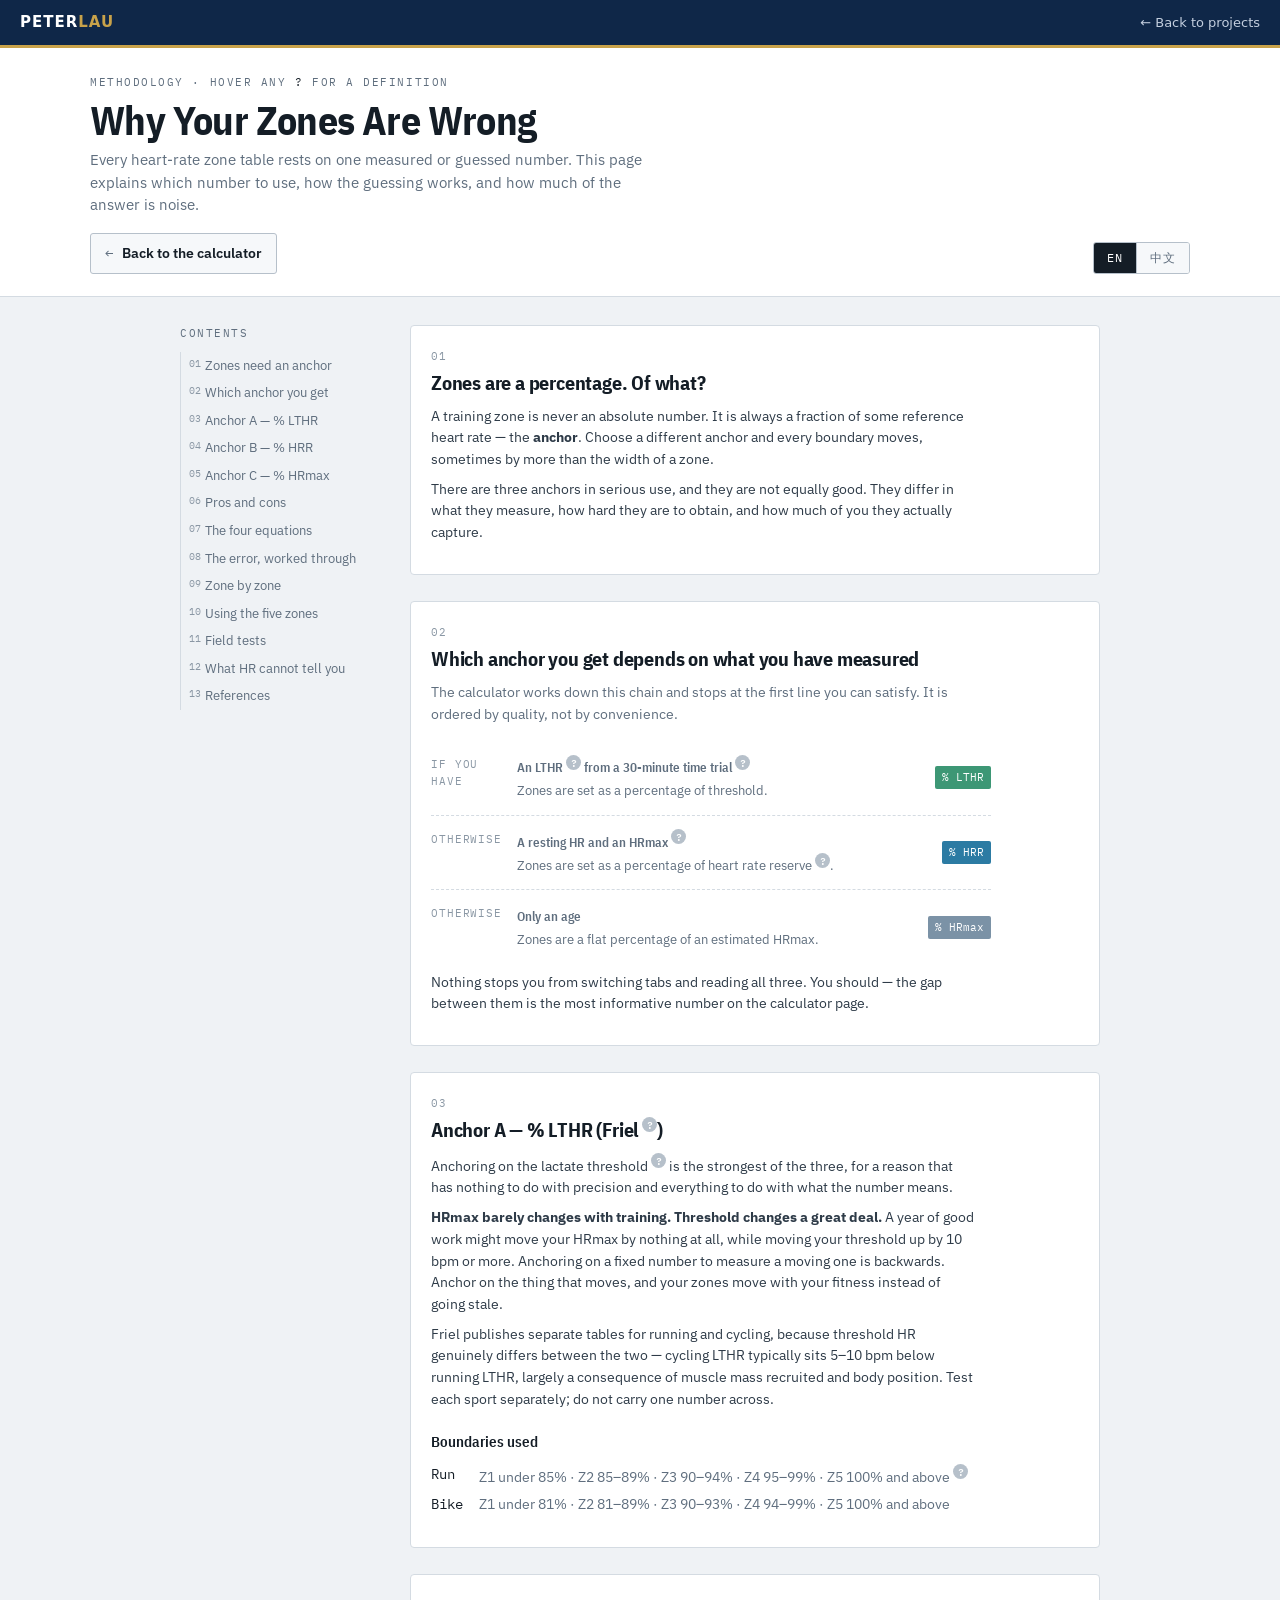
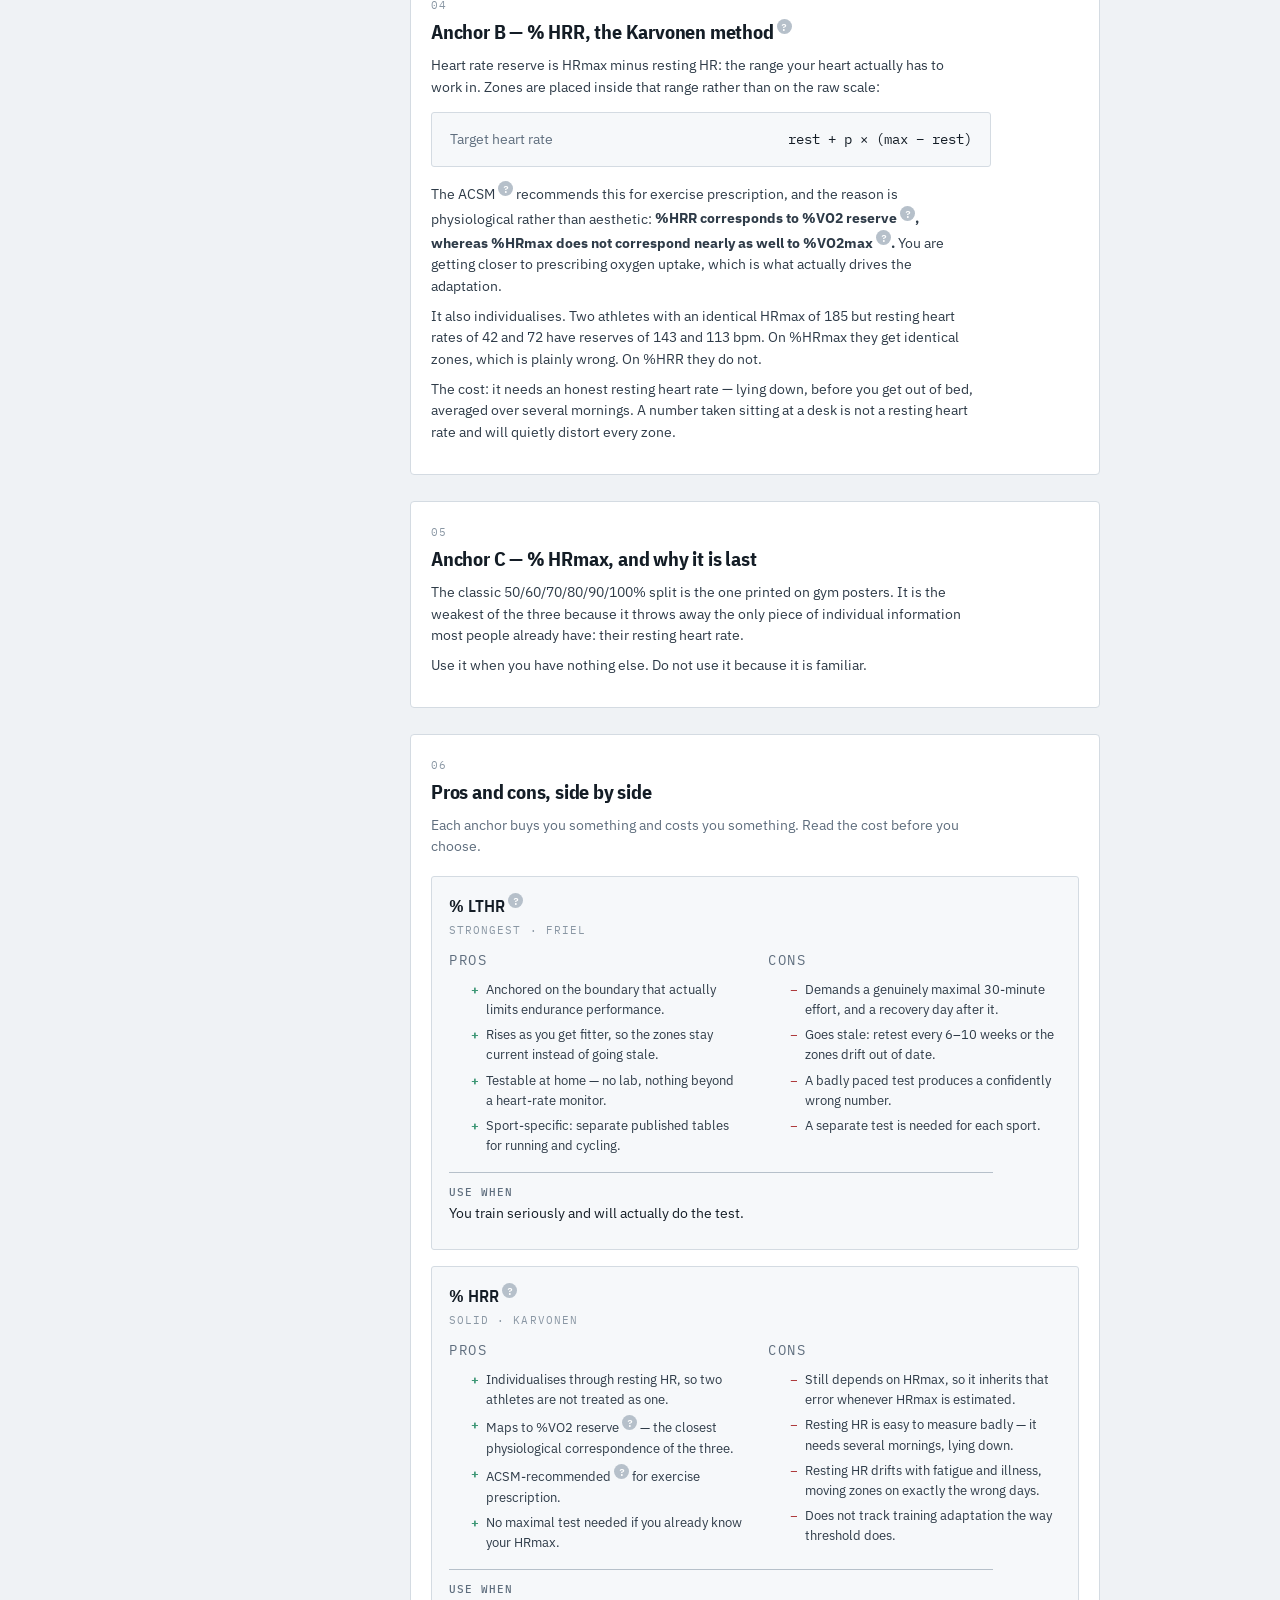
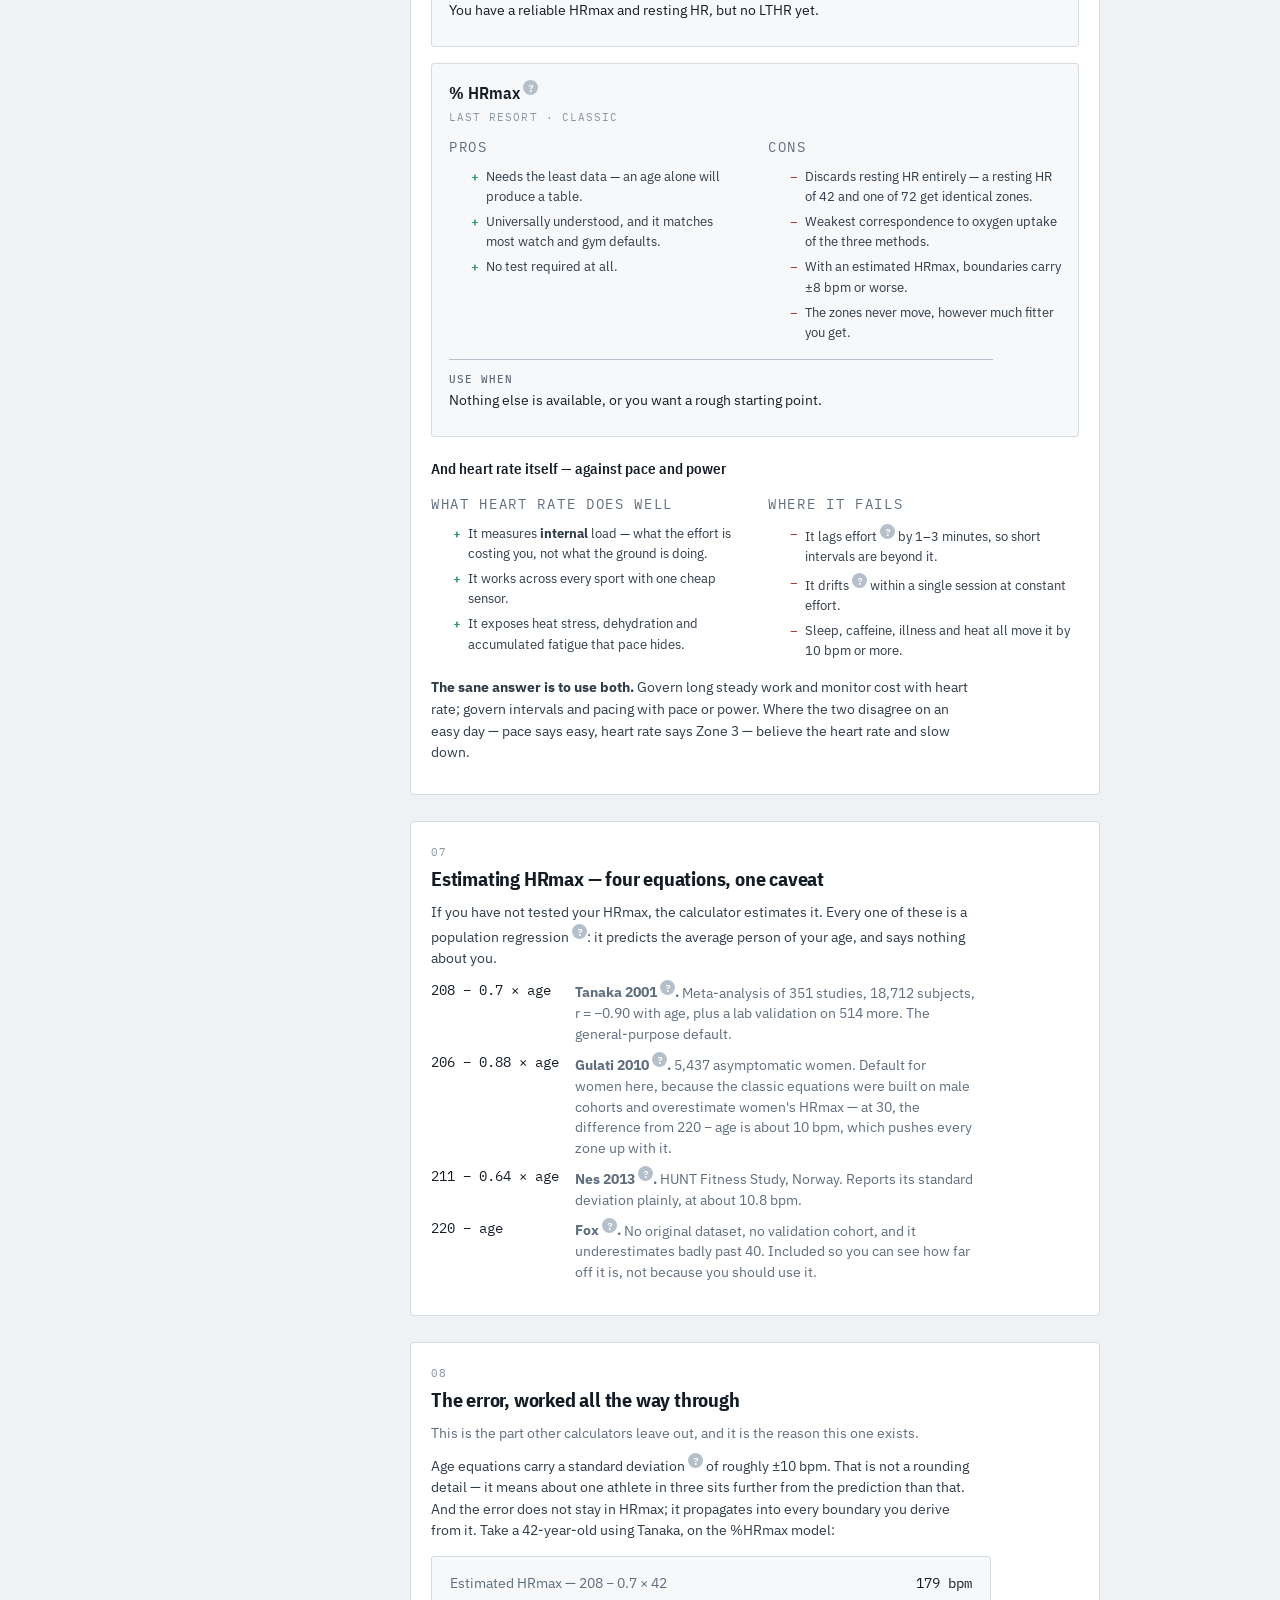
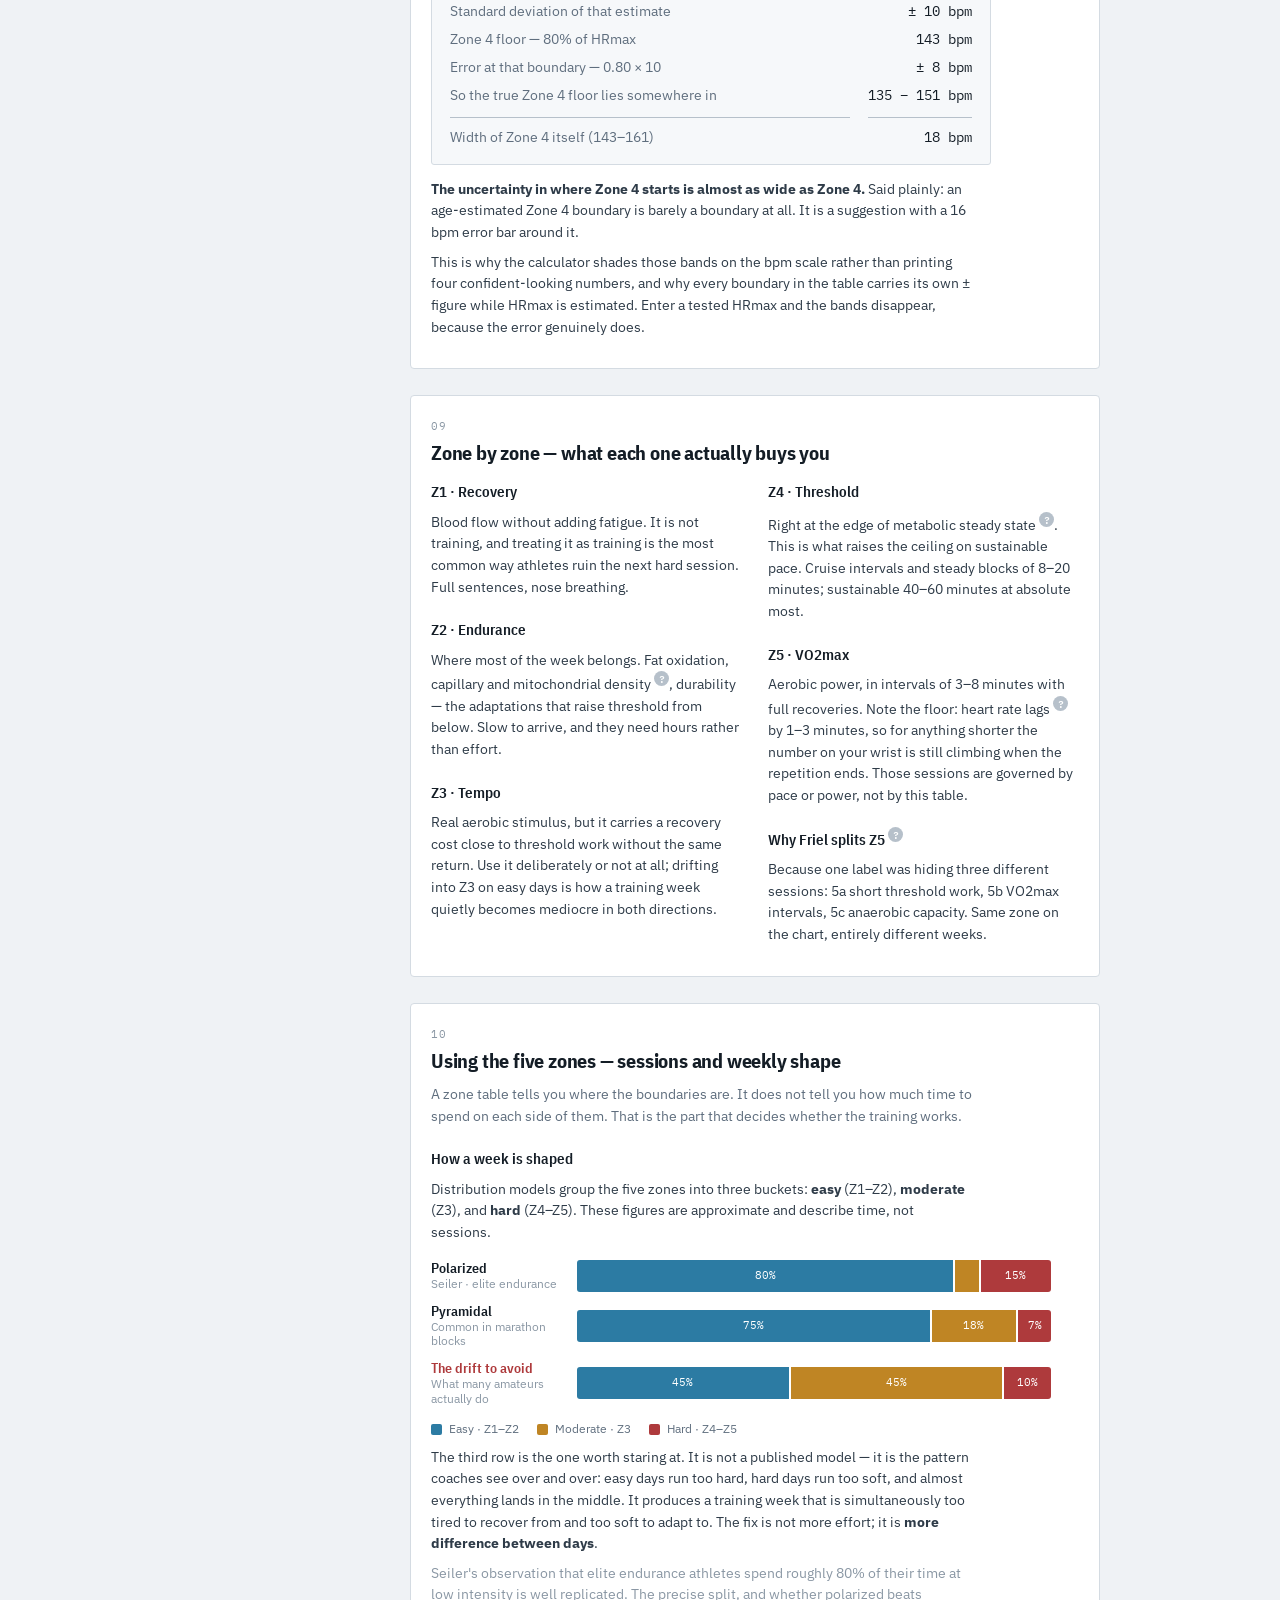
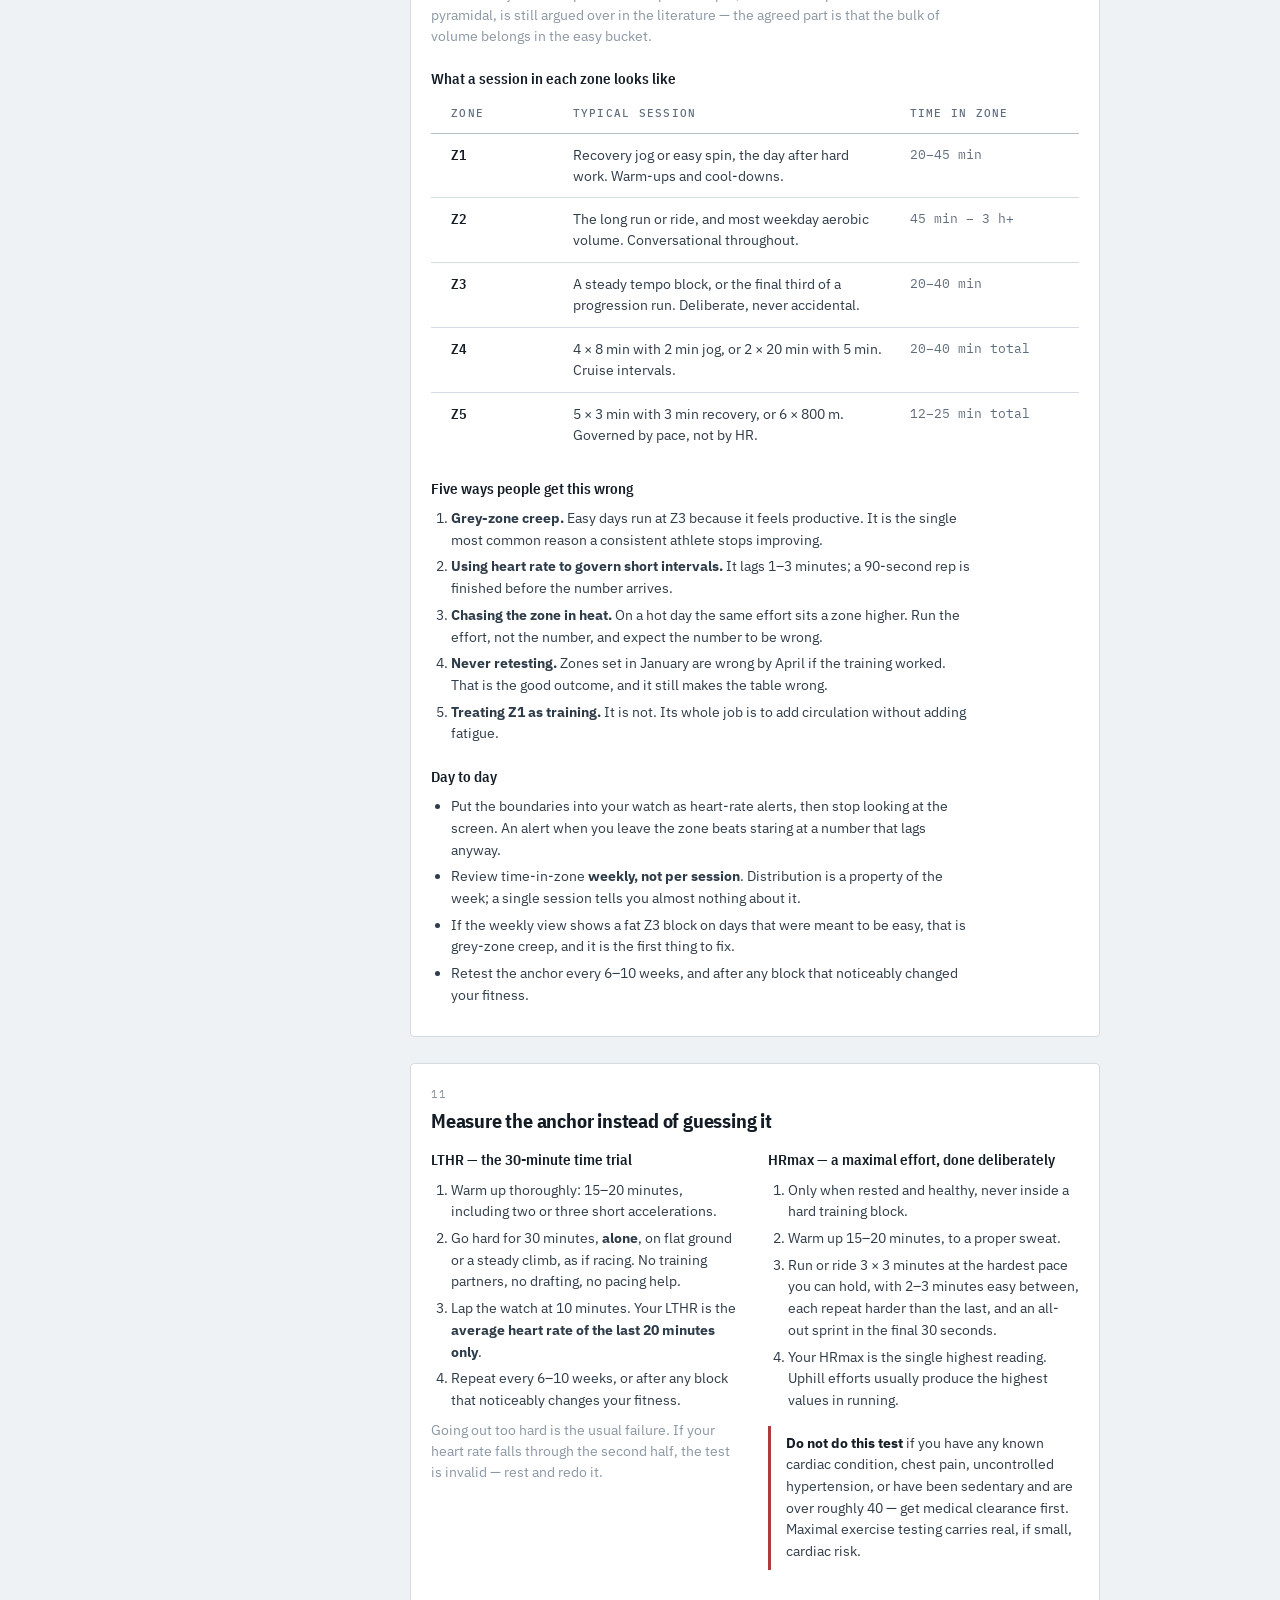
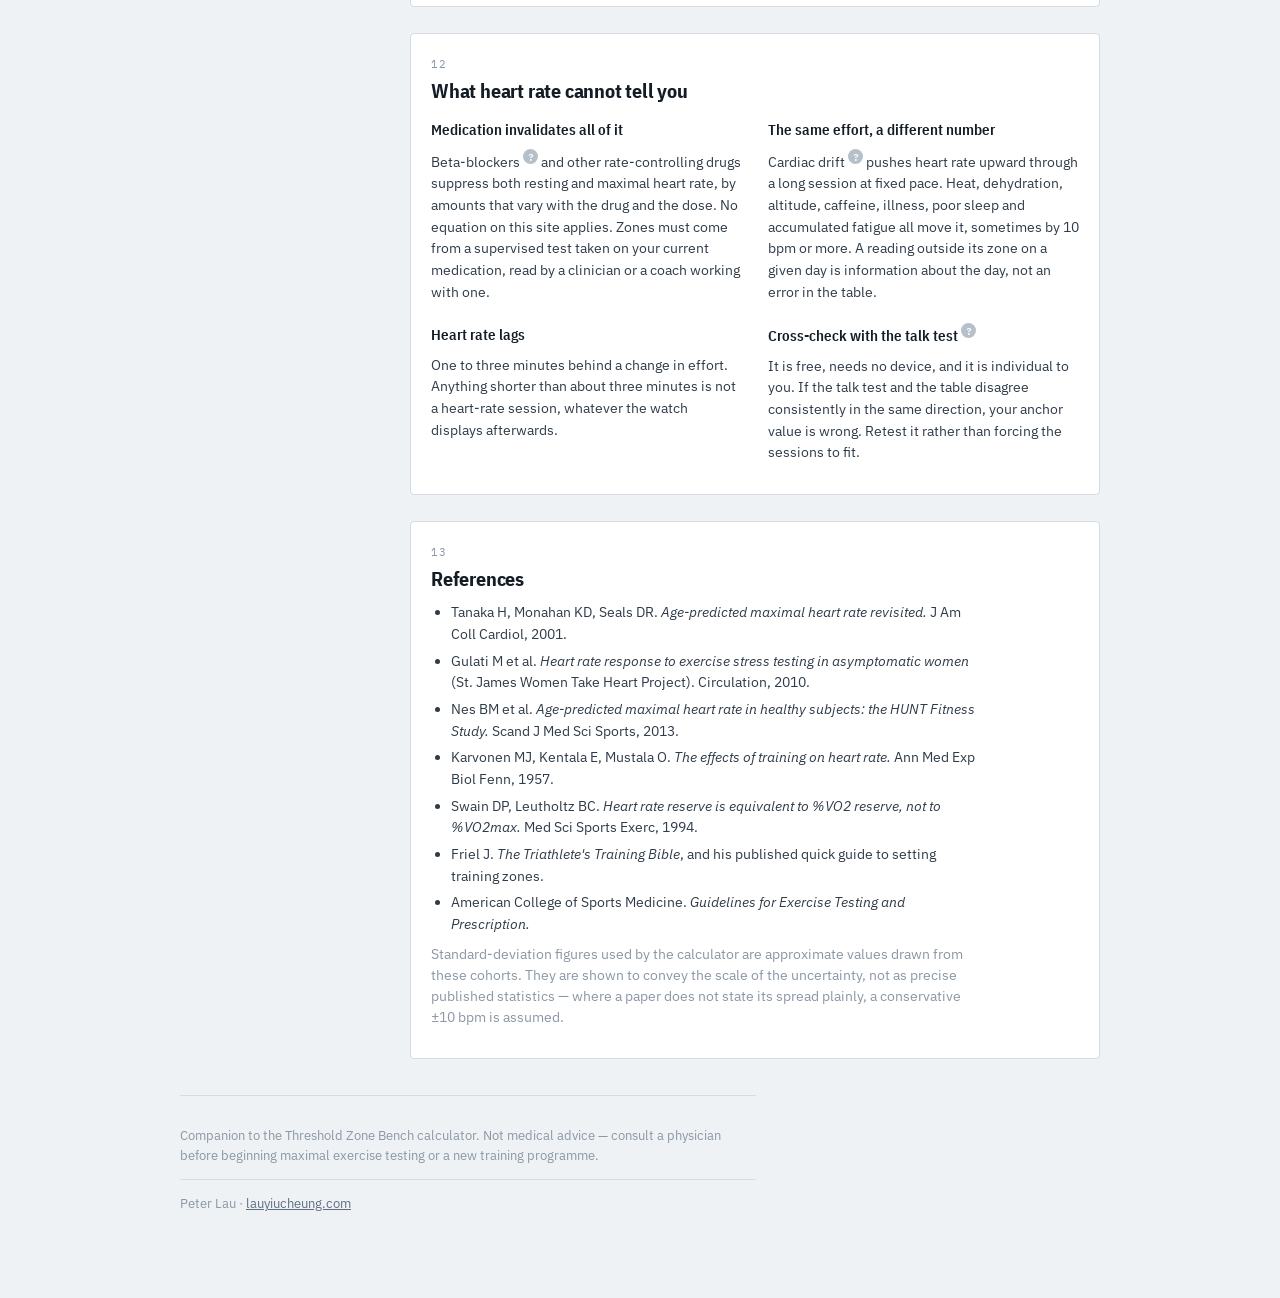
<file: projects/hrzone/methodology.html>
<!DOCTYPE html>
<html lang="en">
<head>
<meta charset="utf-8">
<meta name="viewport" content="width=device-width, initial-scale=1, viewport-fit=cover">
<title>Why Your Zones Are Wrong — Methodology · Peter Lau</title>
<meta name="description" content="How heart-rate training zones are actually built: which anchor to use, the four HRmax equations and their cohorts, a fully worked error propagation, and how to spend a week across the five zones.">
<meta name="color-scheme" content="light dark">
<script>document.documentElement.setAttribute("data-lang","en");</script>
<link rel="preconnect" href="https://fonts.googleapis.com">
<link rel="preconnect" href="https://fonts.gstatic.com" crossorigin>
<link rel="stylesheet" href="https://fonts.googleapis.com/css2?family=IBM+Plex+Mono:wght@400;500;600&family=IBM+Plex+Sans+Condensed:wght@500;600;700&family=IBM+Plex+Sans:wght@400;500;600&display=swap">
<link rel="stylesheet" href="zones.css">
</head>
<body>

<nav class="sitenav">
  <a class="logo" href="/">PETER<b>LAU</b></a>
  <a href="/projects/">&larr; Back to projects</a>
</nav>

<header class="mast">
  <div class="mast-in">
    <div>
      <p class="eyebrow" style="margin:0 0 8px">
        <span lang="en">Methodology · hover any <span style="color:var(--ink)">?</span> for a definition</span>
        <span lang="zh">方法學 · 將滑鼠指向任何 <span style="color:var(--ink)">?</span> 即可看解釋</span>
      </p>
      <h1><span lang="en">Why Your Zones Are Wrong</span><span lang="zh">為何你的 Zone 是錯的</span></h1>
      <p class="tagline">
        <span lang="en">Every heart-rate zone table rests on one measured or guessed number. This page explains which number to use, how the guessing works, and how much of the answer is noise.</span>
        <span lang="zh">每一張心率 zone 表，都建立在一個量度出來或估算出來的數字之上。本頁說明應該用哪一個數字、估算是怎樣運作的，以及答案裡面有多少其實只是雜訊。</span>
      </p>
      <a class="crossnav" href="index.html">
        <span class="arrow">←</span>
        <span lang="en"><b>Back to the calculator</b></span>
        <span lang="zh"><b>返回計算機</b></span>
      </a>
    </div>
    <div class="mast-right">
      <div class="langsw" role="group" aria-label="Language / 語言"><span class="on">EN</span><a href="zh/methodology.html">中文</a></div>
    </div>
  </div>
</header>

<div class="wrap narrow">
<div class="doc">

  <nav class="toc" aria-label="Contents">
    <p class="eyebrow"><span lang="en">Contents</span><span lang="zh">目錄</span></p>
    <ol>
      <li><a href="#s1"><span lang="en">Zones need an anchor</span><span lang="zh">Zone 需要一個錨</span></a></li>
      <li><a href="#s2"><span lang="en">Which anchor you get</span><span lang="zh">你會得到哪個錨</span></a></li>
      <li><a href="#s3"><span lang="en">Anchor A — % LTHR</span><span lang="zh">錨 A — % LTHR</span></a></li>
      <li><a href="#s4"><span lang="en">Anchor B — % HRR</span><span lang="zh">錨 B — % HRR</span></a></li>
      <li><a href="#s5"><span lang="en">Anchor C — % HRmax</span><span lang="zh">錨 C — % HRmax</span></a></li>
      <li><a href="#s5b"><span lang="en">Pros and cons</span><span lang="zh">優缺點對照</span></a></li>
      <li><a href="#s6"><span lang="en">The four equations</span><span lang="zh">四條公式</span></a></li>
      <li><a href="#s7"><span lang="en">The error, worked through</span><span lang="zh">誤差的完整推導</span></a></li>
      <li><a href="#s8"><span lang="en">Zone by zone</span><span lang="zh">逐個 Zone 拆解</span></a></li>
      <li><a href="#s8b"><span lang="en">Using the five zones</span><span lang="zh">五個 Zone 的用法</span></a></li>
      <li><a href="#s9"><span lang="en">Field tests</span><span lang="zh">實地測試</span></a></li>
      <li><a href="#s10"><span lang="en">What HR cannot tell you</span><span lang="zh">心率告訴不了你的事</span></a></li>
      <li><a href="#s11"><span lang="en">References</span><span lang="zh">參考文獻</span></a></li>
    </ol>
  </nav>

  <div>

  <section class="chap panel prose" id="s1">
    <div class="chaphead"><span class="chapnum">01</span></div>
    <h2><span lang="en">Zones are a percentage. Of what?</span><span lang="zh">Zone 是百分比。但究竟是誰的百分比？</span></h2>
    <div lang="en">
      <p>A training zone is never an absolute number. It is always a fraction of some reference heart rate — the <strong>anchor</strong>. Choose a different anchor and every boundary moves, sometimes by more than the width of a zone.</p>
      <p>There are three anchors in serious use, and they are not equally good. They differ in what they measure, how hard they are to obtain, and how much of you they actually capture.</p>
    </div>
    <div lang="zh">
      <p>訓練 zone 從來不是一個絕對數字，它永遠是某個參考心率的百分比 — 我們稱之為<strong>錨值</strong>。換一個錨值，所有界線都會移位，有時移動幅度比一個 zone 本身的闊度還要大。</p>
      <p>實際被認真使用的錨值有三個，而它們的質素並不相同。三者的分別在於：量度的是什麼、取得的難度，以及究竟捕捉到你多少個人特性。</p>
    </div>
  </section>

  <section class="chap panel prose" id="s2">
    <div class="chaphead"><span class="chapnum">02</span></div>
    <h2><span lang="en">Which anchor you get depends on what you have measured</span><span lang="zh">你會得到哪個錨，取決於你量度過什麼</span></h2>
    <p class="lede">
      <span lang="en">The calculator works down this chain and stops at the first line you can satisfy. It is ordered by quality, not by convenience.</span>
      <span lang="zh">計算機會沿這條鏈往下走，停在第一個你能夠滿足的條件。排序依據是質素，不是方便程度。</span>
    </p>
    <div class="flow">
      <div class="flow-row">
        <div class="flow-q"><span lang="en">If you have</span><span lang="zh">如果你有</span></div>
        <div class="flow-b">
          <b><span lang="en">An LTHR<i data-g="lthr"></i> from a 30-minute time trial<i data-g="tt"></i></span><span lang="zh">來自 30 分鐘計時測試<i data-g="tt"></i>的 LTHR<i data-g="lthr"></i></span></b>
          <span lang="en">Zones are set as a percentage of threshold.</span>
          <span lang="zh">Zone 以閾值的百分比設定。</span>
        </div>
        <span class="flow-tag tag-best">% LTHR</span>
      </div>
      <div class="flow-row">
        <div class="flow-q"><span lang="en">Otherwise</span><span lang="zh">否則</span></div>
        <div class="flow-b">
          <b><span lang="en">A resting HR and an HRmax<i data-g="hrmax"></i></span><span lang="zh">靜止心率加 HRmax<i data-g="hrmax"></i></span></b>
          <span lang="en">Zones are set as a percentage of heart rate reserve<i data-g="hrr"></i>.</span>
          <span lang="zh">Zone 以心率儲備<i data-g="hrr"></i>的百分比設定。</span>
        </div>
        <span class="flow-tag tag-ok">% HRR</span>
      </div>
      <div class="flow-row">
        <div class="flow-q"><span lang="en">Otherwise</span><span lang="zh">否則</span></div>
        <div class="flow-b">
          <b><span lang="en">Only an age</span><span lang="zh">只有年齡</span></b>
          <span lang="en">Zones are a flat percentage of an estimated HRmax.</span>
          <span lang="zh">Zone 只是估算 HRmax 的固定百分比。</span>
        </div>
        <span class="flow-tag tag-last">% HRmax</span>
      </div>
    </div>
    <p lang="en">Nothing stops you from switching tabs and reading all three. You should — the gap between them is the most informative number on the calculator page.</p>
    <p lang="zh">你當然可以切換分頁把三種都看一遍。事實上你應該這樣做 — 它們之間的差距，是整個計算機頁面上資訊量最高的一個數字。</p>
  </section>

  <section class="chap panel prose" id="s3">
    <div class="chaphead"><span class="chapnum">03</span></div>
    <h2><span lang="en">Anchor A — % LTHR (Friel<i data-g="friel"></i>)</span><span lang="zh">錨 A — % LTHR（Friel<i data-g="friel"></i>）</span></h2>
    <div lang="en">
      <p>Anchoring on the lactate threshold<i data-g="lt"></i> is the strongest of the three, for a reason that has nothing to do with precision and everything to do with what the number means.</p>
      <p><strong>HRmax barely changes with training. Threshold changes a great deal.</strong> A year of good work might move your HRmax by nothing at all, while moving your threshold up by 10 bpm or more. Anchoring on a fixed number to measure a moving one is backwards. Anchor on the thing that moves, and your zones move with your fitness instead of going stale.</p>
      <p>Friel publishes separate tables for running and cycling, because threshold HR genuinely differs between the two — cycling LTHR typically sits 5–10 bpm below running LTHR, largely a consequence of muscle mass recruited and body position. Test each sport separately; do not carry one number across.</p>
      <h3>Boundaries used</h3>
      <dl class="formulas">
        <dt>Run</dt><dd>Z1 under 85% · Z2 85–89% · Z3 90–94% · Z4 95–99% · Z5 100% and above<i data-g="z5abc"></i></dd>
        <dt>Bike</dt><dd>Z1 under 81% · Z2 81–89% · Z3 90–93% · Z4 94–99% · Z5 100% and above</dd>
      </dl>
    </div>
    <div lang="zh">
      <p>以乳酸閾值<i data-g="lt"></i>做錨，是三者中最強的一個。理由與「準不準」無關，而是與這個數字代表什麼有關。</p>
      <p><strong>HRmax 幾乎不會因訓練而改變，但閾值會大幅改變。</strong>一年扎實訓練可能令你的 HRmax 完全不動，卻能把閾值推高 10 bpm 或更多。用一個不會動的數字，去量度一樣會動的東西，本身就是倒轉了。改用會動的那一個做錨，你的 zone 就會隨體能一起移動，而不是逐漸過時。</p>
      <p>Friel 為跑步和單車分別發表了不同的表，因為兩者的閾值心率確實有差異 — 單車的 LTHR 通常比跑步低 5–10 bpm，主要源於動用的肌肉量與身體姿勢不同。兩項運動必須分開測試，不可把一個數字直接搬過去。</p>
      <h3>採用的界線</h3>
      <dl class="formulas">
        <dt>跑步</dt><dd>Z1 低於 85% · Z2 85–89% · Z3 90–94% · Z4 95–99% · Z5 100% 及以上<i data-g="z5abc"></i></dd>
        <dt>單車</dt><dd>Z1 低於 81% · Z2 81–89% · Z3 90–93% · Z4 94–99% · Z5 100% 及以上</dd>
      </dl>
    </div>
  </section>

  <section class="chap panel prose" id="s4">
    <div class="chaphead"><span class="chapnum">04</span></div>
    <h2><span lang="en">Anchor B — % HRR, the Karvonen method<i data-g="karvonen"></i></span><span lang="zh">錨 B — % HRR，即 Karvonen 法<i data-g="karvonen"></i></span></h2>
    <p lang="en">Heart rate reserve is HRmax minus resting HR: the range your heart actually has to work in. Zones are placed inside that range rather than on the raw scale:</p>
    <p lang="zh">心率儲備 = HRmax 減靜止心率，即心臟實際可以運作的範圍。Zone 是放在這個範圍之內，而不是放在原始刻度上：</p>
    <div class="calcbox">
      <dl>
        <dt><span lang="en">Target heart rate</span><span lang="zh">目標心率</span></dt>
        <dd>rest + p × (max − rest)</dd>
      </dl>
    </div>
    <div lang="en">
      <p>The ACSM<i data-g="acsm"></i> recommends this for exercise prescription, and the reason is physiological rather than aesthetic: <strong>%HRR corresponds to %VO2 reserve<i data-g="vo2r"></i>, whereas %HRmax does not correspond nearly as well to %VO2max<i data-g="vo2max"></i>.</strong> You are getting closer to prescribing oxygen uptake, which is what actually drives the adaptation.</p>
      <p>It also individualises. Two athletes with an identical HRmax of 185 but resting heart rates of 42 and 72 have reserves of 143 and 113 bpm. On %HRmax they get identical zones, which is plainly wrong. On %HRR they do not.</p>
      <p>The cost: it needs an honest resting heart rate — lying down, before you get out of bed, averaged over several mornings. A number taken sitting at a desk is not a resting heart rate and will quietly distort every zone.</p>
    </div>
    <div lang="zh">
      <p>ACSM<i data-g="acsm"></i> 推薦用這個方法開運動處方，理由是生理上的，不是美觀上的：<strong>%HRR 對應的是 %VO2 reserve<i data-g="vo2r"></i>，而 %HRmax 對應 %VO2max<i data-g="vo2max"></i> 的吻合程度差得多。</strong>換言之，你更接近於直接處方攝氧量，而攝氧量才是真正驅動適應的因素。</p>
      <p>它同時具備個人化能力。兩名運動員 HRmax 同樣是 185，但靜止心率分別是 42 與 72，儲備就分別是 143 與 113 bpm。用 %HRmax 他們會得到完全相同的 zone，這顯然不對；用 %HRR 就不會。</p>
      <p>代價是：它需要一個誠實的靜止心率 — 平臥、未起床前量度，取數個早上的平均值。坐在辦公桌前量到的數字不是靜止心率，它會悄悄扭曲你每一個 zone。</p>
    </div>
  </section>

  <section class="chap panel prose" id="s5">
    <div class="chaphead"><span class="chapnum">05</span></div>
    <h2><span lang="en">Anchor C — % HRmax, and why it is last</span><span lang="zh">錨 C — % HRmax，以及它為何排最後</span></h2>
    <div lang="en">
      <p>The classic 50/60/70/80/90/100% split is the one printed on gym posters. It is the weakest of the three because it throws away the only piece of individual information most people already have: their resting heart rate.</p>
      <p>Use it when you have nothing else. Do not use it because it is familiar.</p>
    </div>
    <div lang="zh">
      <p>健身室海報上印的 50/60/70/80/90/100% 就是這一個。它是三者中最弱的，因為它把大多數人本來已經擁有的唯一一項個人化資料丟掉了：靜止心率。</p>
      <p>沒有其他選擇時才用它。不要因為熟悉就用它。</p>
    </div>
  </section>


  <section class="chap panel prose" id="s5b">
    <div class="chaphead"><span class="chapnum">06</span></div>
    <h2><span lang="en">Pros and cons, side by side</span><span lang="zh">三種方法優缺點對照</span></h2>
    <p class="lede">
      <span lang="en">Each anchor buys you something and costs you something. Read the cost before you choose.</span>
      <span lang="zh">每個錨值都有得著，也有代價。選之前先看代價。</span>
    </p>

    <div class="pc">
      <div class="pc-card">
        <h3>% LTHR<i data-g="lthr"></i></h3>
        <span class="rank"><span lang="en">Strongest · Friel</span><span lang="zh">最強 · Friel</span></span>
        <div class="pc-body"><div>
        <p class="pc-head"><span lang="en">Pros</span><span lang="zh">優點</span></p>
        <ul class="pc-list pro">
          <li lang="en">Anchored on the boundary that actually limits endurance performance.</li>
          <li lang="zh">以真正限制耐力表現的那條界線為錨。</li>
          <li lang="en">Rises as you get fitter, so the zones stay current instead of going stale.</li>
          <li lang="zh">會隨體能進步而上升，所以 zone 保持貼近現況，不會過時。</li>
          <li lang="en">Testable at home — no lab, nothing beyond a heart-rate monitor.</li>
          <li lang="zh">可自行測試 — 不需實驗室，除心率監測外無需任何器材。</li>
          <li lang="en">Sport-specific: separate published tables for running and cycling.</li>
          <li lang="zh">具運動專項性：跑步與單車各有已發表的獨立表格。</li>
        </ul>
        </div><div>
        <p class="pc-head"><span lang="en">Cons</span><span lang="zh">缺點</span></p>
        <ul class="pc-list con">
          <li lang="en">Demands a genuinely maximal 30-minute effort, and a recovery day after it.</li>
          <li lang="zh">需要一次真正的 30 分鐘全力測試，之後還要一天恢復。</li>
          <li lang="en">Goes stale: retest every 6–10 weeks or the zones drift out of date.</li>
          <li lang="zh">會過時：每 6–10 週要重測，否則 zone 會脫節。</li>
          <li lang="en">A badly paced test produces a confidently wrong number.</li>
          <li lang="zh">配速失當的測試會產出一個「看起來很肯定」的錯誤數字。</li>
          <li lang="en">A separate test is needed for each sport.</li>
          <li lang="zh">每項運動都要分開測試一次。</li>
        </ul>
        </div></div>
        <p class="pc-use">
          <b><span lang="en">Use when</span><span lang="zh">何時使用</span></b>
          <span lang="en">You train seriously and will actually do the test.</span>
          <span lang="zh">你認真訓練，而且真的會去做那個測試。</span>
        </p>
      </div>

      <div class="pc-card">
        <h3>% HRR<i data-g="hrr"></i></h3>
        <span class="rank"><span lang="en">Solid · Karvonen</span><span lang="zh">穩健 · Karvonen</span></span>
        <div class="pc-body"><div>
        <p class="pc-head"><span lang="en">Pros</span><span lang="zh">優點</span></p>
        <ul class="pc-list pro">
          <li lang="en">Individualises through resting HR, so two athletes are not treated as one.</li>
          <li lang="zh">透過靜止心率個人化，不會把兩個不同的人當成同一個。</li>
          <li lang="en">Maps to %VO2 reserve<i data-g="vo2r"></i> — the closest physiological correspondence of the three.</li>
          <li lang="zh">對應 %VO2 reserve<i data-g="vo2r"></i> — 三者中生理吻合度最高。</li>
          <li lang="en">ACSM-recommended<i data-g="acsm"></i> for exercise prescription.</li>
          <li lang="zh">ACSM 推薦<i data-g="acsm"></i>用於運動處方。</li>
          <li lang="en">No maximal test needed if you already know your HRmax.</li>
          <li lang="zh">若已知 HRmax，毋須再做最大測試。</li>
        </ul>
        </div><div>
        <p class="pc-head"><span lang="en">Cons</span><span lang="zh">缺點</span></p>
        <ul class="pc-list con">
          <li lang="en">Still depends on HRmax, so it inherits that error whenever HRmax is estimated.</li>
          <li lang="zh">仍然依賴 HRmax，所以只要 HRmax 是估算的，就會繼承那個誤差。</li>
          <li lang="en">Resting HR is easy to measure badly — it needs several mornings, lying down.</li>
          <li lang="zh">靜止心率很容易量錯 — 必須平臥、連續數個早上取平均。</li>
          <li lang="en">Resting HR drifts with fatigue and illness, moving zones on exactly the wrong days.</li>
          <li lang="zh">靜止心率會隨疲勞與生病漂移，偏偏在最不該變動的日子改動你的 zone。</li>
          <li lang="en">Does not track training adaptation the way threshold does.</li>
          <li lang="zh">不像閾值那樣能反映訓練適應。</li>
        </ul>
        </div></div>
        <p class="pc-use">
          <b><span lang="en">Use when</span><span lang="zh">何時使用</span></b>
          <span lang="en">You have a reliable HRmax and resting HR, but no LTHR yet.</span>
          <span lang="zh">你有可靠的 HRmax 與靜止心率，但仍未有 LTHR。</span>
        </p>
      </div>

      <div class="pc-card">
        <h3>% HRmax<i data-g="hrmax"></i></h3>
        <span class="rank"><span lang="en">Last resort · Classic</span><span lang="zh">最後選擇 · 傳統</span></span>
        <div class="pc-body"><div>
        <p class="pc-head"><span lang="en">Pros</span><span lang="zh">優點</span></p>
        <ul class="pc-list pro">
          <li lang="en">Needs the least data — an age alone will produce a table.</li>
          <li lang="zh">所需資料最少 — 只要年齡就能產出一張表。</li>
          <li lang="en">Universally understood, and it matches most watch and gym defaults.</li>
          <li lang="zh">人人看得懂，而且與大多數手錶和健身室的預設一致。</li>
          <li lang="en">No test required at all.</li>
          <li lang="zh">完全不需要做任何測試。</li>
        </ul>
        </div><div>
        <p class="pc-head"><span lang="en">Cons</span><span lang="zh">缺點</span></p>
        <ul class="pc-list con">
          <li lang="en">Discards resting HR entirely — a resting HR of 42 and one of 72 get identical zones.</li>
          <li lang="zh">完全丟棄靜止心率 — 靜止 42 與靜止 72 會得到一模一樣的 zone。</li>
          <li lang="en">Weakest correspondence to oxygen uptake of the three methods.</li>
          <li lang="zh">三者中與攝氧量的對應最弱。</li>
          <li lang="en">With an estimated HRmax, boundaries carry ±8 bpm or worse.</li>
          <li lang="zh">若 HRmax 為估算值，界線誤差達 ±8 bpm 或更差。</li>
          <li lang="en">The zones never move, however much fitter you get.</li>
          <li lang="zh">無論體能進步多少，zone 都不會移動。</li>
        </ul>
        </div></div>
        <p class="pc-use">
          <b><span lang="en">Use when</span><span lang="zh">何時使用</span></b>
          <span lang="en">Nothing else is available, or you want a rough starting point.</span>
          <span lang="zh">沒有其他選擇，或者只想要一個粗略起點。</span>
        </p>
      </div>
    </div>

    <h3><span lang="en">And heart rate itself — against pace and power</span><span lang="zh">心率本身 — 對比配速與功率</span></h3>
    <div class="two" style="margin-top:6px">
      <div>
        <p class="pc-head"><span lang="en">What heart rate does well</span><span lang="zh">心率的長處</span></p>
        <ul class="pc-list pro">
          <li lang="en">It measures <strong>internal</strong> load — what the effort is costing you, not what the ground is doing.</li>
          <li lang="zh">它量度的是<strong>內部</strong>負荷 — 這次努力對你的代價，而不是地面對你做了什麼。</li>
          <li lang="en">It works across every sport with one cheap sensor.</li>
          <li lang="zh">一個便宜感測器就能橫跨所有運動項目使用。</li>
          <li lang="en">It exposes heat stress, dehydration and accumulated fatigue that pace hides.</li>
          <li lang="zh">它會暴露熱壓力、脫水與累積疲勞 — 這些配速看不出來。</li>
        </ul>
      </div>
      <div>
        <p class="pc-head"><span lang="en">Where it fails</span><span lang="zh">心率的短處</span></p>
        <ul class="pc-list con">
          <li lang="en">It lags effort<i data-g="lag"></i> by 1–3 minutes, so short intervals are beyond it.</li>
          <li lang="zh">比強度滯後<i data-g="lag"></i> 1–3 分鐘，所以短間歇它處理不了。</li>
          <li lang="en">It drifts<i data-g="drift"></i> within a single session at constant effort.</li>
          <li lang="zh">同一課節內即使強度不變，它也會漂移<i data-g="drift"></i>。</li>
          <li lang="en">Sleep, caffeine, illness and heat all move it by 10 bpm or more.</li>
          <li lang="zh">睡眠、咖啡因、生病與高溫都會令它移動 10 bpm 以上。</li>
        </ul>
      </div>
    </div>
    <p lang="en"><strong>The sane answer is to use both.</strong> Govern long steady work and monitor cost with heart rate; govern intervals and pacing with pace or power. Where the two disagree on an easy day — pace says easy, heart rate says Zone 3 — believe the heart rate and slow down.</p>
    <p lang="zh"><strong>務實的做法是兩者並用。</strong>長時間穩定訓練與監察代價用心率；間歇與控速用配速或功率。若在輕鬆日兩者出現分歧 — 配速說輕鬆、心率說 Zone 3 — 相信心率，慢下來。</p>
  </section>

  <section class="chap panel prose" id="s6">
    <div class="chaphead"><span class="chapnum">07</span></div>
    <h2><span lang="en">Estimating HRmax — four equations, one caveat</span><span lang="zh">估算 HRmax — 四條公式，一個警告</span></h2>
    <p lang="en">If you have not tested your HRmax, the calculator estimates it. Every one of these is a population regression<i data-g="regression"></i>: it predicts the average person of your age, and says nothing about you.</p>
    <p lang="zh">如果你未曾實測 HRmax，計算機會替你估算。以下每一條都是群體回歸<i data-g="regression"></i>：它預測的是與你同齡的「平均人」，對你本人毫無說明力。</p>
    <dl class="formulas" lang="en">
      <dt>208 − 0.7 × age</dt>
      <dd><strong>Tanaka 2001<i data-g="tanaka"></i>.</strong> Meta-analysis of 351 studies, 18,712 subjects, r = −0.90 with age, plus a lab validation on 514 more. The general-purpose default.</dd>
      <dt>206 − 0.88 × age</dt>
      <dd><strong>Gulati 2010<i data-g="gulati"></i>.</strong> 5,437 asymptomatic women. Default for women here, because the classic equations were built on male cohorts and overestimate women's HRmax — at 30, the difference from 220 − age is about 10 bpm, which pushes every zone up with it.</dd>
      <dt>211 − 0.64 × age</dt>
      <dd><strong>Nes 2013<i data-g="nes"></i>.</strong> HUNT Fitness Study, Norway. Reports its standard deviation plainly, at about 10.8 bpm.</dd>
      <dt>220 − age</dt>
      <dd><strong>Fox<i data-g="fox"></i>.</strong> No original dataset, no validation cohort, and it underestimates badly past 40. Included so you can see how far off it is, not because you should use it.</dd>
    </dl>
    <dl class="formulas" lang="zh">
      <dt>208 − 0.7 × 年齡</dt>
      <dd><strong>Tanaka 2001<i data-g="tanaka"></i>。</strong>統合分析 351 項研究、18,712 名受試者，與年齡相關系數 r = −0.90，另有 514 人的實驗室驗證。通用預設。</dd>
      <dt>206 − 0.88 × 年齡</dt>
      <dd><strong>Gulati 2010<i data-g="gulati"></i>。</strong>5,437 名無症狀女性。本頁女性預設，因為傳統公式建基於男性樣本，會高估女性 HRmax — 30 歲時與 220 − 年齡相差約 10 bpm，而這個差距會把所有 zone 一併推高。</dd>
      <dt>211 − 0.64 × 年齡</dt>
      <dd><strong>Nes 2013<i data-g="nes"></i>。</strong>挪威 HUNT Fitness Study。清楚交代標準差約為 10.8 bpm。</dd>
      <dt>220 − 年齡</dt>
      <dd><strong>Fox<i data-g="fox"></i>。</strong>無原始數據、無驗證樣本，40 歲之後嚴重低估。收錄它只是讓你看到它偏離多遠，不是建議你用。</dd>
    </dl>
  </section>

  <section class="chap panel prose" id="s7">
    <div class="chaphead"><span class="chapnum">08</span></div>
    <h2><span lang="en">The error, worked all the way through</span><span lang="zh">誤差，從頭到尾算一次</span></h2>
    <p class="lede">
      <span lang="en">This is the part other calculators leave out, and it is the reason this one exists.</span>
      <span lang="zh">這是其他計算機略過的一節，也是這一個存在的理由。</span>
    </p>
    <p lang="en">Age equations carry a standard deviation<i data-g="sd"></i> of roughly ±10 bpm. That is not a rounding detail — it means about one athlete in three sits further from the prediction than that. And the error does not stay in HRmax; it propagates into every boundary you derive from it. Take a 42-year-old using Tanaka, on the %HRmax model:</p>
    <p lang="zh">年齡公式的標準差<i data-g="sd"></i>約為 ±10 bpm。這不是四捨五入的小事 — 它代表大約每三名運動員就有一名偏離預測值比這更遠。而且誤差不會停留在 HRmax，它會傳遞到你由它推導出來的每一條界線。以一名 42 歲、使用 Tanaka、採 %HRmax 模型的人為例：</p>
    <div class="calcbox">
      <dl>
        <dt><span lang="en">Estimated HRmax — 208 − 0.7 × 42</span><span lang="zh">估算 HRmax — 208 − 0.7 × 42</span></dt><dd>179 bpm</dd>
        <dt><span lang="en">Standard deviation of that estimate</span><span lang="zh">該估算的標準差</span></dt><dd>± 10 bpm</dd>
        <dt><span lang="en">Zone 4 floor — 80% of HRmax</span><span lang="zh">Zone 4 下限 — HRmax 的 80%</span></dt><dd>143 bpm</dd>
        <dt><span lang="en">Error at that boundary — 0.80 × 10</span><span lang="zh">該界線上的誤差 — 0.80 × 10</span></dt><dd>± 8 bpm</dd>
        <dt><span lang="en">So the true Zone 4 floor lies somewhere in</span><span lang="zh">所以真正的 Zone 4 下限落在</span></dt><dd>135 – 151 bpm</dd>
        <dt class="tot"><span lang="en">Width of Zone 4 itself (143–161)</span><span lang="zh">Zone 4 本身的闊度（143–161）</span></dt><dd class="tot">18 bpm</dd>
      </dl>
    </div>
    <div lang="en">
      <p><strong>The uncertainty in where Zone 4 starts is almost as wide as Zone 4.</strong> Said plainly: an age-estimated Zone 4 boundary is barely a boundary at all. It is a suggestion with a 16 bpm error bar around it.</p>
      <p>This is why the calculator shades those bands on the bpm scale rather than printing four confident-looking numbers, and why every boundary in the table carries its own ± figure while HRmax is estimated. Enter a tested HRmax and the bands disappear, because the error genuinely does.</p>
    </div>
    <div lang="zh">
      <p><strong>「Zone 4 從哪裡開始」的不確定性，闊度幾乎等於整個 Zone 4。</strong>說白一點：由年齡估算出來的 Zone 4 界線，根本算不上是一條界線，它只是一個附帶 16 bpm 誤差範圍的建議。</p>
      <p>所以本計算機會在 bpm 刻度上畫出陰影帶，而不是印四個看起來很肯定的數字；也所以在 HRmax 屬估算值時，表中每條界線都各自帶有自己的 ± 數值。一旦填入實測 HRmax，陰影帶就會消失，因為那時誤差確實不存在。</p>
    </div>
  </section>

  <section class="chap panel prose" id="s8">
    <div class="chaphead"><span class="chapnum">09</span></div>
    <h2><span lang="en">Zone by zone — what each one actually buys you</span><span lang="zh">逐個 Zone 拆解 — 每一個究竟換到什麼</span></h2>
    <div class="two" style="margin-top:12px" lang="en">
      <div>
        <h3>Z1 · Recovery</h3>
        <p>Blood flow without adding fatigue. It is not training, and treating it as training is the most common way athletes ruin the next hard session. Full sentences, nose breathing.</p>
        <h3>Z2 · Endurance</h3>
        <p>Where most of the week belongs. Fat oxidation, capillary and mitochondrial density<i data-g="adapt"></i>, durability — the adaptations that raise threshold from below. Slow to arrive, and they need hours rather than effort.</p>
        <h3>Z3 · Tempo</h3>
        <p>Real aerobic stimulus, but it carries a recovery cost close to threshold work without the same return. Use it deliberately or not at all; drifting into Z3 on easy days is how a training week quietly becomes mediocre in both directions.</p>
      </div>
      <div>
        <h3>Z4 · Threshold</h3>
        <p>Right at the edge of metabolic steady state<i data-g="steady"></i>. This is what raises the ceiling on sustainable pace. Cruise intervals and steady blocks of 8–20 minutes; sustainable 40–60 minutes at absolute most.</p>
        <h3>Z5 · VO2max</h3>
        <p>Aerobic power, in intervals of 3–8 minutes with full recoveries. Note the floor: heart rate lags<i data-g="lag"></i> by 1–3 minutes, so for anything shorter the number on your wrist is still climbing when the repetition ends. Those sessions are governed by pace or power, not by this table.</p>
        <h3>Why Friel splits Z5<i data-g="z5abc"></i></h3>
        <p>Because one label was hiding three different sessions: 5a short threshold work, 5b VO2max intervals, 5c anaerobic capacity. Same zone on the chart, entirely different weeks.</p>
      </div>
    </div>
    <div class="two" style="margin-top:12px" lang="zh">
      <div>
        <h3>Z1 · 恢復</h3>
        <p>增加血流而不增加疲勞。它不是訓練；把它當成訓練，是運動員毀掉下一課高強度訓練最常見的方式。可講完整句子，能用鼻呼吸。</p>
        <h3>Z2 · 耐力</h3>
        <p>一週訓練的大部分應該在這裡。脂肪氧化、微血管與粒線體密度<i data-g="adapt"></i>、耐久力 — 這些是從下方把閾值頂上去的適應。它們來得慢，需要的是時數，不是用力。</p>
        <h3>Z3 · 節奏</h3>
        <p>有真實的有氧刺激，但恢復成本接近閾值訓練，回報卻不相同。要用就刻意去用，否則完全不用；輕鬆日不知不覺漂進 Z3，正是一週訓練在兩個方向上同時變得平庸的原因。</p>
      </div>
      <div>
        <h3>Z4 · 閾值</h3>
        <p>正好處於代謝穩態<i data-g="steady"></i>的邊緣。這是提升可持續配速上限的訓練。巡航間歇與穩定段落，每次 8–20 分鐘；最多只能維持 40–60 分鐘。</p>
        <h3>Z5 · VO2max</h3>
        <p>有氧功率，以 3–8 分鐘間歇搭配完整恢復進行。請留意下限：心率有 1–3 分鐘的滯後<i data-g="lag"></i>，任何比這更短的反覆，結束時手錶上的數字仍在上升。那類課節由配速或功率主導，不是由這張表主導。</p>
        <h3>為何 Friel 要細分 Z5<i data-g="z5abc"></i></h3>
        <p>因為單一個標籤其實掩蓋了三種不同課節：5a 短時間閾值訓練、5b VO2max 間歇、5c 無氧能力。圖上是同一個 zone，實際卻是完全不同的訓練週。</p>
      </div>
    </div>
  </section>


  <section class="chap panel prose" id="s8b">
    <div class="chaphead"><span class="chapnum">10</span></div>
    <h2><span lang="en">Using the five zones — sessions and weekly shape</span><span lang="zh">五個 Zone 的實際用法 — 課節與一週結構</span></h2>
    <p class="lede">
      <span lang="en">A zone table tells you where the boundaries are. It does not tell you how much time to spend on each side of them. That is the part that decides whether the training works.</span>
      <span lang="zh">Zone 表告訴你界線在哪裡，但沒有告訴你應該在每條界線的兩邊各花多少時間。而後者才決定訓練有沒有效。</span>
    </p>

    <h3><span lang="en">How a week is shaped</span><span lang="zh">一週應該長成什麼樣</span></h3>
    <p lang="en">Distribution models group the five zones into three buckets: <strong>easy</strong> (Z1–Z2), <strong>moderate</strong> (Z3), and <strong>hard</strong> (Z4–Z5). These figures are approximate and describe time, not sessions.</p>
    <p lang="zh">分布模型把五個 zone 歸納為三組：<strong>輕鬆</strong>（Z1–Z2）、<strong>中等</strong>（Z3）、<strong>高強度</strong>（Z4–Z5）。以下數字為約數，指的是時間比例而非課節數目。</p>

    <div class="dist">
      <div class="dist-row">
        <div class="dist-name"><span lang="en">Polarized</span><span lang="zh">極化模型</span>
          <small><span lang="en">Seiler · elite endurance</span><span lang="zh">Seiler · 精英耐力</span></small></div>
        <div class="dist-bar">
          <div class="dist-seg" style="flex:80;background:var(--z2)">80%</div>
          <div class="dist-seg" style="flex:5;background:var(--z4)"></div>
          <div class="dist-seg" style="flex:15;background:var(--z5)">15%</div>
        </div>
      </div>
      <div class="dist-row">
        <div class="dist-name"><span lang="en">Pyramidal</span><span lang="zh">金字塔模型</span>
          <small><span lang="en">Common in marathon blocks</span><span lang="zh">馬拉松備戰常見</span></small></div>
        <div class="dist-bar">
          <div class="dist-seg" style="flex:75;background:var(--z2)">75%</div>
          <div class="dist-seg" style="flex:18;background:var(--z4)">18%</div>
          <div class="dist-seg" style="flex:7;background:var(--z5)">7%</div>
        </div>
      </div>
      <div class="dist-row warnrow">
        <div class="dist-name"><span lang="en">The drift to avoid</span><span lang="zh">要避免的漂移</span>
          <small><span lang="en">What many amateurs actually do</span><span lang="zh">不少業餘者實際的樣子</span></small></div>
        <div class="dist-bar">
          <div class="dist-seg" style="flex:45;background:var(--z2)">45%</div>
          <div class="dist-seg" style="flex:45;background:var(--z4)">45%</div>
          <div class="dist-seg" style="flex:10;background:var(--z5)">10%</div>
        </div>
      </div>
      <div class="dist-legend">
        <span><i style="background:var(--z2)"></i><span lang="en">Easy · Z1–Z2</span><span lang="zh">輕鬆 · Z1–Z2</span></span>
        <span><i style="background:var(--z4)"></i><span lang="en">Moderate · Z3</span><span lang="zh">中等 · Z3</span></span>
        <span><i style="background:var(--z5)"></i><span lang="en">Hard · Z4–Z5</span><span lang="zh">高強度 · Z4–Z5</span></span>
      </div>
    </div>

    <p lang="en">The third row is the one worth staring at. It is not a published model — it is the pattern coaches see over and over: easy days run too hard, hard days run too soft, and almost everything lands in the middle. It produces a training week that is simultaneously too tired to recover from and too soft to adapt to. The fix is not more effort; it is <strong>more difference between days</strong>.</p>
    <p lang="zh">值得盯著看的是第三行。它不是一個已發表的模型 — 它是教練反覆見到的模式：輕鬆日跑得太用力、高強度日又跑得不夠狠，結果幾乎所有時間都落在中間。這樣的一週既累得無法恢復，又軟得產生不了適應。解法不是更用力，而是<strong>讓不同日子之間的差距更大</strong>。</p>
    <p class="note" lang="en">Seiler's observation that elite endurance athletes spend roughly 80% of their time at low intensity is well replicated. The precise split, and whether polarized beats pyramidal, is still argued over in the literature — the agreed part is that the bulk of volume belongs in the easy bucket.</p>
    <p class="note" lang="zh">Seiler 觀察到精英耐力運動員約 80% 時間處於低強度，這點已被反覆驗證。至於確切比例、以及極化是否優於金字塔，文獻上仍有爭論 — 有共識的部分是：訓練量的主體應該落在輕鬆那一組。</p>

    <h3><span lang="en">What a session in each zone looks like</span><span lang="zh">每個 Zone 的典型課節</span></h3>
    <div class="tbl-scroll">
      <table class="sessions">
        <thead><tr>
          <th><span lang="en">Zone</span><span lang="zh">區間</span></th>
          <th><span lang="en">Typical session</span><span lang="zh">典型課節</span></th>
          <th><span lang="en">Time in zone</span><span lang="zh">區間內時間</span></th>
        </tr></thead>
        <tbody>
          <tr><td>Z1</td>
            <td><span lang="en">Recovery jog or easy spin, the day after hard work. Warm-ups and cool-downs.</span><span lang="zh">高強度訓練翌日的恢復慢跑或輕鬆踩。以及熱身與緩和。</span></td>
            <td>20–45 min</td></tr>
          <tr><td>Z2</td>
            <td><span lang="en">The long run or ride, and most weekday aerobic volume. Conversational throughout.</span><span lang="zh">長課，以及平日大部分有氧訓練量。全程可對話。</span></td>
            <td>45 min – 3 h+</td></tr>
          <tr><td>Z3</td>
            <td><span lang="en">A steady tempo block, or the final third of a progression run. Deliberate, never accidental.</span><span lang="zh">穩定的節奏段落，或漸進跑的最後三分之一。刻意安排，絕非誤入。</span></td>
            <td>20–40 min</td></tr>
          <tr><td>Z4</td>
            <td><span lang="en">4 × 8 min with 2 min jog, or 2 × 20 min with 5 min. Cruise intervals.</span><span lang="zh">4 × 8 分鐘配 2 分鐘慢跑，或 2 × 20 分鐘配 5 分鐘。巡航間歇。</span></td>
            <td>20–40 min <span lang="en">total</span><span lang="zh">合計</span></td></tr>
          <tr><td>Z5</td>
            <td><span lang="en">5 × 3 min with 3 min recovery, or 6 × 800 m. Governed by pace, not by HR.</span><span lang="zh">5 × 3 分鐘配 3 分鐘恢復，或 6 × 800 米。以配速主導，不是心率。</span></td>
            <td>12–25 min <span lang="en">total</span><span lang="zh">合計</span></td></tr>
        </tbody>
      </table>
    </div>

    <h3><span lang="en">Five ways people get this wrong</span><span lang="zh">五個常見錯誤</span></h3>
    <ol lang="en">
      <li><strong>Grey-zone creep.</strong> Easy days run at Z3 because it feels productive. It is the single most common reason a consistent athlete stops improving.</li>
      <li><strong>Using heart rate to govern short intervals.</strong> It lags 1–3 minutes; a 90-second rep is finished before the number arrives.</li>
      <li><strong>Chasing the zone in heat.</strong> On a hot day the same effort sits a zone higher. Run the effort, not the number, and expect the number to be wrong.</li>
      <li><strong>Never retesting.</strong> Zones set in January are wrong by April if the training worked. That is the good outcome, and it still makes the table wrong.</li>
      <li><strong>Treating Z1 as training.</strong> It is not. Its whole job is to add circulation without adding fatigue.</li>
    </ol>
    <ol lang="zh">
      <li><strong>灰色地帶漂移。</strong>輕鬆日跑到 Z3，因為感覺「有做嘢」。這是穩定訓練的人停止進步的頭號原因。</li>
      <li><strong>用心率主導短間歇。</strong>它滯後 1–3 分鐘；90 秒的反覆做完了，數字才剛剛爬上來。</li>
      <li><strong>高溫天追 zone。</strong>熱天同樣強度會高一個 zone。跑你的強度，不要跑那個數字，並預期數字本身就是錯的。</li>
      <li><strong>從不重測。</strong>一月定下的 zone，如果訓練有效，四月就已經錯了。那是好結果，但表格依然是錯的。</li>
      <li><strong>把 Z1 當成訓練。</strong>它不是。它唯一的任務是增加循環而不增加疲勞。</li>
    </ol>

    <h3><span lang="en">Day to day</span><span lang="zh">日常運用</span></h3>
    <ul lang="en">
      <li>Put the boundaries into your watch as heart-rate alerts, then stop looking at the screen. An alert when you leave the zone beats staring at a number that lags anyway.</li>
      <li>Review time-in-zone <strong>weekly, not per session</strong>. Distribution is a property of the week; a single session tells you almost nothing about it.</li>
      <li>If the weekly view shows a fat Z3 block on days that were meant to be easy, that is grey-zone creep, and it is the first thing to fix.</li>
      <li>Retest the anchor every 6–10 weeks, and after any block that noticeably changed your fitness.</li>
    </ul>
    <ul lang="zh">
      <li>把界線設成手錶的心率警示，然後不要再盯著屏幕。離開 zone 時響一下，好過一直盯著一個本來就滯後的數字。</li>
      <li><strong>以週為單位</strong>檢視各 zone 時間分布，不要逐課看。分布是一整週的屬性，單一課節幾乎說明不了什麼。</li>
      <li>如果週檢視顯示本應輕鬆的日子有一大塊 Z3，那就是灰色地帶漂移，應該最優先處理。</li>
      <li>每 6–10 週重測錨值，以及在任何明顯改變體能的訓練期之後重測。</li>
    </ul>
  </section>

  <section class="chap panel prose" id="s9">
    <div class="chaphead"><span class="chapnum">11</span></div>
    <h2><span lang="en">Measure the anchor instead of guessing it</span><span lang="zh">與其估算錨值，不如量度它</span></h2>
    <div class="two" style="margin-top:12px" lang="en">
      <div>
        <h3>LTHR — the 30-minute time trial</h3>
        <ol>
          <li>Warm up thoroughly: 15–20 minutes, including two or three short accelerations.</li>
          <li>Go hard for 30 minutes, <strong>alone</strong>, on flat ground or a steady climb, as if racing. No training partners, no drafting, no pacing help.</li>
          <li>Lap the watch at 10 minutes. Your LTHR is the <strong>average heart rate of the last 20 minutes only</strong>.</li>
          <li>Repeat every 6–10 weeks, or after any block that noticeably changes your fitness.</li>
        </ol>
        <p class="note">Going out too hard is the usual failure. If your heart rate falls through the second half, the test is invalid — rest and redo it.</p>
      </div>
      <div>
        <h3>HRmax — a maximal effort, done deliberately</h3>
        <ol>
          <li>Only when rested and healthy, never inside a hard training block.</li>
          <li>Warm up 15–20 minutes, to a proper sweat.</li>
          <li>Run or ride 3 × 3 minutes at the hardest pace you can hold, with 2–3 minutes easy between, each repeat harder than the last, and an all-out sprint in the final 30 seconds.</li>
          <li>Your HRmax is the single highest reading. Uphill efforts usually produce the highest values in running.</li>
        </ol>
        <div class="warn">
          <p><strong>Do not do this test</strong> if you have any known cardiac condition, chest pain, uncontrolled hypertension, or have been sedentary and are over roughly 40 — get medical clearance first. Maximal exercise testing carries real, if small, cardiac risk.</p>
        </div>
      </div>
    </div>
    <div class="two" style="margin-top:12px" lang="zh">
      <div>
        <h3>LTHR — 30 分鐘計時測試</h3>
        <ol>
          <li>充分熱身：15–20 分鐘，包括兩至三次短加速。</li>
          <li><strong>獨自</strong>全力進行 30 分鐘，在平路或穩定上坡，當成比賽一樣。不可有陪練、不可跟車、不可有人協助控速。</li>
          <li>在第 10 分鐘按 lap。你的 LTHR 就是<strong>最後 20 分鐘的平均心率</strong>。</li>
          <li>每 6–10 週重測一次，或在任何明顯改變體能的訓練期之後重測。</li>
        </ol>
        <p class="note">最常見的失敗是頭段衝得太急。如果後半段心率持續下跌，測試無效 — 休息後重做。</p>
      </div>
      <div>
        <h3>HRmax — 刻意進行的一次最大努力</h3>
        <ol>
          <li>只在休息充足、身體健康時進行，絕不可在高強度訓練期之內做。</li>
          <li>熱身 15–20 分鐘，直到真正出汗。</li>
          <li>以能夠維持的最快配速跑或踩 3 × 3 分鐘，中間輕鬆 2–3 分鐘，每一組都比上一組更用力，最後 30 秒全力衝刺。</li>
          <li>你的 HRmax 就是當中最高的單一讀數。跑步時，上坡通常能測出最高值。</li>
        </ol>
        <div class="warn">
          <p><strong>不要進行這個測試</strong>，如果你有任何已知心臟疾病、胸痛、未受控制的高血壓，或長期缺乏運動而年齡約在 40 歲以上 — 請先取得醫生許可。最大運動測試帶有真實（雖然不大）的心臟風險。</p>
        </div>
      </div>
    </div>
  </section>

  <section class="chap panel prose" id="s10">
    <div class="chaphead"><span class="chapnum">12</span></div>
    <h2><span lang="en">What heart rate cannot tell you</span><span lang="zh">心率告訴不了你的事</span></h2>
    <div class="two" style="margin-top:12px" lang="en">
      <div>
        <h3>Medication invalidates all of it</h3>
        <p>Beta-blockers<i data-g="beta"></i> and other rate-controlling drugs suppress both resting and maximal heart rate, by amounts that vary with the drug and the dose. No equation on this site applies. Zones must come from a supervised test taken on your current medication, read by a clinician or a coach working with one.</p>
        <h3>Heart rate lags</h3>
        <p>One to three minutes behind a change in effort. Anything shorter than about three minutes is not a heart-rate session, whatever the watch displays afterwards.</p>
      </div>
      <div>
        <h3>The same effort, a different number</h3>
        <p>Cardiac drift<i data-g="drift"></i> pushes heart rate upward through a long session at fixed pace. Heat, dehydration, altitude, caffeine, illness, poor sleep and accumulated fatigue all move it, sometimes by 10 bpm or more. A reading outside its zone on a given day is information about the day, not an error in the table.</p>
        <h3>Cross-check with the talk test<i data-g="talk"></i></h3>
        <p>It is free, needs no device, and it is individual to you. If the talk test and the table disagree consistently in the same direction, your anchor value is wrong. Retest it rather than forcing the sessions to fit.</p>
      </div>
    </div>
    <div class="two" style="margin-top:12px" lang="zh">
      <div>
        <h3>藥物令一切失效</h3>
        <p>β-受體阻斷劑<i data-g="beta"></i>及其他控制心率的藥物，會同時壓低靜止與最大心率，幅度視乎藥物與劑量。本網站所有公式均不適用。Zone 必須來自在現行用藥狀態下進行的監測測試，並由臨床醫生、或與醫生合作的教練判讀。</p>
        <h3>心率有滯後</h3>
        <p>比強度改變慢一至三分鐘。任何短於約三分鐘的訓練都不是心率課節，無論手錶事後顯示什麼。</p>
      </div>
      <div>
        <h3>同樣強度，不同數字</h3>
        <p>心血管漂移<i data-g="drift"></i>會令長課節在配速不變下心率持續上升。高溫、脫水、高海拔、咖啡因、生病、睡眠不足與累積疲勞都會令它移動，有時達 10 bpm 以上。某一天讀數落在 zone 之外，那是關於那一天的資訊，而不是表格出錯。</p>
        <h3>用談話測試<i data-g="talk"></i>交叉驗證</h3>
        <p>它免費、不需器材，而且完全因人而異。如果談話測試與表格長期在同一方向上不吻合，那是你的錨值錯了。應該重測錨值，而不是硬把訓練塞進表格。</p>
      </div>
    </div>
  </section>

  <section class="chap panel prose" id="s11">
    <div class="chaphead"><span class="chapnum">13</span></div>
    <h2><span lang="en">References</span><span lang="zh">參考文獻</span></h2>
    <ul>
      <li>Tanaka H, Monahan KD, Seals DR. <em>Age-predicted maximal heart rate revisited.</em> J Am Coll Cardiol, 2001.</li>
      <li>Gulati M et al. <em>Heart rate response to exercise stress testing in asymptomatic women</em> (St. James Women Take Heart Project). Circulation, 2010.</li>
      <li>Nes BM et al. <em>Age-predicted maximal heart rate in healthy subjects: the HUNT Fitness Study.</em> Scand J Med Sci Sports, 2013.</li>
      <li>Karvonen MJ, Kentala E, Mustala O. <em>The effects of training on heart rate.</em> Ann Med Exp Biol Fenn, 1957.</li>
      <li>Swain DP, Leutholtz BC. <em>Heart rate reserve is equivalent to %VO2 reserve, not to %VO2max.</em> Med Sci Sports Exerc, 1994.</li>
      <li>Friel J. <em>The Triathlete's Training Bible</em>, and his published quick guide to setting training zones.</li>
      <li>American College of Sports Medicine. <em>Guidelines for Exercise Testing and Prescription.</em></li>
    </ul>
    <p class="note" lang="en">Standard-deviation figures used by the calculator are approximate values drawn from these cohorts. They are shown to convey the scale of the uncertainty, not as precise published statistics — where a paper does not state its spread plainly, a conservative ±10 bpm is assumed.</p>
    <p class="note" lang="zh">計算機所用的標準差，是取自上述研究的約數。它們用以表達不確定性的量級，而非精確引用的統計量 — 若原文沒有明確交代離散程度，一律保守假設為 ±10 bpm。</p>
  </section>

  </div>
</div>

<footer>
  <p lang="en">Companion to the Threshold Zone Bench calculator. Not medical advice — consult a physician before beginning maximal exercise testing or a new training programme.</p>
  <p lang="zh">Threshold Zone Bench 計算機的配套文件。非醫療建議 — 在開始最大運動測試或新訓練計劃之前，請先諮詢醫生。</p>
  <p class="sitecredit">Peter Lau · <a href="/">lauyiucheung.com</a></p>
</footer>
</div>

<script src="lang.js"></script>
<script src="glossary.js"></script>
<script>
(function(){
  var CALC_URL = "https://claude.ai/artifact/Ehs5V3FEbhM2psiGnzkCti";
  if (/claude\.ai$/.test(location.hostname)){
    document.querySelectorAll('a[href="index.html"]').forEach(function(a){
      a.href = CALC_URL; a.target = "_blank"; a.rel = "noopener";
    });
  }
})();
</script>

</body>
</html>
</file>
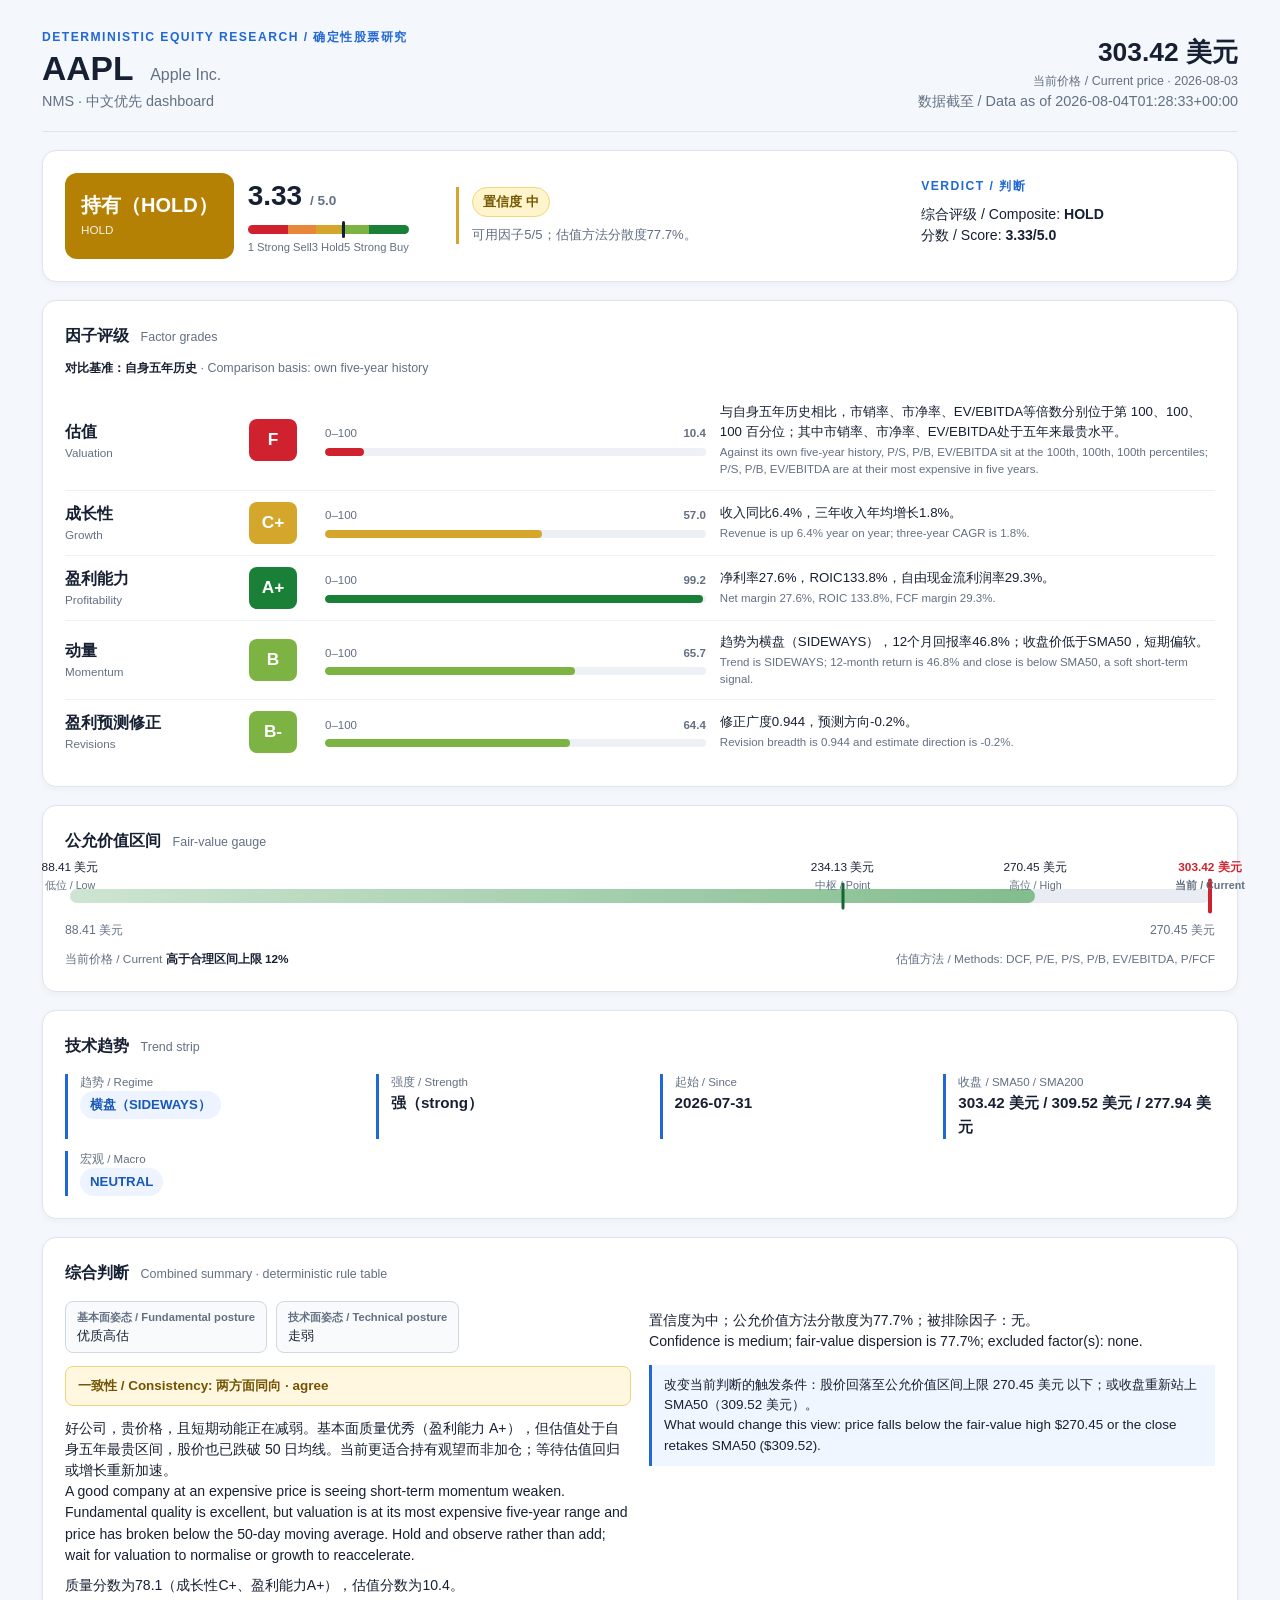
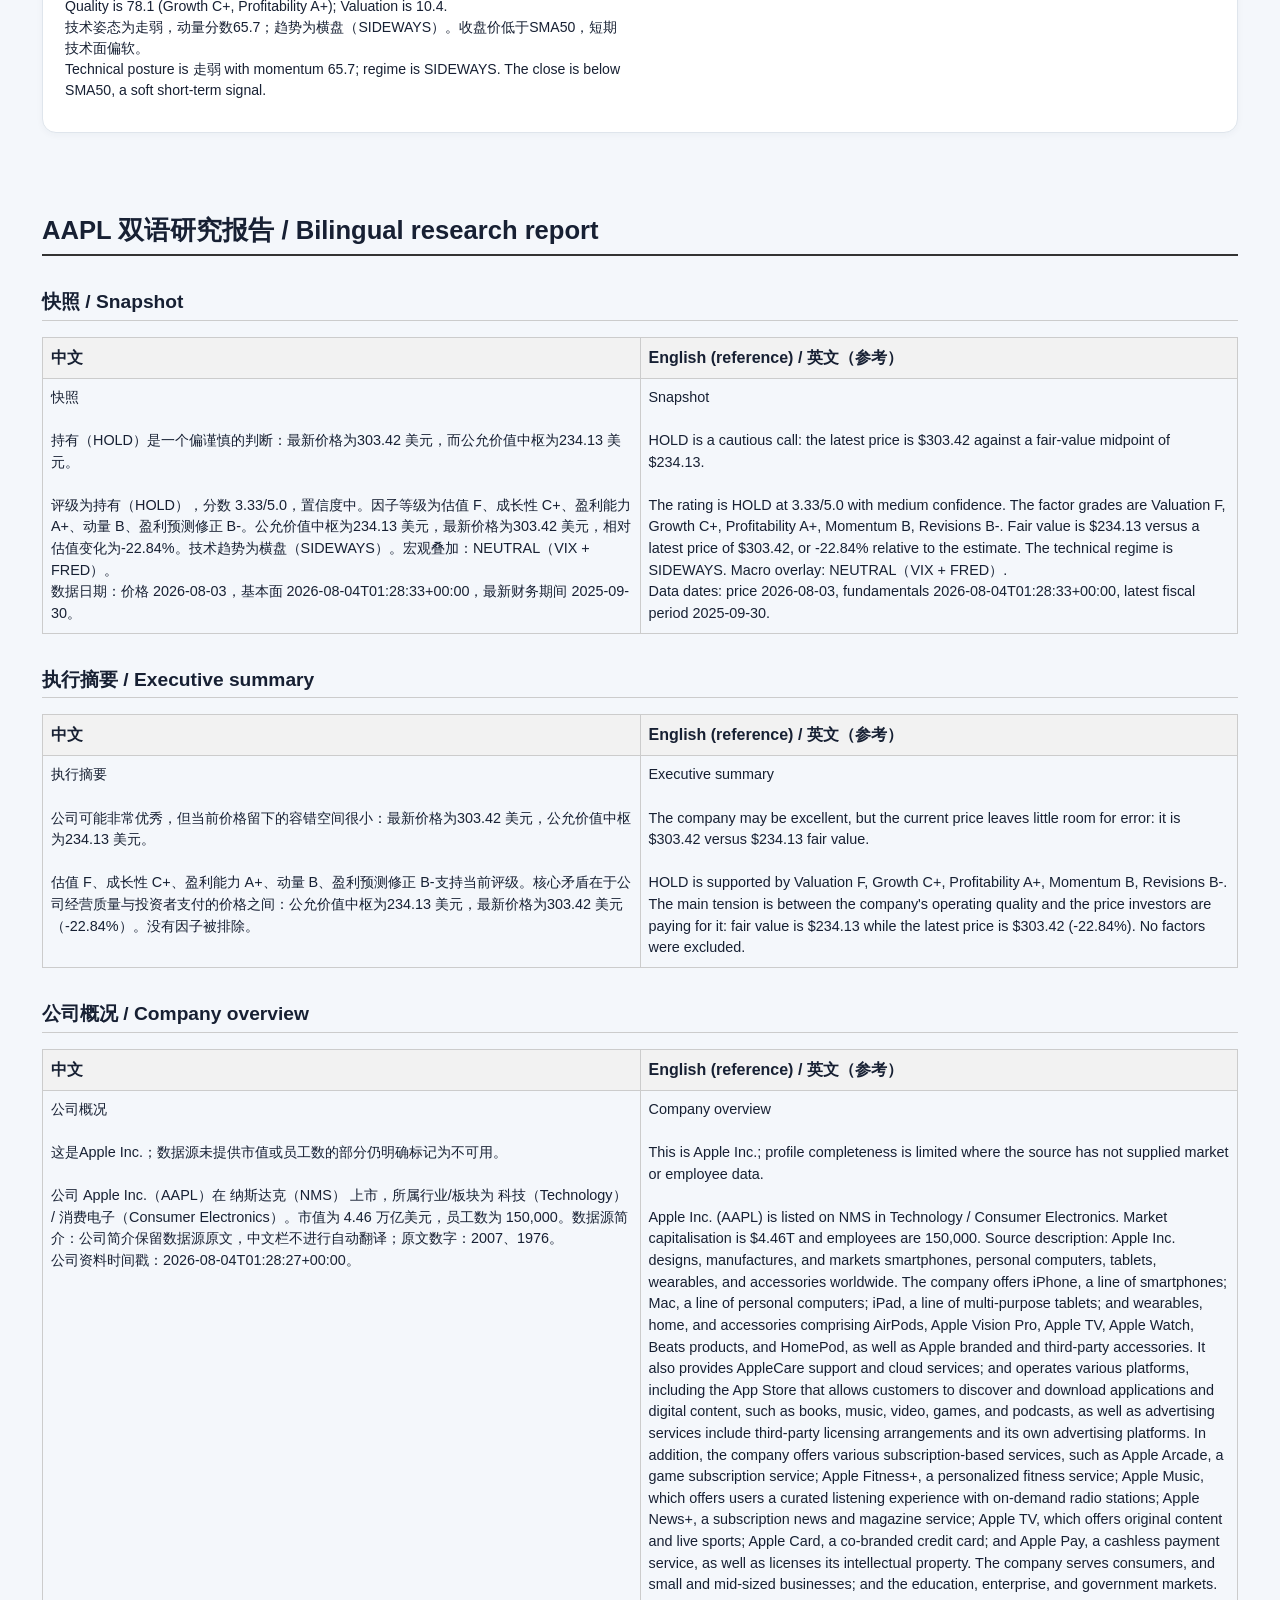
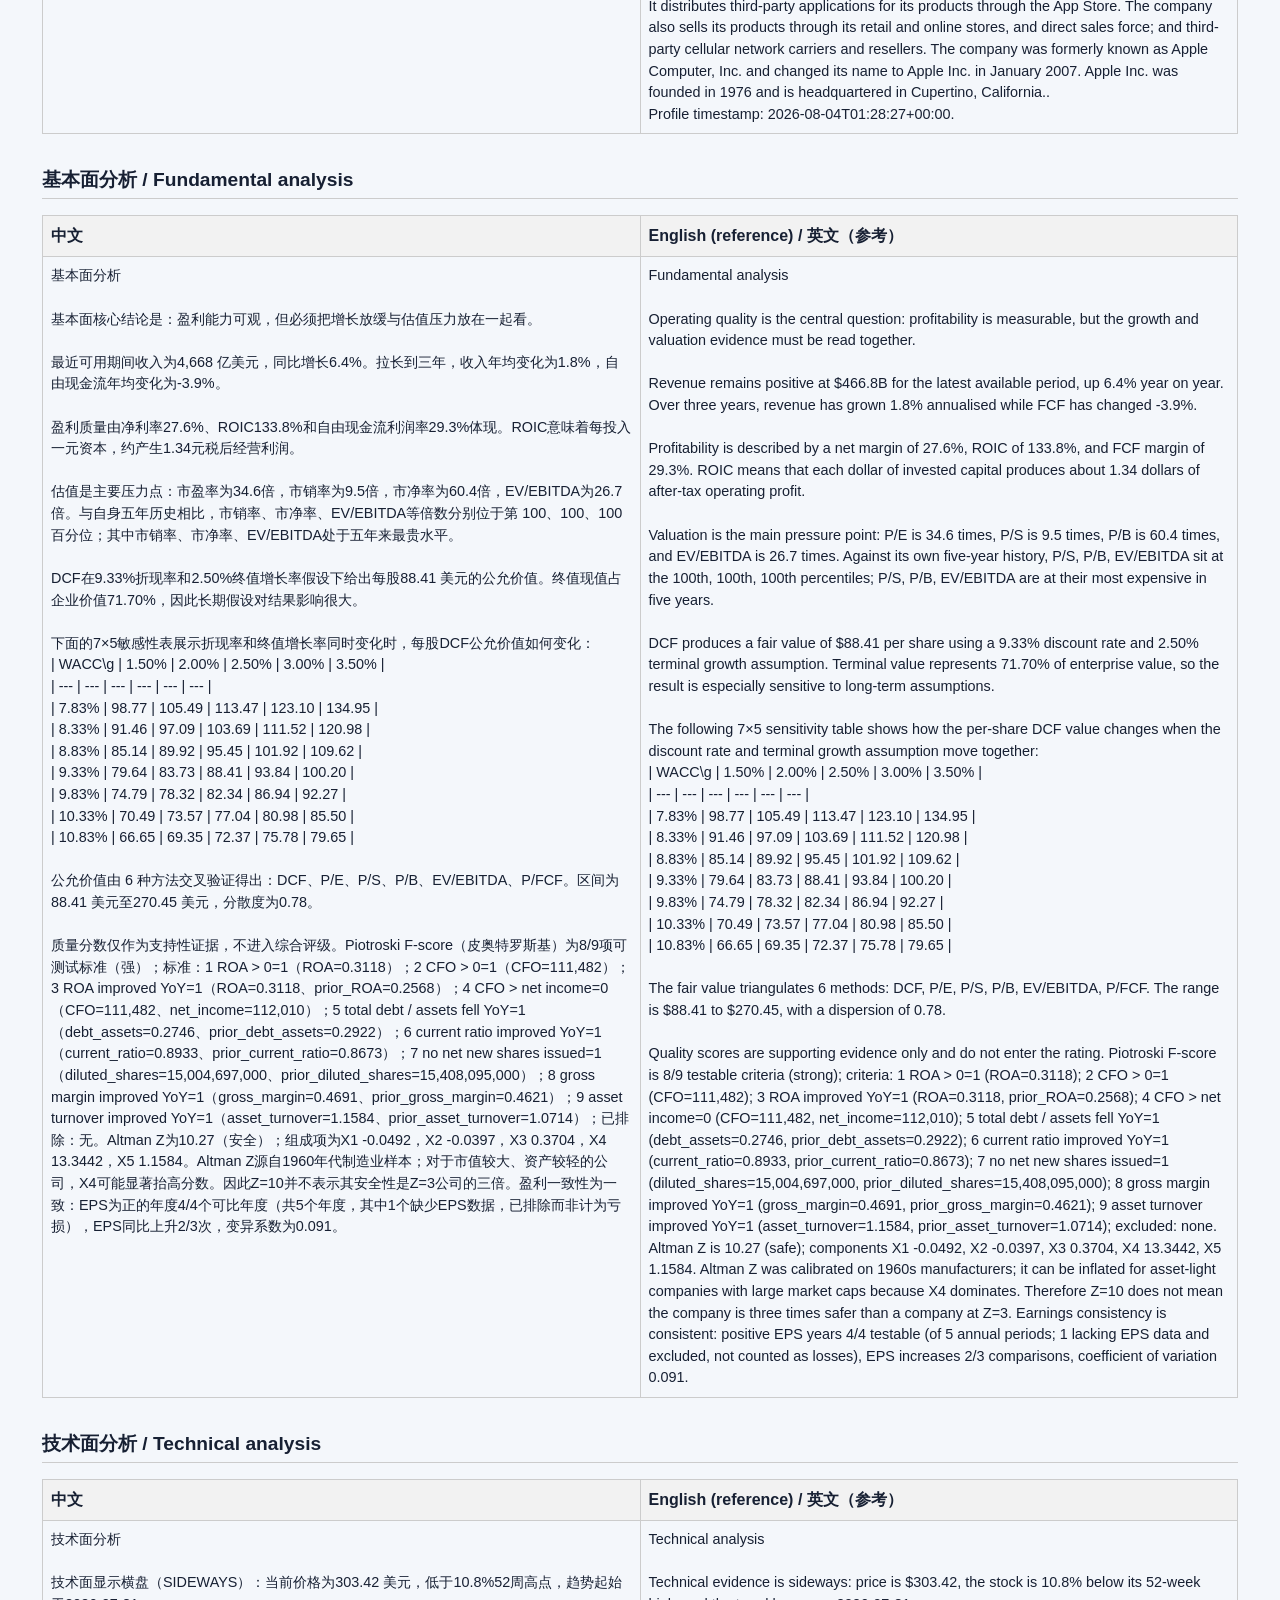
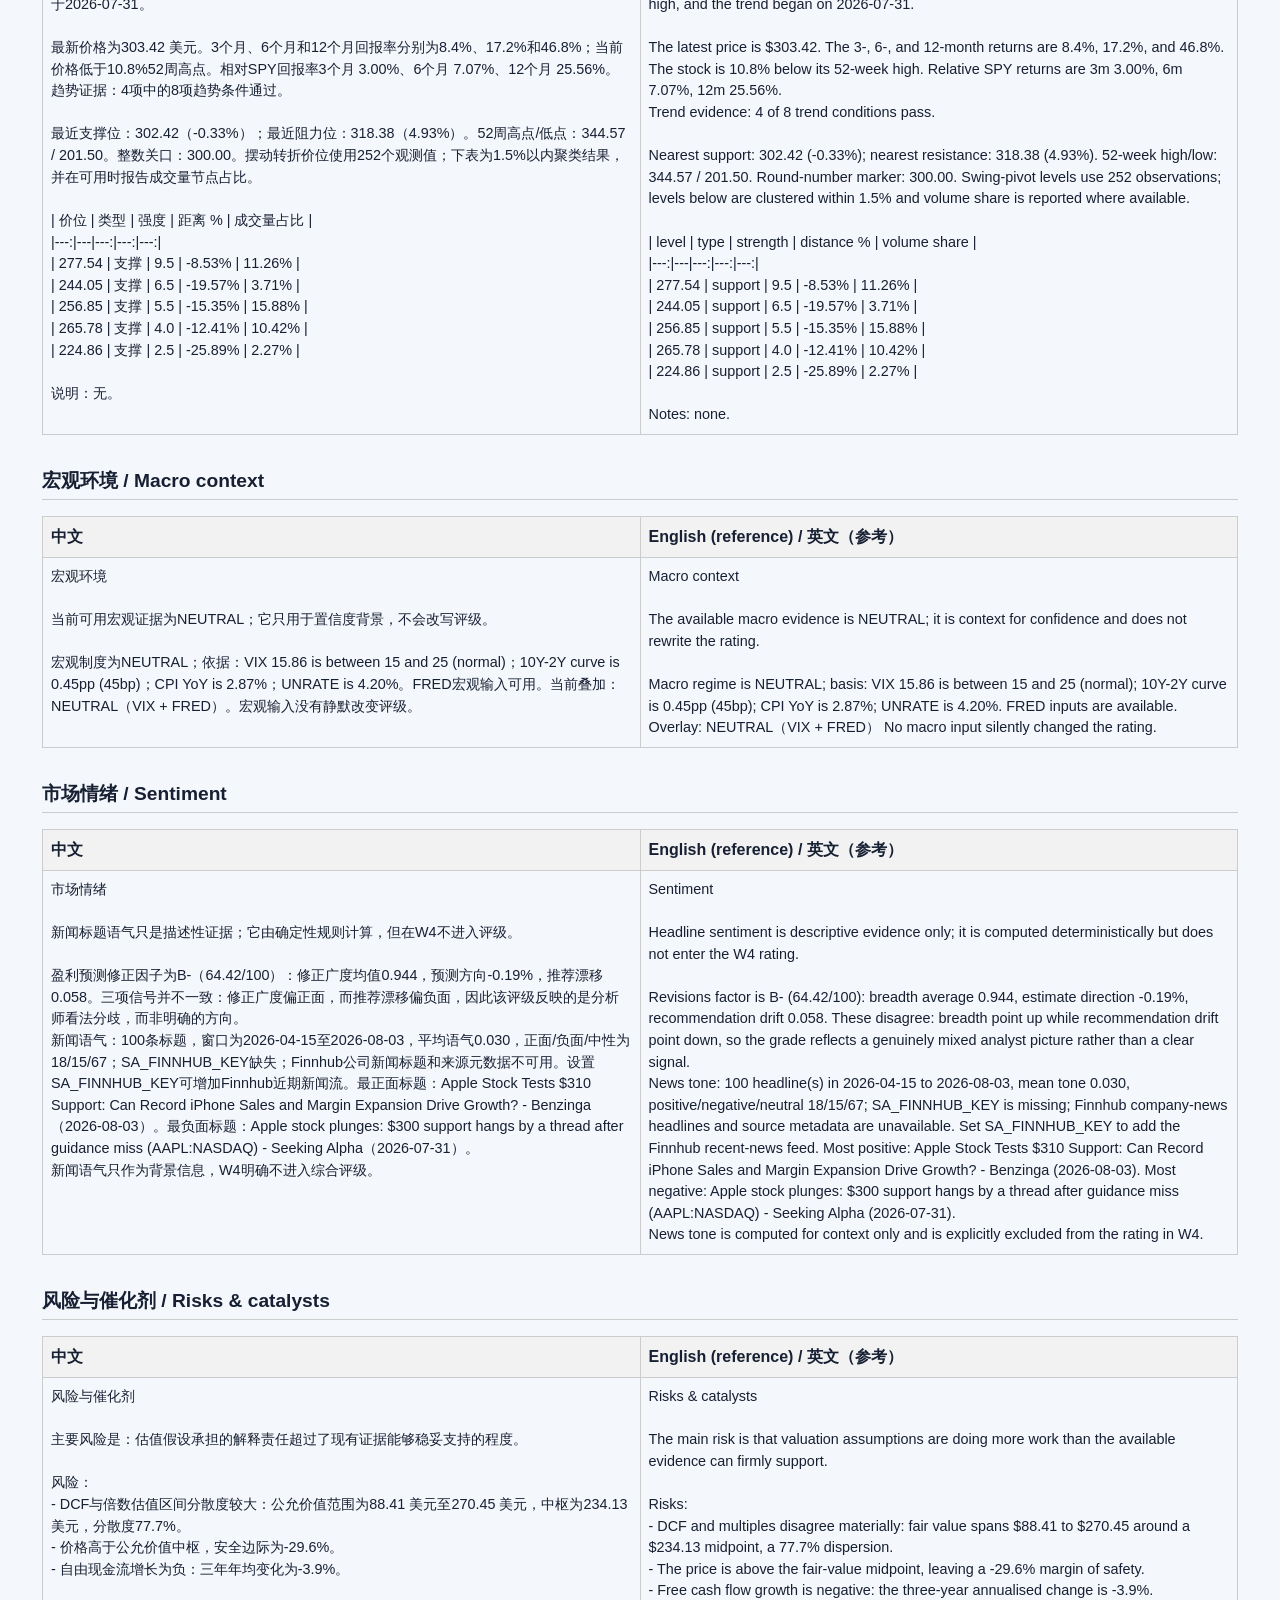
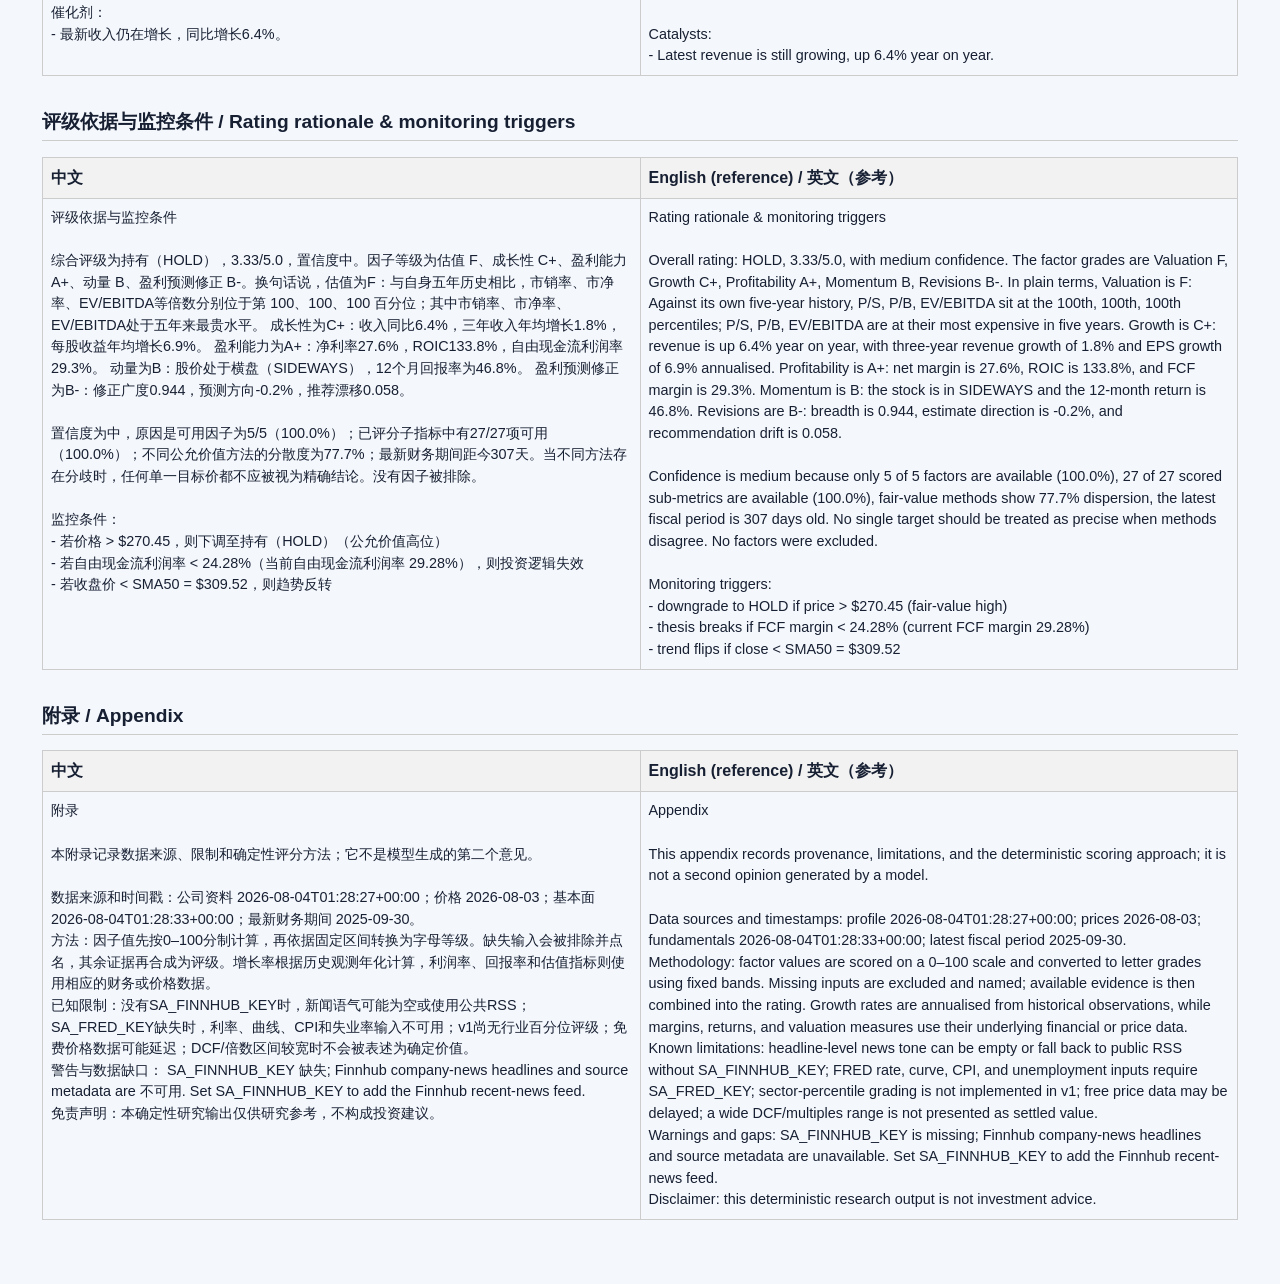
<file: projects/stock/sample-aapl.html>
<!doctype html><html lang='zh-Hans'><head><meta charset='utf-8'><meta name='viewport' content='width=device-width,initial-scale=1'><title>AAPL research report</title><style>
:root{color-scheme:light;--ink:#172033;--muted:#637083;--line:#dfe5ec;--panel:#fff;--canvas:#f4f7fb;--blue:#2167d5;--green:#1a7f37;--green2:#2da44e;--olive:#7cb342;--gold:#d4a72c;--orange:#e8873a;--red:#cf222e;--grey:#98a2b3}
*{box-sizing:border-box}
body{margin:0;background:var(--canvas);color:var(--ink);font-family:-apple-system,BlinkMacSystemFont,"Segoe UI","PingFang SC","Hiragino Sans GB","Microsoft YaHei",Helvetica,Arial,sans-serif;line-height:1.5}
.dashboard{max-width:1240px;margin:0 auto;padding:24px 22px 56px}
.topbar{display:flex;align-items:flex-end;justify-content:space-between;gap:20px;border-bottom:1px solid var(--line);padding:4px 0 18px}
.eyebrow{color:var(--blue);font-size:.76rem;font-weight:800;letter-spacing:.12em;text-transform:uppercase}
.identity h1{font-size:2.1rem;line-height:1.1;margin:5px 0 3px;border:0;padding:0}
.identity h1 span{color:var(--muted);font-size:1rem;font-weight:500;margin-left:8px}
.identity p,.freshness{color:var(--muted);margin:0;font-size:.9rem}
.price-block{text-align:right;white-space:nowrap}.price{font-size:1.65rem;font-weight:800}.price-block small{display:block;color:var(--muted);font-size:.78rem}
.panel{background:var(--panel);border:1px solid var(--line);border-radius:14px;box-shadow:0 2px 7px rgba(24,39,75,.04);padding:22px;margin-top:18px}
.panel h2{font-size:1.03rem;margin:0 0 16px;border:0;padding:0}.panel h2 small{color:var(--muted);font-size:.78rem;font-weight:500;margin-left:7px}
.hero{display:grid;grid-template-columns:minmax(245px,1fr) minmax(260px,1.2fr) minmax(210px,.8fr);align-items:center;gap:24px}
.hero-verdict{display:flex;align-items:center;gap:14px}.verdict-badge{border-radius:12px;color:#fff;display:inline-flex;flex-direction:column;justify-content:center;min-width:142px;min-height:86px;padding:11px 16px}.verdict-badge strong{font-size:1.25rem;line-height:1.15}.verdict-badge span{font-size:.73rem;opacity:.9;margin-top:4px}.verdict-strong-buy{background:#116329}.verdict-buy{background:#1a7f37}.verdict-hold{background:#b58105}.verdict-sell{background:#d05a26}.verdict-strong-sell{background:#a40e1f}.verdict-unavailable{background:#667085}
.score-number{font-size:1.75rem;font-weight:800}.score-number small{font-size:.85rem;color:var(--muted);font-weight:600}.scale{margin-top:8px}.scale-track{height:9px;border-radius:99px;background:linear-gradient(90deg,#cf222e 0 25%,#e8873a 25% 42%,#d4a72c 42% 58%,#7cb342 58% 75%,#1a7f37 75%);position:relative}.scale-track:after{content:"";position:absolute;top:-4px;bottom:-4px;width:3px;background:var(--ink);border-radius:3px;left:var(--score-position)}.scale-labels{display:flex;justify-content:space-between;color:var(--muted);font-size:.7rem;margin-top:5px}
.confidence{border-left:3px solid #d4a72c;padding-left:13px}.chip{display:inline-block;border-radius:99px;background:#fff4cc;color:#765800;border:1px solid #f0d778;font-size:.82rem;font-weight:800;padding:4px 10px}.confidence p{margin:8px 0 0;color:var(--muted);font-size:.82rem}
.comparison{color:var(--muted);font-size:.78rem;margin:-5px 0 14px}.comparison strong{color:var(--ink)}
.factor-row{display:grid;grid-template-columns:170px 62px minmax(140px,1fr) minmax(260px,1.3fr);align-items:center;gap:14px;padding:11px 0;border-top:1px solid #edf0f4}.factor-row:first-of-type{border-top:0}.factor-name{font-weight:750}.factor-name span{display:block;color:var(--muted);font-size:.73rem;font-weight:500}.grade-box{width:48px;height:42px;border-radius:8px;display:flex;align-items:center;justify-content:center;color:white;font-weight:850;font-size:1.08rem}.green-strong{background:var(--green)}.green{background:var(--green2)}.olive{background:var(--olive)}.gold{background:var(--gold)}.orange{background:var(--orange)}.red{background:var(--red)}.muted{background:var(--grey)}.strength-head{display:flex;justify-content:space-between;color:var(--muted);font-size:.72rem;margin-bottom:5px}.strength-track{height:8px;background:#edf0f4;border-radius:99px;overflow:hidden}.strength-fill{height:100%;border-radius:99px}.factor-reading{font-size:.83rem}.factor-reading em{display:block;color:var(--muted);font-style:normal;font-size:.72rem;margin-top:2px}
.gauge-summary{display:flex;justify-content:space-between;gap:16px;align-items:baseline}.gauge-summary strong{font-size:1.15rem}.overshoot{color:var(--red);font-weight:800;font-size:.86rem}.gauge{position:relative;margin:36px 5px 4px}.gauge-track{height:14px;background:#e9edf3;border-radius:99px;position:relative}.gauge-range{position:absolute;height:100%;left:var(--range-left);width:var(--range-width);background:linear-gradient(90deg,#cde5d2,#82bd8d);border-radius:99px}.gauge-point,.gauge-current{position:absolute;top:50%;width:3px;height:27px;transform:translate(-50%,-50%);border-radius:3px}.gauge-point{background:#166534}.gauge-current{background:var(--red);width:4px;height:35px}.gauge-label{position:absolute;top:-30px;transform:translateX(-50%);text-align:center;white-space:nowrap;font-size:.74rem}.gauge-label small{display:block;color:var(--muted);font-size:.67rem}.gauge-current-label{color:var(--red);font-weight:800}.gauge-endpoints{display:flex;justify-content:space-between;margin-top:18px;color:var(--muted);font-size:.77rem}.gauge-key{display:flex;justify-content:space-between;gap:10px;color:var(--muted);font-size:.74rem;margin-top:12px}.gauge-key b{color:var(--ink)}
.trend-strip{display:grid;grid-template-columns:1.1fr 1fr 1fr 1fr;gap:12px}.trend-item{border-left:3px solid var(--blue);padding-left:12px}.trend-item small{display:block;color:var(--muted);font-size:.72rem}.trend-item strong{font-size:.95rem}.trend-badge{display:inline-block;border-radius:99px;background:#eef4ff;color:#1858b9;padding:4px 10px;font-size:.83rem;font-weight:800}
.summary-grid{display:grid;grid-template-columns:1fr 1fr;gap:18px}.summary-posture{display:flex;gap:9px;flex-wrap:wrap;margin-bottom:13px}.posture{border:1px solid #cfd8e6;border-radius:8px;padding:7px 11px;background:#f8fafc;font-size:.8rem}.posture b{display:block;font-size:.7rem;color:var(--muted);font-weight:600}.consistency{border-radius:8px;background:#fff7e0;color:#735400;border:1px solid #efd37d;padding:9px 12px;font-weight:800;font-size:.84rem;margin-bottom:12px}.summary-copy{font-size:.88rem;margin:9px 0}.summary-copy strong{font-weight:800}.trigger{border-left:3px solid var(--blue);background:#f0f6ff;padding:10px 12px;font-size:.84rem;margin-top:13px}.summary-meta{border-top:1px solid var(--line);margin-top:15px;padding-top:12px;color:var(--muted);font-size:.78rem}
.prose{max-width:1240px;margin:0 auto;padding:0 22px 56px}.prose h1{font-size:1.6rem;border-bottom:2px solid #333;padding-bottom:.3rem}.prose h2{font-size:1.2rem;margin-top:2rem;border-bottom:1px solid #ccc;padding-bottom:.2rem}.prose table{border-collapse:collapse;width:100%;margin:.5rem 0;table-layout:fixed}.prose th,.prose td{border:1px solid #ccc;padding:.5rem;vertical-align:top;width:50%}.prose th{background:#f2f2f2;text-align:left}.prose pre{white-space:pre-wrap;word-wrap:break-word;margin:0;font-family:inherit;font-size:.9rem}.prose p{margin:.5rem 0}
@media(max-width:900px){.hero{grid-template-columns:1fr 1fr}.confidence{grid-column:1/-1}.trend-strip{grid-template-columns:1fr 1fr}}
@media(max-width:700px){.dashboard{padding:16px 12px 36px}.topbar{align-items:flex-start;flex-direction:column}.price-block{text-align:left}.hero,.summary-grid{grid-template-columns:1fr}.factor-row{grid-template-columns:1fr 55px;gap:9px}.factor-row .strength{grid-column:1/-1}.factor-row .factor-reading{grid-column:1/-1}.trend-strip{grid-template-columns:1fr 1fr}.prose{padding:0 12px 36px}.prose th,.prose td{display:block;width:auto}.gauge{margin-left:0;margin-right:0}.gauge-label{font-size:.65rem}}
</style></head><body>
<main class='dashboard'>
  <header class='topbar'><div class='identity'><div class='eyebrow'>Deterministic equity research / 确定性股票研究</div><h1>AAPL <span>Apple Inc.</span></h1><p>NMS · 中文优先 dashboard</p></div><div class='price-block'><div class='price'>303.42 美元</div><small>当前价格 / Current price · 2026-08-03</small><div class='freshness'>数据截至 / Data as of 2026-08-04T01:28:33+00:00</div></div></header>
  <section class='panel hero'><div class='hero-verdict'><div class='verdict-badge verdict-hold'><strong>持有（HOLD）</strong><span>HOLD</span></div><div><div class='score-number'>3.33 <small>/ 5.0</small></div><div class='scale'><div class='scale-track' style='--score-position:58.35%'></div><div class='scale-labels'><span>1 Strong Sell</span><span>3 Hold</span><span>5 Strong Buy</span></div></div></div></div><div class='confidence'><span class='chip'>置信度 中</span><p>可用因子5/5；估值方法分散度77.7%。</p></div><div><div class='eyebrow'>Verdict / 判断</div><p class='summary-copy'>综合评级 / Composite: <strong>HOLD</strong><br>分数 / Score: <strong>3.33/5.0</strong></p></div></section>
  <section class='panel'><h2>因子评级 <small>Factor grades</small></h2><p class='comparison'><strong>对比基准：自身五年历史</strong> · Comparison basis: own five-year history</p><div class='factor-row'><div class='factor-name'>估值<span>Valuation</span></div><div class='grade-box red' aria-label='F'>F</div><div class='strength'><div class='strength-head'><span>0–100</span><strong>10.4</strong></div><div class='strength-track'><div class='strength-fill red' style='width:10.35%'></div></div></div><div class='factor-reading'>与自身五年历史相比，市销率、市净率、EV/EBITDA等倍数分别位于第 100、100、100 百分位；其中市销率、市净率、EV/EBITDA处于五年来最贵水平。<em>Against its own five-year history, P/S, P/B, EV/EBITDA sit at the 100th, 100th, 100th percentiles; P/S, P/B, EV/EBITDA are at their most expensive in five years.</em></div></div><div class='factor-row'><div class='factor-name'>成长性<span>Growth</span></div><div class='grade-box gold' aria-label='C+'>C+</div><div class='strength'><div class='strength-head'><span>0–100</span><strong>57.0</strong></div><div class='strength-track'><div class='strength-fill gold' style='width:56.98%'></div></div></div><div class='factor-reading'>收入同比6.4%，三年收入年均增长1.8%。<em>Revenue is up 6.4% year on year; three-year CAGR is 1.8%.</em></div></div><div class='factor-row'><div class='factor-name'>盈利能力<span>Profitability</span></div><div class='grade-box green-strong' aria-label='A+'>A+</div><div class='strength'><div class='strength-head'><span>0–100</span><strong>99.2</strong></div><div class='strength-track'><div class='strength-fill green-strong' style='width:99.15%'></div></div></div><div class='factor-reading'>净利率27.6%，ROIC133.8%，自由现金流利润率29.3%。<em>Net margin 27.6%, ROIC 133.8%, FCF margin 29.3%.</em></div></div><div class='factor-row'><div class='factor-name'>动量<span>Momentum</span></div><div class='grade-box olive' aria-label='B'>B</div><div class='strength'><div class='strength-head'><span>0–100</span><strong>65.7</strong></div><div class='strength-track'><div class='strength-fill olive' style='width:65.69%'></div></div></div><div class='factor-reading'>趋势为横盘（SIDEWAYS），12个月回报率46.8%；收盘价低于SMA50，短期偏软。<em>Trend is SIDEWAYS; 12-month return is 46.8% and close is below SMA50, a soft short-term signal.</em></div></div><div class='factor-row'><div class='factor-name'>盈利预测修正<span>Revisions</span></div><div class='grade-box olive' aria-label='B-'>B-</div><div class='strength'><div class='strength-head'><span>0–100</span><strong>64.4</strong></div><div class='strength-track'><div class='strength-fill olive' style='width:64.42%'></div></div></div><div class='factor-reading'>修正广度0.944，预测方向-0.2%。<em>Revision breadth is 0.944 and estimate direction is -0.2%.</em></div></div></section>
  <section class='panel'><h2>公允价值区间 <small>Fair-value gauge</small></h2><div class='gauge' style='--range-left:0.00%;--range-width:84.66%'><div class='gauge-track'><span class='gauge-range'></span><span class='gauge-point' style='left:67.77%'></span><span class='gauge-current' style='left:100.00%'></span><span class='gauge-label' style='left:0.00%'>88.41 美元<small>低位 / Low</small></span><span class='gauge-label' style='left:67.77%'>234.13 美元<small>中枢 / Point</small></span><span class='gauge-label' style='left:84.66%'>270.45 美元<small>高位 / High</small></span><span class='gauge-label gauge-current-label' style='left:100.00%'>303.42 美元<small>当前 / Current</small></span></div></div><div class='gauge-endpoints'><span>88.41 美元</span><span>270.45 美元</span></div><div class='gauge-key'><span>当前价格 / Current <b>高于合理区间上限 12%</b></span><span>估值方法 / Methods: DCF, P/E, P/S, P/B, EV/EBITDA, P/FCF</span></div></section>
  <section class='panel'><h2>技术趋势 <small>Trend strip</small></h2><div class='trend-strip'><div class='trend-item'><small>趋势 / Regime</small><span class='trend-badge'>横盘（SIDEWAYS）</span></div><div class='trend-item'><small>强度 / Strength</small><strong>强（strong）</strong></div><div class='trend-item'><small>起始 / Since</small><strong>2026-07-31</strong></div><div class='trend-item'><small>收盘 / SMA50 / SMA200</small><strong>303.42 美元 / 309.52 美元 / 277.94 美元</strong></div><div class='trend-item'><small>宏观 / Macro</small><span class='trend-badge'>NEUTRAL</span></div></div></section>
  <section class='panel'><h2>综合判断 <small>Combined summary · deterministic rule table</small></h2><div class='summary-grid'><div><div class='summary-posture'><div class='posture'><b>基本面姿态 / Fundamental posture</b>优质高估</div><div class='posture'><b>技术面姿态 / Technical posture</b>走弱</div></div><div class='consistency'>一致性 / Consistency: 两方面同向 · agree</div><p class='summary-copy'>好公司，贵价格，且短期动能正在减弱。基本面质量优秀（盈利能力 A+），但估值处于自身五年最贵区间，股价也已跌破 50 日均线。当前更适合持有观望而非加仓；等待估值回归或增长重新加速。<br><span class='muted-copy'>A good company at an expensive price is seeing short-term momentum weaken. Fundamental quality is excellent, but valuation is at its most expensive five-year range and price has broken below the 50-day moving average. Hold and observe rather than add; wait for valuation to normalise or growth to reaccelerate.</span></p><p class='summary-copy'>质量分数为78.1（成长性C+、盈利能力A+），估值分数为10.4。<br><span class='muted-copy'>Quality is 78.1 (Growth C+, Profitability A+); Valuation is 10.4.</span><br>技术姿态为走弱，动量分数65.7；趋势为横盘（SIDEWAYS）。收盘价低于SMA50，短期技术面偏软。<br><span class='muted-copy'>Technical posture is 走弱 with momentum 65.7; regime is SIDEWAYS. The close is below SMA50, a soft short-term signal.</span></p></div><div><p class='summary-copy'>置信度为中；公允价值方法分散度为77.7%；被排除因子：无。<br><span class='muted-copy'>Confidence is medium; fair-value dispersion is 77.7%; excluded factor(s): none.</span></p><div class='trigger'>改变当前判断的触发条件：股价回落至公允价值区间上限 270.45 美元 以下；或收盘重新站上SMA50（309.52 美元）。<br><span class='muted-copy'>What would change this view: price falls below the fair-value high $270.45 or the close retakes SMA50 ($309.52).</span></div></div></div></section>
</main>
<section class='prose'><h1>AAPL 双语研究报告 / Bilingual research report</h1><h2>快照 / Snapshot</h2><table><tr><th>中文</th><th>English (reference) / 英文（参考）</th></tr><tr><td><pre>快照

持有（HOLD）是一个偏谨慎的判断：最新价格为303.42 美元，而公允价值中枢为234.13 美元。

评级为持有（HOLD），分数 3.33/5.0，置信度中。因子等级为估值 F、成长性 C+、盈利能力 A+、动量 B、盈利预测修正 B-。公允价值中枢为234.13 美元，最新价格为303.42 美元，相对估值变化为-22.84%。技术趋势为横盘（SIDEWAYS）。宏观叠加：NEUTRAL（VIX + FRED）。
数据日期：价格 2026-08-03，基本面 2026-08-04T01:28:33+00:00，最新财务期间 2025-09-30。</pre></td><td><pre>Snapshot

HOLD is a cautious call: the latest price is $303.42 against a fair-value midpoint of $234.13.

The rating is HOLD at 3.33/5.0 with medium confidence. The factor grades are Valuation F, Growth C+, Profitability A+, Momentum B, Revisions B-. Fair value is $234.13 versus a latest price of $303.42, or -22.84% relative to the estimate. The technical regime is SIDEWAYS. Macro overlay: NEUTRAL（VIX + FRED）.
Data dates: price 2026-08-03, fundamentals 2026-08-04T01:28:33+00:00, latest fiscal period 2025-09-30.</pre></td></tr></table><h2>执行摘要 / Executive summary</h2><table><tr><th>中文</th><th>English (reference) / 英文（参考）</th></tr><tr><td><pre>执行摘要

公司可能非常优秀，但当前价格留下的容错空间很小：最新价格为303.42 美元，公允价值中枢为234.13 美元。

估值 F、成长性 C+、盈利能力 A+、动量 B、盈利预测修正 B-支持当前评级。核心矛盾在于公司经营质量与投资者支付的价格之间：公允价值中枢为234.13 美元，最新价格为303.42 美元（-22.84%）。没有因子被排除。</pre></td><td><pre>Executive summary

The company may be excellent, but the current price leaves little room for error: it is $303.42 versus $234.13 fair value.

HOLD is supported by Valuation F, Growth C+, Profitability A+, Momentum B, Revisions B-. The main tension is between the company&#x27;s operating quality and the price investors are paying for it: fair value is $234.13 while the latest price is $303.42 (-22.84%). No factors were excluded.</pre></td></tr></table><h2>公司概况 / Company overview</h2><table><tr><th>中文</th><th>English (reference) / 英文（参考）</th></tr><tr><td><pre>公司概况

这是Apple Inc.；数据源未提供市值或员工数的部分仍明确标记为不可用。

公司 Apple Inc.（AAPL）在 纳斯达克（NMS） 上市，所属行业/板块为 科技（Technology） / 消费电子（Consumer Electronics）。市值为 4.46 万亿美元，员工数为 150,000。数据源简介：公司简介保留数据源原文，中文栏不进行自动翻译；原文数字：2007、1976。
公司资料时间戳：2026-08-04T01:28:27+00:00。</pre></td><td><pre>Company overview

This is Apple Inc.; profile completeness is limited where the source has not supplied market or employee data.

Apple Inc. (AAPL) is listed on NMS in Technology / Consumer Electronics. Market capitalisation is $4.46T and employees are 150,000. Source description: Apple Inc. designs, manufactures, and markets smartphones, personal computers, tablets, wearables, and accessories worldwide. The company offers iPhone, a line of smartphones; Mac, a line of personal computers; iPad, a line of multi-purpose tablets; and wearables, home, and accessories comprising AirPods, Apple Vision Pro, Apple TV, Apple Watch, Beats products, and HomePod, as well as Apple branded and third-party accessories. It also provides AppleCare support and cloud services; and operates various platforms, including the App Store that allows customers to discover and download applications and digital content, such as books, music, video, games, and podcasts, as well as advertising services include third-party licensing arrangements and its own advertising platforms. In addition, the company offers various subscription-based services, such as Apple Arcade, a game subscription service; Apple Fitness+, a personalized fitness service; Apple Music, which offers users a curated listening experience with on-demand radio stations; Apple News+, a subscription news and magazine service; Apple TV, which offers original content and live sports; Apple Card, a co-branded credit card; and Apple Pay, a cashless payment service, as well as licenses its intellectual property. The company serves consumers, and small and mid-sized businesses; and the education, enterprise, and government markets. It distributes third-party applications for its products through the App Store. The company also sells its products through its retail and online stores, and direct sales force; and third-party cellular network carriers and resellers. The company was formerly known as Apple Computer, Inc. and changed its name to Apple Inc. in January 2007. Apple Inc. was founded in 1976 and is headquartered in Cupertino, California..
Profile timestamp: 2026-08-04T01:28:27+00:00.</pre></td></tr></table><h2>基本面分析 / Fundamental analysis</h2><table><tr><th>中文</th><th>English (reference) / 英文（参考）</th></tr><tr><td><pre>基本面分析

基本面核心结论是：盈利能力可观，但必须把增长放缓与估值压力放在一起看。

最近可用期间收入为4,668 亿美元，同比增长6.4%。拉长到三年，收入年均变化为1.8%，自由现金流年均变化为-3.9%。

盈利质量由净利率27.6%、ROIC133.8%和自由现金流利润率29.3%体现。ROIC意味着每投入一元资本，约产生1.34元税后经营利润。

估值是主要压力点：市盈率为34.6倍，市销率为9.5倍，市净率为60.4倍，EV/EBITDA为26.7倍。与自身五年历史相比，市销率、市净率、EV/EBITDA等倍数分别位于第 100、100、100 百分位；其中市销率、市净率、EV/EBITDA处于五年来最贵水平。

DCF在9.33%折现率和2.50%终值增长率假设下给出每股88.41 美元的公允价值。终值现值占企业价值71.70%，因此长期假设对结果影响很大。

下面的7×5敏感性表展示折现率和终值增长率同时变化时，每股DCF公允价值如何变化：
| WACC\g | 1.50% | 2.00% | 2.50% | 3.00% | 3.50% |
| --- | --- | --- | --- | --- | --- |
| 7.83% | 98.77 | 105.49 | 113.47 | 123.10 | 134.95 |
| 8.33% | 91.46 | 97.09 | 103.69 | 111.52 | 120.98 |
| 8.83% | 85.14 | 89.92 | 95.45 | 101.92 | 109.62 |
| 9.33% | 79.64 | 83.73 | 88.41 | 93.84 | 100.20 |
| 9.83% | 74.79 | 78.32 | 82.34 | 86.94 | 92.27 |
| 10.33% | 70.49 | 73.57 | 77.04 | 80.98 | 85.50 |
| 10.83% | 66.65 | 69.35 | 72.37 | 75.78 | 79.65 |

公允价值由 6 种方法交叉验证得出：DCF、P/E、P/S、P/B、EV/EBITDA、P/FCF。区间为88.41 美元至270.45 美元，分散度为0.78。

质量分数仅作为支持性证据，不进入综合评级。Piotroski F-score（皮奥特罗斯基）为8/9项可测试标准（强）；标准：1 ROA &gt; 0=1（ROA=0.3118）；2 CFO &gt; 0=1（CFO=111,482）；3 ROA improved YoY=1（ROA=0.3118、prior_ROA=0.2568）；4 CFO &gt; net income=0（CFO=111,482、net_income=112,010）；5 total debt / assets fell YoY=1（debt_assets=0.2746、prior_debt_assets=0.2922）；6 current ratio improved YoY=1（current_ratio=0.8933、prior_current_ratio=0.8673）；7 no net new shares issued=1（diluted_shares=15,004,697,000、prior_diluted_shares=15,408,095,000）；8 gross margin improved YoY=1（gross_margin=0.4691、prior_gross_margin=0.4621）；9 asset turnover improved YoY=1（asset_turnover=1.1584、prior_asset_turnover=1.0714）；已排除：无。Altman Z为10.27（安全）；组成项为X1 -0.0492，X2 -0.0397，X3 0.3704，X4 13.3442，X5 1.1584。Altman Z源自1960年代制造业样本；对于市值较大、资产较轻的公司，X4可能显著抬高分数。因此Z=10并不表示其安全性是Z=3公司的三倍。盈利一致性为一致：EPS为正的年度4/4个可比年度（共5个年度，其中1个缺少EPS数据，已排除而非计为亏损），EPS同比上升2/3次，变异系数为0.091。</pre></td><td><pre>Fundamental analysis

Operating quality is the central question: profitability is measurable, but the growth and valuation evidence must be read together.

Revenue remains positive at $466.8B for the latest available period, up 6.4% year on year. Over three years, revenue has grown 1.8% annualised while FCF has changed -3.9%.

Profitability is described by a net margin of 27.6%, ROIC of 133.8%, and FCF margin of 29.3%. ROIC means that each dollar of invested capital produces about 1.34 dollars of after-tax operating profit.

Valuation is the main pressure point: P/E is 34.6 times, P/S is 9.5 times, P/B is 60.4 times, and EV/EBITDA is 26.7 times. Against its own five-year history, P/S, P/B, EV/EBITDA sit at the 100th, 100th, 100th percentiles; P/S, P/B, EV/EBITDA are at their most expensive in five years.

DCF produces a fair value of $88.41 per share using a 9.33% discount rate and 2.50% terminal growth assumption. Terminal value represents 71.70% of enterprise value, so the result is especially sensitive to long-term assumptions.

The following 7×5 sensitivity table shows how the per-share DCF value changes when the discount rate and terminal growth assumption move together:
| WACC\g | 1.50% | 2.00% | 2.50% | 3.00% | 3.50% |
| --- | --- | --- | --- | --- | --- |
| 7.83% | 98.77 | 105.49 | 113.47 | 123.10 | 134.95 |
| 8.33% | 91.46 | 97.09 | 103.69 | 111.52 | 120.98 |
| 8.83% | 85.14 | 89.92 | 95.45 | 101.92 | 109.62 |
| 9.33% | 79.64 | 83.73 | 88.41 | 93.84 | 100.20 |
| 9.83% | 74.79 | 78.32 | 82.34 | 86.94 | 92.27 |
| 10.33% | 70.49 | 73.57 | 77.04 | 80.98 | 85.50 |
| 10.83% | 66.65 | 69.35 | 72.37 | 75.78 | 79.65 |

The fair value triangulates 6 methods: DCF, P/E, P/S, P/B, EV/EBITDA, P/FCF. The range is $88.41 to $270.45, with a dispersion of 0.78.

Quality scores are supporting evidence only and do not enter the rating. Piotroski F-score is 8/9 testable criteria (strong); criteria: 1 ROA &gt; 0=1 (ROA=0.3118); 2 CFO &gt; 0=1 (CFO=111,482); 3 ROA improved YoY=1 (ROA=0.3118, prior_ROA=0.2568); 4 CFO &gt; net income=0 (CFO=111,482, net_income=112,010); 5 total debt / assets fell YoY=1 (debt_assets=0.2746, prior_debt_assets=0.2922); 6 current ratio improved YoY=1 (current_ratio=0.8933, prior_current_ratio=0.8673); 7 no net new shares issued=1 (diluted_shares=15,004,697,000, prior_diluted_shares=15,408,095,000); 8 gross margin improved YoY=1 (gross_margin=0.4691, prior_gross_margin=0.4621); 9 asset turnover improved YoY=1 (asset_turnover=1.1584, prior_asset_turnover=1.0714); excluded: none. Altman Z is 10.27 (safe); components X1 -0.0492, X2 -0.0397, X3 0.3704, X4 13.3442, X5 1.1584. Altman Z was calibrated on 1960s manufacturers; it can be inflated for asset-light companies with large market caps because X4 dominates. Therefore Z=10 does not mean the company is three times safer than a company at Z=3. Earnings consistency is consistent: positive EPS years 4/4 testable (of 5 annual periods; 1 lacking EPS data and excluded, not counted as losses), EPS increases 2/3 comparisons, coefficient of variation 0.091.</pre></td></tr></table><h2>技术面分析 / Technical analysis</h2><table><tr><th>中文</th><th>English (reference) / 英文（参考）</th></tr><tr><td><pre>技术面分析

技术面显示横盘（SIDEWAYS）：当前价格为303.42 美元，低于10.8%52周高点，趋势起始于2026-07-31。

最新价格为303.42 美元。3个月、6个月和12个月回报率分别为8.4%、17.2%和46.8%；当前价格低于10.8%52周高点。相对SPY回报率3个月 3.00%、6个月 7.07%、12个月 25.56%。
趋势证据：4项中的8项趋势条件通过。

最近支撑位：302.42（-0.33%）；最近阻力位：318.38（4.93%）。52周高点/低点：344.57 / 201.50。整数关口：300.00。摆动转折价位使用252个观测值；下表为1.5%以内聚类结果，并在可用时报告成交量节点占比。

| 价位 | 类型 | 强度 | 距离 % | 成交量占比 |
|---:|---|---:|---:|---:|
| 277.54 | 支撑 | 9.5 | -8.53% | 11.26% |
| 244.05 | 支撑 | 6.5 | -19.57% | 3.71% |
| 256.85 | 支撑 | 5.5 | -15.35% | 15.88% |
| 265.78 | 支撑 | 4.0 | -12.41% | 10.42% |
| 224.86 | 支撑 | 2.5 | -25.89% | 2.27% |

说明：无。</pre></td><td><pre>Technical analysis

Technical evidence is sideways: price is $303.42, the stock is 10.8% below its 52-week high, and the trend began on 2026-07-31.

The latest price is $303.42. The 3-, 6-, and 12-month returns are 8.4%, 17.2%, and 46.8%. The stock is 10.8% below its 52-week high. Relative SPY returns are 3m 3.00%, 6m 7.07%, 12m 25.56%.
Trend evidence: 4 of 8 trend conditions pass.

Nearest support: 302.42 (-0.33%); nearest resistance: 318.38 (4.93%). 52-week high/low: 344.57 / 201.50. Round-number marker: 300.00. Swing-pivot levels use 252 observations; levels below are clustered within 1.5% and volume share is reported where available.

| level | type | strength | distance % | volume share |
|---:|---|---:|---:|---:|
| 277.54 | support | 9.5 | -8.53% | 11.26% |
| 244.05 | support | 6.5 | -19.57% | 3.71% |
| 256.85 | support | 5.5 | -15.35% | 15.88% |
| 265.78 | support | 4.0 | -12.41% | 10.42% |
| 224.86 | support | 2.5 | -25.89% | 2.27% |

Notes: none.</pre></td></tr></table><h2>宏观环境 / Macro context</h2><table><tr><th>中文</th><th>English (reference) / 英文（参考）</th></tr><tr><td><pre>宏观环境

当前可用宏观证据为NEUTRAL；它只用于置信度背景，不会改写评级。

宏观制度为NEUTRAL；依据：VIX 15.86 is between 15 and 25 (normal)；10Y-2Y curve is 0.45pp (45bp)；CPI YoY is 2.87%；UNRATE is 4.20%。FRED宏观输入可用。当前叠加：NEUTRAL（VIX + FRED）。宏观输入没有静默改变评级。</pre></td><td><pre>Macro context

The available macro evidence is NEUTRAL; it is context for confidence and does not rewrite the rating.

Macro regime is NEUTRAL; basis: VIX 15.86 is between 15 and 25 (normal); 10Y-2Y curve is 0.45pp (45bp); CPI YoY is 2.87%; UNRATE is 4.20%. FRED inputs are available. Overlay: NEUTRAL（VIX + FRED） No macro input silently changed the rating.</pre></td></tr></table><h2>市场情绪 / Sentiment</h2><table><tr><th>中文</th><th>English (reference) / 英文（参考）</th></tr><tr><td><pre>市场情绪

新闻标题语气只是描述性证据；它由确定性规则计算，但在W4不进入评级。

盈利预测修正因子为B-（64.42/100）：修正广度均值0.944，预测方向-0.19%，推荐漂移0.058。三项信号并不一致：修正广度偏正面，而推荐漂移偏负面，因此该评级反映的是分析师看法分歧，而非明确的方向。
新闻语气：100条标题，窗口为2026-04-15至2026-08-03，平均语气0.030，正面/负面/中性为18/15/67；SA_FINNHUB_KEY缺失；Finnhub公司新闻标题和来源元数据不可用。设置SA_FINNHUB_KEY可增加Finnhub近期新闻流。最正面标题：Apple Stock Tests $310 Support: Can Record iPhone Sales and Margin Expansion Drive Growth? - Benzinga（2026-08-03）。最负面标题：Apple stock plunges: $300 support hangs by a thread after guidance miss (AAPL:NASDAQ) - Seeking Alpha（2026-07-31）。
新闻语气只作为背景信息，W4明确不进入综合评级。</pre></td><td><pre>Sentiment

Headline sentiment is descriptive evidence only; it is computed deterministically but does not enter the W4 rating.

Revisions factor is B- (64.42/100): breadth average 0.944, estimate direction -0.19%, recommendation drift 0.058. These disagree: breadth point up while recommendation drift point down, so the grade reflects a genuinely mixed analyst picture rather than a clear signal.
News tone: 100 headline(s) in 2026-04-15 to 2026-08-03, mean tone 0.030, positive/negative/neutral 18/15/67; SA_FINNHUB_KEY is missing; Finnhub company-news headlines and source metadata are unavailable. Set SA_FINNHUB_KEY to add the Finnhub recent-news feed. Most positive: Apple Stock Tests $310 Support: Can Record iPhone Sales and Margin Expansion Drive Growth? - Benzinga (2026-08-03). Most negative: Apple stock plunges: $300 support hangs by a thread after guidance miss (AAPL:NASDAQ) - Seeking Alpha (2026-07-31).
News tone is computed for context only and is explicitly excluded from the rating in W4.</pre></td></tr></table><h2>风险与催化剂 / Risks &amp; catalysts</h2><table><tr><th>中文</th><th>English (reference) / 英文（参考）</th></tr><tr><td><pre>风险与催化剂

主要风险是：估值假设承担的解释责任超过了现有证据能够稳妥支持的程度。

风险：
- DCF与倍数估值区间分散度较大：公允价值范围为88.41 美元至270.45 美元，中枢为234.13 美元，分散度77.7%。
- 价格高于公允价值中枢，安全边际为-29.6%。
- 自由现金流增长为负：三年年均变化为-3.9%。

催化剂：
- 最新收入仍在增长，同比增长6.4%。</pre></td><td><pre>Risks &amp; catalysts

The main risk is that valuation assumptions are doing more work than the available evidence can firmly support.

Risks:
- DCF and multiples disagree materially: fair value spans $88.41 to $270.45 around a $234.13 midpoint, a 77.7% dispersion.
- The price is above the fair-value midpoint, leaving a -29.6% margin of safety.
- Free cash flow growth is negative: the three-year annualised change is -3.9%.

Catalysts:
- Latest revenue is still growing, up 6.4% year on year.</pre></td></tr></table><h2>评级依据与监控条件 / Rating rationale &amp; monitoring triggers</h2><table><tr><th>中文</th><th>English (reference) / 英文（参考）</th></tr><tr><td><pre>评级依据与监控条件

综合评级为持有（HOLD），3.33/5.0，置信度中。因子等级为估值 F、成长性 C+、盈利能力 A+、动量 B、盈利预测修正 B-。换句话说，估值为F：与自身五年历史相比，市销率、市净率、EV/EBITDA等倍数分别位于第 100、100、100 百分位；其中市销率、市净率、EV/EBITDA处于五年来最贵水平。 成长性为C+：收入同比6.4%，三年收入年均增长1.8%，每股收益年均增长6.9%。 盈利能力为A+：净利率27.6%，ROIC133.8%，自由现金流利润率29.3%。 动量为B：股价处于横盘（SIDEWAYS），12个月回报率为46.8%。 盈利预测修正为B-：修正广度0.944，预测方向-0.2%，推荐漂移0.058。

置信度为中，原因是可用因子为5/5（100.0%）；已评分子指标中有27/27项可用（100.0%）；不同公允价值方法的分散度为77.7%；最新财务期间距今307天。当不同方法存在分歧时，任何单一目标价都不应被视为精确结论。没有因子被排除。

监控条件：
- 若价格 &gt; $270.45，则下调至持有（HOLD）（公允价值高位）
- 若自由现金流利润率 &lt; 24.28%（当前自由现金流利润率 29.28%），则投资逻辑失效
- 若收盘价 &lt; SMA50 = $309.52，则趋势反转</pre></td><td><pre>Rating rationale &amp; monitoring triggers

Overall rating: HOLD, 3.33/5.0, with medium confidence. The factor grades are Valuation F, Growth C+, Profitability A+, Momentum B, Revisions B-. In plain terms, Valuation is F: Against its own five-year history, P/S, P/B, EV/EBITDA sit at the 100th, 100th, 100th percentiles; P/S, P/B, EV/EBITDA are at their most expensive in five years. Growth is C+: revenue is up 6.4% year on year, with three-year revenue growth of 1.8% and EPS growth of 6.9% annualised. Profitability is A+: net margin is 27.6%, ROIC is 133.8%, and FCF margin is 29.3%. Momentum is B: the stock is in SIDEWAYS and the 12-month return is 46.8%. Revisions are B-: breadth is 0.944, estimate direction is -0.2%, and recommendation drift is 0.058.

Confidence is medium because only 5 of 5 factors are available (100.0%), 27 of 27 scored sub-metrics are available (100.0%), fair-value methods show 77.7% dispersion, the latest fiscal period is 307 days old. No single target should be treated as precise when methods disagree. No factors were excluded.

Monitoring triggers:
- downgrade to HOLD if price &gt; $270.45 (fair-value high)
- thesis breaks if FCF margin &lt; 24.28% (current FCF margin 29.28%)
- trend flips if close &lt; SMA50 = $309.52</pre></td></tr></table><h2>附录 / Appendix</h2><table><tr><th>中文</th><th>English (reference) / 英文（参考）</th></tr><tr><td><pre>附录

本附录记录数据来源、限制和确定性评分方法；它不是模型生成的第二个意见。

数据来源和时间戳：公司资料 2026-08-04T01:28:27+00:00；价格 2026-08-03；基本面 2026-08-04T01:28:33+00:00；最新财务期间 2025-09-30。
方法：因子值先按0–100分制计算，再依据固定区间转换为字母等级。缺失输入会被排除并点名，其余证据再合成为评级。增长率根据历史观测年化计算，利润率、回报率和估值指标则使用相应的财务或价格数据。
已知限制：没有SA_FINNHUB_KEY时，新闻语气可能为空或使用公共RSS；SA_FRED_KEY缺失时，利率、曲线、CPI和失业率输入不可用；v1尚无行业百分位评级；免费价格数据可能延迟；DCF/倍数区间较宽时不会被表述为确定价值。
警告与数据缺口： SA_FINNHUB_KEY 缺失; Finnhub company-news headlines and source metadata are 不可用. Set SA_FINNHUB_KEY to add the Finnhub recent-news feed.
免责声明：本确定性研究输出仅供研究参考，不构成投资建议。</pre></td><td><pre>Appendix

This appendix records provenance, limitations, and the deterministic scoring approach; it is not a second opinion generated by a model.

Data sources and timestamps: profile 2026-08-04T01:28:27+00:00; prices 2026-08-03; fundamentals 2026-08-04T01:28:33+00:00; latest fiscal period 2025-09-30.
Methodology: factor values are scored on a 0–100 scale and converted to letter grades using fixed bands. Missing inputs are excluded and named; available evidence is then combined into the rating. Growth rates are annualised from historical observations, while margins, returns, and valuation measures use their underlying financial or price data.
Known limitations: headline-level news tone can be empty or fall back to public RSS without SA_FINNHUB_KEY; FRED rate, curve, CPI, and unemployment inputs require SA_FRED_KEY; sector-percentile grading is not implemented in v1; free price data may be delayed; a wide DCF/multiples range is not presented as settled value.
Warnings and gaps: SA_FINNHUB_KEY is missing; Finnhub company-news headlines and source metadata are unavailable. Set SA_FINNHUB_KEY to add the Finnhub recent-news feed.
Disclaimer: this deterministic research output is not investment advice.</pre></td></tr></table></section></body></html>
</file>
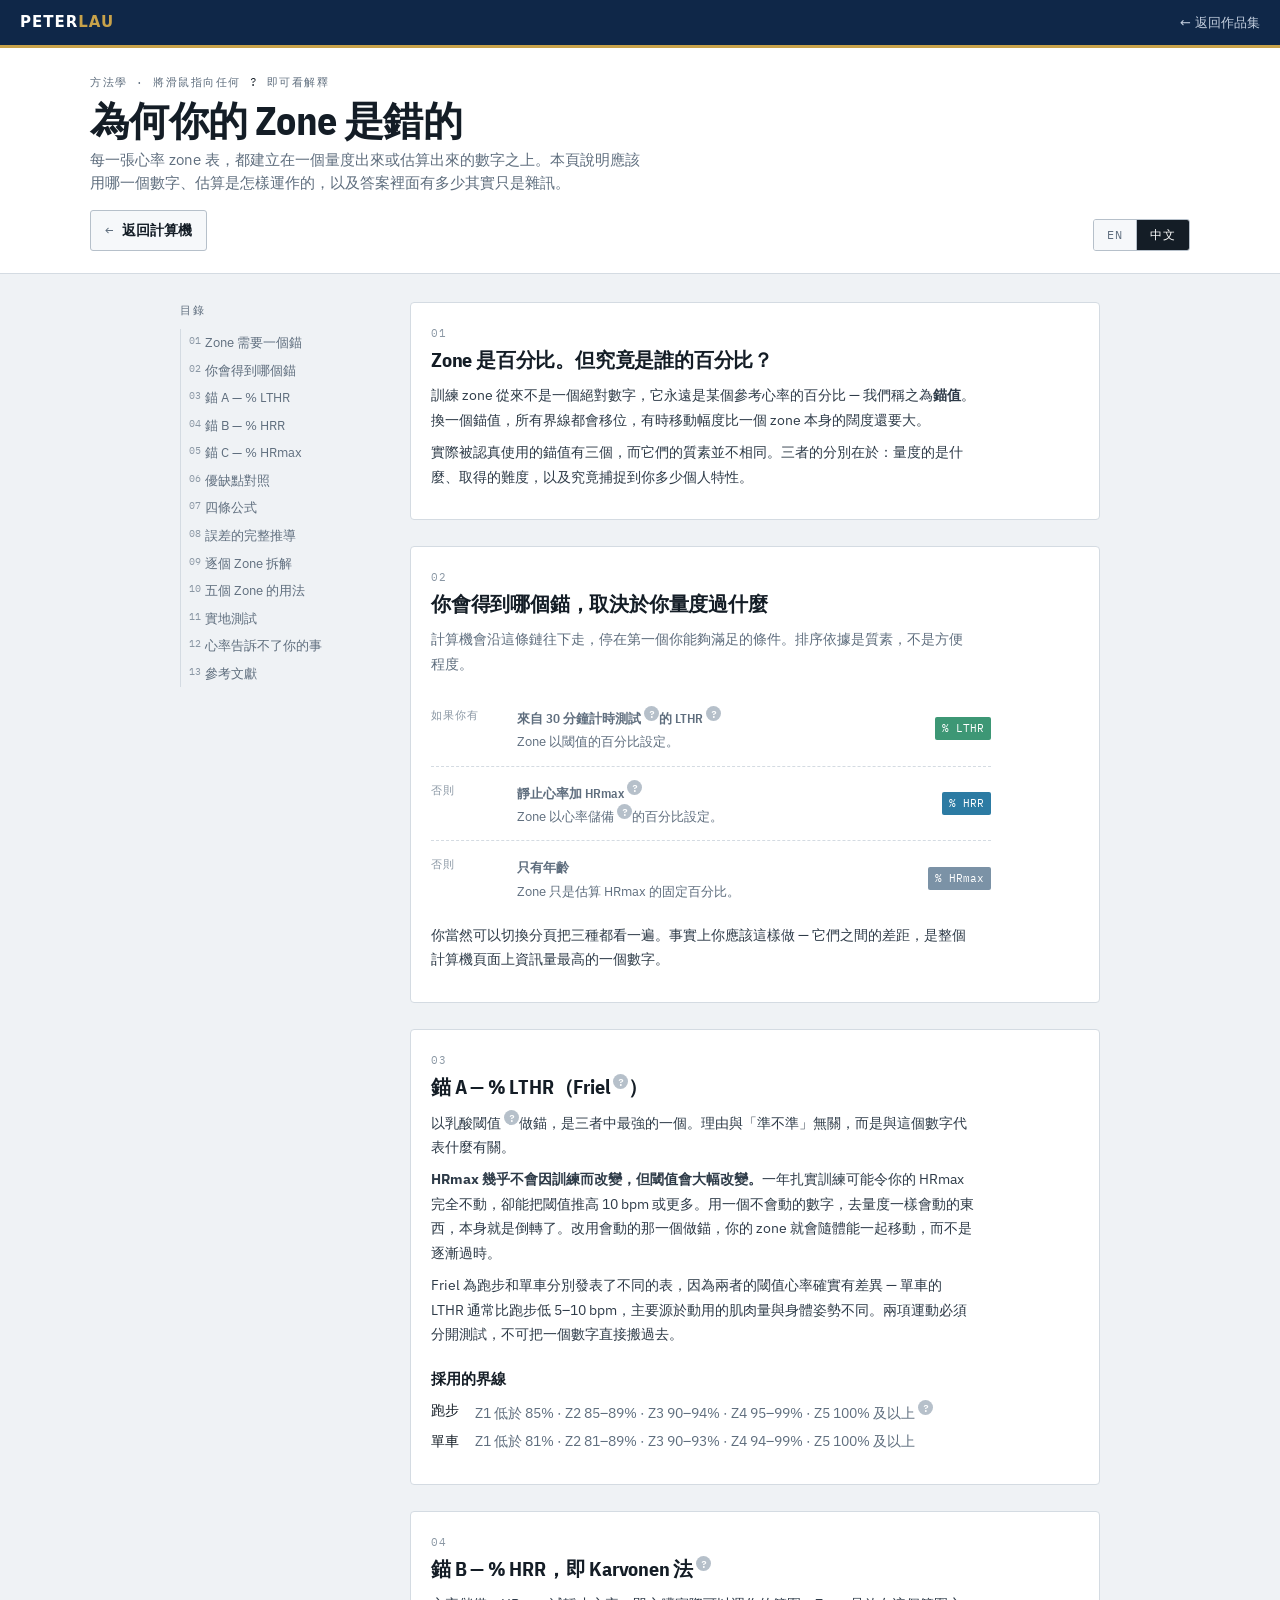
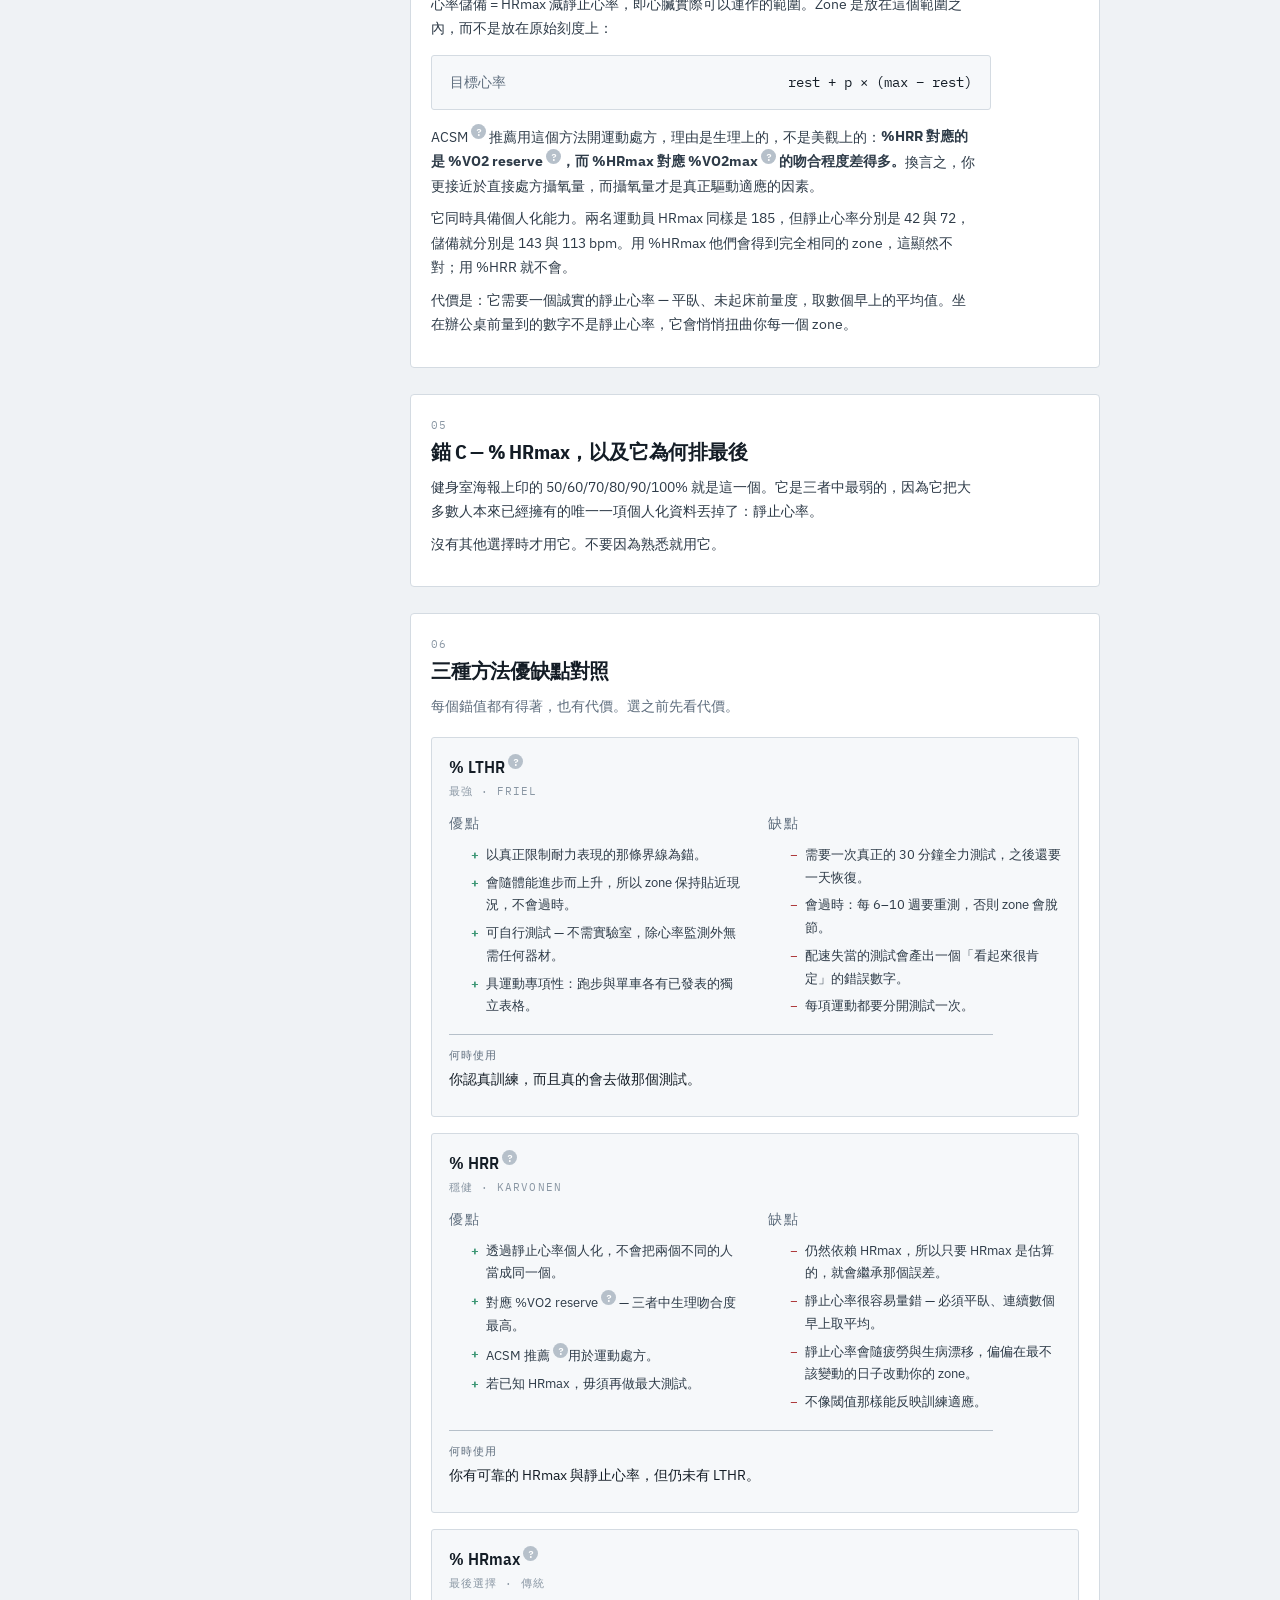
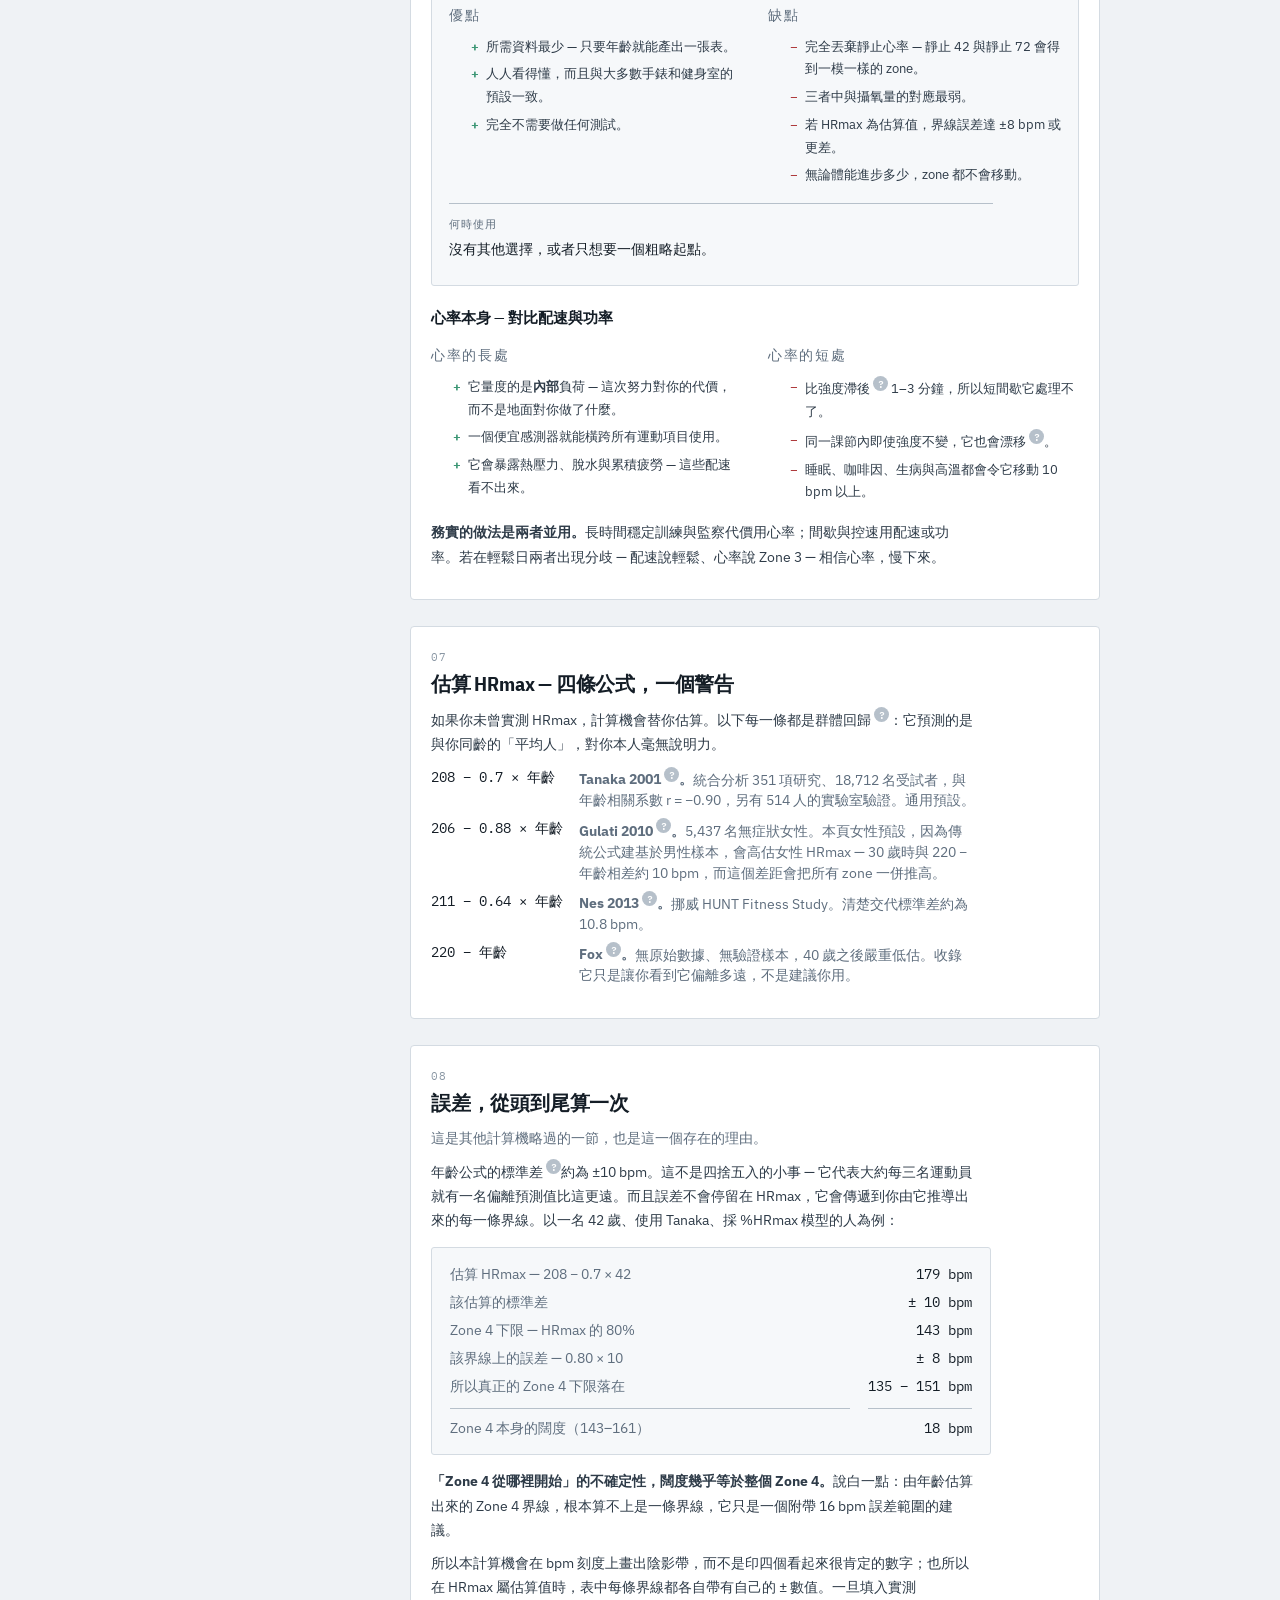
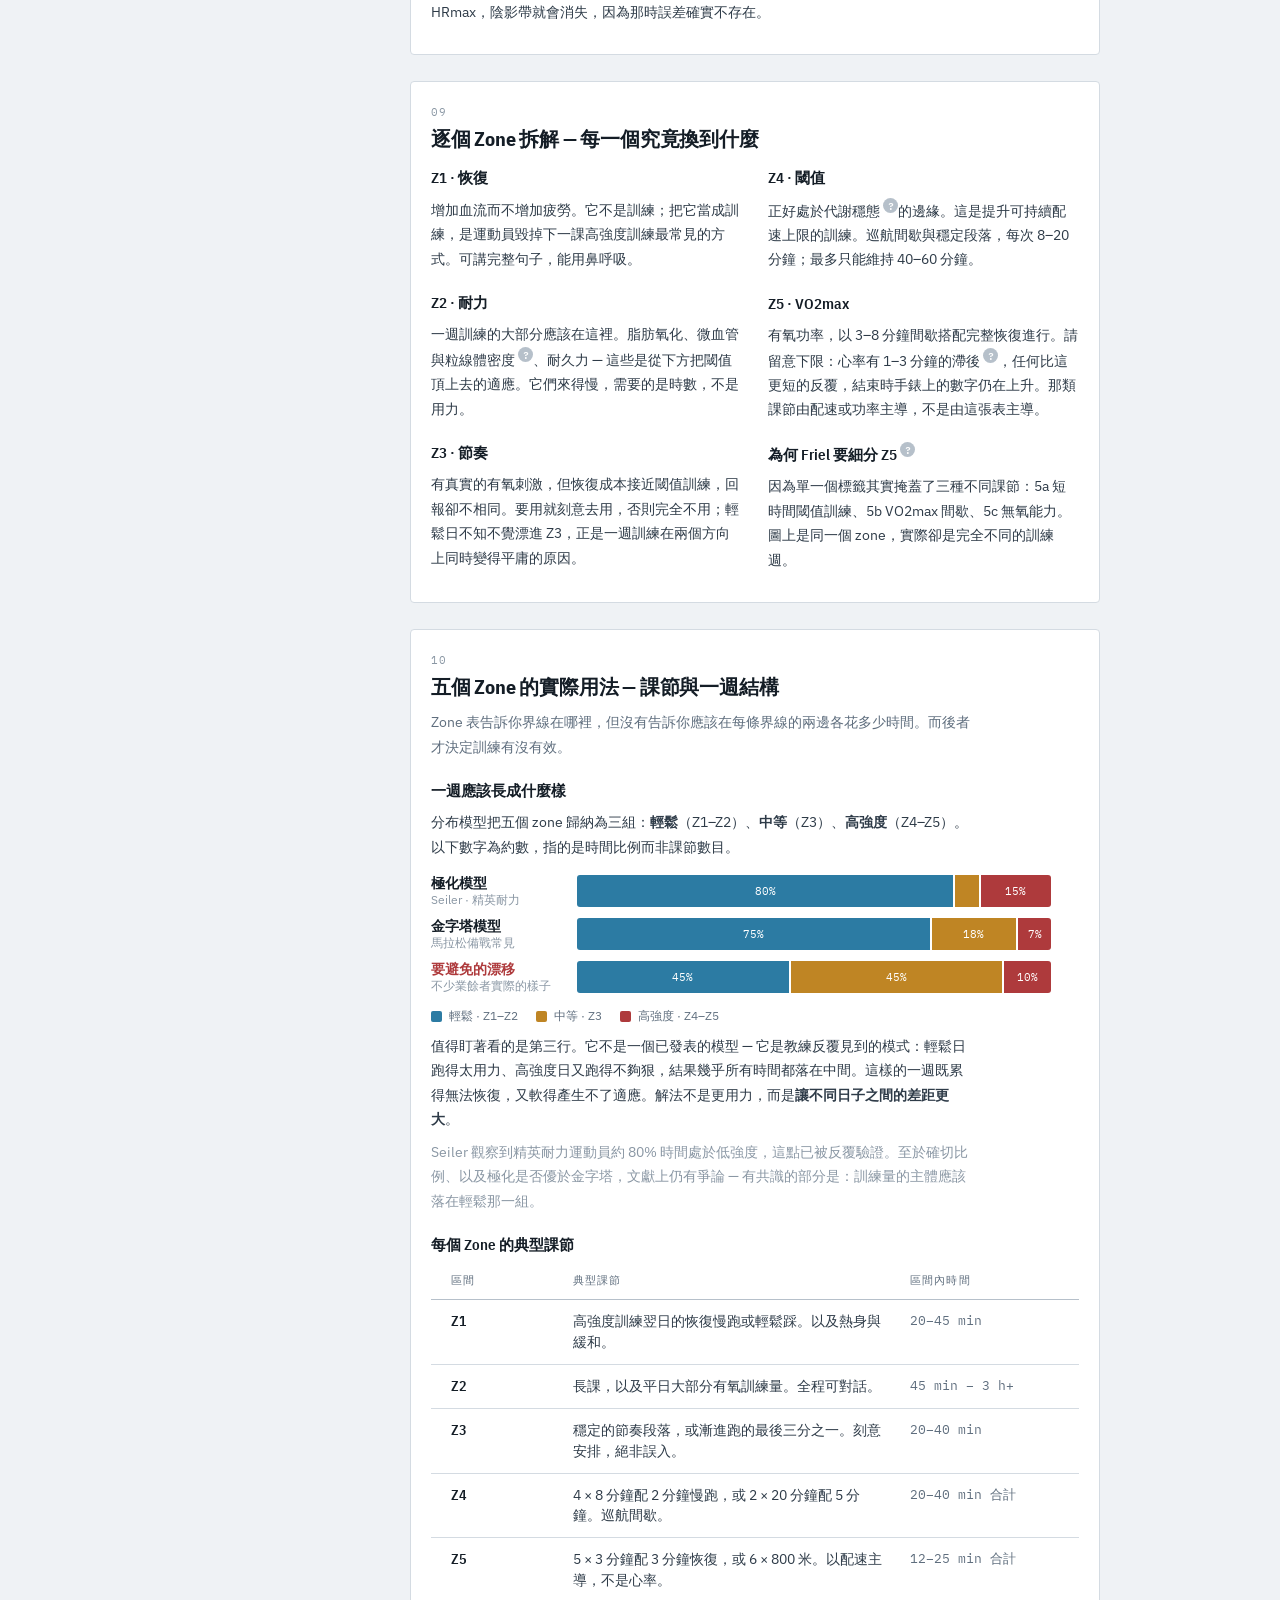
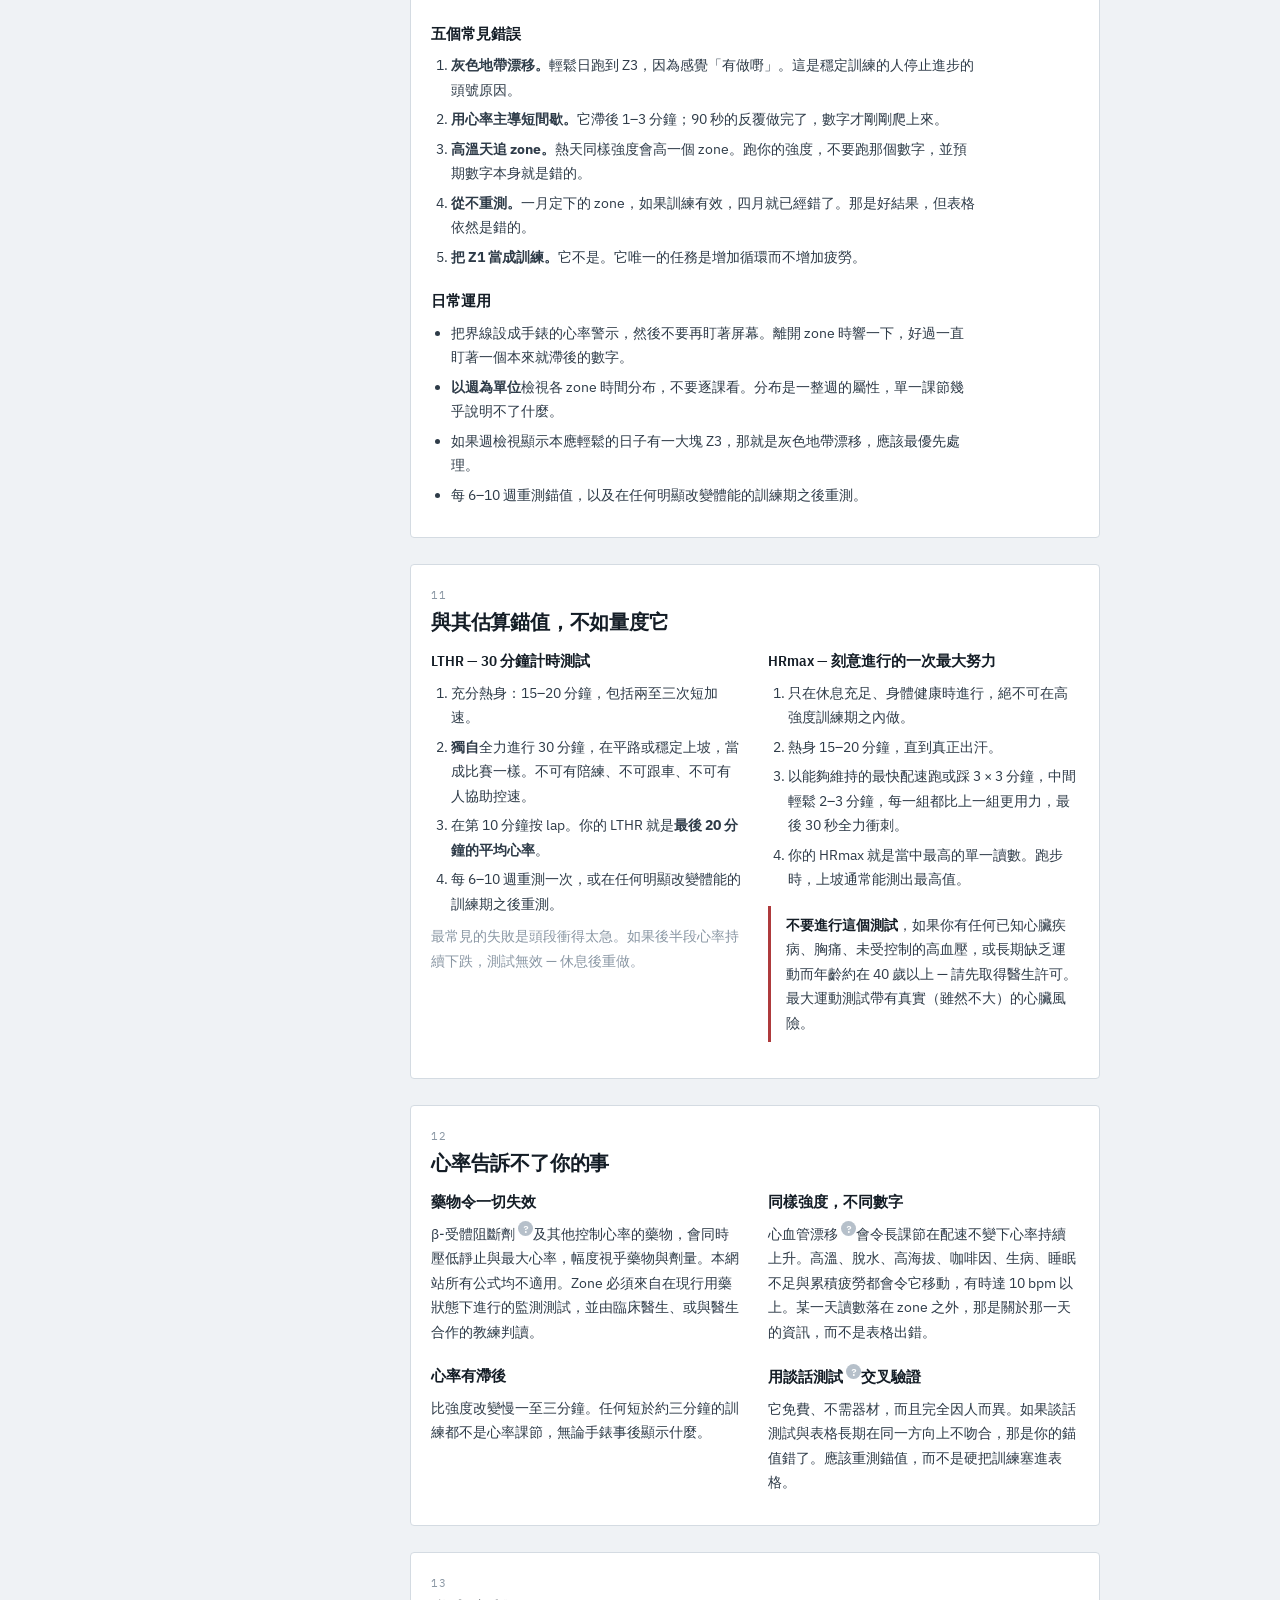
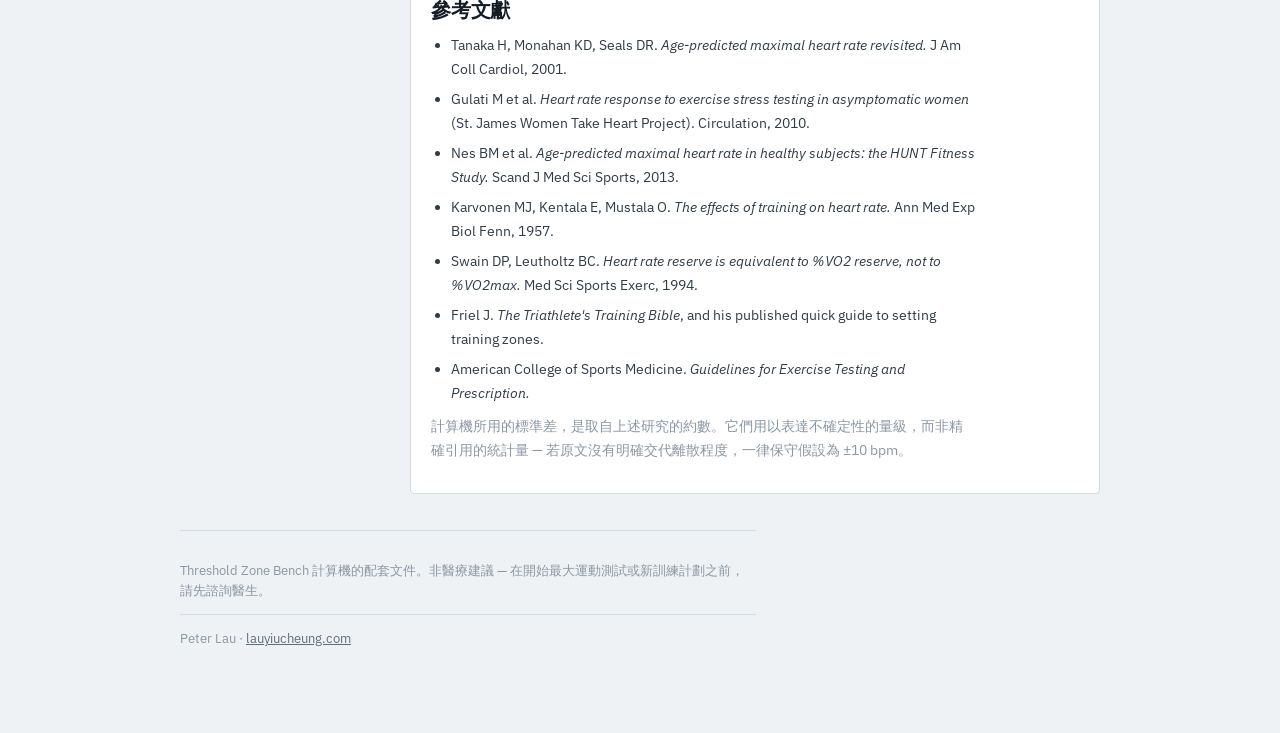
<file: projects/hrzone/zh/methodology.html>
<!DOCTYPE html>
<html lang="zh-Hant">
<head>
<meta charset="utf-8">
<meta name="viewport" content="width=device-width, initial-scale=1, viewport-fit=cover">
<title>為何你的 Zone 是錯的 — 方法學 · Peter Lau</title>
<meta name="description" content="心率訓練區間實際是怎樣建立的：該用哪個錨值、四條 HRmax 公式及其研究樣本、誤差的完整推導，以及一週應該如何分配於五個區間。">
<meta name="color-scheme" content="light dark">
<script>document.documentElement.setAttribute("data-lang","zh");</script>
<link rel="preconnect" href="https://fonts.googleapis.com">
<link rel="preconnect" href="https://fonts.gstatic.com" crossorigin>
<link rel="stylesheet" href="https://fonts.googleapis.com/css2?family=IBM+Plex+Mono:wght@400;500;600&family=IBM+Plex+Sans+Condensed:wght@500;600;700&family=IBM+Plex+Sans:wght@400;500;600&display=swap">
<link rel="stylesheet" href="../zones.css">
</head>
<body>

<nav class="sitenav">
  <a class="logo" href="/">PETER<b>LAU</b></a>
  <a href="/projects/">&larr; 返回作品集</a>
</nav>

<header class="mast">
  <div class="mast-in">
    <div>
      <p class="eyebrow" style="margin:0 0 8px">
        <span lang="en">Methodology · hover any <span style="color:var(--ink)">?</span> for a definition</span>
        <span lang="zh">方法學 · 將滑鼠指向任何 <span style="color:var(--ink)">?</span> 即可看解釋</span>
      </p>
      <h1><span lang="en">Why Your Zones Are Wrong</span><span lang="zh">為何你的 Zone 是錯的</span></h1>
      <p class="tagline">
        <span lang="en">Every heart-rate zone table rests on one measured or guessed number. This page explains which number to use, how the guessing works, and how much of the answer is noise.</span>
        <span lang="zh">每一張心率 zone 表，都建立在一個量度出來或估算出來的數字之上。本頁說明應該用哪一個數字、估算是怎樣運作的，以及答案裡面有多少其實只是雜訊。</span>
      </p>
      <a class="crossnav" href="index.html">
        <span class="arrow">←</span>
        <span lang="en"><b>Back to the calculator</b></span>
        <span lang="zh"><b>返回計算機</b></span>
      </a>
    </div>
    <div class="mast-right">
      <div class="langsw" role="group" aria-label="Language / 語言"><a href="../methodology.html">EN</a><span class="on">中文</span></div>
    </div>
  </div>
</header>

<div class="wrap narrow">
<div class="doc">

  <nav class="toc" aria-label="Contents">
    <p class="eyebrow"><span lang="en">Contents</span><span lang="zh">目錄</span></p>
    <ol>
      <li><a href="#s1"><span lang="en">Zones need an anchor</span><span lang="zh">Zone 需要一個錨</span></a></li>
      <li><a href="#s2"><span lang="en">Which anchor you get</span><span lang="zh">你會得到哪個錨</span></a></li>
      <li><a href="#s3"><span lang="en">Anchor A — % LTHR</span><span lang="zh">錨 A — % LTHR</span></a></li>
      <li><a href="#s4"><span lang="en">Anchor B — % HRR</span><span lang="zh">錨 B — % HRR</span></a></li>
      <li><a href="#s5"><span lang="en">Anchor C — % HRmax</span><span lang="zh">錨 C — % HRmax</span></a></li>
      <li><a href="#s5b"><span lang="en">Pros and cons</span><span lang="zh">優缺點對照</span></a></li>
      <li><a href="#s6"><span lang="en">The four equations</span><span lang="zh">四條公式</span></a></li>
      <li><a href="#s7"><span lang="en">The error, worked through</span><span lang="zh">誤差的完整推導</span></a></li>
      <li><a href="#s8"><span lang="en">Zone by zone</span><span lang="zh">逐個 Zone 拆解</span></a></li>
      <li><a href="#s8b"><span lang="en">Using the five zones</span><span lang="zh">五個 Zone 的用法</span></a></li>
      <li><a href="#s9"><span lang="en">Field tests</span><span lang="zh">實地測試</span></a></li>
      <li><a href="#s10"><span lang="en">What HR cannot tell you</span><span lang="zh">心率告訴不了你的事</span></a></li>
      <li><a href="#s11"><span lang="en">References</span><span lang="zh">參考文獻</span></a></li>
    </ol>
  </nav>

  <div>

  <section class="chap panel prose" id="s1">
    <div class="chaphead"><span class="chapnum">01</span></div>
    <h2><span lang="en">Zones are a percentage. Of what?</span><span lang="zh">Zone 是百分比。但究竟是誰的百分比？</span></h2>
    <div lang="en">
      <p>A training zone is never an absolute number. It is always a fraction of some reference heart rate — the <strong>anchor</strong>. Choose a different anchor and every boundary moves, sometimes by more than the width of a zone.</p>
      <p>There are three anchors in serious use, and they are not equally good. They differ in what they measure, how hard they are to obtain, and how much of you they actually capture.</p>
    </div>
    <div lang="zh">
      <p>訓練 zone 從來不是一個絕對數字，它永遠是某個參考心率的百分比 — 我們稱之為<strong>錨值</strong>。換一個錨值，所有界線都會移位，有時移動幅度比一個 zone 本身的闊度還要大。</p>
      <p>實際被認真使用的錨值有三個，而它們的質素並不相同。三者的分別在於：量度的是什麼、取得的難度，以及究竟捕捉到你多少個人特性。</p>
    </div>
  </section>

  <section class="chap panel prose" id="s2">
    <div class="chaphead"><span class="chapnum">02</span></div>
    <h2><span lang="en">Which anchor you get depends on what you have measured</span><span lang="zh">你會得到哪個錨，取決於你量度過什麼</span></h2>
    <p class="lede">
      <span lang="en">The calculator works down this chain and stops at the first line you can satisfy. It is ordered by quality, not by convenience.</span>
      <span lang="zh">計算機會沿這條鏈往下走，停在第一個你能夠滿足的條件。排序依據是質素，不是方便程度。</span>
    </p>
    <div class="flow">
      <div class="flow-row">
        <div class="flow-q"><span lang="en">If you have</span><span lang="zh">如果你有</span></div>
        <div class="flow-b">
          <b><span lang="en">An LTHR<i data-g="lthr"></i> from a 30-minute time trial<i data-g="tt"></i></span><span lang="zh">來自 30 分鐘計時測試<i data-g="tt"></i>的 LTHR<i data-g="lthr"></i></span></b>
          <span lang="en">Zones are set as a percentage of threshold.</span>
          <span lang="zh">Zone 以閾值的百分比設定。</span>
        </div>
        <span class="flow-tag tag-best">% LTHR</span>
      </div>
      <div class="flow-row">
        <div class="flow-q"><span lang="en">Otherwise</span><span lang="zh">否則</span></div>
        <div class="flow-b">
          <b><span lang="en">A resting HR and an HRmax<i data-g="hrmax"></i></span><span lang="zh">靜止心率加 HRmax<i data-g="hrmax"></i></span></b>
          <span lang="en">Zones are set as a percentage of heart rate reserve<i data-g="hrr"></i>.</span>
          <span lang="zh">Zone 以心率儲備<i data-g="hrr"></i>的百分比設定。</span>
        </div>
        <span class="flow-tag tag-ok">% HRR</span>
      </div>
      <div class="flow-row">
        <div class="flow-q"><span lang="en">Otherwise</span><span lang="zh">否則</span></div>
        <div class="flow-b">
          <b><span lang="en">Only an age</span><span lang="zh">只有年齡</span></b>
          <span lang="en">Zones are a flat percentage of an estimated HRmax.</span>
          <span lang="zh">Zone 只是估算 HRmax 的固定百分比。</span>
        </div>
        <span class="flow-tag tag-last">% HRmax</span>
      </div>
    </div>
    <p lang="en">Nothing stops you from switching tabs and reading all three. You should — the gap between them is the most informative number on the calculator page.</p>
    <p lang="zh">你當然可以切換分頁把三種都看一遍。事實上你應該這樣做 — 它們之間的差距，是整個計算機頁面上資訊量最高的一個數字。</p>
  </section>

  <section class="chap panel prose" id="s3">
    <div class="chaphead"><span class="chapnum">03</span></div>
    <h2><span lang="en">Anchor A — % LTHR (Friel<i data-g="friel"></i>)</span><span lang="zh">錨 A — % LTHR（Friel<i data-g="friel"></i>）</span></h2>
    <div lang="en">
      <p>Anchoring on the lactate threshold<i data-g="lt"></i> is the strongest of the three, for a reason that has nothing to do with precision and everything to do with what the number means.</p>
      <p><strong>HRmax barely changes with training. Threshold changes a great deal.</strong> A year of good work might move your HRmax by nothing at all, while moving your threshold up by 10 bpm or more. Anchoring on a fixed number to measure a moving one is backwards. Anchor on the thing that moves, and your zones move with your fitness instead of going stale.</p>
      <p>Friel publishes separate tables for running and cycling, because threshold HR genuinely differs between the two — cycling LTHR typically sits 5–10 bpm below running LTHR, largely a consequence of muscle mass recruited and body position. Test each sport separately; do not carry one number across.</p>
      <h3>Boundaries used</h3>
      <dl class="formulas">
        <dt>Run</dt><dd>Z1 under 85% · Z2 85–89% · Z3 90–94% · Z4 95–99% · Z5 100% and above<i data-g="z5abc"></i></dd>
        <dt>Bike</dt><dd>Z1 under 81% · Z2 81–89% · Z3 90–93% · Z4 94–99% · Z5 100% and above</dd>
      </dl>
    </div>
    <div lang="zh">
      <p>以乳酸閾值<i data-g="lt"></i>做錨，是三者中最強的一個。理由與「準不準」無關，而是與這個數字代表什麼有關。</p>
      <p><strong>HRmax 幾乎不會因訓練而改變，但閾值會大幅改變。</strong>一年扎實訓練可能令你的 HRmax 完全不動，卻能把閾值推高 10 bpm 或更多。用一個不會動的數字，去量度一樣會動的東西，本身就是倒轉了。改用會動的那一個做錨，你的 zone 就會隨體能一起移動，而不是逐漸過時。</p>
      <p>Friel 為跑步和單車分別發表了不同的表，因為兩者的閾值心率確實有差異 — 單車的 LTHR 通常比跑步低 5–10 bpm，主要源於動用的肌肉量與身體姿勢不同。兩項運動必須分開測試，不可把一個數字直接搬過去。</p>
      <h3>採用的界線</h3>
      <dl class="formulas">
        <dt>跑步</dt><dd>Z1 低於 85% · Z2 85–89% · Z3 90–94% · Z4 95–99% · Z5 100% 及以上<i data-g="z5abc"></i></dd>
        <dt>單車</dt><dd>Z1 低於 81% · Z2 81–89% · Z3 90–93% · Z4 94–99% · Z5 100% 及以上</dd>
      </dl>
    </div>
  </section>

  <section class="chap panel prose" id="s4">
    <div class="chaphead"><span class="chapnum">04</span></div>
    <h2><span lang="en">Anchor B — % HRR, the Karvonen method<i data-g="karvonen"></i></span><span lang="zh">錨 B — % HRR，即 Karvonen 法<i data-g="karvonen"></i></span></h2>
    <p lang="en">Heart rate reserve is HRmax minus resting HR: the range your heart actually has to work in. Zones are placed inside that range rather than on the raw scale:</p>
    <p lang="zh">心率儲備 = HRmax 減靜止心率，即心臟實際可以運作的範圍。Zone 是放在這個範圍之內，而不是放在原始刻度上：</p>
    <div class="calcbox">
      <dl>
        <dt><span lang="en">Target heart rate</span><span lang="zh">目標心率</span></dt>
        <dd>rest + p × (max − rest)</dd>
      </dl>
    </div>
    <div lang="en">
      <p>The ACSM<i data-g="acsm"></i> recommends this for exercise prescription, and the reason is physiological rather than aesthetic: <strong>%HRR corresponds to %VO2 reserve<i data-g="vo2r"></i>, whereas %HRmax does not correspond nearly as well to %VO2max<i data-g="vo2max"></i>.</strong> You are getting closer to prescribing oxygen uptake, which is what actually drives the adaptation.</p>
      <p>It also individualises. Two athletes with an identical HRmax of 185 but resting heart rates of 42 and 72 have reserves of 143 and 113 bpm. On %HRmax they get identical zones, which is plainly wrong. On %HRR they do not.</p>
      <p>The cost: it needs an honest resting heart rate — lying down, before you get out of bed, averaged over several mornings. A number taken sitting at a desk is not a resting heart rate and will quietly distort every zone.</p>
    </div>
    <div lang="zh">
      <p>ACSM<i data-g="acsm"></i> 推薦用這個方法開運動處方，理由是生理上的，不是美觀上的：<strong>%HRR 對應的是 %VO2 reserve<i data-g="vo2r"></i>，而 %HRmax 對應 %VO2max<i data-g="vo2max"></i> 的吻合程度差得多。</strong>換言之，你更接近於直接處方攝氧量，而攝氧量才是真正驅動適應的因素。</p>
      <p>它同時具備個人化能力。兩名運動員 HRmax 同樣是 185，但靜止心率分別是 42 與 72，儲備就分別是 143 與 113 bpm。用 %HRmax 他們會得到完全相同的 zone，這顯然不對；用 %HRR 就不會。</p>
      <p>代價是：它需要一個誠實的靜止心率 — 平臥、未起床前量度，取數個早上的平均值。坐在辦公桌前量到的數字不是靜止心率，它會悄悄扭曲你每一個 zone。</p>
    </div>
  </section>

  <section class="chap panel prose" id="s5">
    <div class="chaphead"><span class="chapnum">05</span></div>
    <h2><span lang="en">Anchor C — % HRmax, and why it is last</span><span lang="zh">錨 C — % HRmax，以及它為何排最後</span></h2>
    <div lang="en">
      <p>The classic 50/60/70/80/90/100% split is the one printed on gym posters. It is the weakest of the three because it throws away the only piece of individual information most people already have: their resting heart rate.</p>
      <p>Use it when you have nothing else. Do not use it because it is familiar.</p>
    </div>
    <div lang="zh">
      <p>健身室海報上印的 50/60/70/80/90/100% 就是這一個。它是三者中最弱的，因為它把大多數人本來已經擁有的唯一一項個人化資料丟掉了：靜止心率。</p>
      <p>沒有其他選擇時才用它。不要因為熟悉就用它。</p>
    </div>
  </section>


  <section class="chap panel prose" id="s5b">
    <div class="chaphead"><span class="chapnum">06</span></div>
    <h2><span lang="en">Pros and cons, side by side</span><span lang="zh">三種方法優缺點對照</span></h2>
    <p class="lede">
      <span lang="en">Each anchor buys you something and costs you something. Read the cost before you choose.</span>
      <span lang="zh">每個錨值都有得著，也有代價。選之前先看代價。</span>
    </p>

    <div class="pc">
      <div class="pc-card">
        <h3>% LTHR<i data-g="lthr"></i></h3>
        <span class="rank"><span lang="en">Strongest · Friel</span><span lang="zh">最強 · Friel</span></span>
        <div class="pc-body"><div>
        <p class="pc-head"><span lang="en">Pros</span><span lang="zh">優點</span></p>
        <ul class="pc-list pro">
          <li lang="en">Anchored on the boundary that actually limits endurance performance.</li>
          <li lang="zh">以真正限制耐力表現的那條界線為錨。</li>
          <li lang="en">Rises as you get fitter, so the zones stay current instead of going stale.</li>
          <li lang="zh">會隨體能進步而上升，所以 zone 保持貼近現況，不會過時。</li>
          <li lang="en">Testable at home — no lab, nothing beyond a heart-rate monitor.</li>
          <li lang="zh">可自行測試 — 不需實驗室，除心率監測外無需任何器材。</li>
          <li lang="en">Sport-specific: separate published tables for running and cycling.</li>
          <li lang="zh">具運動專項性：跑步與單車各有已發表的獨立表格。</li>
        </ul>
        </div><div>
        <p class="pc-head"><span lang="en">Cons</span><span lang="zh">缺點</span></p>
        <ul class="pc-list con">
          <li lang="en">Demands a genuinely maximal 30-minute effort, and a recovery day after it.</li>
          <li lang="zh">需要一次真正的 30 分鐘全力測試，之後還要一天恢復。</li>
          <li lang="en">Goes stale: retest every 6–10 weeks or the zones drift out of date.</li>
          <li lang="zh">會過時：每 6–10 週要重測，否則 zone 會脫節。</li>
          <li lang="en">A badly paced test produces a confidently wrong number.</li>
          <li lang="zh">配速失當的測試會產出一個「看起來很肯定」的錯誤數字。</li>
          <li lang="en">A separate test is needed for each sport.</li>
          <li lang="zh">每項運動都要分開測試一次。</li>
        </ul>
        </div></div>
        <p class="pc-use">
          <b><span lang="en">Use when</span><span lang="zh">何時使用</span></b>
          <span lang="en">You train seriously and will actually do the test.</span>
          <span lang="zh">你認真訓練，而且真的會去做那個測試。</span>
        </p>
      </div>

      <div class="pc-card">
        <h3>% HRR<i data-g="hrr"></i></h3>
        <span class="rank"><span lang="en">Solid · Karvonen</span><span lang="zh">穩健 · Karvonen</span></span>
        <div class="pc-body"><div>
        <p class="pc-head"><span lang="en">Pros</span><span lang="zh">優點</span></p>
        <ul class="pc-list pro">
          <li lang="en">Individualises through resting HR, so two athletes are not treated as one.</li>
          <li lang="zh">透過靜止心率個人化，不會把兩個不同的人當成同一個。</li>
          <li lang="en">Maps to %VO2 reserve<i data-g="vo2r"></i> — the closest physiological correspondence of the three.</li>
          <li lang="zh">對應 %VO2 reserve<i data-g="vo2r"></i> — 三者中生理吻合度最高。</li>
          <li lang="en">ACSM-recommended<i data-g="acsm"></i> for exercise prescription.</li>
          <li lang="zh">ACSM 推薦<i data-g="acsm"></i>用於運動處方。</li>
          <li lang="en">No maximal test needed if you already know your HRmax.</li>
          <li lang="zh">若已知 HRmax，毋須再做最大測試。</li>
        </ul>
        </div><div>
        <p class="pc-head"><span lang="en">Cons</span><span lang="zh">缺點</span></p>
        <ul class="pc-list con">
          <li lang="en">Still depends on HRmax, so it inherits that error whenever HRmax is estimated.</li>
          <li lang="zh">仍然依賴 HRmax，所以只要 HRmax 是估算的，就會繼承那個誤差。</li>
          <li lang="en">Resting HR is easy to measure badly — it needs several mornings, lying down.</li>
          <li lang="zh">靜止心率很容易量錯 — 必須平臥、連續數個早上取平均。</li>
          <li lang="en">Resting HR drifts with fatigue and illness, moving zones on exactly the wrong days.</li>
          <li lang="zh">靜止心率會隨疲勞與生病漂移，偏偏在最不該變動的日子改動你的 zone。</li>
          <li lang="en">Does not track training adaptation the way threshold does.</li>
          <li lang="zh">不像閾值那樣能反映訓練適應。</li>
        </ul>
        </div></div>
        <p class="pc-use">
          <b><span lang="en">Use when</span><span lang="zh">何時使用</span></b>
          <span lang="en">You have a reliable HRmax and resting HR, but no LTHR yet.</span>
          <span lang="zh">你有可靠的 HRmax 與靜止心率，但仍未有 LTHR。</span>
        </p>
      </div>

      <div class="pc-card">
        <h3>% HRmax<i data-g="hrmax"></i></h3>
        <span class="rank"><span lang="en">Last resort · Classic</span><span lang="zh">最後選擇 · 傳統</span></span>
        <div class="pc-body"><div>
        <p class="pc-head"><span lang="en">Pros</span><span lang="zh">優點</span></p>
        <ul class="pc-list pro">
          <li lang="en">Needs the least data — an age alone will produce a table.</li>
          <li lang="zh">所需資料最少 — 只要年齡就能產出一張表。</li>
          <li lang="en">Universally understood, and it matches most watch and gym defaults.</li>
          <li lang="zh">人人看得懂，而且與大多數手錶和健身室的預設一致。</li>
          <li lang="en">No test required at all.</li>
          <li lang="zh">完全不需要做任何測試。</li>
        </ul>
        </div><div>
        <p class="pc-head"><span lang="en">Cons</span><span lang="zh">缺點</span></p>
        <ul class="pc-list con">
          <li lang="en">Discards resting HR entirely — a resting HR of 42 and one of 72 get identical zones.</li>
          <li lang="zh">完全丟棄靜止心率 — 靜止 42 與靜止 72 會得到一模一樣的 zone。</li>
          <li lang="en">Weakest correspondence to oxygen uptake of the three methods.</li>
          <li lang="zh">三者中與攝氧量的對應最弱。</li>
          <li lang="en">With an estimated HRmax, boundaries carry ±8 bpm or worse.</li>
          <li lang="zh">若 HRmax 為估算值，界線誤差達 ±8 bpm 或更差。</li>
          <li lang="en">The zones never move, however much fitter you get.</li>
          <li lang="zh">無論體能進步多少，zone 都不會移動。</li>
        </ul>
        </div></div>
        <p class="pc-use">
          <b><span lang="en">Use when</span><span lang="zh">何時使用</span></b>
          <span lang="en">Nothing else is available, or you want a rough starting point.</span>
          <span lang="zh">沒有其他選擇，或者只想要一個粗略起點。</span>
        </p>
      </div>
    </div>

    <h3><span lang="en">And heart rate itself — against pace and power</span><span lang="zh">心率本身 — 對比配速與功率</span></h3>
    <div class="two" style="margin-top:6px">
      <div>
        <p class="pc-head"><span lang="en">What heart rate does well</span><span lang="zh">心率的長處</span></p>
        <ul class="pc-list pro">
          <li lang="en">It measures <strong>internal</strong> load — what the effort is costing you, not what the ground is doing.</li>
          <li lang="zh">它量度的是<strong>內部</strong>負荷 — 這次努力對你的代價，而不是地面對你做了什麼。</li>
          <li lang="en">It works across every sport with one cheap sensor.</li>
          <li lang="zh">一個便宜感測器就能橫跨所有運動項目使用。</li>
          <li lang="en">It exposes heat stress, dehydration and accumulated fatigue that pace hides.</li>
          <li lang="zh">它會暴露熱壓力、脫水與累積疲勞 — 這些配速看不出來。</li>
        </ul>
      </div>
      <div>
        <p class="pc-head"><span lang="en">Where it fails</span><span lang="zh">心率的短處</span></p>
        <ul class="pc-list con">
          <li lang="en">It lags effort<i data-g="lag"></i> by 1–3 minutes, so short intervals are beyond it.</li>
          <li lang="zh">比強度滯後<i data-g="lag"></i> 1–3 分鐘，所以短間歇它處理不了。</li>
          <li lang="en">It drifts<i data-g="drift"></i> within a single session at constant effort.</li>
          <li lang="zh">同一課節內即使強度不變，它也會漂移<i data-g="drift"></i>。</li>
          <li lang="en">Sleep, caffeine, illness and heat all move it by 10 bpm or more.</li>
          <li lang="zh">睡眠、咖啡因、生病與高溫都會令它移動 10 bpm 以上。</li>
        </ul>
      </div>
    </div>
    <p lang="en"><strong>The sane answer is to use both.</strong> Govern long steady work and monitor cost with heart rate; govern intervals and pacing with pace or power. Where the two disagree on an easy day — pace says easy, heart rate says Zone 3 — believe the heart rate and slow down.</p>
    <p lang="zh"><strong>務實的做法是兩者並用。</strong>長時間穩定訓練與監察代價用心率；間歇與控速用配速或功率。若在輕鬆日兩者出現分歧 — 配速說輕鬆、心率說 Zone 3 — 相信心率，慢下來。</p>
  </section>

  <section class="chap panel prose" id="s6">
    <div class="chaphead"><span class="chapnum">07</span></div>
    <h2><span lang="en">Estimating HRmax — four equations, one caveat</span><span lang="zh">估算 HRmax — 四條公式，一個警告</span></h2>
    <p lang="en">If you have not tested your HRmax, the calculator estimates it. Every one of these is a population regression<i data-g="regression"></i>: it predicts the average person of your age, and says nothing about you.</p>
    <p lang="zh">如果你未曾實測 HRmax，計算機會替你估算。以下每一條都是群體回歸<i data-g="regression"></i>：它預測的是與你同齡的「平均人」，對你本人毫無說明力。</p>
    <dl class="formulas" lang="en">
      <dt>208 − 0.7 × age</dt>
      <dd><strong>Tanaka 2001<i data-g="tanaka"></i>.</strong> Meta-analysis of 351 studies, 18,712 subjects, r = −0.90 with age, plus a lab validation on 514 more. The general-purpose default.</dd>
      <dt>206 − 0.88 × age</dt>
      <dd><strong>Gulati 2010<i data-g="gulati"></i>.</strong> 5,437 asymptomatic women. Default for women here, because the classic equations were built on male cohorts and overestimate women's HRmax — at 30, the difference from 220 − age is about 10 bpm, which pushes every zone up with it.</dd>
      <dt>211 − 0.64 × age</dt>
      <dd><strong>Nes 2013<i data-g="nes"></i>.</strong> HUNT Fitness Study, Norway. Reports its standard deviation plainly, at about 10.8 bpm.</dd>
      <dt>220 − age</dt>
      <dd><strong>Fox<i data-g="fox"></i>.</strong> No original dataset, no validation cohort, and it underestimates badly past 40. Included so you can see how far off it is, not because you should use it.</dd>
    </dl>
    <dl class="formulas" lang="zh">
      <dt>208 − 0.7 × 年齡</dt>
      <dd><strong>Tanaka 2001<i data-g="tanaka"></i>。</strong>統合分析 351 項研究、18,712 名受試者，與年齡相關系數 r = −0.90，另有 514 人的實驗室驗證。通用預設。</dd>
      <dt>206 − 0.88 × 年齡</dt>
      <dd><strong>Gulati 2010<i data-g="gulati"></i>。</strong>5,437 名無症狀女性。本頁女性預設，因為傳統公式建基於男性樣本，會高估女性 HRmax — 30 歲時與 220 − 年齡相差約 10 bpm，而這個差距會把所有 zone 一併推高。</dd>
      <dt>211 − 0.64 × 年齡</dt>
      <dd><strong>Nes 2013<i data-g="nes"></i>。</strong>挪威 HUNT Fitness Study。清楚交代標準差約為 10.8 bpm。</dd>
      <dt>220 − 年齡</dt>
      <dd><strong>Fox<i data-g="fox"></i>。</strong>無原始數據、無驗證樣本，40 歲之後嚴重低估。收錄它只是讓你看到它偏離多遠，不是建議你用。</dd>
    </dl>
  </section>

  <section class="chap panel prose" id="s7">
    <div class="chaphead"><span class="chapnum">08</span></div>
    <h2><span lang="en">The error, worked all the way through</span><span lang="zh">誤差，從頭到尾算一次</span></h2>
    <p class="lede">
      <span lang="en">This is the part other calculators leave out, and it is the reason this one exists.</span>
      <span lang="zh">這是其他計算機略過的一節，也是這一個存在的理由。</span>
    </p>
    <p lang="en">Age equations carry a standard deviation<i data-g="sd"></i> of roughly ±10 bpm. That is not a rounding detail — it means about one athlete in three sits further from the prediction than that. And the error does not stay in HRmax; it propagates into every boundary you derive from it. Take a 42-year-old using Tanaka, on the %HRmax model:</p>
    <p lang="zh">年齡公式的標準差<i data-g="sd"></i>約為 ±10 bpm。這不是四捨五入的小事 — 它代表大約每三名運動員就有一名偏離預測值比這更遠。而且誤差不會停留在 HRmax，它會傳遞到你由它推導出來的每一條界線。以一名 42 歲、使用 Tanaka、採 %HRmax 模型的人為例：</p>
    <div class="calcbox">
      <dl>
        <dt><span lang="en">Estimated HRmax — 208 − 0.7 × 42</span><span lang="zh">估算 HRmax — 208 − 0.7 × 42</span></dt><dd>179 bpm</dd>
        <dt><span lang="en">Standard deviation of that estimate</span><span lang="zh">該估算的標準差</span></dt><dd>± 10 bpm</dd>
        <dt><span lang="en">Zone 4 floor — 80% of HRmax</span><span lang="zh">Zone 4 下限 — HRmax 的 80%</span></dt><dd>143 bpm</dd>
        <dt><span lang="en">Error at that boundary — 0.80 × 10</span><span lang="zh">該界線上的誤差 — 0.80 × 10</span></dt><dd>± 8 bpm</dd>
        <dt><span lang="en">So the true Zone 4 floor lies somewhere in</span><span lang="zh">所以真正的 Zone 4 下限落在</span></dt><dd>135 – 151 bpm</dd>
        <dt class="tot"><span lang="en">Width of Zone 4 itself (143–161)</span><span lang="zh">Zone 4 本身的闊度（143–161）</span></dt><dd class="tot">18 bpm</dd>
      </dl>
    </div>
    <div lang="en">
      <p><strong>The uncertainty in where Zone 4 starts is almost as wide as Zone 4.</strong> Said plainly: an age-estimated Zone 4 boundary is barely a boundary at all. It is a suggestion with a 16 bpm error bar around it.</p>
      <p>This is why the calculator shades those bands on the bpm scale rather than printing four confident-looking numbers, and why every boundary in the table carries its own ± figure while HRmax is estimated. Enter a tested HRmax and the bands disappear, because the error genuinely does.</p>
    </div>
    <div lang="zh">
      <p><strong>「Zone 4 從哪裡開始」的不確定性，闊度幾乎等於整個 Zone 4。</strong>說白一點：由年齡估算出來的 Zone 4 界線，根本算不上是一條界線，它只是一個附帶 16 bpm 誤差範圍的建議。</p>
      <p>所以本計算機會在 bpm 刻度上畫出陰影帶，而不是印四個看起來很肯定的數字；也所以在 HRmax 屬估算值時，表中每條界線都各自帶有自己的 ± 數值。一旦填入實測 HRmax，陰影帶就會消失，因為那時誤差確實不存在。</p>
    </div>
  </section>

  <section class="chap panel prose" id="s8">
    <div class="chaphead"><span class="chapnum">09</span></div>
    <h2><span lang="en">Zone by zone — what each one actually buys you</span><span lang="zh">逐個 Zone 拆解 — 每一個究竟換到什麼</span></h2>
    <div class="two" style="margin-top:12px" lang="en">
      <div>
        <h3>Z1 · Recovery</h3>
        <p>Blood flow without adding fatigue. It is not training, and treating it as training is the most common way athletes ruin the next hard session. Full sentences, nose breathing.</p>
        <h3>Z2 · Endurance</h3>
        <p>Where most of the week belongs. Fat oxidation, capillary and mitochondrial density<i data-g="adapt"></i>, durability — the adaptations that raise threshold from below. Slow to arrive, and they need hours rather than effort.</p>
        <h3>Z3 · Tempo</h3>
        <p>Real aerobic stimulus, but it carries a recovery cost close to threshold work without the same return. Use it deliberately or not at all; drifting into Z3 on easy days is how a training week quietly becomes mediocre in both directions.</p>
      </div>
      <div>
        <h3>Z4 · Threshold</h3>
        <p>Right at the edge of metabolic steady state<i data-g="steady"></i>. This is what raises the ceiling on sustainable pace. Cruise intervals and steady blocks of 8–20 minutes; sustainable 40–60 minutes at absolute most.</p>
        <h3>Z5 · VO2max</h3>
        <p>Aerobic power, in intervals of 3–8 minutes with full recoveries. Note the floor: heart rate lags<i data-g="lag"></i> by 1–3 minutes, so for anything shorter the number on your wrist is still climbing when the repetition ends. Those sessions are governed by pace or power, not by this table.</p>
        <h3>Why Friel splits Z5<i data-g="z5abc"></i></h3>
        <p>Because one label was hiding three different sessions: 5a short threshold work, 5b VO2max intervals, 5c anaerobic capacity. Same zone on the chart, entirely different weeks.</p>
      </div>
    </div>
    <div class="two" style="margin-top:12px" lang="zh">
      <div>
        <h3>Z1 · 恢復</h3>
        <p>增加血流而不增加疲勞。它不是訓練；把它當成訓練，是運動員毀掉下一課高強度訓練最常見的方式。可講完整句子，能用鼻呼吸。</p>
        <h3>Z2 · 耐力</h3>
        <p>一週訓練的大部分應該在這裡。脂肪氧化、微血管與粒線體密度<i data-g="adapt"></i>、耐久力 — 這些是從下方把閾值頂上去的適應。它們來得慢，需要的是時數，不是用力。</p>
        <h3>Z3 · 節奏</h3>
        <p>有真實的有氧刺激，但恢復成本接近閾值訓練，回報卻不相同。要用就刻意去用，否則完全不用；輕鬆日不知不覺漂進 Z3，正是一週訓練在兩個方向上同時變得平庸的原因。</p>
      </div>
      <div>
        <h3>Z4 · 閾值</h3>
        <p>正好處於代謝穩態<i data-g="steady"></i>的邊緣。這是提升可持續配速上限的訓練。巡航間歇與穩定段落，每次 8–20 分鐘；最多只能維持 40–60 分鐘。</p>
        <h3>Z5 · VO2max</h3>
        <p>有氧功率，以 3–8 分鐘間歇搭配完整恢復進行。請留意下限：心率有 1–3 分鐘的滯後<i data-g="lag"></i>，任何比這更短的反覆，結束時手錶上的數字仍在上升。那類課節由配速或功率主導，不是由這張表主導。</p>
        <h3>為何 Friel 要細分 Z5<i data-g="z5abc"></i></h3>
        <p>因為單一個標籤其實掩蓋了三種不同課節：5a 短時間閾值訓練、5b VO2max 間歇、5c 無氧能力。圖上是同一個 zone，實際卻是完全不同的訓練週。</p>
      </div>
    </div>
  </section>


  <section class="chap panel prose" id="s8b">
    <div class="chaphead"><span class="chapnum">10</span></div>
    <h2><span lang="en">Using the five zones — sessions and weekly shape</span><span lang="zh">五個 Zone 的實際用法 — 課節與一週結構</span></h2>
    <p class="lede">
      <span lang="en">A zone table tells you where the boundaries are. It does not tell you how much time to spend on each side of them. That is the part that decides whether the training works.</span>
      <span lang="zh">Zone 表告訴你界線在哪裡，但沒有告訴你應該在每條界線的兩邊各花多少時間。而後者才決定訓練有沒有效。</span>
    </p>

    <h3><span lang="en">How a week is shaped</span><span lang="zh">一週應該長成什麼樣</span></h3>
    <p lang="en">Distribution models group the five zones into three buckets: <strong>easy</strong> (Z1–Z2), <strong>moderate</strong> (Z3), and <strong>hard</strong> (Z4–Z5). These figures are approximate and describe time, not sessions.</p>
    <p lang="zh">分布模型把五個 zone 歸納為三組：<strong>輕鬆</strong>（Z1–Z2）、<strong>中等</strong>（Z3）、<strong>高強度</strong>（Z4–Z5）。以下數字為約數，指的是時間比例而非課節數目。</p>

    <div class="dist">
      <div class="dist-row">
        <div class="dist-name"><span lang="en">Polarized</span><span lang="zh">極化模型</span>
          <small><span lang="en">Seiler · elite endurance</span><span lang="zh">Seiler · 精英耐力</span></small></div>
        <div class="dist-bar">
          <div class="dist-seg" style="flex:80;background:var(--z2)">80%</div>
          <div class="dist-seg" style="flex:5;background:var(--z4)"></div>
          <div class="dist-seg" style="flex:15;background:var(--z5)">15%</div>
        </div>
      </div>
      <div class="dist-row">
        <div class="dist-name"><span lang="en">Pyramidal</span><span lang="zh">金字塔模型</span>
          <small><span lang="en">Common in marathon blocks</span><span lang="zh">馬拉松備戰常見</span></small></div>
        <div class="dist-bar">
          <div class="dist-seg" style="flex:75;background:var(--z2)">75%</div>
          <div class="dist-seg" style="flex:18;background:var(--z4)">18%</div>
          <div class="dist-seg" style="flex:7;background:var(--z5)">7%</div>
        </div>
      </div>
      <div class="dist-row warnrow">
        <div class="dist-name"><span lang="en">The drift to avoid</span><span lang="zh">要避免的漂移</span>
          <small><span lang="en">What many amateurs actually do</span><span lang="zh">不少業餘者實際的樣子</span></small></div>
        <div class="dist-bar">
          <div class="dist-seg" style="flex:45;background:var(--z2)">45%</div>
          <div class="dist-seg" style="flex:45;background:var(--z4)">45%</div>
          <div class="dist-seg" style="flex:10;background:var(--z5)">10%</div>
        </div>
      </div>
      <div class="dist-legend">
        <span><i style="background:var(--z2)"></i><span lang="en">Easy · Z1–Z2</span><span lang="zh">輕鬆 · Z1–Z2</span></span>
        <span><i style="background:var(--z4)"></i><span lang="en">Moderate · Z3</span><span lang="zh">中等 · Z3</span></span>
        <span><i style="background:var(--z5)"></i><span lang="en">Hard · Z4–Z5</span><span lang="zh">高強度 · Z4–Z5</span></span>
      </div>
    </div>

    <p lang="en">The third row is the one worth staring at. It is not a published model — it is the pattern coaches see over and over: easy days run too hard, hard days run too soft, and almost everything lands in the middle. It produces a training week that is simultaneously too tired to recover from and too soft to adapt to. The fix is not more effort; it is <strong>more difference between days</strong>.</p>
    <p lang="zh">值得盯著看的是第三行。它不是一個已發表的模型 — 它是教練反覆見到的模式：輕鬆日跑得太用力、高強度日又跑得不夠狠，結果幾乎所有時間都落在中間。這樣的一週既累得無法恢復，又軟得產生不了適應。解法不是更用力，而是<strong>讓不同日子之間的差距更大</strong>。</p>
    <p class="note" lang="en">Seiler's observation that elite endurance athletes spend roughly 80% of their time at low intensity is well replicated. The precise split, and whether polarized beats pyramidal, is still argued over in the literature — the agreed part is that the bulk of volume belongs in the easy bucket.</p>
    <p class="note" lang="zh">Seiler 觀察到精英耐力運動員約 80% 時間處於低強度，這點已被反覆驗證。至於確切比例、以及極化是否優於金字塔，文獻上仍有爭論 — 有共識的部分是：訓練量的主體應該落在輕鬆那一組。</p>

    <h3><span lang="en">What a session in each zone looks like</span><span lang="zh">每個 Zone 的典型課節</span></h3>
    <div class="tbl-scroll">
      <table class="sessions">
        <thead><tr>
          <th><span lang="en">Zone</span><span lang="zh">區間</span></th>
          <th><span lang="en">Typical session</span><span lang="zh">典型課節</span></th>
          <th><span lang="en">Time in zone</span><span lang="zh">區間內時間</span></th>
        </tr></thead>
        <tbody>
          <tr><td>Z1</td>
            <td><span lang="en">Recovery jog or easy spin, the day after hard work. Warm-ups and cool-downs.</span><span lang="zh">高強度訓練翌日的恢復慢跑或輕鬆踩。以及熱身與緩和。</span></td>
            <td>20–45 min</td></tr>
          <tr><td>Z2</td>
            <td><span lang="en">The long run or ride, and most weekday aerobic volume. Conversational throughout.</span><span lang="zh">長課，以及平日大部分有氧訓練量。全程可對話。</span></td>
            <td>45 min – 3 h+</td></tr>
          <tr><td>Z3</td>
            <td><span lang="en">A steady tempo block, or the final third of a progression run. Deliberate, never accidental.</span><span lang="zh">穩定的節奏段落，或漸進跑的最後三分之一。刻意安排，絕非誤入。</span></td>
            <td>20–40 min</td></tr>
          <tr><td>Z4</td>
            <td><span lang="en">4 × 8 min with 2 min jog, or 2 × 20 min with 5 min. Cruise intervals.</span><span lang="zh">4 × 8 分鐘配 2 分鐘慢跑，或 2 × 20 分鐘配 5 分鐘。巡航間歇。</span></td>
            <td>20–40 min <span lang="en">total</span><span lang="zh">合計</span></td></tr>
          <tr><td>Z5</td>
            <td><span lang="en">5 × 3 min with 3 min recovery, or 6 × 800 m. Governed by pace, not by HR.</span><span lang="zh">5 × 3 分鐘配 3 分鐘恢復，或 6 × 800 米。以配速主導，不是心率。</span></td>
            <td>12–25 min <span lang="en">total</span><span lang="zh">合計</span></td></tr>
        </tbody>
      </table>
    </div>

    <h3><span lang="en">Five ways people get this wrong</span><span lang="zh">五個常見錯誤</span></h3>
    <ol lang="en">
      <li><strong>Grey-zone creep.</strong> Easy days run at Z3 because it feels productive. It is the single most common reason a consistent athlete stops improving.</li>
      <li><strong>Using heart rate to govern short intervals.</strong> It lags 1–3 minutes; a 90-second rep is finished before the number arrives.</li>
      <li><strong>Chasing the zone in heat.</strong> On a hot day the same effort sits a zone higher. Run the effort, not the number, and expect the number to be wrong.</li>
      <li><strong>Never retesting.</strong> Zones set in January are wrong by April if the training worked. That is the good outcome, and it still makes the table wrong.</li>
      <li><strong>Treating Z1 as training.</strong> It is not. Its whole job is to add circulation without adding fatigue.</li>
    </ol>
    <ol lang="zh">
      <li><strong>灰色地帶漂移。</strong>輕鬆日跑到 Z3，因為感覺「有做嘢」。這是穩定訓練的人停止進步的頭號原因。</li>
      <li><strong>用心率主導短間歇。</strong>它滯後 1–3 分鐘；90 秒的反覆做完了，數字才剛剛爬上來。</li>
      <li><strong>高溫天追 zone。</strong>熱天同樣強度會高一個 zone。跑你的強度，不要跑那個數字，並預期數字本身就是錯的。</li>
      <li><strong>從不重測。</strong>一月定下的 zone，如果訓練有效，四月就已經錯了。那是好結果，但表格依然是錯的。</li>
      <li><strong>把 Z1 當成訓練。</strong>它不是。它唯一的任務是增加循環而不增加疲勞。</li>
    </ol>

    <h3><span lang="en">Day to day</span><span lang="zh">日常運用</span></h3>
    <ul lang="en">
      <li>Put the boundaries into your watch as heart-rate alerts, then stop looking at the screen. An alert when you leave the zone beats staring at a number that lags anyway.</li>
      <li>Review time-in-zone <strong>weekly, not per session</strong>. Distribution is a property of the week; a single session tells you almost nothing about it.</li>
      <li>If the weekly view shows a fat Z3 block on days that were meant to be easy, that is grey-zone creep, and it is the first thing to fix.</li>
      <li>Retest the anchor every 6–10 weeks, and after any block that noticeably changed your fitness.</li>
    </ul>
    <ul lang="zh">
      <li>把界線設成手錶的心率警示，然後不要再盯著屏幕。離開 zone 時響一下，好過一直盯著一個本來就滯後的數字。</li>
      <li><strong>以週為單位</strong>檢視各 zone 時間分布，不要逐課看。分布是一整週的屬性，單一課節幾乎說明不了什麼。</li>
      <li>如果週檢視顯示本應輕鬆的日子有一大塊 Z3，那就是灰色地帶漂移，應該最優先處理。</li>
      <li>每 6–10 週重測錨值，以及在任何明顯改變體能的訓練期之後重測。</li>
    </ul>
  </section>

  <section class="chap panel prose" id="s9">
    <div class="chaphead"><span class="chapnum">11</span></div>
    <h2><span lang="en">Measure the anchor instead of guessing it</span><span lang="zh">與其估算錨值，不如量度它</span></h2>
    <div class="two" style="margin-top:12px" lang="en">
      <div>
        <h3>LTHR — the 30-minute time trial</h3>
        <ol>
          <li>Warm up thoroughly: 15–20 minutes, including two or three short accelerations.</li>
          <li>Go hard for 30 minutes, <strong>alone</strong>, on flat ground or a steady climb, as if racing. No training partners, no drafting, no pacing help.</li>
          <li>Lap the watch at 10 minutes. Your LTHR is the <strong>average heart rate of the last 20 minutes only</strong>.</li>
          <li>Repeat every 6–10 weeks, or after any block that noticeably changes your fitness.</li>
        </ol>
        <p class="note">Going out too hard is the usual failure. If your heart rate falls through the second half, the test is invalid — rest and redo it.</p>
      </div>
      <div>
        <h3>HRmax — a maximal effort, done deliberately</h3>
        <ol>
          <li>Only when rested and healthy, never inside a hard training block.</li>
          <li>Warm up 15–20 minutes, to a proper sweat.</li>
          <li>Run or ride 3 × 3 minutes at the hardest pace you can hold, with 2–3 minutes easy between, each repeat harder than the last, and an all-out sprint in the final 30 seconds.</li>
          <li>Your HRmax is the single highest reading. Uphill efforts usually produce the highest values in running.</li>
        </ol>
        <div class="warn">
          <p><strong>Do not do this test</strong> if you have any known cardiac condition, chest pain, uncontrolled hypertension, or have been sedentary and are over roughly 40 — get medical clearance first. Maximal exercise testing carries real, if small, cardiac risk.</p>
        </div>
      </div>
    </div>
    <div class="two" style="margin-top:12px" lang="zh">
      <div>
        <h3>LTHR — 30 分鐘計時測試</h3>
        <ol>
          <li>充分熱身：15–20 分鐘，包括兩至三次短加速。</li>
          <li><strong>獨自</strong>全力進行 30 分鐘，在平路或穩定上坡，當成比賽一樣。不可有陪練、不可跟車、不可有人協助控速。</li>
          <li>在第 10 分鐘按 lap。你的 LTHR 就是<strong>最後 20 分鐘的平均心率</strong>。</li>
          <li>每 6–10 週重測一次，或在任何明顯改變體能的訓練期之後重測。</li>
        </ol>
        <p class="note">最常見的失敗是頭段衝得太急。如果後半段心率持續下跌，測試無效 — 休息後重做。</p>
      </div>
      <div>
        <h3>HRmax — 刻意進行的一次最大努力</h3>
        <ol>
          <li>只在休息充足、身體健康時進行，絕不可在高強度訓練期之內做。</li>
          <li>熱身 15–20 分鐘，直到真正出汗。</li>
          <li>以能夠維持的最快配速跑或踩 3 × 3 分鐘，中間輕鬆 2–3 分鐘，每一組都比上一組更用力，最後 30 秒全力衝刺。</li>
          <li>你的 HRmax 就是當中最高的單一讀數。跑步時，上坡通常能測出最高值。</li>
        </ol>
        <div class="warn">
          <p><strong>不要進行這個測試</strong>，如果你有任何已知心臟疾病、胸痛、未受控制的高血壓，或長期缺乏運動而年齡約在 40 歲以上 — 請先取得醫生許可。最大運動測試帶有真實（雖然不大）的心臟風險。</p>
        </div>
      </div>
    </div>
  </section>

  <section class="chap panel prose" id="s10">
    <div class="chaphead"><span class="chapnum">12</span></div>
    <h2><span lang="en">What heart rate cannot tell you</span><span lang="zh">心率告訴不了你的事</span></h2>
    <div class="two" style="margin-top:12px" lang="en">
      <div>
        <h3>Medication invalidates all of it</h3>
        <p>Beta-blockers<i data-g="beta"></i> and other rate-controlling drugs suppress both resting and maximal heart rate, by amounts that vary with the drug and the dose. No equation on this site applies. Zones must come from a supervised test taken on your current medication, read by a clinician or a coach working with one.</p>
        <h3>Heart rate lags</h3>
        <p>One to three minutes behind a change in effort. Anything shorter than about three minutes is not a heart-rate session, whatever the watch displays afterwards.</p>
      </div>
      <div>
        <h3>The same effort, a different number</h3>
        <p>Cardiac drift<i data-g="drift"></i> pushes heart rate upward through a long session at fixed pace. Heat, dehydration, altitude, caffeine, illness, poor sleep and accumulated fatigue all move it, sometimes by 10 bpm or more. A reading outside its zone on a given day is information about the day, not an error in the table.</p>
        <h3>Cross-check with the talk test<i data-g="talk"></i></h3>
        <p>It is free, needs no device, and it is individual to you. If the talk test and the table disagree consistently in the same direction, your anchor value is wrong. Retest it rather than forcing the sessions to fit.</p>
      </div>
    </div>
    <div class="two" style="margin-top:12px" lang="zh">
      <div>
        <h3>藥物令一切失效</h3>
        <p>β-受體阻斷劑<i data-g="beta"></i>及其他控制心率的藥物，會同時壓低靜止與最大心率，幅度視乎藥物與劑量。本網站所有公式均不適用。Zone 必須來自在現行用藥狀態下進行的監測測試，並由臨床醫生、或與醫生合作的教練判讀。</p>
        <h3>心率有滯後</h3>
        <p>比強度改變慢一至三分鐘。任何短於約三分鐘的訓練都不是心率課節，無論手錶事後顯示什麼。</p>
      </div>
      <div>
        <h3>同樣強度，不同數字</h3>
        <p>心血管漂移<i data-g="drift"></i>會令長課節在配速不變下心率持續上升。高溫、脫水、高海拔、咖啡因、生病、睡眠不足與累積疲勞都會令它移動，有時達 10 bpm 以上。某一天讀數落在 zone 之外，那是關於那一天的資訊，而不是表格出錯。</p>
        <h3>用談話測試<i data-g="talk"></i>交叉驗證</h3>
        <p>它免費、不需器材，而且完全因人而異。如果談話測試與表格長期在同一方向上不吻合，那是你的錨值錯了。應該重測錨值，而不是硬把訓練塞進表格。</p>
      </div>
    </div>
  </section>

  <section class="chap panel prose" id="s11">
    <div class="chaphead"><span class="chapnum">13</span></div>
    <h2><span lang="en">References</span><span lang="zh">參考文獻</span></h2>
    <ul>
      <li>Tanaka H, Monahan KD, Seals DR. <em>Age-predicted maximal heart rate revisited.</em> J Am Coll Cardiol, 2001.</li>
      <li>Gulati M et al. <em>Heart rate response to exercise stress testing in asymptomatic women</em> (St. James Women Take Heart Project). Circulation, 2010.</li>
      <li>Nes BM et al. <em>Age-predicted maximal heart rate in healthy subjects: the HUNT Fitness Study.</em> Scand J Med Sci Sports, 2013.</li>
      <li>Karvonen MJ, Kentala E, Mustala O. <em>The effects of training on heart rate.</em> Ann Med Exp Biol Fenn, 1957.</li>
      <li>Swain DP, Leutholtz BC. <em>Heart rate reserve is equivalent to %VO2 reserve, not to %VO2max.</em> Med Sci Sports Exerc, 1994.</li>
      <li>Friel J. <em>The Triathlete's Training Bible</em>, and his published quick guide to setting training zones.</li>
      <li>American College of Sports Medicine. <em>Guidelines for Exercise Testing and Prescription.</em></li>
    </ul>
    <p class="note" lang="en">Standard-deviation figures used by the calculator are approximate values drawn from these cohorts. They are shown to convey the scale of the uncertainty, not as precise published statistics — where a paper does not state its spread plainly, a conservative ±10 bpm is assumed.</p>
    <p class="note" lang="zh">計算機所用的標準差，是取自上述研究的約數。它們用以表達不確定性的量級，而非精確引用的統計量 — 若原文沒有明確交代離散程度，一律保守假設為 ±10 bpm。</p>
  </section>

  </div>
</div>

<footer>
  <p lang="en">Companion to the Threshold Zone Bench calculator. Not medical advice — consult a physician before beginning maximal exercise testing or a new training programme.</p>
  <p lang="zh">Threshold Zone Bench 計算機的配套文件。非醫療建議 — 在開始最大運動測試或新訓練計劃之前，請先諮詢醫生。</p>
  <p class="sitecredit">Peter Lau · <a href="/">lauyiucheung.com</a></p>
</footer>
</div>

<script src="../lang.js"></script>
<script src="../glossary.js"></script>
<script>
(function(){
  var CALC_URL = "https://claude.ai/artifact/Ehs5V3FEbhM2psiGnzkCti";
  if (/claude\.ai$/.test(location.hostname)){
    document.querySelectorAll('a[href="index.html"]').forEach(function(a){
      a.href = CALC_URL; a.target = "_blank"; a.rel = "noopener";
    });
  }
})();
</script>

</body>
</html>
</file>
<file: projects/hrzone/zones.css>
/* ---------------------------------------------------------------
   Threshold Zone Bench — shared tokens, base and components
   Light is authoritative; dark redefines tokens only.
--------------------------------------------------------------- */
:root{
  --bg:#EFF2F5; --surface:#FFFFFF; --surface-2:#F6F8FA;
  --ink:#141D26; --body:#2E3B48; --muted:#5F6E7E; --faint:#8A97A4;
  --line:#D4DBE2; --line-strong:#B6C0CA;
  --z1:#7B92A6; --z2:#2C7BA3; --z3:#3D9775; --z4:#BF8524; --z5:#AE3A3C;
  --band:rgba(20,29,38,.10);
  --focus:#BF8524;
  --pop-bg:#141D26; --pop-ink:#F2F5F8; --pop-muted:#A8B6C3; --pop-line:#31404E;
  --shadow:0 1px 2px rgba(20,29,38,.06), 0 8px 24px -16px rgba(20,29,38,.35);
  --pop-shadow:0 12px 40px -12px rgba(20,29,38,.55);
}
@media (prefers-color-scheme: dark){
  :root:not([data-theme="light"]){
    --bg:#0E141A; --surface:#161F28; --surface-2:#1B2630;
    --ink:#E7EDF3; --body:#C3CED9; --muted:#8A99A8; --faint:#6B7A89;
    --line:#2A3742; --line-strong:#3C4B58;
    --z1:#90A6B8; --z2:#4AA0C9; --z3:#52BC93; --z4:#DDA544; --z5:#D9605F;
    --band:rgba(231,237,243,.12);
    --focus:#DDA544;
    --pop-bg:#F2F5F8; --pop-ink:#101820; --pop-muted:#4A5967; --pop-line:#CBD5DE;
    --shadow:0 1px 2px rgba(0,0,0,.4), 0 10px 28px -18px rgba(0,0,0,.9);
    --pop-shadow:0 14px 44px -12px rgba(0,0,0,.85);
  }
}
:root[data-theme="dark"]{
  --bg:#0E141A; --surface:#161F28; --surface-2:#1B2630;
  --ink:#E7EDF3; --body:#C3CED9; --muted:#8A99A8; --faint:#6B7A89;
  --line:#2A3742; --line-strong:#3C4B58;
  --z1:#90A6B8; --z2:#4AA0C9; --z3:#52BC93; --z4:#DDA544; --z5:#D9605F;
  --band:rgba(231,237,243,.12);
  --focus:#DDA544;
  --pop-bg:#F2F5F8; --pop-ink:#101820; --pop-muted:#4A5967; --pop-line:#CBD5DE;
  --shadow:0 1px 2px rgba(0,0,0,.4), 0 10px 28px -18px rgba(0,0,0,.9);
  --pop-shadow:0 14px 44px -12px rgba(0,0,0,.85);
}

*{box-sizing:border-box}
body{
  margin:0; background:var(--bg); color:var(--body);
  font-family:"IBM Plex Sans","Helvetica Neue",Arial,sans-serif;
  font-size:15px; line-height:1.55; -webkit-font-smoothing:antialiased;
}
img{max-width:100%}
[hidden]{display:none!important}
sub{font-size:.68em}

.wrap{max-width:1140px; margin:0 auto; padding-inline:20px; padding-block:0 72px}
.wrap.narrow{max-width:960px}

h1,h2,h3,h4,.disp{font-family:"IBM Plex Sans Condensed","IBM Plex Sans",Arial,sans-serif; color:var(--ink); text-wrap:balance; margin:0}
.mono{font-family:"IBM Plex Mono",ui-monospace,Menlo,monospace; font-variant-numeric:tabular-nums}
.eyebrow{font-family:"IBM Plex Mono",monospace; font-size:11px; letter-spacing:.14em; text-transform:uppercase; color:var(--muted)}

/* ---------------- masthead ---------------- */
header.mast{border-bottom:1px solid var(--line); background:var(--surface)}
.mast-in{max-width:1140px; margin:0 auto; padding:26px 20px 22px; display:flex; gap:24px; align-items:flex-end; flex-wrap:wrap; justify-content:space-between}
h1{font-size:clamp(28px,4.4vw,40px); font-weight:700; letter-spacing:-.015em; line-height:1.05}
.tagline{margin:8px 0 0; max-width:62ch; color:var(--muted); font-size:14.5px}
.mast-meta{display:flex; gap:26px; flex-wrap:wrap}
.mast-meta div{min-width:96px}
.mast-meta .v{font-family:"IBM Plex Sans Condensed",sans-serif; font-weight:600; font-size:22px; color:var(--ink); line-height:1.1}

.crossnav{display:inline-flex; align-items:center; gap:9px; margin-top:16px; padding:9px 14px;
  border:1px solid var(--line-strong); border-radius:3px; background:var(--surface-2);
  color:var(--ink); text-decoration:none; font-size:13.5px}
.crossnav:hover{border-color:var(--ink)}
.crossnav .arrow{font-family:"IBM Plex Mono",monospace; color:var(--muted)}
.crossnav b{font-weight:600}
.crossnav span.zh{color:var(--muted); font-size:12.5px}

/* ---------------- panels ---------------- */
.panel{background:var(--surface); border:1px solid var(--line); border-radius:4px}
.panel-pad{padding:20px}
.stack{display:flex; flex-direction:column; gap:28px; margin-top:28px}
.two{display:grid; grid-template-columns:repeat(auto-fit,minmax(290px,1fr)); gap:26px}

/* ---------------- glossary tooltip ---------------- */
.q{
  appearance:none; border:0; padding:0; margin-left:3px; cursor:help;
  width:15px; height:15px; border-radius:50%; vertical-align:super;
  background:var(--line-strong); color:var(--surface);
  font-family:"IBM Plex Mono",monospace; font-size:10px; font-weight:600; line-height:15px;
  text-align:center; flex:0 0 15px;
}
.q:hover,.q:focus-visible{background:var(--ink)}
.q:focus-visible{outline:2px solid var(--focus); outline-offset:2px}
#gpop{
  position:fixed; z-index:90; max-width:min(340px, calc(100vw - 24px));
  background:var(--pop-bg); color:var(--pop-muted);
  border:1px solid var(--pop-line); border-radius:4px; box-shadow:var(--pop-shadow);
  padding:13px 15px 14px; font-size:13px; line-height:1.55;
}
#gpop h4{font-size:14px; font-weight:600; color:var(--pop-ink); margin-bottom:6px; letter-spacing:.005em}
#gpop p{margin:0}
#gpop p.zh{margin-top:8px; padding-top:8px; border-top:1px solid var(--pop-line); color:var(--pop-ink); font-size:13px}

/* ---------------- forms ---------------- */
form{display:flex; flex-direction:column; gap:18px}
fieldset{border:0; margin:0; padding:0; display:flex; flex-direction:column; gap:12px}
legend{padding:0; font-family:"IBM Plex Mono",monospace; font-size:11px; letter-spacing:.14em; text-transform:uppercase; color:var(--muted); margin-bottom:2px}
.field{display:grid; grid-template-columns:1fr auto; gap:8px; align-items:center}
.field label{font-size:13.5px; color:var(--body)}
.field .hint{grid-column:1/-1; font-size:12px; color:var(--faint); margin-top:-4px}
input[type=number],select{
  font-family:"IBM Plex Mono",monospace; font-size:14px; font-variant-numeric:tabular-nums;
  width:92px; padding:7px 8px; text-align:right;
  background:var(--surface-2); color:var(--ink);
  border:1px solid var(--line-strong); border-radius:3px;
}
select{width:100%; text-align:left; grid-column:1/-1}
input:focus-visible,select:focus-visible,button:focus-visible,a:focus-visible{outline:2px solid var(--focus); outline-offset:2px}
.seg{display:flex; border:1px solid var(--line-strong); border-radius:3px; overflow:hidden}
.seg button{
  flex:1; appearance:none; border:0; background:var(--surface-2); color:var(--muted);
  font-family:"IBM Plex Mono",monospace; font-size:11.5px; letter-spacing:.08em; text-transform:uppercase;
  padding:8px 4px; cursor:pointer; border-right:1px solid var(--line-strong);
}
.seg button:last-child{border-right:0}
.seg button[aria-pressed=true]{background:var(--ink); color:var(--surface)}
.note{font-size:12.5px; color:var(--faint); line-height:1.5}

/* ---------------- tabs / anchor bar ---------------- */
.tabs{display:flex; border-bottom:1px solid var(--line); flex-wrap:wrap}
.tabs button{
  appearance:none; background:none; border:0; border-bottom:2px solid transparent;
  padding:13px 16px; cursor:pointer; color:var(--muted);
  font-family:"IBM Plex Sans Condensed",sans-serif; font-weight:600; font-size:15px;
}
.tabs button[aria-selected=true]{color:var(--ink); border-bottom-color:var(--ink)}
.tabs .sub{display:block; font-family:"IBM Plex Mono",monospace; font-weight:400; font-size:10.5px; letter-spacing:.08em; text-transform:uppercase; color:var(--faint); margin-top:2px}
.anchorbar{display:flex; gap:20px; flex-wrap:wrap; align-items:baseline; padding:14px 20px; background:var(--surface-2); border-bottom:1px solid var(--line)}
.anchorbar .k{font-family:"IBM Plex Mono",monospace; font-size:11px; letter-spacing:.1em; text-transform:uppercase; color:var(--faint)}
.anchorbar .v{font-family:"IBM Plex Sans Condensed",sans-serif; font-weight:600; font-size:17px; color:var(--ink)}

/* ---------------- bpm ruler ---------------- */
.ruler-wrap{padding:22px 20px 8px}
.ruler{position:relative; height:74px; margin:0 0 4px}
.seg-band{position:absolute; top:0; height:46px; border-radius:2px; overflow:hidden}
.seg-band span{position:absolute; left:6px; top:5px; font-family:"IBM Plex Mono",monospace; font-size:10.5px; letter-spacing:.06em; color:#fff; opacity:.95; white-space:nowrap}
.unc{position:absolute; top:0; height:46px; background:var(--band); border-left:1px dashed var(--line-strong); border-right:1px dashed var(--line-strong)}
.tick{position:absolute; top:46px; width:1px; height:7px; background:var(--line-strong)}
.tick i{position:absolute; top:9px; left:50%; transform:translateX(-50%); font-family:"IBM Plex Mono",monospace; font-style:normal; font-size:10.5px; color:var(--faint)}
.marker{position:absolute; top:-8px; height:54px; width:2px; background:var(--ink)}
.marker i{position:absolute; top:-14px; left:50%; transform:translateX(-50%); white-space:nowrap; font-family:"IBM Plex Mono",monospace; font-style:normal; font-size:10px; letter-spacing:.08em; color:var(--ink); background:var(--surface); padding:0 4px}
.ruler-cap{display:flex; justify-content:space-between; gap:12px; flex-wrap:wrap; font-size:12px; color:var(--faint); padding:8px 0 0}

/* ---------------- tables ---------------- */
.tbl-scroll{overflow-x:auto}
table{border-collapse:collapse; width:100%; min-width:620px}
th,td{text-align:left; padding:11px 12px; border-top:1px solid var(--line); vertical-align:top}
thead th{
  border-top:0; border-bottom:1px solid var(--line-strong);
  font-family:"IBM Plex Mono",monospace; font-weight:500; font-size:10.5px;
  letter-spacing:.12em; text-transform:uppercase; color:var(--muted); white-space:nowrap;
}
tbody tr td:first-child,thead th:first-child{padding-left:20px}
tbody tr td:last-child,thead th:last-child{padding-right:20px}
.zname{display:flex; gap:9px; align-items:stretch}
.chip{width:4px; border-radius:2px; flex:0 0 4px; min-height:34px}
.zn{font-family:"IBM Plex Sans Condensed",sans-serif; font-weight:600; font-size:15.5px; color:var(--ink); white-space:nowrap}
.zn small{display:block; font-family:"IBM Plex Mono",monospace; font-weight:400; font-size:10.5px; letter-spacing:.08em; text-transform:uppercase; color:var(--faint)}
td.bpm{font-family:"IBM Plex Mono",monospace; font-variant-numeric:tabular-nums; font-size:15px; color:var(--ink); white-space:nowrap; font-weight:500}
td.bpm em{display:block; font-style:normal; font-size:11px; color:var(--faint); font-weight:400; white-space:normal; line-height:1.45; max-width:16ch}
td.pct{font-family:"IBM Plex Mono",monospace; font-size:13px; color:var(--muted); white-space:normal}
td.feel{font-size:13.5px}
td.feel b{display:block; color:var(--ink); font-weight:600; font-size:13.5px}
td.talk{font-size:13px; color:var(--muted)}
.compare td.bpm{font-size:14px}
.compare .m{font-family:"IBM Plex Sans Condensed",sans-serif; font-weight:600; color:var(--ink); font-size:14.5px}
.compare .m small{display:block; font-family:"IBM Plex Mono",monospace; font-weight:400; font-size:10.5px; color:var(--faint); letter-spacing:.06em}

/* ---------------- prose ---------------- */
.prose{padding:22px 20px}
.prose h2{font-size:20px; font-weight:700; letter-spacing:-.01em; margin-bottom:4px}
.prose h3{font-size:15px; font-weight:600; margin:20px 0 4px}
.prose h3:first-child{margin-top:0}
.prose p{margin:8px 0; max-width:68ch; font-size:14px}
.prose ol,.prose ul{margin:8px 0; padding-left:20px; max-width:68ch; font-size:14px}
.prose li{margin:5px 0}
.prose .lede{color:var(--muted)}
.prose .zh{color:var(--muted); font-size:13.5px}
.warn{border-left:3px solid var(--z5); padding:2px 0 2px 15px; margin:14px 0}
.warn p{margin:5px 0}
.warn strong{color:var(--ink)}
dl.formulas{display:grid; grid-template-columns:auto 1fr; gap:7px 16px; margin:10px 0; font-size:13.5px; max-width:68ch}
dl.formulas dt{font-family:"IBM Plex Mono",monospace; color:var(--ink); white-space:nowrap}
dl.formulas dd{margin:0; color:var(--muted)}
footer{margin-top:36px; padding-top:18px; border-top:1px solid var(--line); font-size:12.5px; color:var(--faint); max-width:72ch}
footer a{color:var(--muted)}

/* ---------------- explainer specifics ---------------- */
.doc{display:grid; grid-template-columns:200px minmax(0,1fr); gap:30px; margin-top:28px; align-items:start}
@media (max-width:860px){ .doc{grid-template-columns:1fr; gap:22px} .toc{position:static!important} }
.toc{position:sticky; top:calc(env(safe-area-inset-top, 0px) + 20px)}
.toc p{margin:0 0 10px}
.toc ol{list-style:none; margin:0; padding:0; counter-reset:s}
.toc li{counter-increment:s; margin:0}
.toc a{display:block; padding:5px 0 5px 24px; position:relative; color:var(--muted); text-decoration:none; font-size:13px; border-left:1px solid var(--line); line-height:1.35}
.toc a::before{content:counter(s,decimal-leading-zero); position:absolute; left:8px; top:5px; font-family:"IBM Plex Mono",monospace; font-size:10px; color:var(--faint)}
.toc a:hover{color:var(--ink); border-left-color:var(--ink)}
section.chap{scroll-margin-top:24px}
section.chap + section.chap{margin-top:26px}
.chaphead{display:flex; align-items:baseline; gap:12px; margin-bottom:2px}
.chapnum{font-family:"IBM Plex Mono",monospace; font-size:11px; color:var(--faint); letter-spacing:.1em}

/* decision flow */
.flow{display:flex; flex-direction:column; gap:0; margin:16px 0 4px; max-width:560px}
.flow-row{display:flex; gap:12px; align-items:flex-start; padding:13px 0; border-top:1px dashed var(--line)}
.flow-row:first-child{border-top:0}
.flow-q{font-family:"IBM Plex Mono",monospace; font-size:11px; letter-spacing:.08em; text-transform:uppercase; color:var(--faint); flex:0 0 74px; padding-top:2px}
.flow-b{flex:1}
.flow-b b{display:block; font-family:"IBM Plex Sans Condensed",sans-serif; font-size:15.5px; color:var(--ink); font-weight:600}
.flow-b span{font-size:13px; color:var(--muted)}
.flow-tag{font-family:"IBM Plex Mono",monospace; font-size:11px; padding:3px 7px; border-radius:2px; white-space:nowrap; align-self:center}
.tag-best{background:var(--z3); color:#fff}
.tag-ok{background:var(--z2); color:#fff}
.tag-last{background:var(--z1); color:#fff}

/* worked example */
.calcbox{background:var(--surface-2); border:1px solid var(--line); border-radius:3px; padding:16px 18px; margin:14px 0; max-width:560px}
.calcbox dl{display:grid; grid-template-columns:1fr auto; gap:7px 18px; margin:0; font-size:13.5px}
.calcbox dt{color:var(--muted)}
.calcbox dd{margin:0; font-family:"IBM Plex Mono",monospace; color:var(--ink); text-align:right; font-variant-numeric:tabular-nums}
.calcbox .tot{border-top:1px solid var(--line-strong); padding-top:9px; margin-top:4px}
.calcbox .tot dd{color:var(--z5); font-weight:600}

@media (prefers-reduced-motion:no-preference){
  .seg-band,.marker,.unc{transition:left .25s ease, width .25s ease}
}

/* zone table column proportions — keeps the table inside its container
   instead of letting intrinsic widths push it into horizontal scroll */
#ztable{table-layout:fixed; min-width:680px}
#ztable th:nth-child(1){width:19%}
#ztable th:nth-child(2){width:16%}
#ztable th:nth-child(3){width:13%}
#ztable th:nth-child(4){width:30%}
#ztable th:nth-child(5){width:22%}
#cmp{min-width:600px}


/* ---------------- language switch ----------------
   Both languages ship in the markup; the inactive one is hidden.
   With JS off the document shows English. */
:root:not([data-lang="zh"]) [lang="zh"]{display:none!important}
:root[data-lang="zh"] [lang="en"]{display:none!important}
.langsw{display:inline-flex; border:1px solid var(--line-strong); border-radius:3px; overflow:hidden; align-self:flex-start}
.langsw button{
  appearance:none; border:0; border-right:1px solid var(--line-strong);
  background:var(--surface-2); color:var(--muted); cursor:pointer;
  font-family:"IBM Plex Mono",monospace; font-size:11.5px; letter-spacing:.08em;
  padding:7px 13px; line-height:1.4;
}
.langsw button:last-child{border-right:0}
.langsw button[aria-pressed="true"]{background:var(--ink); color:var(--surface)}
.mast-right{display:flex; flex-direction:column; align-items:flex-end; gap:18px}
@media (max-width:700px){ .mast-right{align-items:flex-start} }
:root[data-lang="zh"] body{
  font-family:"IBM Plex Sans","PingFang HK","Noto Sans TC","Microsoft JhengHei","Helvetica Neue",Arial,sans-serif;
}
:root[data-lang="zh"] h1,
:root[data-lang="zh"] h2,
:root[data-lang="zh"] h3,
:root[data-lang="zh"] .zn{
  font-family:"IBM Plex Sans Condensed","PingFang HK","Noto Sans TC","Microsoft JhengHei",Arial,sans-serif;
}
:root[data-lang="zh"] .prose p,
:root[data-lang="zh"] .prose li{line-height:1.75}


/* ---------------- pros & cons cards ---------------- */
.pc{display:flex; flex-direction:column; gap:16px; margin:18px 0 6px}
.pc-body{display:grid; grid-template-columns:1fr 1fr; gap:10px 26px; margin-top:4px}
@media (max-width:620px){ .pc-body{grid-template-columns:1fr; gap:2px} }
.pc-card{border:1px solid var(--line); border-radius:3px; padding:16px 17px; background:var(--surface-2)}
.pc-card h3{margin:0; font-size:16.5px; font-weight:600}
.pc-card .rank{font-family:"IBM Plex Mono",monospace; font-size:10.5px; letter-spacing:.1em; text-transform:uppercase; color:var(--faint); display:block; margin-top:3px}
.pc-head{font-family:"IBM Plex Mono",monospace; font-size:10.5px; letter-spacing:.12em; text-transform:uppercase; color:var(--muted); margin:12px 0 4px}
.pc-list{list-style:none; padding:0; margin:0}
.pc-list li{padding-left:17px; position:relative; font-size:13px; margin:5px 0; line-height:1.55; max-width:none}
.pc-list.pro li::before{content:"+"; position:absolute; left:2px; top:0; color:var(--z3); font-weight:700; font-family:"IBM Plex Mono",monospace}
.pc-list.con li::before{content:"\2212"; position:absolute; left:2px; top:0; color:var(--z5); font-weight:700; font-family:"IBM Plex Mono",monospace}
.pc-use{margin-top:14px; padding-top:11px; border-top:1px solid var(--line-strong); font-size:13px; color:var(--ink)}
.pc-use b{font-family:"IBM Plex Mono",monospace; font-size:10.5px; letter-spacing:.1em; text-transform:uppercase; color:var(--muted); display:block; margin-bottom:3px; font-weight:500}

/* ---------------- weekly distribution bars ----------------
   Colours reuse the page's established zone ramp so the reader carries the
   encoding over from the zone table. Every segment is directly labelled, so
   identity never rests on colour alone. Palette checked with the dataviz
   validator: CVD deltaE 15.1 light / 13.0 dark, contrast >= 3:1 in both. */
.dist{margin:16px 0 4px; max-width:620px}
.dist-row{display:grid; grid-template-columns:132px minmax(0,1fr); gap:14px; align-items:center; margin:11px 0}
@media (max-width:560px){ .dist-row{grid-template-columns:1fr; gap:5px} }
.dist-name{font-family:"IBM Plex Sans Condensed",sans-serif; font-weight:600; font-size:14px; color:var(--ink); line-height:1.25}
.dist-name small{display:block; font-family:"IBM Plex Sans",sans-serif; font-weight:400; font-size:11.5px; color:var(--faint)}
.dist-bar{display:flex; height:32px; gap:2px}
.dist-seg{display:flex; align-items:center; justify-content:center; min-width:0; overflow:hidden;
  font-family:"IBM Plex Mono",monospace; font-size:11px; color:#fff;}
.dist-seg:first-child{border-radius:3px 0 0 3px}
.dist-seg:last-child{border-radius:0 3px 3px 0}
.dist-row.warnrow .dist-name{color:var(--z5)}
.dist-legend{display:flex; gap:18px; flex-wrap:wrap; margin-top:14px; font-size:12px; color:var(--muted)}
.dist-legend span{display:inline-flex; align-items:center; gap:7px}
.dist-legend i{width:11px; height:11px; border-radius:2px; display:inline-block; flex:0 0 11px}

/* ---------------- session table ---------------- */
table.sessions{min-width:560px; table-layout:fixed}
table.sessions th:nth-child(1){width:20%}
table.sessions th:nth-child(2){width:52%}
table.sessions th:nth-child(3){width:28%}
table.sessions td{font-size:13.5px}
table.sessions td:first-child{font-family:"IBM Plex Sans Condensed",sans-serif; font-weight:600; color:var(--ink); white-space:nowrap}
table.sessions td:last-child{font-family:"IBM Plex Mono",monospace; font-size:12.5px; color:var(--muted)}


/* ---------------- site chrome (added by build-site.py, unused in the artifact) ----
   The bar belongs to lauyiucheung.com, so it wears the site's navy and gold.
   The page's own identity starts below it. */
.sitenav{
  display:flex; justify-content:space-between; align-items:center; gap:16px;
  background:#0F2748; border-bottom:3px solid #C8A24A;
  padding:11px 20px; padding-top:calc(11px + env(safe-area-inset-top, 0px));
  font-family:'Segoe UI',system-ui,-apple-system,sans-serif;
}
.sitenav a{color:#C3CEDE; text-decoration:none; font-size:13px}
.sitenav a:hover{color:#C8A24A}
.sitenav .logo{color:#fff; font-weight:800; letter-spacing:1px; font-size:15px}
.sitenav .logo b{color:#C8A24A; font-weight:800}
.sitenav a:focus-visible{outline:2px solid #C8A24A; outline-offset:3px}
.sitecredit{margin-top:14px; padding-top:14px; border-top:1px solid var(--line); font-size:12.5px; color:var(--faint)}
.sitecredit a{color:var(--muted)}

/* language switch rendered as links rather than buttons on the static site */
.langsw a,.langsw .on{
  display:inline-block; border-right:1px solid var(--line-strong);
  background:var(--surface-2); color:var(--muted); text-decoration:none;
  font-family:"IBM Plex Mono",monospace; font-size:11.5px; letter-spacing:.08em;
  padding:7px 13px; line-height:1.4;
}
.langsw a:last-child,.langsw .on:last-child{border-right:0}
.langsw .on{background:var(--ink); color:var(--surface)}
.langsw a:hover{color:var(--ink)}
</file>
